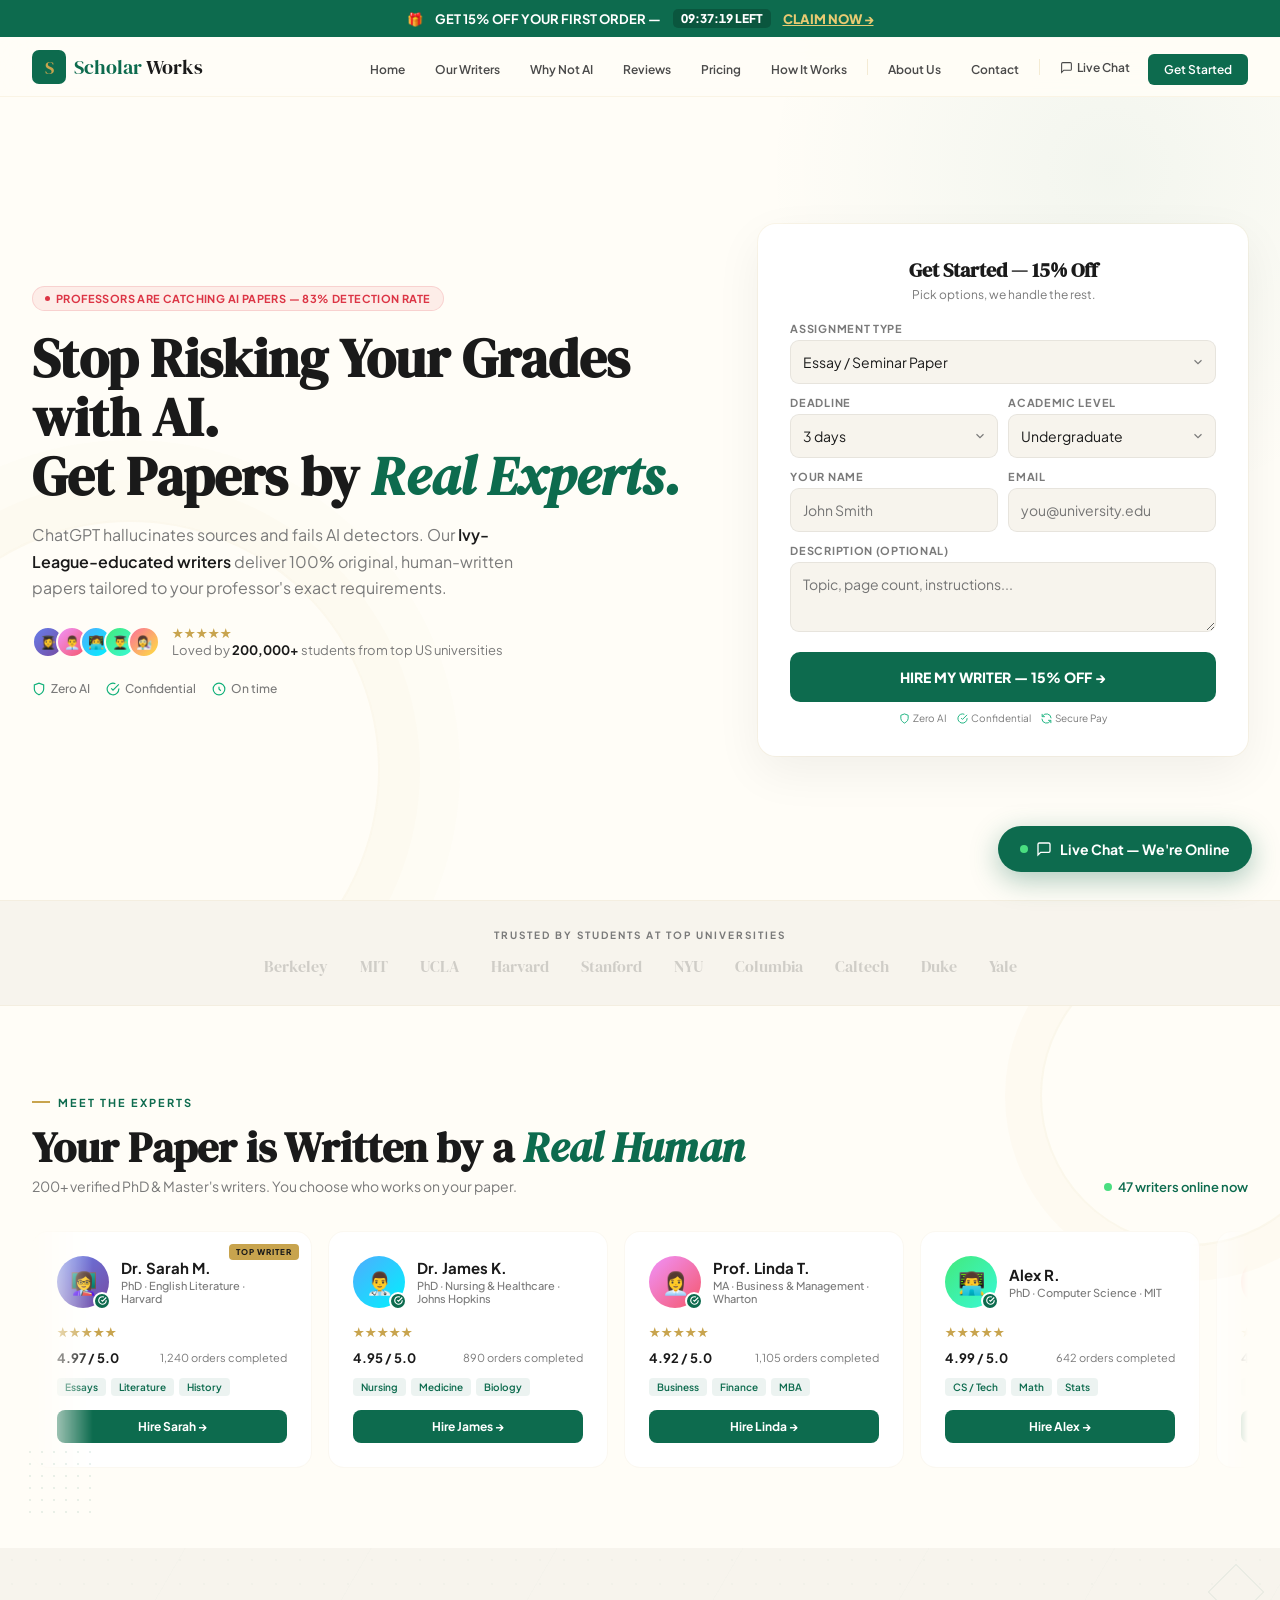
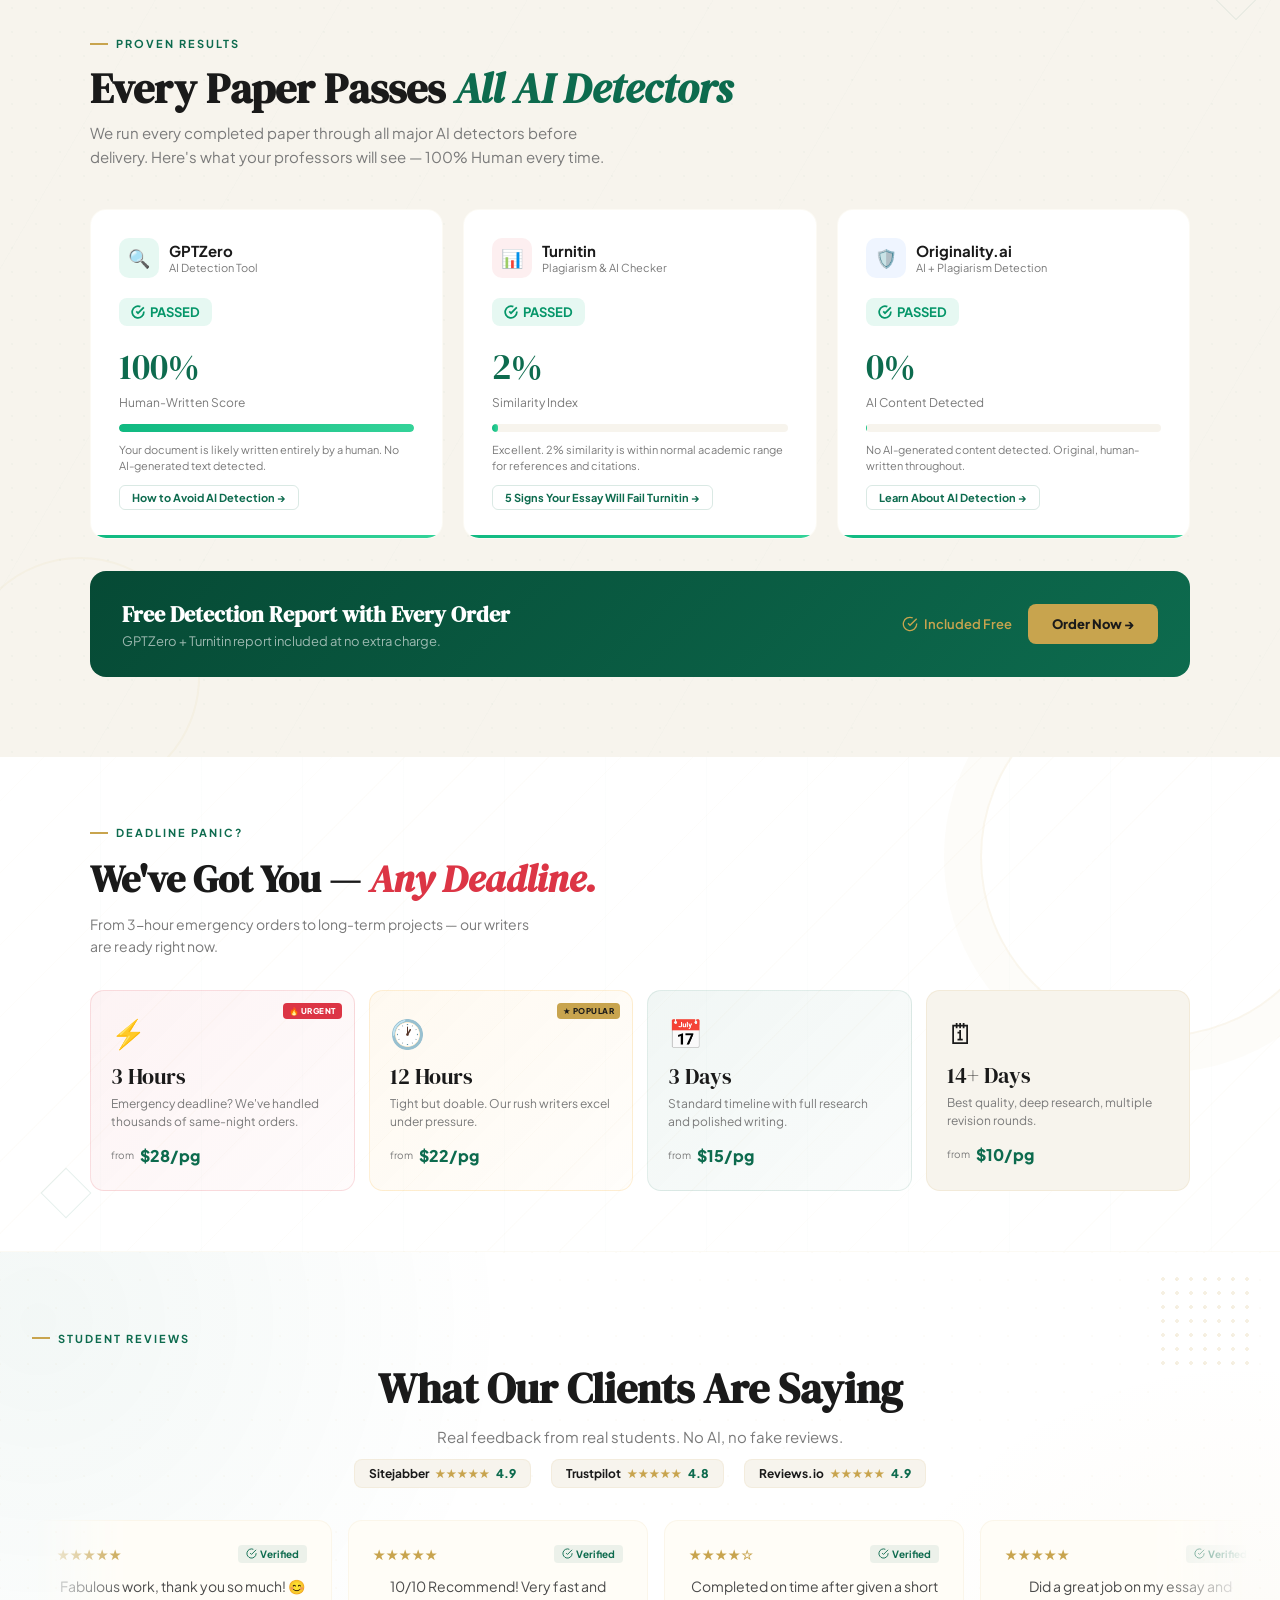
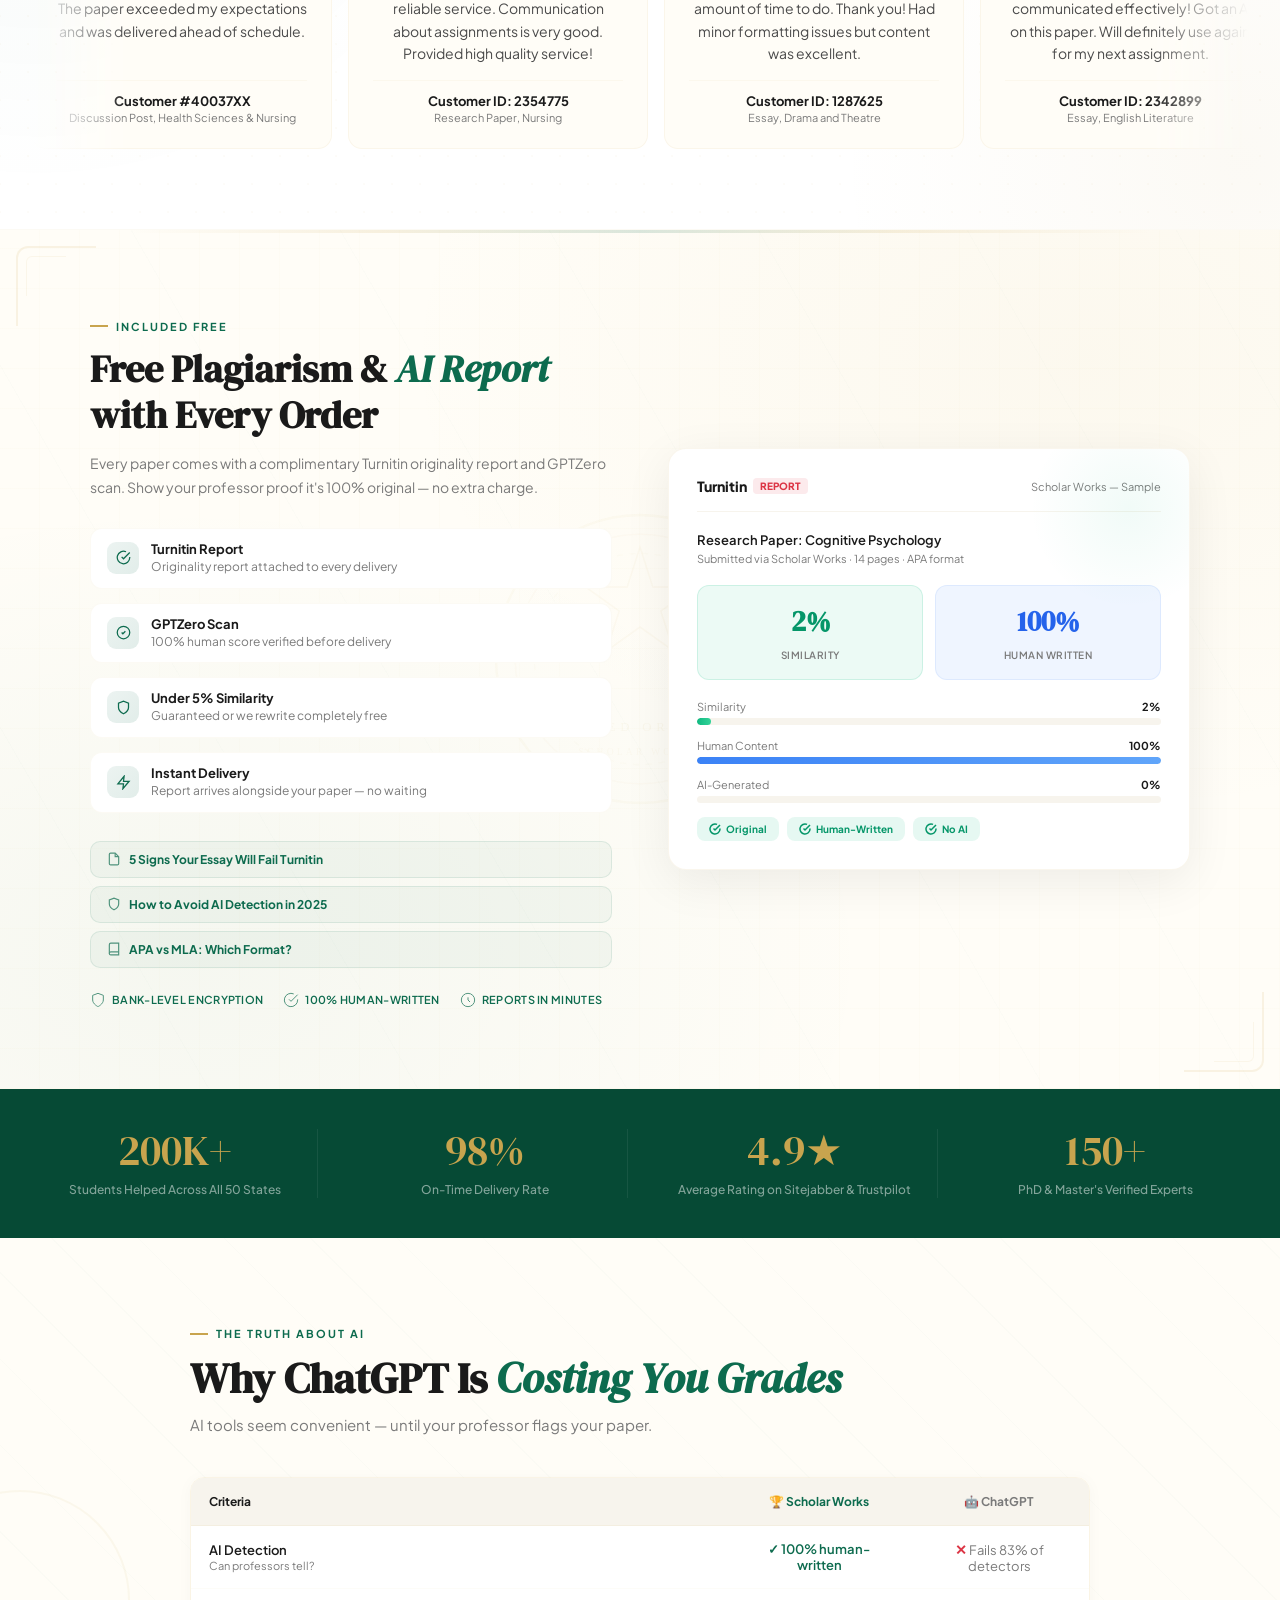
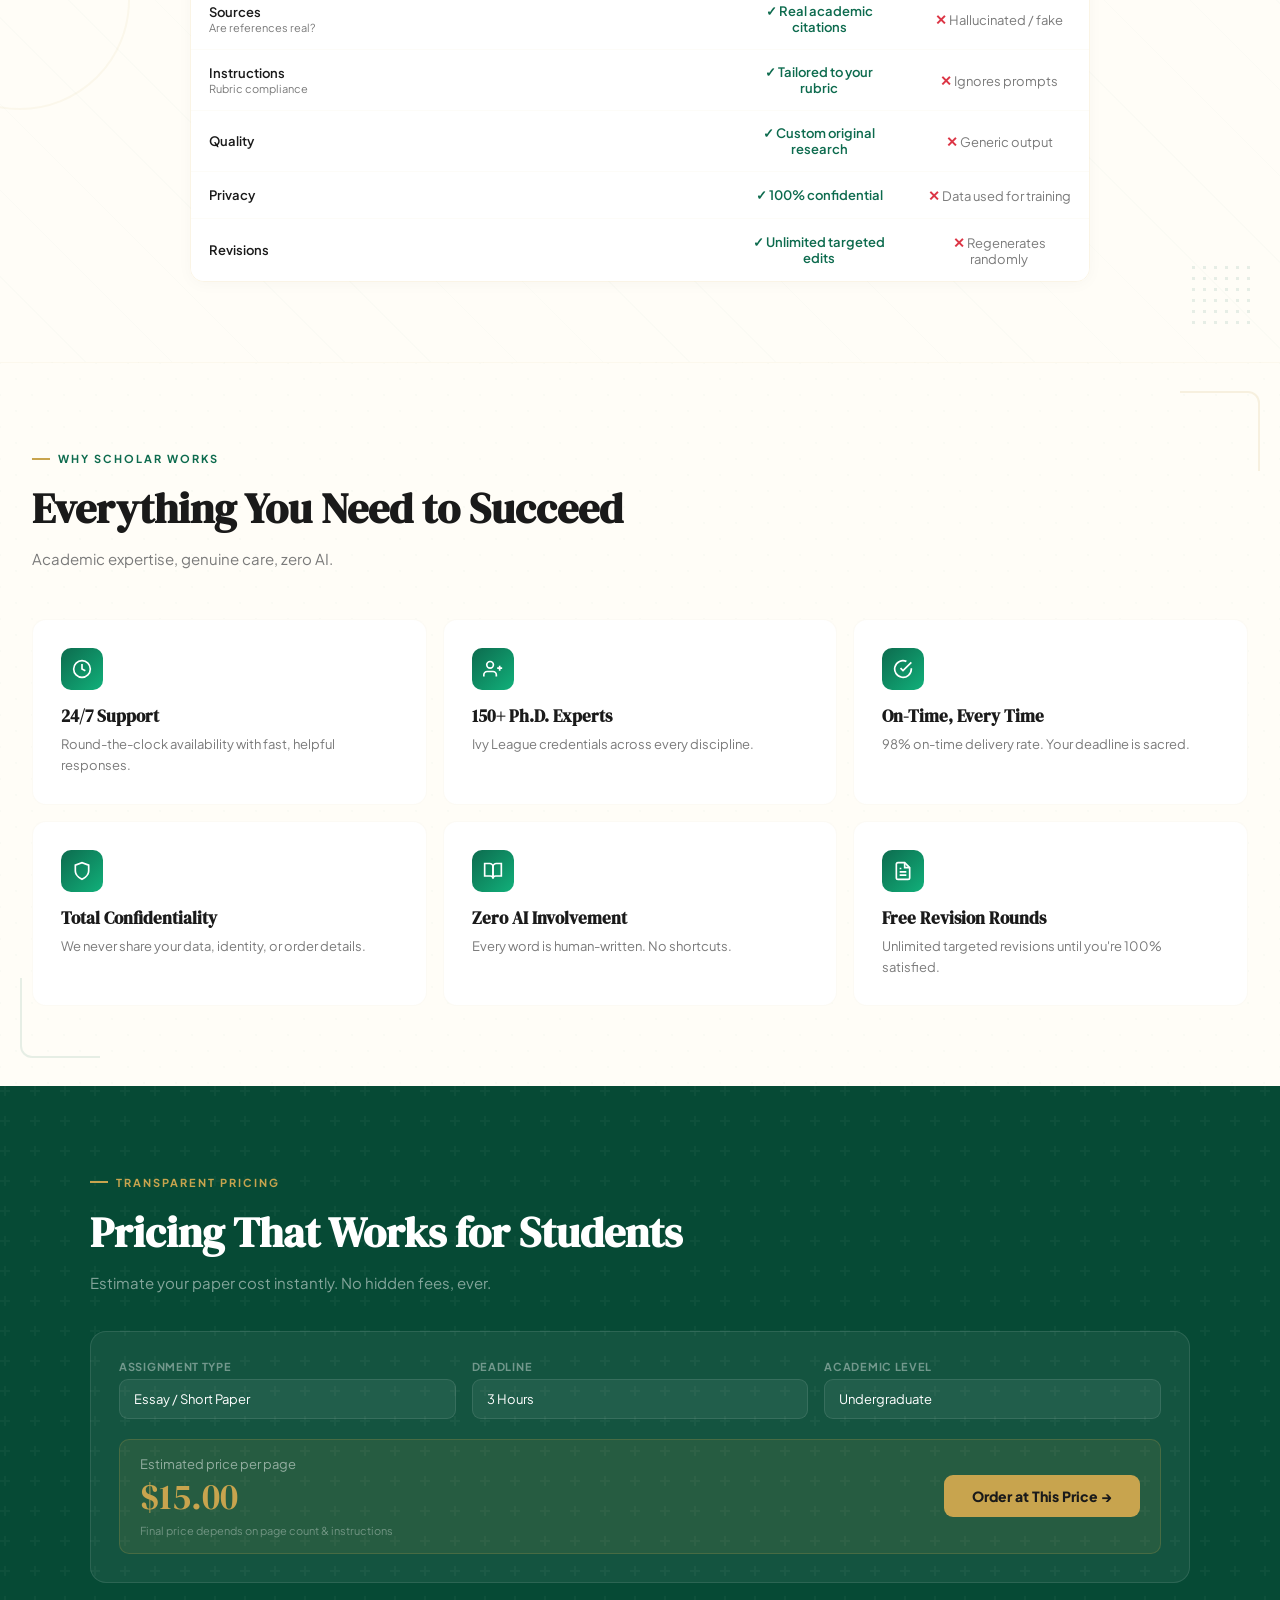
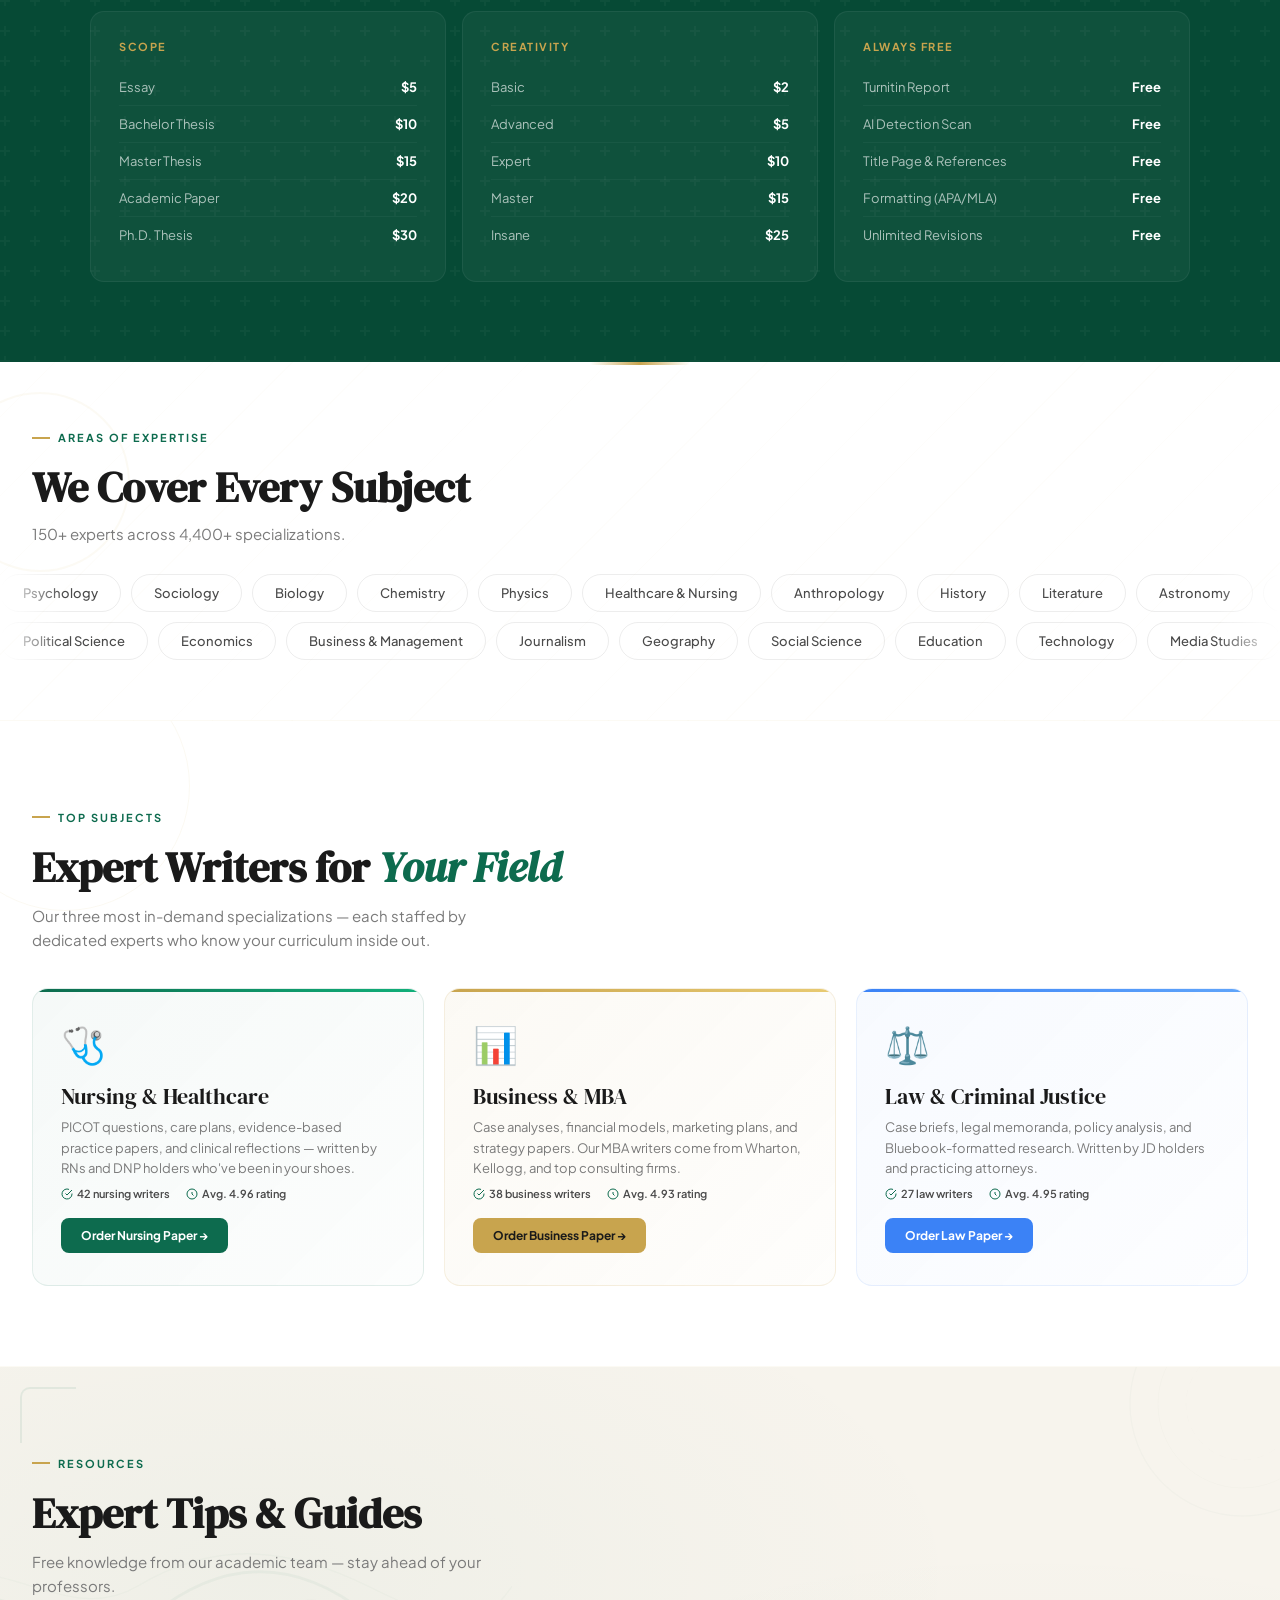
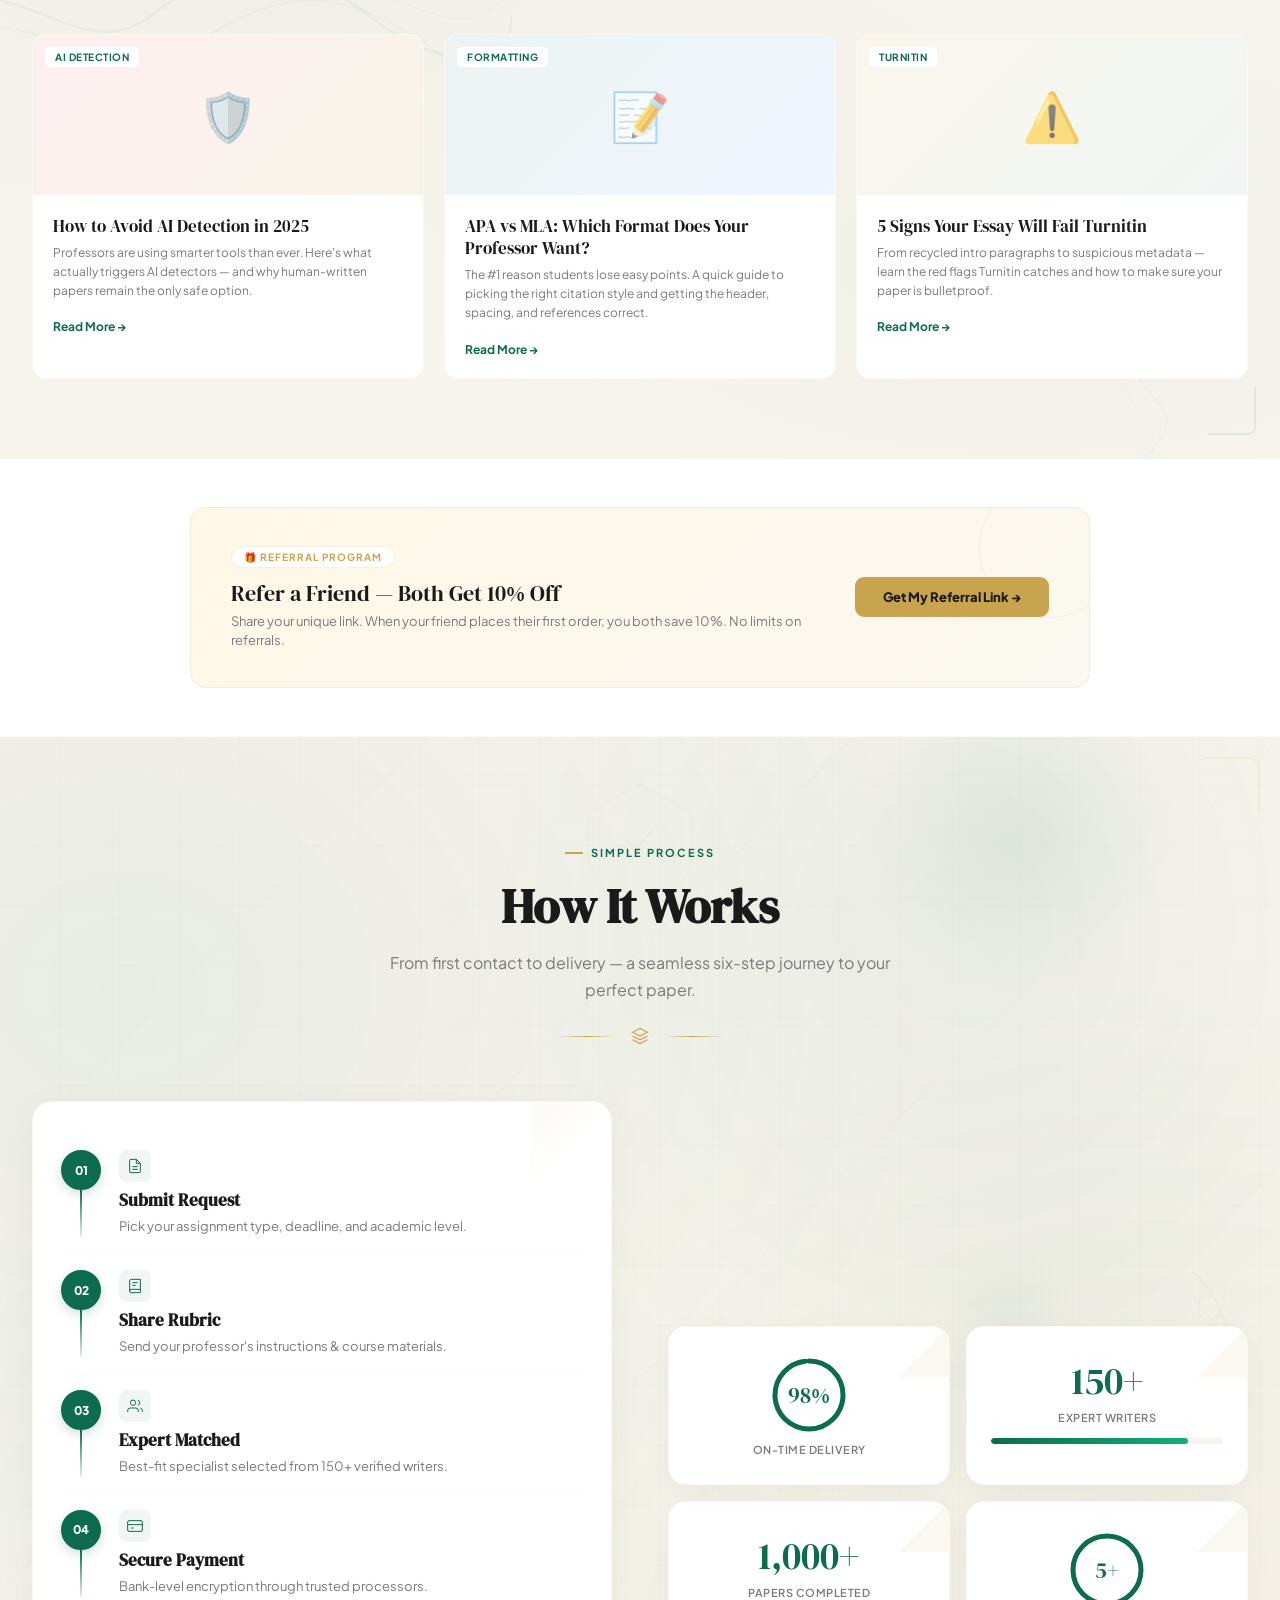
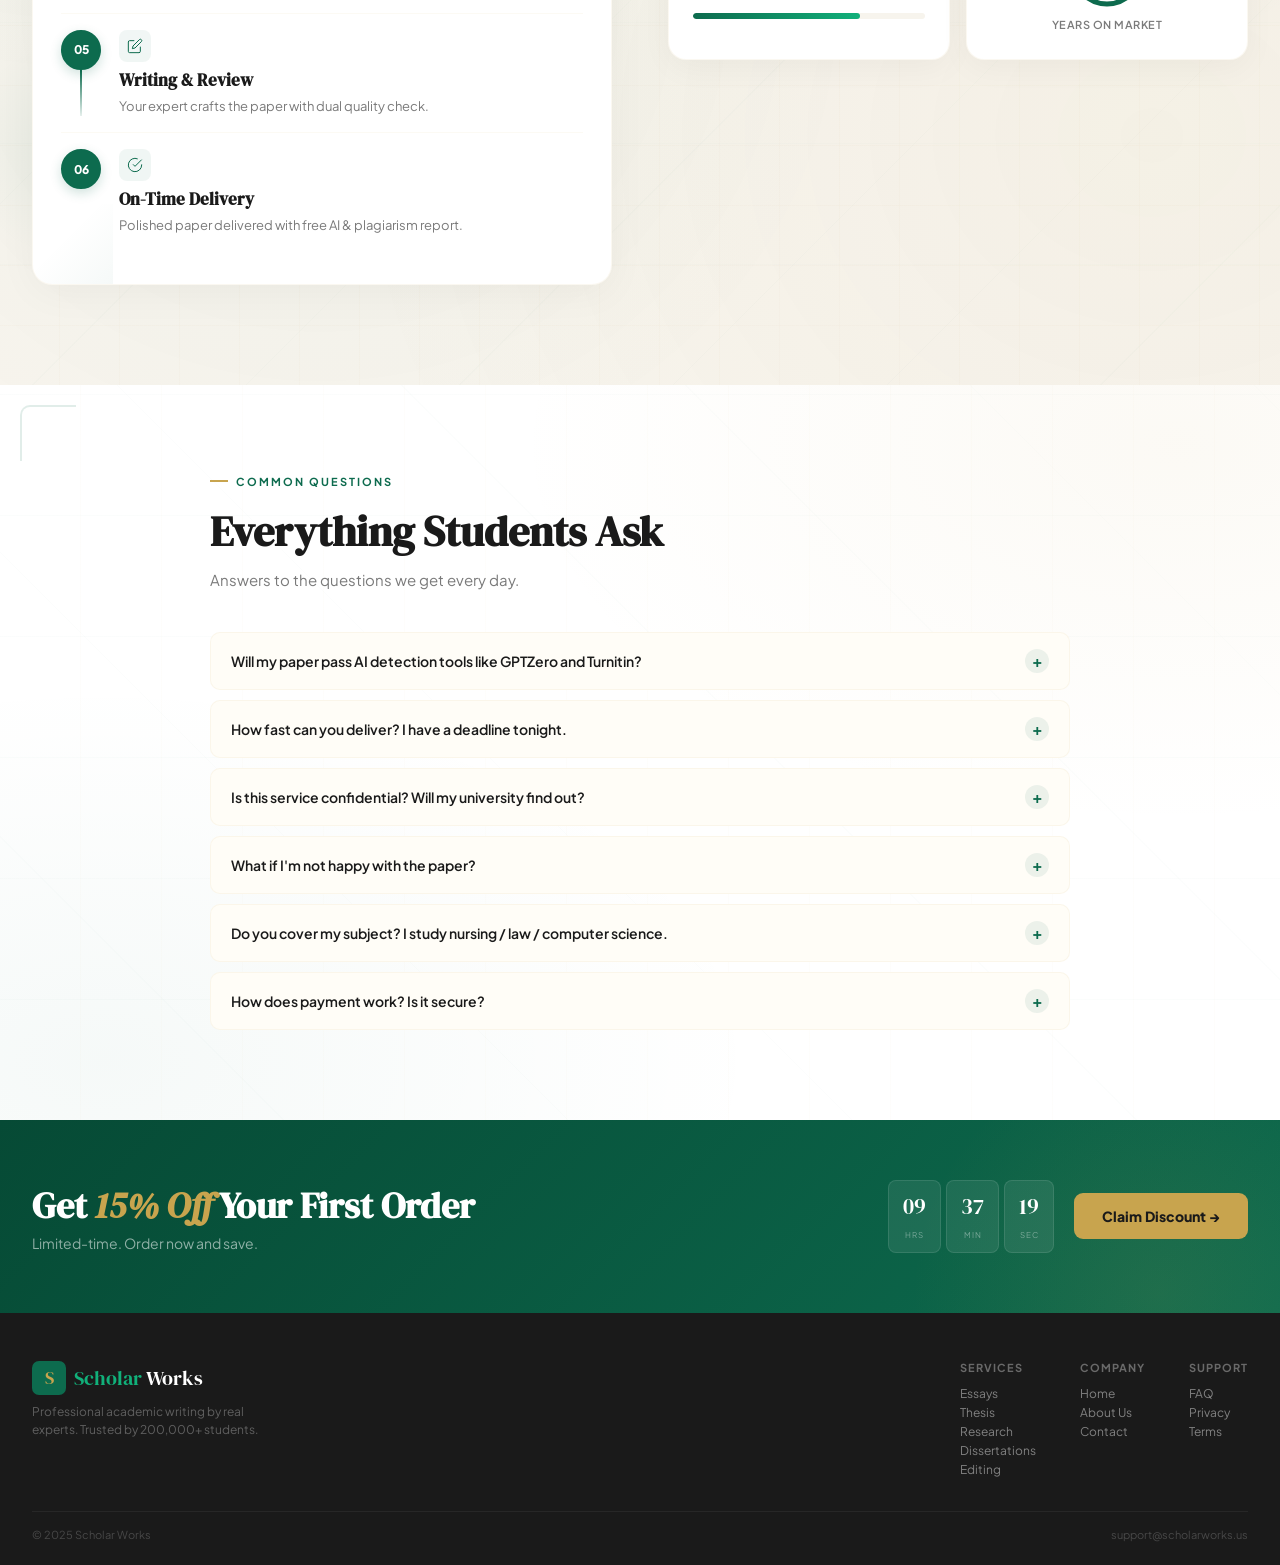
<file: index.html>
<!DOCTYPE html>
<html lang="en">
<head>
<meta charset="UTF-8">
<meta name="viewport" content="width=device-width, initial-scale=1.0">
<title>Scholar Works — Expert Academic Writing</title>
<link href="https://fonts.googleapis.com/css2?family=DM+Serif+Display:ital@0;1&family=Plus+Jakarta+Sans:wght@300;400;500;600;700;800&display=swap" rel="stylesheet">
<link rel="stylesheet" href="css/variables.css">
<link rel="stylesheet" href="css/base.css">
<link rel="stylesheet" href="css/nav.css">
<link rel="stylesheet" href="css/hero.css">
<link rel="stylesheet" href="css/writers.css">
<link rel="stylesheet" href="css/proof.css">
<link rel="stylesheet" href="css/content.css">
<link rel="stylesheet" href="css/pricing.css">
<link rel="stylesheet" href="css/process.css">
<link rel="stylesheet" href="css/extras.css">
<link rel="stylesheet" href="css/pages.css">
<link rel="stylesheet" href="css/footer.css">
<link rel="stylesheet" href="css/components.css">
<link rel="stylesheet" href="css/responsive.css">
</head>
<body>

<!-- PROMO BAR -->
<div class="pb"><span>🎁</span><span>GET <strong>15% OFF</strong> YOUR FIRST ORDER <span class="hm">—</span></span><span class="pt hm"><span id="ph">09</span>:<span id="pm">37</span>:<span id="ps">22</span> LEFT</span><a href="#" onclick="nav2('home');return false">CLAIM NOW →</a></div>

<!-- FLOATING CHAT BUTTON -->
<a class="fchat" href="mailto:support@scholarworks.us">
  <div class="fchat-dot"></div>
  <svg width="16" height="16" fill="none" stroke="currentColor" stroke-width="2" viewBox="0 0 24 24"><path d="M21 15a2 2 0 01-2 2H7l-4 4V5a2 2 0 012-2h14a2 2 0 012 2z"/></svg>
  Live Chat — We're Online
</a>

<!-- EXIT INTENT POPUP -->
<div class="exit-popup" id="exitPopup">
  <div class="exit-overlay" onclick="closeExit()"></div>
  <div class="exit-box">
    <button class="exit-close" onclick="closeExit()">✕</button>
    <span class="exit-emoji">⚡</span>
    <h2>Wait — Get <em>20% Off</em> Before You Go</h2>
    <p>Deadline panic? Drop your email and we'll send a 20% discount code + a free consultation with one of our PhD writers. No spam, ever.</p>
    <div class="exit-input-row">
      <input type="email" placeholder="your@university.edu">
      <button onclick="closeExit()">Claim 20% →</button>
    </div>
    <span class="exit-skip" onclick="closeExit()">No thanks, I'll pay full price</span>
  </div>
</div>

<!-- NAV -->
<nav id="nb">
  <a class="logo" onclick="nav2('home')"><div class="logo-i">S</div><div class="logo-t"><span>Scholar</span> Works</div></a>
  <ul class="nl" id="nls">
    <li><a onclick="nav2('home')" data-p="home">Home</a></li>
    <li><a onclick="goSec('writers-sec')">Our Writers</a></li>
    <li><a onclick="goSec('cmp-sec')">Why Not AI</a></li>
    <li><a onclick="goSec('rev-sec')">Reviews</a></li>
    <li><a onclick="goSec('pri-sec')">Pricing</a></li>
    <li><a onclick="goSec('proc-sec')">How It Works</a></li>
    <li><div class="sep"></div></li>
    <li><a onclick="nav2('about')" data-p="about">About Us</a></li>
    <li><a onclick="nav2('contact')" data-p="contact">Contact</a></li>
    <li><div class="sep"></div></li>
    <li><a href="#" onclick="document.getElementById('exitPopup').classList.add('show');return false" class="np"><svg width="13" height="13" fill="none" stroke="currentColor" stroke-width="2" viewBox="0 0 24 24"><path d="M21 15a2 2 0 01-2 2H7l-4 4V5a2 2 0 012-2h14a2 2 0 012 2z"/></svg> Live Chat</a></li>
    <li><a onclick="nav2('home')" class="cta">Get Started</a></li>
  </ul>
  <button class="bur" onclick="document.getElementById('nls').classList.toggle('mo')"><svg width="22" height="22" fill="none" stroke="currentColor" stroke-width="2" viewBox="0 0 24 24"><path d="M3 12h18M3 6h18M3 18h18"/></svg></button>
</nav>

<!-- ========== HOME ========== -->
<div class="pg on" id="pg-home">

<!-- HERO -->
<section class="hero">
  <div class="hg">
    <div>
      <div class="up"><div class="pd"></div><span>Professors are catching AI papers — 83% detection rate</span></div>
      <h1>Stop Risking Your Grades with AI.<br>Get Papers by <em>Real Experts.</em></h1>
      <p class="hsub">ChatGPT hallucinates sources and fails AI detectors. Our <strong>Ivy-League-educated writers</strong> deliver 100% original, human-written papers tailored to your professor's exact requirements.</p>
      <a href="#mobile-form" class="mqc">HIRE MY WRITER — 15% OFF →</a>
      <div class="sp"><div class="avs"><div class="av a1">👩‍🎓</div><div class="av a2">👨‍💼</div><div class="av a3">👩‍💻</div><div class="av a4">👨‍🎓</div><div class="av a5">👩‍🔬</div></div><div class="pt2"><span class="st">★★★★★</span><br>Loved by <strong>200,000+</strong> students from top US universities</div></div>
      <div class="tr"><div class="tb"><svg viewBox="0 0 24 24" fill="none" stroke="currentColor" stroke-width="2"><path d="M12 22s8-4 8-10V5l-8-3-8 3v7c0 6 8 10 8 10z"/></svg>Zero AI</div><div class="tb"><svg viewBox="0 0 24 24" fill="none" stroke="currentColor" stroke-width="2"><path d="M22 11.08V12a10 10 0 11-5.93-9.14"/><path d="M22 4L12 14.01l-3-3"/></svg>Confidential</div><div class="tb"><svg viewBox="0 0 24 24" fill="none" stroke="currentColor" stroke-width="2"><path d="M12 8v4l3 3"/><circle cx="12" cy="12" r="10"/></svg>On time</div></div>
      <div class="hms"><div class="hm-s"><strong>5+</strong><span>Years</span></div><div class="hm-s"><strong>150+</strong><span>Experts</span></div><div class="hm-s"><strong>1K+</strong><span>Papers</span></div><div class="hm-s"><strong>98%</strong><span>On-Time</span></div></div>
    </div>
    <div class="hfw" id="mobile-form">
      <div class="hf">
        <div class="fh"><h3>Get Started — 15% Off</h3><p>Pick options, we handle the rest.</p></div>
        <div class="fg"><label class="fl">Assignment type</label><select class="fs"><option>Essay / Seminar Paper</option><option>Research Paper</option><option>Case Study</option><option>Lab Report</option><option>Literature Review</option><option>Bachelor Thesis</option><option>Master Thesis</option><option>Dissertation / PhD</option><option>Editing & Proofreading</option><option>Other</option></select></div>
        <div class="frow"><div class="fg"><label class="fl">Deadline</label><select class="fs"><option>3 hours (Urgent)</option><option>12 hours</option><option>24 hours</option><option selected>3 days</option><option>7 days</option><option>14+ days</option></select></div><div class="fg"><label class="fl">Academic Level</label><select class="fs"><option>High School</option><option selected>Undergraduate</option><option>Master's</option><option>Ph.D.</option></select></div></div>
        <div class="frow"><div class="fg"><label class="fl">Your name</label><input type="text" class="fi" placeholder="John Smith"></div><div class="fg"><label class="fl">Email</label><input type="email" class="fi" placeholder="you@university.edu"></div></div>
        <div class="fg"><label class="fl">Description (optional)</label><textarea class="fta" placeholder="Topic, page count, instructions..."></textarea></div>
        <button class="fsub">HIRE MY WRITER — 15% OFF →</button>
        <div class="fmi"><span><svg viewBox="0 0 24 24" fill="none" stroke="currentColor" stroke-width="2"><path d="M12 22s8-4 8-10V5l-8-3-8 3v7c0 6 8 10 8 10z"/></svg>Zero AI</span><span><svg viewBox="0 0 24 24" fill="none" stroke="currentColor" stroke-width="2"><path d="M22 11.08V12a10 10 0 11-5.93-9.14"/><path d="M22 4L12 14.01l-3-3"/></svg>Confidential</span><span><svg viewBox="0 0 24 24" fill="none" stroke="currentColor" stroke-width="2"><path d="M2.5 2v6h6M21.5 22v-6h-6"/><path d="M22 11.5A10 10 0 003.2 7.2M2 12.5a10 10 0 0018.8 4.3"/></svg>Secure Pay</span></div>
      </div>
    </div>
  </div>
</section>

<!-- TRUST BAR — UNIVERSITIES -->
<div class="tbar"><div class="tlb">Trusted by Students at Top Universities</div><div class="tlogos"><span class="tl">Berkeley</span><span class="tl">MIT</span><span class="tl">UCLA</span><span class="tl">Harvard</span><span class="tl">Stanford</span><span class="tl">NYU</span><span class="tl">Columbia</span><span class="tl">Caltech</span><span class="tl">Duke</span><span class="tl">Yale</span></div></div>



<!-- ★ NEW: WRITERS SHOWCASE -->
<section class="writers" id="writers-sec">
  <div class="writers-in">
    <div class="writers-head rv">
      <div class="writers-head-l">
        <div class="stag rv">Meet the Experts</div>
        <h2>Your Paper is Written by a <em>Real Human</em></h2>
        <p>200+ verified PhD & Master's writers. You choose who works on your paper.</p>
      </div>
      <div class="writers-online"><div class="writers-online-dot"></div>47 writers online now</div>
    </div>
    <div class="writers-track-wrap">
      <div class="writers-track" id="writersTrack">
        <div class="wcard wcard-featured">
          <div class="wcard-top">
            <div class="wavatar a1" style="background:linear-gradient(135deg,#667eea,#764ba2)">👩‍🏫
              <div class="wavatar-badge"><svg viewBox="0 0 24 24" fill="none" stroke="currentColor" stroke-width="3"><path d="M22 11.08V12a10 10 0 11-5.93-9.14"/><path d="M22 4L12 14.01l-3-3"/></svg></div>
            </div>
            <div><div class="wname">Dr. Sarah M.</div><div class="wdeg">PhD · English Literature · Harvard</div></div>
          </div>
          <div class="wstars">★★★★★</div>
          <div class="wrating-row"><span class="wrating">4.97 / 5.0</span><span class="worders">1,240 orders completed</span></div>
          <div class="wtags"><span class="wtag">Essays</span><span class="wtag">Literature</span><span class="wtag">History</span></div>
          <button class="whire">Hire Sarah →</button>
        </div>
        <div class="wcard">
          <div class="wcard-top">
            <div class="wavatar" style="background:linear-gradient(135deg,#4facfe,#00f2fe)">👨‍⚕️
              <div class="wavatar-badge"><svg viewBox="0 0 24 24" fill="none" stroke="currentColor" stroke-width="3"><path d="M22 11.08V12a10 10 0 11-5.93-9.14"/><path d="M22 4L12 14.01l-3-3"/></svg></div>
            </div>
            <div><div class="wname">Dr. James K.</div><div class="wdeg">PhD · Nursing & Healthcare · Johns Hopkins</div></div>
          </div>
          <div class="wstars">★★★★★</div>
          <div class="wrating-row"><span class="wrating">4.95 / 5.0</span><span class="worders">890 orders completed</span></div>
          <div class="wtags"><span class="wtag">Nursing</span><span class="wtag">Medicine</span><span class="wtag">Biology</span></div>
          <button class="whire">Hire James →</button>
        </div>
        <div class="wcard">
          <div class="wcard-top">
            <div class="wavatar" style="background:linear-gradient(135deg,#f093fb,#f5576c)">👩‍💼
              <div class="wavatar-badge"><svg viewBox="0 0 24 24" fill="none" stroke="currentColor" stroke-width="3"><path d="M22 11.08V12a10 10 0 11-5.93-9.14"/><path d="M22 4L12 14.01l-3-3"/></svg></div>
            </div>
            <div><div class="wname">Prof. Linda T.</div><div class="wdeg">MA · Business & Management · Wharton</div></div>
          </div>
          <div class="wstars">★★★★★</div>
          <div class="wrating-row"><span class="wrating">4.92 / 5.0</span><span class="worders">1,105 orders completed</span></div>
          <div class="wtags"><span class="wtag">Business</span><span class="wtag">Finance</span><span class="wtag">MBA</span></div>
          <button class="whire">Hire Linda →</button>
        </div>
        <div class="wcard">
          <div class="wcard-top">
            <div class="wavatar" style="background:linear-gradient(135deg,#43e97b,#38f9d7)">👨‍💻
              <div class="wavatar-badge"><svg viewBox="0 0 24 24" fill="none" stroke="currentColor" stroke-width="3"><path d="M22 11.08V12a10 10 0 11-5.93-9.14"/><path d="M22 4L12 14.01l-3-3"/></svg></div>
            </div>
            <div><div class="wname">Alex R.</div><div class="wdeg">PhD · Computer Science · MIT</div></div>
          </div>
          <div class="wstars">★★★★★</div>
          <div class="wrating-row"><span class="wrating">4.99 / 5.0</span><span class="worders">642 orders completed</span></div>
          <div class="wtags"><span class="wtag">CS / Tech</span><span class="wtag">Math</span><span class="wtag">Stats</span></div>
          <button class="whire">Hire Alex →</button>
        </div>
        <div class="wcard">
          <div class="wcard-top">
            <div class="wavatar" style="background:linear-gradient(135deg,#ff9a9e,#fad0c4)">👩‍🔬
              <div class="wavatar-badge"><svg viewBox="0 0 24 24" fill="none" stroke="currentColor" stroke-width="3"><path d="M22 11.08V12a10 10 0 11-5.93-9.14"/><path d="M22 4L12 14.01l-3-3"/></svg></div>
            </div>
            <div><div class="wname">Dr. Maria L.</div><div class="wdeg">PhD · Psychology · Stanford</div></div>
          </div>
          <div class="wstars">★★★★★</div>
          <div class="wrating-row"><span class="wrating">4.96 / 5.0</span><span class="worders">978 orders completed</span></div>
          <div class="wtags"><span class="wtag">Psychology</span><span class="wtag">Sociology</span><span class="wtag">Research</span></div>
          <button class="whire">Hire Maria →</button>
        </div>
        <div class="wcard">
          <div class="wcard-top">
            <div class="wavatar" style="background:linear-gradient(135deg,#a18cd1,#fbc2eb)">👨‍🎓
              <div class="wavatar-badge"><svg viewBox="0 0 24 24" fill="none" stroke="currentColor" stroke-width="3"><path d="M22 11.08V12a10 10 0 11-5.93-9.14"/><path d="M22 4L12 14.01l-3-3"/></svg></div>
            </div>
            <div><div class="wname">Prof. David W.</div><div class="wdeg">PhD · Political Science · Columbia</div></div>
          </div>
          <div class="wstars">★★★★★</div>
          <div class="wrating-row"><span class="wrating">4.94 / 5.0</span><span class="worders">715 orders completed</span></div>
          <div class="wtags"><span class="wtag">Political Sci</span><span class="wtag">Law</span><span class="wtag">Ethics</span></div>
          <button class="whire">Hire David →</button>
        </div>
        <div class="wcard">
          <div class="wcard-top">
            <div class="wavatar" style="background:linear-gradient(135deg,#ffecd2,#fcb69f)">👩‍⚕️
              <div class="wavatar-badge"><svg viewBox="0 0 24 24" fill="none" stroke="currentColor" stroke-width="3"><path d="M22 11.08V12a10 10 0 11-5.93-9.14"/><path d="M22 4L12 14.01l-3-3"/></svg></div>
            </div>
            <div><div class="wname">Dr. Rachel P.</div><div class="wdeg">PhD · Biology & Chemistry · Yale</div></div>
          </div>
          <div class="wstars">★★★★★</div>
          <div class="wrating-row"><span class="wrating">4.98 / 5.0</span><span class="worders">1,032 orders completed</span></div>
          <div class="wtags"><span class="wtag">Biology</span><span class="wtag">Chemistry</span><span class="wtag">Lab Reports</span></div>
          <button class="whire">Hire Rachel →</button>
        </div>
        <div class="wcard">
          <div class="wcard-top">
            <div class="wavatar" style="background:linear-gradient(135deg,#89f7fe,#66a6ff)">👨‍🏫
              <div class="wavatar-badge"><svg viewBox="0 0 24 24" fill="none" stroke="currentColor" stroke-width="3"><path d="M22 11.08V12a10 10 0 11-5.93-9.14"/><path d="M22 4L12 14.01l-3-3"/></svg></div>
            </div>
            <div><div class="wname">Prof. Michael B.</div><div class="wdeg">MA · Education & Pedagogy · UCLA</div></div>
          </div>
          <div class="wstars">★★★★★</div>
          <div class="wrating-row"><span class="wrating">4.91 / 5.0</span><span class="worders">867 orders completed</span></div>
          <div class="wtags"><span class="wtag">Education</span><span class="wtag">Pedagogy</span><span class="wtag">APA</span></div>
          <button class="whire">Hire Michael →</button>
        </div>
        <div class="wcard">
          <div class="wcard-top">
            <div class="wavatar" style="background:linear-gradient(135deg,#fddb92,#d1fdff)">👩‍💻
              <div class="wavatar-badge"><svg viewBox="0 0 24 24" fill="none" stroke="currentColor" stroke-width="3"><path d="M22 11.08V12a10 10 0 11-5.93-9.14"/><path d="M22 4L12 14.01l-3-3"/></svg></div>
            </div>
            <div><div class="wname">Dr. Olivia N.</div><div class="wdeg">PhD · Economics · Princeton</div></div>
          </div>
          <div class="wstars">★★★★★</div>
          <div class="wrating-row"><span class="wrating">4.93 / 5.0</span><span class="worders">534 orders completed</span></div>
          <div class="wtags"><span class="wtag">Economics</span><span class="wtag">Accounting</span><span class="wtag">Finance</span></div>
          <button class="whire">Hire Olivia →</button>
        </div>
        <div class="wcard">
          <div class="wcard-top">
            <div class="wavatar" style="background:linear-gradient(135deg,#f6d365,#fda085)">👨‍🔬
              <div class="wavatar-badge"><svg viewBox="0 0 24 24" fill="none" stroke="currentColor" stroke-width="3"><path d="M22 11.08V12a10 10 0 11-5.93-9.14"/><path d="M22 4L12 14.01l-3-3"/></svg></div>
            </div>
            <div><div class="wname">Dr. Kevin S.</div><div class="wdeg">PhD · Sociology · U of Chicago</div></div>
          </div>
          <div class="wstars">★★★★★</div>
          <div class="wrating-row"><span class="wrating">4.94 / 5.0</span><span class="worders">763 orders completed</span></div>
          <div class="wtags"><span class="wtag">Sociology</span><span class="wtag">Research</span><span class="wtag">APA</span></div>
          <button class="whire">Hire Kevin →</button>
        </div>
        <div class="wcard">
          <div class="wcard-top">
            <div class="wavatar" style="background:linear-gradient(135deg,#e0c3fc,#8ec5fc)">👩‍🎨
              <div class="wavatar-badge"><svg viewBox="0 0 24 24" fill="none" stroke="currentColor" stroke-width="3"><path d="M22 11.08V12a10 10 0 11-5.93-9.14"/><path d="M22 4L12 14.01l-3-3"/></svg></div>
            </div>
            <div><div class="wname">Prof. Emma H.</div><div class="wdeg">MA · Communications · NYU</div></div>
          </div>
          <div class="wstars">★★★★★</div>
          <div class="wrating-row"><span class="wrating">4.90 / 5.0</span><span class="worders">612 orders completed</span></div>
          <div class="wtags"><span class="wtag">Media</span><span class="wtag">Journalism</span><span class="wtag">PR</span></div>
          <button class="whire">Hire Emma →</button>
        </div>
        <div class="wcard">
          <div class="wcard-top">
            <div class="wavatar" style="background:linear-gradient(135deg,#5ee7df,#b490ca)">👨‍🏫
              <div class="wavatar-badge"><svg viewBox="0 0 24 24" fill="none" stroke="currentColor" stroke-width="3"><path d="M22 11.08V12a10 10 0 11-5.93-9.14"/><path d="M22 4L12 14.01l-3-3"/></svg></div>
            </div>
            <div><div class="wname">Dr. Daniel F.</div><div class="wdeg">PhD · Mathematics · Caltech</div></div>
          </div>
          <div class="wstars">★★★★★</div>
          <div class="wrating-row"><span class="wrating">4.98 / 5.0</span><span class="worders">481 orders completed</span></div>
          <div class="wtags"><span class="wtag">Math</span><span class="wtag">Statistics</span><span class="wtag">Physics</span></div>
          <button class="whire">Hire Daniel →</button>
        </div>
        <div class="wcard">
          <div class="wcard-top">
            <div class="wavatar" style="background:linear-gradient(135deg,#c1dfc4,#deecdd)">👩‍🎓
              <div class="wavatar-badge"><svg viewBox="0 0 24 24" fill="none" stroke="currentColor" stroke-width="3"><path d="M22 11.08V12a10 10 0 11-5.93-9.14"/><path d="M22 4L12 14.01l-3-3"/></svg></div>
            </div>
            <div><div class="wname">Prof. Natasha V.</div><div class="wdeg">MA · History · Georgetown</div></div>
          </div>
          <div class="wstars">★★★★★</div>
          <div class="wrating-row"><span class="wrating">4.91 / 5.0</span><span class="worders">845 orders completed</span></div>
          <div class="wtags"><span class="wtag">History</span><span class="wtag">Humanities</span><span class="wtag">MLA</span></div>
          <button class="whire">Hire Natasha →</button>
        </div>
        <div class="wcard">
          <div class="wcard-top">
            <div class="wavatar" style="background:linear-gradient(135deg,#ff758c,#ff7eb3)">👨‍💼
              <div class="wavatar-badge"><svg viewBox="0 0 24 24" fill="none" stroke="currentColor" stroke-width="3"><path d="M22 11.08V12a10 10 0 11-5.93-9.14"/><path d="M22 4L12 14.01l-3-3"/></svg></div>
            </div>
            <div><div class="wname">Dr. Robert C.</div><div class="wdeg">PhD · Engineering · Georgia Tech</div></div>
          </div>
          <div class="wstars">★★★★★</div>
          <div class="wrating-row"><span class="wrating">4.96 / 5.0</span><span class="worders">592 orders completed</span></div>
          <div class="wtags"><span class="wtag">Engineering</span><span class="wtag">Tech</span><span class="wtag">CAD</span></div>
          <button class="whire">Hire Robert →</button>
        </div>
        <div class="wcard">
          <div class="wcard-top">
            <div class="wavatar" style="background:linear-gradient(135deg,#fbc2eb,#a6c1ee)">👩‍✏️
              <div class="wavatar-badge"><svg viewBox="0 0 24 24" fill="none" stroke="currentColor" stroke-width="3"><path d="M22 11.08V12a10 10 0 11-5.93-9.14"/><path d="M22 4L12 14.01l-3-3"/></svg></div>
            </div>
            <div><div class="wname">Prof. Jessica A.</div><div class="wdeg">MA · Creative Writing · Iowa</div></div>
          </div>
          <div class="wstars">★★★★★</div>
          <div class="wrating-row"><span class="wrating">4.95 / 5.0</span><span class="worders">1,156 orders completed</span></div>
          <div class="wtags"><span class="wtag">Writing</span><span class="wtag">Editing</span><span class="wtag">English</span></div>
          <button class="whire">Hire Jessica →</button>
        </div>
        <div class="wcard">
          <div class="wcard-top">
            <div class="wavatar" style="background:linear-gradient(135deg,#13547a,#80d0c7)">👨‍⚕️
              <div class="wavatar-badge"><svg viewBox="0 0 24 24" fill="none" stroke="currentColor" stroke-width="3"><path d="M22 11.08V12a10 10 0 11-5.93-9.14"/><path d="M22 4L12 14.01l-3-3"/></svg></div>
            </div>
            <div><div class="wname">Dr. Hassan M.</div><div class="wdeg">PhD · Public Health · Columbia</div></div>
          </div>
          <div class="wstars">★★★★★</div>
          <div class="wrating-row"><span class="wrating">4.97 / 5.0</span><span class="worders">703 orders completed</span></div>
          <div class="wtags"><span class="wtag">Public Health</span><span class="wtag">Nursing</span><span class="wtag">Research</span></div>
          <button class="whire">Hire Hassan →</button>
        </div>
        <div class="wcard">
          <div class="wcard-top">
            <div class="wavatar" style="background:linear-gradient(135deg,#d299c2,#fef9d7)">👩‍🏫
              <div class="wavatar-badge"><svg viewBox="0 0 24 24" fill="none" stroke="currentColor" stroke-width="3"><path d="M22 11.08V12a10 10 0 11-5.93-9.14"/><path d="M22 4L12 14.01l-3-3"/></svg></div>
            </div>
            <div><div class="wname">Prof. Anna K.</div><div class="wdeg">MA · Philosophy · Oxford</div></div>
          </div>
          <div class="wstars">★★★★★</div>
          <div class="wrating-row"><span class="wrating">4.93 / 5.0</span><span class="worders">528 orders completed</span></div>
          <div class="wtags"><span class="wtag">Philosophy</span><span class="wtag">Ethics</span><span class="wtag">Logic</span></div>
          <button class="whire">Hire Anna →</button>
        </div>
      </div>
    </div>
  </div>
</section>

<!-- ★ NEW: AI DETECTOR RESULTS -->
<section class="aidet" id="aidet-sec">
  <div class="aidet-in">
    <div class="aidet-head rv">
      <div class="stag rv">Proven Results</div>
      <h2>Every Paper Passes <em>All AI Detectors</em></h2>
      <p>We run every completed paper through all major AI detectors before delivery. Here's what your professors will see — 100% Human every time.</p>
    </div>
    <div class="aidet-grid">
      <div class="aicard pass rv">
        <div class="aicard-logo">
          <div class="aicard-icon" style="background:rgba(16,185,129,.1)">🔍</div>
          <div><div class="aicard-name">GPTZero</div><div class="aicard-type">AI Detection Tool</div></div>
        </div>
        <div class="aicard-result"><span class="aicard-badge green"><svg viewBox="0 0 24 24" fill="none" stroke="currentColor" stroke-width="3"><path d="M22 11.08V12a10 10 0 11-5.93-9.14"/><path d="M22 4L12 14.01l-3-3"/></svg>PASSED</span></div>
        <div class="aicard-score">100%</div>
        <div class="aicard-label">Human-Written Score</div>
        <div class="aicard-bar"><div class="aicard-bar-fill green" style="width:100%"></div></div>
        <div class="aicard-note">Your document is likely written entirely by a human. No AI-generated text detected.</div>
        <a href="blog-ai-detection.html" class="aicard-blog-link">How to Avoid AI Detection →</a>
      </div>
      <div class="aicard pass rv">
        <div class="aicard-logo">
          <div class="aicard-icon" style="background:rgba(220,53,69,.08)">📊</div>
          <div><div class="aicard-name">Turnitin</div><div class="aicard-type">Plagiarism & AI Checker</div></div>
        </div>
        <div class="aicard-result"><span class="aicard-badge green"><svg viewBox="0 0 24 24" fill="none" stroke="currentColor" stroke-width="3"><path d="M22 11.08V12a10 10 0 11-5.93-9.14"/><path d="M22 4L12 14.01l-3-3"/></svg>PASSED</span></div>
        <div class="aicard-score">2%</div>
        <div class="aicard-label">Similarity Index</div>
        <div class="aicard-bar"><div class="aicard-bar-fill green" style="width:2%"></div></div>
        <div class="aicard-note">Excellent. 2% similarity is within normal academic range for references and citations.</div>
        <a href="blog-turnitin.html" class="aicard-blog-link">5 Signs Your Essay Will Fail Turnitin →</a>
      </div>
      <div class="aicard pass rv">
        <div class="aicard-logo">
          <div class="aicard-icon" style="background:rgba(59,130,246,.08)">🛡️</div>
          <div><div class="aicard-name">Originality.ai</div><div class="aicard-type">AI + Plagiarism Detection</div></div>
        </div>
        <div class="aicard-result"><span class="aicard-badge green"><svg viewBox="0 0 24 24" fill="none" stroke="currentColor" stroke-width="3"><path d="M22 11.08V12a10 10 0 11-5.93-9.14"/><path d="M22 4L12 14.01l-3-3"/></svg>PASSED</span></div>
        <div class="aicard-score">0%</div>
        <div class="aicard-label">AI Content Detected</div>
        <div class="aicard-bar"><div class="aicard-bar-fill green" style="width:0.5%"></div></div>
        <div class="aicard-note">No AI-generated content detected. Original, human-written throughout.</div>
        <a href="blog-ai-detection.html" class="aicard-blog-link">Learn About AI Detection →</a>
      </div>
    </div>
    <div class="aidet-bottom rv">
      <div class="aidet-bottom-l">
        <h3>Free Detection Report with Every Order</h3>
        <p>GPTZero + Turnitin report included at no extra charge.</p>
      </div>
      <div class="aidet-bottom-r">
        <div class="aidet-include"><svg viewBox="0 0 24 24" fill="none" stroke="currentColor" stroke-width="2"><path d="M22 11.08V12a10 10 0 11-5.93-9.14"/><path d="M22 4L12 14.01l-3-3"/></svg>Included Free</div>
        <button class="aidet-cta" onclick="nav2('home')">Order Now →</button>
      </div>
    </div>
  </div>
</section>

<!-- ★ NEW: URGENCY / DEADLINE BLOCK -->
<section class="urgency" id="urgency-sec">
  <div class="urgency-in">
    <div class="stag rv">Deadline Panic?</div>
    <h2 class="rv">We've Got You — <em>Any Deadline.</em></h2>
    <p class="urgency-sub rv">From 3-hour emergency orders to long-term projects — our writers are ready right now.</p>
    <div class="urgency-grid">
      <div class="ucard hot rv">
        <span class="ucard-badge badge-hot">🔥 URGENT</span>
        <span class="ucard-icon">⚡</span>
        <div class="ucard-time">3 Hours</div>
        <div class="ucard-desc">Emergency deadline? We've handled thousands of same-night orders.</div>
        <div class="ucard-price"><span class="ucard-from">from</span><span class="ucard-val">$28/pg</span></div>
      </div>
      <div class="ucard warm rv">
        <span class="ucard-badge badge-pop">★ POPULAR</span>
        <span class="ucard-icon">🕐</span>
        <div class="ucard-time">12 Hours</div>
        <div class="ucard-desc">Tight but doable. Our rush writers excel under pressure.</div>
        <div class="ucard-price"><span class="ucard-from">from</span><span class="ucard-val">$22/pg</span></div>
      </div>
      <div class="ucard cool rv">
        <span class="ucard-icon">📅</span>
        <div class="ucard-time">3 Days</div>
        <div class="ucard-desc">Standard timeline with full research and polished writing.</div>
        <div class="ucard-price"><span class="ucard-from">from</span><span class="ucard-val">$15/pg</span></div>
      </div>
      <div class="ucard chill rv">
        <span class="ucard-icon">🗓</span>
        <div class="ucard-time">14+ Days</div>
        <div class="ucard-desc">Best quality, deep research, multiple revision rounds.</div>
        <div class="ucard-price"><span class="ucard-from">from</span><span class="ucard-val">$10/pg</span></div>
      </div>
    </div>
  </div>
</section>

<!-- REVIEWS CAROUSEL -->
<section class="rev-section" id="rev-sec">
  <div class="rev-section-in">
  <div class="stag rv">Student Reviews</div>
  <h2 class="rv">What Our Clients Are Saying</h2>
  <p class="rev-desc rv">Real feedback from real students. No AI, no fake reviews.</p>
  <!-- ★ NEW: Platform ratings row -->
  <div class="rev-platforms rv">
    <div class="rev-plat"><span class="rev-plat-name">Sitejabber</span><span class="rev-plat-stars"> ★★★★★</span><span class="rev-plat-score"> 4.9</span></div>
    <div class="rev-plat"><span class="rev-plat-name">Trustpilot</span><span class="rev-plat-stars"> ★★★★★</span><span class="rev-plat-score"> 4.8</span></div>
    <div class="rev-plat"><span class="rev-plat-name">Reviews.io</span><span class="rev-plat-stars"> ★★★★★</span><span class="rev-plat-score"> 4.9</span></div>
  </div>
  <div class="rev-track-wrap">
    <div class="rev-track" id="revTrack">
      <div class="rev-card"><div class="rev-top"><span class="rev-stars">★★★★★</span><span class="rev-verified"><svg viewBox="0 0 24 24" fill="none" stroke="currentColor" stroke-width="2"><path d="M22 11.08V12a10 10 0 11-5.93-9.14"/><path d="M22 4L12 14.01l-3-3"/></svg>Verified</span></div><div class="rev-text">Fabulous work, thank you so much! 😊 The paper exceeded my expectations and was delivered ahead of schedule.</div><div class="rev-bottom"><div class="rev-author">Customer #40037XX</div><div class="rev-subject">Discussion Post, Health Sciences & Nursing</div></div></div>
      <div class="rev-card"><div class="rev-top"><span class="rev-stars">★★★★★</span><span class="rev-verified"><svg viewBox="0 0 24 24" fill="none" stroke="currentColor" stroke-width="2"><path d="M22 11.08V12a10 10 0 11-5.93-9.14"/><path d="M22 4L12 14.01l-3-3"/></svg>Verified</span></div><div class="rev-text">10/10 Recommend! Very fast and reliable service. Communication about assignments is very good. Provided high quality service!</div><div class="rev-bottom"><div class="rev-author">Customer ID: 2354775</div><div class="rev-subject">Research Paper, Nursing</div></div></div>
      <div class="rev-card"><div class="rev-top"><span class="rev-stars">★★★★☆</span><span class="rev-verified"><svg viewBox="0 0 24 24" fill="none" stroke="currentColor" stroke-width="2"><path d="M22 11.08V12a10 10 0 11-5.93-9.14"/><path d="M22 4L12 14.01l-3-3"/></svg>Verified</span></div><div class="rev-text">Completed on time after given a short amount of time to do. Thank you! Had minor formatting issues but content was excellent.</div><div class="rev-bottom"><div class="rev-author">Customer ID: 1287625</div><div class="rev-subject">Essay, Drama and Theatre</div></div></div>
      <div class="rev-card"><div class="rev-top"><span class="rev-stars">★★★★★</span><span class="rev-verified"><svg viewBox="0 0 24 24" fill="none" stroke="currentColor" stroke-width="2"><path d="M22 11.08V12a10 10 0 11-5.93-9.14"/><path d="M22 4L12 14.01l-3-3"/></svg>Verified</span></div><div class="rev-text">Did a great job on my essay and communicated effectively! Got an A on this paper. Will definitely use again for my next assignment.</div><div class="rev-bottom"><div class="rev-author">Customer ID: 2342899</div><div class="rev-subject">Essay, English Literature</div></div></div>
      <div class="rev-card"><div class="rev-top"><span class="rev-stars">★★★★★</span><span class="rev-verified"><svg viewBox="0 0 24 24" fill="none" stroke="currentColor" stroke-width="2"><path d="M22 11.08V12a10 10 0 11-5.93-9.14"/><path d="M22 4L12 14.01l-3-3"/></svg>Verified</span></div><div class="rev-text">She was responsive. After she tweaked the paper it was amazing!! NO AI USED!! JOB WELL DONE!!! Exactly what my professor wanted.</div><div class="rev-bottom"><div class="rev-author">Customer ID: 2331229</div><div class="rev-subject">Case Study, Business & Management</div></div></div>
      <div class="rev-card"><div class="rev-top"><span class="rev-stars">★★★★★</span><span class="rev-verified"><svg viewBox="0 0 24 24" fill="none" stroke="currentColor" stroke-width="2"><path d="M22 11.08V12a10 10 0 11-5.93-9.14"/><path d="M22 4L12 14.01l-3-3"/></svg>Verified</span></div><div class="rev-text">Great work! Essay was finished on time and meets expectations. Proper citations from real academic sources. Very impressed.</div><div class="rev-bottom"><div class="rev-author">Customer ID: 2333287</div><div class="rev-subject">Essay, Political Science</div></div></div>
      <div class="rev-card"><div class="rev-top"><span class="rev-stars">★★★★★</span><span class="rev-verified"><svg viewBox="0 0 24 24" fill="none" stroke="currentColor" stroke-width="2"><path d="M22 11.08V12a10 10 0 11-5.93-9.14"/><path d="M22 4L12 14.01l-3-3"/></svg>Verified</span></div><div class="rev-text">Passed Turnitin with 3% similarity, passed GPTZero with 100% human score. Exactly what I needed. Lifesaver before finals week!</div><div class="rev-bottom"><div class="rev-author">Customer ID: 2401558</div><div class="rev-subject">Thesis Chapter, Psychology</div></div></div>
      <div class="rev-card"><div class="rev-top"><span class="rev-stars">★★★★★</span><span class="rev-verified"><svg viewBox="0 0 24 24" fill="none" stroke="currentColor" stroke-width="2"><path d="M22 11.08V12a10 10 0 11-5.93-9.14"/><path d="M22 4L12 14.01l-3-3"/></svg>Verified</span></div><div class="rev-text">Incredible Work! So helpful and efficient. My professor said it was one of the best papers she's read this semester. Thank you!</div><div class="rev-bottom"><div class="rev-author">Customer ID: 638128</div><div class="rev-subject">Research Paper, Art History</div></div></div>
    </div>
  </div>
  </div>
</section>

<!-- ★ NEW: TURNITIN / PLAGIARISM REPORT BLOCK -->
<section class="turnitin" id="turnitin-sec">
  <!-- Decorative seal watermark -->
  <div class="turnitin-seal" aria-hidden="true">
    <svg viewBox="0 0 200 200" fill="none" xmlns="http://www.w3.org/2000/svg">
      <circle cx="100" cy="100" r="90" stroke="rgba(200,164,78,.07)" stroke-width="1.5"/>
      <circle cx="100" cy="100" r="78" stroke="rgba(200,164,78,.05)" stroke-width="1"/>
      <circle cx="100" cy="100" r="66" stroke="rgba(200,164,78,.04)" stroke-width="1" stroke-dasharray="4 4"/>
      <path d="M100 30L108 55H134L113 70L121 95L100 80L79 95L87 70L66 55H92L100 30Z" stroke="rgba(200,164,78,.08)" stroke-width="1" fill="none"/>
      <text x="100" y="145" text-anchor="middle" font-size="8" fill="rgba(200,164,78,.1)" font-family="serif" letter-spacing="3">VERIFIED ORIGINAL</text>
      <text x="100" y="160" text-anchor="middle" font-size="6" fill="rgba(200,164,78,.08)" font-family="serif" letter-spacing="2">SCHOLAR WORKS</text>
    </svg>
  </div>
  <!-- Corner filigree -->
  <div class="turnitin-filigree turnitin-filigree-tl" aria-hidden="true"></div>
  <div class="turnitin-filigree turnitin-filigree-br" aria-hidden="true"></div>

  <div class="turnitin-in">
    <div class="turnitin-l rv">
      <div class="stag rv">Included Free</div>
      <h2>Free Plagiarism & <em>AI Report</em> with Every Order</h2>
      <p>Every paper comes with a complimentary Turnitin originality report and GPTZero scan. Show your professor proof it's 100% original — no extra charge.</p>

      <div class="turnitin-perks">
        <div class="tperk"><div class="tperk-icon"><svg viewBox="0 0 24 24" fill="none" stroke="currentColor" stroke-width="2"><path d="M22 11.08V12a10 10 0 11-5.93-9.14"/><path d="M22 4L12 14.01l-3-3"/></svg></div><div><strong>Turnitin Report</strong><span>Originality report attached to every delivery</span></div></div>
        <div class="tperk"><div class="tperk-icon"><svg viewBox="0 0 24 24" fill="none" stroke="currentColor" stroke-width="2"><path d="M9 12l2 2 4-4"/><path d="M12 22c5.523 0 10-4.477 10-10S17.523 2 12 2 2 6.477 2 12s4.477 10 10 10z"/></svg></div><div><strong>GPTZero Scan</strong><span>100% human score verified before delivery</span></div></div>
        <div class="tperk"><div class="tperk-icon"><svg viewBox="0 0 24 24" fill="none" stroke="currentColor" stroke-width="2"><path d="M12 22s8-4 8-10V5l-8-3-8 3v7c0 6 8 10 8 10z"/></svg></div><div><strong>Under 5% Similarity</strong><span>Guaranteed or we rewrite completely free</span></div></div>
        <div class="tperk"><div class="tperk-icon"><svg viewBox="0 0 24 24" fill="none" stroke="currentColor" stroke-width="2"><path d="M13 2L3 14h9l-1 8 10-12h-9l1-8z"/></svg></div><div><strong>Instant Delivery</strong><span>Report arrives alongside your paper — no waiting</span></div></div>
      </div>

      <div class="turnitin-blog-links">
        <a href="blog-turnitin.html" class="turnitin-blog-btn"><svg viewBox="0 0 24 24" fill="none" stroke="currentColor" stroke-width="2" width="14" height="14"><path d="M14 2H6a2 2 0 00-2 2v16a2 2 0 002 2h12a2 2 0 002-2V8z"/><polyline points="14 2 14 8 20 8"/></svg>5 Signs Your Essay Will Fail Turnitin</a>
        <a href="blog-ai-detection.html" class="turnitin-blog-btn"><svg viewBox="0 0 24 24" fill="none" stroke="currentColor" stroke-width="2" width="14" height="14"><path d="M12 22s8-4 8-10V5l-8-3-8 3v7c0 6 8 10 8 10z"/></svg>How to Avoid AI Detection in 2025</a>
        <a href="blog-apa-vs-mla.html" class="turnitin-blog-btn"><svg viewBox="0 0 24 24" fill="none" stroke="currentColor" stroke-width="2" width="14" height="14"><path d="M4 19.5A2.5 2.5 0 016.5 17H20"/><path d="M6.5 2H20v20H6.5A2.5 2.5 0 014 19.5v-15A2.5 2.5 0 016.5 2z"/></svg>APA vs MLA: Which Format?</a>
      </div>

      <div class="turnitin-trust">
        <div class="turnitin-trust-item">
          <svg viewBox="0 0 24 24" fill="none" stroke="currentColor" stroke-width="1.5" width="16" height="16"><path d="M12 22s8-4 8-10V5l-8-3-8 3v7c0 6 8 10 8 10z"/></svg>
          Bank-Level Encryption
        </div>
        <div class="turnitin-trust-item">
          <svg viewBox="0 0 24 24" fill="none" stroke="currentColor" stroke-width="1.5" width="16" height="16"><path d="M22 11.08V12a10 10 0 11-5.93-9.14"/><path d="M22 4L12 14.01l-3-3"/></svg>
          100% Human-Written
        </div>
        <div class="turnitin-trust-item">
          <svg viewBox="0 0 24 24" fill="none" stroke="currentColor" stroke-width="1.5" width="16" height="16"><path d="M12 8v4l3 3"/><circle cx="12" cy="12" r="10"/></svg>
          Reports in Minutes
        </div>
      </div>
    </div>

    <div class="turnitin-r rv">
      <div class="turnitin-mock">
        <div class="turnitin-mock-glow"></div>
        <div class="turnitin-mock-header">
          <div class="tm-brand">Turnitin <span>REPORT</span></div>
          <div class="tm-date">Scholar Works — Sample</div>
        </div>
        <div class="tm-doc">Research Paper: Cognitive Psychology</div>
        <div class="tm-sub">Submitted via Scholar Works · 14 pages · APA format</div>
        <div class="tm-score-row">
          <div class="tm-score green"><span class="tm-score-val">2%</span><span class="tm-score-label">Similarity</span></div>
          <div class="tm-score blue"><span class="tm-score-val">100%</span><span class="tm-score-label">Human Written</span></div>
        </div>
        <div class="tm-bar-section">
          <div class="tm-bar-label"><span>Similarity</span><span>2%</span></div>
          <div class="tm-bar"><div class="tm-bar-fill g"></div></div>
        </div>
        <div class="tm-bar-section">
          <div class="tm-bar-label"><span>Human Content</span><span>100%</span></div>
          <div class="tm-bar"><div class="tm-bar-fill b"></div></div>
        </div>
        <div class="tm-bar-section">
          <div class="tm-bar-label"><span>AI-Generated</span><span>0%</span></div>
          <div class="tm-bar"><div class="tm-bar-fill r"></div></div>
        </div>
        <div class="tm-badge-row">
          <div class="tm-badge ok"><svg viewBox="0 0 24 24" fill="none" stroke="currentColor" stroke-width="3"><path d="M22 11.08V12a10 10 0 11-5.93-9.14"/><path d="M22 4L12 14.01l-3-3"/></svg>Original</div>
          <div class="tm-badge ok"><svg viewBox="0 0 24 24" fill="none" stroke="currentColor" stroke-width="3"><path d="M22 11.08V12a10 10 0 11-5.93-9.14"/><path d="M22 4L12 14.01l-3-3"/></svg>Human-Written</div>
          <div class="tm-badge ok"><svg viewBox="0 0 24 24" fill="none" stroke="currentColor" stroke-width="3"><path d="M22 11.08V12a10 10 0 11-5.93-9.14"/><path d="M22 4L12 14.01l-3-3"/></svg>No AI</div>
        </div>
      </div>
    </div>
  </div>
</section>

<!-- ★ SOCIAL PROOF NUMBERS BAR -->
<div class="spbar">
  <div class="spbar-in">
    <div class="spnum rv"><span class="spnum-val">200K+</span><span class="spnum-label">Students Helped Across All 50 States</span></div>
    <div class="spnum rv"><span class="spnum-val">98%</span><span class="spnum-label">On-Time Delivery Rate</span></div>
    <div class="spnum rv"><span class="spnum-val">4.9★</span><span class="spnum-label">Average Rating on Sitejabber & Trustpilot</span></div>
    <div class="spnum rv"><span class="spnum-val">150+</span><span class="spnum-label">PhD & Master's Verified Experts</span></div>
  </div>
</div>

<!-- COMPARE -->
<section class="cmp" id="cmp-sec">
  <div class="cmp-in">
    <div class="stag rv">The Truth About AI</div>
    <h2 class="rv">Why ChatGPT Is <em>Costing You Grades</em></h2>
    <p class="cmp-d rv">AI tools seem convenient — until your professor flags your paper.</p>
    <table class="ct rv"><thead><tr><th>Criteria</th><th class="cs">🏆 Scholar Works</th><th class="ca">🤖 ChatGPT</th></tr></thead><tbody>
      <tr><td><div class="cn">AI Detection</div><div class="csub">Can professors tell?</div></td><td class="vg swb">✓ 100% human-written</td><td class="vb"><span class="x">✕</span> Fails 83% of detectors</td></tr>
      <tr><td><div class="cn">Sources</div><div class="csub">Are references real?</div></td><td class="vg swb">✓ Real academic citations</td><td class="vb"><span class="x">✕</span> Hallucinated / fake</td></tr>
      <tr><td><div class="cn">Instructions</div><div class="csub">Rubric compliance</div></td><td class="vg swb">✓ Tailored to your rubric</td><td class="vb"><span class="x">✕</span> Ignores prompts</td></tr>
      <tr><td><div class="cn">Quality</div></td><td class="vg swb">✓ Custom original research</td><td class="vb"><span class="x">✕</span> Generic output</td></tr>
      <tr><td><div class="cn">Privacy</div></td><td class="vg swb">✓ 100% confidential</td><td class="vb"><span class="x">✕</span> Data used for training</td></tr>
      <tr><td><div class="cn">Revisions</div></td><td class="vg swb">✓ Unlimited targeted edits</td><td class="vb"><span class="x">✕</span> Regenerates randomly</td></tr>
    </tbody></table>
  </div>
</section>

<!-- FEATURES -->
<section class="wh" id="wh-sec">
  <div class="stag rv">Why Scholar Works</div>
  <h2 class="rv">Everything You Need to Succeed</h2>
  <p class="whd rv">Academic expertise, genuine care, zero AI.</p>
  <div class="fg2">
    <div class="fc rv"><div class="fic"><svg width="20" height="20" fill="none" stroke="currentColor" stroke-width="2" viewBox="0 0 24 24"><circle cx="12" cy="12" r="10"/><path d="M12 6v6l4 2"/></svg></div><h3>24/7 Support</h3><p>Round-the-clock availability with fast, helpful responses.</p></div>
    <div class="fc rv"><div class="fic"><svg width="20" height="20" fill="none" stroke="currentColor" stroke-width="2" viewBox="0 0 24 24"><path d="M16 21v-2a4 4 0 00-4-4H5a4 4 0 00-4 4v2"/><circle cx="8.5" cy="7" r="4"/><path d="M20 8v6m3-3h-6"/></svg></div><h3>150+ Ph.D. Experts</h3><p>Ivy League credentials across every discipline.</p></div>
    <div class="fc rv"><div class="fic"><svg width="20" height="20" fill="none" stroke="currentColor" stroke-width="2" viewBox="0 0 24 24"><path d="M22 11.08V12a10 10 0 11-5.93-9.14"/><path d="M22 4L12 14.01l-3-3"/></svg></div><h3>On-Time, Every Time</h3><p>98% on-time delivery rate. Your deadline is sacred.</p></div>
    <div class="fc rv"><div class="fic"><svg width="20" height="20" fill="none" stroke="currentColor" stroke-width="2" viewBox="0 0 24 24"><path d="M12 22s8-4 8-10V5l-8-3-8 3v7c0 6 8 10 8 10z"/></svg></div><h3>Total Confidentiality</h3><p>We never share your data, identity, or order details.</p></div>
    <div class="fc rv"><div class="fic"><svg width="20" height="20" fill="none" stroke="currentColor" stroke-width="2" viewBox="0 0 24 24"><path d="M2 3h6a4 4 0 014 4v14a3 3 0 00-3-3H2z"/><path d="M22 3h-6a4 4 0 00-4 4v14a3 3 0 013-3h7z"/></svg></div><h3>Zero AI Involvement</h3><p>Every word is human-written. No shortcuts.</p></div>
    <div class="fc rv"><div class="fic"><svg width="20" height="20" fill="none" stroke="currentColor" stroke-width="2" viewBox="0 0 24 24"><path d="M14 2H6a2 2 0 00-2 2v16a2 2 0 002 2h12a2 2 0 002-2V8z"/><path d="M14 2v6h6M16 13H8M16 17H8M10 9H8"/></svg></div><h3>Free Revision Rounds</h3><p>Unlimited targeted revisions until you're 100% satisfied.</p></div>
  </div>
</section>

<!-- PRICING with CALCULATOR -->
<section class="pri" id="pri-sec">
  <div class="pri-in">
    <div class="stag rv">Transparent Pricing</div>
    <h2 class="rv">Pricing That Works for Students</h2>
    <p class="prd rv">Estimate your paper cost instantly. No hidden fees, ever.</p>

    <!-- ★ NEW: PRICE CALCULATOR -->
    <div class="pcalc rv">
      <div class="pcalc-row">
        <div>
          <div class="pcalc-label">Assignment Type</div>
          <select class="pcalc-select" id="calcType" onchange="calcPrice()">
            <option value="5">Essay / Short Paper</option>
            <option value="8">Research Paper</option>
            <option value="10">Case Study</option>
            <option value="12">Lab Report</option>
            <option value="15">Thesis Chapter</option>
            <option value="20">Dissertation</option>
          </select>
        </div>
        <div>
          <div class="pcalc-label">Deadline</div>
          <select class="pcalc-select" id="calcDeadline" onchange="calcPrice()">
            <option value="3">3 Hours</option>
            <option value="1.8">12 Hours</option>
            <option value="1.4">24 Hours</option>
            <option value="1">3 Days</option>
            <option value="0.85">7 Days</option>
            <option value="0.75">14+ Days</option>
          </select>
        </div>
        <div>
          <div class="pcalc-label">Academic Level</div>
          <select class="pcalc-select" id="calcLevel" onchange="calcPrice()">
            <option value="1">Undergraduate</option>
            <option value="1.3">Master's</option>
            <option value="1.6">Ph.D.</option>
          </select>
        </div>
      </div>
      <div class="pcalc-result">
        <div>
          <div class="pcalc-from">Estimated price per page</div>
          <div class="pcalc-price" id="calcResult">$10.00</div>
          <div class="pcalc-note">Final price depends on page count & instructions</div>
        </div>
        <button class="pcalc-cta" onclick="nav2('home')">Order at This Price →</button>
      </div>
    </div>

    <div class="pcs rv">
      <div class="pc"><h3>Scope</h3><div class="pi"><span class="pl">Essay</span><span class="pa">$5</span></div><div class="pi"><span class="pl">Bachelor Thesis</span><span class="pa">$10</span></div><div class="pi"><span class="pl">Master Thesis</span><span class="pa">$15</span></div><div class="pi"><span class="pl">Academic Paper</span><span class="pa">$20</span></div><div class="pi"><span class="pl">Ph.D. Thesis</span><span class="pa">$30</span></div></div>
      <div class="pc"><h3>Creativity</h3><div class="pi"><span class="pl">Basic</span><span class="pa">$2</span></div><div class="pi"><span class="pl">Advanced</span><span class="pa">$5</span></div><div class="pi"><span class="pl">Expert</span><span class="pa">$10</span></div><div class="pi"><span class="pl">Master</span><span class="pa">$15</span></div><div class="pi"><span class="pl">Insane</span><span class="pa">$25</span></div></div>
      <div class="pc"><h3>Always Free</h3><div class="pi"><span class="pl">Turnitin Report</span><span class="pa">Free</span></div><div class="pi"><span class="pl">AI Detection Scan</span><span class="pa">Free</span></div><div class="pi"><span class="pl">Title Page & References</span><span class="pa">Free</span></div><div class="pi"><span class="pl">Formatting (APA/MLA)</span><span class="pa">Free</span></div><div class="pi"><span class="pl">Unlimited Revisions</span><span class="pa">Free</span></div></div>
    </div>
  </div>
</section>

<!-- SUBJECTS MARQUEE -->
<section class="subj" id="subj-sec">
  <div class="subj-head"><div class="stag rv">Areas of Expertise</div><h2 class="rv">We Cover Every Subject</h2><p class="subj-d rv">150+ experts across 4,400+ specializations.</p></div>
  <div class="marquee"><div class="marquee-track"><span class="st2">Psychology</span><span class="st2">Sociology</span><span class="st2">Biology</span><span class="st2">Chemistry</span><span class="st2">Physics</span><span class="st2">Healthcare & Nursing</span><span class="st2">Anthropology</span><span class="st2">History</span><span class="st2">Literature</span><span class="st2">Astronomy</span><span class="st2">Statistics</span><span class="st2">Calculus</span><span class="st2">Finance</span><span class="st2">Medicine</span><span class="st2">Engineering</span><span class="st2">Computer Sciences</span><span class="st2">Law</span><span class="st2">Psychology</span><span class="st2">Sociology</span><span class="st2">Biology</span><span class="st2">Chemistry</span><span class="st2">Physics</span><span class="st2">Healthcare & Nursing</span><span class="st2">Anthropology</span><span class="st2">History</span><span class="st2">Literature</span><span class="st2">Astronomy</span><span class="st2">Statistics</span><span class="st2">Calculus</span><span class="st2">Finance</span><span class="st2">Medicine</span><span class="st2">Engineering</span><span class="st2">Computer Sciences</span><span class="st2">Law</span></div></div>
  <div class="marquee marquee2"><div class="marquee-track"><span class="st2">Political Science</span><span class="st2">Economics</span><span class="st2">Business & Management</span><span class="st2">Journalism</span><span class="st2">Geography</span><span class="st2">Social Science</span><span class="st2">Education</span><span class="st2">Technology</span><span class="st2">Media Studies</span><span class="st2">Philosophy</span><span class="st2">Archaeology</span><span class="st2">Earth Sciences</span><span class="st2">Public Administration</span><span class="st2">Military Sciences</span><span class="st2">Space Sciences</span><span class="st2">Divinity</span><span class="st2">Political Science</span><span class="st2">Economics</span><span class="st2">Business & Management</span><span class="st2">Journalism</span><span class="st2">Geography</span><span class="st2">Social Science</span><span class="st2">Education</span><span class="st2">Technology</span><span class="st2">Media Studies</span><span class="st2">Philosophy</span><span class="st2">Archaeology</span><span class="st2">Earth Sciences</span><span class="st2">Public Administration</span><span class="st2">Military Sciences</span><span class="st2">Space Sciences</span><span class="st2">Divinity</span></div></div>
</section>

<!-- NICHE LANDING CARDS -->
<section class="niches" id="niches-sec">
  <div class="niches-in">
    <div class="stag rv">Top Subjects</div>
    <h2 class="rv">Expert Writers for <em>Your Field</em></h2>
    <p class="rv niches-desc">Our three most in-demand specializations — each staffed by dedicated experts who know your curriculum inside out.</p>
    <div class="niches-grid">
      <div class="niche-card niche-nursing rv">
        <span class="niche-icon">🩺</span>
        <div class="niche-title">Nursing & Healthcare</div>
        <div class="niche-desc">PICOT questions, care plans, evidence-based practice papers, and clinical reflections — written by RNs and DNP holders who've been in your shoes.</div>
        <div class="niche-stats">
          <span class="niche-stat"><svg viewBox="0 0 24 24" fill="none" stroke="currentColor" stroke-width="2"><path d="M22 11.08V12a10 10 0 11-5.93-9.14"/><path d="M22 4L12 14.01l-3-3"/></svg>42 nursing writers</span>
          <span class="niche-stat"><svg viewBox="0 0 24 24" fill="none" stroke="currentColor" stroke-width="2"><path d="M12 8v4l3 3"/><circle cx="12" cy="12" r="10"/></svg>Avg. 4.96 rating</span>
        </div>
        <button class="niche-cta" onclick="nav2('home')">Order Nursing Paper →</button>
      </div>
      <div class="niche-card niche-business rv">
        <span class="niche-icon">📊</span>
        <div class="niche-title">Business & MBA</div>
        <div class="niche-desc">Case analyses, financial models, marketing plans, and strategy papers. Our MBA writers come from Wharton, Kellogg, and top consulting firms.</div>
        <div class="niche-stats">
          <span class="niche-stat"><svg viewBox="0 0 24 24" fill="none" stroke="currentColor" stroke-width="2"><path d="M22 11.08V12a10 10 0 11-5.93-9.14"/><path d="M22 4L12 14.01l-3-3"/></svg>38 business writers</span>
          <span class="niche-stat"><svg viewBox="0 0 24 24" fill="none" stroke="currentColor" stroke-width="2"><path d="M12 8v4l3 3"/><circle cx="12" cy="12" r="10"/></svg>Avg. 4.93 rating</span>
        </div>
        <button class="niche-cta" onclick="nav2('home')">Order Business Paper →</button>
      </div>
      <div class="niche-card niche-law rv">
        <span class="niche-icon">⚖️</span>
        <div class="niche-title">Law & Criminal Justice</div>
        <div class="niche-desc">Case briefs, legal memoranda, policy analysis, and Bluebook-formatted research. Written by JD holders and practicing attorneys.</div>
        <div class="niche-stats">
          <span class="niche-stat"><svg viewBox="0 0 24 24" fill="none" stroke="currentColor" stroke-width="2"><path d="M22 11.08V12a10 10 0 11-5.93-9.14"/><path d="M22 4L12 14.01l-3-3"/></svg>27 law writers</span>
          <span class="niche-stat"><svg viewBox="0 0 24 24" fill="none" stroke="currentColor" stroke-width="2"><path d="M12 8v4l3 3"/><circle cx="12" cy="12" r="10"/></svg>Avg. 4.95 rating</span>
        </div>
        <button class="niche-cta" onclick="nav2('home')">Order Law Paper →</button>
      </div>
    </div>
  </div>
</section>

<!-- BLOG PREVIEW -->
<section class="blog-prev" id="blog-sec">
  <!-- Decorative green wavy patterns -->
  <div class="blog-wave blog-wave-1" aria-hidden="true">
    <svg viewBox="0 0 400 200" fill="none" xmlns="http://www.w3.org/2000/svg">
      <path d="M0 100 C50 60, 100 140, 150 100 S250 60, 300 100 S400 140, 400 100" stroke="rgba(13,107,78,.06)" stroke-width="2" fill="none"/>
      <path d="M0 120 C60 80, 120 160, 180 120 S280 80, 340 120 S400 160, 400 120" stroke="rgba(13,107,78,.04)" stroke-width="1.5" fill="none"/>
      <path d="M0 80 C40 50, 90 110, 140 80 S240 50, 300 80 S380 110, 400 80" stroke="rgba(13,107,78,.035)" stroke-width="1" fill="none"/>
    </svg>
  </div>
  <div class="blog-wave blog-wave-2" aria-hidden="true">
    <svg viewBox="0 0 300 300" fill="none" xmlns="http://www.w3.org/2000/svg">
      <circle cx="150" cy="150" r="120" stroke="rgba(13,107,78,.04)" stroke-width="1.5" fill="none"/>
      <circle cx="150" cy="150" r="90" stroke="rgba(13,107,78,.03)" stroke-width="1" fill="none"/>
      <circle cx="150" cy="150" r="60" stroke="rgba(13,107,78,.025)" stroke-width="1" fill="none" stroke-dasharray="8 6"/>
    </svg>
  </div>
  <div class="blog-wave blog-wave-3" aria-hidden="true">
    <svg viewBox="0 0 200 400" fill="none" xmlns="http://www.w3.org/2000/svg">
      <path d="M100 0 C60 50, 140 100, 100 150 S60 250, 100 300 S140 350, 100 400" stroke="rgba(13,107,78,.05)" stroke-width="2" fill="none"/>
      <path d="M80 0 C40 60, 120 110, 80 170 S40 260, 80 320 S120 370, 80 400" stroke="rgba(13,107,78,.03)" stroke-width="1.5" fill="none"/>
    </svg>
  </div>
  <div class="blog-wave blog-wave-4" aria-hidden="true">
    <svg viewBox="0 0 200 200" fill="none" xmlns="http://www.w3.org/2000/svg">
      <path d="M20 180 Q60 20, 100 100 T180 20" stroke="rgba(13,107,78,.045)" stroke-width="2" fill="none" stroke-linecap="round"/>
      <path d="M40 180 Q80 40, 120 100 T180 40" stroke="rgba(13,107,78,.03)" stroke-width="1.5" fill="none" stroke-linecap="round"/>
    </svg>
  </div>
  <div class="blog-in">
    <div class="stag rv">Resources</div>
    <h2 class="rv">Expert Tips & Guides</h2>
    <p class="rv blog-desc">Free knowledge from our academic team — stay ahead of your professors.</p>
    <div class="blog-grid">
      <div class="blog-card rv">
        <div class="blog-thumb blog-thumb-1">
          <span class="blog-thumb-icon">🛡️</span>
          <span class="blog-thumb-tag">AI Detection</span>
        </div>
        <div class="blog-body">
          <div class="blog-title">How to Avoid AI Detection in 2025</div>
          <div class="blog-excerpt">Professors are using smarter tools than ever. Here's what actually triggers AI detectors — and why human-written papers remain the only safe option.</div>
          <a href="blog-ai-detection.html" class="blog-link">Read More →</a>
        </div>
      </div>
      <div class="blog-card rv">
        <div class="blog-thumb blog-thumb-2">
          <span class="blog-thumb-icon">📝</span>
          <span class="blog-thumb-tag">Formatting</span>
        </div>
        <div class="blog-body">
          <div class="blog-title">APA vs MLA: Which Format Does Your Professor Want?</div>
          <div class="blog-excerpt">The #1 reason students lose easy points. A quick guide to picking the right citation style and getting the header, spacing, and references correct.</div>
          <a href="blog-apa-vs-mla.html" class="blog-link">Read More →</a>
        </div>
      </div>
      <div class="blog-card rv">
        <div class="blog-thumb blog-thumb-3">
          <span class="blog-thumb-icon">⚠️</span>
          <span class="blog-thumb-tag">Turnitin</span>
        </div>
        <div class="blog-body">
          <div class="blog-title">5 Signs Your Essay Will Fail Turnitin</div>
          <div class="blog-excerpt">From recycled intro paragraphs to suspicious metadata — learn the red flags Turnitin catches and how to make sure your paper is bulletproof.</div>
          <a href="blog-turnitin.html" class="blog-link">Read More →</a>
        </div>
      </div>
    </div>
  </div>
</section>

<!-- REFERRAL BLOCK -->
<section class="referral">
  <div class="referral-in rv">
    <div class="referral-content">
      <div class="referral-badge">🎁 Referral Program</div>
      <div class="referral-title">Refer a Friend — Both Get 10% Off</div>
      <div class="referral-desc">Share your unique link. When your friend places their first order, you both save 10%. No limits on referrals.</div>
    </div>
    <button class="referral-cta" onclick="nav2('home')">Get My Referral Link →</button>
  </div>
</section>

<!-- PROCESS + METRICS -->
<section class="proc" id="proc-sec">
  <!-- Asymmetric green background blobs -->
  <div class="proc-green-blob proc-green-blob-1" aria-hidden="true"></div>
  <div class="proc-green-blob proc-green-blob-2" aria-hidden="true"></div>
  <div class="proc-green-blob proc-green-blob-3" aria-hidden="true"></div>
  <!-- Decorative academic elements -->
  <div class="proc-crest" aria-hidden="true">
    <svg viewBox="0 0 120 140" fill="none" xmlns="http://www.w3.org/2000/svg">
      <path d="M60 8L8 35v40c0 30 22 50 52 58 30-8 52-28 52-58V35L60 8z" stroke="rgba(200,164,78,.12)" stroke-width="2" fill="none"/>
      <path d="M60 20L18 42v30c0 24 18 42 42 48 24-6 42-24 42-48V42L60 20z" stroke="rgba(200,164,78,.06)" stroke-width="1" fill="none"/>
      <path d="M48 65l8 8 16-20" stroke="rgba(200,164,78,.15)" stroke-width="3" stroke-linecap="round" stroke-linejoin="round"/>
    </svg>
  </div>
  <div class="proc-laurel proc-laurel-l" aria-hidden="true">
    <svg viewBox="0 0 60 200" fill="none" xmlns="http://www.w3.org/2000/svg">
      <path d="M50 10c-20 15-35 45-40 90 5 45 20 75 40 90" stroke="rgba(13,107,78,.08)" stroke-width="1.5" fill="none"/>
      <ellipse cx="30" cy="40" rx="12" ry="20" transform="rotate(-20 30 40)" stroke="rgba(13,107,78,.06)" stroke-width="1" fill="none"/>
      <ellipse cx="25" cy="75" rx="12" ry="20" transform="rotate(-10 25 75)" stroke="rgba(13,107,78,.06)" stroke-width="1" fill="none"/>
      <ellipse cx="22" cy="110" rx="12" ry="20" transform="rotate(0 22 110)" stroke="rgba(13,107,78,.06)" stroke-width="1" fill="none"/>
      <ellipse cx="25" cy="145" rx="12" ry="20" transform="rotate(10 25 145)" stroke="rgba(13,107,78,.06)" stroke-width="1" fill="none"/>
    </svg>
  </div>
  <div class="proc-laurel proc-laurel-r" aria-hidden="true">
    <svg viewBox="0 0 60 200" fill="none" xmlns="http://www.w3.org/2000/svg">
      <path d="M10 10c20 15 35 45 40 90-5 45-20 75-40 90" stroke="rgba(13,107,78,.08)" stroke-width="1.5" fill="none"/>
      <ellipse cx="30" cy="40" rx="12" ry="20" transform="rotate(20 30 40)" stroke="rgba(13,107,78,.06)" stroke-width="1" fill="none"/>
      <ellipse cx="35" cy="75" rx="12" ry="20" transform="rotate(10 35 75)" stroke="rgba(13,107,78,.06)" stroke-width="1" fill="none"/>
      <ellipse cx="38" cy="110" rx="12" ry="20" transform="rotate(0 38 110)" stroke="rgba(13,107,78,.06)" stroke-width="1" fill="none"/>
      <ellipse cx="35" cy="145" rx="12" ry="20" transform="rotate(-10 35 145)" stroke="rgba(13,107,78,.06)" stroke-width="1" fill="none"/>
    </svg>
  </div>

  <div class="proc-in">
    <div class="proc-header rv">
      <div class="stag">Simple Process</div>
      <h2>How It Works</h2>
      <p class="proc-d">From first contact to delivery — a seamless six-step journey to your perfect paper.</p>
      <div class="proc-divider"><span></span><svg viewBox="0 0 24 24" fill="none" stroke="currentColor" stroke-width="1.5" width="18" height="18"><path d="M12 2L2 7l10 5 10-5-10-5zM2 17l10 5 10-5M2 12l10 5 10-5"/></svg><span></span></div>
    </div>

    <div class="proc-grid">
      <div class="steps2">
        <div class="stp rv">
          <div class="stp-l"><div class="stp-n">01</div><div class="stp-c"></div></div>
          <div class="stp-b">
            <div class="stp-icon"><svg viewBox="0 0 24 24" fill="none" stroke="currentColor" stroke-width="1.5"><path d="M14 2H6a2 2 0 00-2 2v16a2 2 0 002 2h12a2 2 0 002-2V8z"/><polyline points="14 2 14 8 20 8"/><line x1="16" y1="13" x2="8" y2="13"/><line x1="16" y1="17" x2="8" y2="17"/></svg></div>
            <h4>Submit Request</h4>
            <p>Pick your assignment type, deadline, and academic level.</p>
          </div>
        </div>
        <div class="stp rv">
          <div class="stp-l"><div class="stp-n">02</div><div class="stp-c"></div></div>
          <div class="stp-b">
            <div class="stp-icon"><svg viewBox="0 0 24 24" fill="none" stroke="currentColor" stroke-width="1.5"><path d="M4 19.5A2.5 2.5 0 016.5 17H20"/><path d="M6.5 2H20v20H6.5A2.5 2.5 0 014 19.5v-15A2.5 2.5 0 016.5 2z"/><line x1="8" y1="7" x2="16" y2="7"/><line x1="8" y1="11" x2="13" y2="11"/></svg></div>
            <h4>Share Rubric</h4>
            <p>Send your professor's instructions &amp; course materials.</p>
          </div>
        </div>
        <div class="stp rv">
          <div class="stp-l"><div class="stp-n">03</div><div class="stp-c"></div></div>
          <div class="stp-b">
            <div class="stp-icon"><svg viewBox="0 0 24 24" fill="none" stroke="currentColor" stroke-width="1.5"><path d="M17 21v-2a4 4 0 00-4-4H5a4 4 0 00-4 4v2"/><circle cx="9" cy="7" r="4"/><path d="M23 21v-2a4 4 0 00-3-3.87"/><path d="M16 3.13a4 4 0 010 7.75"/></svg></div>
            <h4>Expert Matched</h4>
            <p>Best-fit specialist selected from 150+ verified writers.</p>
          </div>
        </div>
        <div class="stp rv">
          <div class="stp-l"><div class="stp-n">04</div><div class="stp-c"></div></div>
          <div class="stp-b">
            <div class="stp-icon"><svg viewBox="0 0 24 24" fill="none" stroke="currentColor" stroke-width="1.5"><rect x="1" y="4" width="22" height="16" rx="2" ry="2"/><line x1="1" y1="10" x2="23" y2="10"/><line x1="6" y1="15" x2="10" y2="15"/></svg></div>
            <h4>Secure Payment</h4>
            <p>Bank-level encryption through trusted processors.</p>
          </div>
        </div>
        <div class="stp rv">
          <div class="stp-l"><div class="stp-n">05</div><div class="stp-c"></div></div>
          <div class="stp-b">
            <div class="stp-icon"><svg viewBox="0 0 24 24" fill="none" stroke="currentColor" stroke-width="1.5"><path d="M11 4H4a2 2 0 00-2 2v14a2 2 0 002 2h14a2 2 0 002-2v-7"/><path d="M18.5 2.5a2.121 2.121 0 013 3L12 15l-4 1 1-4 9.5-9.5z"/></svg></div>
            <h4>Writing &amp; Review</h4>
            <p>Your expert crafts the paper with dual quality check.</p>
          </div>
        </div>
        <div class="stp rv">
          <div class="stp-l"><div class="stp-n">06</div><div class="stp-c"></div></div>
          <div class="stp-b">
            <div class="stp-icon"><svg viewBox="0 0 24 24" fill="none" stroke="currentColor" stroke-width="1.5"><path d="M22 11.08V12a10 10 0 11-5.93-9.14"/><polyline points="22 4 12 14.01 9 11.01"/></svg></div>
            <h4>On-Time Delivery</h4>
            <p>Polished paper delivered with free AI &amp; plagiarism report.</p>
          </div>
        </div>
      </div>

      <div class="metrics rv">
        <div class="metric-card">
          <div class="mc-deco"></div>
          <div class="mc-ring"><svg viewBox="0 0 80 80"><circle class="ring-bg" cx="40" cy="40" r="34"/><circle class="ring-fg" cx="40" cy="40" r="34" stroke-dasharray="213.6" stroke-dashoffset="4.3" id="ring1"/></svg><div class="ring-val">98%</div></div>
          <div class="mc-lab">On-Time Delivery</div>
        </div>
        <div class="metric-card">
          <div class="mc-deco"></div>
          <div class="mc-val">150+</div>
          <div class="mc-lab">Expert Writers</div>
          <div class="mc-bar"><div class="mc-bar-fill" style="width:85%"></div></div>
        </div>
        <div class="metric-card">
          <div class="mc-deco"></div>
          <div class="mc-val">1,000+</div>
          <div class="mc-lab">Papers Completed</div>
          <div class="mc-bar"><div class="mc-bar-fill" style="width:72%"></div></div>
        </div>
        <div class="metric-card">
          <div class="mc-deco"></div>
          <div class="mc-ring"><svg viewBox="0 0 80 80"><circle class="ring-bg" cx="40" cy="40" r="34"/><circle class="ring-fg" cx="40" cy="40" r="34" stroke-dasharray="213.6" stroke-dashoffset="0" id="ring2"/></svg><div class="ring-val">5+</div></div>
          <div class="mc-lab">Years on Market</div>
        </div>
      </div>
    </div>
  </div>
</section>

<!-- ★ NEW: FAQ ON HOMEPAGE -->
<section class="faq-home" id="faq-sec">
  <div class="faq-home-in">
    <div class="stag rv" style="justify-content:center">Common Questions</div>
    <h2 class="rv">Everything Students Ask</h2>
    <p class="faq-home-desc rv">Answers to the questions we get every day.</p>
    <div class="fqi rv"><div class="fqq" onclick="tgf(this)"><span>Will my paper pass AI detection tools like GPTZero and Turnitin?</span><span class="fqic">+</span></div><div class="fqa"><p>Guaranteed. Every paper is 100% written by a human expert — no AI involvement at any stage. We run all completed papers through GPTZero, Turnitin, and Originality.ai before delivery, and include the reports for free. You'll see the results yourself. <a href="blog-ai-detection.html" class="fqa-link">Read: How to Avoid AI Detection →</a></p></div></div>
    <div class="fqi rv"><div class="fqq" onclick="tgf(this)"><span>How fast can you deliver? I have a deadline tonight.</span><span class="fqic">+</span></div><div class="fqa"><p>We offer turnaround from 3 hours. Our urgent writers specialize in fast, high-quality delivery. Select the 3-hour or 12-hour deadline when placing your order and we'll prioritize immediately. We've helped thousands of students in exactly your situation.</p></div></div>
    <div class="fqi rv"><div class="fqq" onclick="tgf(this)"><span>Is this service confidential? Will my university find out?</span><span class="fqic">+</span></div><div class="fqa"><p>100% confidential. We use bank-level encryption and never share your personal info, order details, or identity with anyone — not your university, not third parties. Your privacy is non-negotiable.</p></div></div>
    <div class="fqi rv"><div class="fqq" onclick="tgf(this)"><span>What if I'm not happy with the paper?</span><span class="fqic">+</span></div><div class="fqa"><p>We offer unlimited free revisions. If there's anything you want changed — structure, tone, citations, length — we fix it at no extra cost until you're completely satisfied. No time limits on revisions.</p></div></div>
    <div class="fqi rv"><div class="fqq" onclick="tgf(this)"><span>Do you cover my subject? I study nursing / law / computer science.</span><span class="fqic">+</span></div><div class="fqa"><p>Yes. We have 150+ writers across 4,400+ specializations. Nursing, Law, CS, Business, Psychology, History, Engineering — all covered. When you submit your order we match you with an expert in your exact field.</p></div></div>
    <div class="fqi rv"><div class="fqq" onclick="tgf(this)"><span>How does payment work? Is it secure?</span><span class="fqic">+</span></div><div class="fqa"><p>We accept all major credit cards via encrypted, SSL-secured payment processing. Your payment details are never stored. You pay when you're ready to start, and if you need changes after delivery, they're always free.</p></div></div>
  </div>
</section>

<!-- PROMO CTA -->
<section class="pcta"><div class="pcta-in"><div><h2>Get <em>15% Off</em> Your First Order</h2><p>Limited-time. Order now and save.</p></div><div class="pcta-r"><div class="cdb"><div class="cdb-b"><span class="cn2" id="ch">09</span><span class="cl2">Hrs</span></div><div class="cdb-b"><span class="cn2" id="cm">37</span><span class="cl2">Min</span></div><div class="cdb-b"><span class="cn2" id="cc">22</span><span class="cl2">Sec</span></div></div><a href="#" onclick="nav2('home');return false" class="bg">Claim Discount →</a></div></div></section>

</div><!-- /pg-home -->

<!-- ========== ABOUT ========== -->
<div class="pg" id="pg-about">
<section class="abh">
  <!-- Decorative elements -->
  <div class="abh-pattern" aria-hidden="true"></div>
  <div class="abh-corner abh-corner-tl" aria-hidden="true"></div>
  <div class="abh-corner abh-corner-br" aria-hidden="true"></div>
  <div class="abh-in">
    <div>
      <div class="stag rv">About Us</div>
      <h1>Professional Academic Assistance by <em>Scholar Works</em></h1>
      <p class="abh-t">We are a team of <strong>150+ credentialed writers and editors</strong> supporting every academic challenge. Our Ivy-League-educated experts deliver real results across <strong>4,400+ specializations</strong> — confidentially, on time, with zero AI.</p>
      <div class="abh-badges">
        <div class="abh-badge"><svg viewBox="0 0 24 24" fill="none" stroke="currentColor" stroke-width="1.5" width="18" height="18"><path d="M12 22s8-4 8-10V5l-8-3-8 3v7c0 6 8 10 8 10z"/></svg>100% Confidential</div>
        <div class="abh-badge"><svg viewBox="0 0 24 24" fill="none" stroke="currentColor" stroke-width="1.5" width="18" height="18"><path d="M22 11.08V12a10 10 0 11-5.93-9.14"/><path d="M22 4L12 14.01l-3-3"/></svg>Zero AI</div>
        <div class="abh-badge"><svg viewBox="0 0 24 24" fill="none" stroke="currentColor" stroke-width="1.5" width="18" height="18"><path d="M12 8v4l3 3"/><circle cx="12" cy="12" r="10"/></svg>On-Time Delivery</div>
      </div>
    </div>
    <div class="abh-f">
      <div class="fh"><h3>Get Expert Help</h3><p>We'll match you with the right writer.</p></div>
      <div class="fg"><label class="fl">Assignment type</label><select class="fs"><option>Essay</option><option>Research Paper</option><option>Thesis</option><option>Dissertation</option><option>Other</option></select></div>
      <div class="frow"><div class="fg"><label class="fl">Name</label><input type="text" class="fi" placeholder="Your name"></div><div class="fg"><label class="fl">Email</label><input type="email" class="fi" placeholder="Email"></div></div>
      <div class="frow"><div class="fg"><label class="fl">Subject</label><input type="text" class="fi" placeholder="e.g. Biology"></div><div class="fg"><label class="fl">Phone</label><input type="tel" class="fi" placeholder="Phone"></div></div>
      <div class="fg"><label class="fl">Message</label><textarea class="fta" placeholder="Your project..."></textarea></div>
      <button class="fsub">Order Now →</button>
      <div class="fmi"><span><svg viewBox="0 0 24 24" fill="none" stroke="currentColor" stroke-width="2"><path d="M12 22s8-4 8-10V5l-8-3-8 3v7c0 6 8 10 8 10z"/></svg>Confidential</span><span><svg viewBox="0 0 24 24" fill="none" stroke="currentColor" stroke-width="2"><path d="M22 11.08V12a10 10 0 11-5.93-9.14"/><path d="M22 4L12 14.01l-3-3"/></svg>Secure</span></div>
    </div>
  </div>
</section>

<!-- About Stats Bar -->
<div class="ab-stats">
  <div class="ab-stats-in">
    <div class="ab-stat rv"><div class="ab-stat-icon"><svg viewBox="0 0 24 24" fill="none" stroke="currentColor" stroke-width="1.5" width="22" height="22"><path d="M17 21v-2a4 4 0 00-4-4H5a4 4 0 00-4 4v2"/><circle cx="9" cy="7" r="4"/><path d="M23 21v-2a4 4 0 00-3-3.87"/><path d="M16 3.13a4 4 0 010 7.75"/></svg></div><div><div class="ab-stat-val">150+</div><div class="ab-stat-lab">PhD & Master's Writers</div></div></div>
    <div class="ab-stat rv"><div class="ab-stat-icon"><svg viewBox="0 0 24 24" fill="none" stroke="currentColor" stroke-width="1.5" width="22" height="22"><path d="M2 3h6a4 4 0 014 4v14a3 3 0 00-3-3H2z"/><path d="M22 3h-6a4 4 0 00-4 4v14a3 3 0 013-3h7z"/></svg></div><div><div class="ab-stat-val">4,400+</div><div class="ab-stat-lab">Specializations</div></div></div>
    <div class="ab-stat rv"><div class="ab-stat-icon"><svg viewBox="0 0 24 24" fill="none" stroke="currentColor" stroke-width="1.5" width="22" height="22"><path d="M22 11.08V12a10 10 0 11-5.93-9.14"/><path d="M22 4L12 14.01l-3-3"/></svg></div><div><div class="ab-stat-val">98%</div><div class="ab-stat-lab">On-Time Rate</div></div></div>
    <div class="ab-stat rv"><div class="ab-stat-icon"><svg viewBox="0 0 24 24" fill="none" stroke="currentColor" stroke-width="1.5" width="22" height="22"><path d="M12 2l3.09 6.26L22 9.27l-5 4.87 1.18 6.88L12 17.77l-6.18 3.25L7 14.14 2 9.27l6.91-1.01L12 2z"/></svg></div><div><div class="ab-stat-val">4.9/5</div><div class="ab-stat-lab">Student Rating</div></div></div>
  </div>
</div>

<!-- About Mission -->
<section class="ab-mission">
  <div class="ab-mission-in rv">
    <div class="ab-mission-deco" aria-hidden="true">
      <svg viewBox="0 0 80 80" fill="none"><path d="M40 4L4 20v24c0 20 16 32 36 36 20-4 36-16 36-36V20L40 4z" stroke="rgba(200,164,78,.15)" stroke-width="1.5" fill="none"/><path d="M30 42l7 7 13-17" stroke="rgba(200,164,78,.2)" stroke-width="2.5" stroke-linecap="round" stroke-linejoin="round"/></svg>
    </div>
    <h2>Our Mission</h2>
    <div class="ab-mission-divider"><span></span><svg viewBox="0 0 24 24" fill="none" stroke="currentColor" stroke-width="1.5" width="16" height="16"><path d="M12 2L2 7l10 5 10-5-10-5zM2 17l10 5 10-5M2 12l10 5 10-5"/></svg><span></span></div>
    <p>We believe every student deserves access to expert academic guidance — regardless of their background, schedule, or budget. Scholar Works bridges the gap between academic expectations and real-world constraints, providing a trusted partner for students who want to learn, grow, and succeed.</p>
    <div class="ab-mission-values">
      <div class="ab-val"><div class="ab-val-icon">01</div><div><strong>Academic Excellence</strong><span>Every paper meets the highest scholarly standards</span></div></div>
      <div class="ab-val"><div class="ab-val-icon">02</div><div><strong>Absolute Privacy</strong><span>Your identity and orders are never shared</span></div></div>
      <div class="ab-val"><div class="ab-val-icon">03</div><div><strong>Human Expertise</strong><span>100% human-written with zero AI involvement</span></div></div>
    </div>
  </div>
</section>

<section class="faq-about"><h2 class="rv">Frequently Asked Questions</h2>
<div class="fqi rv"><div class="fqq" onclick="tgf(this)"><span>How does it work?</span><span class="fqic">+</span></div><div class="fqa"><p>Submit your request, share details and rubric, we match you with the best expert. You pay securely, the writer crafts your paper, and we deliver before your deadline with unlimited revisions.</p></div></div>
<div class="fqi rv"><div class="fqq" onclick="tgf(this)"><span>Can you really boost my grades?</span><span class="fqic">+</span></div><div class="fqa"><p>Absolutely. Our Ph.D. and Master's writers understand what professors expect. Many returning clients report significant grade improvements.</p></div></div>
<div class="fqi rv"><div class="fqq" onclick="tgf(this)"><span>I need my paper tonight — can you help?</span><span class="fqic">+</span></div><div class="fqa"><p>Yes! We offer urgent turnaround from 3 hours. Our rush writers excel under pressure. Select urgent deadline and we prioritize immediately.</p></div></div>
<div class="fqi rv"><div class="fqq" onclick="tgf(this)"><span>Will my information be safe?</span><span class="fqic">+</span></div><div class="fqa"><p>100%. Bank-level encryption. We never share personal info, assignment details, or order history. No exceptions.</p></div></div>
<div class="fqi rv"><div class="fqq" onclick="tgf(this)"><span>What if I'm not satisfied?</span><span class="fqic">+</span></div><div class="fqa"><p>Unlimited free revisions. We keep working on your paper until you're completely happy with the result.</p></div></div>
<div class="fqi rv"><div class="fqq" onclick="tgf(this)"><span>Will my paper pass AI detection?</span><span class="fqic">+</span></div><div class="fqa"><p>Guaranteed. 100% human-written — passes Turnitin, GPTZero, Originality.ai, and every other detector. Free report included.</p></div></div>
</section>
</div>

<!-- ========== CONTACT ========== -->
<div class="pg" id="pg-contact">
<section class="cth">
  <!-- Decorative elements -->
  <div class="cth-pattern" aria-hidden="true"></div>
  <div class="cth-corner cth-corner-tl" aria-hidden="true"></div>
  <div class="cth-corner cth-corner-br" aria-hidden="true"></div>

  <div class="cth-in">
    <div>
      <div class="stag rv">Contact Us</div>
      <h1>Ready to Get Your <em>A+</em>?</h1>
      <p class="cth-t">Need expert support? Place your order and get assistance from real professionals. Urgent deadline or long-term project — we're here.</p>

      <div class="cth-promise">
        <div class="cth-promise-icon">
          <svg viewBox="0 0 24 24" fill="none" stroke="currentColor" stroke-width="1.5" width="20" height="20"><path d="M12 8v4l3 3"/><circle cx="12" cy="12" r="10"/></svg>
        </div>
        <div>
          <strong>Response within 30 minutes</strong>
          <span>Submit your request now — our team is standing by.</span>
        </div>
      </div>

      <div class="cms">
        <div class="cm">
          <svg viewBox="0 0 24 24" fill="none" stroke="currentColor" stroke-width="2"><path d="M21 15a2 2 0 01-2 2H7l-4 4V5a2 2 0 012-2h14a2 2 0 012 2z"/></svg>
          <div><h4>Live Chat</h4><p>Available 24/7</p></div>
        </div>
        <div class="cm">
          <svg viewBox="0 0 24 24" fill="none" stroke="currentColor" stroke-width="2"><path d="M4 4h16c1.1 0 2 .9 2 2v12c0 1.1-.9 2-2 2H4c-1.1 0-2-.9-2-2V6c0-1.1.9-2 2-2z"/><path d="M22 6l-10 7L2 6"/></svg>
          <div><h4>Email</h4><p>support@scholarworks.us</p></div>
        </div>
        <div class="cm">
          <svg viewBox="0 0 24 24" fill="none" stroke="currentColor" stroke-width="2"><path d="M22 16.92v3a2 2 0 01-2.18 2 19.79 19.79 0 01-8.63-3.07 19.5 19.5 0 01-6-6 19.79 19.79 0 01-3.07-8.67A2 2 0 014.11 2h3a2 2 0 012 1.72c.127.96.361 1.903.7 2.81a2 2 0 01-.45 2.11L8.09 9.91a16 16 0 006 6l1.27-1.27a2 2 0 012.11-.45c.907.339 1.85.573 2.81.7A2 2 0 0122 16.92z"/></svg>
          <div><h4>Phone</h4><p>+1 281-661-0084</p></div>
        </div>
      </div>

      <div class="cth-trust">
        <div class="cth-trust-item"><svg viewBox="0 0 24 24" fill="none" stroke="currentColor" stroke-width="1.5" width="14" height="14"><path d="M12 22s8-4 8-10V5l-8-3-8 3v7c0 6 8 10 8 10z"/></svg>100% Confidential</div>
        <div class="cth-trust-item"><svg viewBox="0 0 24 24" fill="none" stroke="currentColor" stroke-width="1.5" width="14" height="14"><path d="M22 11.08V12a10 10 0 11-5.93-9.14"/><path d="M22 4L12 14.01l-3-3"/></svg>No AI Ever</div>
        <div class="cth-trust-item"><svg viewBox="0 0 24 24" fill="none" stroke="currentColor" stroke-width="1.5" width="14" height="14"><path d="M12 2l3.09 6.26L22 9.27l-5 4.87 1.18 6.88L12 17.77l-6.18 3.25L7 14.14 2 9.27l6.91-1.01L12 2z"/></svg>4.9/5 Rating</div>
      </div>
    </div>

    <div class="cfc">
      <div class="fh"><h3>Place Your Order</h3><p>Fill in the details below to get started.</p></div>
      <div class="fg"><label class="fl">Assignment type</label><select class="fs"><option>Essay</option><option>Research Paper</option><option>Thesis</option><option>Dissertation</option><option>Other</option></select></div>
      <div class="frow"><div class="fg"><label class="fl">Name</label><input type="text" class="fi" placeholder="Your name *"></div><div class="fg"><label class="fl">Email</label><input type="email" class="fi" placeholder="Email *"></div></div>
      <div class="frow"><div class="fg"><label class="fl">Subject</label><input type="text" class="fi" placeholder="e.g. Biology"></div><div class="fg"><label class="fl">Phone</label><input type="tel" class="fi" placeholder="Phone *"></div></div>
      <div class="fg"><label class="fl">Message</label><textarea class="fta" placeholder="Topic, page count, instructions..."></textarea></div>
      <button class="fsub">Order Now →</button>
      <div class="fmi"><span><svg viewBox="0 0 24 24" fill="none" stroke="currentColor" stroke-width="2"><path d="M12 22s8-4 8-10V5l-8-3-8 3v7c0 6 8 10 8 10z"/></svg>Confidential</span><span><svg viewBox="0 0 24 24" fill="none" stroke="currentColor" stroke-width="2"><path d="M22 11.08V12a10 10 0 11-5.93-9.14"/><path d="M22 4L12 14.01l-3-3"/></svg>Secure</span></div>
    </div>
  </div>
</section>
<section class="map-section">
  <div class="map-section-in">
    <div>
      <div class="stag rv">Nationwide</div>
      <h2 class="rv">Serving All 50 States</h2>
      <p class="map-d rv">From Ivy League to state universities — Scholar Works delivers expert assistance to students in every corner of the US.</p>
      <div class="map-s rv">
        <div class="ms"><div class="v">50</div><div class="l">States</div></div>
        <div class="ms"><div class="v">200K+</div><div class="l">Students</div></div>
        <div class="ms"><div class="v">4,400+</div><div class="l">Specializations</div></div>
        <div class="ms"><div class="v">24/7</div><div class="l">Support</div></div>
      </div>
    </div>
    <div class="rv" style="position:relative">
      <div class="map-tooltip" id="mapTooltip"></div>
      <svg viewBox="0 0 959 593" preserveAspectRatio="xMidYMid meet" id="usMapSvg" class="us-map-svg">
<g class="us-map-states">

<path class="al" id="AL" d="m 643,467.4 .4,-7.3 -.9,-1.2 -1.7,-.7 -2.5,-2.8 .5,-2.9 48.8,-5.1 -.7,-2.2 -1.5,-1.5 -.5,-1.4 .6,-6.3 -2.4,-5.7 .5,-2.6 .3,-3.7 2.2,-3.8 -.2,-1.1 -1.7,-1 v -3.2 l -1.8,-1.9 -2.9,-6.1 -12.9,-45.8 -45.7,4 1.3,2 -1.3,67 4.4,33.2 .9,-.5 1.3,.1 .6,.4 .8,-.1 2,-3.8 v -2.3 l 1.1,-1.1 1.4,.5 3.4,6.4 v .9 l -3.3,2.2 3.5,-.4 4.9,-1.6 z">
<title>Alabama</title></path>

<!-- The scale of Alaska is 42% that of the contiguous United States, so its area is reduced to about 17.6%. The Islands of Four Mountains, Andreanof Islands, Rat Islands and Near Islands are not shown. -->
<path class="ak" id="AK" d="m 15.8,572 h 2.4 l .7,.7 -1,1.2 -1.9,.2 -2.5,1.3 -3.7,-.1 2.2,-.9 .3,-1.1 2.5,-.3 z m 8.3,-1.7 1.3,.5 h .9 l .5,1.2 .3,-.6 .9,.2 1.1,1.5 0,.5 -4.2,1.9 -2.4,-.1 -1,-.5 -1.1,.7 -2,0 -1.1,-1.4 4.7,-.5 z m 5.4,-.1 1,.1 .7,.7 v 1 l -1.3,.1 -.9,-1.1 z m 2.5,.3 1.3,-.1 -.1,1 -1.1,.6 z m .3,2.2 3.4,-.1 .2,1.1 -1.3,.1 -.3,-.5 -.8,.6 -.4,-.6 -.9,-.2 z m 166.3,7.6 2.1,.1 -1,1.9 -1.1,-.1 -.4,-.8 .5,-1.3 m -1.1,-2.9 .6,-1.3 -.2,-2.3 2.4,-.5 4.5,4.4 1.3,3.4 1.9,1.6 .3,5.1 -1.4,0 -1.3,-2.3 -3.1,-2.4 h -.6 l 1.1,2.8 1.7,.2 .2,2.1 -.9,.1 -4.1,-4.4 -.1,-.9 1.9,-1 0,-1 -.5,-.8 -1.6,-.6 -1.7,-1.3 1.4,.1 .5,-.4 -.6,-.9 -.6,.5 z m -3.6,-9.1 1.3,.1 2.4,2.5 -.2,.8 -.8,-.1 -.1,1.8 .5,.5 0,1.5 -.8,.3 -.4,1.2 -.8,-.4 -.4,-2.2 1.1,-1.4 -2.1,-2.2 .1,-1.2 z m 1.5,-1.5 1.9,.2 2.5,.1 3.4,3.2 -.2,.5 -1.1,.6 -1.1,-.2 -.1,-.7 -1.2,-1.6 -.3,.7 1,1.3 -.2,1.2 -.8,-.1 -1.3,.2 -.1,-1.7 -2.6,-2.8 z m -12.7,-8.9 .9,-.4 h 1.6 l .7,-.5 4.1,2.2 .1,1.5 -.5,.5 h -.8 l -1.4,-.7 1.1,1.3 1.8,0 .5,2 -.9,0 -2.2,-1.5 -1.1,-.2 .6,1.3 .1,.9 .8,-.6 1.7,1.2 1.3,-.1 -.2,.8 1.9,4.3 0,3.4 .4,2.1 -.8,.3 -1.2,-2 -.5,-1.5 -1.6,-1.6 -.2,-2.7 -.6,-1.7 h -.7 l .3,1.1 0,.5 -1.4,1 .1,-3.3 -1.6,-1.6 -1.3,-2.3 -1.2,-1.2 z m 7.2,-2.3 1.1,1.8 2.4,-.1 1,2.1 -.6,.6 2,3.2 v 1.3 l -1.2,.8 v .7 l -2,1.9 -.5,-1.4 -.1,-1.3 .6,-.7 v -1.1 l -1.5,-1.9 -.5,-3.7 -.9,-1.5 z m -56.7,-18.3 -4,4.1 v 1.6 l 2.1,-.8 .8,-1.9 2.2,-2.4 z m -31.6,16.6 0,.6 1.8,1.2 .2,-1.4 .6,.9 3.5,.1 .7,-.6 .2,-1.8 -.5,-.7 -1.4,0 0,-.8 .4,-.6 v -.4 l -1.5,-.3 -3.3,3.6 z m -8.1,6.2 1.5,5.8 h 2.1 l 2.4,-2.5 .3,1.2 6.3,-4 .7,-1 -1,-1.1 v -.7 l .5,-1.3 -.9,-.1 -2,1 0,-1.2 -2.7,-.6 -2.4,.3 -.2,3.4 -.8,-2 -1.5,-.1 -1,.6 z m -2.2,8.2 .1,-.7 2.1,-1.3 .6,.3 1.3,.2 1.3,1.2 -2.2,-.2 -.4,-.6 -1,.6 z m -5.2,3.3 -1.1,.8 1.5,1.4 .8,-.7 -.1,-1.3 z m -6.3,-7.9 1.4,.1 .4,.6 -1.8,.1 z m -13.9,11.9 v .5 l .7,.1 -.1,-.6 z m -.4,-3.2 -1,1 v .5 l .7,1.1 1,-1 -.7,-.1 z m -2,-.8 -.3,1 -1.3,.1 -.4,.2 0,1.3 -.5,.9 .6,0 .7,-.9 .8,-.1 .9,-1 .2,-1.3 z m -4.4,-2 -.2,1.8 1.4,.8 1.2,-.6 0,-1 1.7,-.3 -.1,-.6 -.9,-.2 -.7,.6 -.9,-.5 z m -4.9,-.1 1,.7 -.3,1.2 -1.4,-1.1 z m -4.2,1.3 1.4,.1 -.7,.8 z m -3.5,3 1.8,1.1 -1.7,.1 z m -25.4,-31.2 1.2,.6 -.8,.6 z m -.7,-6.3 .4,1.2 .8,-1.2 z m 24.3,-19.3 1.5,-.1 .9,.4 1.1,-.5 1.3,-.1 1.6,.8 .8,1.9 -.1,.9 -1.2,2 -2.4,-.2 -2.1,-1.8 -1,-.4 -1.1,-2 z m -21.1,-14.4 .1,1.9 2,2 v .5 l -.8,-.2 -1.7,-.8 -.3,-1.1 -.3,-1.6 z m 18.3,-23.3 v 1.2 l 1.9,1.8 h 2.3 l .6,1.1 v 1.6 l 2.1,1.9 1.8,1.2 -.1,.7 -.7,1.1 -1.4,-1.2 -2.1,.1 -.8,-.8 -.9,-2.1 -1.5,-2.2 -2.6,-.1 -1,-.7 1,-2.1 z m 16.8,-4.5 1,0 .1,1.1 h -1 z m 16.2,19.7 .9,.1 0,1.2 -1.7,-.5 z m 127.8,77.7 -1.2,.4 -.1,1.1 h 1.2 z m -157.6,-4.5 -1.3,-.4 -4.1,.6 -2.8,1.4 -.1,1.9 1.9,.7 1.5,-.9 1.7,-.1 4.7,1.4 .1,-1.3 -1.6,-1.1 z m 2.1,2.3 -.4,-1.4 1.2,.2 .1,1.4 1.8,0 .4,-2.5 .3,2.4 2.5,-.1 3.2,-3.3 .8,.1 -.7,1.3 1.4,.9 4.2,-.2 2.6,-1.2 1.4,-.1 .3,1.5 .6,-.5 .4,-1.4 5.9,.2 1.9,-1.6 -1.3,-1.1 .6,-1.2 2.6,.2 -.2,-1.2 2.5,.2 .7,-1.1 1.1,.2 4.6,-1.9 .2,-1.7 5.6,-2.4 2,-1.9 1.2,-.6 1.3,.8 2.3,-.9 1.1,-1.9 .5,-1.3 1.7,-.9 1.5,-.7 .4,-1.4 -1.1,-1.7 -2.2,-.2 -.2,-1.3 .8,-1.6 1.4,-.2 1.3,-1.5 1.9,-.1 3.4,-3.2 .4,-1.4 1.5,-2.3 3.8,-4.1 2.5,-.9 1.9,-.9 2.1,.8 1.4,2.6 -1.5,0 -1.4,-1.5 -3,2 -1.7,.1 -.2,3.1 -3.1,4.9 .6,2 2.3,0 -.6,1 -1.4,.1 -2.4,1.8 0,.9 1.9,1 3.4,-.6 1.4,-1.7 1.4,.1 3,-1.7 .5,-2.3 1.6,-.1 6.3,.8 1,-1.1 1,-4.5 -1.6,1.1 .6,-2.2 -1.6,-1.4 .8,-1.5 .1,1.5 3.4,0 .7,-1 1.6,-.1 -.3,1.7 1.9,.1 -1.9,1.3 4.1,1.1 -3.5,.4 -1.3,1.2 .9,1.4 4.6,-1.7 2.3,1.7 .7,-.9 .6,1.4 4,2.3 h 2.9 l 3.9,-.5 4.3,1.1 2,1.9 4.5,.4 1.8,-1.5 .8,2.4 -1.8,.7 1.2,1.2 7.4,3.8 1.4,2.5 5.4,4.1 3.3,-2 -.6,-2.2 -3.5,-2 3.1,1.2 .5,-.7 .9,1.3 0,2.7 2.1,-.6 2.1,1.8 -2.5,-9.8 1.2,1.3 1.4,6 2.2,2.5 2.4,-.4 1.8,3.5 h .9 l .6,5.6 3.4,.5 1.6,2.2 1.8,1.1 .4,2.8 -1.8,2.6 2.9,1.6 1.2,-2.4 -.2,3.1 -.8,.9 1.4,1.7 .7,-2.4 -.2,-1.2 .8,.2 .6,2.3 -1,1.4 .6,2.6 .5,.4 .3,-1.6 .7,.6 -.3,2 1.2,.2 -.4,.9 1.7,-.1 0,-1 h -1 l .1,-1.7 -.8,-.6 1.7,-.3 .5,-.8 0,-1.6 .5,1.3 -.6,1.8 1.2,3.9 1.8,.1 2.2,-4.2 .1,-1.9 -1.3,-4 -.1,-1.2 .5,-1.2 -.7,-.7 -1.7,.1 -2.5,-2 -1.7,0 -2,-1.4 -1.5,0 -.5,-1.6 -1.4,-.3 -.2,-1.5 -1,-.5 .1,-1.7 -5.1,-7.4 -1.8,-1.5 v -1.2 l -4.3,-3.5 -.7,-1.1 -1.6,-2 -1.9,-.6 0,-2.2 -1.2,-1.3 -1.7,-.7 -2.1,1.3 -1.6,2.1 -.4,2.4 -1.5,.1 -2.5,2.7 -.8,-.3 v -2.5 l -2.4,-2.2 -2.3,-2 -.5,-2 -2.5,-1.3 .2,-2.2 -2.8,-.1 -.7,1.1 -1.2,0 -.7,-.7 -1.2,.8 -1.8,-1.2 0,-85.8 -6.9,-4.1 -1.8,-.5 -2.2,1.1 -2.2,.1 -2.3,-1.6 -4.3,-.6 -5.8,-3.6 -5.7,-.4 -2,.5 -.2,-1.8 -1.8,-.7 1.1,-1 -.2,-.9 -3.2,-1.1 h -2.4 l -.4,.4 -.9,-.6 .1,-2.6 -.8,-.9 -2.5,2.9 -.8,-.1 v -.8 l 1.7,-.8 v -.8 l -1.9,-2.4 -1.1,-.1 -4.5,3.1 h -3.9 l .4,-.9 -1.8,-.1 -5.2,3.4 -1.8,0 -.6,-.8 -2.7,1.5 -3.6,3.7 -2.8,2.7 -1.5,1.2  -2.6,.1 -2.2,-.4 -2.3,-1.3 v 0 l -2.8,3.9 -.1,2.4 2.6,2.4 2.1,4.5 .2,5.3 2.9,2 3.4,.4 .7,.8 -1.5,2.3 .7,2.7 -1.7,-2.6 v -2.4 l -1.5,-.3 .1,1.2 .7,2.1 2.9,3.7 h -1.4 l -2.2,1.1 -6.2,-2.5 -.1,-2 1.4,-1.3 0,-1.4 -2.1,-.5 -2.3,.2 -4.8,.2 1.5,2.3 -1.9,-1.8 -8.4,1.2 -.8,1.5 4.9,4.7 -.8,1.4 -.3,2 -.7,.8 -.1,1.9 4.4,3.6 4.1,.2 4.6,1.9 h 2 l .8,-.6 3.8,.1 .1,-.8 1.2,1.1 .1,2 -2.5,-.1 .1,3.3 .5,3.2 -2.9,2.7 -1.9,-.1 -2,-.8 -1,.1 -3.1,2.1 -1.7,.2 -1.4,-2.8 -3.1,0 -2.2,2 -.5,1.8 -3.3,1.8 -5.3,4.3 -.3,3.1 .7,2.2 1,1.2 1,-.4 .9,1 -.8,.6 -1.5,.9 1.1,1.5 -2.6,1.1 .8,2.2 1.7,2.3 .8,4.1 4,1.5 2.6,-.8 1.7,-1.1 .5,2.1 .3,4.4 -1.9,1.4 0,4.4 -.6,.9 h -1.7 l 1.7,1.2 2.1,-.1 .4,-1 4.6,-.6 2,2.6 1.3,-.7 1.3,5.1 1,.5 1,-.7 .1,-2.4 .9,-1 .7,1.1 .2,1.6 1.6,.4 4.7,-1.2 .2,1.2 -2,1.1 -1.6,1.7 -2.8,7 -4.3,2 -1.4,1.5 -.3,1.4 -1,-.6 -9.3,3.3 -1.8,4.1 -1.3,-.4 .5,-1.1 -1.5,-1.4 -3.5,-.2 -5.3,3.2 -2.2,1.3 -2.3,0 -.5,2.4 z">
<title>Alaska</title></path>

<path class="az" id="AZ" d="m 139.6,387.6 3,-2.2 .8,-2.4 -1,-1.6 -1.8,-.2 -1.1,-1.6 1.1,-6.9 1.6,-.3 2.4,-3.2 1.6,-7 2.4,-3.6 4.8,-1.7 1.3,-1.3 -.4,-1.9 -2.3,-2.5 -1.2,-5.8 -1.4,-1.8 -1.3,-3.4 .9,-2.1 1.4,-3 .5,-2.9 -.5,-4.9 1,-13.6 3.5,-.6 3.7,1.4 1.2,2.7 h 2 l 2.4,-2.9 3.4,-17.5 46.2,8.2 40,6 -17.4,124.1 -37.3,-5.4 -64.2,-37.5 .5,-2.9 2,-1.8 z">
<title>Arizona</title></path>

<path class="ar" id="AR" d="m 584.2,367 .9,-2.2 1.2,.5 .7,-1 -.8,-.7 .3,-1.5 -1.1,-.9 .6,-1 -.1,-1.5 -1.1,-.1 .8,-.8 1.3,.8 .3,-1.4 -.4,-1.1 .1,-.7 2,.6 -.4,-1.5 1.6,-1.3 -.5,-.9 -1.1,.1 -.6,-.9 .9,-.9 1.6,-.2 .5,-.8 1.4,-.2 -.1,-.8 -.9,-.9 v -.5 h 1.5 l .4,-.7 -1.4,-1 -.1,-.6 -11.2,.8 2.8,-5.1 1.7,-1.5 v -2.2 l -1.6,-2.5 -39.8,2 -39.1,.7 4.1,24.4 -.7,39 2.6,2.3 2.8,-1.3 3.2,.8 .2,11.9 52.3,-1.3 1.2,-1.5 .5,-3 -1.5,-2.3 -.5,-2.2 .9,-.7 v -.8 l -1.7,-1.1 -.1,-.7 1.6,-.9 -1.2,-1.1 1.7,-7.1 3.4,-1.6 v -.8 l -1.1,-1.4 2.9,-5.4 h 1.9 l 1.5,-1.2 -.3,-5.2 3.1,-4.5 1.8,-.6 -.5,-3.1 z">
<title>Arkansas</title></path>

<path class="ca" id="CA" d="m 69.4,365.6 3.4,5.2 -1.4,.1 -1.8,-1.9 z m 1.9,-9.8 1.8,4.1 2.6,1 .7,-.6 -1.3,-2.5 -2.6,-2.4 z m -19.9,-19 v 2.4 l 2,1.2 4.4,-.2 1,-1 -3.1,-.2 z m -5.9,.1 3.3,.5 1.4,2.2 h -3.8 z m 47.9,45.5 -1,-3 .2,-3 -.4,-7.9 -1.8,-4.8 -1.2,-1.4 -.6,-1.5 -7,-8.6 -3.6,.1 -2,-1.9 1.1,-1.8 -.7,-3.7 -2.2,-1.2 -3.9,-.6 -2.8,-1.3 -1.5,-1.9 -4.5,-6.6 -2.7,-2.2 -3.7,-.5 -3.1,-2.3 -4.7,-1.5 -2.8,-.3 -2.5,-2.5 .2,-2.8 .8,-4.8 1.8,-5.1 -1.4,-1.6 -4,-9.4 -2.7,-3.7 -.4,-3 -1.6,-2.3 .2,-2.5 -2,-5 -2.9,-2.7 .6,-7.1 2.4,-.8 1.8,-3.1 -.4,-3.2 -1,-.9 h -2.5 l -2.5,-3.3 -1.5,-3.5 v -7.5 l 1.2,-4.2 .2,-2.1 2.5,.2 -.1,1.6 -.8,.7 v 2.5 l 3.7,3.2 v -4.7 l -1.4,-3.4 .5,-1.1 -1,-1.7 2.8,-1.5 -1.9,-3 -1.4,.5 -1.5,3.8 .5,1.3 -.8,1 -.9,-.1 -5.4,-6.1 .7,-5.6 -1.1,-3.9 -6.5,-12.8 .8,-10.7 2.3,-3.6 .2,-6.4 -5.5,-11.1 .3,-5.2 6.9,-7.5 1.7,-2.4 -.1,-1.4 4,-9.2 .1,-8.4 .9,-2.5 66.1,18.6 -16.4,63.1 1.1,3.5 70.4,105 -.9,2.1 1.3,3.4 1.4,1.8 1.2,5.8 2.3,2.5 .4,1.9 -1.3,1.3 -4.8,1.7 -2.4,3.6 -1.6,7 -2.4,3.2 -1.6,.3 -1.1,6.9 1.1,1.6 1.8,.2 1,1.6 -.8,2.4 -3,2.2 -2.2,-.1 z">
<title>California</title></path>

<path class="co" id="CO" d="m 374.6,323.3 -16.5,-1 -51.7,-4.8 -52.6,-6.5 11.5,-88.3 44.9,5.7 37.5,3.4 33.1,2.4 -1.4,22.1 z">
<title>Colorado</title></path>

<path class="ct" id="CT" d="m 873.5,178.9 .4,-1.1 -3.2,-12.3 -.1,-.3 -14.9,3.4 v .7 l -.9,.3 -.5,-.7 -10.5,2.4 2.8,16.3 1.8,1.5 -3.5,3.4 1.7,2.2 5.4,-4.5 1.7,-1.3 h .8 l 2.4,-3.1 1.4,.1 2.9,-1.1 h 2.1 l 5.3,-2.7 2.8,-.9 1,-1 1.5,.5 z">
<title>Connecticut</title></path>

<path class="de" id="DE" d="m 822.2,226.6 -1.6,.3 -1.5,1.1 -1.2,2.1 7.6,27.1 10.9,-2.3 -2.2,-7.6 -1.1,.5 -3.3,-2.6 -.5,-1.7 -1.8,-1 -.2,-3.7 -2.1,-2.2 -1.1,-.8 -1.2,-1.1 -.4,-3.2 .3,-2.1 1,-2.2 z">
<title>Delaware</title></path>

<path class="fl" id="FL" d="m 751.7,445.1 -4,-.7 -1.7,-.9 -2.2,1.4 v 2.5 l 1.4,2.1 -.5,4.3 -2.1,.6 -1,-1.1 -.6,-3.2 -50.1,3.3 -3.3,-6 -48.8,5.1 -.5,2.9 2.5,2.8 1.7,.7 .9,1.2 -.4,7.3 -1.1,.6 .5,.4 1,-.3 .7,-.8 10.5,-2.7 9.2,-.5 8.1,1.9 8.5,5 2.4,.8 2.2,2 -.1,2.7 h 2.4 l 1.9,-1 2.5,.1 2,-.8 2.9,-2 3.1,-2.9 1.1,-.4 .6,.5 h 1.4 l .5,-.8 -.5,-1.2 -.6,-.6 .2,-.8 2,-1.1 5,-.4 .8,1 1,.1 2.3,1 3,1.8 1.2,1.7 1.1,1.2 2.8,1.4 v 2.4 l 2.8,1.9 1,.1 1.6,1.4 .7,1.6 1,.2 .8,2.1 .7,.6 1,-1.1 2.9,.1 .5,1.4 1.1,.9 v 1.3 l 2.9,2.2 .2,9.6 -1.8,5.8 1,1.2 -.2,3.4 -.8,1.4 .7,1.2 2.3,2.3 .3,1.5 .8,1 -.4,-1.9 1.3,-.6 .8,-3.6 -3,-1.2 .1,-.6 2.6,-.4 .9,2.6 1.1,.6 .1,-2 1.1,.3 .6,.8 -.1,.7 -2.9,4.2 -.2,1.1 -1.7,1.9 v 1.1 l 3.7,3.8 5.3,7.9 1.8,2.1 v 1.8 l 2.8,4.6 2.3,.6 .7,-1.2 -2.1,.3 -3,-4.5 .2,-1.4 1.5,-.8 v -1.5 l -.6,-1.3 .9,-.9 .4,.9 .7,.5 v 4 l -1.2,-.6 -.8,.9 1.4,1.6 1,2.6 1.2,-.6 2.3,1.2 2.1,2.2 1.6,5.1 3.1,4.8 .8,-1.3 2.8,-.5 3.2,1.3 .3,1.7 3.3,3.8 .1,1.1 2.2,2.7 -.7,.5 v 2.7 l 2.7,1.4 h 1.5 l 2.7,-1.8 1.5,.3 1.1,.4 2.3,-1.7 .2,-.7 1.2,.3 2.4,-1.7 1.3,-2.3 -.7,-3.2 -.2,-1.3 1.1,-4 .6,-.2 .6,1.6 .8,-1.8 -.8,-7.2 -.4,-10.5 -1,-6.8 -.7,-1.7 -6.6,-11.1 -5.2,-9.1 -2.2,-3.3 -1.3,-3.6 -.2,-3.4 .9,-.3 v -.9 l -1.1,-2.2 -4,-4 -7.6,-9.7 -5.7,-10.4 -4.3,-10.7 -.6,-3.7 -1.2,-1 -.5,-3.8 z m 9.2,134.5 1.7,-.1 -.7,-1 z m 7.3,-1.1 v -.7 l 1.6,-.2 3.7,-3.3 1.5,-.6 2.4,-.9 .3,1.3 1.7,.8 -2.6,1.2 h -2.4 l -3.9,2.5 z m 17.2,-7.6 -3,1.4 -1,1.3 1.1,.1 z m 3.8,-2.9 -1.1,.3 -1.4,2 1.1,-.2 1.5,-1.6 z m 8.3,-15.7 -1.7,5.6 -.8,1 -1,2.6 -1.2,1.6 -.7,1.7 -1.9,2.2 v .9 l 2.7,-2.8 2.4,-3.5 .6,-2 2.1,-4.9 z">
<title>Florida</title></path>

<path class="ga" id="GA" d="m 761.8,414.1 v 1.4 l -4.2,6.2 -1.2,.2 1.5,.5 v 2 l -.9,1.1 -.6,6 -2.3,6.2 .5,2 .7,5.1 -3.6,.3 -4,-.7 -1.7,-.9 -2.2,1.4 v 2.5 l 1.4,2.1 -.5,4.3 -2.1,.6 -1,-1.1 -.6,-3.2 -50.1,3.3 -3.3,-6 -.7,-2.2 -1.5,-1.5 -.5,-1.4 .6,-6.3 -2.4,-5.7 .5,-2.6 .3,-3.7 2.2,-3.8 -.2,-1.1 -1.7,-1 v -3.2 l -1.8,-1.9 -2.9,-6.1 -12.9,-45.8 22.9,-2.9 21.4,-3 -.1,1.9 -1.9,1 -1.4,3.2 .2,1.3 6.1,3.8 2.6,-.3 3.1,4 .4,1.7 4.2,5.1 2.6,1.7 1.4,.2 2.2,1.6 1.1,2.2 2,1.6 1.8,.5 2.7,2.7 .1,1.4 2.6,2.8 5,2.3 3.6,6.7 .3,2.7 3.9,2.1 2.5,4.8 .8,3.1 4.2,.4 z">
<title>Georgia</title></path>

<!-- Hawaii is shown in the same scale as the contiguous United States. The Northwestern Hawaiian Islands are not shown. -->
<path class="hi" id="HI" d="m 317,553.7 -.2,3.2 1.7,1.9 .1,1.2 -4.8,4.5 -.1,1.2 1.9,3.2 1.7,4.2 v 2.6 l -.5,1.2 .1,3.4 4.1,2.1 1.1,1.1 1.2,-1.1 2.1,-3.6 4.5,-2.9 3.3,-.5 2.5,-1 1.7,-1.2 3.2,-3.5 -2.8,-1.1 -1.4,-1.4 .1,-1.7 -.5,-.6 h -2 l .2,-2.5 -.7,-1.2 -2.6,-2.3 -4.5,-1.9 -2.8,-.2 -3.3,-2.7 -1.2,-.6 z m -15.3,-17 -1.1,1.5 -.1,1.7 2.7,2.4 1.9,.5 .6,1 .4,3 3.6,.2 5.3,-2.6 -.1,-2.5 -1.4,-.5 -3.5,-2.6 -1.8,-.3 -2.9,1.3 -1.5,-2.7 z m -1.5,11.5 .9,-1.4 2.5,-.3 .6,1.8 z m -7,-8.7 1.7,4 3.1,-.6 .3,-2 -1.4,-1.5 z m -4.1,-6.7 -1.1,2.4 h 5 l 4.8,1.6 2.5,-1.6 .2,-1.5 -4.8,.2 z m -16,-10.6 -1.9,2.1 -2.9,.6 .8,2.2 2.2,2.8 .1,1 2.1,-.3 2.3,.1 1.7,1.2 3.5,-.8 v -.7 l -1,-.8 -.5,-2.1 -.8,-.3 -.5,1 -1.2,-1.3 .2,-1.4 -1.8,-3.3 -1.1,-.7 z m -31.8,-12.4 -4.2,2.9 .2,2.3 2.4,1.2 1.9,1.3 2.7,.4 2.6,-2.2 -.2,-1.9 .8,-1.7 v -1.4 l -1,-.9 z m -10.8,4.8 -.3,1.2 -1.9,.9 -.6,1.8 1,.8 1.1,-1.5 1.9,-.6 .4,-2.6 z">
<title>Hawaii</title></path>

<path class="id" id="ID" d="m 165.3,183.1 -24.4,-5.4 8.5,-37.3 2.9,-5.8 .4,-2.1 .8,-.9 -.9,-2 -2.9,-1.2 .2,-4.2 4,-5.8 2.5,-.8 1.6,-2.3 -.1,-1.6 1.8,-1.6 3.2,-5.5 4.2,-4.8 -.5,-3.2 -3.5,-3.1 -1.6,-3.6 1.1,-4.3 -.7,-4 12.7,-56.1 14.2,3 -4.8,22 3.7,7.4 -1.6,4.8 3.6,4.8 1.9,.7 3.9,8.3 v 2.1 l 2.3,3 h .9 l 1.4,2.1 h 3.2 v 1.6 l -7.1,17 -.5,4.1 1.4,.5 1.6,2.6 2.8,-1.4 3.6,-2.4 1.9,1.9 .5,2.5 -.5,3.2 2.5,9.7 2.6,3.5 2.3,1.4 .4,3 v 4.1 l 2.3,2.3 1.6,-2.3 6.9,1.6 2.1,-1.2 9,1.7 2.8,-3.3 1.8,-.6 1.2,1.8 1.6,4.1 .9,.1 -8.5,54.8 -47.9,-8.2 z">
<title>Idaho</title></path>

<path class="il" id="IL" d="m 623.5,265.9 -1,5.2 v 2 l 2.4,3.5 v .7 l -.3,.9 .9,1.9 -.3,2.4 -1.6,1.8 -1.3,4.2 -3.8,5.3 -.1,7 h -1 l .9,1.9 v .9 l -2.2,2.7 .1,1.1 1.5,2.2 -.1,.9 -3.7,.6 -.6,1.2 -1.2,-.6 -1,.5 -.4,3.3 1.7,1.8 -.4,2.4 -1.5,.3 -6.9,-3 -4,3.7 .3,1.8 h -2.8 l -1.4,-1.5 -1.8,-3.8 v -1.9 l .8,-.6 .1,-1.3 -1.7,-1.9 -.9,-2.5 -2.7,-4.1 -4.8,-1.3 -7.4,-7.1 -.4,-2.4 2.8,-7.6 -.4,-1.9 1.2,-1.1 v -1.3 l -2.8,-1.5 -3,-.7 -3.4,1.2 -1.3,-2.3 .6,-1.9 -.7,-2.4 -8.6,-8.4 -2.2,-1.5 -2.5,-5.9 -1.2,-5.4 1.4,-3.7 .7,-.7 .1,-2.3 -.7,-.9 1,-1.5 1.8,-.6 .9,-.3 1,-1.2 v -2.4 l 1.7,-2.4 .5,-.5 .1,-3.5 -.9,-1.4 -1,-.3 -1.1,-1.6 1,-4 3,-.8 h 2.4 l 4.2,-1.8 1.7,-2.2 .1,-2.4 1.1,-1.3 1.3,-3.2 -.1,-2.6 -2.8,-3.5 h -1.2 l -.9,-1.1 .2,-1.6 -1.7,-1.7 -2.5,-1.3 .5,-.6 45.9,-2.8 .1,4.6 3.4,4.6 1.2,4.1 1.6,3.2 z">
<title>Illinois</title></path>

<path class="in" id="IN" d="m 629.2,214.8 -5.1,2.3 -4.7,-1.4 4.1,50.2 -1,5.2 v 2 l 2.4,3.5 v .7 l -.3,.9 .9,1.9 -.3,2.4 -1.6,1.8 -1.3,4.2 -3.8,5.3 -.1,7 h -1 l .9,1.9 1.1,.8 .6,-1 -.7,-1.7 4.6,-.5 .2,1.2 1.1,.2 .4,-.9 -.6,-1.3 .3,-.8 1.3,.8 1.7,-.4 1.7,.6 3.4,2.1 1.8,-2.8 3.5,-2.2 3,3.3 1.6,-2.1 .3,-2.7 3.8,-2.3 .2,1.3 1.9,1.2 3,-.2 1.2,-.7 .1,-3.4 2.5,-3.7 4.6,-4.4 -.1,-1.7 1.2,-3.8 2.2,1 6.7,-4.5 -.4,-1.7 -1.5,-2.1 1,-1.9 -6.6,-57.2 -.1,-1.4 -32.4,3.4 z">
<title>Indiana</title></path>

<path class="ia" id="IA" d="m 556.9,183 2.1,1.6 .6,1.1 -1.6,3.3 -.1,2.5 2,5.5 2.7,1.5 3.3,.7 1.3,2.8 -.5,.6 2.5,1.3 1.7,1.7 -.2,1.6 .9,1.1 h 1.2 l 2.8,3.5 .1,2.6 -1.3,3.2 -1.1,1.3 -.1,2.4 -1.7,2.2 -4.2,1.8 h -2.4 l -3,.8 -1,4 1.1,1.6 1,.3 .9,1.4 -.1,3.5 -.5,.5 -1.7,2.4 v 2.4 l -1,1.2 -.9,.3 -1.8,.6 -1,1.5 .7,.9 -.1,2.3 -.7,.7 -1.5,-.8 -1.1,-1.1 -.6,-1.6 -1.7,-1.3 -14.3,.8 -27.2,1.2 -25.9,-.1 -1.8,-4.4 .7,-2.2 -.8,-3.3 .2,-2.9 -1.3,-.7 -.4,-6.1 -2.8,-5 -.2,-3.7 -2.2,-4.3 -1.3,-3.7 v -1.4 l -.6,-1.7 v -2.3 l -.5,-.9 -.7,-1.7 -.3,-1.3 -1.3,-1.2 1,-4.3 1.7,-5.1 -.7,-2 -1.3,-.4 -.4,-1.6 1,-.5 .1,-1.1 -1.3,-1.5 .1,-1.6 2.2,.1 h 28.2 l 36.3,-.9 18.6,-.7 z">
<title>Iowa</title></path>

<path class="ks" id="KS" d="m 459.1,259.5 -43.7,-1.2 -36,-2 -4.8,67 67.7,2.9 62,.1 -.5,-48.1 -3.2,-.7 -2.6,-4.7 -2.5,-2.5 .5,-2.3 2.7,-2.6 .1,-1.2 -1.5,-2.1 -.9,1 -2,-.6 -2.9,-3 z">
<title>Kansas</title></path>

<path class="ky" id="KY" d="m 692.1,322.5 -20.5,1.4 -5.2,.8 -17.4,1 -2.6,.8 -22.6,2 -.7,-.6 h -3.7 l 1.2,3.2 -.6,.9 -23.3,1.5 1,-2.7 1.4,.9 .7,-.4 1.2,-4.1 -1,-1 1,-2 .2,-.9 -1.3,-.8 -.3,-1.8 4,-3.7 6.9,3 1.5,-.3 .4,-2.4 -1.7,-1.8 .4,-3.3 1,-.5 1.2,.6 .6,-1.2 3.7,-.6 .1,-.9 -1.5,-2.2 -.1,-1.1 2.2,-2.7 0,-.9 1.1,.8 .6,-1 -.7,-1.7 4.6,-.5 .2,1.2 1.1,.2 .4,-.9 -.6,-1.3 .3,-.8 1.3,.8 1.7,-.4 1.7,.6 3.4,2.1 1.8,-2.8 3.5,-2.2 3,3.3 1.6,-2.1 .3,-2.7 3.8,-2.3 .2,1.3 1.9,1.2 3,-.2 1.2,-.7 .1,-3.4 2.5,-3.7 4.6,-4.4 -.1,-1.7 1.2,-3.8 2.2,1 6.7,-4.5 -.4,-1.7 -1.5,-2.1 1,-1.9 1.3,.5 2.2,.1 1.9,-.8 2.9,1.2 2.2,3.4 v 1 l 4.1,.7 2.3,-.2 1.9,2.1 2.2,.2 v -1 l 1.9,-.8 3,.8 1.2,.8 1.3,-.7 h .9 l .6,-1.7 3.4,-1.8 .5,.8 .8,2.9 3.5,1.4 1.2,2.1 -.1,1.1 .6,1 -.6,3.6 1.9,1.6 .8,1.1 1,.6 -.1,.9 4.4,5.6 h 1.4 l 1.5,1.8 1.2,.3 1.4,-.1 -4.9,6.6 -2.9,1 -3,3 -.4,2.2 -2.1,1.3 -.1,1.7 -1.4,1.4 -1.8,.5 -.5,1.9 -1,.4 -6.9,4.2 z m -98,11.3 -.7,-.7 .2,-1 h 1.1 l .7,.7 -.3,1 z">
<title>Kentucky</title></path>

<path class="la" id="LA" d="m 602.5,472.8 -1.2,-1.8 .3,-1.3 -4.8,-6.8 .9,-4.6 1,-1.4 .1,-1.4 -36,2 1.7,-11.9 2.4,-4.8 6,-8.4 -1.8,-2.5 h 2 v -3.3 l -2.4,-2.5 .5,-1.7 -1.2,-1 -1.6,-7.1 .6,-1.4 -52.3,1.3 .5,19.9 .7,3.4 2.6,2.8 .7,5.4 3.8,4.6 .8,4.3 h 1 l -.1,7.3 -3.3,6.4 1.3,2.3 -1.3,1.5 .7,3 -.1,4.3 -2.2,3.5 -.1,.8 -1.7,1.2 1,1.8 1.2,1.1 1.6,-1.3 5.3,-.9 6.1,-.1 9.6,3.8 8,1 1.5,-1.4 1.8,-.2 4.8,2.2 1.6,-.4 1.1,-1.5 -4.2,-1.8 -2.2,1 -1.1,-.2 -1.4,-2 3.3,-2.2 1.6,-.1 v 1.7 l 1.5,-.1 3.4,-.3 .4,2.3 1.1,.4 .6,1.9 4.8,1 1.7,1.6 v .7 h -1.2 l -1.5,1.7 1.7,1.2 5.4,1 2.7,2.8 4.4,-1 -3.7,.2 -.1,-.6 2.8,-.7 .2,-1.8 1.2,-.3 v -1.4 l 1.1,.1 v 1.6 l 2.5,.1 .8,-1.9 .9,.3 .2,2.5 1.2,.2 -1.8,2 2.6,-.9 2,-1.1 2.9,-3.3 h -.7 l -1.3,1.2 -.4,-.1 -.5,-.8 .9,-1.2 v -2.3 l 1.1,-.8 .7,.7 1,-.8 1,-.1 .6,1.3 -.6,1.9 h 2.4 l 5.1,1.7 .5,1.3 1.6,1.4 2.8,.1 1.3,.7 1.8,-1 .9,-1.7 v -1.7 h -1.4 l -1.2,-1.4 -1.1,-1.1 -3.2,-.9 -2.6,.2 -4.2,-2.4 v -2.3 l 1.3,-1 2.4,.6 -3.1,-1.6 .2,-.8 h 3.6 l 2.6,-3.5 -2.6,-1.8 .8,-1.5 -1.2,-.8 h -.8 l -2,2.1 v 2.1 l -.6,.7 -1.1,-.1 -1.6,-1.4 h -1.3 v -1.5 l .6,-.7 .8,.7 1.7,-1.6 .7,-1.6 .8,-.3 z m -10.3,-2.7 1.9,1 .8,1.1 2.5,.1 1.5,.8 .2,1.4 -.4,.6 -.9,-1.5 -1.4,1.2 -.9,1.4 -2.8,.8 -1.6,.1 -3.7,-1 .1,-1.7 2,-2 1.1,-2.4 z m -4.7,1.2 v 1.1 l -1.8,2 h -1.2 v -2.2 l 1.6,-1.5 z">
<title>Louisiana</title></path>

<path class="me" id="ME" d="m 875,128.7 .6,4 3.2,2 .8,2.2 2.3,1.4 1.4,-.3 1,-3 -.8,-2.9 1.6,-.9 .5,-2.8 -.6,-1.3 3.3,-1.9 -2.2,-2.3 .9,-2.4 1.4,-2.2 .5,3.2 1.6,-2 1.3,.9 1.2,-.8 v -1.7 l 3.2,-1.3 .3,-2.9 2.5,-.2 2.7,-3.7 v -.7 l -.9,-.5 -.1,-3.3 .6,-1.1 .2,1.6 1,-.5 -.2,-3.2 -.9,.3 -.1,1.2 -1.2,-1.4 .9,-1.4 .6,.1 1.1,-.4 .5,2.8 2,-.3 2.9,.7 v -1 l -1.1,-1.2 1.3,.1 .1,-2.3 .6,.8 .3,1.9 2.1,1.5 .2,-1 .9,-.2 -.3,-.8 .8,-.6 -.1,-1.6 -1.6,-.2 -2,.7 1.4,-1.6 .7,-.8 1.3,-.2 .4,1.3 1.7,1.6 .4,-2.1 2.3,-1.2 -.9,-1.3 .1,-1.7 1.1,.5 h .7 l 1.7,-1.4 .4,-2.3 2.2,.3 .1,-.7 .2,-1.6 .5,1.4 1.5,-1 2.3,-4.1 -.1,-2.2 -1.4,-2 -3,-3.2 h -1.9 l -.8,2.2 -2.9,-3 .3,-.8 v -1.5 l -1.6,-4.5 -.8,-.2 -.7,.4 h -4.8 l -.3,-3.6 -8.1,-26 -7.3,-3.7 -2.9,-.1 -6.7,6.6 -2.7,-1 -1,-3.9 h -2.7 l -6.9,19.5 .7,6.2 -1.7,2.4 -.4,4.6 1.3,3.7 .8,.2 v 1.6 l -1.6,4.5 -1.5,1.4 -1.3,2.2 -.4,7.8 -2.4,-1 -1.5,.4 z m 34.6,-24.7 -1,.8 v 1.3 l .7,-.8 .9,.8 .4,-.5 1.1,.2 -1,-.8 .4,-.8 z m -1.7,2.6 -1,1.1 .5,.4 -.1,1 h 1.1 v -1.8 z m -3,-1.6 .9,1.3 1,.5 .3,-1 v -1.8 l -1.3,-.7 -.4,1.2 z m -1,5 -1.7,-1.7 1.6,-2.4 .8,.3 .2,1.1 1,.8 v 1.1 l -1,1 z">
<title>Maine</title></path>

<path class="md" id="MD" d="m 822.9,269.3 0,-1.7 h -.8 l 0,1.8 z m 11.8,-3.9 1.2,-2.2 .1,-2.5 -.6,-.6 -.7,.9 -.2,2.1 -.8,1.4 -.3,1.1 -4.6,1.6 -.7,.8 -1.3,.2 -.4,.9 -1.3,.6 -.3,-2.5 .4,-.7 -.8,-.5 .2,-1.5 -1.6,1 v -2 l 1.2,-.3 -1.9,-.4 -.7,-.8 .4,-1.3 -.8,-.6 -.7,1.6 .5,.8 -.7,.6 -1.1,.5 -2,-1 -.2,-1.2 -1,-1.1 -1.4,-1.7 1.5,-.8 -1,-.6 v -.9 l .6,-1 1.7,-.3 -1.4,-.6 -.1,-.7 -1.3,-.1 -.4,1.1 -.6,.3 .1,-3.4 1,-1 .8,.7 .1,-1.6 -1,-.9 -.9,1.1 -1,1.4 -.6,-1 .2,-2.4 .9,-1 .9,.9 1.2,-.7 -.4,-1.7 -1,1 -.9,-2.1 -.2,-1.7 1.1,-2.4 1.1,-1.4 1.4,-.2 -.5,-.8 .5,-.6 -.3,-.7 .2,-2.1 -1.5,.4 -.8,1.1 1,1.3 -2.6,3.6 -.9,-.4 -.7,.9 -.6,2.2 -1.8,.5 1.3,.6 1.3,1.3 -.2,.7 .9,1.2 -1.1,1 .5,.3 -.5,1.3 v 2.1 l -.5,1.3 .9,1.1 .7,3.4 1.3,1.4 1.6,1.4 .4,2.8 1.6,2 .4,1.4 v 1 h -.7 l -1.5,-1.2 -.4,.2 -1.2,-.2 -1.7,-1.4 -1.4,-.3 -1,.5 -1.2,-.3 -.4,.2 -1.7,-.8 -1,-1 -1,-1.3 -.6,-.2 -.8,.7 -1.6,1.3 -1.1,-.8 -.4,-2.3 .8,-2.1 -.3,-.5 .3,-.4 -.7,-1 1,-.1 1,-.9 .4,-1.8 1.7,-2.6 -2.6,-1.8 -1,1.7 -.6,-.6 h -1 l -.6,-.1 -.4,-.4 .1,-.5 -1.7,-.6 -.8,.3 -1.2,-.1 -.7,-.7 -.5,-.2 -.2,-.7 .6,-.8 v -.9 l -1.2,-.2 -1,-.9 -.9,.1 -1.6,-.3 -.9,-.4 .2,-1.6 -1,-.5 -.2,-.7 h -.7 l -.8,-1.2 .2,-1 -2.6,.4 -2.2,-1.6 -1.4,.3 -.9,1.4 h -1.3 l -1.7,2.9 -3.3,.4 -1.9,-1 -2.6,3.8 -2.2,-.3 -3.1,3.9 -.9,1.6 -1.8,1.6 -1.7,-11.4 60.5,-11.8 7.6,27.1 10.9,-2.3 0,5.3 -.1,3.1 -1,1.8 z m -13.4,-1.8 -1.3,.9 .8,1.8 1.7,.8 -.4,-1.6 z">
<title>Maryland</title></path>

<path class="ma" id="MA" d="m 899.9,174.2 h 3.4 l .9,-.6 .1,-1.3 -1.9,-1.8 .4,1 -1.5,1.5 h -2.3 l .1,.8 z m -9,1.8 -1.2,-.6 1,-.8 .6,-2.1 1.2,-1 .8,-.2 .6,.9 1.1,.2 .6,-.6 .5,1.9 -1.3,.3 -2.8,.7 z m -34.9,-23.4 18.4,-3.8 1,-1.5 .3,-1.7 1.9,-.6 .5,-1.1 1.7,-1.1 1.3,.3 1.7,3.3 1,.4 1.1,-1.3 .8,1.3 v 1.1 l -3,2.4 .2,.8 -.9,1 .4,.8 -1.3,.3 .9,1.2 -.8,.7 .6,1 .9,-.2 .3,-.8 1.1,.6 h 1.8 l 2.5,2.6 .2,2.6 1.8,.1 .8,1.1 .6,2 1,.7 h 1.9 l 1.9,-.1 .8,-.9 1.6,-1.2 1.1,-.3 -1.2,-2.1 -.3,.9 -1.5,-3.6 h -.8 l -.4,.9 -1.2,-1 1.3,-1.1 1.8,.4 2.3,2.1 1.3,2.7 1.2,3.3 -1,2.8 v -1.8 l -.7,-1 -3.5,2.3 -.9,-.3 -1.6,1 -.1,1.2 -2.2,1.2 -2,2.1 -2,1.9 h -1.2 l 3.3,-3.3 .5,-1.9 -.5,-.6 -.3,-1.3 -.9,-.1 -.1,1.3 -1,1.2 h -1.2 l -.3,1.1 .4,1.2 -1.2,1.1 -1.1,-.2 -.4,1 -1.4,-3 -1.3,-1.1 -2.6,-1.3 -.6,-2.2 h -.8 l -.7,-2.6 -6.5,2 -.1,-.3 -14.9,3.4 v .7 l -.9,.3 -.5,-.7 -10.5,2.4 -.7,-1 .5,-15 z">
<title>Massachusetts</title></path>

<path class="mi" id="MI" d="m 663.3,209.8 .1,1.4 21.4,-3.5 .5,-1.2 3.9,-5.9 v -4.3 l .8,-2.1 2.2,-.8 2,-7.8 1,-.5 1,.6 -.2,.6 -1.1,.8 .3,.9 .8,.4 1.9,-1.4 .4,-9.8 -1.6,-2.3 -1.2,-3.7 v -2.5 l -2.3,-4.4 v -1.8 l -1.2,-3.3 -2.3,-3 -2.9,-1 -4.8,3 -2.5,4.6 -.2,.9 -3,3.5 -1.5,-.2 -2.9,-2.8 -.1,-3.4 1.5,-1.9 2,-.2 1.2,-1.7 .2,-4 .8,-.8 1.1,-.1 .9,-1.7 -.2,-9.6 -.3,-1.3 -1.2,-1.2 -1.7,-1 -.1,-1.8 .7,-.6 1.8,.8 -.3,-1.7 -1.9,-2.7 -.7,-1.6 -1.1,-1.1 h -2.2 l -8.1,-2.9 -1.4,-1.7 -3.1,-.3 -1.2,.3 -4.4,-2.3 h -1.4 l .5,1 -2.7,-.1 .1,.6 .6,.6 -2.5,2.1 .1,1.8 1.5,2.3 1.5,.2 v .6 l -1.5,.5 -2.1,-.1 -2.8,2.5 .1,2.5 .4,5.8 -2.2,3.4 .8,-4.5 -.8,-.6 -.9,5.3 -1,-2.3 .5,-2.3 -.5,-1 .6,-1.3 -.6,-1.1 1,-1 v -1.2 l -1.3,.6 -1.3,3.1 -.7,.7 -1.3,2.4 -1.7,-.2 -.1,1.2 h -1.6 l .2,1.5 .2,2 -3,1.2 .1,1.3 1,1.7 -.1,5.2 -1.3,4.4 -1.7,2.5 1.2,1.4 .8,3.5 -1,2.5 -.2,2.1 1.7,3.4 2.5,4.9 1.2,1.9 1.6,6.9 -.1,8.8 -.9,3.9 -2,3.2 -.9,3.7 -2,3 -1.2,1 z m -95.8,-96.8 3,3.8 17,3.8 1.4,1 4,.8 .7,.5 2.8,-.2 4.9,.8 1.4,1.5 -1,1 .8,.8 3.8,.7 1.2,1.2 .1,4.4 -1.3,2.8 2,.1 1,-.8 .9,.8 -1.1,3.1 1,1.6 1.2,.3 .8,-1.8 2.9,-4.6 1.6,-6 2.3,-2 -.5,-1.6 .5,-.9 1,1.6 -.3,2.2 2.9,-2.2 .2,-2.3 2.1,.6 .8,-1.6 .7,.6 -.7,1.5 -1,.5 -1,2 1.4,1.8 1.1,-.5 -.5,-.7 1,-1.5 1.9,-1.7 h .8 l .2,-2.6 2,-1.8 7.9,-.5 1.9,-3.1 3.8,-.3 3.8,1.2 4.2,2.7 .7,-.2 -.2,-3.5 .7,-.2 4.5,1.1 1.5,-.2 2.9,-.7 1.7,.4 1.8,.1 v -1.1 l -.7,-.9 -1.5,-.2 -1.1,-.8 .5,-1.4 -.8,-.3 -2.6,.1 -.1,-1 1.1,-.8 .6,.8 .5,-1.8 -.7,-.7 .7,-.2 -1.4,-1.3 .3,-1.3 .1,-1.9 h -1.3 l -1.5,1 -1.9,.1 -.5,1.8 -1.9,.2 -.3,-1.2 -2.2,.1 -1,1.2 -.7,-.1 -.2,-.8 -2.6,.4 -.1,-4.8 1,-2 -.7,-.1 -1.8,1.1 h -2.2 l -3.8,2.7 -6.2,.3 -4.1,.8 -1.9,1.5 -1.4,1.3 -2.5,1.7 -.3,.8 -.6,-1.7 -1.3,-.6 v .6 l .7,.7 v 1.3 l -1.5,-.6 h -.6 l -.3,1.2 -2,-1.9 -1.3,-.2 -1.3,1.5 -3.2,-.1 -.5,-1.4 -2,-1.9 -1.3,-1.6 v -.7 l -1.1,-1.4 -2.6,-1.2 -3.3,-.1 -1.1,-.9 h -1.4 l -.7,.4 -2.2,2.2 -.7,1.1 -1,-.7 .2,-1 .8,-2.1 3.2,-5 .8,-.2 1.7,-1.9 .7,-1.6 3,-.6 .8,-.6 -.1,-1 -.5,-.5 -4.5,.2 -2,.5 -2.6,1.2 -1.2,1.2 -1.7,2.2 -1.8,1 -3.3,3.4 -.4,1.6 -7.4,4.6 -4,.5 -1.8,.4 -2.3,3 -1.8,.7 -4.4,2.3 z m 100.7,3.8 3.8,.1 .6,-.5 -.2,-2 -1.7,-1.8 -1.9,.1 -.1,.5 1.1,.4 -1.6,.8 -.3,1 -.6,-.6 -.4,.8 z m -75.1,-41.9 -2.3,.2 -2.7,1.9 -7.1,5.3 .8,1 1.8,.3 2.8,-2 -1.1,-.5 2.3,-1.6 h 1 l 3,-1.9 -.1,-.9 z m 41.1,62.8 v 1 l 2.1,1.6 -.2,-2.4 z m -.7,2.8 1.1,.1 v .9 h -1 z m 21.4,-21.3 v .9 l .8,-.2 v -.5 z m 4.7,3.1 -.1,-1.1 -1.6,-.2 -.6,-.4 h -.9 l -.4,.3 .9,.4 1.1,1.1 z m -18,1.2 -.1,1.1 -.3,.7 .2,2.2 .4,.3 .7,.1 .5,-.9 .1,-1.6 -.3,-.6 -.1,-1.1 z">
<title>Michigan</title></path>

<path class="mn" id="MN" d="m 464.7,68.6 -1.1,2.8 .8,1.4 -.3,5.1 -.5,1.1 2.7,9.1 1.3,2.5 .7,14 1,2.7 -.4,5.8 2.9,7.4 .3,5.8 -.1,2.1 -.1,2.2 -.9,2 -3.1,1.9 -.3,1.2 1.7,2.5 .4,1.8 2.6,.6 1.5,1.9 -.2,39.5 h 28.2 l 36.3,-.9 18.6,-.7 -1.1,-4.5 -.2,-3 -2.2,-3 -2.8,-.7 -5.2,-3.6 -.6,-3.3 -6.3,-3.1 -.2,-1.3 h -3.3 l -2.2,-2.6 -2,-1.3 .7,-5.1 -.9,-1.6 .5,-5.4 1,-1.8 -.3,-2.7 -1.2,-1.3 -1.8,-.3 v -1.7 l 2.8,-5.8 5.9,-3.9 -.4,-13 .9,.4 .6,-.5 .1,-1.1 .9,-.6 1.4,1.2 .7,-.1 v 0 l -1.2,-2.2 4.3,-3.1 3.1,-3.7 1.6,-.8 4.7,-5.9 6.3,-5.8 3.9,-2.1 6.3,-2.7 7.6,-4.5 -.6,-.4 -3.7,.7 -2.8,.1 -1,-1.6 -1.4,-.9 -9.8,1.2 -1,-2.8 -1.6,-.1 -1.7,.8 -3.7,3.1 h -4.1 l -2.1,-1 -.3,-1.7 -3.9,-.8 -.6,-1.6 -.7,-1.3 -1,.9 -2.6,.1 -9.9,-5.5 h -2.9 l -.8,-.7 -3.1,1.3 -.8,1.3 -3.3,.8 -1.3,-.2 v -1.7 l -.7,-.9 h -5.9 l -.4,-1.4 h -2.6 l -1.1,.4 -2.4,-1.7 .3,-1.4 -.6,-2.4 -.7,-1.1 -.2,-3 -1,-3.1 -2.1,-1.6 h -2.9 l .1,8 -30.9,-.4 z">
<title>Minnesota</title></path>

<path class="ms" id="MS" d="m 623.8,468.6 -5,.1 -2.4,-1.5 -7.9,2.5 -.9,-.7 -.5,.2 -.1,1.6 -.6,.1 -2.6,2.7 -.7,-.1 -.6,-.7 -1.2,-1.8 .3,-1.3 -4.8,-6.8 .9,-4.6 1,-1.4 .1,-1.4 -36,2 1.7,-11.9 2.4,-4.8 6,-8.4 -1.8,-2.5 h 2 v -3.3 l -2.4,-2.5 .5,-1.7 -1.2,-1 -1.6,-7.1 .6,-1.4 1.2,-1.5 .5,-3 -1.5,-2.3 -.5,-2.2 .9,-.7 v -.8 l -1.7,-1.1 -.1,-.7 1.6,-.9 -1.2,-1.1 1.7,-7.1 3.4,-1.6 v -.8 l -1.1,-1.4 2.9,-5.4 h 1.9 l 1.5,-1.2 -.3,-5.2 3.1,-4.5 1.8,-.6 -.5,-3.1 38.3,-2.6 1.3,2 -1.3,67 4.4,33.2 z">
<title>Mississippi</title></path>

<path class="mo" id="MO" d="m 555.3,248.9 -1.1,-1.1 -.6,-1.6 -1.7,-1.3 -14.3,.8 -27.2,1.2 -25.9,-.1 1.3,1.3 -.3,1.4 2.1,3.7 3.9,6.3 2.9,3 2,.6 .9,-1 1.5,2.1 -.1,1.2 -2.7,2.6 -.5,2.3 2.5,2.5 2.6,4.7 3.2,.7 .5,48.1 .2,10.8 39.1,-.7 39.8,-2 1.6,2.5 v 2.2 l -1.7,1.5 -2.8,5.1 11.2,-.8 1,-2 1.2,-.5 v -.7 l -1.2,-1.1 -.6,-1 1.7,.2 .8,-.7 -1.4,-1.5 1.4,-.5 .1,-1 -.6,-1 v -1.3 l -.7,-.7 .2,-1 h 1.1 l .7,.7 -.3,1 .8,.7 .8,-1 1,-2.7 1.4,.9 .7,-.4 1.2,-4.1 -1,-1 1,-2 .2,-.9 -1.3,-.8 h -2.8 l -1.4,-1.5 -1.8,-3.8 v -1.9 l .8,-.6 .1,-1.3 -1.7,-1.9 -.9,-2.5 -2.7,-4.1 -4.8,-1.3 -7.4,-7.1 -.4,-2.4 2.8,-7.6 -.4,-1.9 1.2,-1.1 v -1.3 l -2.8,-1.5 -3,-.7 -3.4,1.2 -1.3,-2.3 .6,-1.9 -.7,-2.4 -8.6,-8.4 -2.2,-1.5 -2.5,-5.9 -1.2,-5.4 1.4,-3.7 z">
<title>Missouri</title></path>

<path class="mt" id="MT" d="m 247,130.5 57.3,7.9 51,5.3 2,-20.7 5.2,-66.7 -53.5,-5.6 -54.3,-7.7 -65.9,-12.5 -4.8,22 3.7,7.4 -1.6,4.8 3.6,4.8 1.9,.7 3.9,8.3 v 2.1 l 2.3,3 h .9 l 1.4,2.1 h 3.2 v 1.6 l -7.1,17 -.5,4.1 1.4,.5 1.6,2.6 2.8,-1.4 3.6,-2.4 1.9,1.9 .5,2.5 -.5,3.2 2.5,9.7 2.6,3.5 2.3,1.4 .4,3 v 4.1 l 2.3,2.3 1.6,-2.3 6.9,1.6 2.1,-1.2 9,1.7 2.8,-3.3 1.8,-.6 1.2,1.8 1.6,4.1 .9,.1 z">
<title>Montana</title></path>

<path class="ne" id="NE" d="m 402.5,191.1 38,1.6 3.4,3.2 1.7,.2 2.1,2 1.8,-.1 1.8,-2 1.5,.6 1,-.7 .7,.5 .9,-.4 .7,.4 .9,-.4 1,.5 1.4,-.6 2,.6 .6,1.1 6.1,2.2 1.2,1.3 .9,2.6 1.8,.7 1.5,-.2 .5,.9 v 2.3 l .6,1.7 v 1.4 l 1.3,3.7 2.2,4.3 .2,3.7 2.8,5 .4,6.1 1.3,.7 -.2,2.9 .8,3.3 -.7,2.2 1.8,4.4 1.3,1.3 -.3,1.4 2.1,3.7 3.9,6.3 h -32.4 l -43.7,-1.2 -36,-2 1.4,-22.1 -33.1,-2.4 3.7,-44.2 z">
<title>Nebraska</title></path>

<path class="nv" id="NV" d="m 167.6,296.8 -3.4,17.5 -2.4,2.9 h -2 l -1.2,-2.7 -3.7,-1.4 -3.5,.6 -1,13.6 .5,4.9 -.5,2.9 -1.4,3 -70.4,-105 -1.1,-3.5 16.4,-63.1 47,11.2 24.4,5.4 23.3,4.7 z">
<title>Nevada</title></path>

<path class="nh" id="NH" d="m 862.6,93.6 -1.3,.1 -1,-1.1 -1.9,1.4 -.5,6.1 1.2,2.3 -1.1,3.5 2.1,2.8 -.4,1.7 .1,1.3 -1.1,2.1 -1.4,.4 -.6,1.3 -2.1,1 -.7,1.5 1.4,3.4 -.5,2.5 .5,1.5 -1,1.9 .4,1.9 -1.3,1.9 .2,2.2 -.7,1.1 .7,4.5 .7,1.5 -.5,2.6 .9,1.8 -.2,2.5 -.5,1.3 -.1,1.4 2.1,2.6 18.4,-3.8 1,-1.5 .3,-1.7 1.9,-.6 .5,-1.1 1.7,-1.1 1.3,.3 .8,-4.8 -2.3,-1.4 -.8,-2.2 -3.2,-2 -.6,-4 -11.9,-36.8 z">
<title>New Hampshire</title></path>

<path class="nj" id="NJ" d="m 842.5,195.4 -14.6,-4.9 -1.8,2.5 .1,2.2 -3,5.4 1.5,1.8 -.7,2 -1,1 .5,3.6 2.7,.9 1,2.8 2.1,1.1 4.2,3.2 -3.3,2.6 -1.6,2.3 -1.8,3 -1.6,.6 -1.4,1.7 -1,2.2 -.3,2.1 .8,.9 .4,2.3 1.2,.6 2.4,1.5 1.8,.8 1.6,.8 .1,1.1 .8,.1 1.1,-1.2 .8,.4 2.1,.2 -.2,2.9 .2,2.5 1.8,-.7 1.5,-3.9 1.6,-4.8 2.9,-2.8 .6,-3.5 -.6,-1.2 1.7,-2.9 v -1.2 l -.7,-1.1 1.2,-2.7 -.3,-3.6 -.6,-8.2 -1.2,-1.4 v 1.4 l .5,.6 h -1.1 l -.6,-.4 -1.3,-.2 -.9,.6 -1.2,-1.6 .7,-1.7 v -1 l 1.7,-.7 .8,-2.1 z">
<title>New Jersey</title></path>

<path class="nm" id="NM" d="m 357.5,332.9 h -.8 l -7.9,99.3 -31.8,-2.6 -34.4,-3.6 -.3,3 2,2.2 -30.8,-4.1 -1.4,10.2 -15.7,-2.2 17.4,-124.1 52.6,6.5 51.7,4.8 z">
<title>New Mexico</title></path>

<path class="ny" id="NY" d="m 872.9,181.6 -1.3,.1 -.5,1 z m -30.6,22.7 .7,.6 1.3,-.3 1.1,.3 .9,-1.3 h 1.9 l 2.4,-.9 5.1,-2.1 -.5,-.5 -1.9,.8 -2,.9 .2,-.8 2.6,-1.1 .8,-1 1.2,.1 4.1,-2.3 v .7 l -4.2,3 4.5,-2.8 1.7,-2.2 1.5,-.1 4.5,-3.1 3.2,-3.1 3,-2.3 1,-1.2 -1.7,-.1 -1,1.2 -.2,.7 -.9,.7 -.8,-1.1 -1.7,1 -.1,.9 -.9,-.2 .5,-.9 -1.2,-.7 -.6,.9 .9,.3 .2,.5 -.3,.5 -1.4,2.6 h -1.9 l .9,-1.8 .9,-.6 .3,-1.7 1.4,-1.6 .9,-.8 1.5,-.7 -1.2,-.2 -.7,.9 h -.7 l -1.1,.8 -.2,1 -2.2,2.1 -.4,.9 -1.4,.9 -7.7,1.9 .2,.9 -.9,.7 -2,.3 -1,-.6 -.2,1.1 -1.1,-.4 .1,1 -1.2,-.1 -1.2,.5 -.2,1.1 h -1 l .2,1 h -.7 l .2,1 -1.8,.4 -1.5,2.3 z m -.8,-.4 -1.6,.4 v 1 l -.7,1.6 .6,.7 2.4,-2.3 -.1,-.9 z m -10.1,-95.2 -.6,1.9 1.4,.9 -.4,1.5 .5,3.2 2.2,2.3 -.4,2.2 .6,2 -.4,1 -.3,3.8 3.1,6.7 -.8,1.8 .9,2.2 .9,-1.6 1.9,1.5 3,14.2 -.5,2 1.1,1 -.5,15 .7,1 2.8,16.3 1.8,1.5 -3.5,3.4 1.7,2.2 -1.3,3.3 -1.5,1.7 -1.5,2.3 -.2,-.7 .4,-5.9 -14.6,-4.9 -1.6,-1.1 -1.9,.3 -3,-2.2 -3,-5.8 h -2 l -.4,-1.5 -1.7,-1.1 -70.5,13.9 -.8,-6 4.3,-3.9 .6,-1.7 3.9,-2.5 .6,-2.4 2.3,-2 .8,-1.1 -1.7,-3.3 -1.7,-.5 -1.8,-3 -.2,-3.2 7.6,-3.9 8.2,-1.6 h 4.4 l 3.2,1.6 .9,-.1 1.8,-1.6 3.4,-.7 h 3 l 2.6,-1.3 2.5,-2.6 2.4,-3.1 1.9,-.4 1.1,-.5 .4,-3.2 -1.4,-2.7 -1.2,-.7 2,-1.3 -.1,-1.8 h -1.5 l -2.3,-1.4 -.1,-3.1 6.2,-6.1 .7,-2.4 3.7,-6.3 5.9,-6.4 2.1,-1.7 2.5,.1 20.6,-5.2 z">
<title>New York</title></path>

<path class="nc" id="NC" d="m 829,300.1 -29.1,6.1 -39.4,7.3 -29.4,3.5 v 5.2 l -1.5,-.1 -1.4,1.2 -2.4,5.2 -2.6,-1.1 -3.5,2.5 -.7,2.1 -1.5,1.2 -.8,-.8 -.1,-1.5 -.8,-.2 -4,3.3 -.6,3.4 -4.7,2.4 -.5,1.2 -3.2,2.6 -3.6,.5 -4.6,3 -.8,4.1 -1.3,.9 -1.5,-.1 -1.4,1.3 -.1,4.9 21.4,-3 4.4,-1.9 1.3,-.1 7.3,-4.3 23.2,-2.2 .4,.5 -.2,1.4 .7,.3 1.2,-1.5 3.3,3 .1,2.6 19.7,-2.8 24.5,17.1 4,-2.2 3,-.7 h 1.7 l 1.1,1.1 .8,-2 .6,-5 1.7,-3.9 5.4,-6.1 4.1,-3.5 5.4,-2.3 2.5,-.4 1.3,.4 .7,1.1 3.3,-6.6 3.3,-5.3 -.7,-.3 -4.4,6.8 -.5,-.8 2,-2.2 -.4,-1.5 -2,-.5 1,1.3 -1.2,.1 -1.2,-1.8 -1.2,2 -1.6,.2 1,-2.7 .7,-1.7 -.2,-2.9 -2.2,-.1 .9,-.9 1.1,.3 2.7,.1 .8,-.5 h 2.3 l 2,-1.9 .2,-3.2 1.3,-1.4 1.2,-.2 1.3,-1 -.5,-3.7 -2.2,-3.8 -2.7,-.2 -.9,1.6 -.5,-1 -2.7,.2 -1.2,.4 -1.9,1.2 -.3,-.4 h -.9 l -1.8,1.2 -2.6,.5 v -1.3 l .8,-1 1,.7 h 1 l 1.7,-2.1 3.7,-1.7 2,-2.2 h 2.4 l .8,1.3 1.7,.8 -.5,-1.5 -.3,-1.6 -2.8,-3.1 -.3,-1.4 -.4,1 -.9,-1.3 z m 7,31 2.7,-2.5 4.6,-3.3 v -3.7 l -.4,-3.1 -1.7,-4.2 1.5,1.4 1,3.2 .4,7.6 -1.7,.4 -3.1,2.4 -3.2,3.2 z m 1.9,-19.3 -.9,-.2 v 1 l 2.5,2.2 -.2,-1.4 z m 2.9,2.1 -1.4,-2.8 -2.2,-3.4 -2.4,-3 -2.2,-4.3 -.8,-.7 2.2,4.3 .3,1.3 3.4,5.5 1.8,2.1 z">
<title>North Carolina</title></path>

<path class="nd" id="ND" d="m 464.7,68.6 -1.1,2.8 .8,1.4 -.3,5.1 -.5,1.1 2.7,9.1 1.3,2.5 .7,14 1,2.7 -.4,5.8 2.9,7.4 .3,5.8 -.1,2.1 -29.5,-.4 -46,-2.1 -39.2,-2.9 5.2,-66.7 44.5,3.4 55.3,1.6 z">
<title>North Dakota</title></path>

<path class="oh" id="OH" d="m 685.7,208.8 1.9,-.4 3,1.3 2.1,.6 .7,.9 h 1 l 1,-1.5 1.3,.8 h 1.5 l -.1,1 -3.1,.5 -2,1.1 1.9,.8 1.6,-1.5 2.4,-.4 2.2,1.5 1.5,-.1 2.5,-1.7 3.6,-2.1 5.2,-.3 4.9,-5.9 3.8,-3.1 9.3,-5.1 4.9,29.9 -2.2,1.2 1.4,2.1 -.1,2.2 .6,2 -1.1,3.4 -.1,5.4 -1,3.6 .5,1.1 -.4,2.2 -1.1,.5 -2,3.3 -1.8,2 h -.6 l -1.8,1.7 -1.3,-1.2 -1.5,1.8 -.3,1.2 h -1.3 l -1.3,2.2 .1,2.1 -1,.5 1.4,1.1 v 1.9 l -1,.2 -.7,.8 -1,.5 -.6,-2.1 -1.6,-.5 -1,2.3 -.3,2.2 -1.1,1.3 1.3,3.6 -1.5,.8 -.4,3.5 h -1.5 l -3.2,1.4 -1.2,-2.1 -3.5,-1.4 -.8,-2.9 -.5,-.8 -3.4,1.8 -.6,1.7 h -.9 l -1.3,.7 -1.2,-.8 -3,-.8 -1.9,.8 v 1 l -2.2,-.2 -1.9,-2.1 -2.3,.2 -4.1,-.7 v -1 l -2.2,-3.4 -2.9,-1.2 -1.9,.8 -2.2,-.1 -1.3,-.5 -6.6,-57.2 21.4,-3.5 z">
<title>Ohio</title></path>

<path class="ok" id="OK" d="m 501.5,398.6 -4.6,-3.8 -2.2,-.9 -.5,1.6 -5.1,.3 -.6,-1.5 -5,2.5 -1.6,-.7 -3.7,.3 -.6,1.7 -3.6,.9 -1.3,-1.2 -1.2,.1 -2,-1.8 -2.1,.7 -2,-.5 -1.8,-2 -2.5,4.2 -1.2,.8 -1,-1.8 .3,-2 -1.2,-.7 -2.3,2.5 -1.7,-1.2 -.1,-1.5 -1.3,.5 -2.6,-1.7 -3,2.6 -2.3,-1.1 .7,-2.1 -2.3,.1 -1.9,-3 -3.5,-1.1 -2,2.3 -2.3,-2.2 -1.4,.4 -2,.1 -3.5,-1.9 -2.3,.1 -1.2,-.7 -.5,-2.9 -2.3,-1.7 -1.1,1.5 -1.4,-1 -1.2,-.4 -1.1,1 -1.5,-.3 -2.5,-3 -2.7,-1.3 1.4,-42.7 -52.6,-3.2 .6,-10.6 16.5,1 67.7,2.9 62,.1 .2,10.8 4.1,24.4 -.7,39 z">
<title>Oklahoma</title></path>

<path class="or" id="OR" d="m 93.9,166.5 47,11.2 8.5,-37.3 2.9,-5.8 .4,-2.1 .8,-.9 -.9,-2 -2.9,-1.2 .2,-4.2 4,-5.8 2.5,-.8 1.6,-2.3 -.1,-1.6 1.8,-1.6 3.2,-5.5 4.2,-4.8 -.5,-3.2 -3.5,-3.1 -1.6,-3.6 -30.3,-7.3 -2.8,1 -5.4,-.9 -1.8,-.9 -1.5,1.2 -3.3,-.4 -4.5,.5 -.9,.7 -4.2,-.4 -.8,-1.6 -1.2,-.2 -4.4,1.3 -1.6,-1.1 -2.2,.8 -.2,-1.8 -2.3,-1.2 -1.5,-.2 -1,-1.1 -3,.3 -1.2,-.8 h -1.2 l -1.2,.9 -5.5,.7 -6.6,-4.2 1.1,-5.6 -.4,-4.1 -3.2,-3.7 -3.7,.1 -.4,-1.1 .4,-1.2 -.7,-.8 -1,.1 -1.1,1.3 -1.5,-.2 -.5,-1.1 -1,-.1 -.7,.6 -2,-1.9 v 4.3 l -1.3,1.3 -1.1,3.5 -.1,2.3 -4.5,12.3 -13.2,31.3 -3.2,4.6 -1.6,-.1 .1,2.1 -5.2,7.1 -.3,3.3 1,1.3 .1,2.4 -1.2,1.1 -1.2,3 .1,5.7 1.2,2.9 z">
<title>Oregon</title></path>

<path class="pa" id="PA" d="m 826.3,189.4 -1.9,.3 -3,-2.2 -3,-5.8 h -2 l -.4,-1.5 -1.7,-1.1 -70.5,13.9 -.8,-6 -4.2,3.4 -.9,.1 -2.7,3 -3.3,1.7 4.9,29.9 3.2,19.7 17.4,-2.9 60.5,-11.8 1.2,-2.1 1.5,-1.1 1.6,-.3 1.6,.6 1.4,-1.7 1.6,-.6 1.8,-3 1.6,-2.3 3.3,-2.6 -4.2,-3.2 -2.1,-1.1 -1,-2.8 -2.7,-.9 -.5,-3.6 1,-1 .7,-2 -1.5,-1.8 3,-5.4 -.1,-2.2 1.8,-2.5 z">
<title>Pennsylvania</title></path>

<path class="ri" id="RI" d="m 883.2,170.7 -1.3,-1.1 -2.6,-1.3 -.6,-2.2 h -.8 l -.7,-2.6 -6.5,2 3.2,12.3 -.4,1.1 .4,1.8 5.6,-3.6 .1,-3 -.8,-.8 .4,-.6 -.1,-1.3 -.9,-.7 1.2,-.4 -.9,-1.6 1.8,.7 .3,1.4 .7,1.2 -1.4,-.8 1.1,1.7 -.3,1.2 -.6,-1.1 v 2.5 l .6,-.9 .4,.9 1.3,-1.5 -.2,-2.5 1.4,3.1 1,-.9 z m -4.7,12.2 h .9 l .5,-.6 -.8,-1.3 -.7,.7 z">
<title>Rhode Island</title></path>

<path class="sc" id="SC" d="m 772.3,350.2 -19.7,2.8 -.1,-2.6 -3.3,-3 -1.2,1.5 -.7,-.3 .2,-1.4 -.4,-.5 -23.2,2.2 -7.3,4.3 -1.3,.1 -4.4,1.9 -.1,1.9 -1.9,1 -1.4,3.2 .2,1.3 6.1,3.8 2.6,-.3 3.1,4 .4,1.7 4.2,5.1 2.6,1.7 1.4,.2 2.2,1.6 1.1,2.2 2,1.6 1.8,.5 2.7,2.7 .1,1.4 2.6,2.8 5,2.3 3.6,6.7 .3,2.7 3.9,2.1 2.5,4.8 .8,3.1 4.2,.4 .8,-1.5 h .6 l 1.8,-1.5 .5,-2 3.2,-2.1 .3,-2.4 -1.2,-.9 .8,-.7 .8,.4 1.3,-.4 1.8,-2.1 3.8,-1.8 1.6,-2.4 .1,-.7 4.8,-4.4 -.1,-.5 -.9,-.8 1.1,-1.5 h .8 l .4,.5 .7,-.8 h 1.3 l .6,-1.5 2.3,-2.1 -.3,-5.4 .8,-2.3 3.6,-6.2 2.4,-2.2 2.2,-1.1 z">
<title>South Carolina</title></path>

<path class="sd" id="SD" d="m 396.5,125.9 46,2.1 29.5,.4 -.1,2.2 -.9,2 -3.1,1.9 -.3,1.2 1.7,2.5 .4,1.8 2.6,.6 1.5,1.9 -.2,39.5 -2.2,-.1 -.1,1.6 1.3,1.5 -.1,1.1 -1,.5 .4,1.6 1.3,.4 .7,2 -1.7,5.1 -1,4.3 1.3,1.2 .3,1.3 .7,1.7 -1.5,.2 -1.8,-.7 -.9,-2.6 -1.2,-1.3 -6.1,-2.2 -.6,-1.1 -2,-.6 -1.4,.6 -1,-.5 -.9,.4 -.7,-.4 -.9,.4 -.7,-.5 -1,.7 -1.5,-.6 -1.8,2 -1.8,.1 -2.1,-2 -1.7,-.2 -3.4,-3.2 -38,-1.6 -51.1,-3.5 3.9,-43.9 2,-20.7 z">
<title>South Dakota</title></path>

<path class="tn" id="TN" d="m 620.9,365.1 45.7,-4 22.9,-2.9 .1,-4.9 1.4,-1.3 1.5,.1 1.3,-.9 .8,-4.1 4.6,-3 3.6,-.5 3.2,-2.6 .5,-1.2 4.7,-2.4 .6,-3.4 4,-3.3 .8,.2 .1,1.5 .8,.8 1.5,-1.2 .7,-2.1 3.5,-2.5 2.6,1.1 2.4,-5.2 1.4,-1.2 1.5,.1 0,-5.2 .3,-.7 -4.6,.5 -.2,1 -28.9,3.3 -5.6,1.4 -20.5,1.4 -5.2,.8 -17.4,1 -2.6,.8 -22.6,2 -.7,-.6 h -3.7 l 1.2,3.2 -.6,.9 -23.3,1.5 -.8,1 -.8,-.7 h -1 v 1.3 l .6,1 -.1,1 -1.4,.5 1.4,1.5 -.8,.7 -1.7,-.2 .6,1 1.2,1.1 v .7 l -1.2,.5 -1,2 .1,.6 1.4,1 -.4,.7 h -1.5 v .5 l .9,.9 .1,.8 -1.4,.2 -.5,.8 -1.6,.2 -.9,.9 .6,.9 1.1,-.1 .5,.9 -1.6,1.3 .4,1.5 -2,-.6 -.1,.7 .4,1.1 -.3,1.4 -1.3,-.8 -.8,.8 1.1,.1 .1,1.5 -.6,1 1.1,.9 -.3,1.5 .8,.7 -.7,1 -1.2,-.5 -.9,2.2 -1.6,.7 z">
<title>Tennessee</title></path>

<path class="tx" id="TX" d="m 282.3,429 .3,-3 34.4,3.6 31.8,2.6 7.9,-99.3 .8,0 52.6,3.2 -1.4,42.7 2.7,1.3 2.5,3 1.5,.3 1.1,-1 1.2,.4 1.4,1 1.1,-1.5 2.3,1.7 .5,2.9 1.2,.7 2.3,-.1 3.5,1.9 2,-.1 1.4,-.4 2.3,2.2 2,-2.3 3.5,1.1 1.9,3 2.3,-.1 -.7,2.1 2.3,1.1 3,-2.6 2.6,1.7 1.3,-.5 .1,1.5 1.7,1.2 2.3,-2.5 1.2,.7 -.3,2 1,1.8 1.2,-.8 2.5,-4.2 1.8,2 2,.5 2.1,-.7 2,1.8 1.2,-.1 1.3,1.2 3.6,-.9 .6,-1.7 3.7,-.3 1.6,.7 5,-2.5 .6,1.5 5.1,-.3 .5,-1.6 2.2,.9 4.6,3.8 6.4,1.9 2.6,2.3 2.8,-1.3 3.2,.8 .2,11.9 .5,19.9 .7,3.4 2.6,2.8 .7,5.4 3.8,4.6 .8,4.3 h 1 l -.1,7.3 -3.3,6.4 1.3,2.3 -1.3,1.5 .7,3 -.1,4.3 -2.2,3.5 -.1,.8 -1.7,1.2 1,1.8 1.2,1.1 -3.5,.3 -8.4,3.9 -3.5,1.4 -1.8,1.8 -.7,-.5 2.1,-2.3 1.8,-.7 .5,-.9 -2.9,-.1 -.7,-.8 .8,-2 -.9,-1.8 h -.6 l -2.4,1.3 -1.9,2.6 .3,1.7 3.3,3.4 1.3,.3 v .8 l -2.3,1.6 -4.9,4 -4,3.9 -3.2,1.4 -5,3 -3.7,2 -4.5,1.9 -4.1,2.5 3.2,-3 v -1.1 l .6,-.8 -.2,-1.8 -1.5,-.1 -1.1,1.5 -2.6,1.3 -1.8,-1.2 -.3,-1.7 h -1.5 l .8,2.2 1.4,.7 1.2,.9 1.8,1.6 -.7,.8 -3.9,1.7 -1.7,.1 -1.2,-1.2 -.5,2.1 .5,1.1 -2.7,2 -1.5,.2 -.8,.7 -.4,1.7 -1.8,3.3 -1.6,.7 -1.6,-.6 -1.8,1.1 .3,1.4 1.3,.8 1,.8 -1.8,3.5 -.3,2.8 -1,1.7 -1.4,1 -2.9,.4 1.8,.6 1.9,-.6 -.4,3.2 -1.1,-.1 .2,1.2 .3,1.4 -1.3,.9 v 3.1 l 1.6,1.4 .6,3.1 -.4,2.2 -1,.4 .4,1.5 1.1,.4 .8,1.7 v 2.6 l 1.1,2.1 2.2,2.6 -.1,.7 -2.2,-.2 -1.6,1.4 .2,1.4 -.9,-.3 -1.4,-.2 -3.4,-3.7 -2.3,-.6 h -7.1 l -2.8,-.8 -3.6,-3 -1.7,-1 -2.1,.1 -3.2,-2.6 -5.4,-1.6 v -1.3 l -1.4,-1.8 -.9,-4.7 -1.1,-1.7 -1.7,-1.4 v -1.6 l -1.4,-.6 .6,-2.6 -.3,-2.2 -1.3,-1.4 .7,-3 -.8,-3.2 -1.7,-1.4 h -1.1 l -4,-3.5 .1,-1.9 -.8,-1.7 -.8,-.2 -.9,-2.4 -2,-1.6 -2.9,-2.5 -.2,-2.1 -1,-.7 .2,-1.6 .5,-.7 -1.4,-1.5 .1,-.7 -2,-2.2 .1,-2.1 -2.7,-4.9 -.1,-1.7 -1.8,-3.1 -5.1,-4.8 v -1.1 l -3.3,-1.7 -.1,-1.8 -1.2,-.4 v -.7 l -.8,-.2 -2.1,-2.8 h -.8 l -.7,-.6 -1.3,1.1 h -2.2 l -2.6,-1.1 h -4.6 l -4.2,-2.1 -1.3,1.9 -2.2,-.6 -3.3,1.2 -1.7,2.8 -2,3.2 -1.1,4.4 -1.4,1.2 -1.1,.1 -.9,1.6 -1.3,.6 -.1,1.8 -2.9,.1 -1.8,-1.5 h -1 l -2,-2.9 -3.6,-.5 -1.7,-2.3 -1.3,-.2 -2.1,-.8 -3.4,-3.4 .2,-.8 -1.6,-1.2 -1,-.1 -3.4,-3.1 -.1,-2 -2.3,-4 .2,-1.6 -.7,-1.3 .8,-1.5 -.1,-2.4 -2.6,-4.1 -.6,-4.2 -1.6,-1.6 v -1 l -1.2,-.2 -.7,-1.1 -2.4,-1.7 -.9,-.1 -1.9,-1.6 v -1.1 l -2.9,-1.8 -.6,-2.1 -2.6,-2.3 -3.2,-4.4 -3,-1.3 -2.1,-1.8 .2,-1.2 -1.3,-1.4 -1.7,-3.7 -2.4,-1 z m 174.9,138.3 .8,.1 -.6,-4.8 -3.5,-12.3 -.2,-8.1 4.9,-10.5 6.1,-8.2 7.2,-5.1 v -.7 h -.8 l -2.6,1 -3.6,2.3 -.7,1.5 -8.2,11.6 -2.8,7.9 v 8.8 l 3.6,12 z">
<title>Texas</title></path>

<path class="ut" id="UT" d="m 233.2,217.9 3.3,-21.9 -47.9,-8.2 -21,109 46.2,8.2 40,6 11.5,-88.3 z">
<title>Utah</title></path>

<path class="vt" id="VT" d="m 859.1,102.4 -1.1,3.5 2.1,2.8 -.4,1.7 .1,1.3 -1.1,2.1 -1.4,.4 -.6,1.3 -2.1,1 -.7,1.5 1.4,3.4 -.5,2.5 .5,1.5 -1,1.9 .4,1.9 -1.3,1.9 .2,2.2 -.7,1.1 .7,4.5 .7,1.5 -.5,2.6 .9,1.8 -.2,2.5 -.5,1.3 -.1,1.4 2.1,2.6 -12.4,2.7 -1.1,-1 .5,-2 -3,-14.2 -1.9,-1.5 -.9,1.6 -.9,-2.2 .8,-1.8 -3.1,-6.7 .3,-3.8 .4,-1 -.6,-2 .4,-2.2 -2.2,-2.3 -.5,-3.2 .4,-1.5 -1.4,-.9 .6,-1.9 -.8,-1.7 27.3,-6.9 z">
<title>Vermont</title></path>

<path class="va" id="VA" d="m 834.7,265.4 -1.1,2.8 .5,1.1 .4,-1.1 .8,-3.1 z m -34.6,-7 -.7,-1 1,-.1 1,-.9 .4,-1.8 -.2,-.5 .1,-.5 -.3,-.7 -.6,-.5 -.4,-.1 -.5,-.4 -.6,-.6 h -1 l -.6,-.1 -.4,-.4 .1,-.5 -1.7,-.6 -.8,.3 -1.2,-.1 -.7,-.7 -.5,-.2 -.2,-.7 .6,-.8 v -.9 l -1.2,-.2 -1,-.9 -.9,.1 -1.6,-.3 -.4,.7 -.4,1.6 -.5,2.3 -10,-5.2 -.2,.9 .9,1.6 -.8,2.3 .1,2.9 -1.2,.8 -.5,2.1 -.9,.8 -1.4,1.8 -.9,.8 -1,2.5 -2.4,-1.1 -2.3,8.5 -1.3,1.6 -2.8,-.5 -1.3,-1.9 -2.3,-.7 -.1,4.7 -1.4,1.7 .4,1.5 -2.1,2.2 .4,1.9 -3.7,6.3 -1,3.3 1.5,1.2 -1.5,1.9 .1,1.4 -2.3,2 -.7,-1.1 -4.3,3.1 -1.5,-1 -.6,1.4 .8,.5 -.5,.9 -5.5,2.4 -3,-1.8 -.8,1.7 -1.9,1.8 -2.3,.1 -4.4,-2.3 -.1,-1.5 -1.5,-.7 .8,-1.2 -.7,-.6 -4.9,6.6 -2.9,1 -3,3 -.4,2.2 -2.1,1.3 -.1,1.7 -1.4,1.4 -1.8,.5 -.5,1.9 -1,.4 -6.9,4.2 28.9,-3.3 .2,-1 4.6,-.5 -.3,.7 29.4,-3.5 39.4,-7.3 29.1,-6.1 -.6,-1.2 .4,-.1 .9,.9 -.1,-1.4 -.3,-1.9 1.6,1.2 .9,2.1 v -1.3 l -3.4,-5.5 v -1.2 l -.7,-.8 -1.3,.7 .5,1.4 h -.8 l -.4,-1 -.6,.9 -.9,-1.1 -2.1,-.1 -.2,.7 1.5,2.1 -1.4,-.7 -.5,-1 -.4,.8 -.8,.1 -1.5,1.7 .3,-1.6 v -1.4 l -1.5,-.7 -1.8,-.5 -.2,-1.7 -.6,-1.3 -.6,1.1 -1.7,-1 -2,.3 .2,-.9 1.5,-.2 .9,.5 1.7,-.8 .9,.4 .5,1 v .7 l 1.9,.4 .3,.9 .9,.4 .9,1.2 1.4,-1.6 h .6 l -.1,-2.1 -1.3,1 -.6,-.9 1.5,-.2 -1.2,-.9 -1.2,.6 -.1,-1.7 -1.7,.2 -2.2,-1.1 -1.8,-2.2 3.6,2.2 .9,.3 1.7,-.8 -1.7,-.9 .6,-.6 -1,-.5 .8,-.2 -.3,-.9 1.1,.9 .4,-.8 .4,1.3 1.2,.8 .6,-.5 -.5,-.6 -.1,-2.5 -1.1,-.1 -1.6,-.8 .9,-1.1 -2,-.1 -.4,-.5 -1.4,.6 -1.4,-.8 -.5,-1.2 -2.1,-1.2 -2.1,-1.8 -2.2,-1.9 3,1.3 .9,1.2 2.1,.7 2.3,2.5 .2,-1.7 .6,1.3 2.3,.5 v -4 l -.8,-1.1 1.1,.4 .1,-1.6 -3.1,-1.4 -1.6,-.2 -1.3,-.2 .3,-1.2 -1.5,-.3 -.1,-.6 h -1.8 l -.2,.8 -.7,-1 h -2.7 l -1,-.4 -.2,-1 -1.2,-.6 -.4,-1.5 -.6,-.4 -.7,1.1 -.9,.2 -.9,.7 h -1.5 l -.9,-1.3 .4,-3.1 .5,-2.4 .6,.5 z m 21.9,11.6 .9,-.1 0,-.6 -.8,.1 z m 7.5,14.2 -1,2.7 1.2,-1.3 z m -1.8,-15.3 .7,.3 -.2,1.9 -.5,-.5 -1.3,1 1,.4 -1.8,4.4 .1,8.1 1.9,3.1 .5,-1.5 .4,-2.7 -.3,-2.3 .7,-.9 -.2,-1.4 1.2,-.6 -.6,-.5 .5,-.7 .8,1.1 -.2,1.1 -.4,3.9 1.1,-2.2 .4,-3.1 .1,-3 -.3,-2 .6,-2.3 1.1,-1.8 .1,-2.2 .3,-.9 -4.6,1.6 -.7,.8 z">
<title>Virginia</title></path>

<path class="wa" id="WA" d="m 161.9,83.6 .7,4 -1.1,4.3 -30.3,-7.3 -2.8,1 -5.4,-.9 -1.8,-.9 -1.5,1.2 -3.3,-.4 -4.5,.5 -.9,.7 -4.2,-.4 -.8,-1.6 -1.2,-.2 -4.4,1.3 -1.6,-1.1 -2.2,.8 -.2,-1.8 -2.3,-1.2 -1.5,-.2 -1,-1.1 -3,.3 -1.2,-.8 h -1.2 l -1.2,.9 -5.5,.7 -6.6,-4.2 1.1,-5.6 -.4,-4.1 -3.2,-3.7 -3.7,.1 -.4,-1.1 .4,-1.2 -.7,-.8 -1,.1 -2.1,-1.5 -1.2,.4 -2,-.1 -.7,-1.5 -1.6,-.3 2.5,-7.5 -.7,6 .5,.5 v -2 l .8,-.2 1.1,2.3 -.5,-2.2 1.2,-4.2 1.8,.4 -1.1,-2 -1,.3 -1.5,-.4 .2,-4.2 .2,1.5 .9,.5 .6,-1.6 h 3.2 l -2.2,-1.2 -1.7,-1.9 -1.4,1.6 1.2,-3.1 -.3,-4.6 -.2,-3.6 .9,-6.1 -.5,-2 -1.4,-2.1 .1,-4 .4,-2.7 2,-2.3 -.7,-1.4 .2,-.6 .9,.1 7.8,7.6 4.7,1.9 5.1,2.5 3.2,-.1 .2,3 1,-1.6 h .7 l .6,2.7 .5,-2.6 1.4,-.2 .5,.7 -1.1,.6 .1,1.6 .7,-1.5 h 1.1 l -.4,2.6 -1.1,-.8 .4,1.4 -.1,1.5 -.8,.7 -2.5,2.9 1.2,-3.4 -1.6,.4 -.4,2.1 -3.8,2.8 -.4,1 -2.1,2.2 -.1,1 h 2.2 l 2.4,-.2 .5,-.9 -3.9,.5 v -.6 l 2.6,-2.8 1.8,-.8 1.9,-.2 1,-1.6 3,-2.3 v -1.4 h 1.1 l .1,4 h -1.5 l -.6,.8 -1.1,-.9 .3,1.1 v 1.7 l -.7,.7 -.3,-1.6 -.8,.8 .7,.6 -.9,1.1 h 1.3 l .7,-.5 .1,2 -1,1.9 -.9,1 -.1,1.8 -1,-.2 -.2,-1.4 .9,-1.1 -.8,-.5 -.8,.7 -.7,2.2 -.8,.9 -.1,-2 .8,-1.1 -.2,-1.1 -1.2,1.2 .1,2.2 -.6,.4 -2.1,-.4 -1.3,1.2 2.2,-.6 -.2,2.2 1,-1.8 .4,1.4 .5,-1 .7,1.8 h .7 l .7,-.8 .6,-.1 2,-1.9 .2,-1.2 .8,.6 .3,.9 .7,-.3 .1,-1.2 h 1.3 l .2,-2.9 -.1,-2.7 .9,.3 -.7,-2.1 1.4,-.8 .2,-2.4 2.3,-2.2 1,.1 .3,-1.4 -1.2,-1.4 -.1,-3.5 -.8,.9 .7,2.9 -.6,.1 -.6,-1.9 -.6,-.5 .3,-2.3 1.8,-.1 .3,.7 .3,-1.6 -1.6,-1.7 -.6,-1.6 -.2,2 .9,1.1 -.7,.4 -1,-.8 -1.8,1.3 1.5,.5 .2,2.4 -.3,1.8 .9,-1.3 1.4,2.3 -.4,1.9 h -1.5 v -1.2 l -1.5,-1.2 .5,-3 -1.9,-2.6 2.7,-3 .6,-4.1 h .9 l 1.4,3.2 v -2.6 l 1.2,.3 v -3.3 l -.9,-.8 -1.2,2.5 -1,-3 1.3,-.1 -1.5,-4.9 1.9,-.6 25.4,7.5 31.7,8 23.6,5.5 z m -78.7,-39.4 h .5 l .1,.8 -.5,.3 .1,.6 -.7,.4 -.2,-.9 .5,-.4 z m 5,-4.3 -1.2,1.9 -.1,.8 .4,.2 .5,-.6 1.1,.1 z m -.4,-21.6 .5,.6 1.3,-.3 .2,-1 1.2,-1.8 -1,-.4 -.7,1.6 -.1,-1.6 -1.1,.2 -.7,1.4 z m 3.2,-5.5 .7,1.5 -.9,.2 -.8,.4 -.2,-2.4 z m -2.7,-1.6 -1.1,-.2 .5,1.4 z m -1,2.5 .8,.4 -.4,1.1 1.7,-.5 -.2,-2.2 -.9,-.2 z m -2.7,-.4 .3,2.7 1.6,1.3 .6,-1.9 -1.1,-2.2 z m 1.9,-1.1 -1.1,-1 -.9,.1 1.8,1.5 z m 3.2,-7 h -1.2 v .8 l 1.2,.6 z m -.9,32.5 .4,-2.7 h -1.1 l -.2,1.9 z">
<title>Washington</title></path>

<path class="wv" id="WV" d="m 723.4,297.5 -.8,1.2 1.5,.7 .1,1.5 4.4,2.3 2.3,-.1 1.9,-1.8 .8,-1.7 3,1.8 5.5,-2.4 .5,-.9 -.8,-.5 .6,-1.4 1.5,1 4.3,-3.1 .7,1.1 2.3,-2 -.1,-1.4 1.5,-1.9 -1.5,-1.2 1,-3.3 3.7,-6.3 -.4,-1.9 2.1,-2.2 -.4,-1.5 1.4,-1.7 .1,-4.7 2.3,.7 1.3,1.9 2.8,.5 1.3,-1.6 2.3,-8.5 2.4,1.1 1,-2.5 .9,-.8 1.4,-1.8 .9,-.8 .5,-2.1 1.2,-.8 -.1,-2.9 .8,-2.3 -.9,-1.6 .2,-.9 10,5.2 .5,-2.3 .4,-1.6 .4,-.7 -.9,-.4 .2,-1.6 -1,-.5 -.2,-.7 h -.7 l -.8,-1.2 .2,-1 -2.6,.4 -2.2,-1.6 -1.4,.3 -.9,1.4 h -1.3 l -1.7,2.9 -3.3,.4 -1.9,-1 -2.6,3.8 -2.2,-.3 -3.1,3.9 -.9,1.6 -1.8,1.6 -1.7,-11.4 -17.4,2.9 -3.2,-19.7 -2.2,1.2 1.4,2.1 -.1,2.2 .6,2 -1.1,3.4 -.1,5.4 -1,3.6 .5,1.1 -.4,2.2 -1.1,.5 -2,3.3 -1.8,2 h -.6 l -1.8,1.7 -1.3,-1.2 -1.5,1.8 -.3,1.2 h -1.3 l -1.3,2.2 .1,2.1 -1,.5 1.4,1.1 v 1.9 l -1,.2 -.7,.8 -1,.5 -.6,-2.1 -1.6,-.5 -1,2.3 -.3,2.2 -1.1,1.3 1.3,3.6 -1.5,.8 -.4,3.5 h -1.5 l -3.2,1.4 -.1,1.1 .6,1 -.6,3.6 1.9,1.6 .8,1.1 1,.6 -.1,.9 4.4,5.6 h 1.4 l 1.5,1.8 1.2,.3 1.4,-.1 z">
<title>West Virginia</title></path>

<path class="wi" id="WI" d="m 611,144 -2.9,.8 .2,2.3 -2.4,3.4 -.2,3.1 .6,.7 .8,-.7 .5,-1.6 2,-1.1 1.6,-4.2 3.5,-1.1 .8,-3.3 .7,-.9 .4,-2.1 1.8,-1.1 v -1.5 l 1,-.9 1.4,.1 v 2 l -1,.1 .5,1.2 -.7,2.2 -.6,.1 -1.2,4.5 -.7,.5 -2.8,7.2 -.3,4.2 .6,2 .1,1.3 -2.4,1.9 .3,1.9 -.9,3.1 .3,1.6 .4,3.7 -1.1,4.1 -1.5,5 1,1.5 -.3,.3 .8,1.7 -.5,1.1 1.1,.9 v 2.7 l 1.3,1.5 -.4,3 .3,4 -45.9,2.8 -1.3,-2.8 -3.3,-.7 -2.7,-1.5 -2,-5.5 .1,-2.5 1.6,-3.3 -.6,-1.1 -2.1,-1.6 -.2,-2.6 -1.1,-4.5 -.2,-3 -2.2,-3 -2.8,-.7 -5.2,-3.6 -.6,-3.3 -6.3,-3.1 -.2,-1.3 h -3.3 l -2.2,-2.6 -2,-1.3 .7,-5.1 -.9,-1.6 .5,-5.4 1,-1.8 -.3,-2.7 -1.2,-1.3 -1.8,-.3 v -1.7 l 2.8,-5.8 5.9,-3.9 -.4,-13 .9,.4 .6,-.5 .1,-1.1 .9,-.6 1.4,1.2 .7,-.1 h 2.6 l 6.8,-2.6 .3,-1 h 1.2 l .7,-1.2 .4,.8 1.8,-.9 1.8,-1.7 .3,.5 1,-1 2.2,1.6 -.8,1.6 -1.2,1.4 .5,1.5 -1.4,1.6 .4,.9 2.3,-1.1 v -1.4 l 3.3,1.9 1.9,.7 1.9,.7 3,3.8 17,3.8 1.4,1 4,.8 .7,.5 2.8,-.2 4.9,.8 1.4,1.5 -1,1 .8,.8 3.8,.7 1.2,1.2 .1,4.4 -1.3,2.8 2,.1 1,-.8 .9,.8 -1.1,3.1 1,1.6 1.2,.3 z m -49.5,-37.3 -.5,.1 -1.5,1.6 .2,.5 1.5,-.6 v -.6 l .9,-.3 z m 1.6,-1.1 -1,.3 -.2,.7 .9,-.1 z m -1.3,-1.6 -.2,.9 h 1.7 l .6,-.4 .1,-1 z m 2.8,-3 -.3,1.9 1.2,-.5 .1,-1.4 z m 58.3,31.9 -2,.3 -.4,1.3 1.3,1.7 z">
<title>Wisconsin</title></path>

<path class="wy" id="WY" d="m 355.3,143.7 -51,-5.3 -57.3,-7.9 -2,10.7 -8.5,54.8 -3.3,21.9 32.1,4.8 44.9,5.7 37.5,3.4 3.7,-44.2 z">
<title>Wyoming</title></path>

<path class="dc" id="DC" d="m 803.5,252 -2.6,-1.8 -1,1.7 .5,.4 .4,.1 .6,.5 .3,.7 -.1,.5 .2,.5 z">
<title>District of Columbia</title></path>

</g>

<g class="map-borders" pointer-events="none" fill="none">
<path class="al-fl" d="m 687.6,447.4 -48.8,5.1 -.5,2.9 2.5,2.8 1.7,.7 .9,1.2 -.4,7.3 -1.1,.6"/>
<path class="al-ga" d="m 666.6,361.1 12.9,45.8 2.9,6.1 1.8,1.9 v 3.2 l 1.7,1 .2,1.1 -2.2,3.8 -.3,3.7 -.5,2.6 2.4,5.7 -.6,6.3 .5,1.4 1.5,1.5 .7,2.2"/>
<path class="al-ms" d="m 620.9,365.1 1.3,2 -1.3,67 4.4,33.2"/>
<path class="al-tn" d="m 620.9,365.1 45.7,-4"/>
<path class="ar-la" d="m 516.7,414.2 52.3,-1.3"/>
<path class="ar-mo" d="m 591.7,344.9 -11.2,.8 2.8,-5.1 1.7,-1.5 v -2.2 l -1.6,-2.5 -39.8,2 -39.1,.7"/>
<path class="ar-ms" d="m 569,412.9 1.2,-1.5 .5,-3 -1.5,-2.3 -.5,-2.2 .9,-.7 v -.8 l -1.7,-1.1 -.1,-.7 1.6,-.9 -1.2,-1.1 1.7,-7.1 3.4,-1.6 0,-.8 -1.1,-1.4 2.9,-5.4 h 1.9 l 1.5,-1.2 -.3,-5.2 3.1,-4.5 1.8,-.6 -.5,-3.1"/>
<path class="ar-ok" d="m 507.9,400.5 .7,-39 -4.1,-24.4"/>
<path class="ar-tn" d="m 582.6,367.7 1.6,-.7 .9,-2.2 1.2,.5 .7,-1 -.8,-.7 .3,-1.5 -1.1,-.9 .6,-1 -.1,-1.5 -1.1,-.1 .8,-.8 1.3,.8 .3,-1.4 -.4,-1.1 .1,-.7 2,.6 -.4,-1.5 1.6,-1.3 -.5,-.9 -1.1,.1 -.6,-.9 .9,-.9 1.6,-.2 .5,-.8 1.4,-.2 -.1,-.8 -.9,-.9 0,-.5 h 1.5 l .4,-.7 -1.4,-1 -.1,-.6"/>
<path class="ar-tx" d="m 507.9,400.5 2.6,2.3 2.8,-1.3 3.2,.8 .2,11.9"/>
<path class="az-ca" d="m 149,338.1 -.9,2.1 1.3,3.4 1.4,1.8 1.2,5.8 2.3,2.5 .4,1.9 -1.3,1.3 -4.8,1.7 -2.4,3.6 -1.6,7 -2.4,3.2 -1.6,.3 -1.1,6.9 1.1,1.6 1.8,.2 1,1.6 -.8,2.4 -3,2.2 -2.2,-.1"/>
<path class="az-nm" d="m 253.8,311 -17.4,124.1"/>
<path class="az-nv" d="m 167.6,296.8 -3.4,17.5 -2.4,2.9 h -2 l -1.2,-2.7 -3.7,-1.4 -3.5,.6 -1,13.6 .5,4.9 -.5,2.9 -1.4,3"/>
<path class="az-ut" d="m 167.6,296.8 46.2,8.2 40,6"/>
<path class="ca-nv" d="m 93.9,166.5 -16.4,63.1 1.1,3.5 70.4,105"/>
<path class="ca-or" d="m 27.8,147.9 66.1,18.6"/>
<path class="co-ks" d="m 379.4,256.3 -4.8,67"/>
<path class="co-ne" d="m 347.7,231.8 33.1,2.4 -1.4,22.1"/>
<path class="co-nm" d="m 253.8,311 52.6,6.5 51.7,4.8"/>
<path class="co-ok" d="m 358.1,322.3 16.5,1"/>
<path class="co-ut" d="m 265.3,222.7 -11.5,88.3"/>
<path class="co-wy" d="m 265.3,222.7 44.9,5.7 37.5,3.4"/>
<path class="ct-ma" d="m 843.8,171.3 10.5,-2.4 .5,.7 .9,-.3 0,-.7 14.9,-3.4 .1,.3"/>
<path class="ct-ny" d="m 846.6,194.7 -1.7,-2.2 3.5,-3.4 -1.8,-1.5 -2.8,-16.3"/>
<path class="ct-ri" d="m 870.7,165.5 3.2,12.3 -.4,1.1 .4,1.8"/>
<path class="dc-md" d="m 801.8,254.6 1.7,-2.6 -2.6,-1.8 -1,1.7"/>
<path class="dc-va" d="m 799.9,251.9 .5,.4 .4,.1 .6,.5 .3,.7 -.1,.5 .2,.5"/>
<path class="de-md" d="m 817.9,230.1 7.6,27.1 10.9,-2.3"/>
<path class="de-nj" d="m 823.8,227.2 -1,2.2 -.3,2.1"/>
<path class="de-pa" d="m 817.9,230.1 1.2,-2.1 1.5,-1.1 1.6,-.3 1.6,.6"/>
<path class="fl-ga" d="m 687.6,447.4 3.3,6 50.1,-3.3 .6,3.2 1,1.1 2.1,-.6 .5,-4.3 -1.4,-2.1 v -2.5 l 2.2,-1.4 1.7,.9 4,.7 3.6,-.3"/>
<path class="ga-nc" d="m 689.5,358.2 21.4,-3"/>
<path class="ga-sc" d="m 710.9,355.2 -.1,1.9 -1.9,1 -1.4,3.2 .2,1.3 6.1,3.8 2.6,-.3 3.1,4 .4,1.7 4.2,5.1 2.6,1.7 1.4,.2 2.2,1.6 1.1,2.2 2,1.6 1.8,.5 2.7,2.7 .1,1.4 2.6,2.8 5,2.3 3.6,6.7 .3,2.7 3.9,2.1 2.5,4.8 .8,3.1 4.2,.4"/>
<path class="ga-tn" d="m 666.6,361.1 22.9,-2.9"/>
<path class="ia-il" d="m 556.8,249.7 .7,-.7 .1,-2.3 -.7,-.9 1,-1.5 1.8,-.6 .9,-.3 1,-1.2 0,-2.4 1.7,-2.4 .5,-.5 .1,-3.5 -.9,-1.4 -1,-.3 -1.1,-1.6 1,-4 3,-.8 h 2.4 l 4.2,-1.8 1.7,-2.2 .1,-2.4 1.1,-1.3 1.3,-3.2 -.1,-2.6 -2.8,-3.5 -1.2,0 -.9,-1.1 .2,-1.6 -1.7,-1.7 -2.5,-1.3 .5,-.6"/>
<path class="ia-mn" d="m 473.6,182 28.2,0 36.3,-.9 18.6,-.7"/>
<path class="ia-mo" d="m 484.5,246.8 25.9,.1 27.2,-1.2 14.3,-.8 1.7,1.3 .6,1.6 1.1,1.1 1.5,.8"/>
<path class="ia-ne" d="m 484.5,246.8 -1.8,-4.4 .7,-2.2 -.8,-3.3 .2,-2.9 -1.3,-.7 -.4,-6.1 -2.8,-5 -.2,-3.7 -2.2,-4.3 -1.3,-3.7 v -1.4 l -.6,-1.7 v -2.3 l -.5,-.9"/>
<path class="ia-sd" d="m 473.5,204.2 -.7,-1.7 -.3,-1.3 -1.3,-1.2 1,-4.3 1.7,-5.1 -.7,-2 -1.3,-.4 -.4,-1.6 1,-.5 .1,-1.1 -1.3,-1.5 .1,-1.6 2.2,.1"/>
<path class="ia-wi" d="m 567.2,202 -1.3,-2.8 -3.3,-.7 -2.7,-1.5 -2,-5.5 .1,-2.5 1.6,-3.3 -.6,-1.1 -2.1,-1.6 -.2,-2.6"/>
<path class="id-mt" d="m 188.8,30.5 -4.8,22 3.7,7.4 -1.6,4.8 3.6,4.8 1.9,.7 3.9,8.3 v 2.1 l 2.3,3 h .9 l 1.4,2.1 h 3.2 v 1.6 l -7.1,17 -.5,4.1 1.4,.5 1.6,2.6 2.8,-1.4 3.6,-2.4 1.9,1.9 .5,2.5 -.5,3.2 2.5,9.7 2.6,3.5 2.3,1.4 .4,3 v 4.1 l 2.3,2.3 1.6,-2.3 6.9,1.6 2.1,-1.2 9,1.7 2.8,-3.3 1.8,-.6 1.2,1.8 1.6,4.1 .9,.1"/>
<path class="id-nv" d="m 140.9,177.7 24.4,5.4 23.3,4.7"/>
<path class="id-or" d="m 140.9,177.7 8.5,-37.3 2.9,-5.8 .4,-2.1 .8,-.9 -.9,-2 -2.9,-1.2 .2,-4.2 4,-5.8 2.5,-.8 1.6,-2.3 -.1,-1.6 1.8,-1.6 3.2,-5.5 4.2,-4.8 -.5,-3.2 -3.5,-3.1 -1.6,-3.6"/>
<path class="id-ut" d="m 236.5,196 -47.9,-8.2"/>
<path class="id-wa" d="m 174.6,27.5 -12.7,56.1 .7,4 -1.1,4.3"/>
<path class="id-wy" d="m 245,141.2 -8.5,54.8"/>
<path class="il-in" d="m 619.4,215.7 4.1,50.2 -1,5.2 v 2 l 2.4,3.5 v .7 l -.3,.9 .9,1.9 -.3,2.4 -1.6,1.8 -1.3,4.2 -3.8,5.3 -.1,7 h -1 l .9,1.9"/>
<path class="il-ky" d="m 599.9,322.5 -.3,-1.8 4,-3.7 6.9,3 1.5,-.3 .4,-2.4 -1.7,-1.8 .4,-3.3 1,-.5 1.2,.6 .6,-1.2 3.7,-.6 .1,-.9 -1.5,-2.2 -.1,-1.1 2.2,-2.7 v -.9"/>
<path class="il-mo" d="m 599.9,322.5 -2.8,0 -1.4,-1.5 -1.8,-3.8 v -1.9 l .8,-.6 .1,-1.3 -1.7,-1.9 -.9,-2.5 -2.7,-4.1 -4.8,-1.3 -7.4,-7.1 -.4,-2.4 2.8,-7.6 -.4,-1.9 1.2,-1.1 v -1.3 l -2.8,-1.5 -3,-.7 -3.4,1.2 -1.3,-2.3 .6,-1.9 -.7,-2.4 -8.6,-8.4 -2.2,-1.5 -2.5,-5.9 -1.2,-5.4 1.4,-3.7"/>
<path class="il-wi" d="m 567.2,202 45.9,-2.8"/>
<path class="in-ky" d="m 618.3,302.7 1.1,.8 .6,-1 -.7,-1.7 4.6,-.5 .2,1.2 1.1,.2 .4,-.9 -.6,-1.3 .3,-.8 1.3,.8 1.7,-.4 1.7,.6 3.4,2.1 1.8,-2.8 3.5,-2.2 3,3.3 1.6,-2.1 .3,-2.7 3.8,-2.3 .2,1.3 1.9,1.2 3,-.2 1.2,-.7 .1,-3.4 2.5,-3.7 4.6,-4.4 -.1,-1.7 1.2,-3.8 2.2,1 6.7,-4.5 -.4,-1.7 -1.5,-2.1 1,-1.9"/>
<path class="in-mi" d="m 630.9,213.2 32.4,-3.4 .1,1.4"/>
<path class="in-oh" d="m 670,268.4 -6.6,-57.2"/>
<path class="ks-mo" d="m 504.3,326.3 -.5,-48.1 -3.2,-.7 -2.6,-4.7 -2.5,-2.5 .5,-2.3 2.7,-2.6 .1,-1.2 -1.5,-2.1 -.9,1 -2,-.6 -2.9,-3"/>
<path class="ks-ne" d="m 379.4,256.3 36,2 43.7,1.2 h 32.4"/>
<path class="ks-ok" d="m 374.6,323.3 67.7,2.9 62,.1"/>
<path class="ky-mo" d="m 596.7,333.5 1,-2.7 1.4,.9 .7,-.4 1.2,-4.1 -1,-1 1,-2 .2,-.9 -1.3,-.8 m -5.8,11.3 -.7,-.7 .2,-1 h 1.1 l .7,.7 -.3,1"/>
<path class="ky-oh" d="m 670,268.4 1.3,.5 2.2,.1 1.9,-.8 2.9,1.2 2.2,3.4 v 1 l 4.1,.7 2.3,-.2 1.9,2.1 2.2,.2 v -1 l 1.9,-.8 3,.8 1.2,.8 1.3,-.7 h .9 l .6,-1.7 3.4,-1.8 .5,.8 .8,2.9 3.5,1.4 1.2,2.1"/>
<path class="ky-tn" d="m 596.7,333.5 23.3,-1.5 .6,-.9 -1.2,-3.2 h 3.7 l .7,.6 22.6,-2 2.6,-.8 17.4,-1 5.2,-.8 20.5,-1.4 5.6,-1.4 m -103.6,12.7 h 1"/>
<path class="ky-va" d="m 697.7,321.1 6.9,-4.2 1,-.4 .5,-1.9 1.8,-.5 1.4,-1.4 .1,-1.7 2.1,-1.3 .4,-2.2 3,-3 2.9,-1 4.9,-6.6"/>
<path class="ky-wv" d="m 709.3,279.4 -.1,1.1 .6,1 -.6,3.6 1.9,1.6 .8,1.1 1,.6 -.1,.9 4.4,5.6 h 1.4 l 1.5,1.8 1.2,.3 1.4,-.1"/>
<path class="la-ms" d="m 569,412.9 -.6,1.4 1.6,7.1 1.2,1 -.5,1.7 2.4,2.5 v 3.3 l -2,0 1.8,2.5 -6,8.4 -2.4,4.8 -1.7,11.9 36,-2 -.1,1.4 -1,1.4 -.9,4.6 4.8,6.8 -.3,1.3 1.2,1.8 .6,.7"/>
<path class="la-tx" d="m 516.7,414.2 .5,19.9 .7,3.4 2.6,2.8 .7,5.4 3.8,4.6 .8,4.3 h 1 l -.1,7.3 -3.3,6.4 1.3,2.3 -1.3,1.5 .7,3 -.1,4.3 -2.2,3.5 -.1,.8 -1.7,1.2 1,1.8 1.2,1.1"/>
<path class="ma-nh" d="m 856,152.6 18.4,-3.8 1,-1.5 .3,-1.7 1.9,-.6 .5,-1.1 1.7,-1.1 1.3,.3"/>
<path class="ma-ny" d="m 843.8,171.3 -.7,-1 .5,-15"/>
<path class="ma-ri" d="m 870.7,165.5 6.5,-2 .7,2.6 h .8 l .6,2.2 2.6,1.3 1.3,1.1 1.4,3"/>
<path class="ma-vt" d="m 843.6,155.3 12.4,-2.7"/>
<path class="md-pa" d="m 757.4,241.9 60.5,-11.8"/>
<path class="md-va" d="m 822.9,269.3 -.8,.1 m 13.2,-4.3 -.6,.3 m -1.3,.2 -4.6,1.6 -.7,.8 m -28.2,-16.1 -.6,-.6 h -1 l -.6,-.1 -.4,-.4 .1,-.5 -1.7,-.6 -.8,.3 -1.2,-.1 -.7,-.7 -.5,-.2 -.2,-.7 .6,-.8 v -.9 l -1.2,-.2 -1,-.9 -.9,.1 -1.6,-.3 m 11.6,13.5 .3,-.4 -.7,-1 1,-.1 1,-.9 .4,-1.8"/>
<path class="md-wv" d="m 757.4,241.9 1.7,11.4 1.8,-1.6 .9,-1.6 3.1,-3.9 2.2,.3 2.6,-3.8 1.9,1 3.3,-.4 1.7,-2.9 h 1.3 l .9,-1.4 1.4,-.3 2.2,1.6 2.6,-.4 -.2,1 .8,1.2 h .7 l .2,.7 1,.5 -.2,1.6 .9,.4"/>
<path class="me-nh" d="m 881.9,138.3 -2.3,-1.4 -.8,-2.2 -3.2,-2 -.6,-4 -11.9,-36.8"/>
<path class="mi-oh" d="m 663.4,211.2 21.4,-3.5"/>
<path class="mi-wi" d="m 565.6,112.3 1.9,.7 3,3.8 17,3.8 1.4,1 4,.8 .7,.5 2.8,-.2 4.9,.8 1.4,1.5 -1,1 .8,.8 3.8,.7 1.2,1.2 .1,4.4 -1.3,2.8 2,.1 1,-.8 .9,.8 -1.1,3.1 1,1.6 1.2,.3"/>
<path class="mn-nd" d="m 462.3,61.3 2.4,7.3 -1.1,2.8 .8,1.4 -.3,5.1 -.5,1.1 2.7,9.1 1.3,2.5 .7,14 1,2.7 -.4,5.8 2.9,7.4 .3,5.8 -.1,2.1"/>
<path class="mn-sd" d="m 473.6,182 .2,-39.5 -1.5,-1.9 -2.6,-.6 -.4,-1.8 -1.7,-2.5 .3,-1.2 3.1,-1.9 .9,-2 .1,-2.2"/>
<path class="mn-wi" d="m 556.7,180.4 -1.1,-4.5 -.2,-3 -2.2,-3 -2.8,-.7 -5.2,-3.6 -.6,-3.3 -6.3,-3.1 -.2,-1.3 -3.3,0 -2.2,-2.6 -2,-1.3 .7,-5.1 -.9,-1.6 .5,-5.4 1,-1.8 -.3,-2.7 -1.2,-1.3 -1.8,-.3 v -1.7 l 2.8,-5.8 5.9,-3.9 -.4,-13 .9,.4 .6,-.5 .1,-1.1 .9,-.6 1.4,1.2 .7,-.1"/>
<path class="mo-ne" d="m 491.5,259.5 -3.9,-6.3 -2.1,-3.7 .3,-1.4 -1.3,-1.3"/>
<path class="mo-ok" d="m 504.3,326.3 .2,10.8"/>
<path class="mo-tn" d="m 591.7,344.9 1,-2 1.2,-.5 v -.7 l -1.2,-1.1 -.6,-1 1.7,.2 .8,-.7 -1.4,-1.5 1.4,-.5 .1,-1 -.6,-1 0,-1.3 m 1,0 .8,.7 .8,-1"/>
<path class="ms-tn" d="m 582.6,367.7 38.3,-2.6"/>
<path class="mt-nd" d="m 362.5,56.3 -5.2,66.7"/>
<path class="mt-sd" d="m 357.3,123 -2,20.7"/>
<path class="mt-wy" d="m 355.3,143.7 -51,-5.3 -57.3,-7.9 -2,10.7"/>
<path class="nc-sc" d="m 710.9,355.2 4.4,-1.9 1.3,-.1 7.3,-4.3 23.2,-2.2 .4,.5 -.2,1.4 .7,.3 1.2,-1.5 3.3,3 .1,2.6 19.7,-2.8 24.5,17.1"/>
<path class="nc-tn" d="m 731.1,317 0,5.2 -1.5,-.1 -1.4,1.2 -2.4,5.2 -2.6,-1.1 -3.5,2.5 -.7,2.1 -1.5,1.2 -.8,-.8 -.1,-1.5 -.8,-.2 -4,3.3 -.6,3.4 -4.7,2.4 -.5,1.2 -3.2,2.6 -3.6,.5 -4.6,3 -.8,4.1 -1.3,.9 -1.5,-.1 -1.4,1.3 -.1,4.9"/>
<path class="nc-va" d="m 731.1,317 29.4,-3.5 39.4,-7.3 29.1,-6.1"/>
<path class="nd-sd" d="m 357.3,123 39.2,2.9 46,2.1 29.5,.4"/>
<path class="ne-sd" d="m 351.4,187.6 51.1,3.5 38,1.6 3.4,3.2 1.7,.2 2.1,2 1.8,-.1 1.8,-2 1.5,.6 1,-.7 .7,.5 .9,-.4 .7,.4 .9,-.4 1,.5 1.4,-.6 2,.6 .6,1.1 6.1,2.2 1.2,1.3 .9,2.6 1.8,.7 1.5,-.2"/>
<path class="ne-wy" d="m 347.7,231.8 3.7,-44.2"/>
<path class="nh-vt" d="m 857.9,100.1 1.2,2.3 -1.1,3.5 2.1,2.8 -.4,1.7 .1,1.3 -1.1,2.1 -1.4,.4 -.6,1.3 -2.1,1 -.7,1.5 1.4,3.4 -.5,2.5 .5,1.5 -1,1.9 .4,1.9 -1.3,1.9 .2,2.2 -.7,1.1 .7,4.5 .7,1.5 -.5,2.6 .9,1.8 -.2,2.5 -.5,1.3 -.1,1.4 2.1,2.6"/>
<path class="nj-ny" d="m 827.9,190.5 14.6,4.9 -.4,5.9"/>
<path class="nj-pa" d="m 823.8,227.2 1.4,-1.7 1.6,-.6 1.8,-3 1.6,-2.3 3.3,-2.6 -4.2,-3.2 -2.1,-1.1 -1,-2.8 -2.7,-.9 -.5,-3.6 1,-1 .7,-2 -1.5,-1.8 3,-5.4 -.1,-2.2 1.8,-2.5"/>
<path class="nm-ok" d="m 358.1,322.3 -.6,10.6"/>
<path class="nm-tx" d="m 284.3,431.2 -2,-2.2 .3,-3 34.4,3.6 31.8,2.6 7.9,-99.3 .8,0"/>
<path class="nv-or" d="m 93.9,166.5 47,11.2"/>
<path class="nv-ut" d="m 188.6,187.8 -21,109"/>
<path class="ny-pa" d="m 827.9,190.5 -1.6,-1.1 -1.9,.3 -3,-2.2 -3,-5.8 h -2 l -.4,-1.5 -1.7,-1.1 -70.5,13.9 -.8,-6"/>
<path class="ny-vt" d="m 843.6,155.3 -1.1,-1 .5,-2 -3,-14.2 -1.9,-1.5 -.9,1.6 -.9,-2.2 .8,-1.8 -3.1,-6.7 .3,-3.8 .4,-1 -.6,-2 .4,-2.2 -2.2,-2.3 -.5,-3.2 .4,-1.5 -1.4,-.9 .6,-1.9 -.8,-1.7"/>
<path class="oh-pa" d="m 736.8,225.1 -4.9,-29.9"/>
<path class="oh-wv" d="m 709.3,279.4 3.2,-1.4 h 1.5 l .4,-3.5 1.5,-.8 -1.3,-3.6 1.1,-1.3 .3,-2.2 1,-2.3 1.6,.5 .6,2.1 1,-.5 .7,-.8 1,-.2 v -1.9 l -1.4,-1.1 1,-.5 -.1,-2.1 1.3,-2.2 h 1.3 l .3,-1.2 1.5,-1.8 1.3,1.2 1.8,-1.7 h .6 l 1.8,-2 2,-3.3 1.1,-.5 .4,-2.2 -.5,-1.1 1,-3.6 .1,-5.4 1.1,-3.4 -.6,-2 .1,-2.2 -1.4,-2.1 2.2,-1.2"/>
<path class="ok-tx" d="m 357.5,332.9 52.6,3.2 -1.4,42.7 2.7,1.3 2.5,3 1.5,.3 1.1,-1 1.2,.4 1.4,1 1.1,-1.5 2.3,1.7 .5,2.9 1.2,.7 2.3,-.1 3.5,1.9 2,-.1 1.4,-.4 2.3,2.2 2,-2.3 3.5,1.1 1.9,3 2.3,-.1 -.7,2.1 2.3,1.1 3,-2.6 2.6,1.7 1.3,-.5 .1,1.5 1.7,1.2 2.3,-2.5 1.2,.7 -.3,2 1,1.8 1.2,-.8 2.5,-4.2 1.8,2 2,.5 2.1,-.7 2,1.8 1.2,-.1 1.3,1.2 3.6,-.9 .6,-1.7 3.7,-.3 1.6,.7 5,-2.5 .6,1.5 5.1,-.3 .5,-1.6 2.2,.9 4.6,3.8 6.4,1.9"/>
<path class="or-wa" d="m 161.5,91.9 -30.3,-7.3 -2.8,1 -5.4,-.9 -1.8,-.9 -1.5,1.2 -3.3,-.4 -4.5,.5 -.9,.7 -4.2,-.4 -.8,-1.6 -1.2,-.2 -4.4,1.3 -1.6,-1.1 -2.2,.8 -.2,-1.8 -2.3,-1.2 -1.5,-.2 -1,-1.1 -3,.3 -1.2,-.8 h -1.2 l -1.2,.9 -5.5,.7 -6.6,-4.2 1.1,-5.6 -.4,-4.1 -3.2,-3.7 -3.7,.1 -.4,-1.1 .4,-1.2 -.7,-.8 -1,.1"/>
<path class="pa-wv" d="m 736.8,225.1 3.2,19.7 17.4,-2.9"/>
<path class="sd-wy" d="m 351.4,187.6 3.9,-43.9"/>
<path class="tn-va" d="m 697.7,321.1 28.9,-3.3 .2,-1 4.6,-.5 -.3,.7"/>
<path class="ut-wy" d="m 236.5,196 -3.3,21.9 32.1,4.8"/>
<path class="va-wv" d="m 722.7,296.9 .7,.6 -.8,1.2 1.5,.7 .1,1.5 4.4,2.3 2.3,-.1 1.9,-1.8 .8,-1.7 3,1.8 5.5,-2.4 .5,-.9 -.8,-.5 .6,-1.4 1.5,1 4.3,-3.1 .7,1.1 2.3,-2 -.1,-1.4 1.5,-1.9 -1.5,-1.2 1,-3.3 3.7,-6.3 -.4,-1.9 2.1,-2.2 -.4,-1.5 1.4,-1.7 .1,-4.7 2.3,.7 1.3,1.9 2.8,.5 1.3,-1.6 2.3,-8.5 2.4,1.1 1,-2.5 .9,-.8 1.4,-1.8 .9,-.8 .5,-2.1 1.2,-.8 -.1,-2.9 .8,-2.3 -.9,-1.6 .2,-.9 10,5.2 .5,-2.3 .4,-1.6 .4,-.7"/>
</g>

<circle class="state borders dccircle dc" cx="801.6" cy="252.1" r="5">
<title>District of Columbia</title></circle>

<path class="map-sep" pointer-events="none" fill="none" d="m 215,493 v 55 l 36,45 m -251,-168 h 147 l 68,68 h 85 l 54,54 v 46"/>
      </svg>
    </div>
  </div>
</section>
</div>

<!-- FOOTER -->
<footer><div class="fi2"><div class="ft"><div class="fb2"><div class="logo" onclick="nav2('home')"><div class="logo-i">S</div><div class="logo-t"><span>Scholar</span> Works</div></div><p class="ftg">Professional academic writing by real experts. Trusted by 200,000+ students.</p></div><div class="flg"><div class="fcl"><h4>Services</h4><a href="#">Essays</a><a href="#">Thesis</a><a href="#">Research</a><a href="#">Dissertations</a><a href="#">Editing</a></div><div class="fcl"><h4>Company</h4><a onclick="nav2('home')">Home</a><a onclick="nav2('about')">About Us</a><a onclick="nav2('contact')">Contact</a></div><div class="fcl"><h4>Support</h4><a href="#">FAQ</a><a href="#">Privacy</a><a href="#">Terms</a></div></div></div><div class="fbot"><span>© 2025 Scholar Works</span><span>support@scholarworks.us</span></div></div></footer>

<!-- LIVE ORDER FEED -->
<div class="live-feed" id="liveFeed">
  <div class="live-toast" id="liveToast">
    <div class="live-toast-dot"></div>
    <div class="live-toast-text" id="liveToastText"></div>
  </div>
</div>


<script src="js/app.js"></script>
</body>
</html>
</file>
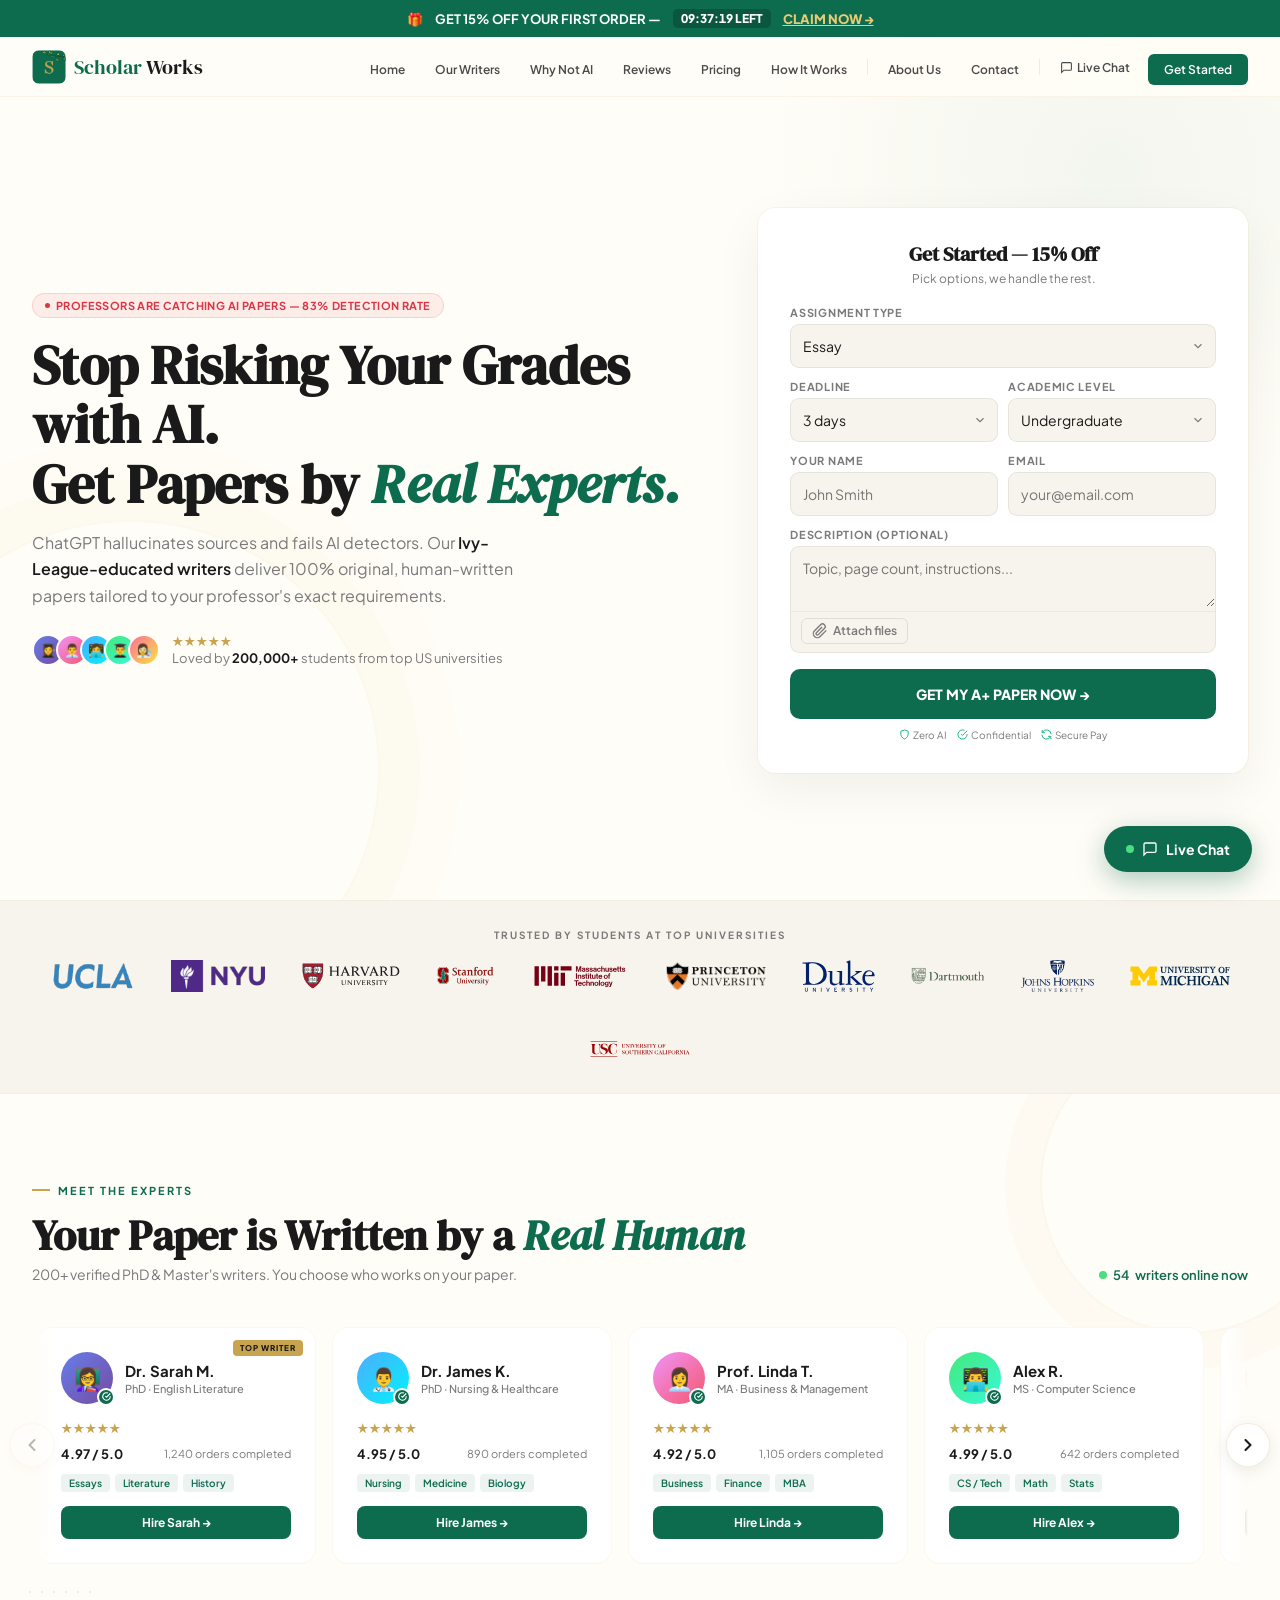
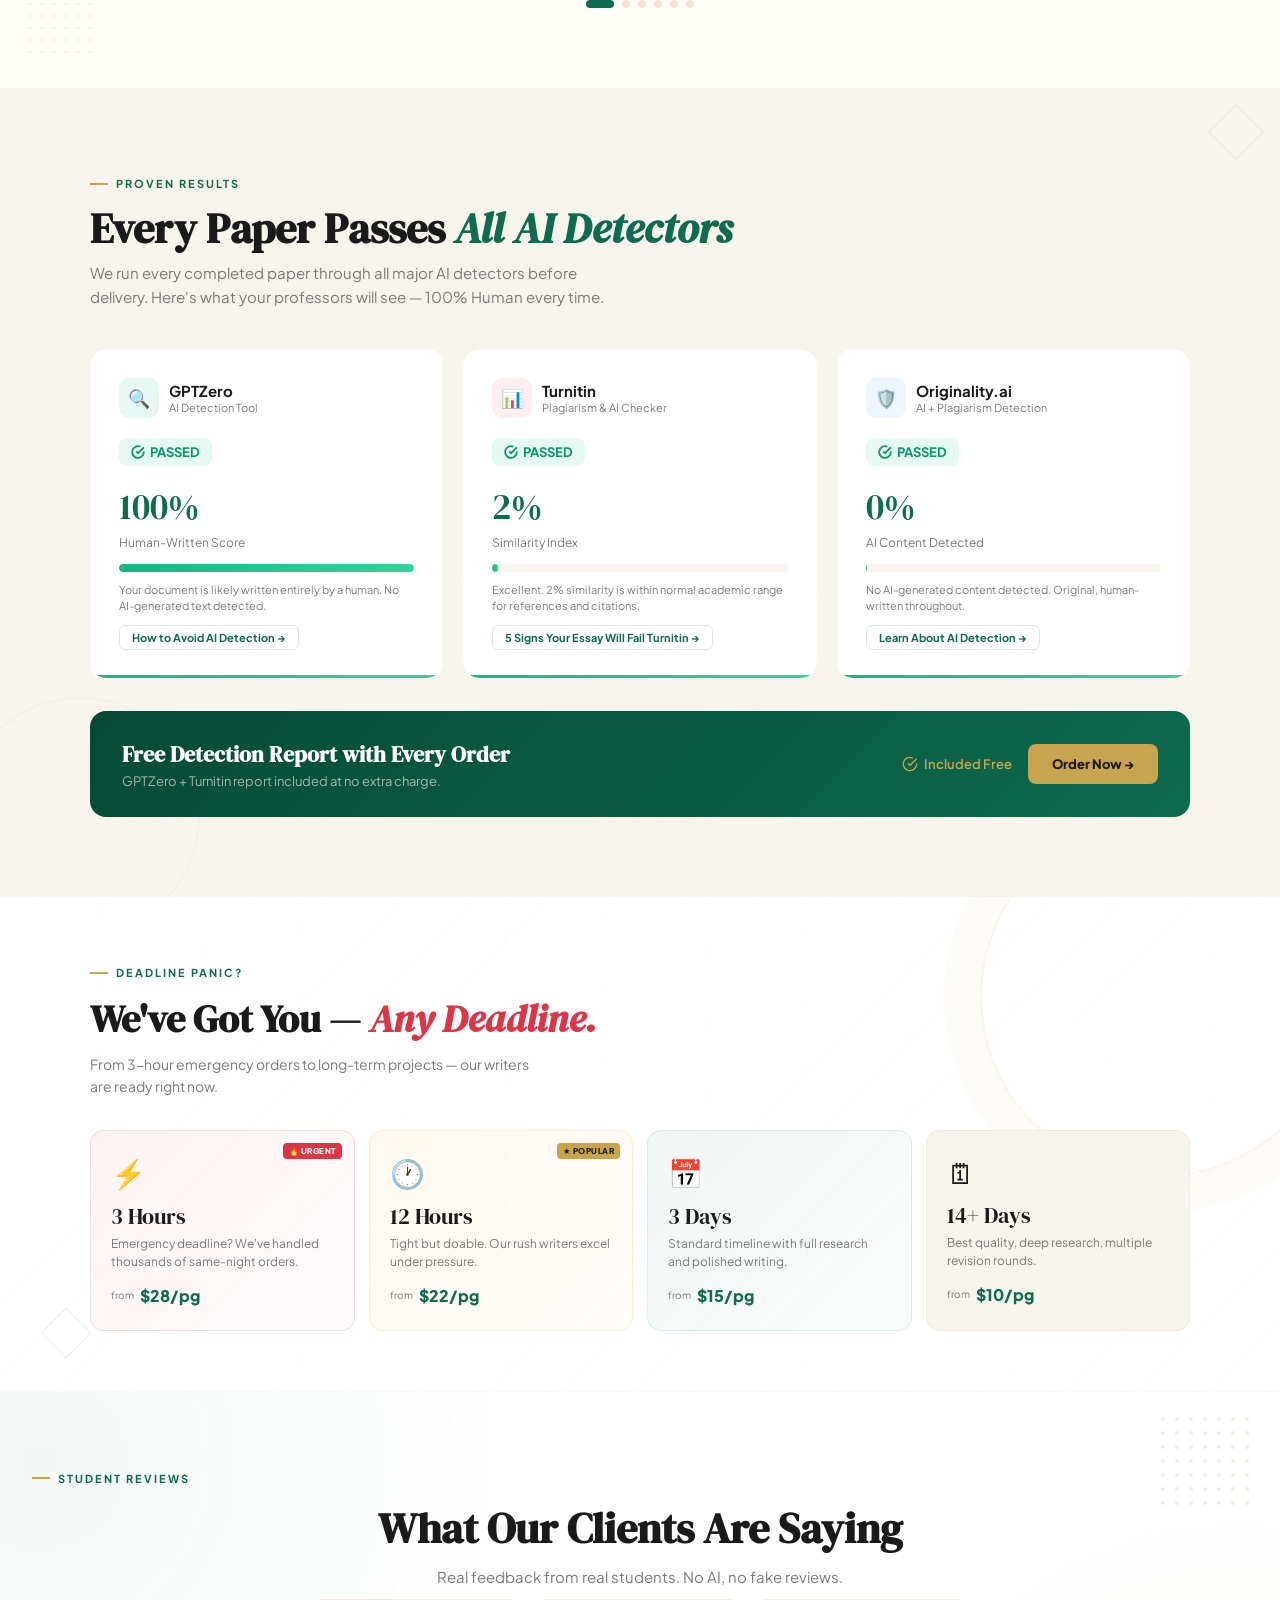
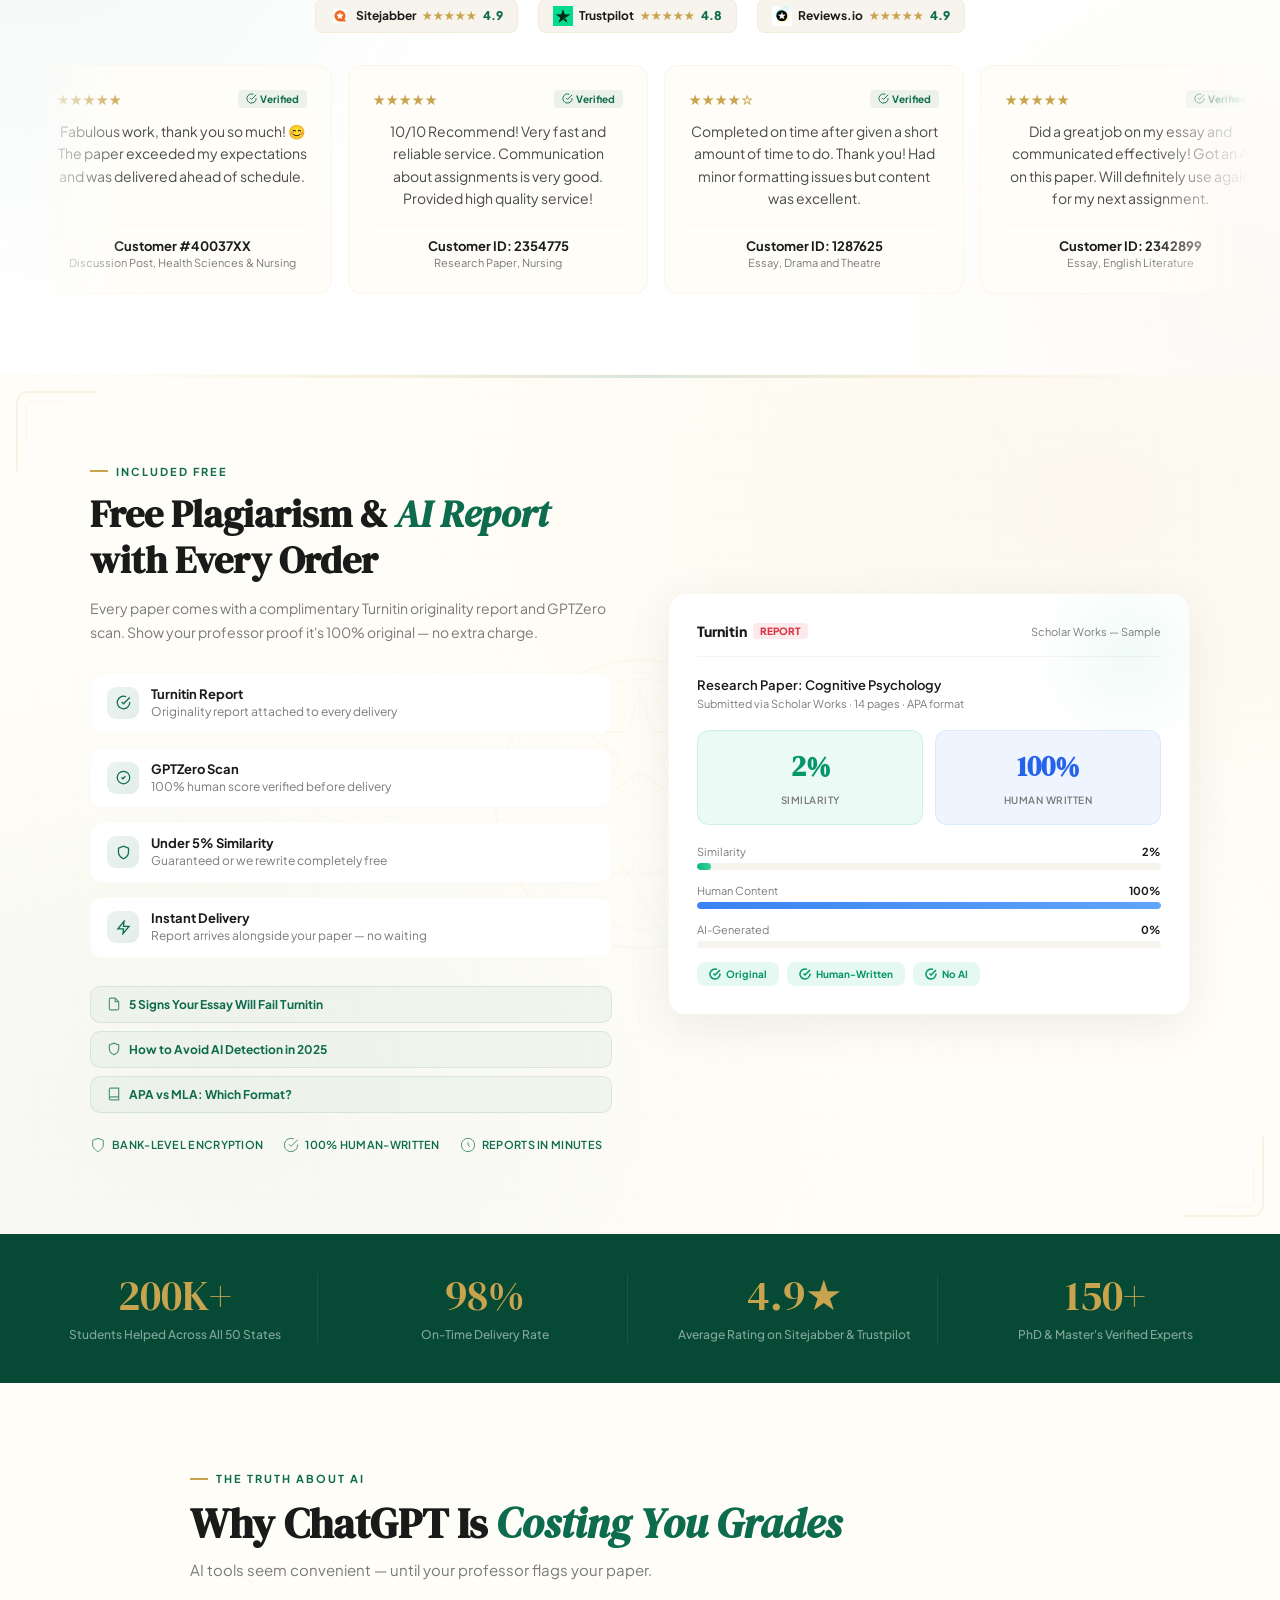
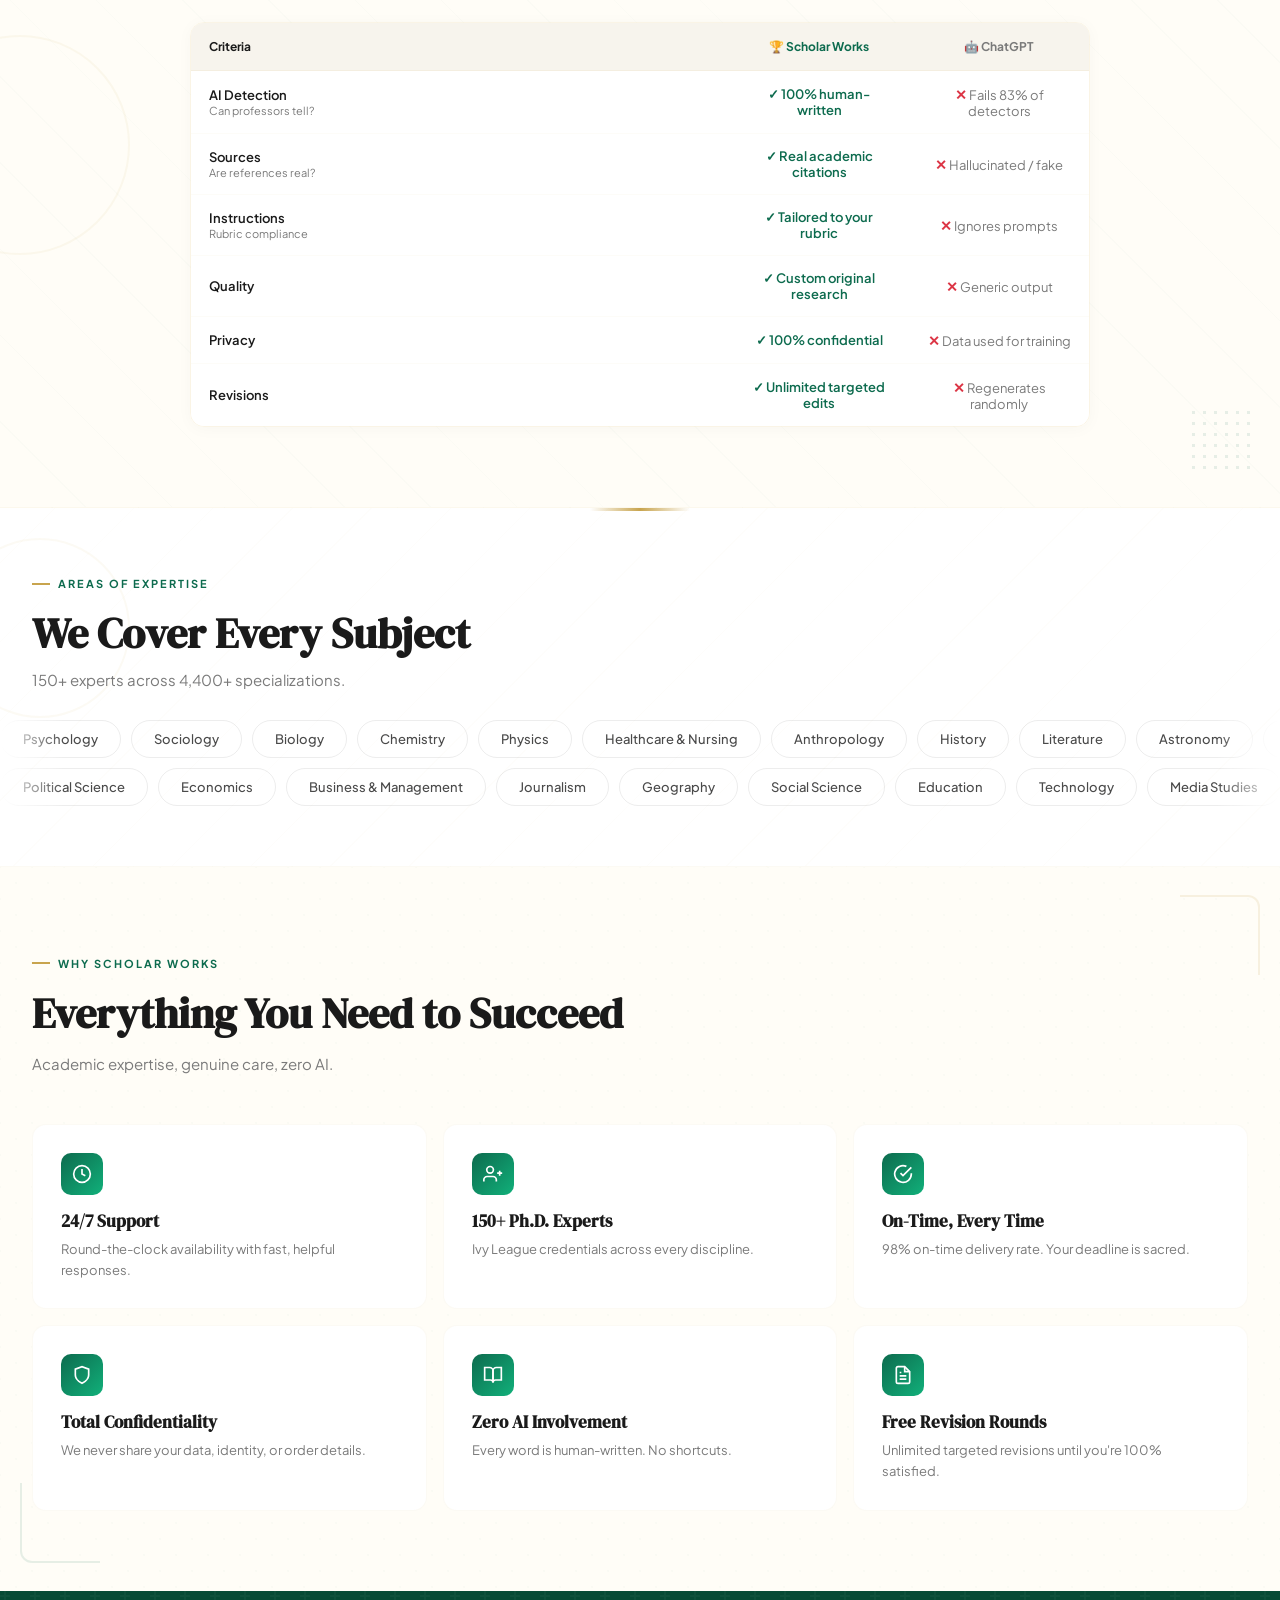
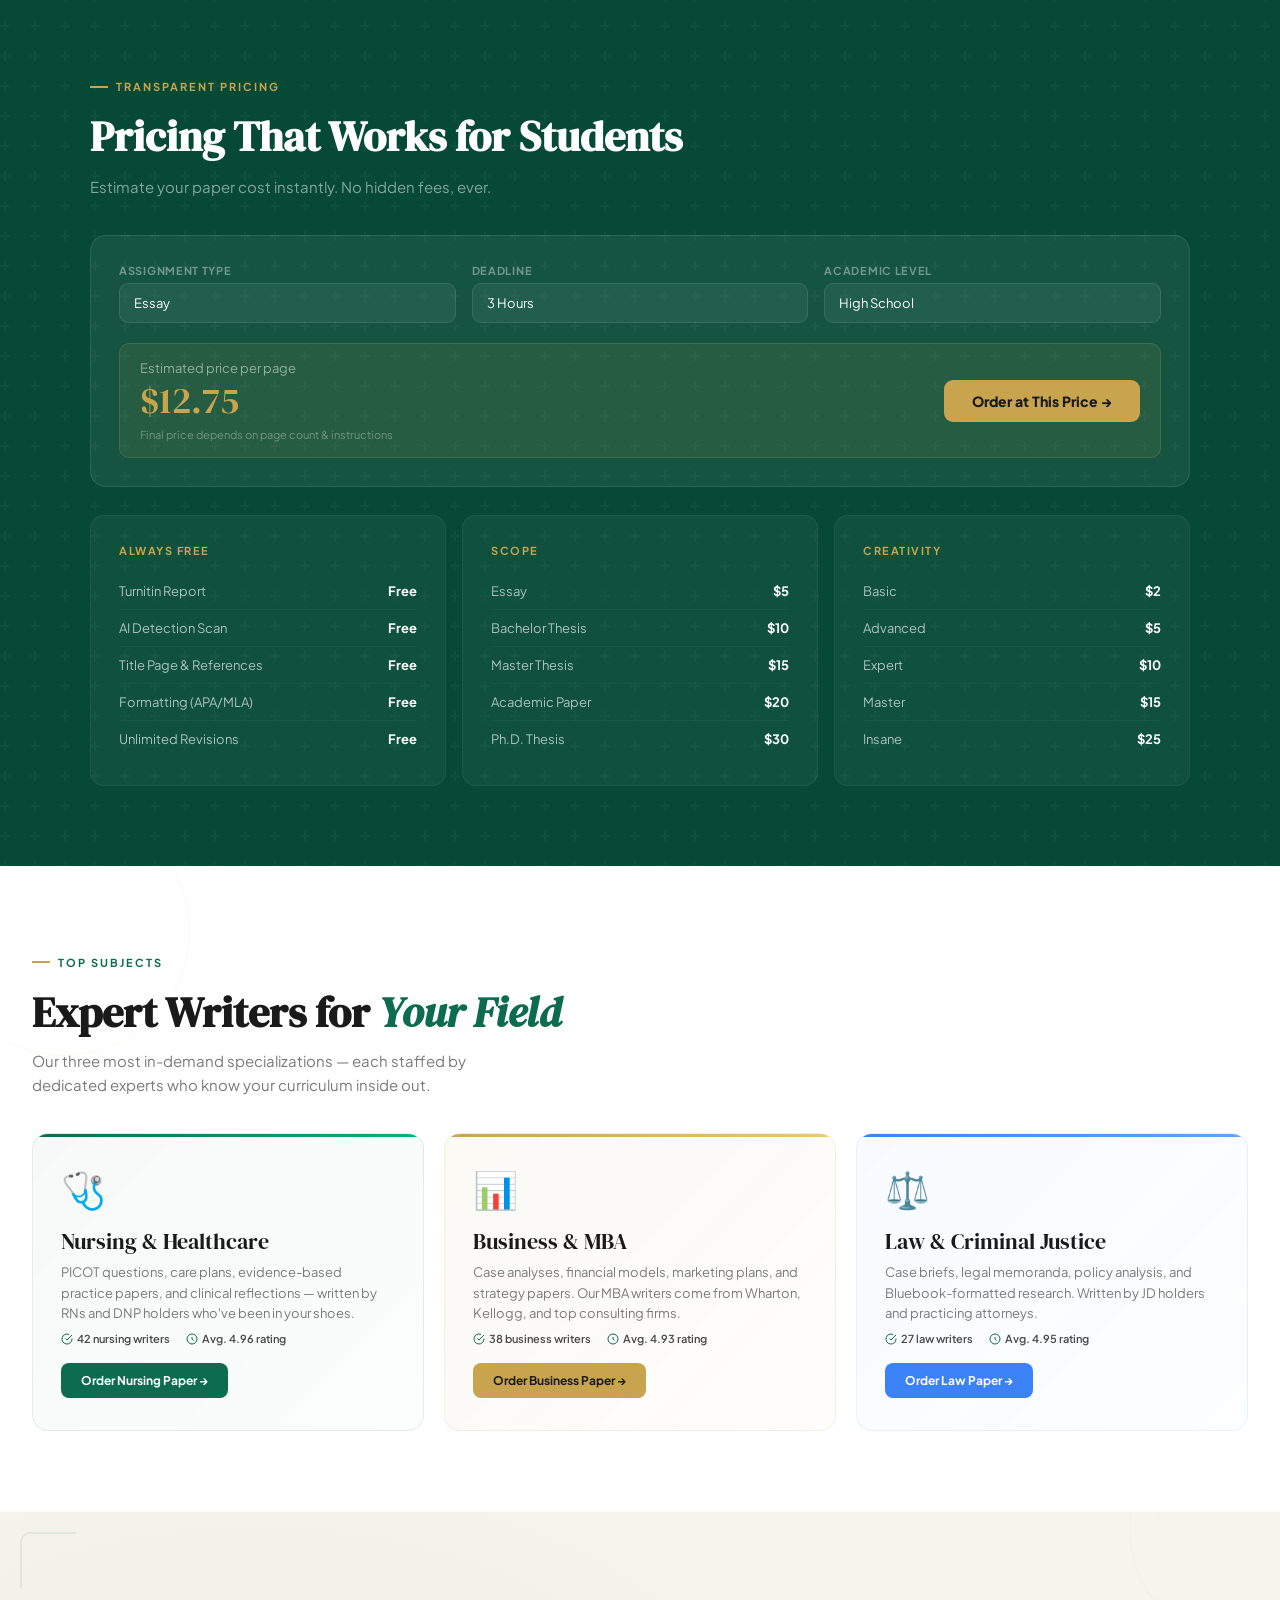
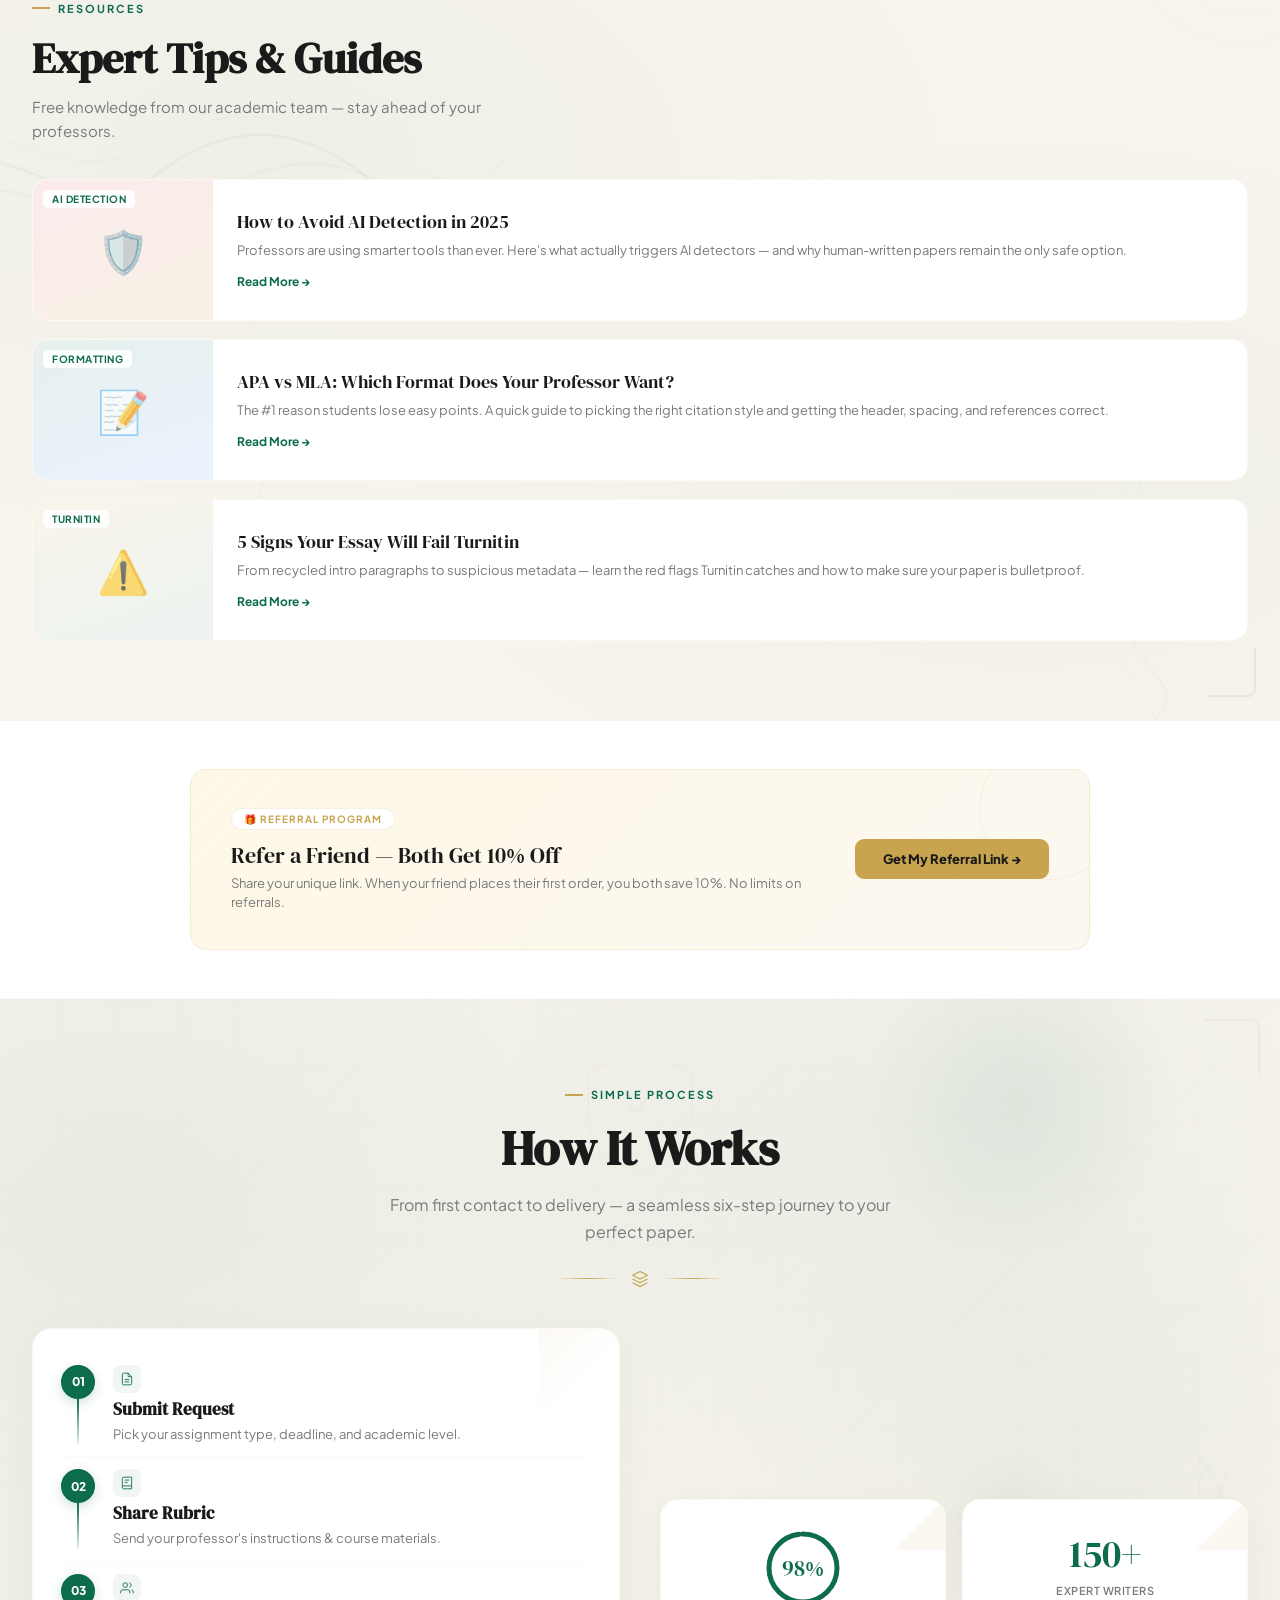
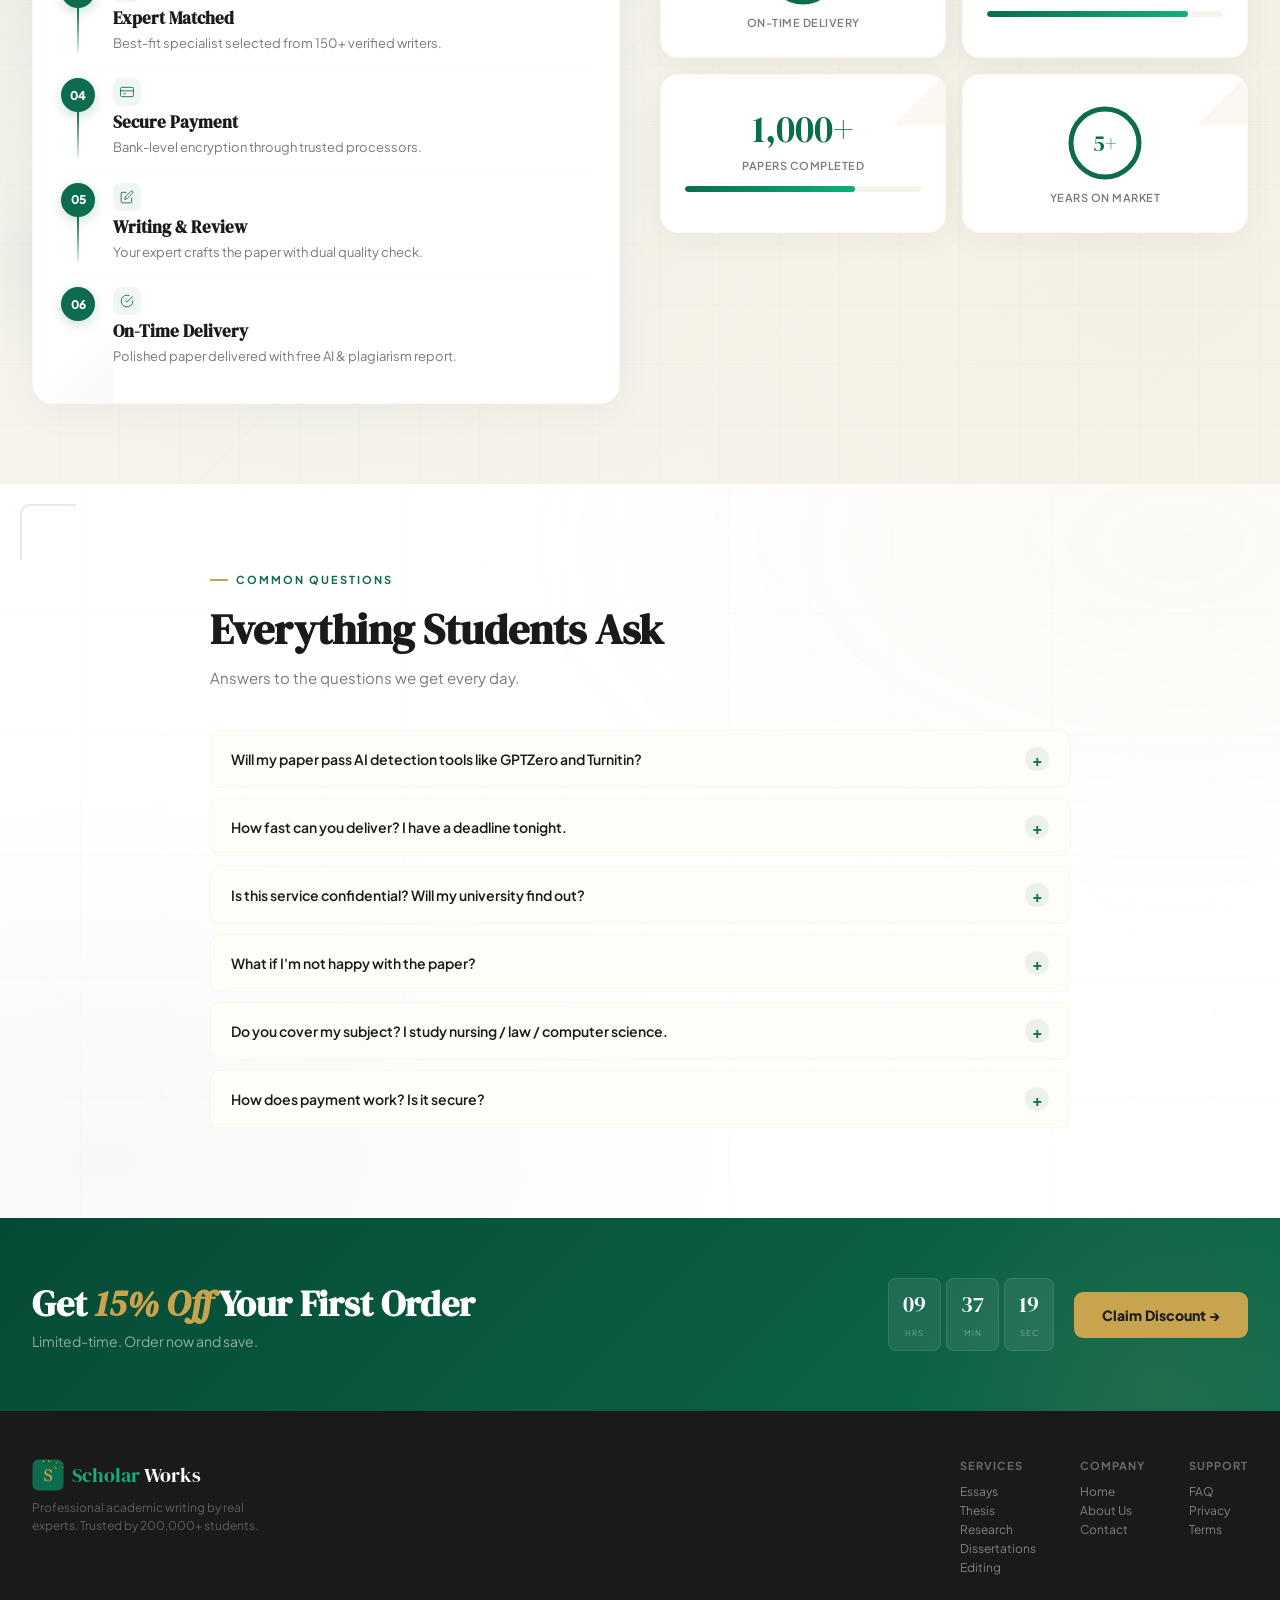
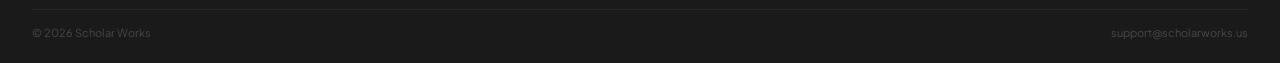
<file: scholarworks added media/index.html>
<!DOCTYPE html>
<html lang="en">
<head>
<meta charset="UTF-8">
<meta name="viewport" content="width=device-width, initial-scale=1.0">
<title>Scholar Works — Expert Academic Writing</title>
<link href="https://fonts.googleapis.com/css2?family=DM+Serif+Display:ital@0;1&family=Plus+Jakarta+Sans:wght@300;400;500;600;700;800&display=swap" rel="stylesheet">
<link rel="stylesheet" href="css/variables.css">
<link rel="stylesheet" href="css/base.css">
<link rel="stylesheet" href="css/nav.css">
<link rel="stylesheet" href="css/hero.css">
<link rel="stylesheet" href="css/writers.css">
<link rel="stylesheet" href="css/proof.css">
<link rel="stylesheet" href="css/content.css">
<link rel="stylesheet" href="css/pricing.css">
<link rel="stylesheet" href="css/process.css">
<link rel="stylesheet" href="css/extras.css">
<link rel="stylesheet" href="css/pages.css">
<link rel="stylesheet" href="css/footer.css">
<link rel="stylesheet" href="css/components.css">
<link rel="stylesheet" href="css/responsive.css">
</head>
<body>

<!-- PROMO BAR -->
<div class="pb"><span>🎁</span><span>GET <strong>15% OFF</strong> YOUR FIRST ORDER <span class="hm">—</span></span><span class="pt hm"><span id="ph">09</span>:<span id="pm">37</span>:<span id="ps">22</span> LEFT</span><a href="#" onclick="nav2('home');return false">CLAIM NOW →</a></div>

<!-- FLOATING CHAT BUTTON -->
<a class="fchat" href="mailto:support@scholarworks.us">
  <div class="fchat-dot"></div>
  <svg width="16" height="16" fill="none" stroke="currentColor" stroke-width="2" viewBox="0 0 24 24"><path d="M21 15a2 2 0 01-2 2H7l-4 4V5a2 2 0 012-2h14a2 2 0 012 2z"/></svg>
  Live Chat
</a>

<!-- EXIT INTENT POPUP -->
<div class="exit-popup" id="exitPopup">
  <div class="exit-overlay" onclick="closeExit()"></div>
  <div class="exit-box">
    <button class="exit-close" onclick="closeExit()">✕</button>
    <span class="exit-emoji">⚡</span>
    <h2>Wait — Get <em>20% Off</em> Before You Go</h2>
    <p>Deadline panic? Drop your email and we'll send a 20% discount code + a free consultation with one of our PhD writers. No spam, ever.</p>
    <div class="exit-input-row">
      <input type="email" placeholder="your@email.com">
      <button onclick="closeExit()">Claim 20% →</button>
    </div>
    <span class="exit-skip" onclick="closeExit()">No thanks, I'll pay full price</span>
  </div>
</div>

<!-- NAV -->
<nav id="nb">
  <a class="logo" onclick="nav2('home')"><img class="logo-i" src="media/main logo svg .svg" alt="Scholar Works Logo"><div class="logo-t"><span>Scholar</span> Works</div></a>
  <ul class="nl" id="nls">
    <li><a onclick="nav2('home')" data-p="home">Home</a></li>
    <li><a onclick="goSec('writers-sec')">Our Writers</a></li>
    <li><a onclick="goSec('cmp-sec')">Why Not AI</a></li>
    <li><a onclick="goSec('rev-sec')">Reviews</a></li>
    <li><a onclick="goSec('pri-sec')">Pricing</a></li>
    <li><a onclick="goSec('proc-sec')">How It Works</a></li>
    <li><div class="sep"></div></li>
    <li><a onclick="nav2('about')" data-p="about">About Us</a></li>
    <li><a onclick="nav2('contact')" data-p="contact">Contact</a></li>
    <li><div class="sep"></div></li>
    <li><a href="#" onclick="document.getElementById('exitPopup').classList.add('show');return false" class="np"><svg width="13" height="13" fill="none" stroke="currentColor" stroke-width="2" viewBox="0 0 24 24"><path d="M21 15a2 2 0 01-2 2H7l-4 4V5a2 2 0 012-2h14a2 2 0 012 2z"/></svg> Live Chat</a></li>
    <li><a onclick="nav2('home')" class="cta">Get Started</a></li>
  </ul>
  <button class="bur" onclick="document.getElementById('nls').classList.toggle('mo')"><svg width="22" height="22" fill="none" stroke="currentColor" stroke-width="2" viewBox="0 0 24 24"><path d="M3 12h18M3 6h18M3 18h18"/></svg></button>
</nav>

<!-- ========== HOME ========== -->
<div class="pg on" id="pg-home">

<!-- HERO -->
<section class="hero">
  <div class="hg">
    <div>
      <div class="up"><div class="pd"></div><span>Professors are catching AI papers — 83% detection rate</span></div>
      <h1>Stop Risking Your Grades with AI.<br>Get Papers by <em>Real Experts.</em></h1>
      <p class="hsub">ChatGPT hallucinates sources and fails AI detectors. Our <strong>Ivy-League-educated writers</strong> deliver 100% original, human-written papers tailored to your professor's exact requirements.</p>
      <a href="#mobile-form-inline" class="mqc">HIRE MY WRITER — 15% OFF →</a>
      <div class="sp"><div class="avs"><div class="av a1">👩‍🎓</div><div class="av a2">👨‍💼</div><div class="av a3">👩‍💻</div><div class="av a4">👨‍🎓</div><div class="av a5">👩‍🔬</div></div><div class="pt2"><span class="st">★★★★★</span><br>Loved by <strong>200,000+</strong> students from top US universities</div></div>
      <div class="tr"><div class="tb"><svg viewBox="0 0 24 24" fill="none" stroke="currentColor" stroke-width="2"><path d="M12 22s8-4 8-10V5l-8-3-8 3v7c0 6 8 10 8 10z"/></svg>Zero AI</div><div class="tb"><svg viewBox="0 0 24 24" fill="none" stroke="currentColor" stroke-width="2"><path d="M22 11.08V12a10 10 0 11-5.93-9.14"/><path d="M22 4L12 14.01l-3-3"/></svg>Confidential</div><div class="tb"><svg viewBox="0 0 24 24" fill="none" stroke="currentColor" stroke-width="2"><path d="M12 8v4l3 3"/><circle cx="12" cy="12" r="10"/></svg>On time</div></div>
      <div class="hms"><div class="hm-s"><strong>5+</strong><span>Years</span></div><div class="hm-s"><strong>150+</strong><span>Experts</span></div><div class="hm-s"><strong>1K+</strong><span>Papers</span></div><div class="hm-s"><strong>98%</strong><span>On-Time</span></div></div>

      <!-- Mobile inline form (visible only on mobile) -->
      <div class="hmf" id="mobile-form-inline">
        <div class="hmf-head"><h3>Get Started — 15% Off</h3><p>Pick options, we handle the rest.</p></div>
        <div class="fg"><label class="fl">Assignment type</label><select class="fs"><option>Essay</option><option>Research Paper</option><option>Discussion Post</option><option>Argumentative Essay</option><option>Annotated Bibliography</option><option>Case Study</option><option>Term Paper</option><option>Literature Review</option><option>Lab Report</option><option>Book Report / Review</option><option>Reaction Paper</option><option>Presentation / PowerPoint</option><option>Coursework</option><option>Personal Statement</option><option>Capstone Project</option><option>Research Proposal</option><option>Article Review / Critique</option><option>Thesis</option><option>Dissertation / PhD</option><option>Editing & Proofreading</option><option>Math / Statistics Problem</option><option>Business Plan</option><option>Other</option></select></div>
        <div class="frow"><div class="fg"><label class="fl">Deadline</label><select class="fs"><option>3 hours (Urgent)</option><option>12 hours</option><option>24 hours</option><option selected>3 days</option><option>7 days</option><option>14+ days</option></select></div><div class="fg"><label class="fl">Academic Level</label><select class="fs"><option>High School</option><option selected>Undergraduate</option><option>Master's</option><option>Ph.D.</option></select></div></div>
        <div class="frow"><div class="fg"><label class="fl">Your name</label><input type="text" class="fi" placeholder="John Smith"></div><div class="fg"><label class="fl">Email</label><input type="email" class="fi" placeholder="your@email.com"></div></div>
        <div class="fg">
          <label class="fl">Description (optional)</label>
          <div class="fta-wrap">
            <textarea class="fta" placeholder="Topic, page count, instructions..."></textarea>
            <div class="fta-bottom">
              <input type="file" class="fta-file-input" multiple accept=".pdf,.doc,.docx,.txt,.rtf,.ppt,.pptx,.xls,.xlsx,.jpg,.png" hidden>
              <button type="button" class="fta-attach-btn" onclick="this.previousElementSibling.click()"><svg viewBox="0 0 24 24" fill="none" stroke="currentColor" stroke-width="2" width="16" height="16"><path d="M21.44 11.05l-9.19 9.19a6 6 0 01-8.49-8.49l9.19-9.19a4 4 0 015.66 5.66l-9.2 9.19a2 2 0 01-2.83-2.83l8.49-8.48"/></svg> Attach files</button>
              <div class="fta-file-list"></div>
            </div>
          </div>
        </div>
        <button class="fsub">HIRE MY WRITER — 15% OFF →</button>
        <div class="fmi"><span><svg viewBox="0 0 24 24" fill="none" stroke="currentColor" stroke-width="2"><path d="M12 22s8-4 8-10V5l-8-3-8 3v7c0 6 8 10 8 10z"/></svg>Zero AI</span><span><svg viewBox="0 0 24 24" fill="none" stroke="currentColor" stroke-width="2"><path d="M22 11.08V12a10 10 0 11-5.93-9.14"/><path d="M22 4L12 14.01l-3-3"/></svg>Confidential</span><span><svg viewBox="0 0 24 24" fill="none" stroke="currentColor" stroke-width="2"><path d="M2.5 2v6h6M21.5 22v-6h-6"/><path d="M22 11.5A10 10 0 003.2 7.2M2 12.5a10 10 0 0018.8 4.3"/></svg>Secure Pay</span></div>
      </div>
    </div>
    <div class="hfw" id="mobile-form">
      <div class="hf">
        <div class="fh"><h3>Get Started — 15% Off</h3><p>Pick options, we handle the rest.</p></div>
        <div class="fg"><label class="fl">Assignment type</label><select class="fs"><option>Essay</option><option>Research Paper</option><option>Discussion Post</option><option>Argumentative Essay</option><option>Annotated Bibliography</option><option>Case Study</option><option>Term Paper</option><option>Literature Review</option><option>Lab Report</option><option>Book Report / Review</option><option>Reaction Paper</option><option>Presentation / PowerPoint</option><option>Coursework</option><option>Personal Statement</option><option>Capstone Project</option><option>Research Proposal</option><option>Article Review / Critique</option><option>Thesis</option><option>Dissertation / PhD</option><option>Editing & Proofreading</option><option>Math / Statistics Problem</option><option>Business Plan</option><option>Other</option></select></div>
        <div class="frow"><div class="fg"><label class="fl">Deadline</label><select class="fs"><option>3 hours (Urgent)</option><option>12 hours</option><option>24 hours</option><option selected>3 days</option><option>7 days</option><option>14+ days</option></select></div><div class="fg"><label class="fl">Academic Level</label><select class="fs"><option>High School</option><option selected>Undergraduate</option><option>Master's</option><option>Ph.D.</option></select></div></div>
        <div class="frow"><div class="fg"><label class="fl">Your name</label><input type="text" class="fi" placeholder="John Smith"></div><div class="fg"><label class="fl">Email</label><input type="email" class="fi" placeholder="your@email.com"></div></div>
        <div class="fg">
          <label class="fl">Description (optional)</label>
          <div class="fta-wrap">
            <textarea class="fta" placeholder="Topic, page count, instructions..."></textarea>
            <div class="fta-bottom">
              <input type="file" class="fta-file-input" multiple accept=".pdf,.doc,.docx,.txt,.rtf,.ppt,.pptx,.xls,.xlsx,.jpg,.png" hidden>
              <button type="button" class="fta-attach-btn" onclick="this.previousElementSibling.click()"><svg viewBox="0 0 24 24" fill="none" stroke="currentColor" stroke-width="2" width="16" height="16"><path d="M21.44 11.05l-9.19 9.19a6 6 0 01-8.49-8.49l9.19-9.19a4 4 0 015.66 5.66l-9.2 9.19a2 2 0 01-2.83-2.83l8.49-8.48"/></svg> Attach files</button>
              <div class="fta-file-list"></div>
            </div>
          </div>
        </div>
        <button class="fsub">GET MY A+ PAPER NOW →</button>
        <div class="fmi"><span><svg viewBox="0 0 24 24" fill="none" stroke="currentColor" stroke-width="2"><path d="M12 22s8-4 8-10V5l-8-3-8 3v7c0 6 8 10 8 10z"/></svg>Zero AI</span><span><svg viewBox="0 0 24 24" fill="none" stroke="currentColor" stroke-width="2"><path d="M22 11.08V12a10 10 0 11-5.93-9.14"/><path d="M22 4L12 14.01l-3-3"/></svg>Confidential</span><span><svg viewBox="0 0 24 24" fill="none" stroke="currentColor" stroke-width="2"><path d="M2.5 2v6h6M21.5 22v-6h-6"/><path d="M22 11.5A10 10 0 003.2 7.2M2 12.5a10 10 0 0018.8 4.3"/></svg>Secure Pay</span></div>
      </div>
    </div>
  </div>
</section>

<!-- TRUST BAR — UNIVERSITIES -->
<div class="tbar"><div class="tlb">Trusted by Students at Top Universities</div><div class="tlogos"><img class="tl" src="media/UCLA.svg" alt="UCLA"><img class="tl" src="media/NYU.svg" alt="NYU"><img class="tl" src="media/Harvard_University_logo.svg" alt="Harvard"><img class="tl" src="media/stanford.svg" alt="Stanford"><img class="tl" src="media/MIT_Logo_and_Wordmark.svg" alt="MIT"><img class="tl" src="media/princeton.svg" alt="Princeton"><img class="tl" src="media/Duke_University_logo.svg" alt="Duke"><img class="tl tl-dartmouth" src="media/dartmouth.svg" alt="Dartmouth"><img class="tl" src="media/john hopkins.svg" alt="Johns Hopkins"><img class="tl" src="media/University_of_Michigan_logo.svg" alt="Michigan"><img class="tl" src="media/University_of_Southern_California_logo.svg" alt="USC"></div></div>



<!-- ★ NEW: WRITERS SHOWCASE -->
<section class="writers" id="writers-sec">
  <div class="writers-in">
    <div class="writers-head rv">
      <div class="writers-head-l">
        <div class="stag rv">Meet the Experts</div>
        <h2>Your Paper is Written by a <em>Real Human</em></h2>
        <p>200+ verified PhD & Master's writers. You choose who works on your paper.</p>
      </div>
      <div class="writers-online"><div class="writers-online-dot"></div><span id="writersCount">47</span> writers online now</div>
    </div>
    <div class="writers-scroll-container">
      <button class="writers-arrow writers-arrow-left" id="writersLeft" aria-label="Scroll left">
        <svg width="20" height="20" viewBox="0 0 24 24" fill="none" stroke="currentColor" stroke-width="2.5" stroke-linecap="round" stroke-linejoin="round"><path d="M15 18l-6-6 6-6"/></svg>
      </button>
      <div class="writers-track-wrap" id="writersWrap">
        <div class="writers-track" id="writersTrack">
        <div class="wcard wcard-featured">
          <div class="wcard-top">
            <div class="wavatar a1" style="background:linear-gradient(135deg,#667eea,#764ba2)">👩‍🏫
              <div class="wavatar-badge"><svg viewBox="0 0 24 24" fill="none" stroke="currentColor" stroke-width="3"><path d="M22 11.08V12a10 10 0 11-5.93-9.14"/><path d="M22 4L12 14.01l-3-3"/></svg></div>
            </div>
            <div><div class="wname">Dr. Sarah M.</div><div class="wdeg">PhD · English Literature</div></div>
          </div>
          <div class="wstars">★★★★★</div>
          <div class="wrating-row"><span class="wrating">4.97 / 5.0</span><span class="worders">1,240 orders completed</span></div>
          <div class="wtags"><span class="wtag">Essays</span><span class="wtag">Literature</span><span class="wtag">History</span></div>
          <button class="whire">Hire Sarah →</button>
        </div>
        <div class="wcard">
          <div class="wcard-top">
            <div class="wavatar" style="background:linear-gradient(135deg,#4facfe,#00f2fe)">👨‍⚕️
              <div class="wavatar-badge"><svg viewBox="0 0 24 24" fill="none" stroke="currentColor" stroke-width="3"><path d="M22 11.08V12a10 10 0 11-5.93-9.14"/><path d="M22 4L12 14.01l-3-3"/></svg></div>
            </div>
            <div><div class="wname">Dr. James K.</div><div class="wdeg">PhD · Nursing & Healthcare</div></div>
          </div>
          <div class="wstars">★★★★★</div>
          <div class="wrating-row"><span class="wrating">4.95 / 5.0</span><span class="worders">890 orders completed</span></div>
          <div class="wtags"><span class="wtag">Nursing</span><span class="wtag">Medicine</span><span class="wtag">Biology</span></div>
          <button class="whire">Hire James →</button>
        </div>
        <div class="wcard">
          <div class="wcard-top">
            <div class="wavatar" style="background:linear-gradient(135deg,#f093fb,#f5576c)">👩‍💼
              <div class="wavatar-badge"><svg viewBox="0 0 24 24" fill="none" stroke="currentColor" stroke-width="3"><path d="M22 11.08V12a10 10 0 11-5.93-9.14"/><path d="M22 4L12 14.01l-3-3"/></svg></div>
            </div>
            <div><div class="wname">Prof. Linda T.</div><div class="wdeg">MA · Business & Management</div></div>
          </div>
          <div class="wstars">★★★★★</div>
          <div class="wrating-row"><span class="wrating">4.92 / 5.0</span><span class="worders">1,105 orders completed</span></div>
          <div class="wtags"><span class="wtag">Business</span><span class="wtag">Finance</span><span class="wtag">MBA</span></div>
          <button class="whire">Hire Linda →</button>
        </div>
        <div class="wcard">
          <div class="wcard-top">
            <div class="wavatar" style="background:linear-gradient(135deg,#43e97b,#38f9d7)">👨‍💻
              <div class="wavatar-badge"><svg viewBox="0 0 24 24" fill="none" stroke="currentColor" stroke-width="3"><path d="M22 11.08V12a10 10 0 11-5.93-9.14"/><path d="M22 4L12 14.01l-3-3"/></svg></div>
            </div>
            <div><div class="wname">Alex R.</div><div class="wdeg">MS · Computer Science</div></div>
          </div>
          <div class="wstars">★★★★★</div>
          <div class="wrating-row"><span class="wrating">4.99 / 5.0</span><span class="worders">642 orders completed</span></div>
          <div class="wtags"><span class="wtag">CS / Tech</span><span class="wtag">Math</span><span class="wtag">Stats</span></div>
          <button class="whire">Hire Alex →</button>
        </div>
        <div class="wcard">
          <div class="wcard-top">
            <div class="wavatar" style="background:linear-gradient(135deg,#ff9a9e,#fad0c4)">👩‍🔬
              <div class="wavatar-badge"><svg viewBox="0 0 24 24" fill="none" stroke="currentColor" stroke-width="3"><path d="M22 11.08V12a10 10 0 11-5.93-9.14"/><path d="M22 4L12 14.01l-3-3"/></svg></div>
            </div>
            <div><div class="wname">Dr. Maria L.</div><div class="wdeg">PhD · Psychology</div></div>
          </div>
          <div class="wstars">★★★★★</div>
          <div class="wrating-row"><span class="wrating">4.96 / 5.0</span><span class="worders">978 orders completed</span></div>
          <div class="wtags"><span class="wtag">Psychology</span><span class="wtag">Sociology</span><span class="wtag">Research</span></div>
          <button class="whire">Hire Maria →</button>
        </div>
        <div class="wcard">
          <div class="wcard-top">
            <div class="wavatar" style="background:linear-gradient(135deg,#a18cd1,#fbc2eb)">👨‍🎓
              <div class="wavatar-badge"><svg viewBox="0 0 24 24" fill="none" stroke="currentColor" stroke-width="3"><path d="M22 11.08V12a10 10 0 11-5.93-9.14"/><path d="M22 4L12 14.01l-3-3"/></svg></div>
            </div>
            <div><div class="wname">Prof. David W.</div><div class="wdeg">PhD · Political Science</div></div>
          </div>
          <div class="wstars">★★★★★</div>
          <div class="wrating-row"><span class="wrating">4.94 / 5.0</span><span class="worders">715 orders completed</span></div>
          <div class="wtags"><span class="wtag">Political Sci</span><span class="wtag">Law</span><span class="wtag">Ethics</span></div>
          <button class="whire">Hire David →</button>
        </div>
        <div class="wcard">
          <div class="wcard-top">
            <div class="wavatar" style="background:linear-gradient(135deg,#ffecd2,#fcb69f)">👩‍⚕️
              <div class="wavatar-badge"><svg viewBox="0 0 24 24" fill="none" stroke="currentColor" stroke-width="3"><path d="M22 11.08V12a10 10 0 11-5.93-9.14"/><path d="M22 4L12 14.01l-3-3"/></svg></div>
            </div>
            <div><div class="wname">Dr. Rachel P.</div><div class="wdeg">PhD · Biology & Chemistry</div></div>
          </div>
          <div class="wstars">★★★★★</div>
          <div class="wrating-row"><span class="wrating">4.98 / 5.0</span><span class="worders">1,032 orders completed</span></div>
          <div class="wtags"><span class="wtag">Biology</span><span class="wtag">Chemistry</span><span class="wtag">Lab Reports</span></div>
          <button class="whire">Hire Rachel →</button>
        </div>
        <div class="wcard">
          <div class="wcard-top">
            <div class="wavatar" style="background:linear-gradient(135deg,#89f7fe,#66a6ff)">👨‍🏫
              <div class="wavatar-badge"><svg viewBox="0 0 24 24" fill="none" stroke="currentColor" stroke-width="3"><path d="M22 11.08V12a10 10 0 11-5.93-9.14"/><path d="M22 4L12 14.01l-3-3"/></svg></div>
            </div>
            <div><div class="wname">Prof. Michael B.</div><div class="wdeg">MA · Education & Pedagogy</div></div>
          </div>
          <div class="wstars">★★★★★</div>
          <div class="wrating-row"><span class="wrating">4.91 / 5.0</span><span class="worders">867 orders completed</span></div>
          <div class="wtags"><span class="wtag">Education</span><span class="wtag">Pedagogy</span><span class="wtag">APA</span></div>
          <button class="whire">Hire Michael →</button>
        </div>
        <div class="wcard">
          <div class="wcard-top">
            <div class="wavatar" style="background:linear-gradient(135deg,#fddb92,#d1fdff)">👩‍💻
              <div class="wavatar-badge"><svg viewBox="0 0 24 24" fill="none" stroke="currentColor" stroke-width="3"><path d="M22 11.08V12a10 10 0 11-5.93-9.14"/><path d="M22 4L12 14.01l-3-3"/></svg></div>
            </div>
            <div><div class="wname">Dr. Olivia N.</div><div class="wdeg">PhD · Economics</div></div>
          </div>
          <div class="wstars">★★★★★</div>
          <div class="wrating-row"><span class="wrating">4.93 / 5.0</span><span class="worders">534 orders completed</span></div>
          <div class="wtags"><span class="wtag">Economics</span><span class="wtag">Accounting</span><span class="wtag">Finance</span></div>
          <button class="whire">Hire Olivia →</button>
        </div>
        <div class="wcard">
          <div class="wcard-top">
            <div class="wavatar" style="background:linear-gradient(135deg,#f6d365,#fda085)">👨‍🔬
              <div class="wavatar-badge"><svg viewBox="0 0 24 24" fill="none" stroke="currentColor" stroke-width="3"><path d="M22 11.08V12a10 10 0 11-5.93-9.14"/><path d="M22 4L12 14.01l-3-3"/></svg></div>
            </div>
            <div><div class="wname">Kevin S.</div><div class="wdeg">MA · Sociology</div></div>
          </div>
          <div class="wstars">★★★★★</div>
          <div class="wrating-row"><span class="wrating">4.94 / 5.0</span><span class="worders">763 orders completed</span></div>
          <div class="wtags"><span class="wtag">Sociology</span><span class="wtag">Research</span><span class="wtag">APA</span></div>
          <button class="whire">Hire Kevin →</button>
        </div>
        <div class="wcard">
          <div class="wcard-top">
            <div class="wavatar" style="background:linear-gradient(135deg,#e0c3fc,#8ec5fc)">👩‍🎨
              <div class="wavatar-badge"><svg viewBox="0 0 24 24" fill="none" stroke="currentColor" stroke-width="3"><path d="M22 11.08V12a10 10 0 11-5.93-9.14"/><path d="M22 4L12 14.01l-3-3"/></svg></div>
            </div>
            <div><div class="wname">Prof. Emma H.</div><div class="wdeg">MA · Communications</div></div>
          </div>
          <div class="wstars">★★★★★</div>
          <div class="wrating-row"><span class="wrating">4.90 / 5.0</span><span class="worders">612 orders completed</span></div>
          <div class="wtags"><span class="wtag">Media</span><span class="wtag">Journalism</span><span class="wtag">PR</span></div>
          <button class="whire">Hire Emma →</button>
        </div>
        <div class="wcard">
          <div class="wcard-top">
            <div class="wavatar" style="background:linear-gradient(135deg,#5ee7df,#b490ca)">👨‍🏫
              <div class="wavatar-badge"><svg viewBox="0 0 24 24" fill="none" stroke="currentColor" stroke-width="3"><path d="M22 11.08V12a10 10 0 11-5.93-9.14"/><path d="M22 4L12 14.01l-3-3"/></svg></div>
            </div>
            <div><div class="wname">Dr. Daniel F.</div><div class="wdeg">PhD · Mathematics</div></div>
          </div>
          <div class="wstars">★★★★★</div>
          <div class="wrating-row"><span class="wrating">4.98 / 5.0</span><span class="worders">481 orders completed</span></div>
          <div class="wtags"><span class="wtag">Math</span><span class="wtag">Statistics</span><span class="wtag">Physics</span></div>
          <button class="whire">Hire Daniel →</button>
        </div>
        <div class="wcard">
          <div class="wcard-top">
            <div class="wavatar" style="background:linear-gradient(135deg,#c1dfc4,#deecdd)">👩‍🎓
              <div class="wavatar-badge"><svg viewBox="0 0 24 24" fill="none" stroke="currentColor" stroke-width="3"><path d="M22 11.08V12a10 10 0 11-5.93-9.14"/><path d="M22 4L12 14.01l-3-3"/></svg></div>
            </div>
            <div><div class="wname">Prof. Natasha V.</div><div class="wdeg">MA · History</div></div>
          </div>
          <div class="wstars">★★★★★</div>
          <div class="wrating-row"><span class="wrating">4.91 / 5.0</span><span class="worders">845 orders completed</span></div>
          <div class="wtags"><span class="wtag">History</span><span class="wtag">Humanities</span><span class="wtag">MLA</span></div>
          <button class="whire">Hire Natasha →</button>
        </div>
        <div class="wcard">
          <div class="wcard-top">
            <div class="wavatar" style="background:linear-gradient(135deg,#ff758c,#ff7eb3)">👨‍💼
              <div class="wavatar-badge"><svg viewBox="0 0 24 24" fill="none" stroke="currentColor" stroke-width="3"><path d="M22 11.08V12a10 10 0 11-5.93-9.14"/><path d="M22 4L12 14.01l-3-3"/></svg></div>
            </div>
            <div><div class="wname">Robert C.</div><div class="wdeg">MS · Engineering</div></div>
          </div>
          <div class="wstars">★★★★★</div>
          <div class="wrating-row"><span class="wrating">4.96 / 5.0</span><span class="worders">592 orders completed</span></div>
          <div class="wtags"><span class="wtag">Engineering</span><span class="wtag">Tech</span><span class="wtag">CAD</span></div>
          <button class="whire">Hire Robert →</button>
        </div>
        <div class="wcard">
          <div class="wcard-top">
            <div class="wavatar" style="background:linear-gradient(135deg,#fbc2eb,#a6c1ee)">👩‍✏️
              <div class="wavatar-badge"><svg viewBox="0 0 24 24" fill="none" stroke="currentColor" stroke-width="3"><path d="M22 11.08V12a10 10 0 11-5.93-9.14"/><path d="M22 4L12 14.01l-3-3"/></svg></div>
            </div>
            <div><div class="wname">Prof. Jessica A.</div><div class="wdeg">MA · Creative Writing</div></div>
          </div>
          <div class="wstars">★★★★★</div>
          <div class="wrating-row"><span class="wrating">4.95 / 5.0</span><span class="worders">1,156 orders completed</span></div>
          <div class="wtags"><span class="wtag">Writing</span><span class="wtag">Editing</span><span class="wtag">English</span></div>
          <button class="whire">Hire Jessica →</button>
        </div>
        <div class="wcard">
          <div class="wcard-top">
            <div class="wavatar" style="background:linear-gradient(135deg,#13547a,#80d0c7)">👨‍⚕️
              <div class="wavatar-badge"><svg viewBox="0 0 24 24" fill="none" stroke="currentColor" stroke-width="3"><path d="M22 11.08V12a10 10 0 11-5.93-9.14"/><path d="M22 4L12 14.01l-3-3"/></svg></div>
            </div>
            <div><div class="wname">Dr. Hassan M.</div><div class="wdeg">PhD · Public Health</div></div>
          </div>
          <div class="wstars">★★★★★</div>
          <div class="wrating-row"><span class="wrating">4.97 / 5.0</span><span class="worders">703 orders completed</span></div>
          <div class="wtags"><span class="wtag">Public Health</span><span class="wtag">Nursing</span><span class="wtag">Research</span></div>
          <button class="whire">Hire Hassan →</button>
        </div>
        <div class="wcard">
          <div class="wcard-top">
            <div class="wavatar" style="background:linear-gradient(135deg,#d299c2,#fef9d7)">👩‍🏫
              <div class="wavatar-badge"><svg viewBox="0 0 24 24" fill="none" stroke="currentColor" stroke-width="3"><path d="M22 11.08V12a10 10 0 11-5.93-9.14"/><path d="M22 4L12 14.01l-3-3"/></svg></div>
            </div>
            <div><div class="wname">Prof. Anna K.</div><div class="wdeg">MA · Philosophy</div></div>
          </div>
          <div class="wstars">★★★★★</div>
          <div class="wrating-row"><span class="wrating">4.93 / 5.0</span><span class="worders">528 orders completed</span></div>
          <div class="wtags"><span class="wtag">Philosophy</span><span class="wtag">Ethics</span><span class="wtag">Logic</span></div>
          <button class="whire">Hire Anna →</button>
        </div>
        <div class="wcard">
          <div class="wcard-top">
            <div class="wavatar" style="background:linear-gradient(135deg,#f7971e,#ffd200)">👨‍🔬
              <div class="wavatar-badge"><svg viewBox="0 0 24 24" fill="none" stroke="currentColor" stroke-width="3"><path d="M22 11.08V12a10 10 0 11-5.93-9.14"/><path d="M22 4L12 14.01l-3-3"/></svg></div>
            </div>
            <div><div class="wname">Dr. Thomas G.</div><div class="wdeg">PhD · Environmental Science</div></div>
          </div>
          <div class="wstars">★★★★★</div>
          <div class="wrating-row"><span class="wrating">4.94 / 5.0</span><span class="worders">687 orders completed</span></div>
          <div class="wtags"><span class="wtag">Ecology</span><span class="wtag">Earth Sci</span><span class="wtag">Research</span></div>
          <button class="whire">Hire Thomas →</button>
        </div>
        <div class="wcard">
          <div class="wcard-top">
            <div class="wavatar" style="background:linear-gradient(135deg,#ee9ca7,#ffdde1)">👩‍⚖️
              <div class="wavatar-badge"><svg viewBox="0 0 24 24" fill="none" stroke="currentColor" stroke-width="3"><path d="M22 11.08V12a10 10 0 11-5.93-9.14"/><path d="M22 4L12 14.01l-3-3"/></svg></div>
            </div>
            <div><div class="wname">Prof. Claire D.</div><div class="wdeg">JD · Law & Legal Studies</div></div>
          </div>
          <div class="wstars">★★★★★</div>
          <div class="wrating-row"><span class="wrating">4.96 / 5.0</span><span class="worders">912 orders completed</span></div>
          <div class="wtags"><span class="wtag">Law</span><span class="wtag">Criminal Justice</span><span class="wtag">Policy</span></div>
          <button class="whire">Hire Claire →</button>
        </div>
        <div class="wcard wcard-featured">
          <div class="wcard-top">
            <div class="wavatar" style="background:linear-gradient(135deg,#2193b0,#6dd5ed)">👨‍💻
              <div class="wavatar-badge"><svg viewBox="0 0 24 24" fill="none" stroke="currentColor" stroke-width="3"><path d="M22 11.08V12a10 10 0 11-5.93-9.14"/><path d="M22 4L12 14.01l-3-3"/></svg></div>
            </div>
            <div><div class="wname">Dr. Raj P.</div><div class="wdeg">PhD · Data Science</div></div>
          </div>
          <div class="wstars">★★★★★</div>
          <div class="wrating-row"><span class="wrating">4.99 / 5.0</span><span class="worders">1,385 orders completed</span></div>
          <div class="wtags"><span class="wtag">Data Science</span><span class="wtag">AI / ML</span><span class="wtag">Python</span></div>
          <button class="whire">Hire Raj →</button>
        </div>
        <div class="wcard">
          <div class="wcard-top">
            <div class="wavatar" style="background:linear-gradient(135deg,#c471f5,#fa71cd)">👩‍🎓
              <div class="wavatar-badge"><svg viewBox="0 0 24 24" fill="none" stroke="currentColor" stroke-width="3"><path d="M22 11.08V12a10 10 0 11-5.93-9.14"/><path d="M22 4L12 14.01l-3-3"/></svg></div>
            </div>
            <div><div class="wname">Mei W.</div><div class="wdeg">MA · Linguistics</div></div>
          </div>
          <div class="wstars">★★★★★</div>
          <div class="wrating-row"><span class="wrating">4.92 / 5.0</span><span class="worders">564 orders completed</span></div>
          <div class="wtags"><span class="wtag">Linguistics</span><span class="wtag">ESL</span><span class="wtag">Translation</span></div>
          <button class="whire">Hire Mei →</button>
        </div>
        <div class="wcard">
          <div class="wcard-top">
            <div class="wavatar" style="background:linear-gradient(135deg,#56ab2f,#a8e063)">👨‍🏫
              <div class="wavatar-badge"><svg viewBox="0 0 24 24" fill="none" stroke="currentColor" stroke-width="3"><path d="M22 11.08V12a10 10 0 11-5.93-9.14"/><path d="M22 4L12 14.01l-3-3"/></svg></div>
            </div>
            <div><div class="wname">Prof. Marcus J.</div><div class="wdeg">PhD · Anthropology</div></div>
          </div>
          <div class="wstars">★★★★★</div>
          <div class="wrating-row"><span class="wrating">4.91 / 5.0</span><span class="worders">738 orders completed</span></div>
          <div class="wtags"><span class="wtag">Anthropology</span><span class="wtag">Culture</span><span class="wtag">Research</span></div>
          <button class="whire">Hire Marcus →</button>
        </div>
        <div class="wcard">
          <div class="wcard-top">
            <div class="wavatar" style="background:linear-gradient(135deg,#fc5c7d,#6a82fb)">👩‍💼
              <div class="wavatar-badge"><svg viewBox="0 0 24 24" fill="none" stroke="currentColor" stroke-width="3"><path d="M22 11.08V12a10 10 0 11-5.93-9.14"/><path d="M22 4L12 14.01l-3-3"/></svg></div>
            </div>
            <div><div class="wname">Sophia R.</div><div class="wdeg">MA · Marketing</div></div>
          </div>
          <div class="wstars">★★★★★</div>
          <div class="wrating-row"><span class="wrating">4.95 / 5.0</span><span class="worders">823 orders completed</span></div>
          <div class="wtags"><span class="wtag">Marketing</span><span class="wtag">Branding</span><span class="wtag">Strategy</span></div>
          <button class="whire">Hire Sophia →</button>
        </div>
        <div class="wcard">
          <div class="wcard-top">
            <div class="wavatar" style="background:linear-gradient(135deg,#373b44,#4286f4)">👨‍⚕️
              <div class="wavatar-badge"><svg viewBox="0 0 24 24" fill="none" stroke="currentColor" stroke-width="3"><path d="M22 11.08V12a10 10 0 11-5.93-9.14"/><path d="M22 4L12 14.01l-3-3"/></svg></div>
            </div>
            <div><div class="wname">Dr. Andre L.</div><div class="wdeg">MD · Pharmacology</div></div>
          </div>
          <div class="wstars">★★★★★</div>
          <div class="wrating-row"><span class="wrating">4.97 / 5.0</span><span class="worders">491 orders completed</span></div>
          <div class="wtags"><span class="wtag">Pharmacy</span><span class="wtag">Medicine</span><span class="wtag">Healthcare</span></div>
          <button class="whire">Hire Andre →</button>
        </div>
      </div>
      </div>
      <button class="writers-arrow writers-arrow-right" id="writersRight" aria-label="Scroll right">
        <svg width="20" height="20" viewBox="0 0 24 24" fill="none" stroke="currentColor" stroke-width="2.5" stroke-linecap="round" stroke-linejoin="round"><path d="M9 18l6-6-6-6"/></svg>
      </button>
    </div>
    <div class="writers-dots" id="writersDots"></div>
  </div>
</section>

<!-- ★ NEW: AI DETECTOR RESULTS -->
<section class="aidet" id="aidet-sec">
  <div class="aidet-in">
    <div class="aidet-head rv">
      <div class="stag rv">Proven Results</div>
      <h2>Every Paper Passes <em>All AI Detectors</em></h2>
      <p>We run every completed paper through all major AI detectors before delivery. Here's what your professors will see — 100% Human every time.</p>
    </div>
    <div class="aidet-grid">
      <div class="aicard pass rv">
        <div class="aicard-logo">
          <div class="aicard-icon" style="background:rgba(16,185,129,.1)">🔍</div>
          <div><div class="aicard-name">GPTZero</div><div class="aicard-type">AI Detection Tool</div></div>
        </div>
        <div class="aicard-result"><span class="aicard-badge green"><svg viewBox="0 0 24 24" fill="none" stroke="currentColor" stroke-width="3"><path d="M22 11.08V12a10 10 0 11-5.93-9.14"/><path d="M22 4L12 14.01l-3-3"/></svg>PASSED</span></div>
        <div class="aicard-score">100%</div>
        <div class="aicard-label">Human-Written Score</div>
        <div class="aicard-bar"><div class="aicard-bar-fill green" style="width:100%"></div></div>
        <div class="aicard-note">Your document is likely written entirely by a human. No AI-generated text detected.</div>
        <a href="blog-ai-detection.html" class="aicard-blog-link">How to Avoid AI Detection →</a>
      </div>
      <div class="aicard pass rv">
        <div class="aicard-logo">
          <div class="aicard-icon" style="background:rgba(220,53,69,.08)">📊</div>
          <div><div class="aicard-name">Turnitin</div><div class="aicard-type">Plagiarism & AI Checker</div></div>
        </div>
        <div class="aicard-result"><span class="aicard-badge green"><svg viewBox="0 0 24 24" fill="none" stroke="currentColor" stroke-width="3"><path d="M22 11.08V12a10 10 0 11-5.93-9.14"/><path d="M22 4L12 14.01l-3-3"/></svg>PASSED</span></div>
        <div class="aicard-score">2%</div>
        <div class="aicard-label">Similarity Index</div>
        <div class="aicard-bar"><div class="aicard-bar-fill green" style="width:2%"></div></div>
        <div class="aicard-note">Excellent. 2% similarity is within normal academic range for references and citations.</div>
        <a href="blog-turnitin.html" class="aicard-blog-link">5 Signs Your Essay Will Fail Turnitin →</a>
      </div>
      <div class="aicard pass rv">
        <div class="aicard-logo">
          <div class="aicard-icon" style="background:rgba(59,130,246,.08)">🛡️</div>
          <div><div class="aicard-name">Originality.ai</div><div class="aicard-type">AI + Plagiarism Detection</div></div>
        </div>
        <div class="aicard-result"><span class="aicard-badge green"><svg viewBox="0 0 24 24" fill="none" stroke="currentColor" stroke-width="3"><path d="M22 11.08V12a10 10 0 11-5.93-9.14"/><path d="M22 4L12 14.01l-3-3"/></svg>PASSED</span></div>
        <div class="aicard-score">0%</div>
        <div class="aicard-label">AI Content Detected</div>
        <div class="aicard-bar"><div class="aicard-bar-fill green" style="width:0.5%"></div></div>
        <div class="aicard-note">No AI-generated content detected. Original, human-written throughout.</div>
        <a href="blog-ai-detection.html" class="aicard-blog-link">Learn About AI Detection →</a>
      </div>
    </div>
    <div class="aidet-bottom rv">
      <div class="aidet-bottom-l">
        <h3>Free Detection Report with Every Order</h3>
        <p>GPTZero + Turnitin report included at no extra charge.</p>
      </div>
      <div class="aidet-bottom-r">
        <div class="aidet-include"><svg viewBox="0 0 24 24" fill="none" stroke="currentColor" stroke-width="2"><path d="M22 11.08V12a10 10 0 11-5.93-9.14"/><path d="M22 4L12 14.01l-3-3"/></svg>Included Free</div>
        <button class="aidet-cta" onclick="nav2('home')">Order Now →</button>
      </div>
    </div>
  </div>
</section>

<!-- ★ NEW: URGENCY / DEADLINE BLOCK -->
<section class="urgency" id="urgency-sec">
  <div class="urgency-in">
    <div class="stag rv">Deadline Panic?</div>
    <h2 class="rv">We've Got You — <em>Any Deadline.</em></h2>
    <p class="urgency-sub rv">From 3-hour emergency orders to long-term projects — our writers are ready right now.</p>
    <div class="urgency-grid">
      <div class="ucard hot rv">
        <span class="ucard-badge badge-hot">🔥 URGENT</span>
        <span class="ucard-icon">⚡</span>
        <div class="ucard-time">3 Hours</div>
        <div class="ucard-desc">Emergency deadline? We've handled thousands of same-night orders.</div>
        <div class="ucard-price"><span class="ucard-from">from</span><span class="ucard-val">$28/pg</span></div>
      </div>
      <div class="ucard warm rv">
        <span class="ucard-badge badge-pop">★ POPULAR</span>
        <span class="ucard-icon">🕐</span>
        <div class="ucard-time">12 Hours</div>
        <div class="ucard-desc">Tight but doable. Our rush writers excel under pressure.</div>
        <div class="ucard-price"><span class="ucard-from">from</span><span class="ucard-val">$22/pg</span></div>
      </div>
      <div class="ucard cool rv">
        <span class="ucard-icon">📅</span>
        <div class="ucard-time">3 Days</div>
        <div class="ucard-desc">Standard timeline with full research and polished writing.</div>
        <div class="ucard-price"><span class="ucard-from">from</span><span class="ucard-val">$15/pg</span></div>
      </div>
      <div class="ucard chill rv">
        <span class="ucard-icon">🗓</span>
        <div class="ucard-time">14+ Days</div>
        <div class="ucard-desc">Best quality, deep research, multiple revision rounds.</div>
        <div class="ucard-price"><span class="ucard-from">from</span><span class="ucard-val">$10/pg</span></div>
      </div>
    </div>
  </div>
</section>

<!-- REVIEWS CAROUSEL -->
<section class="rev-section" id="rev-sec">
  <div class="rev-section-in">
  <div class="stag rv">Student Reviews</div>
  <h2 class="rv">What Our Clients Are Saying</h2>
  <p class="rev-desc rv">Real feedback from real students. No AI, no fake reviews.</p>
  <!-- ★ NEW: Platform ratings row -->
  <div class="rev-platforms rv">
    <div class="rev-plat"><img class="rev-plat-logo" src="media/sitejabberlogo.svg" alt="Sitejabber"><span class="rev-plat-name">Sitejabber</span><span class="rev-plat-stars"> ★★★★★</span><span class="rev-plat-score"> 4.9</span></div>
    <div class="rev-plat"><img class="rev-plat-logo" src="media/trustpilot.svg" alt="Trustpilot"><span class="rev-plat-name">Trustpilot</span><span class="rev-plat-stars"> ★★★★★</span><span class="rev-plat-score"> 4.8</span></div>
    <div class="rev-plat"><img class="rev-plat-logo" src="media/reviews.io.svg" alt="Reviews.io"><span class="rev-plat-name">Reviews.io</span><span class="rev-plat-stars"> ★★★★★</span><span class="rev-plat-score"> 4.9</span></div>
  </div>
  <div class="rev-track-wrap">
    <div class="rev-track" id="revTrack">
      <div class="rev-card"><div class="rev-top"><span class="rev-stars">★★★★★</span><span class="rev-verified"><svg viewBox="0 0 24 24" fill="none" stroke="currentColor" stroke-width="2"><path d="M22 11.08V12a10 10 0 11-5.93-9.14"/><path d="M22 4L12 14.01l-3-3"/></svg>Verified</span></div><div class="rev-text">Fabulous work, thank you so much! 😊 The paper exceeded my expectations and was delivered ahead of schedule.</div><div class="rev-bottom"><div class="rev-author">Customer #40037XX</div><div class="rev-subject">Discussion Post, Health Sciences & Nursing</div></div></div>
      <div class="rev-card"><div class="rev-top"><span class="rev-stars">★★★★★</span><span class="rev-verified"><svg viewBox="0 0 24 24" fill="none" stroke="currentColor" stroke-width="2"><path d="M22 11.08V12a10 10 0 11-5.93-9.14"/><path d="M22 4L12 14.01l-3-3"/></svg>Verified</span></div><div class="rev-text">10/10 Recommend! Very fast and reliable service. Communication about assignments is very good. Provided high quality service!</div><div class="rev-bottom"><div class="rev-author">Customer ID: 2354775</div><div class="rev-subject">Research Paper, Nursing</div></div></div>
      <div class="rev-card"><div class="rev-top"><span class="rev-stars">★★★★☆</span><span class="rev-verified"><svg viewBox="0 0 24 24" fill="none" stroke="currentColor" stroke-width="2"><path d="M22 11.08V12a10 10 0 11-5.93-9.14"/><path d="M22 4L12 14.01l-3-3"/></svg>Verified</span></div><div class="rev-text">Completed on time after given a short amount of time to do. Thank you! Had minor formatting issues but content was excellent.</div><div class="rev-bottom"><div class="rev-author">Customer ID: 1287625</div><div class="rev-subject">Essay, Drama and Theatre</div></div></div>
      <div class="rev-card"><div class="rev-top"><span class="rev-stars">★★★★★</span><span class="rev-verified"><svg viewBox="0 0 24 24" fill="none" stroke="currentColor" stroke-width="2"><path d="M22 11.08V12a10 10 0 11-5.93-9.14"/><path d="M22 4L12 14.01l-3-3"/></svg>Verified</span></div><div class="rev-text">Did a great job on my essay and communicated effectively! Got an A on this paper. Will definitely use again for my next assignment.</div><div class="rev-bottom"><div class="rev-author">Customer ID: 2342899</div><div class="rev-subject">Essay, English Literature</div></div></div>
      <div class="rev-card"><div class="rev-top"><span class="rev-stars">★★★★★</span><span class="rev-verified"><svg viewBox="0 0 24 24" fill="none" stroke="currentColor" stroke-width="2"><path d="M22 11.08V12a10 10 0 11-5.93-9.14"/><path d="M22 4L12 14.01l-3-3"/></svg>Verified</span></div><div class="rev-text">She was responsive. After she tweaked the paper it was amazing!! NO AI USED!! JOB WELL DONE!!! Exactly what my professor wanted.</div><div class="rev-bottom"><div class="rev-author">Customer ID: 2331229</div><div class="rev-subject">Case Study, Business & Management</div></div></div>
      <div class="rev-card"><div class="rev-top"><span class="rev-stars">★★★★★</span><span class="rev-verified"><svg viewBox="0 0 24 24" fill="none" stroke="currentColor" stroke-width="2"><path d="M22 11.08V12a10 10 0 11-5.93-9.14"/><path d="M22 4L12 14.01l-3-3"/></svg>Verified</span></div><div class="rev-text">Great work! Essay was finished on time and meets expectations. Proper citations from real academic sources. Very impressed.</div><div class="rev-bottom"><div class="rev-author">Customer ID: 2333287</div><div class="rev-subject">Essay, Political Science</div></div></div>
      <div class="rev-card"><div class="rev-top"><span class="rev-stars">★★★★★</span><span class="rev-verified"><svg viewBox="0 0 24 24" fill="none" stroke="currentColor" stroke-width="2"><path d="M22 11.08V12a10 10 0 11-5.93-9.14"/><path d="M22 4L12 14.01l-3-3"/></svg>Verified</span></div><div class="rev-text">Passed Turnitin with 3% similarity, passed GPTZero with 100% human score. Exactly what I needed. Lifesaver before finals week!</div><div class="rev-bottom"><div class="rev-author">Customer ID: 2401558</div><div class="rev-subject">Thesis Chapter, Psychology</div></div></div>
      <div class="rev-card"><div class="rev-top"><span class="rev-stars">★★★★★</span><span class="rev-verified"><svg viewBox="0 0 24 24" fill="none" stroke="currentColor" stroke-width="2"><path d="M22 11.08V12a10 10 0 11-5.93-9.14"/><path d="M22 4L12 14.01l-3-3"/></svg>Verified</span></div><div class="rev-text">Incredible Work! So helpful and efficient. My professor said it was one of the best papers she's read this semester. Thank you!</div><div class="rev-bottom"><div class="rev-author">Customer ID: 638128</div><div class="rev-subject">Research Paper, Art History</div></div></div>
    </div>
  </div>
  </div>
</section>

<!-- ★ NEW: TURNITIN / PLAGIARISM REPORT BLOCK -->
<section class="turnitin" id="turnitin-sec">
  <!-- Decorative seal watermark -->
  <div class="turnitin-seal" aria-hidden="true">
    <svg viewBox="0 0 200 200" fill="none" xmlns="http://www.w3.org/2000/svg">
      <circle cx="100" cy="100" r="90" stroke="rgba(200,164,78,.07)" stroke-width="1.5"/>
      <circle cx="100" cy="100" r="78" stroke="rgba(200,164,78,.05)" stroke-width="1"/>
      <circle cx="100" cy="100" r="66" stroke="rgba(200,164,78,.04)" stroke-width="1" stroke-dasharray="4 4"/>
      <path d="M100 30L108 55H134L113 70L121 95L100 80L79 95L87 70L66 55H92L100 30Z" stroke="rgba(200,164,78,.08)" stroke-width="1" fill="none"/>
      <text x="100" y="145" text-anchor="middle" font-size="8" fill="rgba(200,164,78,.1)" font-family="serif" letter-spacing="3">VERIFIED ORIGINAL</text>
      <text x="100" y="160" text-anchor="middle" font-size="6" fill="rgba(200,164,78,.08)" font-family="serif" letter-spacing="2">SCHOLAR WORKS</text>
    </svg>
  </div>
  <!-- Corner filigree -->
  <div class="turnitin-filigree turnitin-filigree-tl" aria-hidden="true"></div>
  <div class="turnitin-filigree turnitin-filigree-br" aria-hidden="true"></div>

  <div class="turnitin-in">
    <div class="turnitin-l rv">
      <div class="stag rv">Included Free</div>
      <h2>Free Plagiarism & <em>AI Report</em> with Every Order</h2>
      <p>Every paper comes with a complimentary Turnitin originality report and GPTZero scan. Show your professor proof it's 100% original — no extra charge.</p>

      <div class="turnitin-perks">
        <div class="tperk"><div class="tperk-icon"><svg viewBox="0 0 24 24" fill="none" stroke="currentColor" stroke-width="2"><path d="M22 11.08V12a10 10 0 11-5.93-9.14"/><path d="M22 4L12 14.01l-3-3"/></svg></div><div><strong>Turnitin Report</strong><span>Originality report attached to every delivery</span></div></div>
        <div class="tperk"><div class="tperk-icon"><svg viewBox="0 0 24 24" fill="none" stroke="currentColor" stroke-width="2"><path d="M9 12l2 2 4-4"/><path d="M12 22c5.523 0 10-4.477 10-10S17.523 2 12 2 2 6.477 2 12s4.477 10 10 10z"/></svg></div><div><strong>GPTZero Scan</strong><span>100% human score verified before delivery</span></div></div>
        <div class="tperk"><div class="tperk-icon"><svg viewBox="0 0 24 24" fill="none" stroke="currentColor" stroke-width="2"><path d="M12 22s8-4 8-10V5l-8-3-8 3v7c0 6 8 10 8 10z"/></svg></div><div><strong>Under 5% Similarity</strong><span>Guaranteed or we rewrite completely free</span></div></div>
        <div class="tperk"><div class="tperk-icon"><svg viewBox="0 0 24 24" fill="none" stroke="currentColor" stroke-width="2"><path d="M13 2L3 14h9l-1 8 10-12h-9l1-8z"/></svg></div><div><strong>Instant Delivery</strong><span>Report arrives alongside your paper — no waiting</span></div></div>
      </div>

      <div class="turnitin-blog-links">
        <a href="blog-turnitin.html" class="turnitin-blog-btn"><svg viewBox="0 0 24 24" fill="none" stroke="currentColor" stroke-width="2" width="14" height="14"><path d="M14 2H6a2 2 0 00-2 2v16a2 2 0 002 2h12a2 2 0 002-2V8z"/><polyline points="14 2 14 8 20 8"/></svg>5 Signs Your Essay Will Fail Turnitin</a>
        <a href="blog-ai-detection.html" class="turnitin-blog-btn"><svg viewBox="0 0 24 24" fill="none" stroke="currentColor" stroke-width="2" width="14" height="14"><path d="M12 22s8-4 8-10V5l-8-3-8 3v7c0 6 8 10 8 10z"/></svg>How to Avoid AI Detection in 2025</a>
        <a href="blog-apa-vs-mla.html" class="turnitin-blog-btn"><svg viewBox="0 0 24 24" fill="none" stroke="currentColor" stroke-width="2" width="14" height="14"><path d="M4 19.5A2.5 2.5 0 016.5 17H20"/><path d="M6.5 2H20v20H6.5A2.5 2.5 0 014 19.5v-15A2.5 2.5 0 016.5 2z"/></svg>APA vs MLA: Which Format?</a>
      </div>

      <div class="turnitin-trust">
        <div class="turnitin-trust-item">
          <svg viewBox="0 0 24 24" fill="none" stroke="currentColor" stroke-width="1.5" width="16" height="16"><path d="M12 22s8-4 8-10V5l-8-3-8 3v7c0 6 8 10 8 10z"/></svg>
          Bank-Level Encryption
        </div>
        <div class="turnitin-trust-item">
          <svg viewBox="0 0 24 24" fill="none" stroke="currentColor" stroke-width="1.5" width="16" height="16"><path d="M22 11.08V12a10 10 0 11-5.93-9.14"/><path d="M22 4L12 14.01l-3-3"/></svg>
          100% Human-Written
        </div>
        <div class="turnitin-trust-item">
          <svg viewBox="0 0 24 24" fill="none" stroke="currentColor" stroke-width="1.5" width="16" height="16"><path d="M12 8v4l3 3"/><circle cx="12" cy="12" r="10"/></svg>
          Reports in Minutes
        </div>
      </div>
    </div>

    <div class="turnitin-r rv">
      <div class="turnitin-mock">
        <div class="turnitin-mock-glow"></div>
        <div class="turnitin-mock-header">
          <div class="tm-brand">Turnitin <span>REPORT</span></div>
          <div class="tm-date">Scholar Works — Sample</div>
        </div>
        <div class="tm-doc">Research Paper: Cognitive Psychology</div>
        <div class="tm-sub">Submitted via Scholar Works · 14 pages · APA format</div>
        <div class="tm-score-row">
          <div class="tm-score green"><span class="tm-score-val">2%</span><span class="tm-score-label">Similarity</span></div>
          <div class="tm-score blue"><span class="tm-score-val">100%</span><span class="tm-score-label">Human Written</span></div>
        </div>
        <div class="tm-bar-section">
          <div class="tm-bar-label"><span>Similarity</span><span>2%</span></div>
          <div class="tm-bar"><div class="tm-bar-fill g"></div></div>
        </div>
        <div class="tm-bar-section">
          <div class="tm-bar-label"><span>Human Content</span><span>100%</span></div>
          <div class="tm-bar"><div class="tm-bar-fill b"></div></div>
        </div>
        <div class="tm-bar-section">
          <div class="tm-bar-label"><span>AI-Generated</span><span>0%</span></div>
          <div class="tm-bar"><div class="tm-bar-fill r"></div></div>
        </div>
        <div class="tm-badge-row">
          <div class="tm-badge ok"><svg viewBox="0 0 24 24" fill="none" stroke="currentColor" stroke-width="3"><path d="M22 11.08V12a10 10 0 11-5.93-9.14"/><path d="M22 4L12 14.01l-3-3"/></svg>Original</div>
          <div class="tm-badge ok"><svg viewBox="0 0 24 24" fill="none" stroke="currentColor" stroke-width="3"><path d="M22 11.08V12a10 10 0 11-5.93-9.14"/><path d="M22 4L12 14.01l-3-3"/></svg>Human-Written</div>
          <div class="tm-badge ok"><svg viewBox="0 0 24 24" fill="none" stroke="currentColor" stroke-width="3"><path d="M22 11.08V12a10 10 0 11-5.93-9.14"/><path d="M22 4L12 14.01l-3-3"/></svg>No AI</div>
        </div>
      </div>
    </div>
  </div>
</section>

<!-- ★ SOCIAL PROOF NUMBERS BAR -->
<div class="spbar">
  <div class="spbar-in">
    <div class="spnum rv"><span class="spnum-val">200K+</span><span class="spnum-label">Students Helped Across All 50 States</span></div>
    <div class="spnum rv"><span class="spnum-val">98%</span><span class="spnum-label">On-Time Delivery Rate</span></div>
    <div class="spnum rv"><span class="spnum-val">4.9★</span><span class="spnum-label">Average Rating on Sitejabber & Trustpilot</span></div>
    <div class="spnum rv"><span class="spnum-val">150+</span><span class="spnum-label">PhD & Master's Verified Experts</span></div>
  </div>
</div>

<!-- COMPARE -->
<section class="cmp" id="cmp-sec">
  <div class="cmp-in">
    <div class="stag rv">The Truth About AI</div>
    <h2 class="rv">Why ChatGPT Is <em>Costing You Grades</em></h2>
    <p class="cmp-d rv">AI tools seem convenient — until your professor flags your paper.</p>
    <table class="ct rv"><thead><tr><th>Criteria</th><th class="cs">🏆 Scholar Works</th><th class="ca">🤖 ChatGPT</th></tr></thead><tbody>
      <tr><td><div class="cn">AI Detection</div><div class="csub">Can professors tell?</div></td><td class="vg swb">✓ 100% human-written</td><td class="vb"><span class="x">✕</span> Fails 83% of detectors</td></tr>
      <tr><td><div class="cn">Sources</div><div class="csub">Are references real?</div></td><td class="vg swb">✓ Real academic citations</td><td class="vb"><span class="x">✕</span> Hallucinated / fake</td></tr>
      <tr><td><div class="cn">Instructions</div><div class="csub">Rubric compliance</div></td><td class="vg swb">✓ Tailored to your rubric</td><td class="vb"><span class="x">✕</span> Ignores prompts</td></tr>
      <tr><td><div class="cn">Quality</div></td><td class="vg swb">✓ Custom original research</td><td class="vb"><span class="x">✕</span> Generic output</td></tr>
      <tr><td><div class="cn">Privacy</div></td><td class="vg swb">✓ 100% confidential</td><td class="vb"><span class="x">✕</span> Data used for training</td></tr>
      <tr><td><div class="cn">Revisions</div></td><td class="vg swb">✓ Unlimited targeted edits</td><td class="vb"><span class="x">✕</span> Regenerates randomly</td></tr>
    </tbody></table>
  </div>
</section>

<!-- SUBJECTS MARQUEE -->
<section class="subj" id="subj-sec">
  <div class="subj-head"><div class="stag rv">Areas of Expertise</div><h2 class="rv">We Cover Every Subject</h2><p class="subj-d rv">150+ experts across 4,400+ specializations.</p></div>
  <div class="marquee"><div class="marquee-track"><span class="st2">Psychology</span><span class="st2">Sociology</span><span class="st2">Biology</span><span class="st2">Chemistry</span><span class="st2">Physics</span><span class="st2">Healthcare & Nursing</span><span class="st2">Anthropology</span><span class="st2">History</span><span class="st2">Literature</span><span class="st2">Astronomy</span><span class="st2">Statistics</span><span class="st2">Calculus</span><span class="st2">Finance</span><span class="st2">Medicine</span><span class="st2">Engineering</span><span class="st2">Computer Sciences</span><span class="st2">Law</span><span class="st2">Psychology</span><span class="st2">Sociology</span><span class="st2">Biology</span><span class="st2">Chemistry</span><span class="st2">Physics</span><span class="st2">Healthcare & Nursing</span><span class="st2">Anthropology</span><span class="st2">History</span><span class="st2">Literature</span><span class="st2">Astronomy</span><span class="st2">Statistics</span><span class="st2">Calculus</span><span class="st2">Finance</span><span class="st2">Medicine</span><span class="st2">Engineering</span><span class="st2">Computer Sciences</span><span class="st2">Law</span></div></div>
  <div class="marquee marquee2"><div class="marquee-track"><span class="st2">Political Science</span><span class="st2">Economics</span><span class="st2">Business & Management</span><span class="st2">Journalism</span><span class="st2">Geography</span><span class="st2">Social Science</span><span class="st2">Education</span><span class="st2">Technology</span><span class="st2">Media Studies</span><span class="st2">Philosophy</span><span class="st2">Archaeology</span><span class="st2">Earth Sciences</span><span class="st2">Public Administration</span><span class="st2">Military Sciences</span><span class="st2">Space Sciences</span><span class="st2">Divinity</span><span class="st2">Political Science</span><span class="st2">Economics</span><span class="st2">Business & Management</span><span class="st2">Journalism</span><span class="st2">Geography</span><span class="st2">Social Science</span><span class="st2">Education</span><span class="st2">Technology</span><span class="st2">Media Studies</span><span class="st2">Philosophy</span><span class="st2">Archaeology</span><span class="st2">Earth Sciences</span><span class="st2">Public Administration</span><span class="st2">Military Sciences</span><span class="st2">Space Sciences</span><span class="st2">Divinity</span></div></div>
</section>

<!-- FEATURES -->
<section class="wh" id="wh-sec">
  <div class="stag rv">Why Scholar Works</div>
  <h2 class="rv">Everything You Need to Succeed</h2>
  <p class="whd rv">Academic expertise, genuine care, zero AI.</p>
  <div class="fg2">
    <div class="fc rv"><div class="fic"><svg width="20" height="20" fill="none" stroke="currentColor" stroke-width="2" viewBox="0 0 24 24"><circle cx="12" cy="12" r="10"/><path d="M12 6v6l4 2"/></svg></div><h3>24/7 Support</h3><p>Round-the-clock availability with fast, helpful responses.</p></div>
    <div class="fc rv"><div class="fic"><svg width="20" height="20" fill="none" stroke="currentColor" stroke-width="2" viewBox="0 0 24 24"><path d="M16 21v-2a4 4 0 00-4-4H5a4 4 0 00-4 4v2"/><circle cx="8.5" cy="7" r="4"/><path d="M20 8v6m3-3h-6"/></svg></div><h3>150+ Ph.D. Experts</h3><p>Ivy League credentials across every discipline.</p></div>
    <div class="fc rv"><div class="fic"><svg width="20" height="20" fill="none" stroke="currentColor" stroke-width="2" viewBox="0 0 24 24"><path d="M22 11.08V12a10 10 0 11-5.93-9.14"/><path d="M22 4L12 14.01l-3-3"/></svg></div><h3>On-Time, Every Time</h3><p>98% on-time delivery rate. Your deadline is sacred.</p></div>
    <div class="fc rv"><div class="fic"><svg width="20" height="20" fill="none" stroke="currentColor" stroke-width="2" viewBox="0 0 24 24"><path d="M12 22s8-4 8-10V5l-8-3-8 3v7c0 6 8 10 8 10z"/></svg></div><h3>Total Confidentiality</h3><p>We never share your data, identity, or order details.</p></div>
    <div class="fc rv"><div class="fic"><svg width="20" height="20" fill="none" stroke="currentColor" stroke-width="2" viewBox="0 0 24 24"><path d="M2 3h6a4 4 0 014 4v14a3 3 0 00-3-3H2z"/><path d="M22 3h-6a4 4 0 00-4 4v14a3 3 0 013-3h7z"/></svg></div><h3>Zero AI Involvement</h3><p>Every word is human-written. No shortcuts.</p></div>
    <div class="fc rv"><div class="fic"><svg width="20" height="20" fill="none" stroke="currentColor" stroke-width="2" viewBox="0 0 24 24"><path d="M14 2H6a2 2 0 00-2 2v16a2 2 0 002 2h12a2 2 0 002-2V8z"/><path d="M14 2v6h6M16 13H8M16 17H8M10 9H8"/></svg></div><h3>Free Revision Rounds</h3><p>Unlimited targeted revisions until you're 100% satisfied.</p></div>
  </div>
</section>

<!-- PRICING with CALCULATOR -->
<section class="pri" id="pri-sec">
  <div class="pri-in">
    <div class="stag rv">Transparent Pricing</div>
    <h2 class="rv">Pricing That Works for Students</h2>
    <p class="prd rv">Estimate your paper cost instantly. No hidden fees, ever.</p>

    <!-- ★ NEW: PRICE CALCULATOR -->
    <div class="pcalc rv">
      <div class="pcalc-row">
        <div>
          <div class="pcalc-label">Assignment Type</div>
          <select class="pcalc-select" id="calcType" onchange="calcPrice()">
            <option value="5">Essay</option>
            <option value="6">Argumentative / Persuasive Essay</option>
            <option value="6">Discussion Post</option>
            <option value="7">Annotated Bibliography</option>
            <option value="7">Book Report / Review</option>
            <option value="7">Reaction / Reflection Paper</option>
            <option value="8">Research Paper</option>
            <option value="8">Term Paper</option>
            <option value="8">Literature Review</option>
            <option value="9">Article Review / Critique</option>
            <option value="10">Case Study</option>
            <option value="10">Coursework</option>
            <option value="10">Presentation / PowerPoint</option>
            <option value="10">SOAP Note / Care Plan</option>
            <option value="12">Lab Report</option>
            <option value="12">Capstone Project</option>
            <option value="12">Research Proposal</option>
            <option value="12">Business Plan</option>
            <option value="15">Thesis Chapter</option>
            <option value="15">Admission / Personal Statement</option>
            <option value="20">Dissertation</option>
            <option value="8">Editing & Proofreading</option>
            <option value="10">Math / Statistics Problem</option>
          </select>
        </div>
        <div>
          <div class="pcalc-label">Deadline</div>
          <select class="pcalc-select" id="calcDeadline" onchange="calcPrice()">
            <option value="3">3 Hours</option>
            <option value="1.8">12 Hours</option>
            <option value="1.4">24 Hours</option>
            <option value="1">3 Days</option>
            <option value="0.85">7 Days</option>
            <option value="0.75">14+ Days</option>
          </select>
        </div>
        <div>
          <div class="pcalc-label">Academic Level</div>
          <select class="pcalc-select" id="calcLevel" onchange="calcPrice()">
            <option value="0.85">High School</option>
            <option value="1">Undergraduate</option>
            <option value="1.3">Master's</option>
            <option value="1.6">Ph.D.</option>
          </select>
        </div>
      </div>
      <div class="pcalc-result">
        <div>
          <div class="pcalc-from">Estimated price per page</div>
          <div class="pcalc-price" id="calcResult">$10.00</div>
          <div class="pcalc-note">Final price depends on page count & instructions</div>
        </div>
        <button class="pcalc-cta" onclick="nav2('home')">Order at This Price →</button>
      </div>
    </div>

    <div class="pcs rv">
      <div class="pc"><h3>Always Free</h3><div class="pi"><span class="pl">Turnitin Report</span><span class="pa">Free</span></div><div class="pi"><span class="pl">AI Detection Scan</span><span class="pa">Free</span></div><div class="pi"><span class="pl">Title Page & References</span><span class="pa">Free</span></div><div class="pi"><span class="pl">Formatting (APA/MLA)</span><span class="pa">Free</span></div><div class="pi"><span class="pl">Unlimited Revisions</span><span class="pa">Free</span></div></div>
      <div class="pc"><h3>Scope</h3><div class="pi"><span class="pl">Essay</span><span class="pa">$5</span></div><div class="pi"><span class="pl">Bachelor Thesis</span><span class="pa">$10</span></div><div class="pi"><span class="pl">Master Thesis</span><span class="pa">$15</span></div><div class="pi"><span class="pl">Academic Paper</span><span class="pa">$20</span></div><div class="pi"><span class="pl">Ph.D. Thesis</span><span class="pa">$30</span></div></div>
      <div class="pc"><h3>Creativity</h3><div class="pi"><span class="pl">Basic</span><span class="pa">$2</span></div><div class="pi"><span class="pl">Advanced</span><span class="pa">$5</span></div><div class="pi"><span class="pl">Expert</span><span class="pa">$10</span></div><div class="pi"><span class="pl">Master</span><span class="pa">$15</span></div><div class="pi"><span class="pl">Insane</span><span class="pa">$25</span></div></div>
    </div>
  </div>
</section>

<!-- NICHE LANDING CARDS -->
<section class="niches" id="niches-sec">
  <div class="niches-in">
    <div class="stag rv">Top Subjects</div>
    <h2 class="rv">Expert Writers for <em>Your Field</em></h2>
    <p class="rv niches-desc">Our three most in-demand specializations — each staffed by dedicated experts who know your curriculum inside out.</p>
    <div class="niches-grid">
      <div class="niche-card niche-nursing rv">
        <span class="niche-icon">🩺</span>
        <div class="niche-title">Nursing & Healthcare</div>
        <div class="niche-desc">PICOT questions, care plans, evidence-based practice papers, and clinical reflections — written by RNs and DNP holders who've been in your shoes.</div>
        <div class="niche-stats">
          <span class="niche-stat"><svg viewBox="0 0 24 24" fill="none" stroke="currentColor" stroke-width="2"><path d="M22 11.08V12a10 10 0 11-5.93-9.14"/><path d="M22 4L12 14.01l-3-3"/></svg>42 nursing writers</span>
          <span class="niche-stat"><svg viewBox="0 0 24 24" fill="none" stroke="currentColor" stroke-width="2"><path d="M12 8v4l3 3"/><circle cx="12" cy="12" r="10"/></svg>Avg. 4.96 rating</span>
        </div>
        <button class="niche-cta" onclick="nav2('home')">Order Nursing Paper →</button>
      </div>
      <div class="niche-card niche-business rv">
        <span class="niche-icon">📊</span>
        <div class="niche-title">Business & MBA</div>
        <div class="niche-desc">Case analyses, financial models, marketing plans, and strategy papers. Our MBA writers come from Wharton, Kellogg, and top consulting firms.</div>
        <div class="niche-stats">
          <span class="niche-stat"><svg viewBox="0 0 24 24" fill="none" stroke="currentColor" stroke-width="2"><path d="M22 11.08V12a10 10 0 11-5.93-9.14"/><path d="M22 4L12 14.01l-3-3"/></svg>38 business writers</span>
          <span class="niche-stat"><svg viewBox="0 0 24 24" fill="none" stroke="currentColor" stroke-width="2"><path d="M12 8v4l3 3"/><circle cx="12" cy="12" r="10"/></svg>Avg. 4.93 rating</span>
        </div>
        <button class="niche-cta" onclick="nav2('home')">Order Business Paper →</button>
      </div>
      <div class="niche-card niche-law rv">
        <span class="niche-icon">⚖️</span>
        <div class="niche-title">Law & Criminal Justice</div>
        <div class="niche-desc">Case briefs, legal memoranda, policy analysis, and Bluebook-formatted research. Written by JD holders and practicing attorneys.</div>
        <div class="niche-stats">
          <span class="niche-stat"><svg viewBox="0 0 24 24" fill="none" stroke="currentColor" stroke-width="2"><path d="M22 11.08V12a10 10 0 11-5.93-9.14"/><path d="M22 4L12 14.01l-3-3"/></svg>27 law writers</span>
          <span class="niche-stat"><svg viewBox="0 0 24 24" fill="none" stroke="currentColor" stroke-width="2"><path d="M12 8v4l3 3"/><circle cx="12" cy="12" r="10"/></svg>Avg. 4.95 rating</span>
        </div>
        <button class="niche-cta" onclick="nav2('home')">Order Law Paper →</button>
      </div>
    </div>
  </div>
</section>

<!-- BLOG PREVIEW -->
<section class="blog-prev" id="blog-sec">
  <!-- Decorative green wavy patterns -->
  <div class="blog-wave blog-wave-1" aria-hidden="true">
    <svg viewBox="0 0 400 200" fill="none" xmlns="http://www.w3.org/2000/svg">
      <path d="M0 100 C50 60, 100 140, 150 100 S250 60, 300 100 S400 140, 400 100" stroke="rgba(13,107,78,.06)" stroke-width="2" fill="none"/>
      <path d="M0 120 C60 80, 120 160, 180 120 S280 80, 340 120 S400 160, 400 120" stroke="rgba(13,107,78,.04)" stroke-width="1.5" fill="none"/>
      <path d="M0 80 C40 50, 90 110, 140 80 S240 50, 300 80 S380 110, 400 80" stroke="rgba(13,107,78,.035)" stroke-width="1" fill="none"/>
    </svg>
  </div>
  <div class="blog-wave blog-wave-2" aria-hidden="true">
    <svg viewBox="0 0 300 300" fill="none" xmlns="http://www.w3.org/2000/svg">
      <circle cx="150" cy="150" r="120" stroke="rgba(13,107,78,.04)" stroke-width="1.5" fill="none"/>
      <circle cx="150" cy="150" r="90" stroke="rgba(13,107,78,.03)" stroke-width="1" fill="none"/>
      <circle cx="150" cy="150" r="60" stroke="rgba(13,107,78,.025)" stroke-width="1" fill="none" stroke-dasharray="8 6"/>
    </svg>
  </div>
  <div class="blog-wave blog-wave-3" aria-hidden="true">
    <svg viewBox="0 0 200 400" fill="none" xmlns="http://www.w3.org/2000/svg">
      <path d="M100 0 C60 50, 140 100, 100 150 S60 250, 100 300 S140 350, 100 400" stroke="rgba(13,107,78,.05)" stroke-width="2" fill="none"/>
      <path d="M80 0 C40 60, 120 110, 80 170 S40 260, 80 320 S120 370, 80 400" stroke="rgba(13,107,78,.03)" stroke-width="1.5" fill="none"/>
    </svg>
  </div>
  <div class="blog-wave blog-wave-4" aria-hidden="true">
    <svg viewBox="0 0 200 200" fill="none" xmlns="http://www.w3.org/2000/svg">
      <path d="M20 180 Q60 20, 100 100 T180 20" stroke="rgba(13,107,78,.045)" stroke-width="2" fill="none" stroke-linecap="round"/>
      <path d="M40 180 Q80 40, 120 100 T180 40" stroke="rgba(13,107,78,.03)" stroke-width="1.5" fill="none" stroke-linecap="round"/>
    </svg>
  </div>
  <div class="blog-in">
    <div class="stag rv">Resources</div>
    <h2 class="rv">Expert Tips & Guides</h2>
    <p class="rv blog-desc">Free knowledge from our academic team — stay ahead of your professors.</p>
    <div class="blog-grid">
      <div class="blog-card rv">
        <div class="blog-thumb blog-thumb-1">
          <span class="blog-thumb-icon">🛡️</span>
          <span class="blog-thumb-tag">AI Detection</span>
        </div>
        <div class="blog-body">
          <div class="blog-title">How to Avoid AI Detection in 2025</div>
          <div class="blog-excerpt">Professors are using smarter tools than ever. Here's what actually triggers AI detectors — and why human-written papers remain the only safe option.</div>
          <a href="blog-ai-detection.html" class="blog-link">Read More →</a>
        </div>
      </div>
      <div class="blog-card rv">
        <div class="blog-thumb blog-thumb-2">
          <span class="blog-thumb-icon">📝</span>
          <span class="blog-thumb-tag">Formatting</span>
        </div>
        <div class="blog-body">
          <div class="blog-title">APA vs MLA: Which Format Does Your Professor Want?</div>
          <div class="blog-excerpt">The #1 reason students lose easy points. A quick guide to picking the right citation style and getting the header, spacing, and references correct.</div>
          <a href="blog-apa-vs-mla.html" class="blog-link">Read More →</a>
        </div>
      </div>
      <div class="blog-card rv">
        <div class="blog-thumb blog-thumb-3">
          <span class="blog-thumb-icon">⚠️</span>
          <span class="blog-thumb-tag">Turnitin</span>
        </div>
        <div class="blog-body">
          <div class="blog-title">5 Signs Your Essay Will Fail Turnitin</div>
          <div class="blog-excerpt">From recycled intro paragraphs to suspicious metadata — learn the red flags Turnitin catches and how to make sure your paper is bulletproof.</div>
          <a href="blog-turnitin.html" class="blog-link">Read More →</a>
        </div>
      </div>
    </div>
  </div>
</section>

<!-- REFERRAL BLOCK -->
<section class="referral">
  <div class="referral-in rv">
    <div class="referral-content">
      <div class="referral-badge">🎁 Referral Program</div>
      <div class="referral-title">Refer a Friend — Both Get 10% Off</div>
      <div class="referral-desc">Share your unique link. When your friend places their first order, you both save 10%. No limits on referrals.</div>
    </div>
    <button class="referral-cta" onclick="nav2('home')">Get My Referral Link →</button>
  </div>
</section>

<!-- PROCESS + METRICS -->
<section class="proc" id="proc-sec">
  <!-- Asymmetric green background blobs -->
  <div class="proc-green-blob proc-green-blob-1" aria-hidden="true"></div>
  <div class="proc-green-blob proc-green-blob-2" aria-hidden="true"></div>
  <div class="proc-green-blob proc-green-blob-3" aria-hidden="true"></div>
  <!-- Decorative academic elements -->
  <div class="proc-crest" aria-hidden="true">
    <svg viewBox="0 0 120 140" fill="none" xmlns="http://www.w3.org/2000/svg">
      <path d="M60 8L8 35v40c0 30 22 50 52 58 30-8 52-28 52-58V35L60 8z" stroke="rgba(200,164,78,.12)" stroke-width="2" fill="none"/>
      <path d="M60 20L18 42v30c0 24 18 42 42 48 24-6 42-24 42-48V42L60 20z" stroke="rgba(200,164,78,.06)" stroke-width="1" fill="none"/>
      <path d="M48 65l8 8 16-20" stroke="rgba(200,164,78,.15)" stroke-width="3" stroke-linecap="round" stroke-linejoin="round"/>
    </svg>
  </div>
  <div class="proc-laurel proc-laurel-l" aria-hidden="true">
    <svg viewBox="0 0 60 200" fill="none" xmlns="http://www.w3.org/2000/svg">
      <path d="M50 10c-20 15-35 45-40 90 5 45 20 75 40 90" stroke="rgba(13,107,78,.08)" stroke-width="1.5" fill="none"/>
      <ellipse cx="30" cy="40" rx="12" ry="20" transform="rotate(-20 30 40)" stroke="rgba(13,107,78,.06)" stroke-width="1" fill="none"/>
      <ellipse cx="25" cy="75" rx="12" ry="20" transform="rotate(-10 25 75)" stroke="rgba(13,107,78,.06)" stroke-width="1" fill="none"/>
      <ellipse cx="22" cy="110" rx="12" ry="20" transform="rotate(0 22 110)" stroke="rgba(13,107,78,.06)" stroke-width="1" fill="none"/>
      <ellipse cx="25" cy="145" rx="12" ry="20" transform="rotate(10 25 145)" stroke="rgba(13,107,78,.06)" stroke-width="1" fill="none"/>
    </svg>
  </div>
  <div class="proc-laurel proc-laurel-r" aria-hidden="true">
    <svg viewBox="0 0 60 200" fill="none" xmlns="http://www.w3.org/2000/svg">
      <path d="M10 10c20 15 35 45 40 90-5 45-20 75-40 90" stroke="rgba(13,107,78,.08)" stroke-width="1.5" fill="none"/>
      <ellipse cx="30" cy="40" rx="12" ry="20" transform="rotate(20 30 40)" stroke="rgba(13,107,78,.06)" stroke-width="1" fill="none"/>
      <ellipse cx="35" cy="75" rx="12" ry="20" transform="rotate(10 35 75)" stroke="rgba(13,107,78,.06)" stroke-width="1" fill="none"/>
      <ellipse cx="38" cy="110" rx="12" ry="20" transform="rotate(0 38 110)" stroke="rgba(13,107,78,.06)" stroke-width="1" fill="none"/>
      <ellipse cx="35" cy="145" rx="12" ry="20" transform="rotate(-10 35 145)" stroke="rgba(13,107,78,.06)" stroke-width="1" fill="none"/>
    </svg>
  </div>

  <div class="proc-in">
    <div class="proc-header rv">
      <div class="stag">Simple Process</div>
      <h2>How It Works</h2>
      <p class="proc-d">From first contact to delivery — a seamless six-step journey to your perfect paper.</p>
      <div class="proc-divider"><span></span><svg viewBox="0 0 24 24" fill="none" stroke="currentColor" stroke-width="1.5" width="18" height="18"><path d="M12 2L2 7l10 5 10-5-10-5zM2 17l10 5 10-5M2 12l10 5 10-5"/></svg><span></span></div>
    </div>

    <div class="proc-grid">
      <div class="steps2">
        <div class="stp rv">
          <div class="stp-l"><div class="stp-n">01</div><div class="stp-c"></div></div>
          <div class="stp-b">
            <div class="stp-icon"><svg viewBox="0 0 24 24" fill="none" stroke="currentColor" stroke-width="1.5"><path d="M14 2H6a2 2 0 00-2 2v16a2 2 0 002 2h12a2 2 0 002-2V8z"/><polyline points="14 2 14 8 20 8"/><line x1="16" y1="13" x2="8" y2="13"/><line x1="16" y1="17" x2="8" y2="17"/></svg></div>
            <h4>Submit Request</h4>
            <p>Pick your assignment type, deadline, and academic level.</p>
          </div>
        </div>
        <div class="stp rv">
          <div class="stp-l"><div class="stp-n">02</div><div class="stp-c"></div></div>
          <div class="stp-b">
            <div class="stp-icon"><svg viewBox="0 0 24 24" fill="none" stroke="currentColor" stroke-width="1.5"><path d="M4 19.5A2.5 2.5 0 016.5 17H20"/><path d="M6.5 2H20v20H6.5A2.5 2.5 0 014 19.5v-15A2.5 2.5 0 016.5 2z"/><line x1="8" y1="7" x2="16" y2="7"/><line x1="8" y1="11" x2="13" y2="11"/></svg></div>
            <h4>Share Rubric</h4>
            <p>Send your professor's instructions &amp; course materials.</p>
          </div>
        </div>
        <div class="stp rv">
          <div class="stp-l"><div class="stp-n">03</div><div class="stp-c"></div></div>
          <div class="stp-b">
            <div class="stp-icon"><svg viewBox="0 0 24 24" fill="none" stroke="currentColor" stroke-width="1.5"><path d="M17 21v-2a4 4 0 00-4-4H5a4 4 0 00-4 4v2"/><circle cx="9" cy="7" r="4"/><path d="M23 21v-2a4 4 0 00-3-3.87"/><path d="M16 3.13a4 4 0 010 7.75"/></svg></div>
            <h4>Expert Matched</h4>
            <p>Best-fit specialist selected from 150+ verified writers.</p>
          </div>
        </div>
        <div class="stp rv">
          <div class="stp-l"><div class="stp-n">04</div><div class="stp-c"></div></div>
          <div class="stp-b">
            <div class="stp-icon"><svg viewBox="0 0 24 24" fill="none" stroke="currentColor" stroke-width="1.5"><rect x="1" y="4" width="22" height="16" rx="2" ry="2"/><line x1="1" y1="10" x2="23" y2="10"/><line x1="6" y1="15" x2="10" y2="15"/></svg></div>
            <h4>Secure Payment</h4>
            <p>Bank-level encryption through trusted processors.</p>
          </div>
        </div>
        <div class="stp rv">
          <div class="stp-l"><div class="stp-n">05</div><div class="stp-c"></div></div>
          <div class="stp-b">
            <div class="stp-icon"><svg viewBox="0 0 24 24" fill="none" stroke="currentColor" stroke-width="1.5"><path d="M11 4H4a2 2 0 00-2 2v14a2 2 0 002 2h14a2 2 0 002-2v-7"/><path d="M18.5 2.5a2.121 2.121 0 013 3L12 15l-4 1 1-4 9.5-9.5z"/></svg></div>
            <h4>Writing &amp; Review</h4>
            <p>Your expert crafts the paper with dual quality check.</p>
          </div>
        </div>
        <div class="stp rv">
          <div class="stp-l"><div class="stp-n">06</div><div class="stp-c"></div></div>
          <div class="stp-b">
            <div class="stp-icon"><svg viewBox="0 0 24 24" fill="none" stroke="currentColor" stroke-width="1.5"><path d="M22 11.08V12a10 10 0 11-5.93-9.14"/><polyline points="22 4 12 14.01 9 11.01"/></svg></div>
            <h4>On-Time Delivery</h4>
            <p>Polished paper delivered with free AI &amp; plagiarism report.</p>
          </div>
        </div>
      </div>

      <div class="metrics rv">
        <div class="metric-card">
          <div class="mc-deco"></div>
          <div class="mc-ring"><svg viewBox="0 0 80 80"><circle class="ring-bg" cx="40" cy="40" r="34"/><circle class="ring-fg" cx="40" cy="40" r="34" stroke-dasharray="213.6" stroke-dashoffset="4.3" id="ring1"/></svg><div class="ring-val">98%</div></div>
          <div class="mc-lab">On-Time Delivery</div>
        </div>
        <div class="metric-card">
          <div class="mc-deco"></div>
          <div class="mc-val">150+</div>
          <div class="mc-lab">Expert Writers</div>
          <div class="mc-bar"><div class="mc-bar-fill" style="width:85%"></div></div>
        </div>
        <div class="metric-card">
          <div class="mc-deco"></div>
          <div class="mc-val">1,000+</div>
          <div class="mc-lab">Papers Completed</div>
          <div class="mc-bar"><div class="mc-bar-fill" style="width:72%"></div></div>
        </div>
        <div class="metric-card">
          <div class="mc-deco"></div>
          <div class="mc-ring"><svg viewBox="0 0 80 80"><circle class="ring-bg" cx="40" cy="40" r="34"/><circle class="ring-fg" cx="40" cy="40" r="34" stroke-dasharray="213.6" stroke-dashoffset="0" id="ring2"/></svg><div class="ring-val">5+</div></div>
          <div class="mc-lab">Years on Market</div>
        </div>
      </div>
    </div>
  </div>
</section>

<!-- ★ NEW: FAQ ON HOMEPAGE -->
<section class="faq-home" id="faq-sec">
  <div class="faq-home-in">
    <div class="stag rv" style="justify-content:center">Common Questions</div>
    <h2 class="rv">Everything Students Ask</h2>
    <p class="faq-home-desc rv">Answers to the questions we get every day.</p>
    <div class="fqi rv"><div class="fqq" onclick="tgf(this)"><span>Will my paper pass AI detection tools like GPTZero and Turnitin?</span><span class="fqic">+</span></div><div class="fqa"><p>Guaranteed. Every paper is 100% written by a human expert — no AI involvement at any stage. We run all completed papers through GPTZero, Turnitin, and Originality.ai before delivery, and include the reports for free. You'll see the results yourself. <a href="blog-ai-detection.html" class="fqa-link">Read: How to Avoid AI Detection →</a></p></div></div>
    <div class="fqi rv"><div class="fqq" onclick="tgf(this)"><span>How fast can you deliver? I have a deadline tonight.</span><span class="fqic">+</span></div><div class="fqa"><p>We offer turnaround from 3 hours. Our urgent writers specialize in fast, high-quality delivery. Select the 3-hour or 12-hour deadline when placing your order and we'll prioritize immediately. We've helped thousands of students in exactly your situation.</p></div></div>
    <div class="fqi rv"><div class="fqq" onclick="tgf(this)"><span>Is this service confidential? Will my university find out?</span><span class="fqic">+</span></div><div class="fqa"><p>100% confidential. We use bank-level encryption and never share your personal info, order details, or identity with anyone — not your university, not third parties. Your privacy is non-negotiable.</p></div></div>
    <div class="fqi rv"><div class="fqq" onclick="tgf(this)"><span>What if I'm not happy with the paper?</span><span class="fqic">+</span></div><div class="fqa"><p>We offer unlimited free revisions. If there's anything you want changed — structure, tone, citations, length — we fix it at no extra cost until you're completely satisfied. No time limits on revisions.</p></div></div>
    <div class="fqi rv"><div class="fqq" onclick="tgf(this)"><span>Do you cover my subject? I study nursing / law / computer science.</span><span class="fqic">+</span></div><div class="fqa"><p>Yes. We have 150+ writers across 4,400+ specializations. Nursing, Law, CS, Business, Psychology, History, Engineering — all covered. When you submit your order we match you with an expert in your exact field.</p></div></div>
    <div class="fqi rv"><div class="fqq" onclick="tgf(this)"><span>How does payment work? Is it secure?</span><span class="fqic">+</span></div><div class="fqa"><p>We accept all major credit cards via encrypted, SSL-secured payment processing. Your payment details are never stored. You pay when you're ready to start, and if you need changes after delivery, they're always free.</p></div></div>
  </div>
</section>

<!-- PROMO CTA -->
<section class="pcta"><div class="pcta-in"><div><h2>Get <em>15% Off</em> Your First Order</h2><p>Limited-time. Order now and save.</p></div><div class="pcta-r"><div class="cdb"><div class="cdb-b"><span class="cn2" id="ch">09</span><span class="cl2">Hrs</span></div><div class="cdb-b"><span class="cn2" id="cm">37</span><span class="cl2">Min</span></div><div class="cdb-b"><span class="cn2" id="cc">22</span><span class="cl2">Sec</span></div></div><a href="#" onclick="nav2('home');return false" class="bg">Claim Discount →</a></div></div></section>

</div><!-- /pg-home -->

<!-- ========== ABOUT ========== -->
<div class="pg" id="pg-about">
<section class="abh">
  <!-- Decorative elements -->
  <div class="abh-pattern" aria-hidden="true"></div>
  <div class="abh-corner abh-corner-tl" aria-hidden="true"></div>
  <div class="abh-corner abh-corner-br" aria-hidden="true"></div>
  <div class="abh-in">
    <div>
      <div class="stag rv">About Us</div>
      <h1>Professional Academic Assistance by <em>Scholar Works</em></h1>
      <p class="abh-t">We are a team of <strong>150+ credentialed writers and editors</strong> supporting every academic challenge. Our Ivy-League-educated experts deliver real results across <strong>4,400+ specializations</strong> — confidentially, on time, with zero AI.</p>
      <div class="abh-badges">
        <div class="abh-badge"><svg viewBox="0 0 24 24" fill="none" stroke="currentColor" stroke-width="1.5" width="18" height="18"><path d="M12 22s8-4 8-10V5l-8-3-8 3v7c0 6 8 10 8 10z"/></svg>100% Confidential</div>
        <div class="abh-badge"><svg viewBox="0 0 24 24" fill="none" stroke="currentColor" stroke-width="1.5" width="18" height="18"><path d="M22 11.08V12a10 10 0 11-5.93-9.14"/><path d="M22 4L12 14.01l-3-3"/></svg>Zero AI</div>
        <div class="abh-badge"><svg viewBox="0 0 24 24" fill="none" stroke="currentColor" stroke-width="1.5" width="18" height="18"><path d="M12 8v4l3 3"/><circle cx="12" cy="12" r="10"/></svg>On-Time Delivery</div>
      </div>
    </div>
    <div class="abh-f">
      <div class="fh"><h3>Get Expert Help</h3><p>We'll match you with the right writer.</p></div>
      <div class="fg"><label class="fl">Assignment type</label><select class="fs"><option>Essay</option><option>Research Paper</option><option>Argumentative Essay</option><option>Discussion Post</option><option>Annotated Bibliography</option><option>Literature Review</option><option>Case Study</option><option>Lab Report</option><option>Term Paper</option><option>Coursework</option><option>Capstone Project</option><option>Presentation / PowerPoint</option><option>SOAP Note / Care Plan</option><option>Business Plan</option><option>Thesis</option><option>Dissertation</option><option>Editing & Proofreading</option><option>Other</option></select></div>
      <div class="frow"><div class="fg"><label class="fl">Name</label><input type="text" class="fi" placeholder="Your name"></div><div class="fg"><label class="fl">Email</label><input type="email" class="fi" placeholder="Email"></div></div>
      <div class="frow"><div class="fg"><label class="fl">Subject</label><input type="text" class="fi" placeholder="e.g. Biology"></div><div class="fg"><label class="fl">Phone</label><input type="tel" class="fi" placeholder="Phone"></div></div>
      <div class="fg"><label class="fl">Message</label><textarea class="fta" placeholder="Your project..."></textarea></div>
      <div class="fg"><label class="fl">Attach file (optional)</label><input type="file" class="fi ffile" multiple accept=".pdf,.doc,.docx,.txt,.rtf,.ppt,.pptx,.xls,.xlsx,.jpg,.png"></div>
      <button class="fsub">Order Now →</button>
      <div class="fmi"><span><svg viewBox="0 0 24 24" fill="none" stroke="currentColor" stroke-width="2"><path d="M12 22s8-4 8-10V5l-8-3-8 3v7c0 6 8 10 8 10z"/></svg>Confidential</span><span><svg viewBox="0 0 24 24" fill="none" stroke="currentColor" stroke-width="2"><path d="M22 11.08V12a10 10 0 11-5.93-9.14"/><path d="M22 4L12 14.01l-3-3"/></svg>Secure</span></div>
    </div>
  </div>
</section>

<!-- About Stats Bar -->
<div class="ab-stats">
  <div class="ab-stats-in">
    <div class="ab-stat rv"><div class="ab-stat-icon"><svg viewBox="0 0 24 24" fill="none" stroke="currentColor" stroke-width="1.5" width="22" height="22"><path d="M17 21v-2a4 4 0 00-4-4H5a4 4 0 00-4 4v2"/><circle cx="9" cy="7" r="4"/><path d="M23 21v-2a4 4 0 00-3-3.87"/><path d="M16 3.13a4 4 0 010 7.75"/></svg></div><div><div class="ab-stat-val">150+</div><div class="ab-stat-lab">PhD & Master's Writers</div></div></div>
    <div class="ab-stat rv"><div class="ab-stat-icon"><svg viewBox="0 0 24 24" fill="none" stroke="currentColor" stroke-width="1.5" width="22" height="22"><path d="M2 3h6a4 4 0 014 4v14a3 3 0 00-3-3H2z"/><path d="M22 3h-6a4 4 0 00-4 4v14a3 3 0 013-3h7z"/></svg></div><div><div class="ab-stat-val">4,400+</div><div class="ab-stat-lab">Specializations</div></div></div>
    <div class="ab-stat rv"><div class="ab-stat-icon"><svg viewBox="0 0 24 24" fill="none" stroke="currentColor" stroke-width="1.5" width="22" height="22"><path d="M22 11.08V12a10 10 0 11-5.93-9.14"/><path d="M22 4L12 14.01l-3-3"/></svg></div><div><div class="ab-stat-val">98%</div><div class="ab-stat-lab">On-Time Rate</div></div></div>
    <div class="ab-stat rv"><div class="ab-stat-icon"><svg viewBox="0 0 24 24" fill="none" stroke="currentColor" stroke-width="1.5" width="22" height="22"><path d="M12 2l3.09 6.26L22 9.27l-5 4.87 1.18 6.88L12 17.77l-6.18 3.25L7 14.14 2 9.27l6.91-1.01L12 2z"/></svg></div><div><div class="ab-stat-val">4.9/5</div><div class="ab-stat-lab">Student Rating</div></div></div>
  </div>
</div>

<!-- About Mission -->
<section class="ab-mission">
  <div class="ab-mission-in rv">
    <div class="ab-mission-deco" aria-hidden="true">
      <svg viewBox="0 0 80 80" fill="none"><path d="M40 4L4 20v24c0 20 16 32 36 36 20-4 36-16 36-36V20L40 4z" stroke="rgba(200,164,78,.15)" stroke-width="1.5" fill="none"/><path d="M30 42l7 7 13-17" stroke="rgba(200,164,78,.2)" stroke-width="2.5" stroke-linecap="round" stroke-linejoin="round"/></svg>
    </div>
    <h2>Our Mission</h2>
    <div class="ab-mission-divider"><span></span><svg viewBox="0 0 24 24" fill="none" stroke="currentColor" stroke-width="1.5" width="16" height="16"><path d="M12 2L2 7l10 5 10-5-10-5zM2 17l10 5 10-5M2 12l10 5 10-5"/></svg><span></span></div>
    <p>We believe every student deserves access to expert academic guidance — regardless of their background, schedule, or budget. Scholar Works bridges the gap between academic expectations and real-world constraints, providing a trusted partner for students who want to learn, grow, and succeed.</p>
    <div class="ab-mission-values">
      <div class="ab-val"><div class="ab-val-icon">01</div><div><strong>Academic Excellence</strong><span>Every paper meets the highest scholarly standards</span></div></div>
      <div class="ab-val"><div class="ab-val-icon">02</div><div><strong>Absolute Privacy</strong><span>Your identity and orders are never shared</span></div></div>
      <div class="ab-val"><div class="ab-val-icon">03</div><div><strong>Human Expertise</strong><span>100% human-written with zero AI involvement</span></div></div>
    </div>
  </div>
</section>

<section class="faq-about"><h2 class="rv">Frequently Asked Questions</h2>
<div class="fqi rv"><div class="fqq" onclick="tgf(this)"><span>How does it work?</span><span class="fqic">+</span></div><div class="fqa"><p>Submit your request, share details and rubric, we match you with the best expert. You pay securely, the writer crafts your paper, and we deliver before your deadline with unlimited revisions.</p></div></div>
<div class="fqi rv"><div class="fqq" onclick="tgf(this)"><span>Can you really boost my grades?</span><span class="fqic">+</span></div><div class="fqa"><p>Absolutely. Our Ph.D. and Master's writers understand what professors expect. Many returning clients report significant grade improvements.</p></div></div>
<div class="fqi rv"><div class="fqq" onclick="tgf(this)"><span>I need my paper tonight — can you help?</span><span class="fqic">+</span></div><div class="fqa"><p>Yes! We offer urgent turnaround from 3 hours. Our rush writers excel under pressure. Select urgent deadline and we prioritize immediately.</p></div></div>
<div class="fqi rv"><div class="fqq" onclick="tgf(this)"><span>Will my information be safe?</span><span class="fqic">+</span></div><div class="fqa"><p>100%. Bank-level encryption. We never share personal info, assignment details, or order history. No exceptions.</p></div></div>
<div class="fqi rv"><div class="fqq" onclick="tgf(this)"><span>What if I'm not satisfied?</span><span class="fqic">+</span></div><div class="fqa"><p>Unlimited free revisions. We keep working on your paper until you're completely happy with the result.</p></div></div>
<div class="fqi rv"><div class="fqq" onclick="tgf(this)"><span>Will my paper pass AI detection?</span><span class="fqic">+</span></div><div class="fqa"><p>Guaranteed. 100% human-written — passes Turnitin, GPTZero, Originality.ai, and every other detector. Free report included.</p></div></div>
</section>
</div>

<!-- ========== CONTACT ========== -->
<div class="pg" id="pg-contact">
<section class="cth">
  <!-- Decorative elements -->
  <div class="cth-pattern" aria-hidden="true"></div>
  <div class="cth-corner cth-corner-tl" aria-hidden="true"></div>
  <div class="cth-corner cth-corner-br" aria-hidden="true"></div>

  <div class="cth-in">
    <div>
      <div class="stag rv">Contact Us</div>
      <h1>Ready to Get Your <em>A+</em>?</h1>
      <p class="cth-t">Need expert support? Place your order and get assistance from real professionals. Urgent deadline or long-term project — we're here.</p>

      <div class="cth-promise">
        <div class="cth-promise-icon">
          <svg viewBox="0 0 24 24" fill="none" stroke="currentColor" stroke-width="1.5" width="20" height="20"><path d="M12 8v4l3 3"/><circle cx="12" cy="12" r="10"/></svg>
        </div>
        <div>
          <strong>Response within 30 minutes</strong>
          <span>Submit your request now — our team is standing by.</span>
        </div>
      </div>

      <div class="cms">
        <div class="cm">
          <svg viewBox="0 0 24 24" fill="none" stroke="currentColor" stroke-width="2"><path d="M21 15a2 2 0 01-2 2H7l-4 4V5a2 2 0 012-2h14a2 2 0 012 2z"/></svg>
          <div><h4>Live Chat</h4><p>Available 24/7</p></div>
        </div>
        <div class="cm">
          <svg viewBox="0 0 24 24" fill="none" stroke="currentColor" stroke-width="2"><path d="M4 4h16c1.1 0 2 .9 2 2v12c0 1.1-.9 2-2 2H4c-1.1 0-2-.9-2-2V6c0-1.1.9-2 2-2z"/><path d="M22 6l-10 7L2 6"/></svg>
          <div><h4>Email</h4><p>support@scholarworks.us</p></div>
        </div>
        <div class="cm">
          <svg viewBox="0 0 24 24" fill="none" stroke="currentColor" stroke-width="2"><path d="M22 16.92v3a2 2 0 01-2.18 2 19.79 19.79 0 01-8.63-3.07 19.5 19.5 0 01-6-6 19.79 19.79 0 01-3.07-8.67A2 2 0 014.11 2h3a2 2 0 012 1.72c.127.96.361 1.903.7 2.81a2 2 0 01-.45 2.11L8.09 9.91a16 16 0 006 6l1.27-1.27a2 2 0 012.11-.45c.907.339 1.85.573 2.81.7A2 2 0 0122 16.92z"/></svg>
          <div><h4>Phone</h4><p>+1 281-661-0084</p></div>
        </div>
      </div>

      <div class="cth-trust">
        <div class="cth-trust-item"><svg viewBox="0 0 24 24" fill="none" stroke="currentColor" stroke-width="1.5" width="14" height="14"><path d="M12 22s8-4 8-10V5l-8-3-8 3v7c0 6 8 10 8 10z"/></svg>100% Confidential</div>
        <div class="cth-trust-item"><svg viewBox="0 0 24 24" fill="none" stroke="currentColor" stroke-width="1.5" width="14" height="14"><path d="M22 11.08V12a10 10 0 11-5.93-9.14"/><path d="M22 4L12 14.01l-3-3"/></svg>No AI Ever</div>
        <div class="cth-trust-item"><svg viewBox="0 0 24 24" fill="none" stroke="currentColor" stroke-width="1.5" width="14" height="14"><path d="M12 2l3.09 6.26L22 9.27l-5 4.87 1.18 6.88L12 17.77l-6.18 3.25L7 14.14 2 9.27l6.91-1.01L12 2z"/></svg>4.9/5 Rating</div>
      </div>
    </div>

    <div class="cfc">
      <div class="fh"><h3>Place Your Order</h3><p>Fill in the details below to get started.</p></div>
      <div class="fg"><label class="fl">Assignment type</label><select class="fs"><option>Essay</option><option>Research Paper</option><option>Argumentative Essay</option><option>Discussion Post</option><option>Annotated Bibliography</option><option>Literature Review</option><option>Case Study</option><option>Lab Report</option><option>Term Paper</option><option>Coursework</option><option>Capstone Project</option><option>Presentation / PowerPoint</option><option>SOAP Note / Care Plan</option><option>Business Plan</option><option>Thesis</option><option>Dissertation</option><option>Editing & Proofreading</option><option>Other</option></select></div>
      <div class="frow"><div class="fg"><label class="fl">Name</label><input type="text" class="fi" placeholder="Your name *"></div><div class="fg"><label class="fl">Email</label><input type="email" class="fi" placeholder="Email *"></div></div>
      <div class="frow"><div class="fg"><label class="fl">Subject</label><input type="text" class="fi" placeholder="e.g. Biology"></div><div class="fg"><label class="fl">Phone</label><input type="tel" class="fi" placeholder="Phone *"></div></div>
      <div class="fg"><label class="fl">Message</label><textarea class="fta" placeholder="Topic, page count, instructions..."></textarea></div>
      <div class="fg"><label class="fl">Attach file (optional)</label><input type="file" class="fi ffile" multiple accept=".pdf,.doc,.docx,.txt,.rtf,.ppt,.pptx,.xls,.xlsx,.jpg,.png"></div>
      <button class="fsub">Order Now →</button>
      <div class="fmi"><span><svg viewBox="0 0 24 24" fill="none" stroke="currentColor" stroke-width="2"><path d="M12 22s8-4 8-10V5l-8-3-8 3v7c0 6 8 10 8 10z"/></svg>Confidential</span><span><svg viewBox="0 0 24 24" fill="none" stroke="currentColor" stroke-width="2"><path d="M22 11.08V12a10 10 0 11-5.93-9.14"/><path d="M22 4L12 14.01l-3-3"/></svg>Secure</span></div>
    </div>
  </div>
</section>
<section class="map-section">
  <div class="map-section-in">
    <div>
      <div class="stag rv">Nationwide</div>
      <h2 class="rv">Serving All 50 States</h2>
      <p class="map-d rv">From Ivy League to state universities — Scholar Works delivers expert assistance to students in every corner of the US.</p>
      <div class="map-s rv">
        <div class="ms"><div class="v">50</div><div class="l">States</div></div>
        <div class="ms"><div class="v">200K+</div><div class="l">Students</div></div>
        <div class="ms"><div class="v">4,400+</div><div class="l">Specializations</div></div>
        <div class="ms"><div class="v">24/7</div><div class="l">Support</div></div>
      </div>
    </div>
    <div class="rv" style="position:relative">
      <div class="map-tooltip" id="mapTooltip"></div>
      <svg viewBox="0 0 959 593" preserveAspectRatio="xMidYMid meet" id="usMapSvg" class="us-map-svg">
<g class="us-map-states">

<path class="al" id="AL" d="m 643,467.4 .4,-7.3 -.9,-1.2 -1.7,-.7 -2.5,-2.8 .5,-2.9 48.8,-5.1 -.7,-2.2 -1.5,-1.5 -.5,-1.4 .6,-6.3 -2.4,-5.7 .5,-2.6 .3,-3.7 2.2,-3.8 -.2,-1.1 -1.7,-1 v -3.2 l -1.8,-1.9 -2.9,-6.1 -12.9,-45.8 -45.7,4 1.3,2 -1.3,67 4.4,33.2 .9,-.5 1.3,.1 .6,.4 .8,-.1 2,-3.8 v -2.3 l 1.1,-1.1 1.4,.5 3.4,6.4 v .9 l -3.3,2.2 3.5,-.4 4.9,-1.6 z">
<title>Alabama</title></path>

<!-- The scale of Alaska is 42% that of the contiguous United States, so its area is reduced to about 17.6%. The Islands of Four Mountains, Andreanof Islands, Rat Islands and Near Islands are not shown. -->
<path class="ak" id="AK" d="m 15.8,572 h 2.4 l .7,.7 -1,1.2 -1.9,.2 -2.5,1.3 -3.7,-.1 2.2,-.9 .3,-1.1 2.5,-.3 z m 8.3,-1.7 1.3,.5 h .9 l .5,1.2 .3,-.6 .9,.2 1.1,1.5 0,.5 -4.2,1.9 -2.4,-.1 -1,-.5 -1.1,.7 -2,0 -1.1,-1.4 4.7,-.5 z m 5.4,-.1 1,.1 .7,.7 v 1 l -1.3,.1 -.9,-1.1 z m 2.5,.3 1.3,-.1 -.1,1 -1.1,.6 z m .3,2.2 3.4,-.1 .2,1.1 -1.3,.1 -.3,-.5 -.8,.6 -.4,-.6 -.9,-.2 z m 166.3,7.6 2.1,.1 -1,1.9 -1.1,-.1 -.4,-.8 .5,-1.3 m -1.1,-2.9 .6,-1.3 -.2,-2.3 2.4,-.5 4.5,4.4 1.3,3.4 1.9,1.6 .3,5.1 -1.4,0 -1.3,-2.3 -3.1,-2.4 h -.6 l 1.1,2.8 1.7,.2 .2,2.1 -.9,.1 -4.1,-4.4 -.1,-.9 1.9,-1 0,-1 -.5,-.8 -1.6,-.6 -1.7,-1.3 1.4,.1 .5,-.4 -.6,-.9 -.6,.5 z m -3.6,-9.1 1.3,.1 2.4,2.5 -.2,.8 -.8,-.1 -.1,1.8 .5,.5 0,1.5 -.8,.3 -.4,1.2 -.8,-.4 -.4,-2.2 1.1,-1.4 -2.1,-2.2 .1,-1.2 z m 1.5,-1.5 1.9,.2 2.5,.1 3.4,3.2 -.2,.5 -1.1,.6 -1.1,-.2 -.1,-.7 -1.2,-1.6 -.3,.7 1,1.3 -.2,1.2 -.8,-.1 -1.3,.2 -.1,-1.7 -2.6,-2.8 z m -12.7,-8.9 .9,-.4 h 1.6 l .7,-.5 4.1,2.2 .1,1.5 -.5,.5 h -.8 l -1.4,-.7 1.1,1.3 1.8,0 .5,2 -.9,0 -2.2,-1.5 -1.1,-.2 .6,1.3 .1,.9 .8,-.6 1.7,1.2 1.3,-.1 -.2,.8 1.9,4.3 0,3.4 .4,2.1 -.8,.3 -1.2,-2 -.5,-1.5 -1.6,-1.6 -.2,-2.7 -.6,-1.7 h -.7 l .3,1.1 0,.5 -1.4,1 .1,-3.3 -1.6,-1.6 -1.3,-2.3 -1.2,-1.2 z m 7.2,-2.3 1.1,1.8 2.4,-.1 1,2.1 -.6,.6 2,3.2 v 1.3 l -1.2,.8 v .7 l -2,1.9 -.5,-1.4 -.1,-1.3 .6,-.7 v -1.1 l -1.5,-1.9 -.5,-3.7 -.9,-1.5 z m -56.7,-18.3 -4,4.1 v 1.6 l 2.1,-.8 .8,-1.9 2.2,-2.4 z m -31.6,16.6 0,.6 1.8,1.2 .2,-1.4 .6,.9 3.5,.1 .7,-.6 .2,-1.8 -.5,-.7 -1.4,0 0,-.8 .4,-.6 v -.4 l -1.5,-.3 -3.3,3.6 z m -8.1,6.2 1.5,5.8 h 2.1 l 2.4,-2.5 .3,1.2 6.3,-4 .7,-1 -1,-1.1 v -.7 l .5,-1.3 -.9,-.1 -2,1 0,-1.2 -2.7,-.6 -2.4,.3 -.2,3.4 -.8,-2 -1.5,-.1 -1,.6 z m -2.2,8.2 .1,-.7 2.1,-1.3 .6,.3 1.3,.2 1.3,1.2 -2.2,-.2 -.4,-.6 -1,.6 z m -5.2,3.3 -1.1,.8 1.5,1.4 .8,-.7 -.1,-1.3 z m -6.3,-7.9 1.4,.1 .4,.6 -1.8,.1 z m -13.9,11.9 v .5 l .7,.1 -.1,-.6 z m -.4,-3.2 -1,1 v .5 l .7,1.1 1,-1 -.7,-.1 z m -2,-.8 -.3,1 -1.3,.1 -.4,.2 0,1.3 -.5,.9 .6,0 .7,-.9 .8,-.1 .9,-1 .2,-1.3 z m -4.4,-2 -.2,1.8 1.4,.8 1.2,-.6 0,-1 1.7,-.3 -.1,-.6 -.9,-.2 -.7,.6 -.9,-.5 z m -4.9,-.1 1,.7 -.3,1.2 -1.4,-1.1 z m -4.2,1.3 1.4,.1 -.7,.8 z m -3.5,3 1.8,1.1 -1.7,.1 z m -25.4,-31.2 1.2,.6 -.8,.6 z m -.7,-6.3 .4,1.2 .8,-1.2 z m 24.3,-19.3 1.5,-.1 .9,.4 1.1,-.5 1.3,-.1 1.6,.8 .8,1.9 -.1,.9 -1.2,2 -2.4,-.2 -2.1,-1.8 -1,-.4 -1.1,-2 z m -21.1,-14.4 .1,1.9 2,2 v .5 l -.8,-.2 -1.7,-.8 -.3,-1.1 -.3,-1.6 z m 18.3,-23.3 v 1.2 l 1.9,1.8 h 2.3 l .6,1.1 v 1.6 l 2.1,1.9 1.8,1.2 -.1,.7 -.7,1.1 -1.4,-1.2 -2.1,.1 -.8,-.8 -.9,-2.1 -1.5,-2.2 -2.6,-.1 -1,-.7 1,-2.1 z m 16.8,-4.5 1,0 .1,1.1 h -1 z m 16.2,19.7 .9,.1 0,1.2 -1.7,-.5 z m 127.8,77.7 -1.2,.4 -.1,1.1 h 1.2 z m -157.6,-4.5 -1.3,-.4 -4.1,.6 -2.8,1.4 -.1,1.9 1.9,.7 1.5,-.9 1.7,-.1 4.7,1.4 .1,-1.3 -1.6,-1.1 z m 2.1,2.3 -.4,-1.4 1.2,.2 .1,1.4 1.8,0 .4,-2.5 .3,2.4 2.5,-.1 3.2,-3.3 .8,.1 -.7,1.3 1.4,.9 4.2,-.2 2.6,-1.2 1.4,-.1 .3,1.5 .6,-.5 .4,-1.4 5.9,.2 1.9,-1.6 -1.3,-1.1 .6,-1.2 2.6,.2 -.2,-1.2 2.5,.2 .7,-1.1 1.1,.2 4.6,-1.9 .2,-1.7 5.6,-2.4 2,-1.9 1.2,-.6 1.3,.8 2.3,-.9 1.1,-1.9 .5,-1.3 1.7,-.9 1.5,-.7 .4,-1.4 -1.1,-1.7 -2.2,-.2 -.2,-1.3 .8,-1.6 1.4,-.2 1.3,-1.5 1.9,-.1 3.4,-3.2 .4,-1.4 1.5,-2.3 3.8,-4.1 2.5,-.9 1.9,-.9 2.1,.8 1.4,2.6 -1.5,0 -1.4,-1.5 -3,2 -1.7,.1 -.2,3.1 -3.1,4.9 .6,2 2.3,0 -.6,1 -1.4,.1 -2.4,1.8 0,.9 1.9,1 3.4,-.6 1.4,-1.7 1.4,.1 3,-1.7 .5,-2.3 1.6,-.1 6.3,.8 1,-1.1 1,-4.5 -1.6,1.1 .6,-2.2 -1.6,-1.4 .8,-1.5 .1,1.5 3.4,0 .7,-1 1.6,-.1 -.3,1.7 1.9,.1 -1.9,1.3 4.1,1.1 -3.5,.4 -1.3,1.2 .9,1.4 4.6,-1.7 2.3,1.7 .7,-.9 .6,1.4 4,2.3 h 2.9 l 3.9,-.5 4.3,1.1 2,1.9 4.5,.4 1.8,-1.5 .8,2.4 -1.8,.7 1.2,1.2 7.4,3.8 1.4,2.5 5.4,4.1 3.3,-2 -.6,-2.2 -3.5,-2 3.1,1.2 .5,-.7 .9,1.3 0,2.7 2.1,-.6 2.1,1.8 -2.5,-9.8 1.2,1.3 1.4,6 2.2,2.5 2.4,-.4 1.8,3.5 h .9 l .6,5.6 3.4,.5 1.6,2.2 1.8,1.1 .4,2.8 -1.8,2.6 2.9,1.6 1.2,-2.4 -.2,3.1 -.8,.9 1.4,1.7 .7,-2.4 -.2,-1.2 .8,.2 .6,2.3 -1,1.4 .6,2.6 .5,.4 .3,-1.6 .7,.6 -.3,2 1.2,.2 -.4,.9 1.7,-.1 0,-1 h -1 l .1,-1.7 -.8,-.6 1.7,-.3 .5,-.8 0,-1.6 .5,1.3 -.6,1.8 1.2,3.9 1.8,.1 2.2,-4.2 .1,-1.9 -1.3,-4 -.1,-1.2 .5,-1.2 -.7,-.7 -1.7,.1 -2.5,-2 -1.7,0 -2,-1.4 -1.5,0 -.5,-1.6 -1.4,-.3 -.2,-1.5 -1,-.5 .1,-1.7 -5.1,-7.4 -1.8,-1.5 v -1.2 l -4.3,-3.5 -.7,-1.1 -1.6,-2 -1.9,-.6 0,-2.2 -1.2,-1.3 -1.7,-.7 -2.1,1.3 -1.6,2.1 -.4,2.4 -1.5,.1 -2.5,2.7 -.8,-.3 v -2.5 l -2.4,-2.2 -2.3,-2 -.5,-2 -2.5,-1.3 .2,-2.2 -2.8,-.1 -.7,1.1 -1.2,0 -.7,-.7 -1.2,.8 -1.8,-1.2 0,-85.8 -6.9,-4.1 -1.8,-.5 -2.2,1.1 -2.2,.1 -2.3,-1.6 -4.3,-.6 -5.8,-3.6 -5.7,-.4 -2,.5 -.2,-1.8 -1.8,-.7 1.1,-1 -.2,-.9 -3.2,-1.1 h -2.4 l -.4,.4 -.9,-.6 .1,-2.6 -.8,-.9 -2.5,2.9 -.8,-.1 v -.8 l 1.7,-.8 v -.8 l -1.9,-2.4 -1.1,-.1 -4.5,3.1 h -3.9 l .4,-.9 -1.8,-.1 -5.2,3.4 -1.8,0 -.6,-.8 -2.7,1.5 -3.6,3.7 -2.8,2.7 -1.5,1.2  -2.6,.1 -2.2,-.4 -2.3,-1.3 v 0 l -2.8,3.9 -.1,2.4 2.6,2.4 2.1,4.5 .2,5.3 2.9,2 3.4,.4 .7,.8 -1.5,2.3 .7,2.7 -1.7,-2.6 v -2.4 l -1.5,-.3 .1,1.2 .7,2.1 2.9,3.7 h -1.4 l -2.2,1.1 -6.2,-2.5 -.1,-2 1.4,-1.3 0,-1.4 -2.1,-.5 -2.3,.2 -4.8,.2 1.5,2.3 -1.9,-1.8 -8.4,1.2 -.8,1.5 4.9,4.7 -.8,1.4 -.3,2 -.7,.8 -.1,1.9 4.4,3.6 4.1,.2 4.6,1.9 h 2 l .8,-.6 3.8,.1 .1,-.8 1.2,1.1 .1,2 -2.5,-.1 .1,3.3 .5,3.2 -2.9,2.7 -1.9,-.1 -2,-.8 -1,.1 -3.1,2.1 -1.7,.2 -1.4,-2.8 -3.1,0 -2.2,2 -.5,1.8 -3.3,1.8 -5.3,4.3 -.3,3.1 .7,2.2 1,1.2 1,-.4 .9,1 -.8,.6 -1.5,.9 1.1,1.5 -2.6,1.1 .8,2.2 1.7,2.3 .8,4.1 4,1.5 2.6,-.8 1.7,-1.1 .5,2.1 .3,4.4 -1.9,1.4 0,4.4 -.6,.9 h -1.7 l 1.7,1.2 2.1,-.1 .4,-1 4.6,-.6 2,2.6 1.3,-.7 1.3,5.1 1,.5 1,-.7 .1,-2.4 .9,-1 .7,1.1 .2,1.6 1.6,.4 4.7,-1.2 .2,1.2 -2,1.1 -1.6,1.7 -2.8,7 -4.3,2 -1.4,1.5 -.3,1.4 -1,-.6 -9.3,3.3 -1.8,4.1 -1.3,-.4 .5,-1.1 -1.5,-1.4 -3.5,-.2 -5.3,3.2 -2.2,1.3 -2.3,0 -.5,2.4 z">
<title>Alaska</title></path>

<path class="az" id="AZ" d="m 139.6,387.6 3,-2.2 .8,-2.4 -1,-1.6 -1.8,-.2 -1.1,-1.6 1.1,-6.9 1.6,-.3 2.4,-3.2 1.6,-7 2.4,-3.6 4.8,-1.7 1.3,-1.3 -.4,-1.9 -2.3,-2.5 -1.2,-5.8 -1.4,-1.8 -1.3,-3.4 .9,-2.1 1.4,-3 .5,-2.9 -.5,-4.9 1,-13.6 3.5,-.6 3.7,1.4 1.2,2.7 h 2 l 2.4,-2.9 3.4,-17.5 46.2,8.2 40,6 -17.4,124.1 -37.3,-5.4 -64.2,-37.5 .5,-2.9 2,-1.8 z">
<title>Arizona</title></path>

<path class="ar" id="AR" d="m 584.2,367 .9,-2.2 1.2,.5 .7,-1 -.8,-.7 .3,-1.5 -1.1,-.9 .6,-1 -.1,-1.5 -1.1,-.1 .8,-.8 1.3,.8 .3,-1.4 -.4,-1.1 .1,-.7 2,.6 -.4,-1.5 1.6,-1.3 -.5,-.9 -1.1,.1 -.6,-.9 .9,-.9 1.6,-.2 .5,-.8 1.4,-.2 -.1,-.8 -.9,-.9 v -.5 h 1.5 l .4,-.7 -1.4,-1 -.1,-.6 -11.2,.8 2.8,-5.1 1.7,-1.5 v -2.2 l -1.6,-2.5 -39.8,2 -39.1,.7 4.1,24.4 -.7,39 2.6,2.3 2.8,-1.3 3.2,.8 .2,11.9 52.3,-1.3 1.2,-1.5 .5,-3 -1.5,-2.3 -.5,-2.2 .9,-.7 v -.8 l -1.7,-1.1 -.1,-.7 1.6,-.9 -1.2,-1.1 1.7,-7.1 3.4,-1.6 v -.8 l -1.1,-1.4 2.9,-5.4 h 1.9 l 1.5,-1.2 -.3,-5.2 3.1,-4.5 1.8,-.6 -.5,-3.1 z">
<title>Arkansas</title></path>

<path class="ca" id="CA" d="m 69.4,365.6 3.4,5.2 -1.4,.1 -1.8,-1.9 z m 1.9,-9.8 1.8,4.1 2.6,1 .7,-.6 -1.3,-2.5 -2.6,-2.4 z m -19.9,-19 v 2.4 l 2,1.2 4.4,-.2 1,-1 -3.1,-.2 z m -5.9,.1 3.3,.5 1.4,2.2 h -3.8 z m 47.9,45.5 -1,-3 .2,-3 -.4,-7.9 -1.8,-4.8 -1.2,-1.4 -.6,-1.5 -7,-8.6 -3.6,.1 -2,-1.9 1.1,-1.8 -.7,-3.7 -2.2,-1.2 -3.9,-.6 -2.8,-1.3 -1.5,-1.9 -4.5,-6.6 -2.7,-2.2 -3.7,-.5 -3.1,-2.3 -4.7,-1.5 -2.8,-.3 -2.5,-2.5 .2,-2.8 .8,-4.8 1.8,-5.1 -1.4,-1.6 -4,-9.4 -2.7,-3.7 -.4,-3 -1.6,-2.3 .2,-2.5 -2,-5 -2.9,-2.7 .6,-7.1 2.4,-.8 1.8,-3.1 -.4,-3.2 -1,-.9 h -2.5 l -2.5,-3.3 -1.5,-3.5 v -7.5 l 1.2,-4.2 .2,-2.1 2.5,.2 -.1,1.6 -.8,.7 v 2.5 l 3.7,3.2 v -4.7 l -1.4,-3.4 .5,-1.1 -1,-1.7 2.8,-1.5 -1.9,-3 -1.4,.5 -1.5,3.8 .5,1.3 -.8,1 -.9,-.1 -5.4,-6.1 .7,-5.6 -1.1,-3.9 -6.5,-12.8 .8,-10.7 2.3,-3.6 .2,-6.4 -5.5,-11.1 .3,-5.2 6.9,-7.5 1.7,-2.4 -.1,-1.4 4,-9.2 .1,-8.4 .9,-2.5 66.1,18.6 -16.4,63.1 1.1,3.5 70.4,105 -.9,2.1 1.3,3.4 1.4,1.8 1.2,5.8 2.3,2.5 .4,1.9 -1.3,1.3 -4.8,1.7 -2.4,3.6 -1.6,7 -2.4,3.2 -1.6,.3 -1.1,6.9 1.1,1.6 1.8,.2 1,1.6 -.8,2.4 -3,2.2 -2.2,-.1 z">
<title>California</title></path>

<path class="co" id="CO" d="m 374.6,323.3 -16.5,-1 -51.7,-4.8 -52.6,-6.5 11.5,-88.3 44.9,5.7 37.5,3.4 33.1,2.4 -1.4,22.1 z">
<title>Colorado</title></path>

<path class="ct" id="CT" d="m 873.5,178.9 .4,-1.1 -3.2,-12.3 -.1,-.3 -14.9,3.4 v .7 l -.9,.3 -.5,-.7 -10.5,2.4 2.8,16.3 1.8,1.5 -3.5,3.4 1.7,2.2 5.4,-4.5 1.7,-1.3 h .8 l 2.4,-3.1 1.4,.1 2.9,-1.1 h 2.1 l 5.3,-2.7 2.8,-.9 1,-1 1.5,.5 z">
<title>Connecticut</title></path>

<path class="de" id="DE" d="m 822.2,226.6 -1.6,.3 -1.5,1.1 -1.2,2.1 7.6,27.1 10.9,-2.3 -2.2,-7.6 -1.1,.5 -3.3,-2.6 -.5,-1.7 -1.8,-1 -.2,-3.7 -2.1,-2.2 -1.1,-.8 -1.2,-1.1 -.4,-3.2 .3,-2.1 1,-2.2 z">
<title>Delaware</title></path>

<path class="fl" id="FL" d="m 751.7,445.1 -4,-.7 -1.7,-.9 -2.2,1.4 v 2.5 l 1.4,2.1 -.5,4.3 -2.1,.6 -1,-1.1 -.6,-3.2 -50.1,3.3 -3.3,-6 -48.8,5.1 -.5,2.9 2.5,2.8 1.7,.7 .9,1.2 -.4,7.3 -1.1,.6 .5,.4 1,-.3 .7,-.8 10.5,-2.7 9.2,-.5 8.1,1.9 8.5,5 2.4,.8 2.2,2 -.1,2.7 h 2.4 l 1.9,-1 2.5,.1 2,-.8 2.9,-2 3.1,-2.9 1.1,-.4 .6,.5 h 1.4 l .5,-.8 -.5,-1.2 -.6,-.6 .2,-.8 2,-1.1 5,-.4 .8,1 1,.1 2.3,1 3,1.8 1.2,1.7 1.1,1.2 2.8,1.4 v 2.4 l 2.8,1.9 1,.1 1.6,1.4 .7,1.6 1,.2 .8,2.1 .7,.6 1,-1.1 2.9,.1 .5,1.4 1.1,.9 v 1.3 l 2.9,2.2 .2,9.6 -1.8,5.8 1,1.2 -.2,3.4 -.8,1.4 .7,1.2 2.3,2.3 .3,1.5 .8,1 -.4,-1.9 1.3,-.6 .8,-3.6 -3,-1.2 .1,-.6 2.6,-.4 .9,2.6 1.1,.6 .1,-2 1.1,.3 .6,.8 -.1,.7 -2.9,4.2 -.2,1.1 -1.7,1.9 v 1.1 l 3.7,3.8 5.3,7.9 1.8,2.1 v 1.8 l 2.8,4.6 2.3,.6 .7,-1.2 -2.1,.3 -3,-4.5 .2,-1.4 1.5,-.8 v -1.5 l -.6,-1.3 .9,-.9 .4,.9 .7,.5 v 4 l -1.2,-.6 -.8,.9 1.4,1.6 1,2.6 1.2,-.6 2.3,1.2 2.1,2.2 1.6,5.1 3.1,4.8 .8,-1.3 2.8,-.5 3.2,1.3 .3,1.7 3.3,3.8 .1,1.1 2.2,2.7 -.7,.5 v 2.7 l 2.7,1.4 h 1.5 l 2.7,-1.8 1.5,.3 1.1,.4 2.3,-1.7 .2,-.7 1.2,.3 2.4,-1.7 1.3,-2.3 -.7,-3.2 -.2,-1.3 1.1,-4 .6,-.2 .6,1.6 .8,-1.8 -.8,-7.2 -.4,-10.5 -1,-6.8 -.7,-1.7 -6.6,-11.1 -5.2,-9.1 -2.2,-3.3 -1.3,-3.6 -.2,-3.4 .9,-.3 v -.9 l -1.1,-2.2 -4,-4 -7.6,-9.7 -5.7,-10.4 -4.3,-10.7 -.6,-3.7 -1.2,-1 -.5,-3.8 z m 9.2,134.5 1.7,-.1 -.7,-1 z m 7.3,-1.1 v -.7 l 1.6,-.2 3.7,-3.3 1.5,-.6 2.4,-.9 .3,1.3 1.7,.8 -2.6,1.2 h -2.4 l -3.9,2.5 z m 17.2,-7.6 -3,1.4 -1,1.3 1.1,.1 z m 3.8,-2.9 -1.1,.3 -1.4,2 1.1,-.2 1.5,-1.6 z m 8.3,-15.7 -1.7,5.6 -.8,1 -1,2.6 -1.2,1.6 -.7,1.7 -1.9,2.2 v .9 l 2.7,-2.8 2.4,-3.5 .6,-2 2.1,-4.9 z">
<title>Florida</title></path>

<path class="ga" id="GA" d="m 761.8,414.1 v 1.4 l -4.2,6.2 -1.2,.2 1.5,.5 v 2 l -.9,1.1 -.6,6 -2.3,6.2 .5,2 .7,5.1 -3.6,.3 -4,-.7 -1.7,-.9 -2.2,1.4 v 2.5 l 1.4,2.1 -.5,4.3 -2.1,.6 -1,-1.1 -.6,-3.2 -50.1,3.3 -3.3,-6 -.7,-2.2 -1.5,-1.5 -.5,-1.4 .6,-6.3 -2.4,-5.7 .5,-2.6 .3,-3.7 2.2,-3.8 -.2,-1.1 -1.7,-1 v -3.2 l -1.8,-1.9 -2.9,-6.1 -12.9,-45.8 22.9,-2.9 21.4,-3 -.1,1.9 -1.9,1 -1.4,3.2 .2,1.3 6.1,3.8 2.6,-.3 3.1,4 .4,1.7 4.2,5.1 2.6,1.7 1.4,.2 2.2,1.6 1.1,2.2 2,1.6 1.8,.5 2.7,2.7 .1,1.4 2.6,2.8 5,2.3 3.6,6.7 .3,2.7 3.9,2.1 2.5,4.8 .8,3.1 4.2,.4 z">
<title>Georgia</title></path>

<!-- Hawaii is shown in the same scale as the contiguous United States. The Northwestern Hawaiian Islands are not shown. -->
<path class="hi" id="HI" d="m 317,553.7 -.2,3.2 1.7,1.9 .1,1.2 -4.8,4.5 -.1,1.2 1.9,3.2 1.7,4.2 v 2.6 l -.5,1.2 .1,3.4 4.1,2.1 1.1,1.1 1.2,-1.1 2.1,-3.6 4.5,-2.9 3.3,-.5 2.5,-1 1.7,-1.2 3.2,-3.5 -2.8,-1.1 -1.4,-1.4 .1,-1.7 -.5,-.6 h -2 l .2,-2.5 -.7,-1.2 -2.6,-2.3 -4.5,-1.9 -2.8,-.2 -3.3,-2.7 -1.2,-.6 z m -15.3,-17 -1.1,1.5 -.1,1.7 2.7,2.4 1.9,.5 .6,1 .4,3 3.6,.2 5.3,-2.6 -.1,-2.5 -1.4,-.5 -3.5,-2.6 -1.8,-.3 -2.9,1.3 -1.5,-2.7 z m -1.5,11.5 .9,-1.4 2.5,-.3 .6,1.8 z m -7,-8.7 1.7,4 3.1,-.6 .3,-2 -1.4,-1.5 z m -4.1,-6.7 -1.1,2.4 h 5 l 4.8,1.6 2.5,-1.6 .2,-1.5 -4.8,.2 z m -16,-10.6 -1.9,2.1 -2.9,.6 .8,2.2 2.2,2.8 .1,1 2.1,-.3 2.3,.1 1.7,1.2 3.5,-.8 v -.7 l -1,-.8 -.5,-2.1 -.8,-.3 -.5,1 -1.2,-1.3 .2,-1.4 -1.8,-3.3 -1.1,-.7 z m -31.8,-12.4 -4.2,2.9 .2,2.3 2.4,1.2 1.9,1.3 2.7,.4 2.6,-2.2 -.2,-1.9 .8,-1.7 v -1.4 l -1,-.9 z m -10.8,4.8 -.3,1.2 -1.9,.9 -.6,1.8 1,.8 1.1,-1.5 1.9,-.6 .4,-2.6 z">
<title>Hawaii</title></path>

<path class="id" id="ID" d="m 165.3,183.1 -24.4,-5.4 8.5,-37.3 2.9,-5.8 .4,-2.1 .8,-.9 -.9,-2 -2.9,-1.2 .2,-4.2 4,-5.8 2.5,-.8 1.6,-2.3 -.1,-1.6 1.8,-1.6 3.2,-5.5 4.2,-4.8 -.5,-3.2 -3.5,-3.1 -1.6,-3.6 1.1,-4.3 -.7,-4 12.7,-56.1 14.2,3 -4.8,22 3.7,7.4 -1.6,4.8 3.6,4.8 1.9,.7 3.9,8.3 v 2.1 l 2.3,3 h .9 l 1.4,2.1 h 3.2 v 1.6 l -7.1,17 -.5,4.1 1.4,.5 1.6,2.6 2.8,-1.4 3.6,-2.4 1.9,1.9 .5,2.5 -.5,3.2 2.5,9.7 2.6,3.5 2.3,1.4 .4,3 v 4.1 l 2.3,2.3 1.6,-2.3 6.9,1.6 2.1,-1.2 9,1.7 2.8,-3.3 1.8,-.6 1.2,1.8 1.6,4.1 .9,.1 -8.5,54.8 -47.9,-8.2 z">
<title>Idaho</title></path>

<path class="il" id="IL" d="m 623.5,265.9 -1,5.2 v 2 l 2.4,3.5 v .7 l -.3,.9 .9,1.9 -.3,2.4 -1.6,1.8 -1.3,4.2 -3.8,5.3 -.1,7 h -1 l .9,1.9 v .9 l -2.2,2.7 .1,1.1 1.5,2.2 -.1,.9 -3.7,.6 -.6,1.2 -1.2,-.6 -1,.5 -.4,3.3 1.7,1.8 -.4,2.4 -1.5,.3 -6.9,-3 -4,3.7 .3,1.8 h -2.8 l -1.4,-1.5 -1.8,-3.8 v -1.9 l .8,-.6 .1,-1.3 -1.7,-1.9 -.9,-2.5 -2.7,-4.1 -4.8,-1.3 -7.4,-7.1 -.4,-2.4 2.8,-7.6 -.4,-1.9 1.2,-1.1 v -1.3 l -2.8,-1.5 -3,-.7 -3.4,1.2 -1.3,-2.3 .6,-1.9 -.7,-2.4 -8.6,-8.4 -2.2,-1.5 -2.5,-5.9 -1.2,-5.4 1.4,-3.7 .7,-.7 .1,-2.3 -.7,-.9 1,-1.5 1.8,-.6 .9,-.3 1,-1.2 v -2.4 l 1.7,-2.4 .5,-.5 .1,-3.5 -.9,-1.4 -1,-.3 -1.1,-1.6 1,-4 3,-.8 h 2.4 l 4.2,-1.8 1.7,-2.2 .1,-2.4 1.1,-1.3 1.3,-3.2 -.1,-2.6 -2.8,-3.5 h -1.2 l -.9,-1.1 .2,-1.6 -1.7,-1.7 -2.5,-1.3 .5,-.6 45.9,-2.8 .1,4.6 3.4,4.6 1.2,4.1 1.6,3.2 z">
<title>Illinois</title></path>

<path class="in" id="IN" d="m 629.2,214.8 -5.1,2.3 -4.7,-1.4 4.1,50.2 -1,5.2 v 2 l 2.4,3.5 v .7 l -.3,.9 .9,1.9 -.3,2.4 -1.6,1.8 -1.3,4.2 -3.8,5.3 -.1,7 h -1 l .9,1.9 1.1,.8 .6,-1 -.7,-1.7 4.6,-.5 .2,1.2 1.1,.2 .4,-.9 -.6,-1.3 .3,-.8 1.3,.8 1.7,-.4 1.7,.6 3.4,2.1 1.8,-2.8 3.5,-2.2 3,3.3 1.6,-2.1 .3,-2.7 3.8,-2.3 .2,1.3 1.9,1.2 3,-.2 1.2,-.7 .1,-3.4 2.5,-3.7 4.6,-4.4 -.1,-1.7 1.2,-3.8 2.2,1 6.7,-4.5 -.4,-1.7 -1.5,-2.1 1,-1.9 -6.6,-57.2 -.1,-1.4 -32.4,3.4 z">
<title>Indiana</title></path>

<path class="ia" id="IA" d="m 556.9,183 2.1,1.6 .6,1.1 -1.6,3.3 -.1,2.5 2,5.5 2.7,1.5 3.3,.7 1.3,2.8 -.5,.6 2.5,1.3 1.7,1.7 -.2,1.6 .9,1.1 h 1.2 l 2.8,3.5 .1,2.6 -1.3,3.2 -1.1,1.3 -.1,2.4 -1.7,2.2 -4.2,1.8 h -2.4 l -3,.8 -1,4 1.1,1.6 1,.3 .9,1.4 -.1,3.5 -.5,.5 -1.7,2.4 v 2.4 l -1,1.2 -.9,.3 -1.8,.6 -1,1.5 .7,.9 -.1,2.3 -.7,.7 -1.5,-.8 -1.1,-1.1 -.6,-1.6 -1.7,-1.3 -14.3,.8 -27.2,1.2 -25.9,-.1 -1.8,-4.4 .7,-2.2 -.8,-3.3 .2,-2.9 -1.3,-.7 -.4,-6.1 -2.8,-5 -.2,-3.7 -2.2,-4.3 -1.3,-3.7 v -1.4 l -.6,-1.7 v -2.3 l -.5,-.9 -.7,-1.7 -.3,-1.3 -1.3,-1.2 1,-4.3 1.7,-5.1 -.7,-2 -1.3,-.4 -.4,-1.6 1,-.5 .1,-1.1 -1.3,-1.5 .1,-1.6 2.2,.1 h 28.2 l 36.3,-.9 18.6,-.7 z">
<title>Iowa</title></path>

<path class="ks" id="KS" d="m 459.1,259.5 -43.7,-1.2 -36,-2 -4.8,67 67.7,2.9 62,.1 -.5,-48.1 -3.2,-.7 -2.6,-4.7 -2.5,-2.5 .5,-2.3 2.7,-2.6 .1,-1.2 -1.5,-2.1 -.9,1 -2,-.6 -2.9,-3 z">
<title>Kansas</title></path>

<path class="ky" id="KY" d="m 692.1,322.5 -20.5,1.4 -5.2,.8 -17.4,1 -2.6,.8 -22.6,2 -.7,-.6 h -3.7 l 1.2,3.2 -.6,.9 -23.3,1.5 1,-2.7 1.4,.9 .7,-.4 1.2,-4.1 -1,-1 1,-2 .2,-.9 -1.3,-.8 -.3,-1.8 4,-3.7 6.9,3 1.5,-.3 .4,-2.4 -1.7,-1.8 .4,-3.3 1,-.5 1.2,.6 .6,-1.2 3.7,-.6 .1,-.9 -1.5,-2.2 -.1,-1.1 2.2,-2.7 0,-.9 1.1,.8 .6,-1 -.7,-1.7 4.6,-.5 .2,1.2 1.1,.2 .4,-.9 -.6,-1.3 .3,-.8 1.3,.8 1.7,-.4 1.7,.6 3.4,2.1 1.8,-2.8 3.5,-2.2 3,3.3 1.6,-2.1 .3,-2.7 3.8,-2.3 .2,1.3 1.9,1.2 3,-.2 1.2,-.7 .1,-3.4 2.5,-3.7 4.6,-4.4 -.1,-1.7 1.2,-3.8 2.2,1 6.7,-4.5 -.4,-1.7 -1.5,-2.1 1,-1.9 1.3,.5 2.2,.1 1.9,-.8 2.9,1.2 2.2,3.4 v 1 l 4.1,.7 2.3,-.2 1.9,2.1 2.2,.2 v -1 l 1.9,-.8 3,.8 1.2,.8 1.3,-.7 h .9 l .6,-1.7 3.4,-1.8 .5,.8 .8,2.9 3.5,1.4 1.2,2.1 -.1,1.1 .6,1 -.6,3.6 1.9,1.6 .8,1.1 1,.6 -.1,.9 4.4,5.6 h 1.4 l 1.5,1.8 1.2,.3 1.4,-.1 -4.9,6.6 -2.9,1 -3,3 -.4,2.2 -2.1,1.3 -.1,1.7 -1.4,1.4 -1.8,.5 -.5,1.9 -1,.4 -6.9,4.2 z m -98,11.3 -.7,-.7 .2,-1 h 1.1 l .7,.7 -.3,1 z">
<title>Kentucky</title></path>

<path class="la" id="LA" d="m 602.5,472.8 -1.2,-1.8 .3,-1.3 -4.8,-6.8 .9,-4.6 1,-1.4 .1,-1.4 -36,2 1.7,-11.9 2.4,-4.8 6,-8.4 -1.8,-2.5 h 2 v -3.3 l -2.4,-2.5 .5,-1.7 -1.2,-1 -1.6,-7.1 .6,-1.4 -52.3,1.3 .5,19.9 .7,3.4 2.6,2.8 .7,5.4 3.8,4.6 .8,4.3 h 1 l -.1,7.3 -3.3,6.4 1.3,2.3 -1.3,1.5 .7,3 -.1,4.3 -2.2,3.5 -.1,.8 -1.7,1.2 1,1.8 1.2,1.1 1.6,-1.3 5.3,-.9 6.1,-.1 9.6,3.8 8,1 1.5,-1.4 1.8,-.2 4.8,2.2 1.6,-.4 1.1,-1.5 -4.2,-1.8 -2.2,1 -1.1,-.2 -1.4,-2 3.3,-2.2 1.6,-.1 v 1.7 l 1.5,-.1 3.4,-.3 .4,2.3 1.1,.4 .6,1.9 4.8,1 1.7,1.6 v .7 h -1.2 l -1.5,1.7 1.7,1.2 5.4,1 2.7,2.8 4.4,-1 -3.7,.2 -.1,-.6 2.8,-.7 .2,-1.8 1.2,-.3 v -1.4 l 1.1,.1 v 1.6 l 2.5,.1 .8,-1.9 .9,.3 .2,2.5 1.2,.2 -1.8,2 2.6,-.9 2,-1.1 2.9,-3.3 h -.7 l -1.3,1.2 -.4,-.1 -.5,-.8 .9,-1.2 v -2.3 l 1.1,-.8 .7,.7 1,-.8 1,-.1 .6,1.3 -.6,1.9 h 2.4 l 5.1,1.7 .5,1.3 1.6,1.4 2.8,.1 1.3,.7 1.8,-1 .9,-1.7 v -1.7 h -1.4 l -1.2,-1.4 -1.1,-1.1 -3.2,-.9 -2.6,.2 -4.2,-2.4 v -2.3 l 1.3,-1 2.4,.6 -3.1,-1.6 .2,-.8 h 3.6 l 2.6,-3.5 -2.6,-1.8 .8,-1.5 -1.2,-.8 h -.8 l -2,2.1 v 2.1 l -.6,.7 -1.1,-.1 -1.6,-1.4 h -1.3 v -1.5 l .6,-.7 .8,.7 1.7,-1.6 .7,-1.6 .8,-.3 z m -10.3,-2.7 1.9,1 .8,1.1 2.5,.1 1.5,.8 .2,1.4 -.4,.6 -.9,-1.5 -1.4,1.2 -.9,1.4 -2.8,.8 -1.6,.1 -3.7,-1 .1,-1.7 2,-2 1.1,-2.4 z m -4.7,1.2 v 1.1 l -1.8,2 h -1.2 v -2.2 l 1.6,-1.5 z">
<title>Louisiana</title></path>

<path class="me" id="ME" d="m 875,128.7 .6,4 3.2,2 .8,2.2 2.3,1.4 1.4,-.3 1,-3 -.8,-2.9 1.6,-.9 .5,-2.8 -.6,-1.3 3.3,-1.9 -2.2,-2.3 .9,-2.4 1.4,-2.2 .5,3.2 1.6,-2 1.3,.9 1.2,-.8 v -1.7 l 3.2,-1.3 .3,-2.9 2.5,-.2 2.7,-3.7 v -.7 l -.9,-.5 -.1,-3.3 .6,-1.1 .2,1.6 1,-.5 -.2,-3.2 -.9,.3 -.1,1.2 -1.2,-1.4 .9,-1.4 .6,.1 1.1,-.4 .5,2.8 2,-.3 2.9,.7 v -1 l -1.1,-1.2 1.3,.1 .1,-2.3 .6,.8 .3,1.9 2.1,1.5 .2,-1 .9,-.2 -.3,-.8 .8,-.6 -.1,-1.6 -1.6,-.2 -2,.7 1.4,-1.6 .7,-.8 1.3,-.2 .4,1.3 1.7,1.6 .4,-2.1 2.3,-1.2 -.9,-1.3 .1,-1.7 1.1,.5 h .7 l 1.7,-1.4 .4,-2.3 2.2,.3 .1,-.7 .2,-1.6 .5,1.4 1.5,-1 2.3,-4.1 -.1,-2.2 -1.4,-2 -3,-3.2 h -1.9 l -.8,2.2 -2.9,-3 .3,-.8 v -1.5 l -1.6,-4.5 -.8,-.2 -.7,.4 h -4.8 l -.3,-3.6 -8.1,-26 -7.3,-3.7 -2.9,-.1 -6.7,6.6 -2.7,-1 -1,-3.9 h -2.7 l -6.9,19.5 .7,6.2 -1.7,2.4 -.4,4.6 1.3,3.7 .8,.2 v 1.6 l -1.6,4.5 -1.5,1.4 -1.3,2.2 -.4,7.8 -2.4,-1 -1.5,.4 z m 34.6,-24.7 -1,.8 v 1.3 l .7,-.8 .9,.8 .4,-.5 1.1,.2 -1,-.8 .4,-.8 z m -1.7,2.6 -1,1.1 .5,.4 -.1,1 h 1.1 v -1.8 z m -3,-1.6 .9,1.3 1,.5 .3,-1 v -1.8 l -1.3,-.7 -.4,1.2 z m -1,5 -1.7,-1.7 1.6,-2.4 .8,.3 .2,1.1 1,.8 v 1.1 l -1,1 z">
<title>Maine</title></path>

<path class="md" id="MD" d="m 822.9,269.3 0,-1.7 h -.8 l 0,1.8 z m 11.8,-3.9 1.2,-2.2 .1,-2.5 -.6,-.6 -.7,.9 -.2,2.1 -.8,1.4 -.3,1.1 -4.6,1.6 -.7,.8 -1.3,.2 -.4,.9 -1.3,.6 -.3,-2.5 .4,-.7 -.8,-.5 .2,-1.5 -1.6,1 v -2 l 1.2,-.3 -1.9,-.4 -.7,-.8 .4,-1.3 -.8,-.6 -.7,1.6 .5,.8 -.7,.6 -1.1,.5 -2,-1 -.2,-1.2 -1,-1.1 -1.4,-1.7 1.5,-.8 -1,-.6 v -.9 l .6,-1 1.7,-.3 -1.4,-.6 -.1,-.7 -1.3,-.1 -.4,1.1 -.6,.3 .1,-3.4 1,-1 .8,.7 .1,-1.6 -1,-.9 -.9,1.1 -1,1.4 -.6,-1 .2,-2.4 .9,-1 .9,.9 1.2,-.7 -.4,-1.7 -1,1 -.9,-2.1 -.2,-1.7 1.1,-2.4 1.1,-1.4 1.4,-.2 -.5,-.8 .5,-.6 -.3,-.7 .2,-2.1 -1.5,.4 -.8,1.1 1,1.3 -2.6,3.6 -.9,-.4 -.7,.9 -.6,2.2 -1.8,.5 1.3,.6 1.3,1.3 -.2,.7 .9,1.2 -1.1,1 .5,.3 -.5,1.3 v 2.1 l -.5,1.3 .9,1.1 .7,3.4 1.3,1.4 1.6,1.4 .4,2.8 1.6,2 .4,1.4 v 1 h -.7 l -1.5,-1.2 -.4,.2 -1.2,-.2 -1.7,-1.4 -1.4,-.3 -1,.5 -1.2,-.3 -.4,.2 -1.7,-.8 -1,-1 -1,-1.3 -.6,-.2 -.8,.7 -1.6,1.3 -1.1,-.8 -.4,-2.3 .8,-2.1 -.3,-.5 .3,-.4 -.7,-1 1,-.1 1,-.9 .4,-1.8 1.7,-2.6 -2.6,-1.8 -1,1.7 -.6,-.6 h -1 l -.6,-.1 -.4,-.4 .1,-.5 -1.7,-.6 -.8,.3 -1.2,-.1 -.7,-.7 -.5,-.2 -.2,-.7 .6,-.8 v -.9 l -1.2,-.2 -1,-.9 -.9,.1 -1.6,-.3 -.9,-.4 .2,-1.6 -1,-.5 -.2,-.7 h -.7 l -.8,-1.2 .2,-1 -2.6,.4 -2.2,-1.6 -1.4,.3 -.9,1.4 h -1.3 l -1.7,2.9 -3.3,.4 -1.9,-1 -2.6,3.8 -2.2,-.3 -3.1,3.9 -.9,1.6 -1.8,1.6 -1.7,-11.4 60.5,-11.8 7.6,27.1 10.9,-2.3 0,5.3 -.1,3.1 -1,1.8 z m -13.4,-1.8 -1.3,.9 .8,1.8 1.7,.8 -.4,-1.6 z">
<title>Maryland</title></path>

<path class="ma" id="MA" d="m 899.9,174.2 h 3.4 l .9,-.6 .1,-1.3 -1.9,-1.8 .4,1 -1.5,1.5 h -2.3 l .1,.8 z m -9,1.8 -1.2,-.6 1,-.8 .6,-2.1 1.2,-1 .8,-.2 .6,.9 1.1,.2 .6,-.6 .5,1.9 -1.3,.3 -2.8,.7 z m -34.9,-23.4 18.4,-3.8 1,-1.5 .3,-1.7 1.9,-.6 .5,-1.1 1.7,-1.1 1.3,.3 1.7,3.3 1,.4 1.1,-1.3 .8,1.3 v 1.1 l -3,2.4 .2,.8 -.9,1 .4,.8 -1.3,.3 .9,1.2 -.8,.7 .6,1 .9,-.2 .3,-.8 1.1,.6 h 1.8 l 2.5,2.6 .2,2.6 1.8,.1 .8,1.1 .6,2 1,.7 h 1.9 l 1.9,-.1 .8,-.9 1.6,-1.2 1.1,-.3 -1.2,-2.1 -.3,.9 -1.5,-3.6 h -.8 l -.4,.9 -1.2,-1 1.3,-1.1 1.8,.4 2.3,2.1 1.3,2.7 1.2,3.3 -1,2.8 v -1.8 l -.7,-1 -3.5,2.3 -.9,-.3 -1.6,1 -.1,1.2 -2.2,1.2 -2,2.1 -2,1.9 h -1.2 l 3.3,-3.3 .5,-1.9 -.5,-.6 -.3,-1.3 -.9,-.1 -.1,1.3 -1,1.2 h -1.2 l -.3,1.1 .4,1.2 -1.2,1.1 -1.1,-.2 -.4,1 -1.4,-3 -1.3,-1.1 -2.6,-1.3 -.6,-2.2 h -.8 l -.7,-2.6 -6.5,2 -.1,-.3 -14.9,3.4 v .7 l -.9,.3 -.5,-.7 -10.5,2.4 -.7,-1 .5,-15 z">
<title>Massachusetts</title></path>

<path class="mi" id="MI" d="m 663.3,209.8 .1,1.4 21.4,-3.5 .5,-1.2 3.9,-5.9 v -4.3 l .8,-2.1 2.2,-.8 2,-7.8 1,-.5 1,.6 -.2,.6 -1.1,.8 .3,.9 .8,.4 1.9,-1.4 .4,-9.8 -1.6,-2.3 -1.2,-3.7 v -2.5 l -2.3,-4.4 v -1.8 l -1.2,-3.3 -2.3,-3 -2.9,-1 -4.8,3 -2.5,4.6 -.2,.9 -3,3.5 -1.5,-.2 -2.9,-2.8 -.1,-3.4 1.5,-1.9 2,-.2 1.2,-1.7 .2,-4 .8,-.8 1.1,-.1 .9,-1.7 -.2,-9.6 -.3,-1.3 -1.2,-1.2 -1.7,-1 -.1,-1.8 .7,-.6 1.8,.8 -.3,-1.7 -1.9,-2.7 -.7,-1.6 -1.1,-1.1 h -2.2 l -8.1,-2.9 -1.4,-1.7 -3.1,-.3 -1.2,.3 -4.4,-2.3 h -1.4 l .5,1 -2.7,-.1 .1,.6 .6,.6 -2.5,2.1 .1,1.8 1.5,2.3 1.5,.2 v .6 l -1.5,.5 -2.1,-.1 -2.8,2.5 .1,2.5 .4,5.8 -2.2,3.4 .8,-4.5 -.8,-.6 -.9,5.3 -1,-2.3 .5,-2.3 -.5,-1 .6,-1.3 -.6,-1.1 1,-1 v -1.2 l -1.3,.6 -1.3,3.1 -.7,.7 -1.3,2.4 -1.7,-.2 -.1,1.2 h -1.6 l .2,1.5 .2,2 -3,1.2 .1,1.3 1,1.7 -.1,5.2 -1.3,4.4 -1.7,2.5 1.2,1.4 .8,3.5 -1,2.5 -.2,2.1 1.7,3.4 2.5,4.9 1.2,1.9 1.6,6.9 -.1,8.8 -.9,3.9 -2,3.2 -.9,3.7 -2,3 -1.2,1 z m -95.8,-96.8 3,3.8 17,3.8 1.4,1 4,.8 .7,.5 2.8,-.2 4.9,.8 1.4,1.5 -1,1 .8,.8 3.8,.7 1.2,1.2 .1,4.4 -1.3,2.8 2,.1 1,-.8 .9,.8 -1.1,3.1 1,1.6 1.2,.3 .8,-1.8 2.9,-4.6 1.6,-6 2.3,-2 -.5,-1.6 .5,-.9 1,1.6 -.3,2.2 2.9,-2.2 .2,-2.3 2.1,.6 .8,-1.6 .7,.6 -.7,1.5 -1,.5 -1,2 1.4,1.8 1.1,-.5 -.5,-.7 1,-1.5 1.9,-1.7 h .8 l .2,-2.6 2,-1.8 7.9,-.5 1.9,-3.1 3.8,-.3 3.8,1.2 4.2,2.7 .7,-.2 -.2,-3.5 .7,-.2 4.5,1.1 1.5,-.2 2.9,-.7 1.7,.4 1.8,.1 v -1.1 l -.7,-.9 -1.5,-.2 -1.1,-.8 .5,-1.4 -.8,-.3 -2.6,.1 -.1,-1 1.1,-.8 .6,.8 .5,-1.8 -.7,-.7 .7,-.2 -1.4,-1.3 .3,-1.3 .1,-1.9 h -1.3 l -1.5,1 -1.9,.1 -.5,1.8 -1.9,.2 -.3,-1.2 -2.2,.1 -1,1.2 -.7,-.1 -.2,-.8 -2.6,.4 -.1,-4.8 1,-2 -.7,-.1 -1.8,1.1 h -2.2 l -3.8,2.7 -6.2,.3 -4.1,.8 -1.9,1.5 -1.4,1.3 -2.5,1.7 -.3,.8 -.6,-1.7 -1.3,-.6 v .6 l .7,.7 v 1.3 l -1.5,-.6 h -.6 l -.3,1.2 -2,-1.9 -1.3,-.2 -1.3,1.5 -3.2,-.1 -.5,-1.4 -2,-1.9 -1.3,-1.6 v -.7 l -1.1,-1.4 -2.6,-1.2 -3.3,-.1 -1.1,-.9 h -1.4 l -.7,.4 -2.2,2.2 -.7,1.1 -1,-.7 .2,-1 .8,-2.1 3.2,-5 .8,-.2 1.7,-1.9 .7,-1.6 3,-.6 .8,-.6 -.1,-1 -.5,-.5 -4.5,.2 -2,.5 -2.6,1.2 -1.2,1.2 -1.7,2.2 -1.8,1 -3.3,3.4 -.4,1.6 -7.4,4.6 -4,.5 -1.8,.4 -2.3,3 -1.8,.7 -4.4,2.3 z m 100.7,3.8 3.8,.1 .6,-.5 -.2,-2 -1.7,-1.8 -1.9,.1 -.1,.5 1.1,.4 -1.6,.8 -.3,1 -.6,-.6 -.4,.8 z m -75.1,-41.9 -2.3,.2 -2.7,1.9 -7.1,5.3 .8,1 1.8,.3 2.8,-2 -1.1,-.5 2.3,-1.6 h 1 l 3,-1.9 -.1,-.9 z m 41.1,62.8 v 1 l 2.1,1.6 -.2,-2.4 z m -.7,2.8 1.1,.1 v .9 h -1 z m 21.4,-21.3 v .9 l .8,-.2 v -.5 z m 4.7,3.1 -.1,-1.1 -1.6,-.2 -.6,-.4 h -.9 l -.4,.3 .9,.4 1.1,1.1 z m -18,1.2 -.1,1.1 -.3,.7 .2,2.2 .4,.3 .7,.1 .5,-.9 .1,-1.6 -.3,-.6 -.1,-1.1 z">
<title>Michigan</title></path>

<path class="mn" id="MN" d="m 464.7,68.6 -1.1,2.8 .8,1.4 -.3,5.1 -.5,1.1 2.7,9.1 1.3,2.5 .7,14 1,2.7 -.4,5.8 2.9,7.4 .3,5.8 -.1,2.1 -.1,2.2 -.9,2 -3.1,1.9 -.3,1.2 1.7,2.5 .4,1.8 2.6,.6 1.5,1.9 -.2,39.5 h 28.2 l 36.3,-.9 18.6,-.7 -1.1,-4.5 -.2,-3 -2.2,-3 -2.8,-.7 -5.2,-3.6 -.6,-3.3 -6.3,-3.1 -.2,-1.3 h -3.3 l -2.2,-2.6 -2,-1.3 .7,-5.1 -.9,-1.6 .5,-5.4 1,-1.8 -.3,-2.7 -1.2,-1.3 -1.8,-.3 v -1.7 l 2.8,-5.8 5.9,-3.9 -.4,-13 .9,.4 .6,-.5 .1,-1.1 .9,-.6 1.4,1.2 .7,-.1 v 0 l -1.2,-2.2 4.3,-3.1 3.1,-3.7 1.6,-.8 4.7,-5.9 6.3,-5.8 3.9,-2.1 6.3,-2.7 7.6,-4.5 -.6,-.4 -3.7,.7 -2.8,.1 -1,-1.6 -1.4,-.9 -9.8,1.2 -1,-2.8 -1.6,-.1 -1.7,.8 -3.7,3.1 h -4.1 l -2.1,-1 -.3,-1.7 -3.9,-.8 -.6,-1.6 -.7,-1.3 -1,.9 -2.6,.1 -9.9,-5.5 h -2.9 l -.8,-.7 -3.1,1.3 -.8,1.3 -3.3,.8 -1.3,-.2 v -1.7 l -.7,-.9 h -5.9 l -.4,-1.4 h -2.6 l -1.1,.4 -2.4,-1.7 .3,-1.4 -.6,-2.4 -.7,-1.1 -.2,-3 -1,-3.1 -2.1,-1.6 h -2.9 l .1,8 -30.9,-.4 z">
<title>Minnesota</title></path>

<path class="ms" id="MS" d="m 623.8,468.6 -5,.1 -2.4,-1.5 -7.9,2.5 -.9,-.7 -.5,.2 -.1,1.6 -.6,.1 -2.6,2.7 -.7,-.1 -.6,-.7 -1.2,-1.8 .3,-1.3 -4.8,-6.8 .9,-4.6 1,-1.4 .1,-1.4 -36,2 1.7,-11.9 2.4,-4.8 6,-8.4 -1.8,-2.5 h 2 v -3.3 l -2.4,-2.5 .5,-1.7 -1.2,-1 -1.6,-7.1 .6,-1.4 1.2,-1.5 .5,-3 -1.5,-2.3 -.5,-2.2 .9,-.7 v -.8 l -1.7,-1.1 -.1,-.7 1.6,-.9 -1.2,-1.1 1.7,-7.1 3.4,-1.6 v -.8 l -1.1,-1.4 2.9,-5.4 h 1.9 l 1.5,-1.2 -.3,-5.2 3.1,-4.5 1.8,-.6 -.5,-3.1 38.3,-2.6 1.3,2 -1.3,67 4.4,33.2 z">
<title>Mississippi</title></path>

<path class="mo" id="MO" d="m 555.3,248.9 -1.1,-1.1 -.6,-1.6 -1.7,-1.3 -14.3,.8 -27.2,1.2 -25.9,-.1 1.3,1.3 -.3,1.4 2.1,3.7 3.9,6.3 2.9,3 2,.6 .9,-1 1.5,2.1 -.1,1.2 -2.7,2.6 -.5,2.3 2.5,2.5 2.6,4.7 3.2,.7 .5,48.1 .2,10.8 39.1,-.7 39.8,-2 1.6,2.5 v 2.2 l -1.7,1.5 -2.8,5.1 11.2,-.8 1,-2 1.2,-.5 v -.7 l -1.2,-1.1 -.6,-1 1.7,.2 .8,-.7 -1.4,-1.5 1.4,-.5 .1,-1 -.6,-1 v -1.3 l -.7,-.7 .2,-1 h 1.1 l .7,.7 -.3,1 .8,.7 .8,-1 1,-2.7 1.4,.9 .7,-.4 1.2,-4.1 -1,-1 1,-2 .2,-.9 -1.3,-.8 h -2.8 l -1.4,-1.5 -1.8,-3.8 v -1.9 l .8,-.6 .1,-1.3 -1.7,-1.9 -.9,-2.5 -2.7,-4.1 -4.8,-1.3 -7.4,-7.1 -.4,-2.4 2.8,-7.6 -.4,-1.9 1.2,-1.1 v -1.3 l -2.8,-1.5 -3,-.7 -3.4,1.2 -1.3,-2.3 .6,-1.9 -.7,-2.4 -8.6,-8.4 -2.2,-1.5 -2.5,-5.9 -1.2,-5.4 1.4,-3.7 z">
<title>Missouri</title></path>

<path class="mt" id="MT" d="m 247,130.5 57.3,7.9 51,5.3 2,-20.7 5.2,-66.7 -53.5,-5.6 -54.3,-7.7 -65.9,-12.5 -4.8,22 3.7,7.4 -1.6,4.8 3.6,4.8 1.9,.7 3.9,8.3 v 2.1 l 2.3,3 h .9 l 1.4,2.1 h 3.2 v 1.6 l -7.1,17 -.5,4.1 1.4,.5 1.6,2.6 2.8,-1.4 3.6,-2.4 1.9,1.9 .5,2.5 -.5,3.2 2.5,9.7 2.6,3.5 2.3,1.4 .4,3 v 4.1 l 2.3,2.3 1.6,-2.3 6.9,1.6 2.1,-1.2 9,1.7 2.8,-3.3 1.8,-.6 1.2,1.8 1.6,4.1 .9,.1 z">
<title>Montana</title></path>

<path class="ne" id="NE" d="m 402.5,191.1 38,1.6 3.4,3.2 1.7,.2 2.1,2 1.8,-.1 1.8,-2 1.5,.6 1,-.7 .7,.5 .9,-.4 .7,.4 .9,-.4 1,.5 1.4,-.6 2,.6 .6,1.1 6.1,2.2 1.2,1.3 .9,2.6 1.8,.7 1.5,-.2 .5,.9 v 2.3 l .6,1.7 v 1.4 l 1.3,3.7 2.2,4.3 .2,3.7 2.8,5 .4,6.1 1.3,.7 -.2,2.9 .8,3.3 -.7,2.2 1.8,4.4 1.3,1.3 -.3,1.4 2.1,3.7 3.9,6.3 h -32.4 l -43.7,-1.2 -36,-2 1.4,-22.1 -33.1,-2.4 3.7,-44.2 z">
<title>Nebraska</title></path>

<path class="nv" id="NV" d="m 167.6,296.8 -3.4,17.5 -2.4,2.9 h -2 l -1.2,-2.7 -3.7,-1.4 -3.5,.6 -1,13.6 .5,4.9 -.5,2.9 -1.4,3 -70.4,-105 -1.1,-3.5 16.4,-63.1 47,11.2 24.4,5.4 23.3,4.7 z">
<title>Nevada</title></path>

<path class="nh" id="NH" d="m 862.6,93.6 -1.3,.1 -1,-1.1 -1.9,1.4 -.5,6.1 1.2,2.3 -1.1,3.5 2.1,2.8 -.4,1.7 .1,1.3 -1.1,2.1 -1.4,.4 -.6,1.3 -2.1,1 -.7,1.5 1.4,3.4 -.5,2.5 .5,1.5 -1,1.9 .4,1.9 -1.3,1.9 .2,2.2 -.7,1.1 .7,4.5 .7,1.5 -.5,2.6 .9,1.8 -.2,2.5 -.5,1.3 -.1,1.4 2.1,2.6 18.4,-3.8 1,-1.5 .3,-1.7 1.9,-.6 .5,-1.1 1.7,-1.1 1.3,.3 .8,-4.8 -2.3,-1.4 -.8,-2.2 -3.2,-2 -.6,-4 -11.9,-36.8 z">
<title>New Hampshire</title></path>

<path class="nj" id="NJ" d="m 842.5,195.4 -14.6,-4.9 -1.8,2.5 .1,2.2 -3,5.4 1.5,1.8 -.7,2 -1,1 .5,3.6 2.7,.9 1,2.8 2.1,1.1 4.2,3.2 -3.3,2.6 -1.6,2.3 -1.8,3 -1.6,.6 -1.4,1.7 -1,2.2 -.3,2.1 .8,.9 .4,2.3 1.2,.6 2.4,1.5 1.8,.8 1.6,.8 .1,1.1 .8,.1 1.1,-1.2 .8,.4 2.1,.2 -.2,2.9 .2,2.5 1.8,-.7 1.5,-3.9 1.6,-4.8 2.9,-2.8 .6,-3.5 -.6,-1.2 1.7,-2.9 v -1.2 l -.7,-1.1 1.2,-2.7 -.3,-3.6 -.6,-8.2 -1.2,-1.4 v 1.4 l .5,.6 h -1.1 l -.6,-.4 -1.3,-.2 -.9,.6 -1.2,-1.6 .7,-1.7 v -1 l 1.7,-.7 .8,-2.1 z">
<title>New Jersey</title></path>

<path class="nm" id="NM" d="m 357.5,332.9 h -.8 l -7.9,99.3 -31.8,-2.6 -34.4,-3.6 -.3,3 2,2.2 -30.8,-4.1 -1.4,10.2 -15.7,-2.2 17.4,-124.1 52.6,6.5 51.7,4.8 z">
<title>New Mexico</title></path>

<path class="ny" id="NY" d="m 872.9,181.6 -1.3,.1 -.5,1 z m -30.6,22.7 .7,.6 1.3,-.3 1.1,.3 .9,-1.3 h 1.9 l 2.4,-.9 5.1,-2.1 -.5,-.5 -1.9,.8 -2,.9 .2,-.8 2.6,-1.1 .8,-1 1.2,.1 4.1,-2.3 v .7 l -4.2,3 4.5,-2.8 1.7,-2.2 1.5,-.1 4.5,-3.1 3.2,-3.1 3,-2.3 1,-1.2 -1.7,-.1 -1,1.2 -.2,.7 -.9,.7 -.8,-1.1 -1.7,1 -.1,.9 -.9,-.2 .5,-.9 -1.2,-.7 -.6,.9 .9,.3 .2,.5 -.3,.5 -1.4,2.6 h -1.9 l .9,-1.8 .9,-.6 .3,-1.7 1.4,-1.6 .9,-.8 1.5,-.7 -1.2,-.2 -.7,.9 h -.7 l -1.1,.8 -.2,1 -2.2,2.1 -.4,.9 -1.4,.9 -7.7,1.9 .2,.9 -.9,.7 -2,.3 -1,-.6 -.2,1.1 -1.1,-.4 .1,1 -1.2,-.1 -1.2,.5 -.2,1.1 h -1 l .2,1 h -.7 l .2,1 -1.8,.4 -1.5,2.3 z m -.8,-.4 -1.6,.4 v 1 l -.7,1.6 .6,.7 2.4,-2.3 -.1,-.9 z m -10.1,-95.2 -.6,1.9 1.4,.9 -.4,1.5 .5,3.2 2.2,2.3 -.4,2.2 .6,2 -.4,1 -.3,3.8 3.1,6.7 -.8,1.8 .9,2.2 .9,-1.6 1.9,1.5 3,14.2 -.5,2 1.1,1 -.5,15 .7,1 2.8,16.3 1.8,1.5 -3.5,3.4 1.7,2.2 -1.3,3.3 -1.5,1.7 -1.5,2.3 -.2,-.7 .4,-5.9 -14.6,-4.9 -1.6,-1.1 -1.9,.3 -3,-2.2 -3,-5.8 h -2 l -.4,-1.5 -1.7,-1.1 -70.5,13.9 -.8,-6 4.3,-3.9 .6,-1.7 3.9,-2.5 .6,-2.4 2.3,-2 .8,-1.1 -1.7,-3.3 -1.7,-.5 -1.8,-3 -.2,-3.2 7.6,-3.9 8.2,-1.6 h 4.4 l 3.2,1.6 .9,-.1 1.8,-1.6 3.4,-.7 h 3 l 2.6,-1.3 2.5,-2.6 2.4,-3.1 1.9,-.4 1.1,-.5 .4,-3.2 -1.4,-2.7 -1.2,-.7 2,-1.3 -.1,-1.8 h -1.5 l -2.3,-1.4 -.1,-3.1 6.2,-6.1 .7,-2.4 3.7,-6.3 5.9,-6.4 2.1,-1.7 2.5,.1 20.6,-5.2 z">
<title>New York</title></path>

<path class="nc" id="NC" d="m 829,300.1 -29.1,6.1 -39.4,7.3 -29.4,3.5 v 5.2 l -1.5,-.1 -1.4,1.2 -2.4,5.2 -2.6,-1.1 -3.5,2.5 -.7,2.1 -1.5,1.2 -.8,-.8 -.1,-1.5 -.8,-.2 -4,3.3 -.6,3.4 -4.7,2.4 -.5,1.2 -3.2,2.6 -3.6,.5 -4.6,3 -.8,4.1 -1.3,.9 -1.5,-.1 -1.4,1.3 -.1,4.9 21.4,-3 4.4,-1.9 1.3,-.1 7.3,-4.3 23.2,-2.2 .4,.5 -.2,1.4 .7,.3 1.2,-1.5 3.3,3 .1,2.6 19.7,-2.8 24.5,17.1 4,-2.2 3,-.7 h 1.7 l 1.1,1.1 .8,-2 .6,-5 1.7,-3.9 5.4,-6.1 4.1,-3.5 5.4,-2.3 2.5,-.4 1.3,.4 .7,1.1 3.3,-6.6 3.3,-5.3 -.7,-.3 -4.4,6.8 -.5,-.8 2,-2.2 -.4,-1.5 -2,-.5 1,1.3 -1.2,.1 -1.2,-1.8 -1.2,2 -1.6,.2 1,-2.7 .7,-1.7 -.2,-2.9 -2.2,-.1 .9,-.9 1.1,.3 2.7,.1 .8,-.5 h 2.3 l 2,-1.9 .2,-3.2 1.3,-1.4 1.2,-.2 1.3,-1 -.5,-3.7 -2.2,-3.8 -2.7,-.2 -.9,1.6 -.5,-1 -2.7,.2 -1.2,.4 -1.9,1.2 -.3,-.4 h -.9 l -1.8,1.2 -2.6,.5 v -1.3 l .8,-1 1,.7 h 1 l 1.7,-2.1 3.7,-1.7 2,-2.2 h 2.4 l .8,1.3 1.7,.8 -.5,-1.5 -.3,-1.6 -2.8,-3.1 -.3,-1.4 -.4,1 -.9,-1.3 z m 7,31 2.7,-2.5 4.6,-3.3 v -3.7 l -.4,-3.1 -1.7,-4.2 1.5,1.4 1,3.2 .4,7.6 -1.7,.4 -3.1,2.4 -3.2,3.2 z m 1.9,-19.3 -.9,-.2 v 1 l 2.5,2.2 -.2,-1.4 z m 2.9,2.1 -1.4,-2.8 -2.2,-3.4 -2.4,-3 -2.2,-4.3 -.8,-.7 2.2,4.3 .3,1.3 3.4,5.5 1.8,2.1 z">
<title>North Carolina</title></path>

<path class="nd" id="ND" d="m 464.7,68.6 -1.1,2.8 .8,1.4 -.3,5.1 -.5,1.1 2.7,9.1 1.3,2.5 .7,14 1,2.7 -.4,5.8 2.9,7.4 .3,5.8 -.1,2.1 -29.5,-.4 -46,-2.1 -39.2,-2.9 5.2,-66.7 44.5,3.4 55.3,1.6 z">
<title>North Dakota</title></path>

<path class="oh" id="OH" d="m 685.7,208.8 1.9,-.4 3,1.3 2.1,.6 .7,.9 h 1 l 1,-1.5 1.3,.8 h 1.5 l -.1,1 -3.1,.5 -2,1.1 1.9,.8 1.6,-1.5 2.4,-.4 2.2,1.5 1.5,-.1 2.5,-1.7 3.6,-2.1 5.2,-.3 4.9,-5.9 3.8,-3.1 9.3,-5.1 4.9,29.9 -2.2,1.2 1.4,2.1 -.1,2.2 .6,2 -1.1,3.4 -.1,5.4 -1,3.6 .5,1.1 -.4,2.2 -1.1,.5 -2,3.3 -1.8,2 h -.6 l -1.8,1.7 -1.3,-1.2 -1.5,1.8 -.3,1.2 h -1.3 l -1.3,2.2 .1,2.1 -1,.5 1.4,1.1 v 1.9 l -1,.2 -.7,.8 -1,.5 -.6,-2.1 -1.6,-.5 -1,2.3 -.3,2.2 -1.1,1.3 1.3,3.6 -1.5,.8 -.4,3.5 h -1.5 l -3.2,1.4 -1.2,-2.1 -3.5,-1.4 -.8,-2.9 -.5,-.8 -3.4,1.8 -.6,1.7 h -.9 l -1.3,.7 -1.2,-.8 -3,-.8 -1.9,.8 v 1 l -2.2,-.2 -1.9,-2.1 -2.3,.2 -4.1,-.7 v -1 l -2.2,-3.4 -2.9,-1.2 -1.9,.8 -2.2,-.1 -1.3,-.5 -6.6,-57.2 21.4,-3.5 z">
<title>Ohio</title></path>

<path class="ok" id="OK" d="m 501.5,398.6 -4.6,-3.8 -2.2,-.9 -.5,1.6 -5.1,.3 -.6,-1.5 -5,2.5 -1.6,-.7 -3.7,.3 -.6,1.7 -3.6,.9 -1.3,-1.2 -1.2,.1 -2,-1.8 -2.1,.7 -2,-.5 -1.8,-2 -2.5,4.2 -1.2,.8 -1,-1.8 .3,-2 -1.2,-.7 -2.3,2.5 -1.7,-1.2 -.1,-1.5 -1.3,.5 -2.6,-1.7 -3,2.6 -2.3,-1.1 .7,-2.1 -2.3,.1 -1.9,-3 -3.5,-1.1 -2,2.3 -2.3,-2.2 -1.4,.4 -2,.1 -3.5,-1.9 -2.3,.1 -1.2,-.7 -.5,-2.9 -2.3,-1.7 -1.1,1.5 -1.4,-1 -1.2,-.4 -1.1,1 -1.5,-.3 -2.5,-3 -2.7,-1.3 1.4,-42.7 -52.6,-3.2 .6,-10.6 16.5,1 67.7,2.9 62,.1 .2,10.8 4.1,24.4 -.7,39 z">
<title>Oklahoma</title></path>

<path class="or" id="OR" d="m 93.9,166.5 47,11.2 8.5,-37.3 2.9,-5.8 .4,-2.1 .8,-.9 -.9,-2 -2.9,-1.2 .2,-4.2 4,-5.8 2.5,-.8 1.6,-2.3 -.1,-1.6 1.8,-1.6 3.2,-5.5 4.2,-4.8 -.5,-3.2 -3.5,-3.1 -1.6,-3.6 -30.3,-7.3 -2.8,1 -5.4,-.9 -1.8,-.9 -1.5,1.2 -3.3,-.4 -4.5,.5 -.9,.7 -4.2,-.4 -.8,-1.6 -1.2,-.2 -4.4,1.3 -1.6,-1.1 -2.2,.8 -.2,-1.8 -2.3,-1.2 -1.5,-.2 -1,-1.1 -3,.3 -1.2,-.8 h -1.2 l -1.2,.9 -5.5,.7 -6.6,-4.2 1.1,-5.6 -.4,-4.1 -3.2,-3.7 -3.7,.1 -.4,-1.1 .4,-1.2 -.7,-.8 -1,.1 -1.1,1.3 -1.5,-.2 -.5,-1.1 -1,-.1 -.7,.6 -2,-1.9 v 4.3 l -1.3,1.3 -1.1,3.5 -.1,2.3 -4.5,12.3 -13.2,31.3 -3.2,4.6 -1.6,-.1 .1,2.1 -5.2,7.1 -.3,3.3 1,1.3 .1,2.4 -1.2,1.1 -1.2,3 .1,5.7 1.2,2.9 z">
<title>Oregon</title></path>

<path class="pa" id="PA" d="m 826.3,189.4 -1.9,.3 -3,-2.2 -3,-5.8 h -2 l -.4,-1.5 -1.7,-1.1 -70.5,13.9 -.8,-6 -4.2,3.4 -.9,.1 -2.7,3 -3.3,1.7 4.9,29.9 3.2,19.7 17.4,-2.9 60.5,-11.8 1.2,-2.1 1.5,-1.1 1.6,-.3 1.6,.6 1.4,-1.7 1.6,-.6 1.8,-3 1.6,-2.3 3.3,-2.6 -4.2,-3.2 -2.1,-1.1 -1,-2.8 -2.7,-.9 -.5,-3.6 1,-1 .7,-2 -1.5,-1.8 3,-5.4 -.1,-2.2 1.8,-2.5 z">
<title>Pennsylvania</title></path>

<path class="ri" id="RI" d="m 883.2,170.7 -1.3,-1.1 -2.6,-1.3 -.6,-2.2 h -.8 l -.7,-2.6 -6.5,2 3.2,12.3 -.4,1.1 .4,1.8 5.6,-3.6 .1,-3 -.8,-.8 .4,-.6 -.1,-1.3 -.9,-.7 1.2,-.4 -.9,-1.6 1.8,.7 .3,1.4 .7,1.2 -1.4,-.8 1.1,1.7 -.3,1.2 -.6,-1.1 v 2.5 l .6,-.9 .4,.9 1.3,-1.5 -.2,-2.5 1.4,3.1 1,-.9 z m -4.7,12.2 h .9 l .5,-.6 -.8,-1.3 -.7,.7 z">
<title>Rhode Island</title></path>

<path class="sc" id="SC" d="m 772.3,350.2 -19.7,2.8 -.1,-2.6 -3.3,-3 -1.2,1.5 -.7,-.3 .2,-1.4 -.4,-.5 -23.2,2.2 -7.3,4.3 -1.3,.1 -4.4,1.9 -.1,1.9 -1.9,1 -1.4,3.2 .2,1.3 6.1,3.8 2.6,-.3 3.1,4 .4,1.7 4.2,5.1 2.6,1.7 1.4,.2 2.2,1.6 1.1,2.2 2,1.6 1.8,.5 2.7,2.7 .1,1.4 2.6,2.8 5,2.3 3.6,6.7 .3,2.7 3.9,2.1 2.5,4.8 .8,3.1 4.2,.4 .8,-1.5 h .6 l 1.8,-1.5 .5,-2 3.2,-2.1 .3,-2.4 -1.2,-.9 .8,-.7 .8,.4 1.3,-.4 1.8,-2.1 3.8,-1.8 1.6,-2.4 .1,-.7 4.8,-4.4 -.1,-.5 -.9,-.8 1.1,-1.5 h .8 l .4,.5 .7,-.8 h 1.3 l .6,-1.5 2.3,-2.1 -.3,-5.4 .8,-2.3 3.6,-6.2 2.4,-2.2 2.2,-1.1 z">
<title>South Carolina</title></path>

<path class="sd" id="SD" d="m 396.5,125.9 46,2.1 29.5,.4 -.1,2.2 -.9,2 -3.1,1.9 -.3,1.2 1.7,2.5 .4,1.8 2.6,.6 1.5,1.9 -.2,39.5 -2.2,-.1 -.1,1.6 1.3,1.5 -.1,1.1 -1,.5 .4,1.6 1.3,.4 .7,2 -1.7,5.1 -1,4.3 1.3,1.2 .3,1.3 .7,1.7 -1.5,.2 -1.8,-.7 -.9,-2.6 -1.2,-1.3 -6.1,-2.2 -.6,-1.1 -2,-.6 -1.4,.6 -1,-.5 -.9,.4 -.7,-.4 -.9,.4 -.7,-.5 -1,.7 -1.5,-.6 -1.8,2 -1.8,.1 -2.1,-2 -1.7,-.2 -3.4,-3.2 -38,-1.6 -51.1,-3.5 3.9,-43.9 2,-20.7 z">
<title>South Dakota</title></path>

<path class="tn" id="TN" d="m 620.9,365.1 45.7,-4 22.9,-2.9 .1,-4.9 1.4,-1.3 1.5,.1 1.3,-.9 .8,-4.1 4.6,-3 3.6,-.5 3.2,-2.6 .5,-1.2 4.7,-2.4 .6,-3.4 4,-3.3 .8,.2 .1,1.5 .8,.8 1.5,-1.2 .7,-2.1 3.5,-2.5 2.6,1.1 2.4,-5.2 1.4,-1.2 1.5,.1 0,-5.2 .3,-.7 -4.6,.5 -.2,1 -28.9,3.3 -5.6,1.4 -20.5,1.4 -5.2,.8 -17.4,1 -2.6,.8 -22.6,2 -.7,-.6 h -3.7 l 1.2,3.2 -.6,.9 -23.3,1.5 -.8,1 -.8,-.7 h -1 v 1.3 l .6,1 -.1,1 -1.4,.5 1.4,1.5 -.8,.7 -1.7,-.2 .6,1 1.2,1.1 v .7 l -1.2,.5 -1,2 .1,.6 1.4,1 -.4,.7 h -1.5 v .5 l .9,.9 .1,.8 -1.4,.2 -.5,.8 -1.6,.2 -.9,.9 .6,.9 1.1,-.1 .5,.9 -1.6,1.3 .4,1.5 -2,-.6 -.1,.7 .4,1.1 -.3,1.4 -1.3,-.8 -.8,.8 1.1,.1 .1,1.5 -.6,1 1.1,.9 -.3,1.5 .8,.7 -.7,1 -1.2,-.5 -.9,2.2 -1.6,.7 z">
<title>Tennessee</title></path>

<path class="tx" id="TX" d="m 282.3,429 .3,-3 34.4,3.6 31.8,2.6 7.9,-99.3 .8,0 52.6,3.2 -1.4,42.7 2.7,1.3 2.5,3 1.5,.3 1.1,-1 1.2,.4 1.4,1 1.1,-1.5 2.3,1.7 .5,2.9 1.2,.7 2.3,-.1 3.5,1.9 2,-.1 1.4,-.4 2.3,2.2 2,-2.3 3.5,1.1 1.9,3 2.3,-.1 -.7,2.1 2.3,1.1 3,-2.6 2.6,1.7 1.3,-.5 .1,1.5 1.7,1.2 2.3,-2.5 1.2,.7 -.3,2 1,1.8 1.2,-.8 2.5,-4.2 1.8,2 2,.5 2.1,-.7 2,1.8 1.2,-.1 1.3,1.2 3.6,-.9 .6,-1.7 3.7,-.3 1.6,.7 5,-2.5 .6,1.5 5.1,-.3 .5,-1.6 2.2,.9 4.6,3.8 6.4,1.9 2.6,2.3 2.8,-1.3 3.2,.8 .2,11.9 .5,19.9 .7,3.4 2.6,2.8 .7,5.4 3.8,4.6 .8,4.3 h 1 l -.1,7.3 -3.3,6.4 1.3,2.3 -1.3,1.5 .7,3 -.1,4.3 -2.2,3.5 -.1,.8 -1.7,1.2 1,1.8 1.2,1.1 -3.5,.3 -8.4,3.9 -3.5,1.4 -1.8,1.8 -.7,-.5 2.1,-2.3 1.8,-.7 .5,-.9 -2.9,-.1 -.7,-.8 .8,-2 -.9,-1.8 h -.6 l -2.4,1.3 -1.9,2.6 .3,1.7 3.3,3.4 1.3,.3 v .8 l -2.3,1.6 -4.9,4 -4,3.9 -3.2,1.4 -5,3 -3.7,2 -4.5,1.9 -4.1,2.5 3.2,-3 v -1.1 l .6,-.8 -.2,-1.8 -1.5,-.1 -1.1,1.5 -2.6,1.3 -1.8,-1.2 -.3,-1.7 h -1.5 l .8,2.2 1.4,.7 1.2,.9 1.8,1.6 -.7,.8 -3.9,1.7 -1.7,.1 -1.2,-1.2 -.5,2.1 .5,1.1 -2.7,2 -1.5,.2 -.8,.7 -.4,1.7 -1.8,3.3 -1.6,.7 -1.6,-.6 -1.8,1.1 .3,1.4 1.3,.8 1,.8 -1.8,3.5 -.3,2.8 -1,1.7 -1.4,1 -2.9,.4 1.8,.6 1.9,-.6 -.4,3.2 -1.1,-.1 .2,1.2 .3,1.4 -1.3,.9 v 3.1 l 1.6,1.4 .6,3.1 -.4,2.2 -1,.4 .4,1.5 1.1,.4 .8,1.7 v 2.6 l 1.1,2.1 2.2,2.6 -.1,.7 -2.2,-.2 -1.6,1.4 .2,1.4 -.9,-.3 -1.4,-.2 -3.4,-3.7 -2.3,-.6 h -7.1 l -2.8,-.8 -3.6,-3 -1.7,-1 -2.1,.1 -3.2,-2.6 -5.4,-1.6 v -1.3 l -1.4,-1.8 -.9,-4.7 -1.1,-1.7 -1.7,-1.4 v -1.6 l -1.4,-.6 .6,-2.6 -.3,-2.2 -1.3,-1.4 .7,-3 -.8,-3.2 -1.7,-1.4 h -1.1 l -4,-3.5 .1,-1.9 -.8,-1.7 -.8,-.2 -.9,-2.4 -2,-1.6 -2.9,-2.5 -.2,-2.1 -1,-.7 .2,-1.6 .5,-.7 -1.4,-1.5 .1,-.7 -2,-2.2 .1,-2.1 -2.7,-4.9 -.1,-1.7 -1.8,-3.1 -5.1,-4.8 v -1.1 l -3.3,-1.7 -.1,-1.8 -1.2,-.4 v -.7 l -.8,-.2 -2.1,-2.8 h -.8 l -.7,-.6 -1.3,1.1 h -2.2 l -2.6,-1.1 h -4.6 l -4.2,-2.1 -1.3,1.9 -2.2,-.6 -3.3,1.2 -1.7,2.8 -2,3.2 -1.1,4.4 -1.4,1.2 -1.1,.1 -.9,1.6 -1.3,.6 -.1,1.8 -2.9,.1 -1.8,-1.5 h -1 l -2,-2.9 -3.6,-.5 -1.7,-2.3 -1.3,-.2 -2.1,-.8 -3.4,-3.4 .2,-.8 -1.6,-1.2 -1,-.1 -3.4,-3.1 -.1,-2 -2.3,-4 .2,-1.6 -.7,-1.3 .8,-1.5 -.1,-2.4 -2.6,-4.1 -.6,-4.2 -1.6,-1.6 v -1 l -1.2,-.2 -.7,-1.1 -2.4,-1.7 -.9,-.1 -1.9,-1.6 v -1.1 l -2.9,-1.8 -.6,-2.1 -2.6,-2.3 -3.2,-4.4 -3,-1.3 -2.1,-1.8 .2,-1.2 -1.3,-1.4 -1.7,-3.7 -2.4,-1 z m 174.9,138.3 .8,.1 -.6,-4.8 -3.5,-12.3 -.2,-8.1 4.9,-10.5 6.1,-8.2 7.2,-5.1 v -.7 h -.8 l -2.6,1 -3.6,2.3 -.7,1.5 -8.2,11.6 -2.8,7.9 v 8.8 l 3.6,12 z">
<title>Texas</title></path>

<path class="ut" id="UT" d="m 233.2,217.9 3.3,-21.9 -47.9,-8.2 -21,109 46.2,8.2 40,6 11.5,-88.3 z">
<title>Utah</title></path>

<path class="vt" id="VT" d="m 859.1,102.4 -1.1,3.5 2.1,2.8 -.4,1.7 .1,1.3 -1.1,2.1 -1.4,.4 -.6,1.3 -2.1,1 -.7,1.5 1.4,3.4 -.5,2.5 .5,1.5 -1,1.9 .4,1.9 -1.3,1.9 .2,2.2 -.7,1.1 .7,4.5 .7,1.5 -.5,2.6 .9,1.8 -.2,2.5 -.5,1.3 -.1,1.4 2.1,2.6 -12.4,2.7 -1.1,-1 .5,-2 -3,-14.2 -1.9,-1.5 -.9,1.6 -.9,-2.2 .8,-1.8 -3.1,-6.7 .3,-3.8 .4,-1 -.6,-2 .4,-2.2 -2.2,-2.3 -.5,-3.2 .4,-1.5 -1.4,-.9 .6,-1.9 -.8,-1.7 27.3,-6.9 z">
<title>Vermont</title></path>

<path class="va" id="VA" d="m 834.7,265.4 -1.1,2.8 .5,1.1 .4,-1.1 .8,-3.1 z m -34.6,-7 -.7,-1 1,-.1 1,-.9 .4,-1.8 -.2,-.5 .1,-.5 -.3,-.7 -.6,-.5 -.4,-.1 -.5,-.4 -.6,-.6 h -1 l -.6,-.1 -.4,-.4 .1,-.5 -1.7,-.6 -.8,.3 -1.2,-.1 -.7,-.7 -.5,-.2 -.2,-.7 .6,-.8 v -.9 l -1.2,-.2 -1,-.9 -.9,.1 -1.6,-.3 -.4,.7 -.4,1.6 -.5,2.3 -10,-5.2 -.2,.9 .9,1.6 -.8,2.3 .1,2.9 -1.2,.8 -.5,2.1 -.9,.8 -1.4,1.8 -.9,.8 -1,2.5 -2.4,-1.1 -2.3,8.5 -1.3,1.6 -2.8,-.5 -1.3,-1.9 -2.3,-.7 -.1,4.7 -1.4,1.7 .4,1.5 -2.1,2.2 .4,1.9 -3.7,6.3 -1,3.3 1.5,1.2 -1.5,1.9 .1,1.4 -2.3,2 -.7,-1.1 -4.3,3.1 -1.5,-1 -.6,1.4 .8,.5 -.5,.9 -5.5,2.4 -3,-1.8 -.8,1.7 -1.9,1.8 -2.3,.1 -4.4,-2.3 -.1,-1.5 -1.5,-.7 .8,-1.2 -.7,-.6 -4.9,6.6 -2.9,1 -3,3 -.4,2.2 -2.1,1.3 -.1,1.7 -1.4,1.4 -1.8,.5 -.5,1.9 -1,.4 -6.9,4.2 28.9,-3.3 .2,-1 4.6,-.5 -.3,.7 29.4,-3.5 39.4,-7.3 29.1,-6.1 -.6,-1.2 .4,-.1 .9,.9 -.1,-1.4 -.3,-1.9 1.6,1.2 .9,2.1 v -1.3 l -3.4,-5.5 v -1.2 l -.7,-.8 -1.3,.7 .5,1.4 h -.8 l -.4,-1 -.6,.9 -.9,-1.1 -2.1,-.1 -.2,.7 1.5,2.1 -1.4,-.7 -.5,-1 -.4,.8 -.8,.1 -1.5,1.7 .3,-1.6 v -1.4 l -1.5,-.7 -1.8,-.5 -.2,-1.7 -.6,-1.3 -.6,1.1 -1.7,-1 -2,.3 .2,-.9 1.5,-.2 .9,.5 1.7,-.8 .9,.4 .5,1 v .7 l 1.9,.4 .3,.9 .9,.4 .9,1.2 1.4,-1.6 h .6 l -.1,-2.1 -1.3,1 -.6,-.9 1.5,-.2 -1.2,-.9 -1.2,.6 -.1,-1.7 -1.7,.2 -2.2,-1.1 -1.8,-2.2 3.6,2.2 .9,.3 1.7,-.8 -1.7,-.9 .6,-.6 -1,-.5 .8,-.2 -.3,-.9 1.1,.9 .4,-.8 .4,1.3 1.2,.8 .6,-.5 -.5,-.6 -.1,-2.5 -1.1,-.1 -1.6,-.8 .9,-1.1 -2,-.1 -.4,-.5 -1.4,.6 -1.4,-.8 -.5,-1.2 -2.1,-1.2 -2.1,-1.8 -2.2,-1.9 3,1.3 .9,1.2 2.1,.7 2.3,2.5 .2,-1.7 .6,1.3 2.3,.5 v -4 l -.8,-1.1 1.1,.4 .1,-1.6 -3.1,-1.4 -1.6,-.2 -1.3,-.2 .3,-1.2 -1.5,-.3 -.1,-.6 h -1.8 l -.2,.8 -.7,-1 h -2.7 l -1,-.4 -.2,-1 -1.2,-.6 -.4,-1.5 -.6,-.4 -.7,1.1 -.9,.2 -.9,.7 h -1.5 l -.9,-1.3 .4,-3.1 .5,-2.4 .6,.5 z m 21.9,11.6 .9,-.1 0,-.6 -.8,.1 z m 7.5,14.2 -1,2.7 1.2,-1.3 z m -1.8,-15.3 .7,.3 -.2,1.9 -.5,-.5 -1.3,1 1,.4 -1.8,4.4 .1,8.1 1.9,3.1 .5,-1.5 .4,-2.7 -.3,-2.3 .7,-.9 -.2,-1.4 1.2,-.6 -.6,-.5 .5,-.7 .8,1.1 -.2,1.1 -.4,3.9 1.1,-2.2 .4,-3.1 .1,-3 -.3,-2 .6,-2.3 1.1,-1.8 .1,-2.2 .3,-.9 -4.6,1.6 -.7,.8 z">
<title>Virginia</title></path>

<path class="wa" id="WA" d="m 161.9,83.6 .7,4 -1.1,4.3 -30.3,-7.3 -2.8,1 -5.4,-.9 -1.8,-.9 -1.5,1.2 -3.3,-.4 -4.5,.5 -.9,.7 -4.2,-.4 -.8,-1.6 -1.2,-.2 -4.4,1.3 -1.6,-1.1 -2.2,.8 -.2,-1.8 -2.3,-1.2 -1.5,-.2 -1,-1.1 -3,.3 -1.2,-.8 h -1.2 l -1.2,.9 -5.5,.7 -6.6,-4.2 1.1,-5.6 -.4,-4.1 -3.2,-3.7 -3.7,.1 -.4,-1.1 .4,-1.2 -.7,-.8 -1,.1 -2.1,-1.5 -1.2,.4 -2,-.1 -.7,-1.5 -1.6,-.3 2.5,-7.5 -.7,6 .5,.5 v -2 l .8,-.2 1.1,2.3 -.5,-2.2 1.2,-4.2 1.8,.4 -1.1,-2 -1,.3 -1.5,-.4 .2,-4.2 .2,1.5 .9,.5 .6,-1.6 h 3.2 l -2.2,-1.2 -1.7,-1.9 -1.4,1.6 1.2,-3.1 -.3,-4.6 -.2,-3.6 .9,-6.1 -.5,-2 -1.4,-2.1 .1,-4 .4,-2.7 2,-2.3 -.7,-1.4 .2,-.6 .9,.1 7.8,7.6 4.7,1.9 5.1,2.5 3.2,-.1 .2,3 1,-1.6 h .7 l .6,2.7 .5,-2.6 1.4,-.2 .5,.7 -1.1,.6 .1,1.6 .7,-1.5 h 1.1 l -.4,2.6 -1.1,-.8 .4,1.4 -.1,1.5 -.8,.7 -2.5,2.9 1.2,-3.4 -1.6,.4 -.4,2.1 -3.8,2.8 -.4,1 -2.1,2.2 -.1,1 h 2.2 l 2.4,-.2 .5,-.9 -3.9,.5 v -.6 l 2.6,-2.8 1.8,-.8 1.9,-.2 1,-1.6 3,-2.3 v -1.4 h 1.1 l .1,4 h -1.5 l -.6,.8 -1.1,-.9 .3,1.1 v 1.7 l -.7,.7 -.3,-1.6 -.8,.8 .7,.6 -.9,1.1 h 1.3 l .7,-.5 .1,2 -1,1.9 -.9,1 -.1,1.8 -1,-.2 -.2,-1.4 .9,-1.1 -.8,-.5 -.8,.7 -.7,2.2 -.8,.9 -.1,-2 .8,-1.1 -.2,-1.1 -1.2,1.2 .1,2.2 -.6,.4 -2.1,-.4 -1.3,1.2 2.2,-.6 -.2,2.2 1,-1.8 .4,1.4 .5,-1 .7,1.8 h .7 l .7,-.8 .6,-.1 2,-1.9 .2,-1.2 .8,.6 .3,.9 .7,-.3 .1,-1.2 h 1.3 l .2,-2.9 -.1,-2.7 .9,.3 -.7,-2.1 1.4,-.8 .2,-2.4 2.3,-2.2 1,.1 .3,-1.4 -1.2,-1.4 -.1,-3.5 -.8,.9 .7,2.9 -.6,.1 -.6,-1.9 -.6,-.5 .3,-2.3 1.8,-.1 .3,.7 .3,-1.6 -1.6,-1.7 -.6,-1.6 -.2,2 .9,1.1 -.7,.4 -1,-.8 -1.8,1.3 1.5,.5 .2,2.4 -.3,1.8 .9,-1.3 1.4,2.3 -.4,1.9 h -1.5 v -1.2 l -1.5,-1.2 .5,-3 -1.9,-2.6 2.7,-3 .6,-4.1 h .9 l 1.4,3.2 v -2.6 l 1.2,.3 v -3.3 l -.9,-.8 -1.2,2.5 -1,-3 1.3,-.1 -1.5,-4.9 1.9,-.6 25.4,7.5 31.7,8 23.6,5.5 z m -78.7,-39.4 h .5 l .1,.8 -.5,.3 .1,.6 -.7,.4 -.2,-.9 .5,-.4 z m 5,-4.3 -1.2,1.9 -.1,.8 .4,.2 .5,-.6 1.1,.1 z m -.4,-21.6 .5,.6 1.3,-.3 .2,-1 1.2,-1.8 -1,-.4 -.7,1.6 -.1,-1.6 -1.1,.2 -.7,1.4 z m 3.2,-5.5 .7,1.5 -.9,.2 -.8,.4 -.2,-2.4 z m -2.7,-1.6 -1.1,-.2 .5,1.4 z m -1,2.5 .8,.4 -.4,1.1 1.7,-.5 -.2,-2.2 -.9,-.2 z m -2.7,-.4 .3,2.7 1.6,1.3 .6,-1.9 -1.1,-2.2 z m 1.9,-1.1 -1.1,-1 -.9,.1 1.8,1.5 z m 3.2,-7 h -1.2 v .8 l 1.2,.6 z m -.9,32.5 .4,-2.7 h -1.1 l -.2,1.9 z">
<title>Washington</title></path>

<path class="wv" id="WV" d="m 723.4,297.5 -.8,1.2 1.5,.7 .1,1.5 4.4,2.3 2.3,-.1 1.9,-1.8 .8,-1.7 3,1.8 5.5,-2.4 .5,-.9 -.8,-.5 .6,-1.4 1.5,1 4.3,-3.1 .7,1.1 2.3,-2 -.1,-1.4 1.5,-1.9 -1.5,-1.2 1,-3.3 3.7,-6.3 -.4,-1.9 2.1,-2.2 -.4,-1.5 1.4,-1.7 .1,-4.7 2.3,.7 1.3,1.9 2.8,.5 1.3,-1.6 2.3,-8.5 2.4,1.1 1,-2.5 .9,-.8 1.4,-1.8 .9,-.8 .5,-2.1 1.2,-.8 -.1,-2.9 .8,-2.3 -.9,-1.6 .2,-.9 10,5.2 .5,-2.3 .4,-1.6 .4,-.7 -.9,-.4 .2,-1.6 -1,-.5 -.2,-.7 h -.7 l -.8,-1.2 .2,-1 -2.6,.4 -2.2,-1.6 -1.4,.3 -.9,1.4 h -1.3 l -1.7,2.9 -3.3,.4 -1.9,-1 -2.6,3.8 -2.2,-.3 -3.1,3.9 -.9,1.6 -1.8,1.6 -1.7,-11.4 -17.4,2.9 -3.2,-19.7 -2.2,1.2 1.4,2.1 -.1,2.2 .6,2 -1.1,3.4 -.1,5.4 -1,3.6 .5,1.1 -.4,2.2 -1.1,.5 -2,3.3 -1.8,2 h -.6 l -1.8,1.7 -1.3,-1.2 -1.5,1.8 -.3,1.2 h -1.3 l -1.3,2.2 .1,2.1 -1,.5 1.4,1.1 v 1.9 l -1,.2 -.7,.8 -1,.5 -.6,-2.1 -1.6,-.5 -1,2.3 -.3,2.2 -1.1,1.3 1.3,3.6 -1.5,.8 -.4,3.5 h -1.5 l -3.2,1.4 -.1,1.1 .6,1 -.6,3.6 1.9,1.6 .8,1.1 1,.6 -.1,.9 4.4,5.6 h 1.4 l 1.5,1.8 1.2,.3 1.4,-.1 z">
<title>West Virginia</title></path>

<path class="wi" id="WI" d="m 611,144 -2.9,.8 .2,2.3 -2.4,3.4 -.2,3.1 .6,.7 .8,-.7 .5,-1.6 2,-1.1 1.6,-4.2 3.5,-1.1 .8,-3.3 .7,-.9 .4,-2.1 1.8,-1.1 v -1.5 l 1,-.9 1.4,.1 v 2 l -1,.1 .5,1.2 -.7,2.2 -.6,.1 -1.2,4.5 -.7,.5 -2.8,7.2 -.3,4.2 .6,2 .1,1.3 -2.4,1.9 .3,1.9 -.9,3.1 .3,1.6 .4,3.7 -1.1,4.1 -1.5,5 1,1.5 -.3,.3 .8,1.7 -.5,1.1 1.1,.9 v 2.7 l 1.3,1.5 -.4,3 .3,4 -45.9,2.8 -1.3,-2.8 -3.3,-.7 -2.7,-1.5 -2,-5.5 .1,-2.5 1.6,-3.3 -.6,-1.1 -2.1,-1.6 -.2,-2.6 -1.1,-4.5 -.2,-3 -2.2,-3 -2.8,-.7 -5.2,-3.6 -.6,-3.3 -6.3,-3.1 -.2,-1.3 h -3.3 l -2.2,-2.6 -2,-1.3 .7,-5.1 -.9,-1.6 .5,-5.4 1,-1.8 -.3,-2.7 -1.2,-1.3 -1.8,-.3 v -1.7 l 2.8,-5.8 5.9,-3.9 -.4,-13 .9,.4 .6,-.5 .1,-1.1 .9,-.6 1.4,1.2 .7,-.1 h 2.6 l 6.8,-2.6 .3,-1 h 1.2 l .7,-1.2 .4,.8 1.8,-.9 1.8,-1.7 .3,.5 1,-1 2.2,1.6 -.8,1.6 -1.2,1.4 .5,1.5 -1.4,1.6 .4,.9 2.3,-1.1 v -1.4 l 3.3,1.9 1.9,.7 1.9,.7 3,3.8 17,3.8 1.4,1 4,.8 .7,.5 2.8,-.2 4.9,.8 1.4,1.5 -1,1 .8,.8 3.8,.7 1.2,1.2 .1,4.4 -1.3,2.8 2,.1 1,-.8 .9,.8 -1.1,3.1 1,1.6 1.2,.3 z m -49.5,-37.3 -.5,.1 -1.5,1.6 .2,.5 1.5,-.6 v -.6 l .9,-.3 z m 1.6,-1.1 -1,.3 -.2,.7 .9,-.1 z m -1.3,-1.6 -.2,.9 h 1.7 l .6,-.4 .1,-1 z m 2.8,-3 -.3,1.9 1.2,-.5 .1,-1.4 z m 58.3,31.9 -2,.3 -.4,1.3 1.3,1.7 z">
<title>Wisconsin</title></path>

<path class="wy" id="WY" d="m 355.3,143.7 -51,-5.3 -57.3,-7.9 -2,10.7 -8.5,54.8 -3.3,21.9 32.1,4.8 44.9,5.7 37.5,3.4 3.7,-44.2 z">
<title>Wyoming</title></path>

<path class="dc" id="DC" d="m 803.5,252 -2.6,-1.8 -1,1.7 .5,.4 .4,.1 .6,.5 .3,.7 -.1,.5 .2,.5 z">
<title>District of Columbia</title></path>

</g>

<g class="map-borders" pointer-events="none" fill="none">
<path class="al-fl" d="m 687.6,447.4 -48.8,5.1 -.5,2.9 2.5,2.8 1.7,.7 .9,1.2 -.4,7.3 -1.1,.6"/>
<path class="al-ga" d="m 666.6,361.1 12.9,45.8 2.9,6.1 1.8,1.9 v 3.2 l 1.7,1 .2,1.1 -2.2,3.8 -.3,3.7 -.5,2.6 2.4,5.7 -.6,6.3 .5,1.4 1.5,1.5 .7,2.2"/>
<path class="al-ms" d="m 620.9,365.1 1.3,2 -1.3,67 4.4,33.2"/>
<path class="al-tn" d="m 620.9,365.1 45.7,-4"/>
<path class="ar-la" d="m 516.7,414.2 52.3,-1.3"/>
<path class="ar-mo" d="m 591.7,344.9 -11.2,.8 2.8,-5.1 1.7,-1.5 v -2.2 l -1.6,-2.5 -39.8,2 -39.1,.7"/>
<path class="ar-ms" d="m 569,412.9 1.2,-1.5 .5,-3 -1.5,-2.3 -.5,-2.2 .9,-.7 v -.8 l -1.7,-1.1 -.1,-.7 1.6,-.9 -1.2,-1.1 1.7,-7.1 3.4,-1.6 0,-.8 -1.1,-1.4 2.9,-5.4 h 1.9 l 1.5,-1.2 -.3,-5.2 3.1,-4.5 1.8,-.6 -.5,-3.1"/>
<path class="ar-ok" d="m 507.9,400.5 .7,-39 -4.1,-24.4"/>
<path class="ar-tn" d="m 582.6,367.7 1.6,-.7 .9,-2.2 1.2,.5 .7,-1 -.8,-.7 .3,-1.5 -1.1,-.9 .6,-1 -.1,-1.5 -1.1,-.1 .8,-.8 1.3,.8 .3,-1.4 -.4,-1.1 .1,-.7 2,.6 -.4,-1.5 1.6,-1.3 -.5,-.9 -1.1,.1 -.6,-.9 .9,-.9 1.6,-.2 .5,-.8 1.4,-.2 -.1,-.8 -.9,-.9 0,-.5 h 1.5 l .4,-.7 -1.4,-1 -.1,-.6"/>
<path class="ar-tx" d="m 507.9,400.5 2.6,2.3 2.8,-1.3 3.2,.8 .2,11.9"/>
<path class="az-ca" d="m 149,338.1 -.9,2.1 1.3,3.4 1.4,1.8 1.2,5.8 2.3,2.5 .4,1.9 -1.3,1.3 -4.8,1.7 -2.4,3.6 -1.6,7 -2.4,3.2 -1.6,.3 -1.1,6.9 1.1,1.6 1.8,.2 1,1.6 -.8,2.4 -3,2.2 -2.2,-.1"/>
<path class="az-nm" d="m 253.8,311 -17.4,124.1"/>
<path class="az-nv" d="m 167.6,296.8 -3.4,17.5 -2.4,2.9 h -2 l -1.2,-2.7 -3.7,-1.4 -3.5,.6 -1,13.6 .5,4.9 -.5,2.9 -1.4,3"/>
<path class="az-ut" d="m 167.6,296.8 46.2,8.2 40,6"/>
<path class="ca-nv" d="m 93.9,166.5 -16.4,63.1 1.1,3.5 70.4,105"/>
<path class="ca-or" d="m 27.8,147.9 66.1,18.6"/>
<path class="co-ks" d="m 379.4,256.3 -4.8,67"/>
<path class="co-ne" d="m 347.7,231.8 33.1,2.4 -1.4,22.1"/>
<path class="co-nm" d="m 253.8,311 52.6,6.5 51.7,4.8"/>
<path class="co-ok" d="m 358.1,322.3 16.5,1"/>
<path class="co-ut" d="m 265.3,222.7 -11.5,88.3"/>
<path class="co-wy" d="m 265.3,222.7 44.9,5.7 37.5,3.4"/>
<path class="ct-ma" d="m 843.8,171.3 10.5,-2.4 .5,.7 .9,-.3 0,-.7 14.9,-3.4 .1,.3"/>
<path class="ct-ny" d="m 846.6,194.7 -1.7,-2.2 3.5,-3.4 -1.8,-1.5 -2.8,-16.3"/>
<path class="ct-ri" d="m 870.7,165.5 3.2,12.3 -.4,1.1 .4,1.8"/>
<path class="dc-md" d="m 801.8,254.6 1.7,-2.6 -2.6,-1.8 -1,1.7"/>
<path class="dc-va" d="m 799.9,251.9 .5,.4 .4,.1 .6,.5 .3,.7 -.1,.5 .2,.5"/>
<path class="de-md" d="m 817.9,230.1 7.6,27.1 10.9,-2.3"/>
<path class="de-nj" d="m 823.8,227.2 -1,2.2 -.3,2.1"/>
<path class="de-pa" d="m 817.9,230.1 1.2,-2.1 1.5,-1.1 1.6,-.3 1.6,.6"/>
<path class="fl-ga" d="m 687.6,447.4 3.3,6 50.1,-3.3 .6,3.2 1,1.1 2.1,-.6 .5,-4.3 -1.4,-2.1 v -2.5 l 2.2,-1.4 1.7,.9 4,.7 3.6,-.3"/>
<path class="ga-nc" d="m 689.5,358.2 21.4,-3"/>
<path class="ga-sc" d="m 710.9,355.2 -.1,1.9 -1.9,1 -1.4,3.2 .2,1.3 6.1,3.8 2.6,-.3 3.1,4 .4,1.7 4.2,5.1 2.6,1.7 1.4,.2 2.2,1.6 1.1,2.2 2,1.6 1.8,.5 2.7,2.7 .1,1.4 2.6,2.8 5,2.3 3.6,6.7 .3,2.7 3.9,2.1 2.5,4.8 .8,3.1 4.2,.4"/>
<path class="ga-tn" d="m 666.6,361.1 22.9,-2.9"/>
<path class="ia-il" d="m 556.8,249.7 .7,-.7 .1,-2.3 -.7,-.9 1,-1.5 1.8,-.6 .9,-.3 1,-1.2 0,-2.4 1.7,-2.4 .5,-.5 .1,-3.5 -.9,-1.4 -1,-.3 -1.1,-1.6 1,-4 3,-.8 h 2.4 l 4.2,-1.8 1.7,-2.2 .1,-2.4 1.1,-1.3 1.3,-3.2 -.1,-2.6 -2.8,-3.5 -1.2,0 -.9,-1.1 .2,-1.6 -1.7,-1.7 -2.5,-1.3 .5,-.6"/>
<path class="ia-mn" d="m 473.6,182 28.2,0 36.3,-.9 18.6,-.7"/>
<path class="ia-mo" d="m 484.5,246.8 25.9,.1 27.2,-1.2 14.3,-.8 1.7,1.3 .6,1.6 1.1,1.1 1.5,.8"/>
<path class="ia-ne" d="m 484.5,246.8 -1.8,-4.4 .7,-2.2 -.8,-3.3 .2,-2.9 -1.3,-.7 -.4,-6.1 -2.8,-5 -.2,-3.7 -2.2,-4.3 -1.3,-3.7 v -1.4 l -.6,-1.7 v -2.3 l -.5,-.9"/>
<path class="ia-sd" d="m 473.5,204.2 -.7,-1.7 -.3,-1.3 -1.3,-1.2 1,-4.3 1.7,-5.1 -.7,-2 -1.3,-.4 -.4,-1.6 1,-.5 .1,-1.1 -1.3,-1.5 .1,-1.6 2.2,.1"/>
<path class="ia-wi" d="m 567.2,202 -1.3,-2.8 -3.3,-.7 -2.7,-1.5 -2,-5.5 .1,-2.5 1.6,-3.3 -.6,-1.1 -2.1,-1.6 -.2,-2.6"/>
<path class="id-mt" d="m 188.8,30.5 -4.8,22 3.7,7.4 -1.6,4.8 3.6,4.8 1.9,.7 3.9,8.3 v 2.1 l 2.3,3 h .9 l 1.4,2.1 h 3.2 v 1.6 l -7.1,17 -.5,4.1 1.4,.5 1.6,2.6 2.8,-1.4 3.6,-2.4 1.9,1.9 .5,2.5 -.5,3.2 2.5,9.7 2.6,3.5 2.3,1.4 .4,3 v 4.1 l 2.3,2.3 1.6,-2.3 6.9,1.6 2.1,-1.2 9,1.7 2.8,-3.3 1.8,-.6 1.2,1.8 1.6,4.1 .9,.1"/>
<path class="id-nv" d="m 140.9,177.7 24.4,5.4 23.3,4.7"/>
<path class="id-or" d="m 140.9,177.7 8.5,-37.3 2.9,-5.8 .4,-2.1 .8,-.9 -.9,-2 -2.9,-1.2 .2,-4.2 4,-5.8 2.5,-.8 1.6,-2.3 -.1,-1.6 1.8,-1.6 3.2,-5.5 4.2,-4.8 -.5,-3.2 -3.5,-3.1 -1.6,-3.6"/>
<path class="id-ut" d="m 236.5,196 -47.9,-8.2"/>
<path class="id-wa" d="m 174.6,27.5 -12.7,56.1 .7,4 -1.1,4.3"/>
<path class="id-wy" d="m 245,141.2 -8.5,54.8"/>
<path class="il-in" d="m 619.4,215.7 4.1,50.2 -1,5.2 v 2 l 2.4,3.5 v .7 l -.3,.9 .9,1.9 -.3,2.4 -1.6,1.8 -1.3,4.2 -3.8,5.3 -.1,7 h -1 l .9,1.9"/>
<path class="il-ky" d="m 599.9,322.5 -.3,-1.8 4,-3.7 6.9,3 1.5,-.3 .4,-2.4 -1.7,-1.8 .4,-3.3 1,-.5 1.2,.6 .6,-1.2 3.7,-.6 .1,-.9 -1.5,-2.2 -.1,-1.1 2.2,-2.7 v -.9"/>
<path class="il-mo" d="m 599.9,322.5 -2.8,0 -1.4,-1.5 -1.8,-3.8 v -1.9 l .8,-.6 .1,-1.3 -1.7,-1.9 -.9,-2.5 -2.7,-4.1 -4.8,-1.3 -7.4,-7.1 -.4,-2.4 2.8,-7.6 -.4,-1.9 1.2,-1.1 v -1.3 l -2.8,-1.5 -3,-.7 -3.4,1.2 -1.3,-2.3 .6,-1.9 -.7,-2.4 -8.6,-8.4 -2.2,-1.5 -2.5,-5.9 -1.2,-5.4 1.4,-3.7"/>
<path class="il-wi" d="m 567.2,202 45.9,-2.8"/>
<path class="in-ky" d="m 618.3,302.7 1.1,.8 .6,-1 -.7,-1.7 4.6,-.5 .2,1.2 1.1,.2 .4,-.9 -.6,-1.3 .3,-.8 1.3,.8 1.7,-.4 1.7,.6 3.4,2.1 1.8,-2.8 3.5,-2.2 3,3.3 1.6,-2.1 .3,-2.7 3.8,-2.3 .2,1.3 1.9,1.2 3,-.2 1.2,-.7 .1,-3.4 2.5,-3.7 4.6,-4.4 -.1,-1.7 1.2,-3.8 2.2,1 6.7,-4.5 -.4,-1.7 -1.5,-2.1 1,-1.9"/>
<path class="in-mi" d="m 630.9,213.2 32.4,-3.4 .1,1.4"/>
<path class="in-oh" d="m 670,268.4 -6.6,-57.2"/>
<path class="ks-mo" d="m 504.3,326.3 -.5,-48.1 -3.2,-.7 -2.6,-4.7 -2.5,-2.5 .5,-2.3 2.7,-2.6 .1,-1.2 -1.5,-2.1 -.9,1 -2,-.6 -2.9,-3"/>
<path class="ks-ne" d="m 379.4,256.3 36,2 43.7,1.2 h 32.4"/>
<path class="ks-ok" d="m 374.6,323.3 67.7,2.9 62,.1"/>
<path class="ky-mo" d="m 596.7,333.5 1,-2.7 1.4,.9 .7,-.4 1.2,-4.1 -1,-1 1,-2 .2,-.9 -1.3,-.8 m -5.8,11.3 -.7,-.7 .2,-1 h 1.1 l .7,.7 -.3,1"/>
<path class="ky-oh" d="m 670,268.4 1.3,.5 2.2,.1 1.9,-.8 2.9,1.2 2.2,3.4 v 1 l 4.1,.7 2.3,-.2 1.9,2.1 2.2,.2 v -1 l 1.9,-.8 3,.8 1.2,.8 1.3,-.7 h .9 l .6,-1.7 3.4,-1.8 .5,.8 .8,2.9 3.5,1.4 1.2,2.1"/>
<path class="ky-tn" d="m 596.7,333.5 23.3,-1.5 .6,-.9 -1.2,-3.2 h 3.7 l .7,.6 22.6,-2 2.6,-.8 17.4,-1 5.2,-.8 20.5,-1.4 5.6,-1.4 m -103.6,12.7 h 1"/>
<path class="ky-va" d="m 697.7,321.1 6.9,-4.2 1,-.4 .5,-1.9 1.8,-.5 1.4,-1.4 .1,-1.7 2.1,-1.3 .4,-2.2 3,-3 2.9,-1 4.9,-6.6"/>
<path class="ky-wv" d="m 709.3,279.4 -.1,1.1 .6,1 -.6,3.6 1.9,1.6 .8,1.1 1,.6 -.1,.9 4.4,5.6 h 1.4 l 1.5,1.8 1.2,.3 1.4,-.1"/>
<path class="la-ms" d="m 569,412.9 -.6,1.4 1.6,7.1 1.2,1 -.5,1.7 2.4,2.5 v 3.3 l -2,0 1.8,2.5 -6,8.4 -2.4,4.8 -1.7,11.9 36,-2 -.1,1.4 -1,1.4 -.9,4.6 4.8,6.8 -.3,1.3 1.2,1.8 .6,.7"/>
<path class="la-tx" d="m 516.7,414.2 .5,19.9 .7,3.4 2.6,2.8 .7,5.4 3.8,4.6 .8,4.3 h 1 l -.1,7.3 -3.3,6.4 1.3,2.3 -1.3,1.5 .7,3 -.1,4.3 -2.2,3.5 -.1,.8 -1.7,1.2 1,1.8 1.2,1.1"/>
<path class="ma-nh" d="m 856,152.6 18.4,-3.8 1,-1.5 .3,-1.7 1.9,-.6 .5,-1.1 1.7,-1.1 1.3,.3"/>
<path class="ma-ny" d="m 843.8,171.3 -.7,-1 .5,-15"/>
<path class="ma-ri" d="m 870.7,165.5 6.5,-2 .7,2.6 h .8 l .6,2.2 2.6,1.3 1.3,1.1 1.4,3"/>
<path class="ma-vt" d="m 843.6,155.3 12.4,-2.7"/>
<path class="md-pa" d="m 757.4,241.9 60.5,-11.8"/>
<path class="md-va" d="m 822.9,269.3 -.8,.1 m 13.2,-4.3 -.6,.3 m -1.3,.2 -4.6,1.6 -.7,.8 m -28.2,-16.1 -.6,-.6 h -1 l -.6,-.1 -.4,-.4 .1,-.5 -1.7,-.6 -.8,.3 -1.2,-.1 -.7,-.7 -.5,-.2 -.2,-.7 .6,-.8 v -.9 l -1.2,-.2 -1,-.9 -.9,.1 -1.6,-.3 m 11.6,13.5 .3,-.4 -.7,-1 1,-.1 1,-.9 .4,-1.8"/>
<path class="md-wv" d="m 757.4,241.9 1.7,11.4 1.8,-1.6 .9,-1.6 3.1,-3.9 2.2,.3 2.6,-3.8 1.9,1 3.3,-.4 1.7,-2.9 h 1.3 l .9,-1.4 1.4,-.3 2.2,1.6 2.6,-.4 -.2,1 .8,1.2 h .7 l .2,.7 1,.5 -.2,1.6 .9,.4"/>
<path class="me-nh" d="m 881.9,138.3 -2.3,-1.4 -.8,-2.2 -3.2,-2 -.6,-4 -11.9,-36.8"/>
<path class="mi-oh" d="m 663.4,211.2 21.4,-3.5"/>
<path class="mi-wi" d="m 565.6,112.3 1.9,.7 3,3.8 17,3.8 1.4,1 4,.8 .7,.5 2.8,-.2 4.9,.8 1.4,1.5 -1,1 .8,.8 3.8,.7 1.2,1.2 .1,4.4 -1.3,2.8 2,.1 1,-.8 .9,.8 -1.1,3.1 1,1.6 1.2,.3"/>
<path class="mn-nd" d="m 462.3,61.3 2.4,7.3 -1.1,2.8 .8,1.4 -.3,5.1 -.5,1.1 2.7,9.1 1.3,2.5 .7,14 1,2.7 -.4,5.8 2.9,7.4 .3,5.8 -.1,2.1"/>
<path class="mn-sd" d="m 473.6,182 .2,-39.5 -1.5,-1.9 -2.6,-.6 -.4,-1.8 -1.7,-2.5 .3,-1.2 3.1,-1.9 .9,-2 .1,-2.2"/>
<path class="mn-wi" d="m 556.7,180.4 -1.1,-4.5 -.2,-3 -2.2,-3 -2.8,-.7 -5.2,-3.6 -.6,-3.3 -6.3,-3.1 -.2,-1.3 -3.3,0 -2.2,-2.6 -2,-1.3 .7,-5.1 -.9,-1.6 .5,-5.4 1,-1.8 -.3,-2.7 -1.2,-1.3 -1.8,-.3 v -1.7 l 2.8,-5.8 5.9,-3.9 -.4,-13 .9,.4 .6,-.5 .1,-1.1 .9,-.6 1.4,1.2 .7,-.1"/>
<path class="mo-ne" d="m 491.5,259.5 -3.9,-6.3 -2.1,-3.7 .3,-1.4 -1.3,-1.3"/>
<path class="mo-ok" d="m 504.3,326.3 .2,10.8"/>
<path class="mo-tn" d="m 591.7,344.9 1,-2 1.2,-.5 v -.7 l -1.2,-1.1 -.6,-1 1.7,.2 .8,-.7 -1.4,-1.5 1.4,-.5 .1,-1 -.6,-1 0,-1.3 m 1,0 .8,.7 .8,-1"/>
<path class="ms-tn" d="m 582.6,367.7 38.3,-2.6"/>
<path class="mt-nd" d="m 362.5,56.3 -5.2,66.7"/>
<path class="mt-sd" d="m 357.3,123 -2,20.7"/>
<path class="mt-wy" d="m 355.3,143.7 -51,-5.3 -57.3,-7.9 -2,10.7"/>
<path class="nc-sc" d="m 710.9,355.2 4.4,-1.9 1.3,-.1 7.3,-4.3 23.2,-2.2 .4,.5 -.2,1.4 .7,.3 1.2,-1.5 3.3,3 .1,2.6 19.7,-2.8 24.5,17.1"/>
<path class="nc-tn" d="m 731.1,317 0,5.2 -1.5,-.1 -1.4,1.2 -2.4,5.2 -2.6,-1.1 -3.5,2.5 -.7,2.1 -1.5,1.2 -.8,-.8 -.1,-1.5 -.8,-.2 -4,3.3 -.6,3.4 -4.7,2.4 -.5,1.2 -3.2,2.6 -3.6,.5 -4.6,3 -.8,4.1 -1.3,.9 -1.5,-.1 -1.4,1.3 -.1,4.9"/>
<path class="nc-va" d="m 731.1,317 29.4,-3.5 39.4,-7.3 29.1,-6.1"/>
<path class="nd-sd" d="m 357.3,123 39.2,2.9 46,2.1 29.5,.4"/>
<path class="ne-sd" d="m 351.4,187.6 51.1,3.5 38,1.6 3.4,3.2 1.7,.2 2.1,2 1.8,-.1 1.8,-2 1.5,.6 1,-.7 .7,.5 .9,-.4 .7,.4 .9,-.4 1,.5 1.4,-.6 2,.6 .6,1.1 6.1,2.2 1.2,1.3 .9,2.6 1.8,.7 1.5,-.2"/>
<path class="ne-wy" d="m 347.7,231.8 3.7,-44.2"/>
<path class="nh-vt" d="m 857.9,100.1 1.2,2.3 -1.1,3.5 2.1,2.8 -.4,1.7 .1,1.3 -1.1,2.1 -1.4,.4 -.6,1.3 -2.1,1 -.7,1.5 1.4,3.4 -.5,2.5 .5,1.5 -1,1.9 .4,1.9 -1.3,1.9 .2,2.2 -.7,1.1 .7,4.5 .7,1.5 -.5,2.6 .9,1.8 -.2,2.5 -.5,1.3 -.1,1.4 2.1,2.6"/>
<path class="nj-ny" d="m 827.9,190.5 14.6,4.9 -.4,5.9"/>
<path class="nj-pa" d="m 823.8,227.2 1.4,-1.7 1.6,-.6 1.8,-3 1.6,-2.3 3.3,-2.6 -4.2,-3.2 -2.1,-1.1 -1,-2.8 -2.7,-.9 -.5,-3.6 1,-1 .7,-2 -1.5,-1.8 3,-5.4 -.1,-2.2 1.8,-2.5"/>
<path class="nm-ok" d="m 358.1,322.3 -.6,10.6"/>
<path class="nm-tx" d="m 284.3,431.2 -2,-2.2 .3,-3 34.4,3.6 31.8,2.6 7.9,-99.3 .8,0"/>
<path class="nv-or" d="m 93.9,166.5 47,11.2"/>
<path class="nv-ut" d="m 188.6,187.8 -21,109"/>
<path class="ny-pa" d="m 827.9,190.5 -1.6,-1.1 -1.9,.3 -3,-2.2 -3,-5.8 h -2 l -.4,-1.5 -1.7,-1.1 -70.5,13.9 -.8,-6"/>
<path class="ny-vt" d="m 843.6,155.3 -1.1,-1 .5,-2 -3,-14.2 -1.9,-1.5 -.9,1.6 -.9,-2.2 .8,-1.8 -3.1,-6.7 .3,-3.8 .4,-1 -.6,-2 .4,-2.2 -2.2,-2.3 -.5,-3.2 .4,-1.5 -1.4,-.9 .6,-1.9 -.8,-1.7"/>
<path class="oh-pa" d="m 736.8,225.1 -4.9,-29.9"/>
<path class="oh-wv" d="m 709.3,279.4 3.2,-1.4 h 1.5 l .4,-3.5 1.5,-.8 -1.3,-3.6 1.1,-1.3 .3,-2.2 1,-2.3 1.6,.5 .6,2.1 1,-.5 .7,-.8 1,-.2 v -1.9 l -1.4,-1.1 1,-.5 -.1,-2.1 1.3,-2.2 h 1.3 l .3,-1.2 1.5,-1.8 1.3,1.2 1.8,-1.7 h .6 l 1.8,-2 2,-3.3 1.1,-.5 .4,-2.2 -.5,-1.1 1,-3.6 .1,-5.4 1.1,-3.4 -.6,-2 .1,-2.2 -1.4,-2.1 2.2,-1.2"/>
<path class="ok-tx" d="m 357.5,332.9 52.6,3.2 -1.4,42.7 2.7,1.3 2.5,3 1.5,.3 1.1,-1 1.2,.4 1.4,1 1.1,-1.5 2.3,1.7 .5,2.9 1.2,.7 2.3,-.1 3.5,1.9 2,-.1 1.4,-.4 2.3,2.2 2,-2.3 3.5,1.1 1.9,3 2.3,-.1 -.7,2.1 2.3,1.1 3,-2.6 2.6,1.7 1.3,-.5 .1,1.5 1.7,1.2 2.3,-2.5 1.2,.7 -.3,2 1,1.8 1.2,-.8 2.5,-4.2 1.8,2 2,.5 2.1,-.7 2,1.8 1.2,-.1 1.3,1.2 3.6,-.9 .6,-1.7 3.7,-.3 1.6,.7 5,-2.5 .6,1.5 5.1,-.3 .5,-1.6 2.2,.9 4.6,3.8 6.4,1.9"/>
<path class="or-wa" d="m 161.5,91.9 -30.3,-7.3 -2.8,1 -5.4,-.9 -1.8,-.9 -1.5,1.2 -3.3,-.4 -4.5,.5 -.9,.7 -4.2,-.4 -.8,-1.6 -1.2,-.2 -4.4,1.3 -1.6,-1.1 -2.2,.8 -.2,-1.8 -2.3,-1.2 -1.5,-.2 -1,-1.1 -3,.3 -1.2,-.8 h -1.2 l -1.2,.9 -5.5,.7 -6.6,-4.2 1.1,-5.6 -.4,-4.1 -3.2,-3.7 -3.7,.1 -.4,-1.1 .4,-1.2 -.7,-.8 -1,.1"/>
<path class="pa-wv" d="m 736.8,225.1 3.2,19.7 17.4,-2.9"/>
<path class="sd-wy" d="m 351.4,187.6 3.9,-43.9"/>
<path class="tn-va" d="m 697.7,321.1 28.9,-3.3 .2,-1 4.6,-.5 -.3,.7"/>
<path class="ut-wy" d="m 236.5,196 -3.3,21.9 32.1,4.8"/>
<path class="va-wv" d="m 722.7,296.9 .7,.6 -.8,1.2 1.5,.7 .1,1.5 4.4,2.3 2.3,-.1 1.9,-1.8 .8,-1.7 3,1.8 5.5,-2.4 .5,-.9 -.8,-.5 .6,-1.4 1.5,1 4.3,-3.1 .7,1.1 2.3,-2 -.1,-1.4 1.5,-1.9 -1.5,-1.2 1,-3.3 3.7,-6.3 -.4,-1.9 2.1,-2.2 -.4,-1.5 1.4,-1.7 .1,-4.7 2.3,.7 1.3,1.9 2.8,.5 1.3,-1.6 2.3,-8.5 2.4,1.1 1,-2.5 .9,-.8 1.4,-1.8 .9,-.8 .5,-2.1 1.2,-.8 -.1,-2.9 .8,-2.3 -.9,-1.6 .2,-.9 10,5.2 .5,-2.3 .4,-1.6 .4,-.7"/>
</g>

<circle class="state borders dccircle dc" cx="801.6" cy="252.1" r="5">
<title>District of Columbia</title></circle>

<path class="map-sep" pointer-events="none" fill="none" d="m 215,493 v 55 l 36,45 m -251,-168 h 147 l 68,68 h 85 l 54,54 v 46"/>
      </svg>
    </div>
  </div>
</section>
</div>

<!-- FOOTER -->
<footer><div class="fi2"><div class="ft"><div class="fb2"><div class="logo" onclick="nav2('home')"><img class="logo-i" src="media/main logo svg .svg" alt="Scholar Works Logo"><div class="logo-t"><span>Scholar</span> Works</div></div><p class="ftg">Professional academic writing by real experts. Trusted by 200,000+ students.</p></div><div class="flg"><div class="fcl"><h4>Services</h4><a href="#">Essays</a><a href="#">Thesis</a><a href="#">Research</a><a href="#">Dissertations</a><a href="#">Editing</a></div><div class="fcl"><h4>Company</h4><a onclick="nav2('home')">Home</a><a onclick="nav2('about')">About Us</a><a onclick="nav2('contact')">Contact</a></div><div class="fcl"><h4>Support</h4><a href="#">FAQ</a><a href="#">Privacy</a><a href="#">Terms</a></div></div></div><div class="fbot"><span>© 2026 Scholar Works</span><span>support@scholarworks.us</span></div></div></footer>

<!-- LIVE ORDER FEED -->
<div class="live-feed" id="liveFeed">
  <div class="live-toast" id="liveToast">
    <div class="live-toast-dot"></div>
    <div class="live-toast-text" id="liveToastText"></div>
  </div>
</div>


<script src="js/app.js"></script>
</body>
</html>
</file>
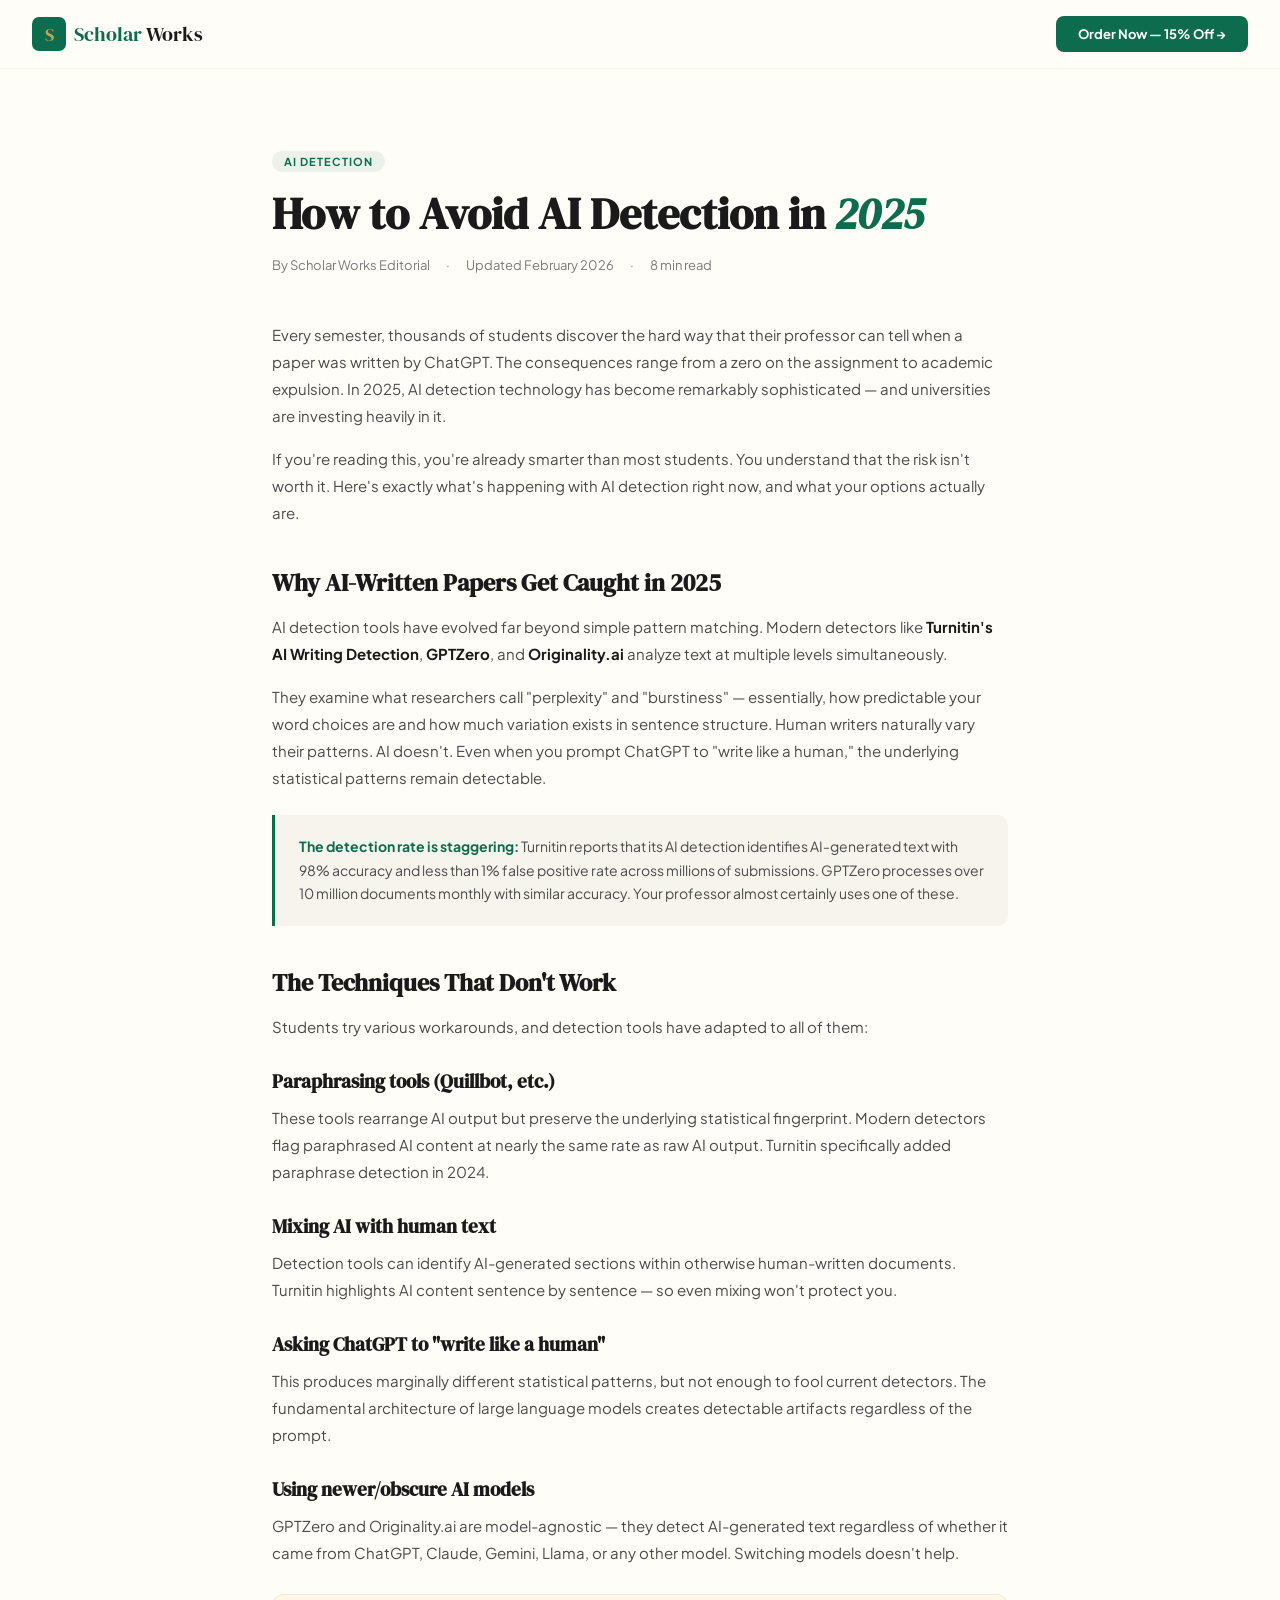
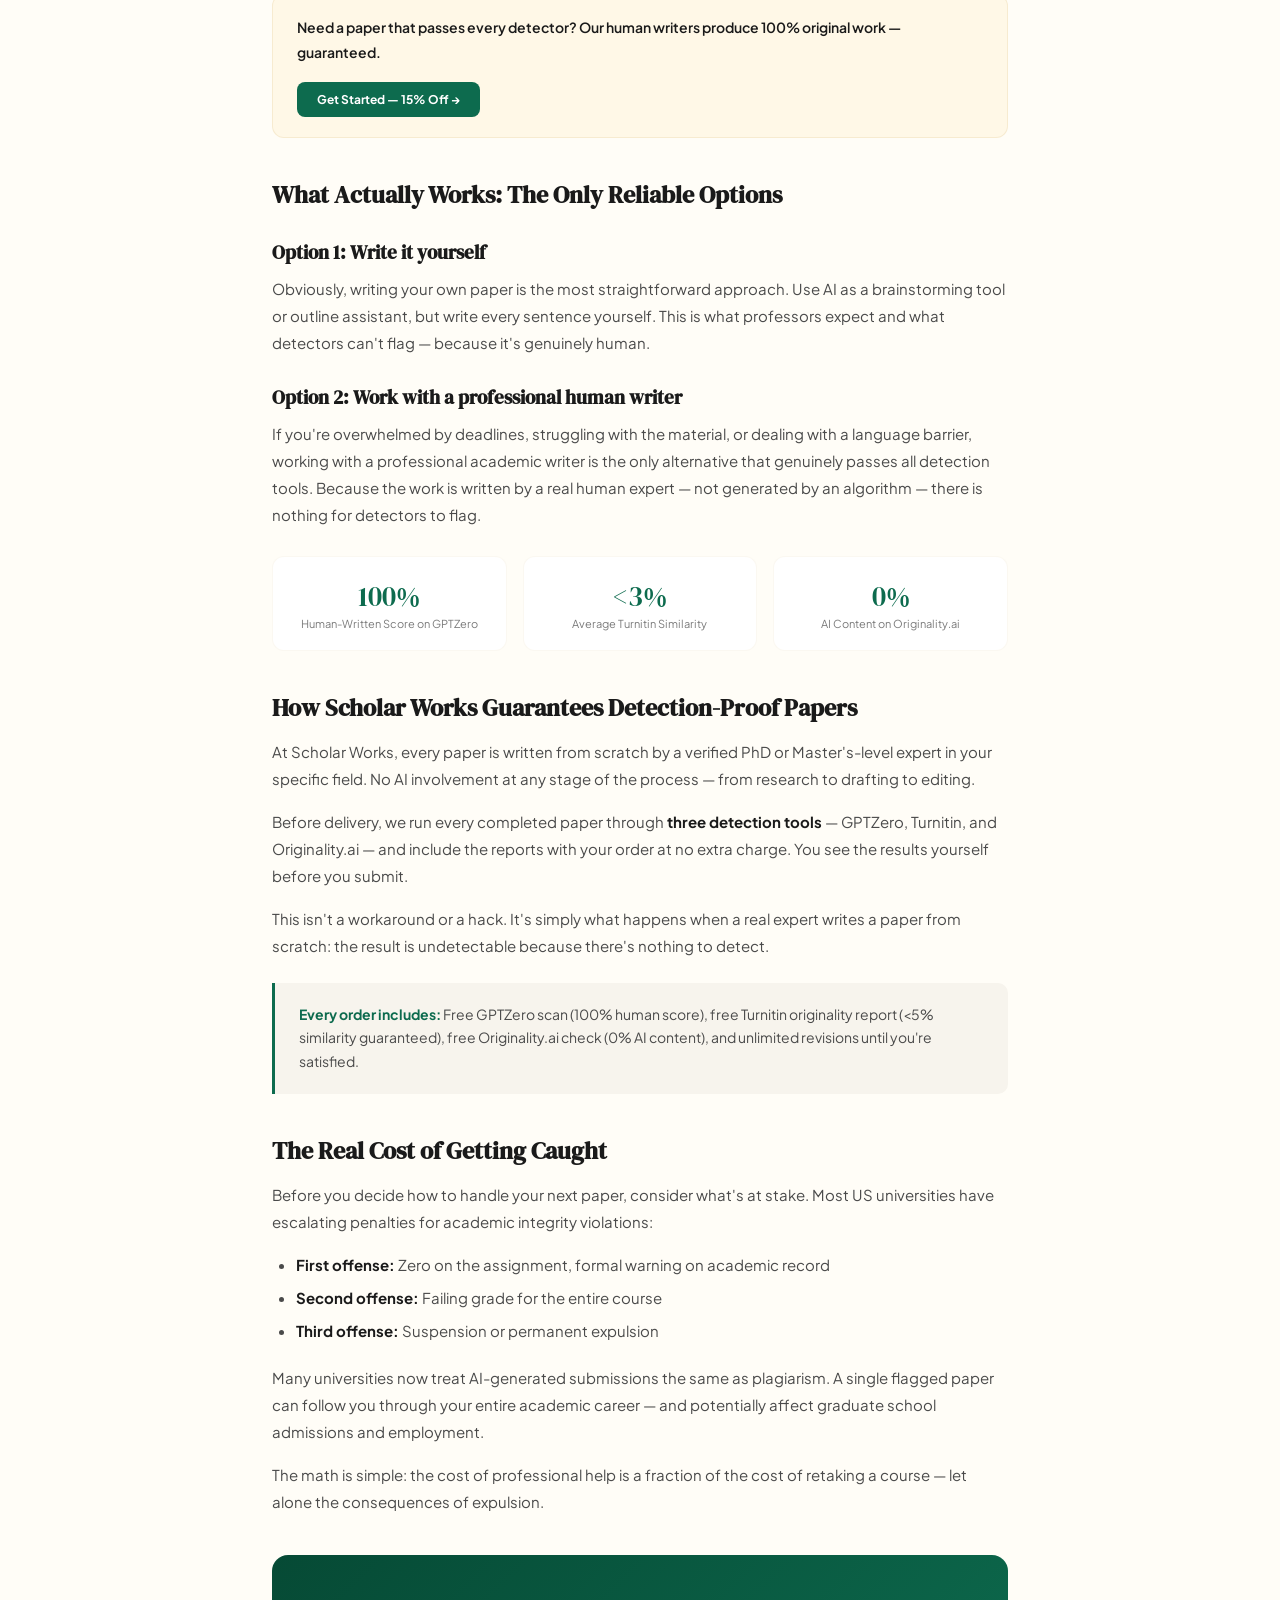
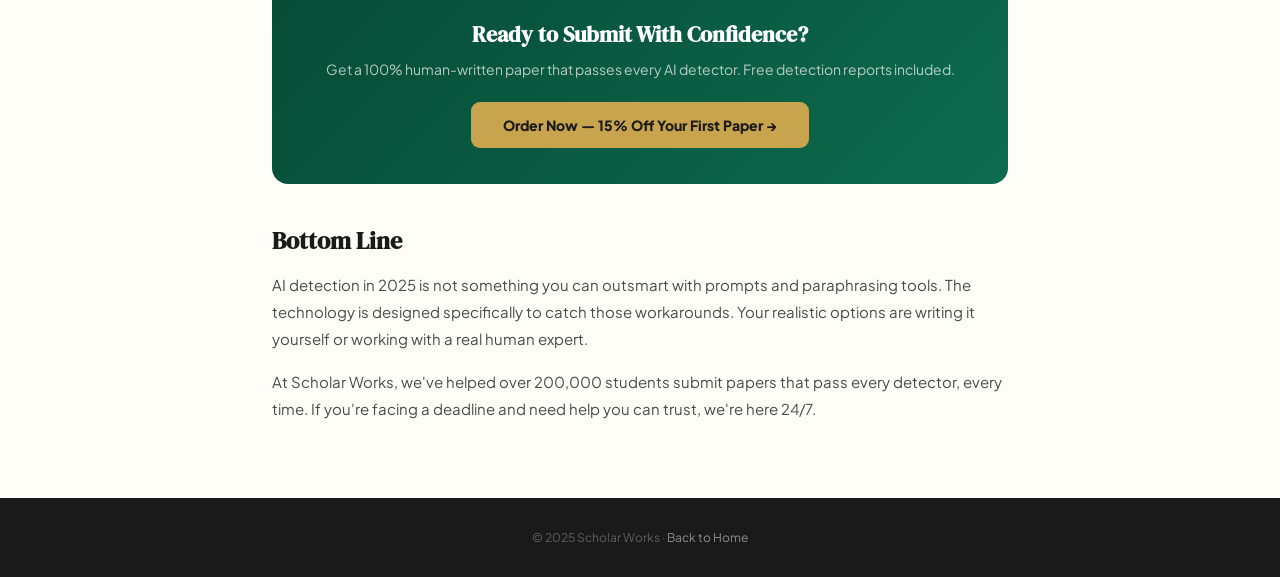
<file: blog-ai-detection.html>
<!DOCTYPE html>
<html lang="en">
<head>
<meta charset="UTF-8">
<meta name="viewport" content="width=device-width, initial-scale=1.0">
<title>How to Avoid AI Detection in <em>2025</em> — Scholar Works Blog</title>
<meta name="description" content="Learn why AI-generated papers fail detection tools in 2025 and how to submit work that passes Turnitin, GPTZero, and every detector your professor uses.">
<link href="https://fonts.googleapis.com/css2?family=DM+Serif+Display:ital@0;1&family=Plus+Jakarta+Sans:wght@300;400;500;600;700;800&display=swap" rel="stylesheet">
<style>
*,*::before,*::after{margin:0;padding:0;box-sizing:border-box}
:root{--em:#0D6B4E;--em-d:#064A35;--em-l:#11B07A;--em-s:rgba(13,107,78,.08);--gold:#C8A44E;--gold-l:#E8CA72;--gold-p:#FFF8E7;--cream:#FFFDF7;--ivory:#F7F4ED;--ch:#1A1A1A;--sl:#4A4A4A;--mu:#7A7A7A;--wh:#FFF;--red:#DC3545;--fd:'DM Serif Display',Georgia,serif;--fb:'Plus Jakarta Sans',-apple-system,sans-serif}
html{scroll-behavior:smooth}
body{font-family:var(--fb);color:var(--ch);background:var(--cream);-webkit-font-smoothing:antialiased}
a{color:var(--em);text-decoration:none}a:hover{text-decoration:underline}

/* Nav */
.bnav{padding:16px 32px;display:flex;align-items:center;justify-content:space-between;border-bottom:1px solid rgba(200,164,78,.1);background:rgba(255,253,247,.95);backdrop-filter:blur(20px);position:sticky;top:0;z-index:100}
.logo{display:flex;align-items:center;gap:8px;text-decoration:none}
.logo-i{width:34px;height:34px;background:var(--em);border-radius:7px;display:flex;align-items:center;justify-content:center;color:var(--gold);font-family:var(--fd);font-size:18px}
.logo-t{font-family:var(--fd);font-size:20px;color:var(--ch)}.logo-t span{color:var(--em)}
.bnav-cta{background:var(--em);color:var(--wh);padding:10px 22px;border-radius:8px;font-size:13px;font-weight:700;text-decoration:none;transition:all .2s}.bnav-cta:hover{background:var(--em-d);text-decoration:none}

/* Hero */
.bh{padding:80px 32px 48px;max-width:800px;margin:0 auto}
.bh-tag{display:inline-block;background:var(--em-s);color:var(--em);padding:4px 12px;border-radius:100px;font-size:11px;font-weight:700;text-transform:uppercase;letter-spacing:1px;margin-bottom:16px}
.bh h1{font-family:var(--fd);font-size:clamp(28px,4vw,44px);line-height:1.2;margin-bottom:16px}
.bh h1 em{color:var(--em);font-style:italic}
.bh-meta{font-size:13px;color:var(--mu);display:flex;gap:16px;flex-wrap:wrap}

/* Content */
.bc{max-width:800px;margin:0 auto;padding:0 32px 60px}
.bc h2{font-family:var(--fd);font-size:24px;margin:40px 0 14px;color:var(--ch)}
.bc h3{font-family:var(--fd);font-size:19px;margin:28px 0 10px;color:var(--ch)}
.bc p{font-size:15px;line-height:1.8;color:var(--sl);margin-bottom:16px}
.bc strong{color:var(--ch)}
.bc ul,.bc ol{margin:12px 0 20px 24px;color:var(--sl);font-size:15px;line-height:1.8}
.bc li{margin-bottom:6px}

/* CTA boxes */
.cta-box{background:linear-gradient(135deg,var(--em-d),var(--em));border-radius:16px;padding:36px;margin:40px 0;color:var(--wh);text-align:center}
.cta-box h3{font-family:var(--fd);font-size:22px;color:var(--wh);margin-bottom:8px}
.cta-box p{color:rgba(255,255,255,.7);font-size:14px;margin-bottom:20px}
.cta-box a{display:inline-block;background:var(--gold);color:var(--ch);padding:14px 32px;border-radius:9px;font-weight:800;font-size:14px;text-decoration:none;transition:all .2s}.cta-box a:hover{background:var(--gold-l);text-decoration:none;transform:translateY(-1px)}

/* Inline CTA */
.inline-cta{background:var(--gold-p);border:1.5px solid rgba(200,164,78,.15);border-radius:12px;padding:20px 24px;margin:28px 0;display:flex;align-items:center;justify-content:space-between;gap:16px;flex-wrap:wrap}
.inline-cta p{margin:0;font-size:14px;font-weight:600;color:var(--ch)}
.inline-cta a{background:var(--em);color:var(--wh);padding:10px 20px;border-radius:8px;font-size:12px;font-weight:700;white-space:nowrap;text-decoration:none;transition:all .2s}.inline-cta a:hover{background:var(--em-d);text-decoration:none}

/* Highlight box */
.highlight{background:var(--ivory);border-left:3px solid var(--em);border-radius:0 10px 10px 0;padding:20px 24px;margin:24px 0;font-size:14px;color:var(--sl);line-height:1.7}
.highlight strong{color:var(--em)}

/* Stats row */
.stat-row{display:grid;grid-template-columns:repeat(3,1fr);gap:16px;margin:28px 0}
.stat-card{background:var(--wh);border:1px solid rgba(200,164,78,.08);border-radius:12px;padding:20px;text-align:center}
.stat-card .sv{font-family:var(--fd);font-size:28px;color:var(--em)}
.stat-card .sl{font-size:11px;color:var(--mu);margin-top:2px}

/* Footer */
.bf{background:var(--ch);padding:32px;text-align:center}
.bf p{font-size:12px;color:rgba(255,255,255,.3)}
.bf a{color:rgba(255,255,255,.5)}

@media(max-width:768px){.bh{padding:48px 16px 32px}.bc{padding:0 16px 40px}.bnav{padding:12px 16px}.stat-row{grid-template-columns:1fr}.inline-cta{flex-direction:column;text-align:center}.cta-box{padding:24px 20px}}
</style>
</head>
<body>

<nav class="bnav">
  <a class="logo" href="scholar_works_v4.html"><div class="logo-i">S</div><div class="logo-t"><span>Scholar</span> Works</div></a>
  <a class="bnav-cta" href="scholar_works_v4.html">Order Now — 15% Off →</a>
</nav>

<section class="bh">
  <span class="bh-tag">AI Detection</span>
  <h1>How to Avoid AI Detection in <em>2025</em></h1>
  <div class="bh-meta">
    <span>By Scholar Works Editorial</span>
    <span>·</span>
    <span>Updated February 2026</span>
    <span>·</span>
    <span>8 min read</span>
  </div>
</section>

<article class="bc">

<p>Every semester, thousands of students discover the hard way that their professor can tell when a paper was written by ChatGPT. The consequences range from a zero on the assignment to academic expulsion. In 2025, AI detection technology has become remarkably sophisticated — and universities are investing heavily in it.</p>

<p>If you're reading this, you're already smarter than most students. You understand that the risk isn't worth it. Here's exactly what's happening with AI detection right now, and what your options actually are.</p>

<h2>Why AI-Written Papers Get Caught in 2025</h2>

<p>AI detection tools have evolved far beyond simple pattern matching. Modern detectors like <strong>Turnitin's AI Writing Detection</strong>, <strong>GPTZero</strong>, and <strong>Originality.ai</strong> analyze text at multiple levels simultaneously.</p>

<p>They examine what researchers call "perplexity" and "burstiness" — essentially, how predictable your word choices are and how much variation exists in sentence structure. Human writers naturally vary their patterns. AI doesn't. Even when you prompt ChatGPT to "write like a human," the underlying statistical patterns remain detectable.</p>

<div class="highlight">
<strong>The detection rate is staggering:</strong> Turnitin reports that its AI detection identifies AI-generated text with 98% accuracy and less than 1% false positive rate across millions of submissions. GPTZero processes over 10 million documents monthly with similar accuracy. Your professor almost certainly uses one of these.
</div>

<h2>The Techniques That Don't Work</h2>

<p>Students try various workarounds, and detection tools have adapted to all of them:</p>

<h3>Paraphrasing tools (Quillbot, etc.)</h3>
<p>These tools rearrange AI output but preserve the underlying statistical fingerprint. Modern detectors flag paraphrased AI content at nearly the same rate as raw AI output. Turnitin specifically added paraphrase detection in 2024.</p>

<h3>Mixing AI with human text</h3>
<p>Detection tools can identify AI-generated sections within otherwise human-written documents. Turnitin highlights AI content sentence by sentence — so even mixing won't protect you.</p>

<h3>Asking ChatGPT to "write like a human"</h3>
<p>This produces marginally different statistical patterns, but not enough to fool current detectors. The fundamental architecture of large language models creates detectable artifacts regardless of the prompt.</p>

<h3>Using newer/obscure AI models</h3>
<p>GPTZero and Originality.ai are model-agnostic — they detect AI-generated text regardless of whether it came from ChatGPT, Claude, Gemini, Llama, or any other model. Switching models doesn't help.</p>

<div class="inline-cta">
<p>Need a paper that passes every detector? Our human writers produce 100% original work — guaranteed.</p>
<a href="scholar_works_v4.html">Get Started — 15% Off →</a>
</div>

<h2>What Actually Works: The Only Reliable Options</h2>

<h3>Option 1: Write it yourself</h3>
<p>Obviously, writing your own paper is the most straightforward approach. Use AI as a brainstorming tool or outline assistant, but write every sentence yourself. This is what professors expect and what detectors can't flag — because it's genuinely human.</p>

<h3>Option 2: Work with a professional human writer</h3>
<p>If you're overwhelmed by deadlines, struggling with the material, or dealing with a language barrier, working with a professional academic writer is the only alternative that genuinely passes all detection tools. Because the work is written by a real human expert — not generated by an algorithm — there is nothing for detectors to flag.</p>

<div class="stat-row">
<div class="stat-card"><div class="sv">100%</div><div class="sl">Human-Written Score on GPTZero</div></div>
<div class="stat-card"><div class="sv">&lt;3%</div><div class="sl">Average Turnitin Similarity</div></div>
<div class="stat-card"><div class="sv">0%</div><div class="sl">AI Content on Originality.ai</div></div>
</div>

<h2>How Scholar Works Guarantees Detection-Proof Papers</h2>

<p>At Scholar Works, every paper is written from scratch by a verified PhD or Master's-level expert in your specific field. No AI involvement at any stage of the process — from research to drafting to editing.</p>

<p>Before delivery, we run every completed paper through <strong>three detection tools</strong> — GPTZero, Turnitin, and Originality.ai — and include the reports with your order at no extra charge. You see the results yourself before you submit.</p>

<p>This isn't a workaround or a hack. It's simply what happens when a real expert writes a paper from scratch: the result is undetectable because there's nothing to detect.</p>

<div class="highlight">
<strong>Every order includes:</strong> Free GPTZero scan (100% human score), free Turnitin originality report (&lt;5% similarity guaranteed), free Originality.ai check (0% AI content), and unlimited revisions until you're satisfied.
</div>

<h2>The Real Cost of Getting Caught</h2>

<p>Before you decide how to handle your next paper, consider what's at stake. Most US universities have escalating penalties for academic integrity violations:</p>

<ul>
<li><strong>First offense:</strong> Zero on the assignment, formal warning on academic record</li>
<li><strong>Second offense:</strong> Failing grade for the entire course</li>
<li><strong>Third offense:</strong> Suspension or permanent expulsion</li>
</ul>

<p>Many universities now treat AI-generated submissions the same as plagiarism. A single flagged paper can follow you through your entire academic career — and potentially affect graduate school admissions and employment.</p>

<p>The math is simple: the cost of professional help is a fraction of the cost of retaking a course — let alone the consequences of expulsion.</p>

<div class="cta-box">
<h3>Ready to Submit With Confidence?</h3>
<p>Get a 100% human-written paper that passes every AI detector. Free detection reports included.</p>
<a href="scholar_works_v4.html">Order Now — 15% Off Your First Paper →</a>
</div>

<h2>Bottom Line</h2>

<p>AI detection in 2025 is not something you can outsmart with prompts and paraphrasing tools. The technology is designed specifically to catch those workarounds. Your realistic options are writing it yourself or working with a real human expert.</p>

<p>At Scholar Works, we've helped over 200,000 students submit papers that pass every detector, every time. If you're facing a deadline and need help you can trust, we're here 24/7.</p>

</article>

<footer class="bf">
  <p>© 2025 Scholar Works · <a href="scholar_works_v4.html">Back to Home</a></p>
</footer>

</body>
</html>
</file>
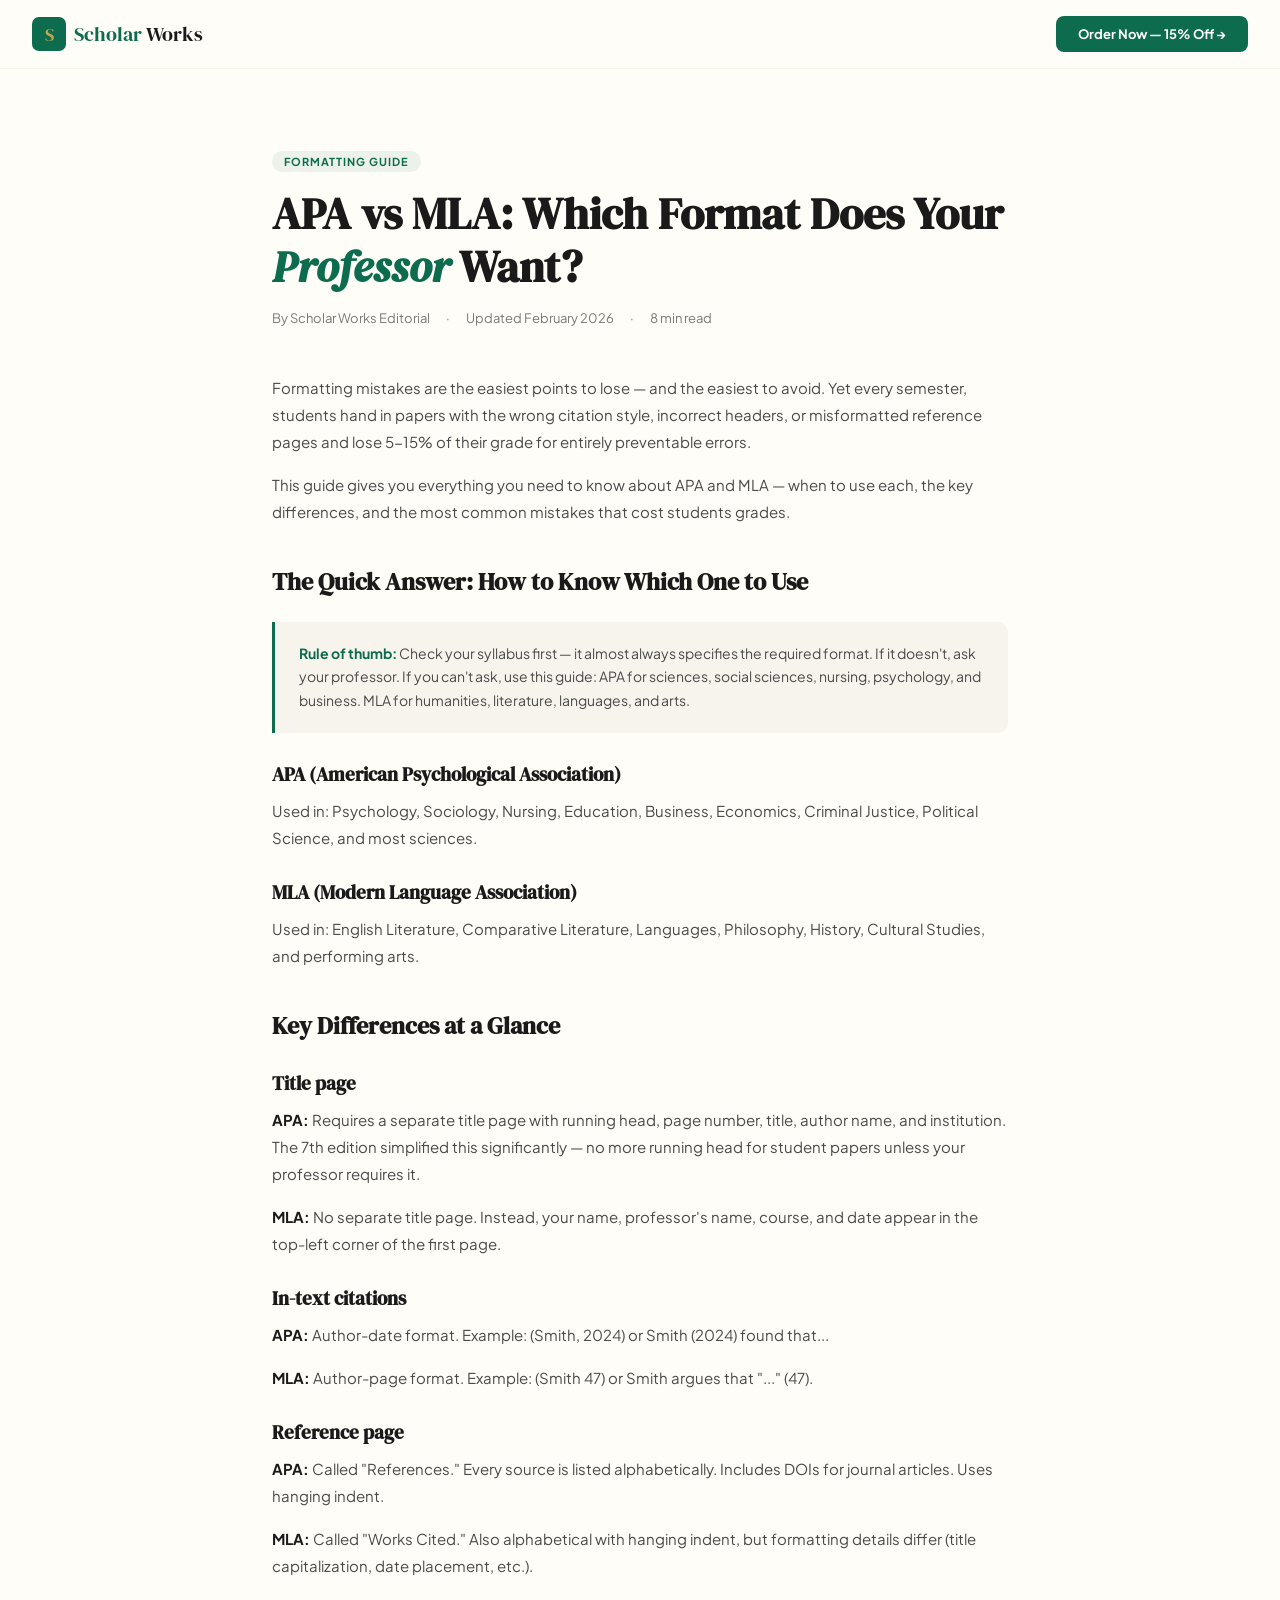
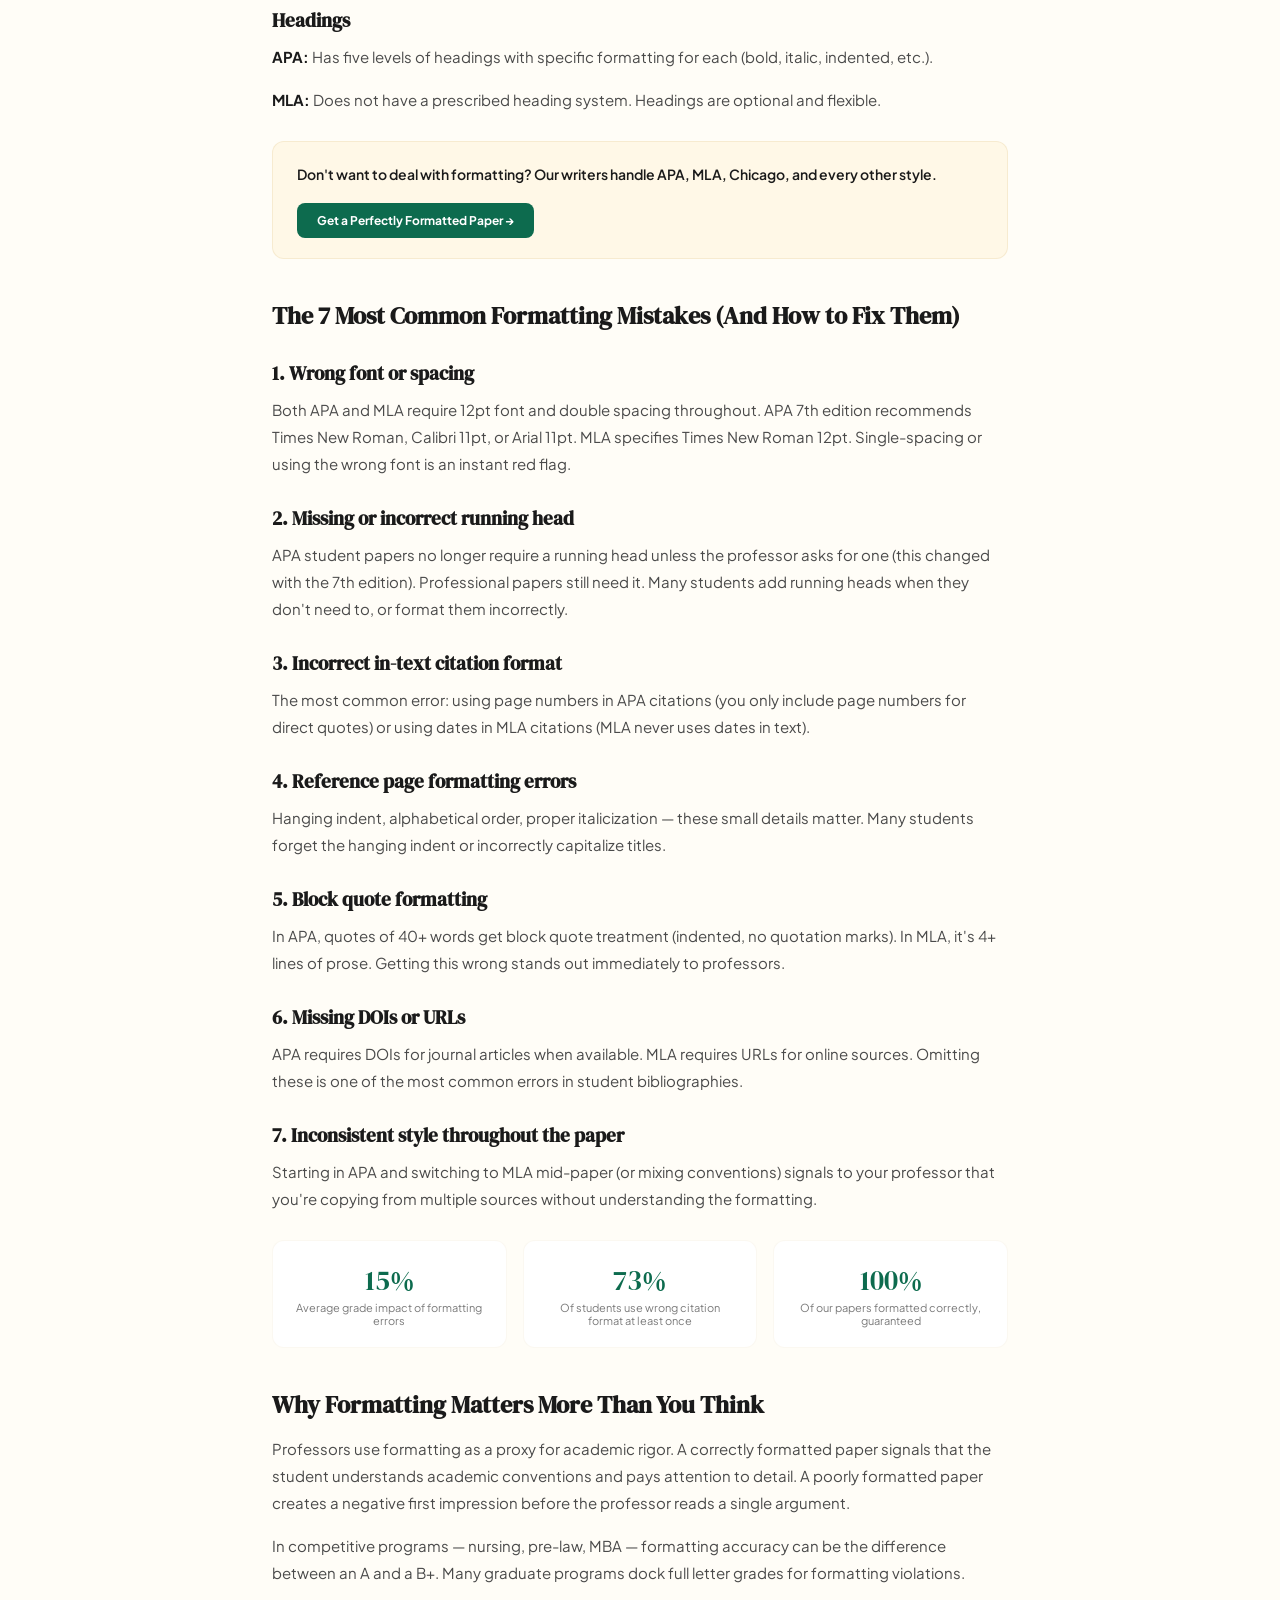
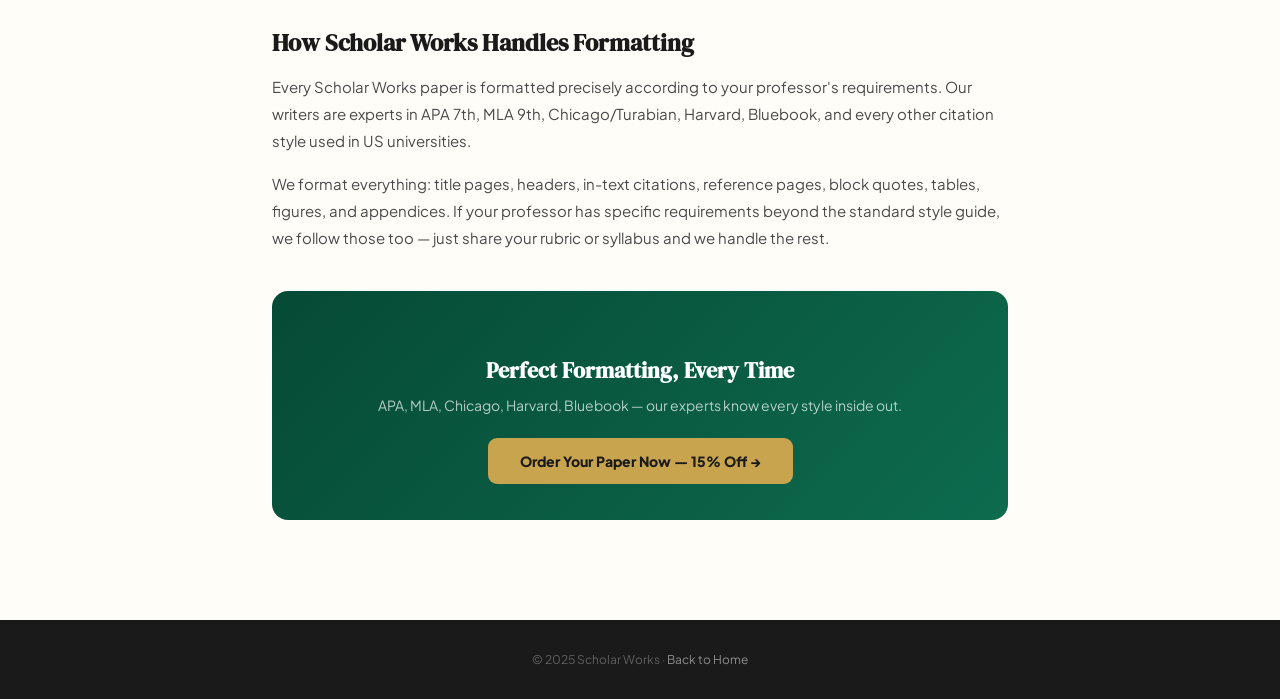
<file: blog-apa-vs-mla.html>
<!DOCTYPE html>
<html lang="en">
<head>
<meta charset="UTF-8">
<meta name="viewport" content="width=device-width, initial-scale=1.0">
<title>APA vs MLA: Which Format Does Your <em>Professor</em> Want? — Scholar Works Blog</title>
<meta name="description" content="APA vs MLA formatting guide for college students. Learn the key differences, when to use each style, and how to avoid losing easy points on your papers.">
<link href="https://fonts.googleapis.com/css2?family=DM+Serif+Display:ital@0;1&family=Plus+Jakarta+Sans:wght@300;400;500;600;700;800&display=swap" rel="stylesheet">
<style>
*,*::before,*::after{margin:0;padding:0;box-sizing:border-box}
:root{--em:#0D6B4E;--em-d:#064A35;--em-l:#11B07A;--em-s:rgba(13,107,78,.08);--gold:#C8A44E;--gold-l:#E8CA72;--gold-p:#FFF8E7;--cream:#FFFDF7;--ivory:#F7F4ED;--ch:#1A1A1A;--sl:#4A4A4A;--mu:#7A7A7A;--wh:#FFF;--red:#DC3545;--fd:'DM Serif Display',Georgia,serif;--fb:'Plus Jakarta Sans',-apple-system,sans-serif}
html{scroll-behavior:smooth}
body{font-family:var(--fb);color:var(--ch);background:var(--cream);-webkit-font-smoothing:antialiased}
a{color:var(--em);text-decoration:none}a:hover{text-decoration:underline}

/* Nav */
.bnav{padding:16px 32px;display:flex;align-items:center;justify-content:space-between;border-bottom:1px solid rgba(200,164,78,.1);background:rgba(255,253,247,.95);backdrop-filter:blur(20px);position:sticky;top:0;z-index:100}
.logo{display:flex;align-items:center;gap:8px;text-decoration:none}
.logo-i{width:34px;height:34px;background:var(--em);border-radius:7px;display:flex;align-items:center;justify-content:center;color:var(--gold);font-family:var(--fd);font-size:18px}
.logo-t{font-family:var(--fd);font-size:20px;color:var(--ch)}.logo-t span{color:var(--em)}
.bnav-cta{background:var(--em);color:var(--wh);padding:10px 22px;border-radius:8px;font-size:13px;font-weight:700;text-decoration:none;transition:all .2s}.bnav-cta:hover{background:var(--em-d);text-decoration:none}

/* Hero */
.bh{padding:80px 32px 48px;max-width:800px;margin:0 auto}
.bh-tag{display:inline-block;background:var(--em-s);color:var(--em);padding:4px 12px;border-radius:100px;font-size:11px;font-weight:700;text-transform:uppercase;letter-spacing:1px;margin-bottom:16px}
.bh h1{font-family:var(--fd);font-size:clamp(28px,4vw,44px);line-height:1.2;margin-bottom:16px}
.bh h1 em{color:var(--em);font-style:italic}
.bh-meta{font-size:13px;color:var(--mu);display:flex;gap:16px;flex-wrap:wrap}

/* Content */
.bc{max-width:800px;margin:0 auto;padding:0 32px 60px}
.bc h2{font-family:var(--fd);font-size:24px;margin:40px 0 14px;color:var(--ch)}
.bc h3{font-family:var(--fd);font-size:19px;margin:28px 0 10px;color:var(--ch)}
.bc p{font-size:15px;line-height:1.8;color:var(--sl);margin-bottom:16px}
.bc strong{color:var(--ch)}
.bc ul,.bc ol{margin:12px 0 20px 24px;color:var(--sl);font-size:15px;line-height:1.8}
.bc li{margin-bottom:6px}

/* CTA boxes */
.cta-box{background:linear-gradient(135deg,var(--em-d),var(--em));border-radius:16px;padding:36px;margin:40px 0;color:var(--wh);text-align:center}
.cta-box h3{font-family:var(--fd);font-size:22px;color:var(--wh);margin-bottom:8px}
.cta-box p{color:rgba(255,255,255,.7);font-size:14px;margin-bottom:20px}
.cta-box a{display:inline-block;background:var(--gold);color:var(--ch);padding:14px 32px;border-radius:9px;font-weight:800;font-size:14px;text-decoration:none;transition:all .2s}.cta-box a:hover{background:var(--gold-l);text-decoration:none;transform:translateY(-1px)}

/* Inline CTA */
.inline-cta{background:var(--gold-p);border:1.5px solid rgba(200,164,78,.15);border-radius:12px;padding:20px 24px;margin:28px 0;display:flex;align-items:center;justify-content:space-between;gap:16px;flex-wrap:wrap}
.inline-cta p{margin:0;font-size:14px;font-weight:600;color:var(--ch)}
.inline-cta a{background:var(--em);color:var(--wh);padding:10px 20px;border-radius:8px;font-size:12px;font-weight:700;white-space:nowrap;text-decoration:none;transition:all .2s}.inline-cta a:hover{background:var(--em-d);text-decoration:none}

/* Highlight box */
.highlight{background:var(--ivory);border-left:3px solid var(--em);border-radius:0 10px 10px 0;padding:20px 24px;margin:24px 0;font-size:14px;color:var(--sl);line-height:1.7}
.highlight strong{color:var(--em)}

/* Stats row */
.stat-row{display:grid;grid-template-columns:repeat(3,1fr);gap:16px;margin:28px 0}
.stat-card{background:var(--wh);border:1px solid rgba(200,164,78,.08);border-radius:12px;padding:20px;text-align:center}
.stat-card .sv{font-family:var(--fd);font-size:28px;color:var(--em)}
.stat-card .sl{font-size:11px;color:var(--mu);margin-top:2px}

/* Footer */
.bf{background:var(--ch);padding:32px;text-align:center}
.bf p{font-size:12px;color:rgba(255,255,255,.3)}
.bf a{color:rgba(255,255,255,.5)}

@media(max-width:768px){.bh{padding:48px 16px 32px}.bc{padding:0 16px 40px}.bnav{padding:12px 16px}.stat-row{grid-template-columns:1fr}.inline-cta{flex-direction:column;text-align:center}.cta-box{padding:24px 20px}}
</style>
</head>
<body>

<nav class="bnav">
  <a class="logo" href="scholar_works_v4.html"><div class="logo-i">S</div><div class="logo-t"><span>Scholar</span> Works</div></a>
  <a class="bnav-cta" href="scholar_works_v4.html">Order Now — 15% Off →</a>
</nav>

<section class="bh">
  <span class="bh-tag">Formatting Guide</span>
  <h1>APA vs MLA: Which Format Does Your <em>Professor</em> Want?</h1>
  <div class="bh-meta">
    <span>By Scholar Works Editorial</span>
    <span>·</span>
    <span>Updated February 2026</span>
    <span>·</span>
    <span>8 min read</span>
  </div>
</section>

<article class="bc">

<p>Formatting mistakes are the easiest points to lose — and the easiest to avoid. Yet every semester, students hand in papers with the wrong citation style, incorrect headers, or misformatted reference pages and lose 5-15% of their grade for entirely preventable errors.</p>

<p>This guide gives you everything you need to know about APA and MLA — when to use each, the key differences, and the most common mistakes that cost students grades.</p>

<h2>The Quick Answer: How to Know Which One to Use</h2>

<div class="highlight">
<strong>Rule of thumb:</strong> Check your syllabus first — it almost always specifies the required format. If it doesn't, ask your professor. If you can't ask, use this guide: APA for sciences, social sciences, nursing, psychology, and business. MLA for humanities, literature, languages, and arts.
</div>

<h3>APA (American Psychological Association)</h3>
<p>Used in: Psychology, Sociology, Nursing, Education, Business, Economics, Criminal Justice, Political Science, and most sciences.</p>

<h3>MLA (Modern Language Association)</h3>
<p>Used in: English Literature, Comparative Literature, Languages, Philosophy, History, Cultural Studies, and performing arts.</p>

<h2>Key Differences at a Glance</h2>

<h3>Title page</h3>
<p><strong>APA:</strong> Requires a separate title page with running head, page number, title, author name, and institution. The 7th edition simplified this significantly — no more running head for student papers unless your professor requires it.</p>
<p><strong>MLA:</strong> No separate title page. Instead, your name, professor's name, course, and date appear in the top-left corner of the first page.</p>

<h3>In-text citations</h3>
<p><strong>APA:</strong> Author-date format. Example: (Smith, 2024) or Smith (2024) found that...</p>
<p><strong>MLA:</strong> Author-page format. Example: (Smith 47) or Smith argues that "..." (47).</p>

<h3>Reference page</h3>
<p><strong>APA:</strong> Called "References." Every source is listed alphabetically. Includes DOIs for journal articles. Uses hanging indent.</p>
<p><strong>MLA:</strong> Called "Works Cited." Also alphabetical with hanging indent, but formatting details differ (title capitalization, date placement, etc.).</p>

<h3>Headings</h3>
<p><strong>APA:</strong> Has five levels of headings with specific formatting for each (bold, italic, indented, etc.).</p>
<p><strong>MLA:</strong> Does not have a prescribed heading system. Headings are optional and flexible.</p>

<div class="inline-cta">
<p>Don't want to deal with formatting? Our writers handle APA, MLA, Chicago, and every other style.</p>
<a href="scholar_works_v4.html">Get a Perfectly Formatted Paper →</a>
</div>

<h2>The 7 Most Common Formatting Mistakes (And How to Fix Them)</h2>

<h3>1. Wrong font or spacing</h3>
<p>Both APA and MLA require 12pt font and double spacing throughout. APA 7th edition recommends Times New Roman, Calibri 11pt, or Arial 11pt. MLA specifies Times New Roman 12pt. Single-spacing or using the wrong font is an instant red flag.</p>

<h3>2. Missing or incorrect running head</h3>
<p>APA student papers no longer require a running head unless the professor asks for one (this changed with the 7th edition). Professional papers still need it. Many students add running heads when they don't need to, or format them incorrectly.</p>

<h3>3. Incorrect in-text citation format</h3>
<p>The most common error: using page numbers in APA citations (you only include page numbers for direct quotes) or using dates in MLA citations (MLA never uses dates in text).</p>

<h3>4. Reference page formatting errors</h3>
<p>Hanging indent, alphabetical order, proper italicization — these small details matter. Many students forget the hanging indent or incorrectly capitalize titles.</p>

<h3>5. Block quote formatting</h3>
<p>In APA, quotes of 40+ words get block quote treatment (indented, no quotation marks). In MLA, it's 4+ lines of prose. Getting this wrong stands out immediately to professors.</p>

<h3>6. Missing DOIs or URLs</h3>
<p>APA requires DOIs for journal articles when available. MLA requires URLs for online sources. Omitting these is one of the most common errors in student bibliographies.</p>

<h3>7. Inconsistent style throughout the paper</h3>
<p>Starting in APA and switching to MLA mid-paper (or mixing conventions) signals to your professor that you're copying from multiple sources without understanding the formatting.</p>

<div class="stat-row">
<div class="stat-card"><div class="sv">15%</div><div class="sl">Average grade impact of formatting errors</div></div>
<div class="stat-card"><div class="sv">73%</div><div class="sl">Of students use wrong citation format at least once</div></div>
<div class="stat-card"><div class="sv">100%</div><div class="sl">Of our papers formatted correctly, guaranteed</div></div>
</div>

<h2>Why Formatting Matters More Than You Think</h2>

<p>Professors use formatting as a proxy for academic rigor. A correctly formatted paper signals that the student understands academic conventions and pays attention to detail. A poorly formatted paper creates a negative first impression before the professor reads a single argument.</p>

<p>In competitive programs — nursing, pre-law, MBA — formatting accuracy can be the difference between an A and a B+. Many graduate programs dock full letter grades for formatting violations.</p>

<h2>How Scholar Works Handles Formatting</h2>

<p>Every Scholar Works paper is formatted precisely according to your professor's requirements. Our writers are experts in APA 7th, MLA 9th, Chicago/Turabian, Harvard, Bluebook, and every other citation style used in US universities.</p>

<p>We format everything: title pages, headers, in-text citations, reference pages, block quotes, tables, figures, and appendices. If your professor has specific requirements beyond the standard style guide, we follow those too — just share your rubric or syllabus and we handle the rest.</p>

<div class="cta-box">
<h3>Perfect Formatting, Every Time</h3>
<p>APA, MLA, Chicago, Harvard, Bluebook — our experts know every style inside out.</p>
<a href="scholar_works_v4.html">Order Your Paper Now — 15% Off →</a>
</div>

</article>

<footer class="bf">
  <p>© 2025 Scholar Works · <a href="scholar_works_v4.html">Back to Home</a></p>
</footer>

</body>
</html>
</file>
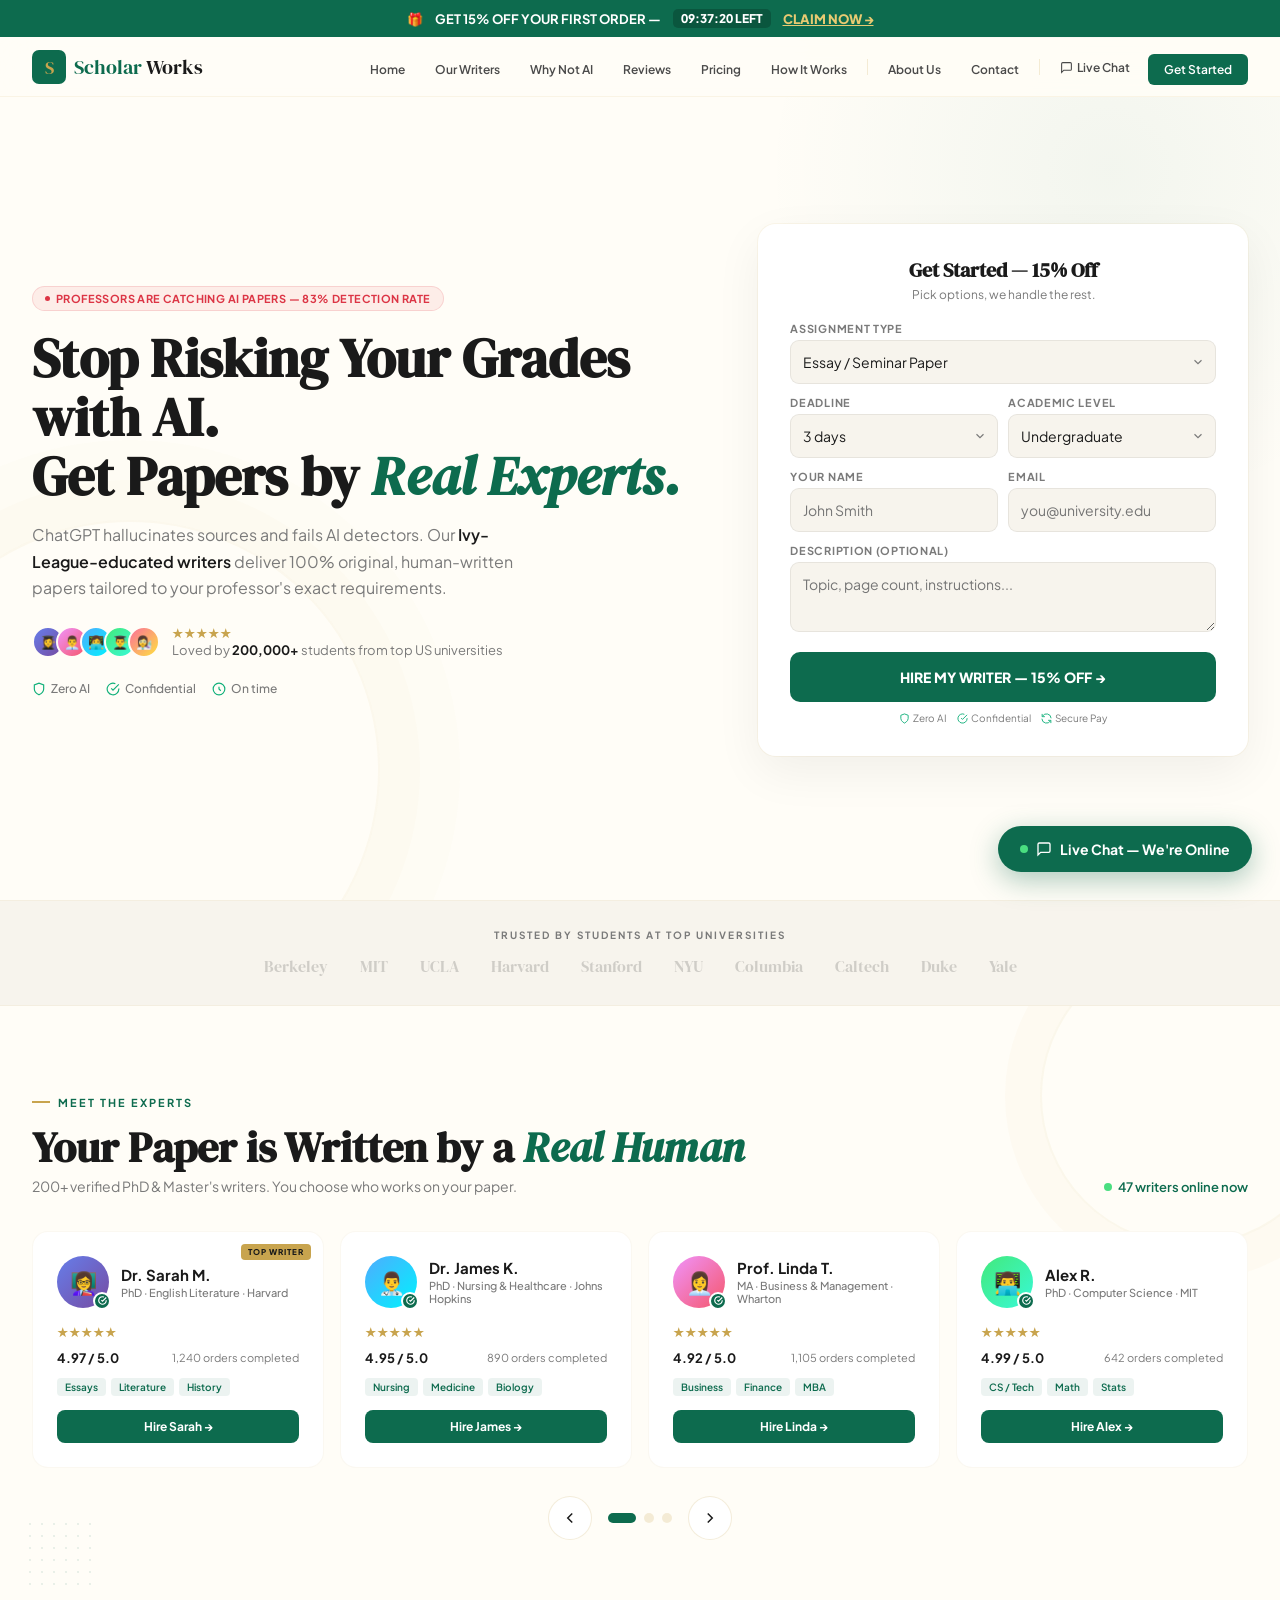
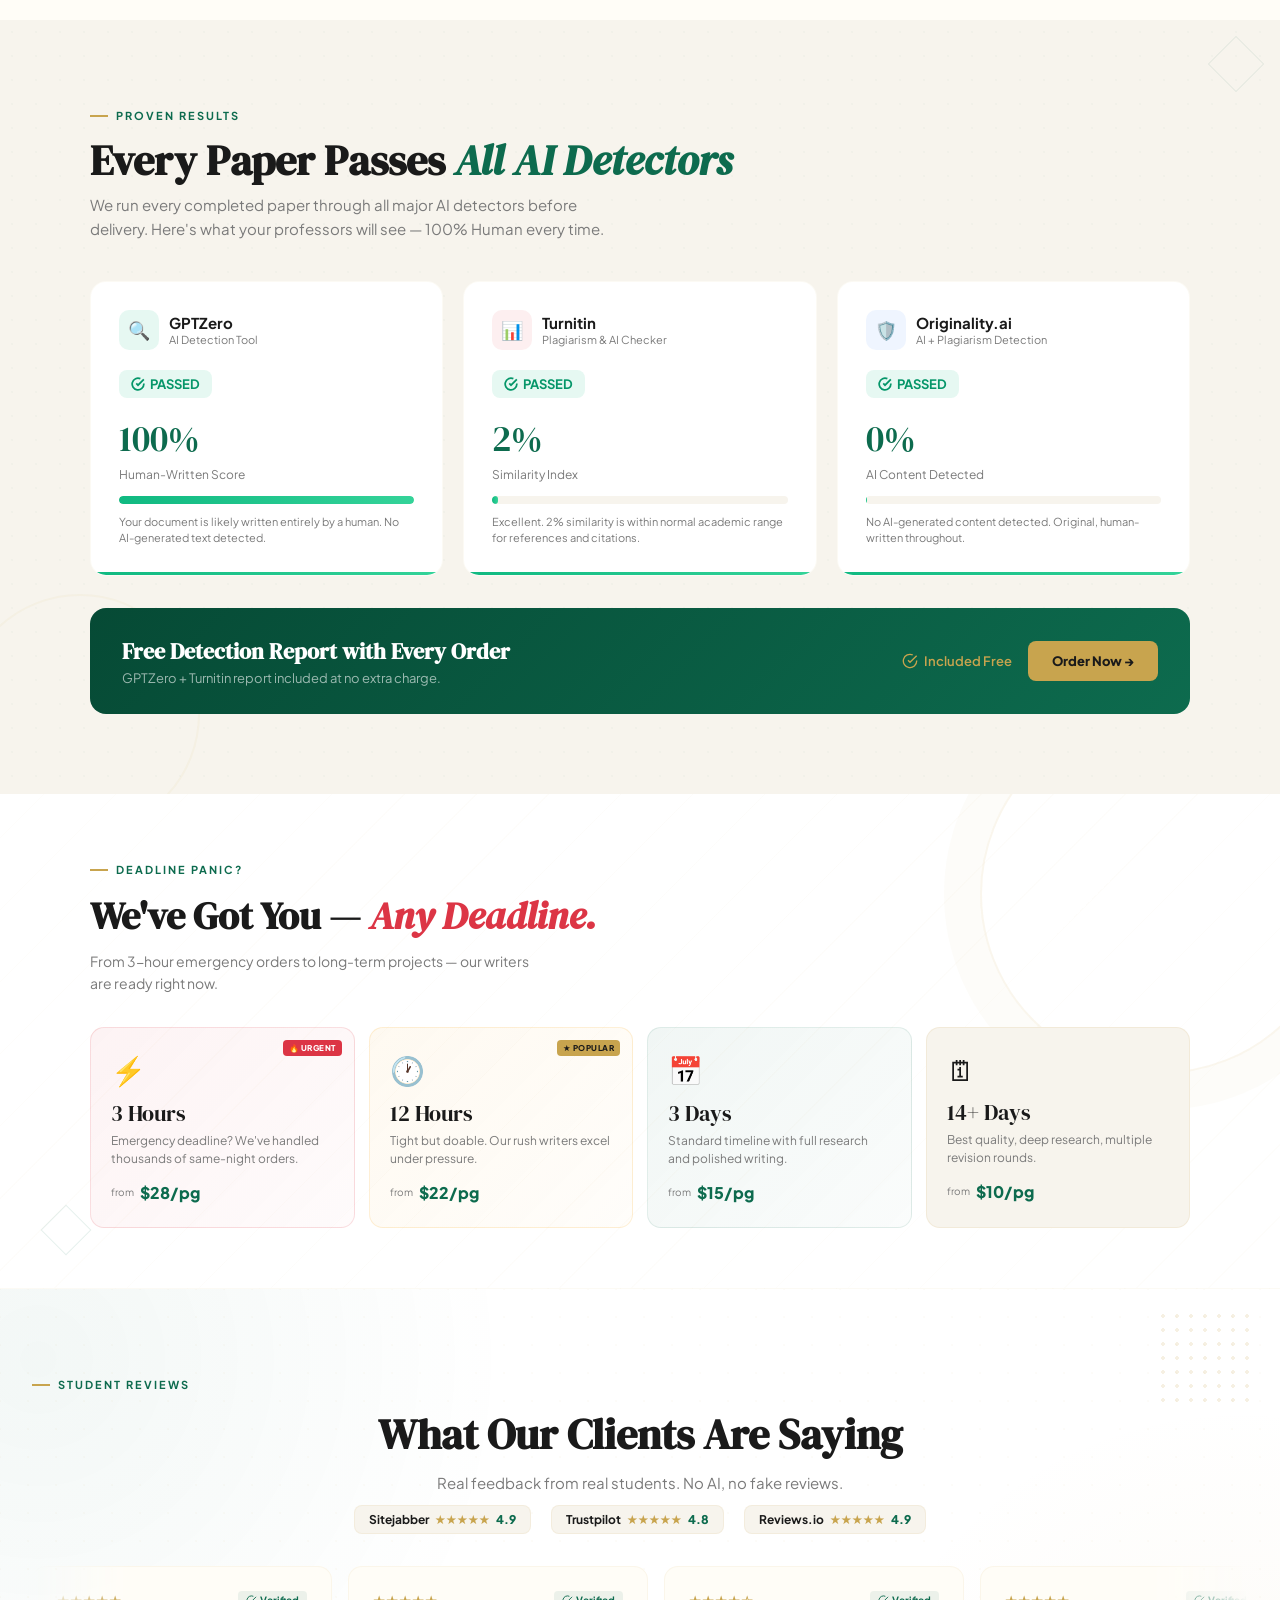
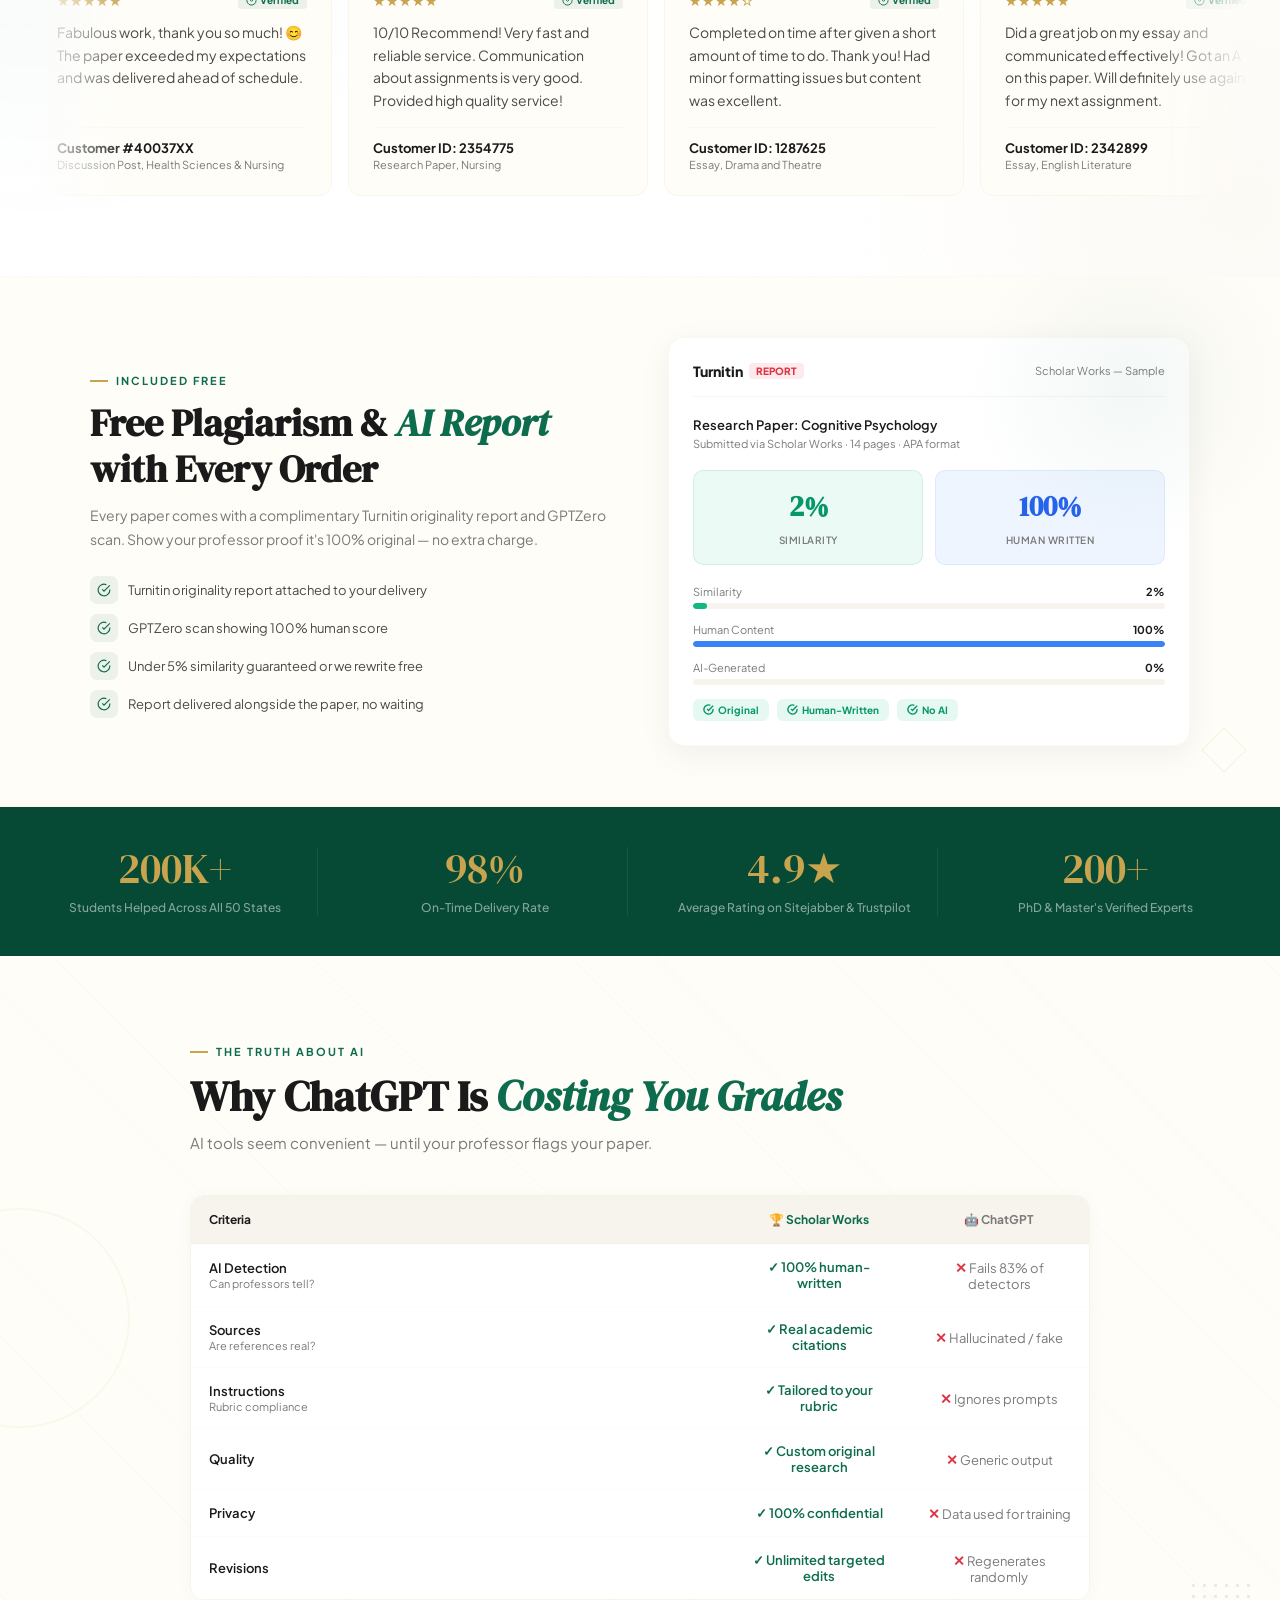
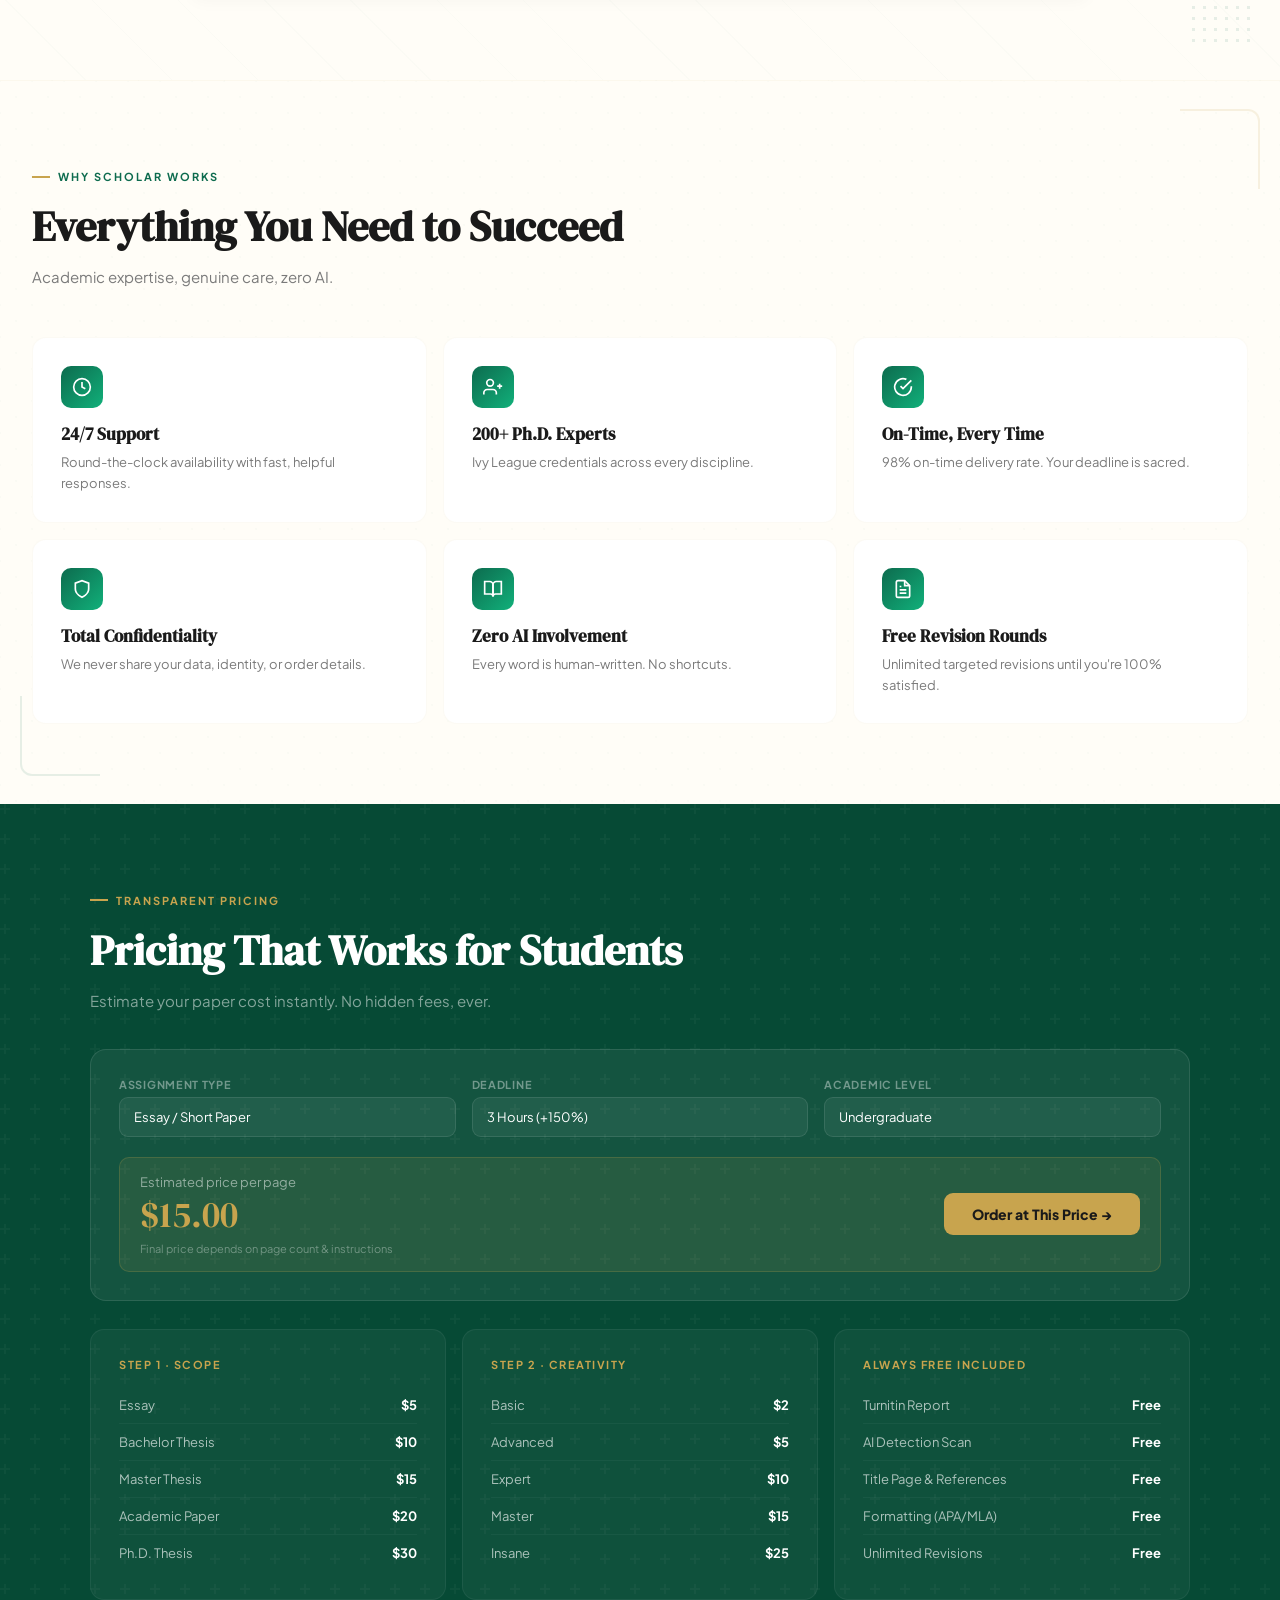
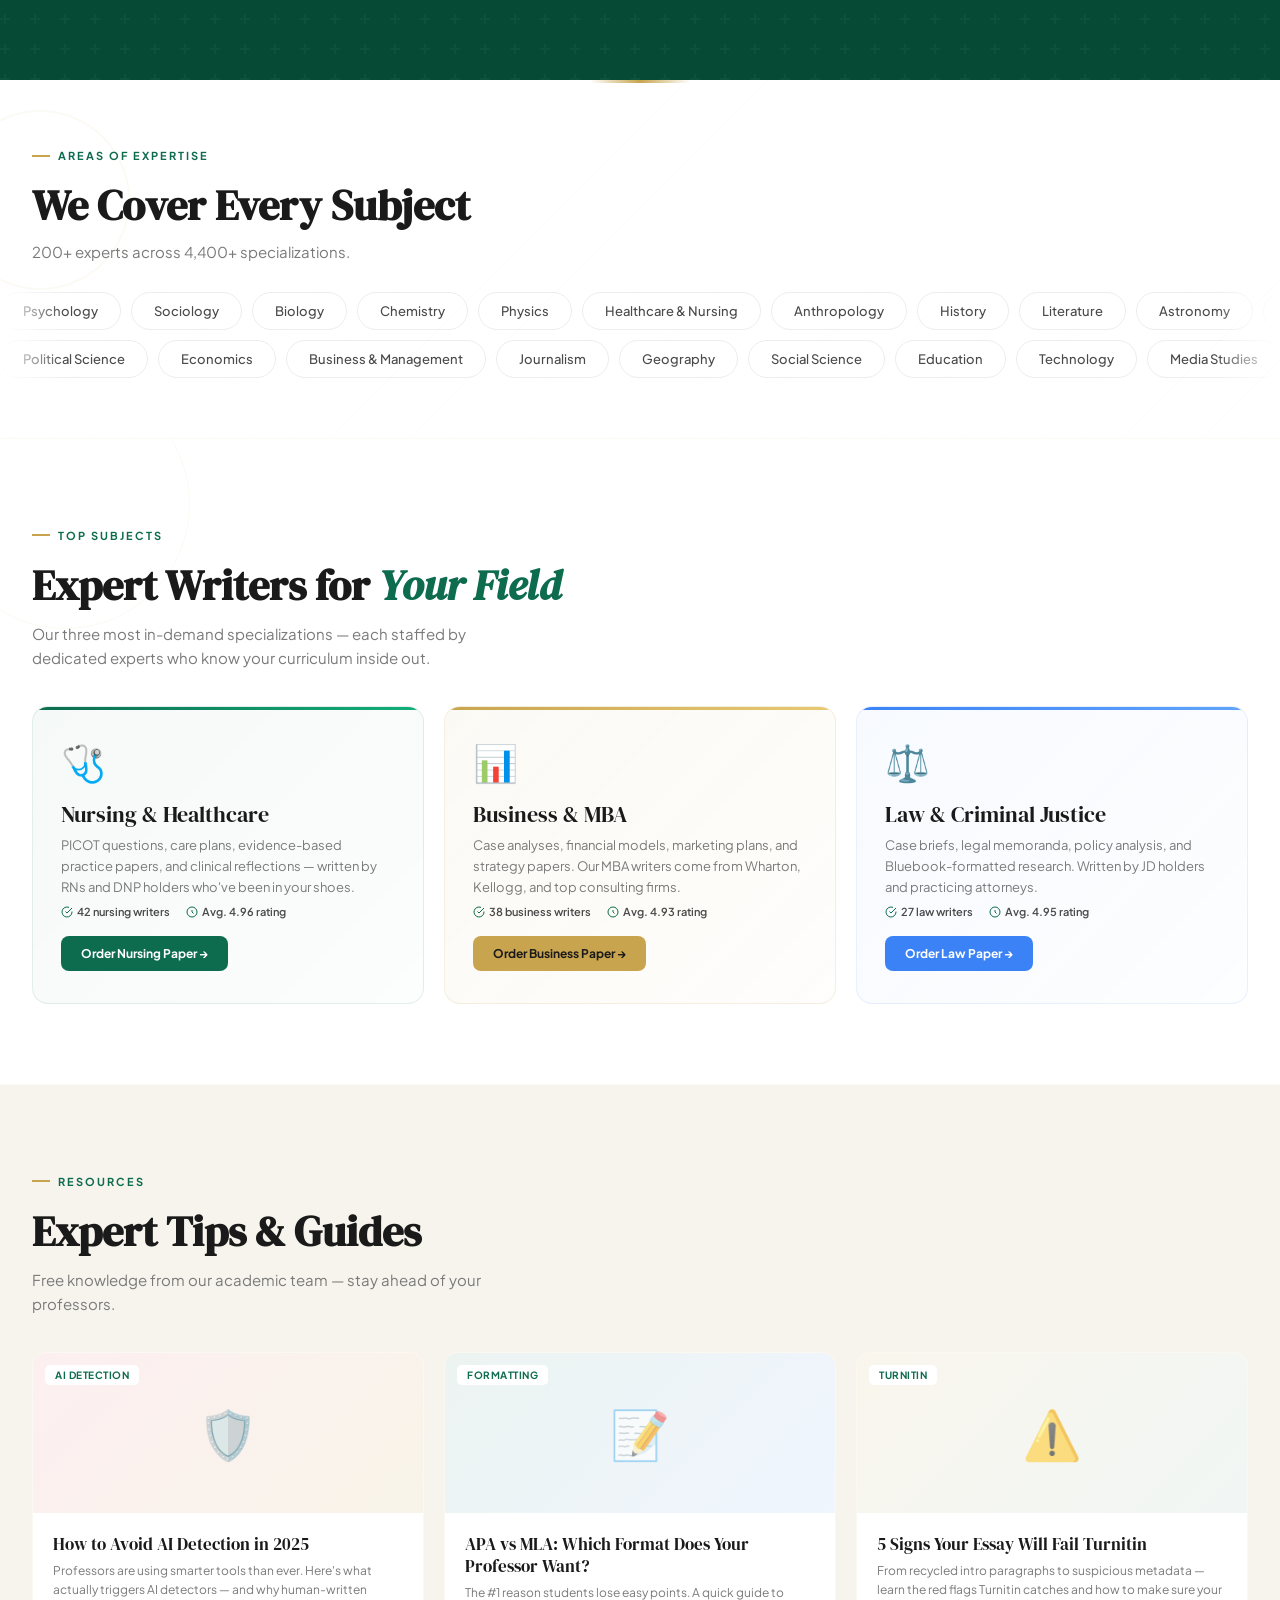
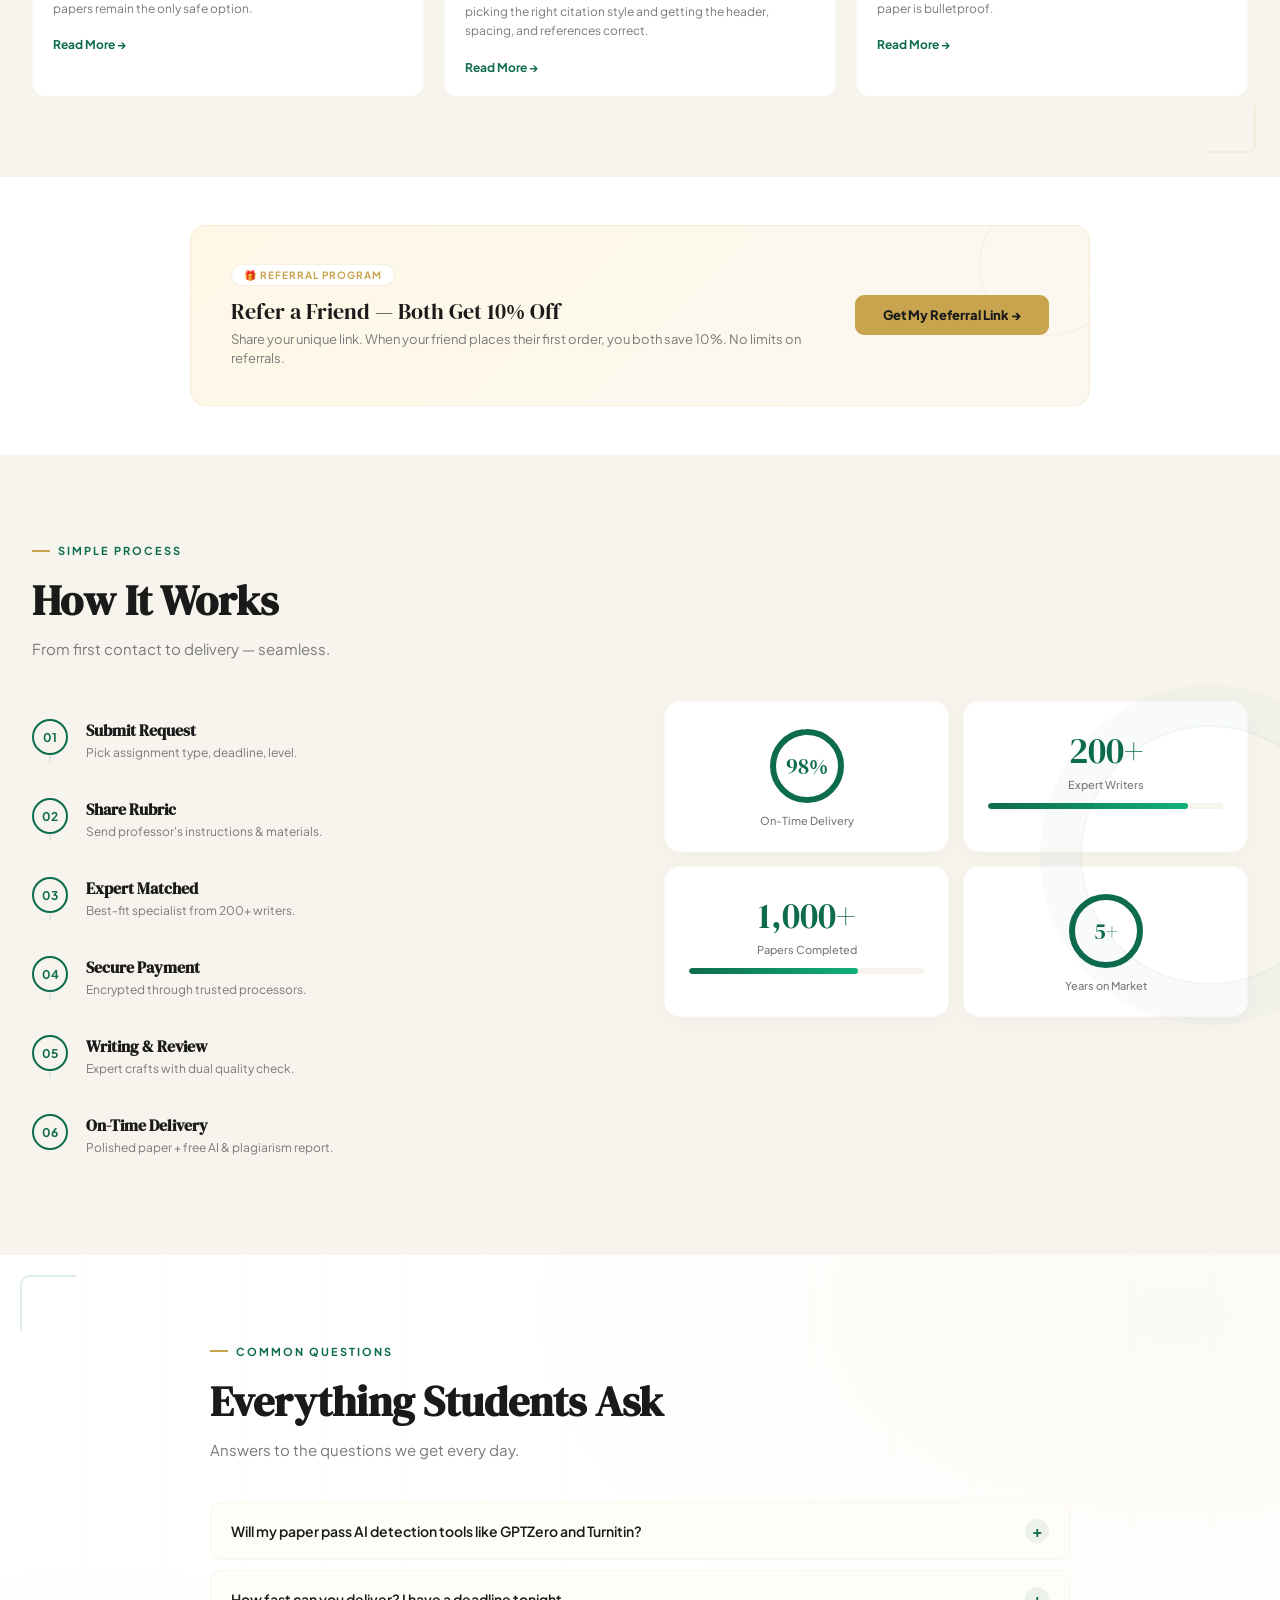
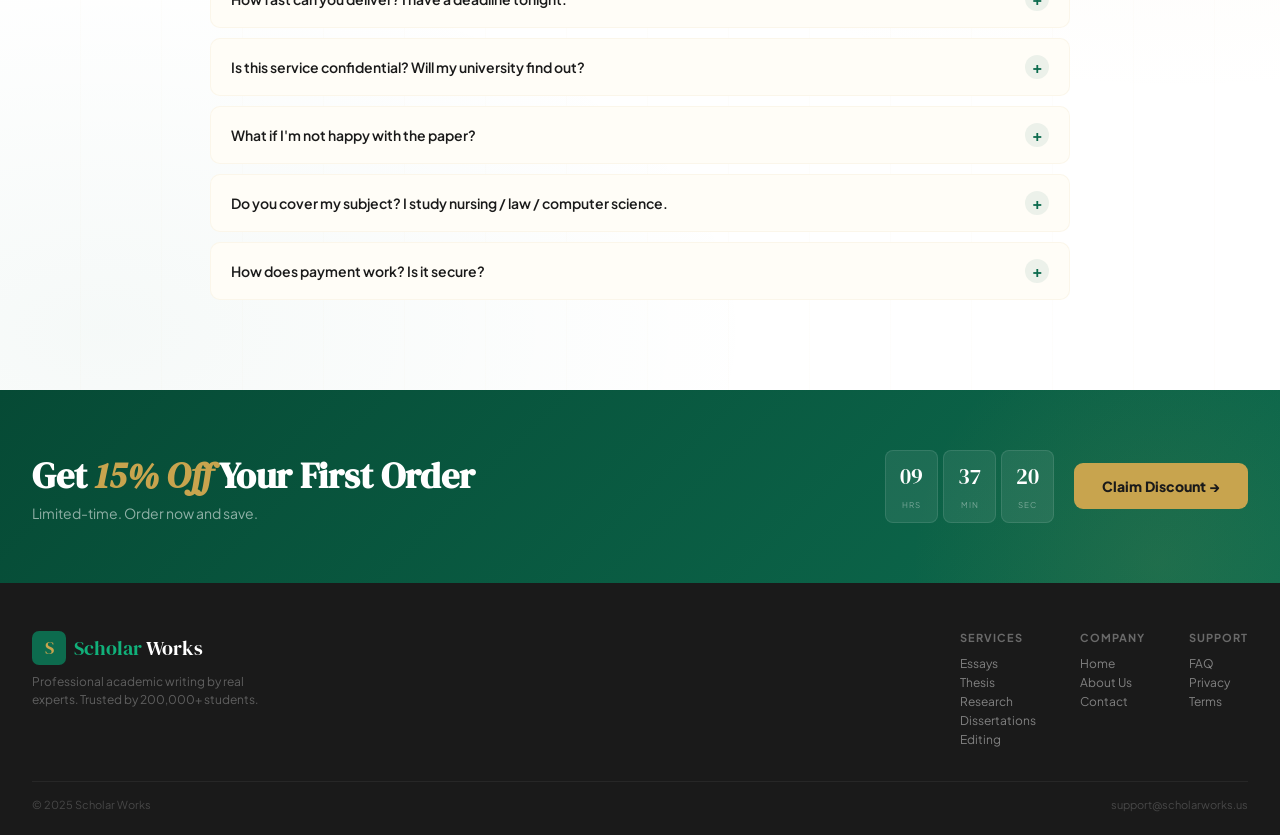
<file: scholar_works_v4 (4) (2).html>
<!DOCTYPE html>
<html lang="en">
<head>
<meta charset="UTF-8">
<meta name="viewport" content="width=device-width, initial-scale=1.0">
<title>Scholar Works — Expert Academic Writing</title>
<link href="https://fonts.googleapis.com/css2?family=DM+Serif+Display:ital@0;1&family=Plus+Jakarta+Sans:wght@300;400;500;600;700;800&display=swap" rel="stylesheet">
<style>
*,*::before,*::after{margin:0;padding:0;box-sizing:border-box}
:root{
--em:#0D6B4E;--em-d:#064A35;--em-l:#11B07A;--em-s:rgba(13,107,78,.08);
--gold:#C8A44E;--gold-l:#E8CA72;--gold-p:#FFF8E7;
--cream:#FFFDF7;--ivory:#F7F4ED;--ch:#1A1A1A;--sl:#4A4A4A;--mu:#7A7A7A;--wh:#FFF;
--red:#DC3545;--red-s:rgba(220,53,69,.08);
--fd:'DM Serif Display',Georgia,serif;--fb:'Plus Jakarta Sans',-apple-system,sans-serif;
}
html{scroll-behavior:smooth}
body{font-family:var(--fb);color:var(--ch);background:var(--cream);overflow-x:hidden;-webkit-font-smoothing:antialiased}

/* === PROMO BAR === */
.pb{position:fixed;top:0;left:0;right:0;z-index:2000;background:var(--em);padding:9px 16px;display:flex;align-items:center;justify-content:center;gap:12px;font-size:13px;font-weight:700;color:var(--wh)}
.pb .pt{background:rgba(0,0,0,.2);padding:2px 8px;border-radius:5px;font-variant-numeric:tabular-nums;font-weight:800;font-size:12px}
.pb a{color:var(--gold-l);text-decoration:underline;font-weight:800}
@media(max-width:640px){.pb{font-size:10px;gap:4px;padding:7px 10px}.hm{display:none}}

/* === NAV === */
nav{position:fixed;top:38px;left:0;right:0;z-index:1000;padding:12px 32px;display:flex;align-items:center;justify-content:space-between;background:rgba(255,253,247,.9);backdrop-filter:blur(20px);border-bottom:1px solid rgba(200,164,78,.1);transition:all .3s}
nav.sc{padding:8px 32px;box-shadow:0 2px 20px rgba(0,0,0,.06)}
.logo{display:flex;align-items:center;gap:8px;text-decoration:none;cursor:pointer}
.logo-i{width:34px;height:34px;background:var(--em);border-radius:7px;display:flex;align-items:center;justify-content:center;color:var(--gold);font-family:var(--fd);font-size:18px}
.logo-t{font-family:var(--fd);font-size:20px;color:var(--ch)}.logo-t span{color:var(--em)}
.nl{display:flex;align-items:center;gap:6px;list-style:none;flex-wrap:wrap}
.nl a{text-decoration:none;color:var(--sl);font-size:12px;font-weight:600;padding:6px 12px;border-radius:6px;cursor:pointer;transition:all .2s;white-space:nowrap}
.nl a:hover{color:var(--em);background:var(--em-s)}
.nl a.act{color:var(--em)}
.nl .sep{width:1px;height:16px;background:rgba(200,164,78,.2);margin:0 2px}
.nl .cta{background:var(--em)!important;color:var(--wh)!important;padding:8px 16px!important}
.nl .cta:hover{background:var(--em-d)!important}
.np{font-size:12px;font-weight:700;color:var(--em);text-decoration:none;display:flex;align-items:center;gap:4px}
.bur{display:none;background:none;border:none;cursor:pointer;color:var(--ch);padding:4px}
/* Floating chat button */
.fchat{position:fixed;bottom:28px;right:28px;z-index:1500;background:var(--em);color:var(--wh);border:none;border-radius:50px;padding:14px 22px;font-family:var(--fb);font-size:14px;font-weight:700;cursor:pointer;display:flex;align-items:center;gap:8px;box-shadow:0 8px 28px rgba(13,107,78,.35);transition:all .3s;text-decoration:none}
.fchat:hover{background:var(--em-d);transform:translateY(-2px);box-shadow:0 12px 36px rgba(13,107,78,.4)}
.fchat-dot{width:8px;height:8px;background:#4ade80;border-radius:50%;animation:pulse-dot 2s infinite}
@keyframes pulse-dot{0%,100%{opacity:1;transform:scale(1)}50%{opacity:.7;transform:scale(1.3)}}
@media(max-width:900px){.nl{display:none!important;position:fixed;top:84px;left:0;right:0;background:var(--cream);flex-direction:column;padding:16px;gap:4px;border-bottom:1px solid rgba(200,164,78,.15);box-shadow:0 8px 32px rgba(0,0,0,.1);z-index:999}.nl.mo{display:flex!important}.nl a{padding:12px 16px;font-size:15px;width:100%}.nl .sep{display:none}.nl .cta{text-align:center;margin-top:4px;border-radius:10px;padding:14px!important}.bur{display:flex;align-items:center}nav{padding:10px 16px}nav.sc{padding:8px 16px}.logo-i{width:30px;height:30px;font-size:15px}.logo-t{font-size:17px}.fchat{bottom:16px;right:16px;padding:12px 18px;font-size:13px}}

/* === PAGES === */
.pg{display:none}.pg.on{display:block}
.stag{display:inline-flex;align-items:center;gap:8px;font-size:11px;font-weight:700;letter-spacing:2px;text-transform:uppercase;color:var(--em);margin-bottom:14px}
.stag::before{content:'';width:18px;height:2px;background:var(--gold)}
.rv{opacity:0;transform:translateY(20px);transition:all .6s cubic-bezier(.4,0,.2,1)}.rv.vi{opacity:1;transform:translateY(0)}
@keyframes fu{from{opacity:0;transform:translateY(16px)}to{opacity:1;transform:translateY(0)}}
@keyframes fr{from{opacity:0;transform:translateX(24px)}to{opacity:1;transform:translateX(0)}}
@keyframes pu{0%,100%{opacity:1}50%{opacity:.3}}

/* === SHARED FORM === */
.fl{display:block;font-size:11px;font-weight:700;text-transform:uppercase;letter-spacing:.7px;color:var(--mu);margin-bottom:5px}
.fs,.fi{width:100%;padding:12px;background:var(--ivory);border:1.5px solid rgba(26,26,26,.07);border-radius:9px;font-family:var(--fb);font-size:14px;color:var(--ch);outline:none;transition:all .3s;appearance:none;min-height:44px}
.fs{background-image:url("data:image/svg+xml,%3Csvg xmlns='http://www.w3.org/2000/svg' width='14' height='14' viewBox='0 0 24 24' fill='none' stroke='%237A7A7A' stroke-width='2'%3E%3Cpath d='M6 9l6 6 6-6'/%3E%3C/svg%3E");background-repeat:no-repeat;background-position:right 10px center;cursor:pointer}
.fs:focus,.fi:focus{border-color:var(--em);background:var(--wh);box-shadow:0 0 0 3px var(--em-s)}
.frow{display:grid;grid-template-columns:1fr 1fr;gap:10px}
.fg{margin-bottom:12px}
.fta{width:100%;padding:12px;height:70px;resize:vertical;background:var(--ivory);border:1.5px solid rgba(26,26,26,.07);border-radius:9px;font-family:var(--fb);font-size:14px;color:var(--ch);outline:none;transition:all .3s}
.fta:focus{border-color:var(--em);background:var(--wh);box-shadow:0 0 0 3px var(--em-s)}
.fsub{width:100%;padding:15px;margin-top:4px;background:var(--em);color:var(--wh);border:none;border-radius:10px;font-family:var(--fb);font-size:14px;font-weight:800;cursor:pointer;transition:all .3s;min-height:50px}
.fsub:hover{background:var(--em-d);transform:translateY(-1px);box-shadow:0 6px 20px rgba(13,107,78,.25)}
.fmi{text-align:center;margin-top:10px;display:flex;align-items:center;justify-content:center;gap:10px;font-size:10px;color:var(--mu)}.fmi span{display:flex;align-items:center;gap:3px}.fmi svg{width:11px;height:11px;color:var(--em-l)}
@media(max-width:768px){.frow{grid-template-columns:1fr}.fs,.fi{font-size:15px;min-height:46px}.fta{font-size:15px;height:60px}.fsub{font-size:15px;min-height:52px}}

/* === HERO === */
.hero{min-height:100vh;padding:140px 32px 60px;display:flex;align-items:center;position:relative;overflow:hidden}
.hero::before{content:'';position:absolute;top:-180px;right:-180px;width:700px;height:700px;background:radial-gradient(circle,rgba(13,107,78,.05) 0%,transparent 70%);pointer-events:none}
.hg{max-width:1280px;margin:0 auto;width:100%;display:grid;grid-template-columns:1.15fr .85fr;gap:64px;align-items:center;position:relative;z-index:1}
.up{display:inline-flex;align-items:center;gap:6px;background:var(--red-s);border:1px solid rgba(220,53,69,.15);padding:5px 12px;border-radius:100px;font-size:11px;font-weight:700;color:var(--red);text-transform:uppercase;letter-spacing:.4px;margin-bottom:18px;animation:fu .5s ease forwards}
.pd{width:5px;height:5px;background:var(--red);border-radius:50%;animation:pu 2s infinite}
.hero h1{font-family:var(--fd);font-size:clamp(34px,4.2vw,54px);line-height:1.1;margin-bottom:16px;animation:fu .6s ease .1s forwards;opacity:0}
.hero h1 em{color:var(--em);font-style:italic}
.hsub{font-size:16px;line-height:1.65;color:var(--mu);max-width:500px;margin-bottom:24px;animation:fu .6s ease .15s forwards;opacity:0}.hsub strong{color:var(--ch);font-weight:600}
.mqc{display:none}
.sp{display:flex;align-items:center;gap:12px;margin-bottom:22px;animation:fu .6s ease .2s forwards;opacity:0}
.avs{display:flex}.av{width:32px;height:32px;border-radius:50%;border:2px solid var(--cream);margin-left:-8px;display:flex;align-items:center;justify-content:center;font-size:13px}.av:first-child{margin-left:0}
.a1{background:linear-gradient(135deg,#667eea,#764ba2)}.a2{background:linear-gradient(135deg,#f093fb,#f5576c)}.a3{background:linear-gradient(135deg,#4facfe,#00f2fe)}.a4{background:linear-gradient(135deg,#43e97b,#38f9d7)}.a5{background:linear-gradient(135deg,#fa709a,#fee140)}
.pt2{font-size:13px;color:var(--mu);line-height:1.3}.pt2 .st{color:var(--gold);letter-spacing:1px}.pt2 strong{color:var(--ch)}
.tr{display:flex;gap:16px;flex-wrap:wrap;animation:fu .6s ease .25s forwards;opacity:0}
.tb{display:flex;align-items:center;gap:5px;font-size:12px;color:var(--mu);font-weight:500}.tb svg{width:14px;height:14px;color:var(--em-l);flex-shrink:0}
.hms{display:none}
.hfw{animation:fr .8s ease .2s forwards;opacity:0}
.hf{background:var(--wh);border-radius:18px;padding:32px;box-shadow:0 16px 48px rgba(0,0,0,.06),0 0 0 1px rgba(200,164,78,.08)}
.fh{text-align:center;margin-bottom:20px}.fh h3{font-family:var(--fd);font-size:20px;margin-bottom:3px}.fh p{font-size:12px;color:var(--mu)}

/* === TRUST BAR === */
.tbar{padding:28px 32px;background:var(--ivory);border-top:1px solid rgba(200,164,78,.08);border-bottom:1px solid rgba(200,164,78,.08)}
.tlb{text-align:center;font-size:10px;font-weight:700;letter-spacing:2px;text-transform:uppercase;color:var(--mu);margin-bottom:14px}
.tlogos{display:flex;justify-content:center;align-items:center;gap:32px;flex-wrap:wrap}
.tl{font-family:var(--fd);font-size:16px;color:rgba(26,26,26,.18);white-space:nowrap;transition:color .3s}.tl:hover{color:rgba(26,26,26,.35)}

/* ===== NEW: MEDIA MENTIONS BAR ===== */
.media-bar{padding:20px 32px;background:var(--wh);border-bottom:1px solid rgba(200,164,78,.06)}
.media-bar-in{max-width:1280px;margin:0 auto;display:flex;align-items:center;justify-content:center;gap:48px;flex-wrap:wrap}
.media-label{font-size:10px;font-weight:700;letter-spacing:2px;text-transform:uppercase;color:var(--mu);white-space:nowrap}
.media-logos{display:flex;align-items:center;gap:36px;flex-wrap:wrap;justify-content:center}
.media-logo{font-family:var(--fd);font-size:17px;color:rgba(26,26,26,.15);white-space:nowrap;transition:color .3s;cursor:default}
.media-logo:hover{color:rgba(26,26,26,.3)}
@media(max-width:768px){.media-bar{padding:16px}.media-logos{gap:20px}.media-logo{font-size:14px}.media-bar-in{gap:16px;flex-direction:column}}

/* ===== NEW: WRITERS SHOWCASE ===== */
.writers{padding:80px 32px;background:var(--cream);overflow:hidden}
.writers-in{max-width:1280px;margin:0 auto}
.writers-head{display:flex;align-items:flex-end;justify-content:space-between;margin-bottom:36px;gap:16px;flex-wrap:wrap}
.writers-head-l h2{font-family:var(--fd);font-size:clamp(28px,3.5vw,42px);line-height:1.15;margin-bottom:6px}
.writers-head-l h2 em{color:var(--em);font-style:italic}
.writers-head-l p{font-size:14px;color:var(--mu)}
.writers-online{display:flex;align-items:center;gap:6px;font-size:13px;font-weight:600;color:var(--em)}
.writers-online-dot{width:8px;height:8px;background:#4ade80;border-radius:50%;animation:pulse-dot 2s infinite}
/* Writers carousel */
.writers-carousel{position:relative}
.writers-viewport{overflow:hidden}
.writers-slides{display:flex;transition:transform .5s cubic-bezier(.4,0,.2,1)}
.writers-slide{min-width:100%;display:grid;grid-template-columns:repeat(4,1fr);gap:16px;box-sizing:border-box}
.writers-nav{display:flex;align-items:center;justify-content:center;gap:16px;margin-top:28px}
.writers-arrow{width:44px;height:44px;border-radius:50%;border:1.5px solid rgba(200,164,78,.2);background:var(--wh);display:flex;align-items:center;justify-content:center;cursor:pointer;transition:all .3s;flex-shrink:0}
.writers-arrow:hover{border-color:var(--em);background:var(--em);color:var(--wh)}
.writers-arrow:hover svg{stroke:var(--wh)}
.writers-arrow svg{width:18px;height:18px;stroke:var(--ch);stroke-width:2;fill:none}
.writers-dots{display:flex;gap:8px;align-items:center}
.writers-dot{width:10px;height:10px;border-radius:50%;background:rgba(200,164,78,.2);cursor:pointer;transition:all .3s}
.writers-dot.active{background:var(--em);width:28px;border-radius:5px}
.wcard{background:var(--wh);border:1px solid rgba(200,164,78,.08);border-radius:16px;padding:24px;transition:all .3s;position:relative;overflow:hidden}
.wcard:hover{transform:translateY(-4px);box-shadow:0 16px 40px rgba(0,0,0,.07);border-color:rgba(13,107,78,.15)}
.wcard-top{display:flex;align-items:center;gap:12px;margin-bottom:16px}
.wavatar{width:52px;height:52px;border-radius:50%;display:flex;align-items:center;justify-content:center;font-size:22px;flex-shrink:0;position:relative}
.wavatar-badge{position:absolute;bottom:-2px;right:-2px;width:18px;height:18px;background:var(--em);border-radius:50%;border:2px solid var(--wh);display:flex;align-items:center;justify-content:center}
.wavatar-badge svg{width:9px;height:9px;color:var(--wh)}
.wname{font-weight:700;font-size:15px;color:var(--ch);margin-bottom:2px}
.wdeg{font-size:11px;color:var(--mu);font-weight:500}
.wstars{color:var(--gold);font-size:13px;letter-spacing:1px;margin-bottom:10px}
.wrating-row{display:flex;align-items:center;justify-content:space-between;margin-bottom:12px}
.wrating{font-size:13px;font-weight:700;color:var(--ch)}
.worders{font-size:11px;color:var(--mu)}
.wtags{display:flex;gap:5px;flex-wrap:wrap;margin-bottom:14px}
.wtag{font-size:10px;font-weight:600;padding:3px 8px;border-radius:4px;background:var(--em-s);color:var(--em)}
.whire{width:100%;padding:9px;background:var(--em);color:var(--wh);border:none;border-radius:8px;font-family:var(--fb);font-size:12px;font-weight:700;cursor:pointer;transition:all .3s}
.whire:hover{background:var(--em-d)}
.wcard-featured::before{content:'TOP WRITER';position:absolute;top:12px;right:12px;background:var(--gold);color:var(--ch);font-size:8px;font-weight:800;letter-spacing:1px;padding:3px 7px;border-radius:4px}
@media(max-width:1100px){.writers-slide{grid-template-columns:repeat(2,1fr)}}
@media(max-width:768px){.writers{padding:48px 16px}.writers-slide{grid-template-columns:1fr 1fr;gap:10px}.wcard{padding:16px}.wavatar{width:44px;height:44px;font-size:18px}.wname{font-size:13px}.writers-arrow{width:36px;height:36px}.writers-arrow svg{width:14px;height:14px}}
@media(max-width:480px){.writers-slide{grid-template-columns:1fr}}

/* ===== NEW: AI DETECTOR RESULTS ===== */
.aidet{padding:80px 32px;background:var(--ivory)}
.aidet-in{max-width:1100px;margin:0 auto}
.aidet-head{margin-bottom:40px}
.aidet-head h2{font-family:var(--fd);font-size:clamp(28px,3.5vw,42px);line-height:1.15;margin-bottom:8px}
.aidet-head h2 em{color:var(--em);font-style:italic}
.aidet-head p{font-size:15px;color:var(--mu);max-width:520px;line-height:1.6}
.aidet-grid{display:grid;grid-template-columns:repeat(3,1fr);gap:20px;margin-bottom:32px}
.aicard{background:var(--wh);border-radius:16px;padding:28px;border:1px solid rgba(200,164,78,.06);transition:all .3s;position:relative;overflow:hidden}
.aicard::before{content:'';position:absolute;bottom:0;left:0;right:0;height:3px}
.aicard.pass::before{background:linear-gradient(90deg,#10b981,#34d399)}
.aicard:hover{transform:translateY(-3px);box-shadow:0 12px 32px rgba(0,0,0,.06)}
.aicard-logo{display:flex;align-items:center;gap:10px;margin-bottom:20px}
.aicard-icon{width:40px;height:40px;border-radius:10px;display:flex;align-items:center;justify-content:center;font-size:18px;flex-shrink:0}
.aicard-name{font-weight:700;font-size:15px;color:var(--ch);margin-bottom:1px}
.aicard-type{font-size:11px;color:var(--mu)}
.aicard-result{display:flex;align-items:center;gap:8px;margin-bottom:16px}
.aicard-badge{display:inline-flex;align-items:center;gap:5px;padding:6px 12px;border-radius:8px;font-size:13px;font-weight:700}
.aicard-badge.green{background:rgba(16,185,129,.1);color:#059669}
.aicard-badge svg{width:14px;height:14px}
.aicard-score{font-family:var(--fd);font-size:36px;color:var(--em);margin-bottom:4px}
.aicard-label{font-size:12px;color:var(--mu);margin-bottom:14px}
.aicard-bar{height:8px;background:var(--ivory);border-radius:4px;overflow:hidden}
.aicard-bar-fill{height:100%;border-radius:4px;transition:width 2s ease}
.aicard-bar-fill.green{background:linear-gradient(90deg,#10b981,#34d399)}
.aicard-bar-fill.red{background:linear-gradient(90deg,#ef4444,#f87171)}
.aicard-note{font-size:11px;color:var(--mu);margin-top:10px;line-height:1.5}
.aidet-bottom{background:linear-gradient(135deg,var(--em-d),var(--em));border-radius:16px;padding:28px 32px;display:flex;align-items:center;justify-content:space-between;gap:20px;flex-wrap:wrap}
.aidet-bottom-l h3{font-family:var(--fd);font-size:22px;color:var(--wh);margin-bottom:4px}
.aidet-bottom-l p{font-size:13px;color:rgba(255,255,255,.6)}
.aidet-bottom-r{display:flex;align-items:center;gap:16px;flex-wrap:wrap}
.aidet-include{display:flex;align-items:center;gap:6px;font-size:13px;font-weight:600;color:var(--gold)}
.aidet-include svg{width:16px;height:16px}
.aidet-cta{background:var(--gold);color:var(--ch);padding:12px 24px;border-radius:8px;border:none;font-family:var(--fb);font-size:13px;font-weight:800;cursor:pointer;transition:all .3s;white-space:nowrap}
.aidet-cta:hover{background:var(--gold-l);transform:translateY(-1px)}
@media(max-width:900px){.aidet-grid{grid-template-columns:1fr 1fr}}
@media(max-width:600px){.aidet{padding:48px 16px}.aidet-grid{grid-template-columns:1fr}.aidet-bottom{flex-direction:column;text-align:center;padding:20px 16px}}

/* ===== NEW: URGENCY / DEADLINE BLOCK ===== */
.urgency{padding:60px 32px;background:var(--wh);border-bottom:1px solid rgba(200,164,78,.06)}
.urgency-in{max-width:1100px;margin:0 auto}
.urgency h2{font-family:var(--fd);font-size:clamp(26px,3vw,38px);margin-bottom:8px}
.urgency h2 em{color:var(--red);font-style:italic}
.urgency-sub{font-size:14px;color:var(--mu);margin-bottom:32px;max-width:460px;line-height:1.6}
.urgency-grid{display:grid;grid-template-columns:repeat(4,1fr);gap:14px}
.ucard{border-radius:14px;padding:24px 20px;border:1.5px solid transparent;transition:all .3s;cursor:pointer;position:relative;overflow:hidden}
.ucard:hover{transform:translateY(-3px);box-shadow:0 10px 28px rgba(0,0,0,.07)}
.ucard.hot{background:linear-gradient(135deg,rgba(220,53,69,.06),rgba(220,53,69,.02));border-color:rgba(220,53,69,.15)}
.ucard.warm{background:linear-gradient(135deg,rgba(245,158,11,.06),rgba(245,158,11,.02));border-color:rgba(245,158,11,.15)}
.ucard.cool{background:linear-gradient(135deg,rgba(13,107,78,.06),rgba(13,107,78,.02));border-color:rgba(13,107,78,.1)}
.ucard.chill{background:var(--ivory);border-color:rgba(200,164,78,.12)}
.ucard-icon{font-size:28px;margin-bottom:10px;display:block}
.ucard-time{font-family:var(--fd);font-size:22px;color:var(--ch);margin-bottom:4px}
.ucard-desc{font-size:12px;color:var(--mu);line-height:1.5;margin-bottom:14px}
.ucard-price{display:flex;align-items:center;gap:6px}
.ucard-from{font-size:10px;color:var(--mu)}
.ucard-val{font-size:16px;font-weight:800;color:var(--em)}
.ucard-badge{position:absolute;top:12px;right:12px;font-size:8px;font-weight:800;letter-spacing:.5px;text-transform:uppercase;padding:3px 6px;border-radius:4px}
.badge-hot{background:var(--red);color:var(--wh)}
.badge-pop{background:var(--gold);color:var(--ch)}
@media(max-width:900px){.urgency-grid{grid-template-columns:repeat(2,1fr)}}
@media(max-width:600px){.urgency{padding:40px 16px}.urgency-grid{grid-template-columns:1fr 1fr;gap:10px}.ucard{padding:18px 14px}}

/* === REVIEWS CAROUSEL === */
.rev-section{padding:80px 32px;background:var(--wh);border-bottom:1px solid rgba(200,164,78,.06);overflow:hidden}
.rev-section-in{max-width:1280px;margin:0 auto}
.rev-section h2{font-family:var(--fd);font-size:clamp(28px,3.5vw,42px);margin-bottom:8px;text-align:center}
.rev-desc{font-size:15px;color:var(--mu);margin-bottom:10px;max-width:480px;line-height:1.6;margin-left:auto;margin-right:auto;text-align:center}
.rev-platforms{display:flex;align-items:center;gap:20px;margin-bottom:32px;flex-wrap:wrap;justify-content:center}
.rev-plat{display:flex;align-items:center;gap:6px;background:var(--ivory);border:1px solid rgba(200,164,78,.1);padding:6px 14px;border-radius:8px}
.rev-plat-name{font-size:12px;font-weight:700;color:var(--ch)}
.rev-plat-stars{color:var(--gold);font-size:12px}
.rev-plat-score{font-size:12px;font-weight:800;color:var(--em)}
.rev-track-wrap{overflow:hidden;position:relative;mask-image:linear-gradient(90deg,transparent 0%,black 8%,black 92%,transparent 100%);-webkit-mask-image:linear-gradient(90deg,transparent 0%,black 8%,black 92%,transparent 100%)}
.rev-track{display:flex;gap:16px;animation:scrollReviews 40s linear infinite;width:max-content}
.rev-track:hover{animation-play-state:paused}
@keyframes scrollReviews{0%{transform:translateX(0)}100%{transform:translateX(-50%)}}
.rev-card{width:300px;flex-shrink:0;background:var(--cream);border:1px solid rgba(200,164,78,.08);border-radius:14px;padding:24px;display:flex;flex-direction:column;justify-content:space-between;min-height:200px;transition:transform .3s;text-align:left}
.rev-card:hover{transform:translateY(-2px)}
.rev-top{display:flex;justify-content:space-between;align-items:center;margin-bottom:12px}
.rev-stars{color:var(--gold);font-size:14px;letter-spacing:1px}
.rev-verified{font-size:10px;font-weight:700;color:var(--em);background:var(--em-s);padding:3px 8px;border-radius:4px;display:flex;align-items:center;gap:3px}
.rev-verified svg{width:11px;height:11px}
.rev-text{font-size:14px;color:var(--sl);line-height:1.6;flex:1;margin-bottom:16px}
.rev-bottom{border-top:1px solid rgba(200,164,78,.06);padding-top:12px}
.rev-author{font-weight:700;font-size:13px;color:var(--ch)}
.rev-subject{font-size:11px;color:var(--mu);margin-top:2px}
@media(max-width:768px){.rev-section{padding:48px 16px}.rev-card{width:260px;padding:18px;min-height:170px}.rev-text{font-size:13px}}

/* === TURNITIN BLOCK === */
.turnitin{padding:60px 32px;background:var(--cream);border-bottom:1px solid rgba(200,164,78,.06)}
.turnitin-in{max-width:1100px;margin:0 auto;display:grid;grid-template-columns:1fr 1fr;gap:56px;align-items:center}
.turnitin-l h2{font-family:var(--fd);font-size:clamp(26px,3vw,38px);line-height:1.2;margin-bottom:12px}
.turnitin-l h2 em{color:var(--em);font-style:italic}
.turnitin-l p{font-size:14px;color:var(--mu);line-height:1.7;margin-bottom:24px}
.turnitin-perks{display:flex;flex-direction:column;gap:10px}
.tperk{display:flex;align-items:center;gap:10px;font-size:13px;color:var(--sl)}
.tperk-icon{width:28px;height:28px;background:var(--em-s);border-radius:7px;display:flex;align-items:center;justify-content:center;flex-shrink:0}
.tperk-icon svg{width:14px;height:14px;color:var(--em)}
.turnitin-mock{background:var(--wh);border-radius:16px;padding:24px;box-shadow:0 8px 32px rgba(0,0,0,.06);border:1px solid rgba(200,164,78,.08)}
.turnitin-mock-header{display:flex;align-items:center;justify-content:space-between;margin-bottom:20px;padding-bottom:16px;border-bottom:1px solid var(--ivory)}
.tm-brand{font-weight:800;font-size:14px;color:var(--ch);display:flex;align-items:center;gap:6px}
.tm-brand span{background:rgba(220,53,69,.1);color:var(--red);padding:2px 7px;border-radius:4px;font-size:10px;font-weight:800}
.tm-date{font-size:11px;color:var(--mu)}
.tm-doc{font-size:13px;font-weight:600;color:var(--ch);margin-bottom:4px}
.tm-sub{font-size:11px;color:var(--mu);margin-bottom:20px}
.tm-score-row{display:flex;gap:12px;margin-bottom:20px}
.tm-score{flex:1;text-align:center;padding:16px 10px;border-radius:10px}
.tm-score.green{background:rgba(16,185,129,.08);border:1px solid rgba(16,185,129,.15)}
.tm-score.blue{background:rgba(59,130,246,.08);border:1px solid rgba(59,130,246,.1)}
.tm-score-val{font-family:var(--fd);font-size:28px;font-weight:700;display:block;margin-bottom:2px}
.tm-score.green .tm-score-val{color:#059669}
.tm-score.blue .tm-score-val{color:#2563eb}
.tm-score-label{font-size:10px;color:var(--mu);font-weight:600;text-transform:uppercase;letter-spacing:.5px}
.tm-bar-section{margin-bottom:14px}
.tm-bar-label{display:flex;justify-content:space-between;font-size:11px;margin-bottom:5px}
.tm-bar-label span:first-child{color:var(--mu)}
.tm-bar-label span:last-child{font-weight:700;color:var(--ch)}
.tm-bar{height:6px;background:var(--ivory);border-radius:3px;overflow:hidden}
.tm-bar-fill{height:100%;border-radius:3px}
.tm-bar-fill.g{background:#10b981;width:3%}
.tm-bar-fill.b{background:#3b82f6;width:100%}
.tm-bar-fill.r{background:#ef4444;width:0%}
.tm-badge-row{display:flex;gap:8px;flex-wrap:wrap}
.tm-badge{display:flex;align-items:center;gap:4px;padding:5px 10px;border-radius:6px;font-size:10px;font-weight:700}
.tm-badge.ok{background:rgba(16,185,129,.1);color:#059669}
.tm-badge svg{width:11px;height:11px}
@media(max-width:900px){.turnitin-in{grid-template-columns:1fr;gap:32px}}
@media(max-width:768px){.turnitin{padding:48px 16px}.tm-score-row{gap:8px}}

/* === COMPARE === */
.cmp{padding:80px 32px;background:var(--cream);border-bottom:1px solid rgba(200,164,78,.06)}
.cmp-in{max-width:900px;margin:0 auto}
.cmp h2{font-family:var(--fd);font-size:clamp(28px,3.5vw,42px);line-height:1.15;margin-bottom:10px}.cmp h2 em{color:var(--em);font-style:italic}
.cmp-d{font-size:15px;color:var(--mu);max-width:500px;line-height:1.6;margin-bottom:40px}
.ct{width:100%;border-collapse:separate;border-spacing:0;border-radius:14px;overflow:hidden;border:1px solid rgba(200,164,78,.1);box-shadow:0 2px 16px rgba(0,0,0,.03)}
.ct thead th{padding:16px 18px;text-align:left;font-size:12px;font-weight:700;background:var(--ivory);border-bottom:1px solid rgba(200,164,78,.08)}
.ct .ca{text-align:center;color:var(--mu);width:180px}
.ct .cs{text-align:center;color:var(--em);width:180px}
.ct tbody td{padding:14px 18px;font-size:13px;border-bottom:1px solid rgba(200,164,78,.04);background:var(--wh);vertical-align:middle}
.ct tbody tr:last-child td{border-bottom:none}
.cn{font-weight:600}.csub{font-size:11px;color:var(--mu);margin-top:1px}
.vb{text-align:center;color:var(--mu);font-size:12px}.vb .x{color:var(--red);font-weight:700;font-size:14px}
.vg{text-align:center;color:var(--em);font-size:12px;font-weight:600}
.swb{background:rgba(13,107,78,.02)}
@media(max-width:768px){.cmp{padding:48px 16px}.ct thead th,.ct tbody td{padding:10px 7px;font-size:11px}.ct .ca,.ct .cs{width:auto;min-width:80px}.csub{display:none}}

/* === FEATURES === */
.wh{padding:80px 32px;max-width:1280px;margin:0 auto}
.wh h2{font-family:var(--fd);font-size:clamp(28px,3.5vw,42px);margin-bottom:10px}
.whd{font-size:15px;color:var(--mu);max-width:480px;line-height:1.6;margin-bottom:48px}
.fg2{display:grid;grid-template-columns:repeat(3,1fr);gap:16px}
.fc{background:var(--wh);border:1px solid rgba(200,164,78,.06);border-radius:14px;padding:28px;transition:all .3s;position:relative;overflow:hidden}
.fc::before{content:'';position:absolute;top:0;left:0;right:0;height:2px;background:linear-gradient(90deg,var(--em),var(--gold));opacity:0;transition:opacity .3s}
.fc:hover{transform:translateY(-3px);box-shadow:0 10px 32px rgba(0,0,0,.05)}.fc:hover::before{opacity:1}
.fic{width:42px;height:42px;border-radius:10px;background:linear-gradient(135deg,var(--em),var(--em-l));display:flex;align-items:center;justify-content:center;margin-bottom:14px;color:var(--wh)}
.fc h3{font-family:var(--fd);font-size:17px;margin-bottom:6px}.fc p{font-size:13px;line-height:1.6;color:var(--mu)}
@media(max-width:1024px){.fg2{grid-template-columns:1fr 1fr}}
@media(max-width:768px){.wh{padding:48px 16px}.fg2{grid-template-columns:1fr;gap:12px}.fc{padding:22px 18px}}

/* ===== NEW: SOCIAL PROOF NUMBERS BAR ===== */
.spbar{background:var(--em-d);padding:40px 32px}
.spbar-in{max-width:1280px;margin:0 auto;display:grid;grid-template-columns:repeat(4,1fr);gap:24px}
.spnum{text-align:center;padding:0 16px;border-right:1px solid rgba(255,255,255,.07)}
.spnum:last-child{border-right:none}
.spnum-val{font-family:var(--fd);font-size:42px;color:var(--gold);display:block;line-height:1;margin-bottom:6px}
.spnum-label{font-size:12px;color:rgba(255,255,255,.5);font-weight:500;line-height:1.3}
@media(max-width:768px){.spbar{padding:28px 16px}.spbar-in{grid-template-columns:repeat(2,1fr);gap:16px}.spnum{padding:12px 8px;border-right:none;border-bottom:1px solid rgba(255,255,255,.06)}.spnum:nth-child(odd){border-right:1px solid rgba(255,255,255,.06)}.spnum:nth-last-child(-n+2){border-bottom:none}.spnum-val{font-size:32px}}

/* === PRICING === */
.pri{padding:80px 32px;background:var(--em-d);position:relative;overflow:hidden}
.pri::before{content:'';position:absolute;inset:0;background:url("data:image/svg+xml,%3Csvg width='60' height='60' xmlns='http://www.w3.org/2000/svg'%3E%3Cg fill='none'%3E%3Cg fill='%23fff' fill-opacity='.03'%3E%3Cpath d='M36 34v-4h-2v4h-4v2h4v4h2v-4h4v-2h-4zm0-30V0h-2v4h-4v2h4v4h2V6h4V4h-4zM6 34v-4H4v4H0v2h4v4h2v-4h4v-2H6zM6 4V0H4v4H0v2h4v4h2V6h4V4H6z'/%3E%3C/g%3E%3C/g%3E%3C/svg%3E");pointer-events:none}
.pri-in{max-width:1100px;margin:0 auto;position:relative;z-index:1}
.pri .stag{color:var(--gold)}.pri .stag::before{background:var(--gold)}
.pri h2{font-family:var(--fd);font-size:clamp(28px,3.5vw,42px);color:var(--wh);margin-bottom:10px}
.prd{font-size:15px;color:rgba(255,255,255,.5);max-width:480px;line-height:1.6;margin-bottom:36px}

/* NEW: Price calculator */
.pcalc{background:rgba(255,255,255,.06);border:1px solid rgba(255,255,255,.1);border-radius:16px;padding:28px;margin-bottom:28px}
.pcalc-row{display:grid;grid-template-columns:1fr 1fr 1fr;gap:16px;margin-bottom:20px}
.pcalc-label{font-size:11px;font-weight:700;text-transform:uppercase;letter-spacing:.7px;color:rgba(255,255,255,.4);margin-bottom:6px}
.pcalc-select{width:100%;padding:11px 14px;background:rgba(255,255,255,.06);border:1px solid rgba(255,255,255,.1);border-radius:9px;font-family:var(--fb);font-size:13px;color:var(--wh);outline:none;appearance:none;cursor:pointer;transition:all .3s}
.pcalc-select:focus{border-color:var(--gold);background:rgba(255,255,255,.1)}
.pcalc-result{display:flex;align-items:center;justify-content:space-between;padding:16px 20px;background:rgba(200,164,78,.1);border:1px solid rgba(200,164,78,.2);border-radius:10px}
.pcalc-from{font-size:13px;color:rgba(255,255,255,.5)}
.pcalc-price{font-family:var(--fd);font-size:36px;color:var(--gold)}
.pcalc-note{font-size:11px;color:rgba(255,255,255,.35);margin-top:3px}
.pcalc-cta{background:var(--gold);color:var(--ch);padding:12px 28px;border-radius:9px;border:none;font-family:var(--fb);font-size:14px;font-weight:800;cursor:pointer;transition:all .3s;white-space:nowrap}
.pcalc-cta:hover{background:var(--gold-l);transform:translateY(-1px)}

.pcs{display:grid;grid-template-columns:repeat(3,1fr);gap:16px}
.pc{background:rgba(255,255,255,.04);border:1px solid rgba(255,255,255,.06);border-radius:14px;padding:28px;transition:all .3s}
.pc:hover{background:rgba(255,255,255,.07);transform:translateY(-2px)}
.pc h3{font-size:11px;font-weight:700;letter-spacing:1.5px;text-transform:uppercase;color:var(--gold);margin-bottom:16px}
.pi{display:flex;justify-content:space-between;padding:10px 0;border-bottom:1px solid rgba(255,255,255,.04)}.pi:last-child{border-bottom:none}
.pi .pl{color:rgba(255,255,255,.65);font-size:13px}.pi .pa{color:var(--wh);font-weight:700;font-size:13px}
@media(max-width:900px){.pcalc-row{grid-template-columns:1fr 1fr}}
@media(max-width:768px){.pri{padding:48px 16px}.pcs{grid-template-columns:1fr;max-width:100%}.pc{padding:22px 18px}.pcalc-row{grid-template-columns:1fr}.pcalc-result{flex-direction:column;gap:10px;text-align:center}.pcalc-cta{width:100%}}

/* === SUBJECTS MARQUEE === */
.subj{padding:60px 0;overflow:hidden;border-bottom:1px solid rgba(200,164,78,.06)}
.subj-head{padding:0 32px;margin-bottom:28px}
.subj h2{font-family:var(--fd);font-size:clamp(28px,3.5vw,42px);margin-bottom:6px}
.subj-d{font-size:15px;color:var(--mu);max-width:480px;line-height:1.6}
.marquee{overflow:hidden;mask-image:linear-gradient(90deg,transparent,black 5%,black 95%,transparent);-webkit-mask-image:linear-gradient(90deg,transparent,black 5%,black 95%,transparent)}
.marquee-track{display:flex;gap:10px;width:max-content;animation:marq 30s linear infinite}
.marquee-track:hover{animation-play-state:paused}
.marquee2 .marquee-track{animation-direction:reverse;animation-duration:35s}
@keyframes marq{0%{transform:translateX(0)}100%{transform:translateX(-50%)}}
.st2{padding:10px 22px;border:1.5px solid rgba(26,26,26,.08);border-radius:100px;font-size:13px;font-weight:500;color:var(--sl);white-space:nowrap;transition:all .3s;cursor:default}
.st2:hover{border-color:var(--em);color:var(--em);background:var(--em-s)}
.marquee+.marquee{margin-top:10px}
@media(max-width:768px){.subj{padding:40px 0}.subj-head{padding:0 16px;margin-bottom:20px}.st2{padding:8px 16px;font-size:12px}}

/* === PROCESS + METRICS === */
.proc{padding:80px 32px;background:var(--ivory)}
.proc-in{max-width:1280px;margin:0 auto}
.proc h2{font-family:var(--fd);font-size:clamp(28px,3.5vw,42px);margin-bottom:8px}
.proc-d{font-size:15px;color:var(--mu);line-height:1.6;margin-bottom:40px;max-width:500px}
.proc-grid{display:grid;grid-template-columns:1fr 1fr;gap:48px;align-items:start}
.steps2{display:flex;flex-direction:column}
.stp{display:flex;gap:18px;padding:18px 0}
.stp-l{display:flex;flex-direction:column;align-items:center}
.stp-n{width:36px;height:36px;border-radius:50%;border:2px solid var(--em);display:flex;align-items:center;justify-content:center;font-weight:700;font-size:12px;color:var(--em);background:var(--ivory);flex-shrink:0;z-index:1}
.stp-c{width:2px;flex:1;background:rgba(13,107,78,.1)}.stp:last-child .stp-c{display:none}
.stp-b h4{font-family:var(--fd);font-size:16px;margin-bottom:3px}.stp-b p{font-size:12px;line-height:1.5;color:var(--mu)}
.metrics{display:grid;grid-template-columns:1fr 1fr;gap:14px}
.metric-card{background:var(--wh);border-radius:16px;padding:24px;box-shadow:0 4px 20px rgba(0,0,0,.03);border:1px solid rgba(200,164,78,.06);text-align:center;overflow:hidden;position:relative}
.metric-card .mc-val{font-family:var(--fd);font-size:36px;color:var(--em);position:relative;z-index:1}
.metric-card .mc-lab{font-size:11px;color:var(--mu);margin-top:3px;font-weight:500;position:relative;z-index:1}
.mc-bar{height:6px;background:var(--ivory);border-radius:3px;margin-top:12px;overflow:hidden;position:relative;z-index:1}
.mc-bar-fill{height:100%;border-radius:3px;background:linear-gradient(90deg,var(--em),var(--em-l));transition:width 1.5s ease}
.mc-ring{width:80px;height:80px;margin:0 auto 8px;position:relative}
.mc-ring svg{width:80px;height:80px;transform:rotate(-90deg)}
.mc-ring circle{fill:none;stroke-width:6}
.mc-ring .ring-bg{stroke:var(--ivory)}
.mc-ring .ring-fg{stroke:var(--em);stroke-linecap:round;transition:stroke-dashoffset 1.5s ease}
.mc-ring .ring-val{position:absolute;inset:0;display:flex;align-items:center;justify-content:center;font-family:var(--fd);font-size:22px;color:var(--em)}
@media(max-width:1024px){.proc-grid{grid-template-columns:1fr}}
@media(max-width:768px){.proc{padding:48px 16px}.metrics{gap:10px}.metric-card{padding:18px}.metric-card .mc-val{font-size:28px}.mc-ring{width:64px;height:64px}.mc-ring svg{width:64px;height:64px}.mc-ring .ring-val{font-size:18px}}

/* ===== NEW: FAQ ON HOMEPAGE ===== */
.faq-home{padding:80px 32px;background:var(--wh)}
.faq-home-in{max-width:860px;margin:0 auto}
.faq-home-in h2{font-family:var(--fd);font-size:clamp(28px,3.5vw,42px);margin-bottom:8px}
.faq-home-desc{font-size:15px;color:var(--mu);margin-bottom:40px;max-width:480px;line-height:1.6}
.fqi{border:1px solid rgba(200,164,78,.08);border-radius:10px;margin-bottom:10px;overflow:hidden;background:var(--cream);transition:all .3s}
.fqi:hover{border-color:rgba(200,164,78,.16)}
.fqq{padding:16px 20px;display:flex;justify-content:space-between;align-items:center;cursor:pointer;font-weight:600;font-size:14px;user-select:none}
.fqq .fqic{width:24px;height:24px;border-radius:50%;background:var(--em-s);display:flex;align-items:center;justify-content:center;color:var(--em);font-size:16px;font-weight:700;transition:transform .3s;flex-shrink:0}
.fqi.op .fqic{transform:rotate(45deg)}
.fqa{max-height:0;overflow:hidden;transition:max-height .4s ease,padding .3s;padding:0 20px}
.fqi.op .fqa{max-height:300px;padding:0 20px 16px}
.fqa p{font-size:13px;color:var(--mu);line-height:1.7}
@media(max-width:768px){.faq-home{padding:48px 16px}.fqq{font-size:13px;padding:14px 16px}}

/* === PROMO CTA === */
.pcta{padding:60px 32px;background:linear-gradient(135deg,var(--em-d),var(--em));position:relative;overflow:hidden}
.pcta::before{content:'';position:absolute;top:-40%;right:-10%;width:500px;height:500px;background:radial-gradient(circle,rgba(200,164,78,.1) 0%,transparent 70%);pointer-events:none}
.pcta-in{max-width:1280px;margin:0 auto;display:flex;align-items:center;justify-content:space-between;gap:24px;position:relative;z-index:1}
.pcta-in h2{font-family:var(--fd);font-size:clamp(24px,2.8vw,36px);color:var(--wh)}.pcta-in h2 em{color:var(--gold);font-style:italic}
.pcta-in>div:first-child p{font-size:14px;color:rgba(255,255,255,.55);margin-top:4px}
.pcta-r{display:flex;align-items:center;gap:20px;flex-shrink:0}
.cdb{display:flex;gap:5px}.cdb-b{background:rgba(255,255,255,.08);border:1px solid rgba(255,255,255,.1);border-radius:8px;padding:10px 14px;text-align:center}.cdb-b .cn2{font-family:var(--fd);font-size:22px;color:var(--wh);display:block;font-variant-numeric:tabular-nums}.cdb-b .cl2{font-size:8px;color:rgba(255,255,255,.4);text-transform:uppercase;letter-spacing:1px}
.bg{background:var(--gold);color:var(--ch);padding:14px 28px;border-radius:9px;border:none;font-family:var(--fb);font-size:14px;font-weight:800;cursor:pointer;transition:all .3s;text-decoration:none;white-space:nowrap}.bg:hover{background:var(--gold-l);transform:translateY(-2px)}
@media(max-width:1024px){.pcta-in{flex-direction:column;text-align:center}.pcta-r{flex-direction:column}}
@media(max-width:768px){.pcta{padding:40px 16px}}

/* === ABOUT PAGE === */
.abh{padding:140px 32px 60px;background:linear-gradient(135deg,var(--em-d),var(--em));position:relative;overflow:hidden;min-height:400px;display:flex;align-items:center}
.abh::before{content:'';position:absolute;top:-30%;right:-10%;width:500px;height:500px;background:radial-gradient(circle,rgba(200,164,78,.08) 0%,transparent 70%);pointer-events:none}
.abh-in{max-width:1280px;margin:0 auto;width:100%;display:grid;grid-template-columns:1.2fr .8fr;gap:48px;align-items:center;position:relative;z-index:1}
.abh .stag{color:var(--gold)}.abh .stag::before{background:var(--gold)}
.abh h1{font-family:var(--fd);font-size:clamp(30px,3.5vw,46px);color:var(--wh);line-height:1.15;margin-bottom:16px}
.abh-t{font-size:15px;color:rgba(255,255,255,.65);line-height:1.7;max-width:500px}.abh-t strong{color:var(--wh)}
.abh-f{background:var(--wh);border-radius:18px;padding:28px;box-shadow:0 16px 48px rgba(0,0,0,.12)}
.faq-about{padding:80px 32px;max-width:960px;margin:0 auto}
.faq-about h2{font-family:var(--fd);font-size:clamp(28px,3.5vw,42px);text-align:center;margin-bottom:40px}
@media(max-width:768px){.abh{padding:100px 16px 40px}.abh-in{grid-template-columns:1fr;gap:28px}.abh h1{font-size:28px}.abh-f{padding:22px 16px}.faq-about{padding:48px 16px}}

/* === CONTACT === */
.cth{padding:140px 32px 60px;background:linear-gradient(135deg,var(--em-d),var(--em));position:relative;overflow:hidden}
.cth::before{content:'';position:absolute;top:-30%;right:-10%;width:500px;height:500px;background:radial-gradient(circle,rgba(200,164,78,.08) 0%,transparent 70%);pointer-events:none}
.cth-in{max-width:1280px;margin:0 auto;width:100%;display:grid;grid-template-columns:1fr 1fr;gap:48px;align-items:start;position:relative;z-index:1}
.cth .stag{color:var(--gold)}.cth .stag::before{background:var(--gold)}
.cth h1{font-family:var(--fd);font-size:clamp(30px,3.5vw,46px);color:var(--wh);line-height:1.15;margin-bottom:12px}
.cth-t{font-size:15px;color:rgba(255,255,255,.65);line-height:1.7;margin-bottom:24px}
.cms{display:grid;grid-template-columns:repeat(3,1fr);gap:10px}
.cm{background:rgba(255,255,255,.06);border:1px solid rgba(255,255,255,.08);border-radius:10px;padding:18px;text-align:center;transition:all .3s}
.cm:hover{background:rgba(255,255,255,.12)}
.cm svg{width:24px;height:24px;color:var(--gold);margin-bottom:6px}
.cm h4{font-size:13px;font-weight:700;color:var(--wh);margin-bottom:2px}
.cm p{font-size:10px;color:rgba(255,255,255,.45)}
.cfc{background:var(--wh);border-radius:18px;padding:28px;box-shadow:0 16px 48px rgba(0,0,0,.12)}
/* old map CSS removed */
.map h2{font-family:var(--fd);font-size:clamp(24px,2.8vw,34px);margin-bottom:10px}
.map-d{font-size:14px;color:var(--mu);line-height:1.6;margin-bottom:20px}
.map-s{display:grid;grid-template-columns:1fr 1fr;gap:10px}
.ms{background:var(--ivory);padding:16px;border-radius:10px;text-align:center}
.ms .v{font-family:var(--fd);font-size:24px;color:var(--em)}.ms .l{font-size:10px;color:var(--mu);margin-top:2px}
@media(max-width:768px){.cth{padding:100px 16px 40px}.cth-in{grid-template-columns:1fr;gap:28px}.cth h1{font-size:28px}.cms{grid-template-columns:1fr}.cm{display:flex;align-items:center;gap:10px;text-align:left;padding:14px}.cm svg{margin-bottom:0}.cfc{padding:22px 16px}.map{padding:40px 16px;grid-template-columns:1fr;gap:24px}}

/* === FOOTER === */
footer{background:var(--ch);padding:48px 32px 24px}
.fi2{max-width:1280px;margin:0 auto}
.ft{display:flex;justify-content:space-between;align-items:flex-start;padding-bottom:32px;border-bottom:1px solid rgba(255,255,255,.06);gap:24px}
.fb2 .logo-t{color:var(--wh)}.fb2 .logo-t span{color:var(--em-l)}
.ftg{font-size:12px;color:rgba(255,255,255,.3);margin-top:8px;max-width:240px;line-height:1.5}
.flg{display:flex;gap:44px}
.fcl h4{font-size:11px;font-weight:700;letter-spacing:1px;text-transform:uppercase;color:rgba(255,255,255,.35);margin-bottom:10px}
.fcl a{display:block;font-size:12px;color:rgba(255,255,255,.45);text-decoration:none;padding:2px 0;transition:color .3s;cursor:pointer}.fcl a:hover{color:var(--wh)}
.fbot{padding-top:16px;display:flex;justify-content:space-between;font-size:11px;color:rgba(255,255,255,.2)}
@media(max-width:768px){footer{padding:32px 16px 16px}.ft{flex-direction:column;gap:20px}.flg{flex-wrap:wrap;gap:24px}.fbot{flex-direction:column;gap:3px;align-items:center;text-align:center}}

/* === MOBILE HERO OVERRIDE === */
@media(max-width:768px){
.hero{padding:96px 16px 32px;min-height:auto;align-items:flex-start}
.hero::before{display:none}
.hg{grid-template-columns:1fr;gap:24px}
.up{font-size:10px;padding:4px 10px;margin-bottom:12px}
.hero h1{font-size:28px;margin-bottom:12px;opacity:1;animation:none}
.hero h1 br{display:none}
.hsub{font-size:14px;margin-bottom:14px;opacity:1;animation:none}
.mqc{display:flex;align-items:center;justify-content:center;width:100%;padding:15px;background:var(--em);color:var(--wh);border-radius:11px;font-family:var(--fb);font-size:14px;font-weight:800;text-decoration:none;margin-bottom:16px;box-shadow:0 4px 14px rgba(13,107,78,.25)}
.sp{flex-direction:row;gap:8px;margin-bottom:14px;opacity:1;animation:none}
.av{width:26px;height:26px;margin-left:-7px;font-size:11px;border-width:2px}
.pt2{font-size:12px;line-height:1.2}.pt2 .st{font-size:10px}
.tr{gap:12px;margin-bottom:14px;opacity:1;animation:none}
.tb{font-size:11px;gap:3px}.tb svg{width:12px;height:12px}
.hms{display:grid;grid-template-columns:repeat(4,1fr);gap:6px;padding-top:12px;border-top:1px solid rgba(200,164,78,.08);margin-top:2px}
.hm-s{text-align:center}.hm-s strong{display:block;font-family:var(--fd);font-size:18px;color:var(--em);line-height:1.2}.hm-s span{font-size:9px;color:var(--mu);font-weight:500}
.hfw{opacity:1;animation:none}
.hf{padding:20px 14px;border-radius:14px}
.fh{margin-bottom:16px}.fh h3{font-size:17px}.fh p{font-size:11px}
.fg{margin-bottom:8px}.fl{font-size:10px;margin-bottom:3px}
}
@media(max-width:380px){
.hero{padding:90px 12px 28px}
.hero h1{font-size:24px}
.hsub{font-size:13px}
.mqc{font-size:13px;padding:13px}
.hm-s strong{font-size:16px}
.pb{font-size:9px}
}

/* === EXIT INTENT POPUP === */
.exit-popup{position:fixed;inset:0;z-index:9999;display:none;align-items:center;justify-content:center;padding:20px}
.exit-popup.show{display:flex}
.exit-overlay{position:absolute;inset:0;background:rgba(0,0,0,.5);backdrop-filter:blur(4px)}
.exit-box{position:relative;background:var(--wh);border-radius:20px;padding:40px 36px;max-width:480px;width:100%;text-align:center;box-shadow:0 32px 80px rgba(0,0,0,.2);animation:fu .3s ease}
.exit-close{position:absolute;top:14px;right:14px;background:var(--ivory);border:none;width:30px;height:30px;border-radius:50%;cursor:pointer;font-size:16px;color:var(--mu);display:flex;align-items:center;justify-content:center;transition:all .2s}
.exit-close:hover{background:var(--em-s);color:var(--em)}
.exit-emoji{font-size:48px;margin-bottom:12px;display:block}
.exit-box h2{font-family:var(--fd);font-size:26px;margin-bottom:8px}
.exit-box h2 em{color:var(--em);font-style:italic}
.exit-box p{font-size:14px;color:var(--mu);line-height:1.6;margin-bottom:24px}
.exit-input-row{display:flex;gap:8px;margin-bottom:12px}
.exit-input-row input{flex:1;padding:12px 14px;background:var(--ivory);border:1.5px solid rgba(26,26,26,.07);border-radius:9px;font-family:var(--fb);font-size:14px;color:var(--ch);outline:none;transition:all .3s}
.exit-input-row input:focus{border-color:var(--em);background:var(--wh)}
.exit-input-row button{padding:12px 20px;background:var(--em);color:var(--wh);border:none;border-radius:9px;font-family:var(--fb);font-size:13px;font-weight:700;cursor:pointer;white-space:nowrap;transition:all .3s}
.exit-input-row button:hover{background:var(--em-d)}
.exit-skip{font-size:11px;color:var(--mu);cursor:pointer;text-decoration:underline}
@media(max-width:480px){.exit-box{padding:28px 20px}.exit-box h2{font-size:22px}.exit-input-row{flex-direction:column}}

/* === DECORATIVE BACKGROUNDS === */

/* Hero — concentric rings + diamond */
.hero::after{content:'';position:absolute;bottom:-120px;left:-120px;width:500px;height:500px;border:2px solid rgba(200,164,78,.06);border-radius:50%;pointer-events:none;box-shadow:0 0 0 40px rgba(200,164,78,.025),0 0 0 80px rgba(200,164,78,.015)}

/* Writers — floating ring + dot cluster bottom-left */
.writers{position:relative;overflow:hidden}
.writers::before{content:'';position:absolute;top:-60px;right:-60px;width:300px;height:300px;border:2px solid rgba(200,164,78,.07);border-radius:50%;pointer-events:none;box-shadow:0 0 0 35px rgba(200,164,78,.03)}
.writers::after{content:'';position:absolute;bottom:30px;left:24px;width:72px;height:72px;background-image:radial-gradient(rgba(13,107,78,.09) 1.5px,transparent 1.5px);background-size:12px 12px;pointer-events:none;border-radius:6px}

/* Urgency — diagonal lines bg + double ring + diamond */
.urgency{position:relative;overflow:hidden;background-image:repeating-linear-gradient(-45deg,transparent,transparent 50px,rgba(200,164,78,.025) 50px,rgba(200,164,78,.025) 51px)}
.urgency::before{content:'';position:absolute;top:-80px;right:-60px;width:360px;height:360px;border:2px solid rgba(200,164,78,.1);border-radius:50%;pointer-events:none;box-shadow:0 0 0 36px rgba(200,164,78,.035)}
.urgency::after{content:'';position:absolute;bottom:40px;left:48px;width:36px;height:36px;border:1.5px solid rgba(13,107,78,.1);transform:rotate(45deg);pointer-events:none}
.urgency-in{position:relative;z-index:1}

/* Reviews — dot grid bg + corner cluster + radial glows */
.rev-section{position:relative;overflow:hidden;background-image:radial-gradient(rgba(200,164,78,.035) 1px,transparent 1px);background-size:28px 28px;background-position:14px 14px}
.rev-section::before{content:'';position:absolute;inset:0;background:radial-gradient(circle at 3% 12%,rgba(13,107,78,.05) 0%,transparent 35%),radial-gradient(circle at 97% 88%,rgba(200,164,78,.06) 0%,transparent 30%);pointer-events:none}
.rev-section::after{content:'';position:absolute;top:20px;right:28px;width:96px;height:96px;background-image:radial-gradient(rgba(200,164,78,.16) 2px,transparent 2px);background-size:14px 14px;pointer-events:none;border-radius:8px}

/* Features — corner brackets + cross pattern bg */
.wh{position:relative;overflow:hidden;background-image:radial-gradient(rgba(13,107,78,.02) 1px,transparent 1px),radial-gradient(rgba(13,107,78,.02) 1px,transparent 1px);background-size:32px 32px;background-position:0 0,16px 16px}
.wh::before{content:'';position:absolute;top:28px;right:20px;width:80px;height:80px;border-top:2px solid rgba(200,164,78,.14);border-right:2px solid rgba(200,164,78,.14);border-radius:0 12px 0 0;pointer-events:none}
.wh::after{content:'';position:absolute;bottom:28px;left:20px;width:80px;height:80px;border-bottom:2px solid rgba(13,107,78,.1);border-left:2px solid rgba(13,107,78,.1);border-radius:0 0 0 12px;pointer-events:none}

/* Compare — ring left + dot grid right + diagonal lines */
.cmp{position:relative;overflow:hidden;background-image:repeating-linear-gradient(45deg,transparent,transparent 60px,rgba(13,107,78,.015) 60px,rgba(13,107,78,.015) 61px)}
.cmp::before{content:'';position:absolute;top:50%;left:-90px;width:220px;height:220px;border:2px solid rgba(200,164,78,.07);border-radius:50%;transform:translateY(-50%);pointer-events:none}
.cmp::after{content:'';position:absolute;bottom:36px;right:28px;width:64px;height:64px;background-image:radial-gradient(rgba(13,107,78,.1) 1.5px,transparent 1.5px);background-size:11px 11px;pointer-events:none;border-radius:6px}

/* FAQ — radial glows + corner brackets both sides + zigzag accent */
.faq-home{position:relative;overflow:hidden;background-image:repeating-linear-gradient(90deg,transparent,transparent 80px,rgba(200,164,78,.02) 80px,rgba(200,164,78,.02) 81px)}
.faq-home::before{content:'';position:absolute;inset:0;background:radial-gradient(ellipse at 92% 8%,rgba(200,164,78,.06) 0%,transparent 40%),radial-gradient(ellipse at 8% 92%,rgba(13,107,78,.04) 0%,transparent 40%);pointer-events:none}
.faq-home::after{content:'';position:absolute;top:20px;left:20px;width:56px;height:56px;border-top:2.5px solid rgba(13,107,78,.12);border-left:2.5px solid rgba(13,107,78,.12);border-radius:10px 0 0 0;pointer-events:none}

/* Turnitin — spotlight + ring + diamond */
.turnitin{position:relative;overflow:hidden}
.turnitin::before{content:'';position:absolute;bottom:40px;right:40px;width:32px;height:32px;border:1.5px solid rgba(200,164,78,.12);transform:rotate(45deg);pointer-events:none}
.turnitin::after{content:'';position:absolute;top:-100px;right:-60px;width:420px;height:420px;background:radial-gradient(circle,rgba(13,107,78,.05) 0%,transparent 55%);pointer-events:none}

/* Subjects — gold accent line + floating ring + chevron marks */
.subj{position:relative;background:var(--wh);background-image:repeating-linear-gradient(-45deg,transparent,transparent 55px,rgba(200,164,78,.02) 55px,rgba(200,164,78,.02) 56px)}
.subj::before{content:'';position:absolute;top:30px;left:-50px;width:180px;height:180px;border:2px solid rgba(200,164,78,.06);border-radius:50%;pointer-events:none}
.subj::after{content:'';position:absolute;top:0;left:50%;transform:translateX(-50%);width:100px;height:3px;background:linear-gradient(90deg,transparent,var(--gold),transparent);pointer-events:none}

/* Process — double ring + dot cluster top-left */
.proc{position:relative;overflow:hidden}
.proc::before{content:'';position:absolute;top:24px;left:20px;width:56px;height:56px;background-image:radial-gradient(rgba(200,164,78,.1) 1.5px,transparent 1.5px);background-size:10px 10px;pointer-events:none;border-radius:6px}
.proc::after{content:'';position:absolute;top:50%;right:-60px;width:260px;height:260px;border:2px solid rgba(13,107,78,.06);border-radius:50%;pointer-events:none;transform:translateY(-50%);box-shadow:0 0 0 40px rgba(13,107,78,.025)}

/* AI Detector — subtle cross pattern */
.aidet{position:relative;overflow:hidden;background-image:radial-gradient(rgba(13,107,78,.025) 1px,transparent 1px);background-size:24px 24px}
.aidet::before{content:'';position:absolute;bottom:-40px;left:-40px;width:240px;height:240px;border:2px solid rgba(200,164,78,.06);border-radius:50%;pointer-events:none}
.aidet::after{content:'';position:absolute;top:24px;right:24px;width:40px;height:40px;border:1.5px solid rgba(13,107,78,.08);transform:rotate(45deg);pointer-events:none}

/* === LIVE ORDER FEED === */
.live-feed{position:fixed;bottom:28px;left:28px;z-index:1400;max-width:320px;pointer-events:none}
.live-toast{background:var(--wh);border:1px solid rgba(200,164,78,.12);border-radius:12px;padding:14px 18px;box-shadow:0 8px 32px rgba(0,0,0,.1),0 0 0 1px rgba(0,0,0,.02);display:flex;align-items:center;gap:12px;transform:translateY(20px);opacity:0;transition:all .4s cubic-bezier(.4,0,.2,1);pointer-events:auto}
.live-toast.show{transform:translateY(0);opacity:1}
.live-toast-dot{width:8px;height:8px;background:#4ade80;border-radius:50%;flex-shrink:0;animation:pulse-dot 2s infinite}
.live-toast-text{font-size:12px;color:var(--sl);line-height:1.4}
.live-toast-text strong{color:var(--ch);font-weight:700}
.live-toast-text .lt-time{color:var(--mu);font-size:10px;display:block;margin-top:2px}
@media(max-width:768px){.live-feed{bottom:80px;left:12px;right:12px;max-width:none}.live-toast{padding:10px 14px}}


/* === NICHE CARDS === */
.niches{padding:80px 32px;background:var(--wh);border-bottom:1px solid rgba(200,164,78,.06);position:relative;overflow:hidden}
.niches::before{content:'';position:absolute;top:-60px;left:-60px;width:250px;height:250px;border:1.5px solid rgba(200,164,78,.07);border-radius:50%;pointer-events:none}
.niches-in{max-width:1280px;margin:0 auto;position:relative;z-index:1}
.niches-grid{display:grid;grid-template-columns:repeat(3,1fr);gap:20px;margin-top:36px}
.niche-card{border-radius:16px;padding:32px 28px;border:1.5px solid transparent;transition:all .35s;position:relative;overflow:hidden}
.niche-card::before{content:'';position:absolute;top:0;left:0;right:0;height:3px;border-radius:3px 3px 0 0;transition:opacity .3s}
.niche-card:hover{transform:translateY(-4px);box-shadow:0 16px 40px rgba(0,0,0,.07)}
.niche-card:hover::before{opacity:1}
.niche-nursing{background:linear-gradient(135deg,rgba(13,107,78,.04),rgba(13,107,78,.01));border-color:rgba(13,107,78,.1)}
.niche-nursing::before{background:linear-gradient(90deg,var(--em),var(--em-l))}
.niche-business{background:linear-gradient(135deg,rgba(200,164,78,.06),rgba(200,164,78,.02));border-color:rgba(200,164,78,.15)}
.niche-business::before{background:linear-gradient(90deg,var(--gold),var(--gold-l))}
.niche-law{background:linear-gradient(135deg,rgba(59,130,246,.04),rgba(59,130,246,.01));border-color:rgba(59,130,246,.1)}
.niche-law::before{background:linear-gradient(90deg,#3b82f6,#60a5fa)}
.niche-icon{font-size:36px;margin-bottom:14px;display:block}
.niche-title{font-family:var(--fd);font-size:22px;color:var(--ch);margin-bottom:6px}
.niche-desc{font-size:13px;color:var(--mu);line-height:1.6;margin-bottom:8px}
.niche-stats{display:flex;gap:16px;margin-bottom:18px;flex-wrap:wrap}
.niche-stat{font-size:11px;color:var(--sl);font-weight:600;display:flex;align-items:center;gap:4px}
.niche-stat svg{width:12px;height:12px;color:var(--em)}
.niche-cta{display:inline-flex;align-items:center;gap:6px;padding:10px 20px;border-radius:8px;border:none;font-family:var(--fb);font-size:12px;font-weight:700;cursor:pointer;transition:all .3s;color:var(--wh)}
.niche-nursing .niche-cta{background:var(--em)}
.niche-nursing .niche-cta:hover{background:var(--em-d)}
.niche-business .niche-cta{background:var(--gold);color:var(--ch)}
.niche-business .niche-cta:hover{background:var(--gold-l)}
.niche-law .niche-cta{background:#3b82f6}
.niche-law .niche-cta:hover{background:#2563eb}
@media(max-width:900px){.niches-grid{grid-template-columns:1fr}}
@media(max-width:768px){.niches{padding:48px 16px}.niche-card{padding:24px 20px}}

/* === BLOG PREVIEW === */
.blog-prev{padding:80px 32px;background:var(--ivory);position:relative;overflow:hidden}
.blog-prev::after{content:'';position:absolute;bottom:24px;right:24px;width:48px;height:48px;border-bottom:2px solid rgba(200,164,78,.1);border-right:2px solid rgba(200,164,78,.1);border-radius:0 0 8px 0;pointer-events:none}
.blog-in{max-width:1280px;margin:0 auto;position:relative;z-index:1}
.blog-grid{display:grid;grid-template-columns:repeat(3,1fr);gap:20px;margin-top:36px}
.blog-card{background:var(--wh);border:1px solid rgba(200,164,78,.08);border-radius:14px;overflow:hidden;transition:all .35s}
.blog-card:hover{transform:translateY(-4px);box-shadow:0 12px 36px rgba(0,0,0,.06)}
.blog-thumb{height:160px;position:relative;overflow:hidden}
.blog-thumb-1{background:linear-gradient(135deg,rgba(220,53,69,.08),rgba(200,164,78,.12))}
.blog-thumb-2{background:linear-gradient(135deg,rgba(13,107,78,.08),rgba(59,130,246,.08))}
.blog-thumb-3{background:linear-gradient(135deg,rgba(200,164,78,.1),rgba(13,107,78,.06))}
.blog-thumb-icon{position:absolute;inset:0;display:flex;align-items:center;justify-content:center;font-size:48px;opacity:.6}
.blog-thumb-tag{position:absolute;top:12px;left:12px;background:var(--wh);padding:4px 10px;border-radius:5px;font-size:10px;font-weight:700;color:var(--em);text-transform:uppercase;letter-spacing:.5px}
.blog-body{padding:20px}
.blog-title{font-family:var(--fd);font-size:17px;color:var(--ch);margin-bottom:6px;line-height:1.3}
.blog-excerpt{font-size:12px;color:var(--mu);line-height:1.6;margin-bottom:14px}
.blog-link{font-size:12px;font-weight:700;color:var(--em);text-decoration:none;display:inline-flex;align-items:center;gap:4px;transition:gap .2s}
.blog-link:hover{gap:8px}
@media(max-width:900px){.blog-grid{grid-template-columns:1fr}}
@media(max-width:768px){.blog-prev{padding:48px 16px}.blog-thumb{height:120px}}

/* === REFERRAL BLOCK === */
.referral{padding:48px 32px;background:var(--wh);border-bottom:1px solid rgba(200,164,78,.06)}
.referral-in{max-width:900px;margin:0 auto;background:linear-gradient(135deg,var(--gold-p),rgba(200,164,78,.08));border:1.5px solid rgba(200,164,78,.15);border-radius:16px;padding:36px 40px;display:flex;align-items:center;justify-content:space-between;gap:24px;position:relative;overflow:hidden}
.referral-in::before{content:'';position:absolute;top:-30px;right:-30px;width:140px;height:140px;border:1.5px solid rgba(200,164,78,.12);border-radius:50%;pointer-events:none}
.referral-content{position:relative;z-index:1}
.referral-badge{display:inline-flex;align-items:center;gap:6px;background:var(--wh);border:1px solid rgba(200,164,78,.15);padding:4px 12px;border-radius:100px;font-size:10px;font-weight:700;color:var(--gold);text-transform:uppercase;letter-spacing:1px;margin-bottom:10px}
.referral-title{font-family:var(--fd);font-size:22px;color:var(--ch);margin-bottom:4px}
.referral-desc{font-size:13px;color:var(--mu);line-height:1.5}
.referral-cta{background:var(--gold);color:var(--ch);padding:12px 28px;border-radius:9px;border:none;font-family:var(--fb);font-size:13px;font-weight:800;cursor:pointer;transition:all .3s;white-space:nowrap;flex-shrink:0;position:relative;z-index:1}
.referral-cta:hover{background:var(--gold-l);transform:translateY(-1px)}
@media(max-width:768px){.referral{padding:32px 16px}.referral-in{flex-direction:column;text-align:center;padding:28px 20px}.referral-cta{width:100%}}


/* Niches section headings */
.niches h2{font-family:var(--fd);font-size:clamp(28px,3.5vw,42px);margin-bottom:8px}
.niches h2 em{color:var(--em);font-style:italic}
.niches-desc{font-size:15px;color:var(--mu);max-width:500px;line-height:1.6}

/* Blog section headings */
.blog-prev h2{font-family:var(--fd);font-size:clamp(28px,3.5vw,42px);margin-bottom:8px}
.blog-desc{font-size:15px;color:var(--mu);max-width:480px;line-height:1.6}

/* Map section headings */
.map-section h2{font-family:var(--fd);font-size:clamp(24px,2.8vw,34px);margin-bottom:10px}
/* === INTERACTIVE US MAP === */
.map-section{padding:60px 32px;max-width:1280px;margin:0 auto}
.map-section-in{display:grid;grid-template-columns:1fr 1.2fr;gap:48px;align-items:center}
.map-d{font-size:14px;color:var(--mu);line-height:1.6;margin-bottom:20px}
.map-s{display:grid;grid-template-columns:1fr 1fr;gap:10px}
.ms{background:var(--ivory);padding:16px;border-radius:10px;text-align:center}
.ms .v{font-family:var(--fd);font-size:24px;color:var(--em)}.ms .l{font-size:10px;color:var(--mu);margin-top:2px}
.us-map-svg{width:100%;height:auto;cursor:pointer}
.us-map-svg path{fill:rgba(13,107,78,.12);stroke:var(--wh);stroke-width:.75;stroke-linejoin:round;transition:fill .2s,filter .2s;cursor:pointer}
.us-map-svg path:hover{fill:var(--em);filter:drop-shadow(0 2px 6px rgba(13,107,78,.3))}
.us-map-svg .map-borders,.us-map-svg .map-sep{fill:none;stroke:var(--wh);cursor:default}
.us-map-svg .map-borders:hover,.us-map-svg .map-sep:hover{fill:none;filter:none}
.map-tooltip{position:absolute;top:-8px;left:50%;transform:translateX(-50%);background:var(--em-d);color:var(--wh);padding:6px 14px;border-radius:6px;font-size:12px;font-weight:700;font-family:var(--fb);pointer-events:none;opacity:0;transition:opacity .2s;white-space:nowrap;z-index:10}
.map-tooltip.show{opacity:1}
@media(max-width:768px){.map-section{padding:40px 16px}.map-section-in{grid-template-columns:1fr;gap:24px}}
</style>
</head>
<body>

<!-- PROMO BAR -->
<div class="pb"><span>🎁</span><span>GET <strong>15% OFF</strong> YOUR FIRST ORDER <span class="hm">—</span></span><span class="pt hm"><span id="ph">09</span>:<span id="pm">37</span>:<span id="ps">22</span> LEFT</span><a href="#" onclick="nav2('home');return false">CLAIM NOW →</a></div>

<!-- FLOATING CHAT BUTTON -->
<a class="fchat" href="mailto:support@scholarworks.us">
  <div class="fchat-dot"></div>
  <svg width="16" height="16" fill="none" stroke="currentColor" stroke-width="2" viewBox="0 0 24 24"><path d="M21 15a2 2 0 01-2 2H7l-4 4V5a2 2 0 012-2h14a2 2 0 012 2z"/></svg>
  Live Chat — We're Online
</a>

<!-- EXIT INTENT POPUP -->
<div class="exit-popup" id="exitPopup">
  <div class="exit-overlay" onclick="closeExit()"></div>
  <div class="exit-box">
    <button class="exit-close" onclick="closeExit()">✕</button>
    <span class="exit-emoji">⚡</span>
    <h2>Wait — Get <em>20% Off</em> Before You Go</h2>
    <p>Deadline panic? Drop your email and we'll send a 20% discount code + a free consultation with one of our PhD writers. No spam, ever.</p>
    <div class="exit-input-row">
      <input type="email" placeholder="your@university.edu">
      <button onclick="closeExit()">Claim 20% →</button>
    </div>
    <span class="exit-skip" onclick="closeExit()">No thanks, I'll pay full price</span>
  </div>
</div>

<!-- NAV -->
<nav id="nb">
  <a class="logo" onclick="nav2('home')"><div class="logo-i">S</div><div class="logo-t"><span>Scholar</span> Works</div></a>
  <ul class="nl" id="nls">
    <li><a onclick="nav2('home')" data-p="home">Home</a></li>
    <li><a onclick="goSec('writers-sec')">Our Writers</a></li>
    <li><a onclick="goSec('cmp-sec')">Why Not AI</a></li>
    <li><a onclick="goSec('rev-sec')">Reviews</a></li>
    <li><a onclick="goSec('pri-sec')">Pricing</a></li>
    <li><a onclick="goSec('proc-sec')">How It Works</a></li>
    <li><div class="sep"></div></li>
    <li><a onclick="nav2('about')" data-p="about">About Us</a></li>
    <li><a onclick="nav2('contact')" data-p="contact">Contact</a></li>
    <li><div class="sep"></div></li>
    <li><a href="#" onclick="document.getElementById('exitPopup').classList.add('show');return false" class="np"><svg width="13" height="13" fill="none" stroke="currentColor" stroke-width="2" viewBox="0 0 24 24"><path d="M21 15a2 2 0 01-2 2H7l-4 4V5a2 2 0 012-2h14a2 2 0 012 2z"/></svg> Live Chat</a></li>
    <li><a onclick="nav2('home')" class="cta">Get Started</a></li>
  </ul>
  <button class="bur" onclick="document.getElementById('nls').classList.toggle('mo')"><svg width="22" height="22" fill="none" stroke="currentColor" stroke-width="2" viewBox="0 0 24 24"><path d="M3 12h18M3 6h18M3 18h18"/></svg></button>
</nav>

<!-- ========== HOME ========== -->
<div class="pg on" id="pg-home">

<!-- HERO -->
<section class="hero">
  <div class="hg">
    <div>
      <div class="up"><div class="pd"></div><span>Professors are catching AI papers — 83% detection rate</span></div>
      <h1>Stop Risking Your Grades with AI.<br>Get Papers by <em>Real Experts.</em></h1>
      <p class="hsub">ChatGPT hallucinates sources and fails AI detectors. Our <strong>Ivy-League-educated writers</strong> deliver 100% original, human-written papers tailored to your professor's exact requirements.</p>
      <a href="#mobile-form" class="mqc">HIRE MY WRITER — 15% OFF →</a>
      <div class="sp"><div class="avs"><div class="av a1">👩‍🎓</div><div class="av a2">👨‍💼</div><div class="av a3">👩‍💻</div><div class="av a4">👨‍🎓</div><div class="av a5">👩‍🔬</div></div><div class="pt2"><span class="st">★★★★★</span><br>Loved by <strong>200,000+</strong> students from top US universities</div></div>
      <div class="tr"><div class="tb"><svg viewBox="0 0 24 24" fill="none" stroke="currentColor" stroke-width="2"><path d="M12 22s8-4 8-10V5l-8-3-8 3v7c0 6 8 10 8 10z"/></svg>Zero AI</div><div class="tb"><svg viewBox="0 0 24 24" fill="none" stroke="currentColor" stroke-width="2"><path d="M22 11.08V12a10 10 0 11-5.93-9.14"/><path d="M22 4L12 14.01l-3-3"/></svg>Confidential</div><div class="tb"><svg viewBox="0 0 24 24" fill="none" stroke="currentColor" stroke-width="2"><path d="M12 8v4l3 3"/><circle cx="12" cy="12" r="10"/></svg>On time</div></div>
      <div class="hms"><div class="hm-s"><strong>5+</strong><span>Years</span></div><div class="hm-s"><strong>200+</strong><span>Experts</span></div><div class="hm-s"><strong>1K+</strong><span>Papers</span></div><div class="hm-s"><strong>98%</strong><span>On-Time</span></div></div>
    </div>
    <div class="hfw" id="mobile-form">
      <div class="hf">
        <div class="fh"><h3>Get Started — 15% Off</h3><p>Pick options, we handle the rest.</p></div>
        <div class="fg"><label class="fl">Assignment type</label><select class="fs"><option>Essay / Seminar Paper</option><option>Research Paper</option><option>Case Study</option><option>Lab Report</option><option>Literature Review</option><option>Bachelor Thesis</option><option>Master Thesis</option><option>Dissertation / PhD</option><option>Editing & Proofreading</option><option>Other</option></select></div>
        <div class="frow"><div class="fg"><label class="fl">Deadline</label><select class="fs"><option>3 hours (Urgent)</option><option>12 hours</option><option>24 hours</option><option selected>3 days</option><option>7 days</option><option>14+ days</option></select></div><div class="fg"><label class="fl">Academic Level</label><select class="fs"><option>High School</option><option selected>Undergraduate</option><option>Master's</option><option>Ph.D.</option></select></div></div>
        <div class="frow"><div class="fg"><label class="fl">Your name</label><input type="text" class="fi" placeholder="John Smith"></div><div class="fg"><label class="fl">Email</label><input type="email" class="fi" placeholder="you@university.edu"></div></div>
        <div class="fg"><label class="fl">Description (optional)</label><textarea class="fta" placeholder="Topic, page count, instructions..."></textarea></div>
        <button class="fsub">HIRE MY WRITER — 15% OFF →</button>
        <div class="fmi"><span><svg viewBox="0 0 24 24" fill="none" stroke="currentColor" stroke-width="2"><path d="M12 22s8-4 8-10V5l-8-3-8 3v7c0 6 8 10 8 10z"/></svg>Zero AI</span><span><svg viewBox="0 0 24 24" fill="none" stroke="currentColor" stroke-width="2"><path d="M22 11.08V12a10 10 0 11-5.93-9.14"/><path d="M22 4L12 14.01l-3-3"/></svg>Confidential</span><span><svg viewBox="0 0 24 24" fill="none" stroke="currentColor" stroke-width="2"><path d="M2.5 2v6h6M21.5 22v-6h-6"/><path d="M22 11.5A10 10 0 003.2 7.2M2 12.5a10 10 0 0018.8 4.3"/></svg>Secure Pay</span></div>
      </div>
    </div>
  </div>
</section>

<!-- TRUST BAR — UNIVERSITIES -->
<div class="tbar"><div class="tlb">Trusted by Students at Top Universities</div><div class="tlogos"><span class="tl">Berkeley</span><span class="tl">MIT</span><span class="tl">UCLA</span><span class="tl">Harvard</span><span class="tl">Stanford</span><span class="tl">NYU</span><span class="tl">Columbia</span><span class="tl">Caltech</span><span class="tl">Duke</span><span class="tl">Yale</span></div></div>



<!-- ★ NEW: WRITERS SHOWCASE -->
<section class="writers" id="writers-sec">
  <div class="writers-in">
    <div class="writers-head rv">
      <div class="writers-head-l">
        <div class="stag">Meet the Experts</div>
        <h2>Your Paper is Written by a <em>Real Human</em></h2>
        <p>200+ verified PhD & Master's writers. You choose who works on your paper.</p>
      </div>
      <div class="writers-online"><div class="writers-online-dot"></div>47 writers online now</div>
    </div>
    <div class="writers-carousel" id="writersCarousel">
      <div class="writers-viewport">
        <div class="writers-slides" id="writersSlides">
          <!-- Slide 1 -->
          <div class="writers-slide">
            <div class="wcard wcard-featured rv">
              <div class="wcard-top">
                <div class="wavatar a1" style="background:linear-gradient(135deg,#667eea,#764ba2)">👩‍🏫
                  <div class="wavatar-badge"><svg viewBox="0 0 24 24" fill="none" stroke="currentColor" stroke-width="3"><path d="M22 11.08V12a10 10 0 11-5.93-9.14"/><path d="M22 4L12 14.01l-3-3"/></svg></div>
                </div>
                <div><div class="wname">Dr. Sarah M.</div><div class="wdeg">PhD · English Literature · Harvard</div></div>
              </div>
              <div class="wstars">★★★★★</div>
              <div class="wrating-row"><span class="wrating">4.97 / 5.0</span><span class="worders">1,240 orders completed</span></div>
              <div class="wtags"><span class="wtag">Essays</span><span class="wtag">Literature</span><span class="wtag">History</span></div>
              <button class="whire">Hire Sarah →</button>
            </div>
            <div class="wcard rv">
              <div class="wcard-top">
                <div class="wavatar" style="background:linear-gradient(135deg,#4facfe,#00f2fe)">👨‍⚕️
                  <div class="wavatar-badge"><svg viewBox="0 0 24 24" fill="none" stroke="currentColor" stroke-width="3"><path d="M22 11.08V12a10 10 0 11-5.93-9.14"/><path d="M22 4L12 14.01l-3-3"/></svg></div>
                </div>
                <div><div class="wname">Dr. James K.</div><div class="wdeg">PhD · Nursing & Healthcare · Johns Hopkins</div></div>
              </div>
              <div class="wstars">★★★★★</div>
              <div class="wrating-row"><span class="wrating">4.95 / 5.0</span><span class="worders">890 orders completed</span></div>
              <div class="wtags"><span class="wtag">Nursing</span><span class="wtag">Medicine</span><span class="wtag">Biology</span></div>
              <button class="whire">Hire James →</button>
            </div>
            <div class="wcard rv">
              <div class="wcard-top">
                <div class="wavatar" style="background:linear-gradient(135deg,#f093fb,#f5576c)">👩‍💼
                  <div class="wavatar-badge"><svg viewBox="0 0 24 24" fill="none" stroke="currentColor" stroke-width="3"><path d="M22 11.08V12a10 10 0 11-5.93-9.14"/><path d="M22 4L12 14.01l-3-3"/></svg></div>
                </div>
                <div><div class="wname">Prof. Linda T.</div><div class="wdeg">MA · Business & Management · Wharton</div></div>
              </div>
              <div class="wstars">★★★★★</div>
              <div class="wrating-row"><span class="wrating">4.92 / 5.0</span><span class="worders">1,105 orders completed</span></div>
              <div class="wtags"><span class="wtag">Business</span><span class="wtag">Finance</span><span class="wtag">MBA</span></div>
              <button class="whire">Hire Linda →</button>
            </div>
            <div class="wcard rv">
              <div class="wcard-top">
                <div class="wavatar" style="background:linear-gradient(135deg,#43e97b,#38f9d7)">👨‍💻
                  <div class="wavatar-badge"><svg viewBox="0 0 24 24" fill="none" stroke="currentColor" stroke-width="3"><path d="M22 11.08V12a10 10 0 11-5.93-9.14"/><path d="M22 4L12 14.01l-3-3"/></svg></div>
                </div>
                <div><div class="wname">Alex R.</div><div class="wdeg">PhD · Computer Science · MIT</div></div>
              </div>
              <div class="wstars">★★★★★</div>
              <div class="wrating-row"><span class="wrating">4.99 / 5.0</span><span class="worders">642 orders completed</span></div>
              <div class="wtags"><span class="wtag">CS / Tech</span><span class="wtag">Math</span><span class="wtag">Stats</span></div>
              <button class="whire">Hire Alex →</button>
            </div>
          </div>
          <!-- Slide 2 -->
          <div class="writers-slide">
            <div class="wcard wcard-featured rv">
              <div class="wcard-top">
                <div class="wavatar" style="background:linear-gradient(135deg,#ff9a9e,#fad0c4)">👩‍🔬
                  <div class="wavatar-badge"><svg viewBox="0 0 24 24" fill="none" stroke="currentColor" stroke-width="3"><path d="M22 11.08V12a10 10 0 11-5.93-9.14"/><path d="M22 4L12 14.01l-3-3"/></svg></div>
                </div>
                <div><div class="wname">Dr. Michelle P.</div><div class="wdeg">PhD · Psychology · Stanford</div></div>
              </div>
              <div class="wstars">★★★★★</div>
              <div class="wrating-row"><span class="wrating">4.96 / 5.0</span><span class="worders">1,087 orders completed</span></div>
              <div class="wtags"><span class="wtag">Psychology</span><span class="wtag">Sociology</span><span class="wtag">Research</span></div>
              <button class="whire">Hire Michelle →</button>
            </div>
            <div class="wcard rv">
              <div class="wcard-top">
                <div class="wavatar" style="background:linear-gradient(135deg,#a18cd1,#fbc2eb)">👨‍🎓
                  <div class="wavatar-badge"><svg viewBox="0 0 24 24" fill="none" stroke="currentColor" stroke-width="3"><path d="M22 11.08V12a10 10 0 11-5.93-9.14"/><path d="M22 4L12 14.01l-3-3"/></svg></div>
                </div>
                <div><div class="wname">Prof. David L.</div><div class="wdeg">PhD · Political Science · Yale</div></div>
              </div>
              <div class="wstars">★★★★★</div>
              <div class="wrating-row"><span class="wrating">4.93 / 5.0</span><span class="worders">756 orders completed</span></div>
              <div class="wtags"><span class="wtag">Politics</span><span class="wtag">Law</span><span class="wtag">History</span></div>
              <button class="whire">Hire David →</button>
            </div>
            <div class="wcard rv">
              <div class="wcard-top">
                <div class="wavatar" style="background:linear-gradient(135deg,#ffecd2,#fcb69f)">👩‍⚕️
                  <div class="wavatar-badge"><svg viewBox="0 0 24 24" fill="none" stroke="currentColor" stroke-width="3"><path d="M22 11.08V12a10 10 0 11-5.93-9.14"/><path d="M22 4L12 14.01l-3-3"/></svg></div>
                </div>
                <div><div class="wname">Dr. Rachel W.</div><div class="wdeg">DNP · Nursing Practice · UPenn</div></div>
              </div>
              <div class="wstars">★★★★★</div>
              <div class="wrating-row"><span class="wrating">4.98 / 5.0</span><span class="worders">934 orders completed</span></div>
              <div class="wtags"><span class="wtag">Nursing</span><span class="wtag">Healthcare</span><span class="wtag">Ethics</span></div>
              <button class="whire">Hire Rachel →</button>
            </div>
            <div class="wcard rv">
              <div class="wcard-top">
                <div class="wavatar" style="background:linear-gradient(135deg,#84fab0,#8fd3f4)">👨‍🏫
                  <div class="wavatar-badge"><svg viewBox="0 0 24 24" fill="none" stroke="currentColor" stroke-width="3"><path d="M22 11.08V12a10 10 0 11-5.93-9.14"/><path d="M22 4L12 14.01l-3-3"/></svg></div>
                </div>
                <div><div class="wname">Prof. Marcus B.</div><div class="wdeg">MBA · Finance · Columbia</div></div>
              </div>
              <div class="wstars">★★★★★</div>
              <div class="wrating-row"><span class="wrating">4.91 / 5.0</span><span class="worders">1,320 orders completed</span></div>
              <div class="wtags"><span class="wtag">Finance</span><span class="wtag">Economics</span><span class="wtag">Accounting</span></div>
              <button class="whire">Hire Marcus →</button>
            </div>
          </div>
          <!-- Slide 3 -->
          <div class="writers-slide">
            <div class="wcard wcard-featured rv">
              <div class="wcard-top">
                <div class="wavatar" style="background:linear-gradient(135deg,#c2e9fb,#a1c4fd)">👩‍🎨
                  <div class="wavatar-badge"><svg viewBox="0 0 24 24" fill="none" stroke="currentColor" stroke-width="3"><path d="M22 11.08V12a10 10 0 11-5.93-9.14"/><path d="M22 4L12 14.01l-3-3"/></svg></div>
                </div>
                <div><div class="wname">Dr. Emily C.</div><div class="wdeg">PhD · Art History · NYU</div></div>
              </div>
              <div class="wstars">★★★★★</div>
              <div class="wrating-row"><span class="wrating">4.94 / 5.0</span><span class="worders">568 orders completed</span></div>
              <div class="wtags"><span class="wtag">Art History</span><span class="wtag">Humanities</span><span class="wtag">Culture</span></div>
              <button class="whire">Hire Emily →</button>
            </div>
            <div class="wcard rv">
              <div class="wcard-top">
                <div class="wavatar" style="background:linear-gradient(135deg,#fddb92,#d1fdff)">👨‍🔬
                  <div class="wavatar-badge"><svg viewBox="0 0 24 24" fill="none" stroke="currentColor" stroke-width="3"><path d="M22 11.08V12a10 10 0 11-5.93-9.14"/><path d="M22 4L12 14.01l-3-3"/></svg></div>
                </div>
                <div><div class="wname">Dr. Kevin H.</div><div class="wdeg">PhD · Biology · UC Berkeley</div></div>
              </div>
              <div class="wstars">★★★★★</div>
              <div class="wrating-row"><span class="wrating">4.96 / 5.0</span><span class="worders">715 orders completed</span></div>
              <div class="wtags"><span class="wtag">Biology</span><span class="wtag">Chemistry</span><span class="wtag">Lab Reports</span></div>
              <button class="whire">Hire Kevin →</button>
            </div>
            <div class="wcard rv">
              <div class="wcard-top">
                <div class="wavatar" style="background:linear-gradient(135deg,#e0c3fc,#8ec5fc)">👩‍💻
                  <div class="wavatar-badge"><svg viewBox="0 0 24 24" fill="none" stroke="currentColor" stroke-width="3"><path d="M22 11.08V12a10 10 0 11-5.93-9.14"/><path d="M22 4L12 14.01l-3-3"/></svg></div>
                </div>
                <div><div class="wname">Prof. Natasha G.</div><div class="wdeg">MA · Education · Teachers College</div></div>
              </div>
              <div class="wstars">★★★★★</div>
              <div class="wrating-row"><span class="wrating">4.90 / 5.0</span><span class="worders">482 orders completed</span></div>
              <div class="wtags"><span class="wtag">Education</span><span class="wtag">Pedagogy</span><span class="wtag">Research</span></div>
              <button class="whire">Hire Natasha →</button>
            </div>
            <div class="wcard rv">
              <div class="wcard-top">
                <div class="wavatar" style="background:linear-gradient(135deg,#f6d365,#fda085)">👨‍⚖️
                  <div class="wavatar-badge"><svg viewBox="0 0 24 24" fill="none" stroke="currentColor" stroke-width="3"><path d="M22 11.08V12a10 10 0 11-5.93-9.14"/><path d="M22 4L12 14.01l-3-3"/></svg></div>
                </div>
                <div><div class="wname">Dr. Thomas A.</div><div class="wdeg">JD/PhD · Criminal Justice · Georgetown</div></div>
              </div>
              <div class="wstars">★★★★★</div>
              <div class="wrating-row"><span class="wrating">4.95 / 5.0</span><span class="worders">891 orders completed</span></div>
              <div class="wtags"><span class="wtag">Law</span><span class="wtag">Criminal Justice</span><span class="wtag">Ethics</span></div>
              <button class="whire">Hire Thomas →</button>
            </div>
          </div>
        </div>
      </div>
      <div class="writers-nav">
        <button class="writers-arrow" id="writersPrev" aria-label="Previous slide"><svg viewBox="0 0 24 24"><polyline points="15 18 9 12 15 6"/></svg></button>
        <div class="writers-dots" id="writersDots">
          <div class="writers-dot active" data-slide="0"></div>
          <div class="writers-dot" data-slide="1"></div>
          <div class="writers-dot" data-slide="2"></div>
        </div>
        <button class="writers-arrow" id="writersNext" aria-label="Next slide"><svg viewBox="0 0 24 24"><polyline points="9 6 15 12 9 18"/></svg></button>
      </div>
    </div>
  </div>
</section>

<!-- ★ NEW: AI DETECTOR RESULTS -->
<section class="aidet" id="aidet-sec">
  <div class="aidet-in">
    <div class="aidet-head rv">
      <div class="stag">Proven Results</div>
      <h2>Every Paper Passes <em>All AI Detectors</em></h2>
      <p>We run every completed paper through all major AI detectors before delivery. Here's what your professors will see — 100% Human every time.</p>
    </div>
    <div class="aidet-grid">
      <div class="aicard pass rv">
        <div class="aicard-logo">
          <div class="aicard-icon" style="background:rgba(16,185,129,.1)">🔍</div>
          <div><div class="aicard-name">GPTZero</div><div class="aicard-type">AI Detection Tool</div></div>
        </div>
        <div class="aicard-result"><span class="aicard-badge green"><svg viewBox="0 0 24 24" fill="none" stroke="currentColor" stroke-width="3"><path d="M22 11.08V12a10 10 0 11-5.93-9.14"/><path d="M22 4L12 14.01l-3-3"/></svg>PASSED</span></div>
        <div class="aicard-score">100%</div>
        <div class="aicard-label">Human-Written Score</div>
        <div class="aicard-bar"><div class="aicard-bar-fill green" style="width:100%"></div></div>
        <div class="aicard-note">Your document is likely written entirely by a human. No AI-generated text detected.</div>
      </div>
      <div class="aicard pass rv">
        <div class="aicard-logo">
          <div class="aicard-icon" style="background:rgba(220,53,69,.08)">📊</div>
          <div><div class="aicard-name">Turnitin</div><div class="aicard-type">Plagiarism & AI Checker</div></div>
        </div>
        <div class="aicard-result"><span class="aicard-badge green"><svg viewBox="0 0 24 24" fill="none" stroke="currentColor" stroke-width="3"><path d="M22 11.08V12a10 10 0 11-5.93-9.14"/><path d="M22 4L12 14.01l-3-3"/></svg>PASSED</span></div>
        <div class="aicard-score">2%</div>
        <div class="aicard-label">Similarity Index</div>
        <div class="aicard-bar"><div class="aicard-bar-fill green" style="width:2%"></div></div>
        <div class="aicard-note">Excellent. 2% similarity is within normal academic range for references and citations.</div>
      </div>
      <div class="aicard pass rv">
        <div class="aicard-logo">
          <div class="aicard-icon" style="background:rgba(59,130,246,.08)">🛡️</div>
          <div><div class="aicard-name">Originality.ai</div><div class="aicard-type">AI + Plagiarism Detection</div></div>
        </div>
        <div class="aicard-result"><span class="aicard-badge green"><svg viewBox="0 0 24 24" fill="none" stroke="currentColor" stroke-width="3"><path d="M22 11.08V12a10 10 0 11-5.93-9.14"/><path d="M22 4L12 14.01l-3-3"/></svg>PASSED</span></div>
        <div class="aicard-score">0%</div>
        <div class="aicard-label">AI Content Detected</div>
        <div class="aicard-bar"><div class="aicard-bar-fill green" style="width:0.5%"></div></div>
        <div class="aicard-note">No AI-generated content detected. Original, human-written throughout.</div>
      </div>
    </div>
    <div class="aidet-bottom rv">
      <div class="aidet-bottom-l">
        <h3>Free Detection Report with Every Order</h3>
        <p>GPTZero + Turnitin report included at no extra charge.</p>
      </div>
      <div class="aidet-bottom-r">
        <div class="aidet-include"><svg viewBox="0 0 24 24" fill="none" stroke="currentColor" stroke-width="2"><path d="M22 11.08V12a10 10 0 11-5.93-9.14"/><path d="M22 4L12 14.01l-3-3"/></svg>Included Free</div>
        <button class="aidet-cta" onclick="nav2('home')">Order Now →</button>
      </div>
    </div>
  </div>
</section>

<!-- ★ NEW: URGENCY / DEADLINE BLOCK -->
<section class="urgency" id="urgency-sec">
  <div class="urgency-in">
    <div class="stag rv">Deadline Panic?</div>
    <h2 class="rv">We've Got You — <em>Any Deadline.</em></h2>
    <p class="urgency-sub rv">From 3-hour emergency orders to long-term projects — our writers are ready right now.</p>
    <div class="urgency-grid">
      <div class="ucard hot rv">
        <span class="ucard-badge badge-hot">🔥 URGENT</span>
        <span class="ucard-icon">⚡</span>
        <div class="ucard-time">3 Hours</div>
        <div class="ucard-desc">Emergency deadline? We've handled thousands of same-night orders.</div>
        <div class="ucard-price"><span class="ucard-from">from</span><span class="ucard-val">$28/pg</span></div>
      </div>
      <div class="ucard warm rv">
        <span class="ucard-badge badge-pop">★ POPULAR</span>
        <span class="ucard-icon">🕐</span>
        <div class="ucard-time">12 Hours</div>
        <div class="ucard-desc">Tight but doable. Our rush writers excel under pressure.</div>
        <div class="ucard-price"><span class="ucard-from">from</span><span class="ucard-val">$22/pg</span></div>
      </div>
      <div class="ucard cool rv">
        <span class="ucard-icon">📅</span>
        <div class="ucard-time">3 Days</div>
        <div class="ucard-desc">Standard timeline with full research and polished writing.</div>
        <div class="ucard-price"><span class="ucard-from">from</span><span class="ucard-val">$15/pg</span></div>
      </div>
      <div class="ucard chill rv">
        <span class="ucard-icon">🗓</span>
        <div class="ucard-time">14+ Days</div>
        <div class="ucard-desc">Best quality, deep research, multiple revision rounds.</div>
        <div class="ucard-price"><span class="ucard-from">from</span><span class="ucard-val">$10/pg</span></div>
      </div>
    </div>
  </div>
</section>

<!-- REVIEWS CAROUSEL -->
<section class="rev-section" id="rev-sec">
  <div class="rev-section-in">
  <div class="stag rv">Student Reviews</div>
  <h2 class="rv">What Our Clients Are Saying</h2>
  <p class="rev-desc rv">Real feedback from real students. No AI, no fake reviews.</p>
  <!-- ★ NEW: Platform ratings row -->
  <div class="rev-platforms rv">
    <div class="rev-plat"><span class="rev-plat-name">Sitejabber</span><span class="rev-plat-stars"> ★★★★★</span><span class="rev-plat-score"> 4.9</span></div>
    <div class="rev-plat"><span class="rev-plat-name">Trustpilot</span><span class="rev-plat-stars"> ★★★★★</span><span class="rev-plat-score"> 4.8</span></div>
    <div class="rev-plat"><span class="rev-plat-name">Reviews.io</span><span class="rev-plat-stars"> ★★★★★</span><span class="rev-plat-score"> 4.9</span></div>
  </div>
  <div class="rev-track-wrap">
    <div class="rev-track" id="revTrack">
      <div class="rev-card"><div class="rev-top"><span class="rev-stars">★★★★★</span><span class="rev-verified"><svg viewBox="0 0 24 24" fill="none" stroke="currentColor" stroke-width="2"><path d="M22 11.08V12a10 10 0 11-5.93-9.14"/><path d="M22 4L12 14.01l-3-3"/></svg>Verified</span></div><div class="rev-text">Fabulous work, thank you so much! 😊 The paper exceeded my expectations and was delivered ahead of schedule.</div><div class="rev-bottom"><div class="rev-author">Customer #40037XX</div><div class="rev-subject">Discussion Post, Health Sciences & Nursing</div></div></div>
      <div class="rev-card"><div class="rev-top"><span class="rev-stars">★★★★★</span><span class="rev-verified"><svg viewBox="0 0 24 24" fill="none" stroke="currentColor" stroke-width="2"><path d="M22 11.08V12a10 10 0 11-5.93-9.14"/><path d="M22 4L12 14.01l-3-3"/></svg>Verified</span></div><div class="rev-text">10/10 Recommend! Very fast and reliable service. Communication about assignments is very good. Provided high quality service!</div><div class="rev-bottom"><div class="rev-author">Customer ID: 2354775</div><div class="rev-subject">Research Paper, Nursing</div></div></div>
      <div class="rev-card"><div class="rev-top"><span class="rev-stars">★★★★☆</span><span class="rev-verified"><svg viewBox="0 0 24 24" fill="none" stroke="currentColor" stroke-width="2"><path d="M22 11.08V12a10 10 0 11-5.93-9.14"/><path d="M22 4L12 14.01l-3-3"/></svg>Verified</span></div><div class="rev-text">Completed on time after given a short amount of time to do. Thank you! Had minor formatting issues but content was excellent.</div><div class="rev-bottom"><div class="rev-author">Customer ID: 1287625</div><div class="rev-subject">Essay, Drama and Theatre</div></div></div>
      <div class="rev-card"><div class="rev-top"><span class="rev-stars">★★★★★</span><span class="rev-verified"><svg viewBox="0 0 24 24" fill="none" stroke="currentColor" stroke-width="2"><path d="M22 11.08V12a10 10 0 11-5.93-9.14"/><path d="M22 4L12 14.01l-3-3"/></svg>Verified</span></div><div class="rev-text">Did a great job on my essay and communicated effectively! Got an A on this paper. Will definitely use again for my next assignment.</div><div class="rev-bottom"><div class="rev-author">Customer ID: 2342899</div><div class="rev-subject">Essay, English Literature</div></div></div>
      <div class="rev-card"><div class="rev-top"><span class="rev-stars">★★★★★</span><span class="rev-verified"><svg viewBox="0 0 24 24" fill="none" stroke="currentColor" stroke-width="2"><path d="M22 11.08V12a10 10 0 11-5.93-9.14"/><path d="M22 4L12 14.01l-3-3"/></svg>Verified</span></div><div class="rev-text">She was responsive. After she tweaked the paper it was amazing!! NO AI USED!! JOB WELL DONE!!! Exactly what my professor wanted.</div><div class="rev-bottom"><div class="rev-author">Customer ID: 2331229</div><div class="rev-subject">Case Study, Business & Management</div></div></div>
      <div class="rev-card"><div class="rev-top"><span class="rev-stars">★★★★★</span><span class="rev-verified"><svg viewBox="0 0 24 24" fill="none" stroke="currentColor" stroke-width="2"><path d="M22 11.08V12a10 10 0 11-5.93-9.14"/><path d="M22 4L12 14.01l-3-3"/></svg>Verified</span></div><div class="rev-text">Great work! Essay was finished on time and meets expectations. Proper citations from real academic sources. Very impressed.</div><div class="rev-bottom"><div class="rev-author">Customer ID: 2333287</div><div class="rev-subject">Essay, Political Science</div></div></div>
      <div class="rev-card"><div class="rev-top"><span class="rev-stars">★★★★★</span><span class="rev-verified"><svg viewBox="0 0 24 24" fill="none" stroke="currentColor" stroke-width="2"><path d="M22 11.08V12a10 10 0 11-5.93-9.14"/><path d="M22 4L12 14.01l-3-3"/></svg>Verified</span></div><div class="rev-text">Passed Turnitin with 3% similarity, passed GPTZero with 100% human score. Exactly what I needed. Lifesaver before finals week!</div><div class="rev-bottom"><div class="rev-author">Customer ID: 2401558</div><div class="rev-subject">Thesis Chapter, Psychology</div></div></div>
      <div class="rev-card"><div class="rev-top"><span class="rev-stars">★★★★★</span><span class="rev-verified"><svg viewBox="0 0 24 24" fill="none" stroke="currentColor" stroke-width="2"><path d="M22 11.08V12a10 10 0 11-5.93-9.14"/><path d="M22 4L12 14.01l-3-3"/></svg>Verified</span></div><div class="rev-text">Incredible Work! So helpful and efficient. My professor said it was one of the best papers she's read this semester. Thank you!</div><div class="rev-bottom"><div class="rev-author">Customer ID: 638128</div><div class="rev-subject">Research Paper, Art History</div></div></div>
    </div>
  </div>
  </div>
</section>

<!-- ★ NEW: TURNITIN / PLAGIARISM REPORT BLOCK -->
<section class="turnitin" id="turnitin-sec">
  <div class="turnitin-in">
    <div class="turnitin-l rv">
      <div class="stag">Included Free</div>
      <h2>Free Plagiarism & <em>AI Report</em> with Every Order</h2>
      <p>Every paper comes with a complimentary Turnitin originality report and GPTZero scan. Show your professor proof it's 100% original — no extra charge.</p>
      <div class="turnitin-perks">
        <div class="tperk"><div class="tperk-icon"><svg viewBox="0 0 24 24" fill="none" stroke="currentColor" stroke-width="2"><path d="M22 11.08V12a10 10 0 11-5.93-9.14"/><path d="M22 4L12 14.01l-3-3"/></svg></div>Turnitin originality report attached to your delivery</div>
        <div class="tperk"><div class="tperk-icon"><svg viewBox="0 0 24 24" fill="none" stroke="currentColor" stroke-width="2"><path d="M22 11.08V12a10 10 0 11-5.93-9.14"/><path d="M22 4L12 14.01l-3-3"/></svg></div>GPTZero scan showing 100% human score</div>
        <div class="tperk"><div class="tperk-icon"><svg viewBox="0 0 24 24" fill="none" stroke="currentColor" stroke-width="2"><path d="M22 11.08V12a10 10 0 11-5.93-9.14"/><path d="M22 4L12 14.01l-3-3"/></svg></div>Under 5% similarity guaranteed or we rewrite free</div>
        <div class="tperk"><div class="tperk-icon"><svg viewBox="0 0 24 24" fill="none" stroke="currentColor" stroke-width="2"><path d="M22 11.08V12a10 10 0 11-5.93-9.14"/><path d="M22 4L12 14.01l-3-3"/></svg></div>Report delivered alongside the paper, no waiting</div>
      </div>
    </div>
    <div class="rv">
      <div class="turnitin-mock">
        <div class="turnitin-mock-header">
          <div class="tm-brand">Turnitin <span>REPORT</span></div>
          <div class="tm-date">Scholar Works — Sample</div>
        </div>
        <div class="tm-doc">Research Paper: Cognitive Psychology</div>
        <div class="tm-sub">Submitted via Scholar Works · 14 pages · APA format</div>
        <div class="tm-score-row">
          <div class="tm-score green"><span class="tm-score-val">2%</span><span class="tm-score-label">Similarity</span></div>
          <div class="tm-score blue"><span class="tm-score-val">100%</span><span class="tm-score-label">Human Written</span></div>
        </div>
        <div class="tm-bar-section">
          <div class="tm-bar-label"><span>Similarity</span><span>2%</span></div>
          <div class="tm-bar"><div class="tm-bar-fill g"></div></div>
        </div>
        <div class="tm-bar-section">
          <div class="tm-bar-label"><span>Human Content</span><span>100%</span></div>
          <div class="tm-bar"><div class="tm-bar-fill b"></div></div>
        </div>
        <div class="tm-bar-section">
          <div class="tm-bar-label"><span>AI-Generated</span><span>0%</span></div>
          <div class="tm-bar"><div class="tm-bar-fill r"></div></div>
        </div>
        <div class="tm-badge-row">
          <div class="tm-badge ok"><svg viewBox="0 0 24 24" fill="none" stroke="currentColor" stroke-width="3"><path d="M22 11.08V12a10 10 0 11-5.93-9.14"/><path d="M22 4L12 14.01l-3-3"/></svg>Original</div>
          <div class="tm-badge ok"><svg viewBox="0 0 24 24" fill="none" stroke="currentColor" stroke-width="3"><path d="M22 11.08V12a10 10 0 11-5.93-9.14"/><path d="M22 4L12 14.01l-3-3"/></svg>Human-Written</div>
          <div class="tm-badge ok"><svg viewBox="0 0 24 24" fill="none" stroke="currentColor" stroke-width="3"><path d="M22 11.08V12a10 10 0 11-5.93-9.14"/><path d="M22 4L12 14.01l-3-3"/></svg>No AI</div>
        </div>
      </div>
    </div>
  </div>
</section>

<!-- ★ SOCIAL PROOF NUMBERS BAR -->
<div class="spbar">
  <div class="spbar-in">
    <div class="spnum rv"><span class="spnum-val">200K+</span><span class="spnum-label">Students Helped Across All 50 States</span></div>
    <div class="spnum rv"><span class="spnum-val">98%</span><span class="spnum-label">On-Time Delivery Rate</span></div>
    <div class="spnum rv"><span class="spnum-val">4.9★</span><span class="spnum-label">Average Rating on Sitejabber & Trustpilot</span></div>
    <div class="spnum rv"><span class="spnum-val">200+</span><span class="spnum-label">PhD & Master's Verified Experts</span></div>
  </div>
</div>

<!-- COMPARE -->
<section class="cmp" id="cmp-sec">
  <div class="cmp-in">
    <div class="stag rv">The Truth About AI</div>
    <h2 class="rv">Why ChatGPT Is <em>Costing You Grades</em></h2>
    <p class="cmp-d rv">AI tools seem convenient — until your professor flags your paper.</p>
    <table class="ct rv"><thead><tr><th>Criteria</th><th class="cs">🏆 Scholar Works</th><th class="ca">🤖 ChatGPT</th></tr></thead><tbody>
      <tr><td><div class="cn">AI Detection</div><div class="csub">Can professors tell?</div></td><td class="vg swb">✓ 100% human-written</td><td class="vb"><span class="x">✕</span> Fails 83% of detectors</td></tr>
      <tr><td><div class="cn">Sources</div><div class="csub">Are references real?</div></td><td class="vg swb">✓ Real academic citations</td><td class="vb"><span class="x">✕</span> Hallucinated / fake</td></tr>
      <tr><td><div class="cn">Instructions</div><div class="csub">Rubric compliance</div></td><td class="vg swb">✓ Tailored to your rubric</td><td class="vb"><span class="x">✕</span> Ignores prompts</td></tr>
      <tr><td><div class="cn">Quality</div></td><td class="vg swb">✓ Custom original research</td><td class="vb"><span class="x">✕</span> Generic output</td></tr>
      <tr><td><div class="cn">Privacy</div></td><td class="vg swb">✓ 100% confidential</td><td class="vb"><span class="x">✕</span> Data used for training</td></tr>
      <tr><td><div class="cn">Revisions</div></td><td class="vg swb">✓ Unlimited targeted edits</td><td class="vb"><span class="x">✕</span> Regenerates randomly</td></tr>
    </tbody></table>
  </div>
</section>

<!-- FEATURES -->
<section class="wh" id="wh-sec">
  <div class="stag rv">Why Scholar Works</div>
  <h2 class="rv">Everything You Need to Succeed</h2>
  <p class="whd rv">Academic expertise, genuine care, zero AI.</p>
  <div class="fg2">
    <div class="fc rv"><div class="fic"><svg width="20" height="20" fill="none" stroke="currentColor" stroke-width="2" viewBox="0 0 24 24"><circle cx="12" cy="12" r="10"/><path d="M12 6v6l4 2"/></svg></div><h3>24/7 Support</h3><p>Round-the-clock availability with fast, helpful responses.</p></div>
    <div class="fc rv"><div class="fic"><svg width="20" height="20" fill="none" stroke="currentColor" stroke-width="2" viewBox="0 0 24 24"><path d="M16 21v-2a4 4 0 00-4-4H5a4 4 0 00-4 4v2"/><circle cx="8.5" cy="7" r="4"/><path d="M20 8v6m3-3h-6"/></svg></div><h3>200+ Ph.D. Experts</h3><p>Ivy League credentials across every discipline.</p></div>
    <div class="fc rv"><div class="fic"><svg width="20" height="20" fill="none" stroke="currentColor" stroke-width="2" viewBox="0 0 24 24"><path d="M22 11.08V12a10 10 0 11-5.93-9.14"/><path d="M22 4L12 14.01l-3-3"/></svg></div><h3>On-Time, Every Time</h3><p>98% on-time delivery rate. Your deadline is sacred.</p></div>
    <div class="fc rv"><div class="fic"><svg width="20" height="20" fill="none" stroke="currentColor" stroke-width="2" viewBox="0 0 24 24"><path d="M12 22s8-4 8-10V5l-8-3-8 3v7c0 6 8 10 8 10z"/></svg></div><h3>Total Confidentiality</h3><p>We never share your data, identity, or order details.</p></div>
    <div class="fc rv"><div class="fic"><svg width="20" height="20" fill="none" stroke="currentColor" stroke-width="2" viewBox="0 0 24 24"><path d="M2 3h6a4 4 0 014 4v14a3 3 0 00-3-3H2z"/><path d="M22 3h-6a4 4 0 00-4 4v14a3 3 0 013-3h7z"/></svg></div><h3>Zero AI Involvement</h3><p>Every word is human-written. No shortcuts.</p></div>
    <div class="fc rv"><div class="fic"><svg width="20" height="20" fill="none" stroke="currentColor" stroke-width="2" viewBox="0 0 24 24"><path d="M14 2H6a2 2 0 00-2 2v16a2 2 0 002 2h12a2 2 0 002-2V8z"/><path d="M14 2v6h6M16 13H8M16 17H8M10 9H8"/></svg></div><h3>Free Revision Rounds</h3><p>Unlimited targeted revisions until you're 100% satisfied.</p></div>
  </div>
</section>

<!-- PRICING with CALCULATOR -->
<section class="pri" id="pri-sec">
  <div class="pri-in">
    <div class="stag rv">Transparent Pricing</div>
    <h2 class="rv">Pricing That Works for Students</h2>
    <p class="prd rv">Estimate your paper cost instantly. No hidden fees, ever.</p>

    <!-- ★ NEW: PRICE CALCULATOR -->
    <div class="pcalc rv">
      <div class="pcalc-row">
        <div>
          <div class="pcalc-label">Assignment Type</div>
          <select class="pcalc-select" id="calcType" onchange="calcPrice()">
            <option value="5">Essay / Short Paper</option>
            <option value="8">Research Paper</option>
            <option value="10">Case Study</option>
            <option value="12">Lab Report</option>
            <option value="15">Thesis Chapter</option>
            <option value="20">Dissertation</option>
          </select>
        </div>
        <div>
          <div class="pcalc-label">Deadline</div>
          <select class="pcalc-select" id="calcDeadline" onchange="calcPrice()">
            <option value="3">3 Hours (+150%)</option>
            <option value="1.8">12 Hours (+80%)</option>
            <option value="1.4">24 Hours (+40%)</option>
            <option value="1">3 Days (Standard)</option>
            <option value="0.85">7 Days (–15%)</option>
            <option value="0.75">14+ Days (–25%)</option>
          </select>
        </div>
        <div>
          <div class="pcalc-label">Academic Level</div>
          <select class="pcalc-select" id="calcLevel" onchange="calcPrice()">
            <option value="1">Undergraduate</option>
            <option value="1.3">Master's</option>
            <option value="1.6">Ph.D.</option>
          </select>
        </div>
      </div>
      <div class="pcalc-result">
        <div>
          <div class="pcalc-from">Estimated price per page</div>
          <div class="pcalc-price" id="calcResult">$10.00</div>
          <div class="pcalc-note">Final price depends on page count & instructions</div>
        </div>
        <button class="pcalc-cta" onclick="nav2('home')">Order at This Price →</button>
      </div>
    </div>

    <div class="pcs rv">
      <div class="pc"><h3>Step 1 · Scope</h3><div class="pi"><span class="pl">Essay</span><span class="pa">$5</span></div><div class="pi"><span class="pl">Bachelor Thesis</span><span class="pa">$10</span></div><div class="pi"><span class="pl">Master Thesis</span><span class="pa">$15</span></div><div class="pi"><span class="pl">Academic Paper</span><span class="pa">$20</span></div><div class="pi"><span class="pl">Ph.D. Thesis</span><span class="pa">$30</span></div></div>
      <div class="pc"><h3>Step 2 · Creativity</h3><div class="pi"><span class="pl">Basic</span><span class="pa">$2</span></div><div class="pi"><span class="pl">Advanced</span><span class="pa">$5</span></div><div class="pi"><span class="pl">Expert</span><span class="pa">$10</span></div><div class="pi"><span class="pl">Master</span><span class="pa">$15</span></div><div class="pi"><span class="pl">Insane</span><span class="pa">$25</span></div></div>
      <div class="pc"><h3>Always Free Included</h3><div class="pi"><span class="pl">Turnitin Report</span><span class="pa">Free</span></div><div class="pi"><span class="pl">AI Detection Scan</span><span class="pa">Free</span></div><div class="pi"><span class="pl">Title Page & References</span><span class="pa">Free</span></div><div class="pi"><span class="pl">Formatting (APA/MLA)</span><span class="pa">Free</span></div><div class="pi"><span class="pl">Unlimited Revisions</span><span class="pa">Free</span></div></div>
    </div>
  </div>
</section>

<!-- SUBJECTS MARQUEE -->
<section class="subj" id="subj-sec">
  <div class="subj-head"><div class="stag rv">Areas of Expertise</div><h2 class="rv">We Cover Every Subject</h2><p class="subj-d rv">200+ experts across 4,400+ specializations.</p></div>
  <div class="marquee"><div class="marquee-track"><span class="st2">Psychology</span><span class="st2">Sociology</span><span class="st2">Biology</span><span class="st2">Chemistry</span><span class="st2">Physics</span><span class="st2">Healthcare & Nursing</span><span class="st2">Anthropology</span><span class="st2">History</span><span class="st2">Literature</span><span class="st2">Astronomy</span><span class="st2">Statistics</span><span class="st2">Calculus</span><span class="st2">Finance</span><span class="st2">Medicine</span><span class="st2">Engineering</span><span class="st2">Computer Sciences</span><span class="st2">Law</span><span class="st2">Psychology</span><span class="st2">Sociology</span><span class="st2">Biology</span><span class="st2">Chemistry</span><span class="st2">Physics</span><span class="st2">Healthcare & Nursing</span><span class="st2">Anthropology</span><span class="st2">History</span><span class="st2">Literature</span><span class="st2">Astronomy</span><span class="st2">Statistics</span><span class="st2">Calculus</span><span class="st2">Finance</span><span class="st2">Medicine</span><span class="st2">Engineering</span><span class="st2">Computer Sciences</span><span class="st2">Law</span></div></div>
  <div class="marquee marquee2"><div class="marquee-track"><span class="st2">Political Science</span><span class="st2">Economics</span><span class="st2">Business & Management</span><span class="st2">Journalism</span><span class="st2">Geography</span><span class="st2">Social Science</span><span class="st2">Education</span><span class="st2">Technology</span><span class="st2">Media Studies</span><span class="st2">Philosophy</span><span class="st2">Archaeology</span><span class="st2">Earth Sciences</span><span class="st2">Public Administration</span><span class="st2">Military Sciences</span><span class="st2">Space Sciences</span><span class="st2">Divinity</span><span class="st2">Political Science</span><span class="st2">Economics</span><span class="st2">Business & Management</span><span class="st2">Journalism</span><span class="st2">Geography</span><span class="st2">Social Science</span><span class="st2">Education</span><span class="st2">Technology</span><span class="st2">Media Studies</span><span class="st2">Philosophy</span><span class="st2">Archaeology</span><span class="st2">Earth Sciences</span><span class="st2">Public Administration</span><span class="st2">Military Sciences</span><span class="st2">Space Sciences</span><span class="st2">Divinity</span></div></div>
</section>

<!-- NICHE LANDING CARDS -->
<section class="niches" id="niches-sec">
  <div class="niches-in">
    <div class="stag rv">Top Subjects</div>
    <h2 class="rv">Expert Writers for <em>Your Field</em></h2>
    <p class="rv niches-desc">Our three most in-demand specializations — each staffed by dedicated experts who know your curriculum inside out.</p>
    <div class="niches-grid">
      <div class="niche-card niche-nursing rv">
        <span class="niche-icon">🩺</span>
        <div class="niche-title">Nursing & Healthcare</div>
        <div class="niche-desc">PICOT questions, care plans, evidence-based practice papers, and clinical reflections — written by RNs and DNP holders who've been in your shoes.</div>
        <div class="niche-stats">
          <span class="niche-stat"><svg viewBox="0 0 24 24" fill="none" stroke="currentColor" stroke-width="2"><path d="M22 11.08V12a10 10 0 11-5.93-9.14"/><path d="M22 4L12 14.01l-3-3"/></svg>42 nursing writers</span>
          <span class="niche-stat"><svg viewBox="0 0 24 24" fill="none" stroke="currentColor" stroke-width="2"><path d="M12 8v4l3 3"/><circle cx="12" cy="12" r="10"/></svg>Avg. 4.96 rating</span>
        </div>
        <button class="niche-cta" onclick="nav2('home')">Order Nursing Paper →</button>
      </div>
      <div class="niche-card niche-business rv">
        <span class="niche-icon">📊</span>
        <div class="niche-title">Business & MBA</div>
        <div class="niche-desc">Case analyses, financial models, marketing plans, and strategy papers. Our MBA writers come from Wharton, Kellogg, and top consulting firms.</div>
        <div class="niche-stats">
          <span class="niche-stat"><svg viewBox="0 0 24 24" fill="none" stroke="currentColor" stroke-width="2"><path d="M22 11.08V12a10 10 0 11-5.93-9.14"/><path d="M22 4L12 14.01l-3-3"/></svg>38 business writers</span>
          <span class="niche-stat"><svg viewBox="0 0 24 24" fill="none" stroke="currentColor" stroke-width="2"><path d="M12 8v4l3 3"/><circle cx="12" cy="12" r="10"/></svg>Avg. 4.93 rating</span>
        </div>
        <button class="niche-cta" onclick="nav2('home')">Order Business Paper →</button>
      </div>
      <div class="niche-card niche-law rv">
        <span class="niche-icon">⚖️</span>
        <div class="niche-title">Law & Criminal Justice</div>
        <div class="niche-desc">Case briefs, legal memoranda, policy analysis, and Bluebook-formatted research. Written by JD holders and practicing attorneys.</div>
        <div class="niche-stats">
          <span class="niche-stat"><svg viewBox="0 0 24 24" fill="none" stroke="currentColor" stroke-width="2"><path d="M22 11.08V12a10 10 0 11-5.93-9.14"/><path d="M22 4L12 14.01l-3-3"/></svg>27 law writers</span>
          <span class="niche-stat"><svg viewBox="0 0 24 24" fill="none" stroke="currentColor" stroke-width="2"><path d="M12 8v4l3 3"/><circle cx="12" cy="12" r="10"/></svg>Avg. 4.95 rating</span>
        </div>
        <button class="niche-cta" onclick="nav2('home')">Order Law Paper →</button>
      </div>
    </div>
  </div>
</section>

<!-- BLOG PREVIEW -->
<section class="blog-prev" id="blog-sec">
  <div class="blog-in">
    <div class="stag rv">Resources</div>
    <h2 class="rv">Expert Tips & Guides</h2>
    <p class="rv blog-desc">Free knowledge from our academic team — stay ahead of your professors.</p>
    <div class="blog-grid">
      <div class="blog-card rv">
        <div class="blog-thumb blog-thumb-1">
          <span class="blog-thumb-icon">🛡️</span>
          <span class="blog-thumb-tag">AI Detection</span>
        </div>
        <div class="blog-body">
          <div class="blog-title">How to Avoid AI Detection in 2025</div>
          <div class="blog-excerpt">Professors are using smarter tools than ever. Here's what actually triggers AI detectors — and why human-written papers remain the only safe option.</div>
          <a href="blog-ai-detection.html" class="blog-link">Read More →</a>
        </div>
      </div>
      <div class="blog-card rv">
        <div class="blog-thumb blog-thumb-2">
          <span class="blog-thumb-icon">📝</span>
          <span class="blog-thumb-tag">Formatting</span>
        </div>
        <div class="blog-body">
          <div class="blog-title">APA vs MLA: Which Format Does Your Professor Want?</div>
          <div class="blog-excerpt">The #1 reason students lose easy points. A quick guide to picking the right citation style and getting the header, spacing, and references correct.</div>
          <a href="blog-apa-vs-mla.html" class="blog-link">Read More →</a>
        </div>
      </div>
      <div class="blog-card rv">
        <div class="blog-thumb blog-thumb-3">
          <span class="blog-thumb-icon">⚠️</span>
          <span class="blog-thumb-tag">Turnitin</span>
        </div>
        <div class="blog-body">
          <div class="blog-title">5 Signs Your Essay Will Fail Turnitin</div>
          <div class="blog-excerpt">From recycled intro paragraphs to suspicious metadata — learn the red flags Turnitin catches and how to make sure your paper is bulletproof.</div>
          <a href="blog-turnitin.html" class="blog-link">Read More →</a>
        </div>
      </div>
    </div>
  </div>
</section>

<!-- REFERRAL BLOCK -->
<section class="referral">
  <div class="referral-in rv">
    <div class="referral-content">
      <div class="referral-badge">🎁 Referral Program</div>
      <div class="referral-title">Refer a Friend — Both Get 10% Off</div>
      <div class="referral-desc">Share your unique link. When your friend places their first order, you both save 10%. No limits on referrals.</div>
    </div>
    <button class="referral-cta" onclick="nav2('home')">Get My Referral Link →</button>
  </div>
</section>

<!-- PROCESS + METRICS -->
<section class="proc" id="proc-sec">
  <div class="proc-in">
    <div class="stag rv">Simple Process</div>
    <h2 class="rv">How It Works</h2>
    <p class="proc-d rv">From first contact to delivery — seamless.</p>
    <div class="proc-grid">
      <div class="steps2">
        <div class="stp rv"><div class="stp-l"><div class="stp-n">01</div><div class="stp-c"></div></div><div class="stp-b"><h4>Submit Request</h4><p>Pick assignment type, deadline, level.</p></div></div>
        <div class="stp rv"><div class="stp-l"><div class="stp-n">02</div><div class="stp-c"></div></div><div class="stp-b"><h4>Share Rubric</h4><p>Send professor's instructions & materials.</p></div></div>
        <div class="stp rv"><div class="stp-l"><div class="stp-n">03</div><div class="stp-c"></div></div><div class="stp-b"><h4>Expert Matched</h4><p>Best-fit specialist from 200+ writers.</p></div></div>
        <div class="stp rv"><div class="stp-l"><div class="stp-n">04</div><div class="stp-c"></div></div><div class="stp-b"><h4>Secure Payment</h4><p>Encrypted through trusted processors.</p></div></div>
        <div class="stp rv"><div class="stp-l"><div class="stp-n">05</div><div class="stp-c"></div></div><div class="stp-b"><h4>Writing & Review</h4><p>Expert crafts with dual quality check.</p></div></div>
        <div class="stp rv"><div class="stp-l"><div class="stp-n">06</div><div class="stp-c"></div></div><div class="stp-b"><h4>On-Time Delivery</h4><p>Polished paper + free AI & plagiarism report.</p></div></div>
      </div>
      <div class="metrics rv">
        <div class="metric-card"><div class="mc-ring"><svg viewBox="0 0 80 80"><circle class="ring-bg" cx="40" cy="40" r="34"/><circle class="ring-fg" cx="40" cy="40" r="34" stroke-dasharray="213.6" stroke-dashoffset="4.3" id="ring1"/></svg><div class="ring-val">98%</div></div><div class="mc-lab">On-Time Delivery</div></div>
        <div class="metric-card"><div class="mc-val">200+</div><div class="mc-lab">Expert Writers</div><div class="mc-bar"><div class="mc-bar-fill" style="width:85%"></div></div></div>
        <div class="metric-card"><div class="mc-val">1,000+</div><div class="mc-lab">Papers Completed</div><div class="mc-bar"><div class="mc-bar-fill" style="width:72%"></div></div></div>
        <div class="metric-card"><div class="mc-ring"><svg viewBox="0 0 80 80"><circle class="ring-bg" cx="40" cy="40" r="34"/><circle class="ring-fg" cx="40" cy="40" r="34" stroke-dasharray="213.6" stroke-dashoffset="0" id="ring2"/></svg><div class="ring-val">5+</div></div><div class="mc-lab">Years on Market</div></div>
      </div>
    </div>
  </div>
</section>

<!-- ★ NEW: FAQ ON HOMEPAGE -->
<section class="faq-home" id="faq-sec">
  <div class="faq-home-in">
    <div class="stag rv" style="justify-content:center">Common Questions</div>
    <h2 class="rv">Everything Students Ask</h2>
    <p class="faq-home-desc rv">Answers to the questions we get every day.</p>
    <div class="fqi rv"><div class="fqq" onclick="tgf(this)"><span>Will my paper pass AI detection tools like GPTZero and Turnitin?</span><span class="fqic">+</span></div><div class="fqa"><p>Guaranteed. Every paper is 100% written by a human expert — no AI involvement at any stage. We run all completed papers through GPTZero, Turnitin, and Originality.ai before delivery, and include the reports for free. You'll see the results yourself.</p></div></div>
    <div class="fqi rv"><div class="fqq" onclick="tgf(this)"><span>How fast can you deliver? I have a deadline tonight.</span><span class="fqic">+</span></div><div class="fqa"><p>We offer turnaround from 3 hours. Our urgent writers specialize in fast, high-quality delivery. Select the 3-hour or 12-hour deadline when placing your order and we'll prioritize immediately. We've helped thousands of students in exactly your situation.</p></div></div>
    <div class="fqi rv"><div class="fqq" onclick="tgf(this)"><span>Is this service confidential? Will my university find out?</span><span class="fqic">+</span></div><div class="fqa"><p>100% confidential. We use bank-level encryption and never share your personal info, order details, or identity with anyone — not your university, not third parties. Your privacy is non-negotiable.</p></div></div>
    <div class="fqi rv"><div class="fqq" onclick="tgf(this)"><span>What if I'm not happy with the paper?</span><span class="fqic">+</span></div><div class="fqa"><p>We offer unlimited free revisions. If there's anything you want changed — structure, tone, citations, length — we fix it at no extra cost until you're completely satisfied. No time limits on revisions.</p></div></div>
    <div class="fqi rv"><div class="fqq" onclick="tgf(this)"><span>Do you cover my subject? I study nursing / law / computer science.</span><span class="fqic">+</span></div><div class="fqa"><p>Yes. We have 200+ writers across 4,400+ specializations. Nursing, Law, CS, Business, Psychology, History, Engineering — all covered. When you submit your order we match you with an expert in your exact field.</p></div></div>
    <div class="fqi rv"><div class="fqq" onclick="tgf(this)"><span>How does payment work? Is it secure?</span><span class="fqic">+</span></div><div class="fqa"><p>We accept all major credit cards via encrypted, SSL-secured payment processing. Your payment details are never stored. You pay when you're ready to start, and if you need changes after delivery, they're always free.</p></div></div>
  </div>
</section>

<!-- PROMO CTA -->
<section class="pcta"><div class="pcta-in"><div><h2>Get <em>15% Off</em> Your First Order</h2><p>Limited-time. Order now and save.</p></div><div class="pcta-r"><div class="cdb"><div class="cdb-b"><span class="cn2" id="ch">09</span><span class="cl2">Hrs</span></div><div class="cdb-b"><span class="cn2" id="cm">37</span><span class="cl2">Min</span></div><div class="cdb-b"><span class="cn2" id="cc">22</span><span class="cl2">Sec</span></div></div><a href="#" onclick="nav2('home');return false" class="bg">Claim Discount →</a></div></div></section>

</div><!-- /pg-home -->

<!-- ========== ABOUT ========== -->
<div class="pg" id="pg-about">
<section class="abh"><div class="abh-in"><div><div class="stag">About Us</div><h1>Professional Academic Assistance by <em>Scholar Works</em></h1><p class="abh-t">We are a team of <strong>200+ credentialed writers and editors</strong> supporting every academic challenge. Our Ivy-League-educated experts deliver real results across <strong>4,400+ specializations</strong> — confidentially, on time, with zero AI.</p></div><div class="abh-f"><div class="fh"><h3>Get Expert Help</h3><p>We'll match you with the right writer.</p></div><div class="fg"><label class="fl">Assignment type</label><select class="fs"><option>Essay</option><option>Research Paper</option><option>Thesis</option><option>Dissertation</option><option>Other</option></select></div><div class="frow"><div class="fg"><label class="fl">Name</label><input type="text" class="fi" placeholder="Your name"></div><div class="fg"><label class="fl">Email</label><input type="email" class="fi" placeholder="Email"></div></div><div class="frow"><div class="fg"><label class="fl">Subject</label><input type="text" class="fi" placeholder="e.g. Biology"></div><div class="fg"><label class="fl">Phone</label><input type="tel" class="fi" placeholder="Phone"></div></div><div class="fg"><label class="fl">Message</label><textarea class="fta" placeholder="Your project..."></textarea></div><button class="fsub">Order Now →</button><div class="fmi"><span><svg viewBox="0 0 24 24" fill="none" stroke="currentColor" stroke-width="2"><path d="M12 22s8-4 8-10V5l-8-3-8 3v7c0 6 8 10 8 10z"/></svg>Confidential</span><span><svg viewBox="0 0 24 24" fill="none" stroke="currentColor" stroke-width="2"><path d="M22 11.08V12a10 10 0 11-5.93-9.14"/><path d="M22 4L12 14.01l-3-3"/></svg>Secure</span></div></div></div></section>
<section class="faq-about"><h2 class="rv">Frequently Asked Questions</h2>
<div class="fqi rv"><div class="fqq" onclick="tgf(this)"><span>How does it work?</span><span class="fqic">+</span></div><div class="fqa"><p>Submit your request, share details and rubric, we match you with the best expert. You pay securely, the writer crafts your paper, and we deliver before your deadline with unlimited revisions.</p></div></div>
<div class="fqi rv"><div class="fqq" onclick="tgf(this)"><span>Can you really boost my grades?</span><span class="fqic">+</span></div><div class="fqa"><p>Absolutely. Our Ph.D. and Master's writers understand what professors expect. Many returning clients report significant grade improvements.</p></div></div>
<div class="fqi rv"><div class="fqq" onclick="tgf(this)"><span>I need my paper tonight — can you help?</span><span class="fqic">+</span></div><div class="fqa"><p>Yes! We offer urgent turnaround from 3 hours. Our rush writers excel under pressure. Select urgent deadline and we prioritize immediately.</p></div></div>
<div class="fqi rv"><div class="fqq" onclick="tgf(this)"><span>Will my information be safe?</span><span class="fqic">+</span></div><div class="fqa"><p>100%. Bank-level encryption. We never share personal info, assignment details, or order history. No exceptions.</p></div></div>
<div class="fqi rv"><div class="fqq" onclick="tgf(this)"><span>What if I'm not satisfied?</span><span class="fqic">+</span></div><div class="fqa"><p>Unlimited free revisions. We keep working on your paper until you're completely happy with the result.</p></div></div>
<div class="fqi rv"><div class="fqq" onclick="tgf(this)"><span>Will my paper pass AI detection?</span><span class="fqic">+</span></div><div class="fqa"><p>Guaranteed. 100% human-written — passes Turnitin, GPTZero, Originality.ai, and every other detector. Free report included.</p></div></div>
</section>
</div>

<!-- ========== CONTACT ========== -->
<div class="pg" id="pg-contact">
<section class="cth"><div class="cth-in"><div><div class="stag">Contact Us</div><h1>Ready to Get Your <em>A+</em>?</h1><p class="cth-t">Need expert support? Place your order and get assistance from real professionals. Urgent deadline or long-term project — we're here.</p><p style="color:rgba(255,255,255,.8);font-weight:600;margin-bottom:20px;font-size:14px">Submit your request now.</p><div class="cms"><div class="cm"><svg viewBox="0 0 24 24" fill="none" stroke="currentColor" stroke-width="2"><path d="M21 15a2 2 0 01-2 2H7l-4 4V5a2 2 0 012-2h14a2 2 0 012 2z"/></svg><div><h4>Chat</h4><p>Live 24/7</p></div></div><div class="cm"><svg viewBox="0 0 24 24" fill="none" stroke="currentColor" stroke-width="2"><path d="M4 4h16c1.1 0 2 .9 2 2v12c0 1.1-.9 2-2 2H4c-1.1 0-2-.9-2-2V6c0-1.1.9-2 2-2z"/><path d="M22 6l-10 7L2 6"/></svg><div><h4>Email</h4><p>support@scholarworks.us</p></div></div><div class="cm"><svg viewBox="0 0 24 24" fill="none" stroke="currentColor" stroke-width="2"><path d="M22 16.92v3a2 2 0 01-2.18 2 19.79 19.79 0 01-8.63-3.07 19.5 19.5 0 01-6-6 19.79 19.79 0 01-3.07-8.67A2 2 0 014.11 2h3a2 2 0 012 1.72c.127.96.361 1.903.7 2.81a2 2 0 01-.45 2.11L8.09 9.91a16 16 0 006 6l1.27-1.27a2 2 0 012.11-.45c.907.339 1.85.573 2.81.7A2 2 0 0122 16.92z"/></svg><div><h4>Phone</h4><p>+1 281-661-0084</p></div></div></div></div><div class="cfc"><div class="fh"><h3>Place Your Order</h3><p>Response within 30 minutes.</p></div><div class="fg"><label class="fl">Assignment type</label><select class="fs"><option>Essay</option><option>Research Paper</option><option>Thesis</option><option>Dissertation</option><option>Other</option></select></div><div class="frow"><div class="fg"><label class="fl">Name</label><input type="text" class="fi" placeholder="Your name *"></div><div class="fg"><label class="fl">Email</label><input type="email" class="fi" placeholder="Email *"></div></div><div class="frow"><div class="fg"><label class="fl">Subject</label><input type="text" class="fi" placeholder="e.g. Biology"></div><div class="fg"><label class="fl">Phone</label><input type="tel" class="fi" placeholder="Phone *"></div></div><div class="fg"><label class="fl">Message</label><textarea class="fta" placeholder="Topic, page count, instructions..."></textarea></div><button class="fsub">Order Now →</button><div class="fmi"><span><svg viewBox="0 0 24 24" fill="none" stroke="currentColor" stroke-width="2"><path d="M12 22s8-4 8-10V5l-8-3-8 3v7c0 6 8 10 8 10z"/></svg>Confidential</span><span><svg viewBox="0 0 24 24" fill="none" stroke="currentColor" stroke-width="2"><path d="M22 11.08V12a10 10 0 11-5.93-9.14"/><path d="M22 4L12 14.01l-3-3"/></svg>Secure</span></div></div></div></section>
<section class="map-section">
  <div class="map-section-in">
    <div>
      <div class="stag rv">Nationwide</div>
      <h2 class="rv">Serving All 50 States</h2>
      <p class="map-d rv">From Ivy League to state universities — Scholar Works delivers expert assistance to students in every corner of the US.</p>
      <div class="map-s rv">
        <div class="ms"><div class="v">50</div><div class="l">States</div></div>
        <div class="ms"><div class="v">200K+</div><div class="l">Students</div></div>
        <div class="ms"><div class="v">4,400+</div><div class="l">Specializations</div></div>
        <div class="ms"><div class="v">24/7</div><div class="l">Support</div></div>
      </div>
    </div>
    <div class="rv" style="position:relative">
      <div class="map-tooltip" id="mapTooltip"></div>
      <svg viewBox="0 0 959 593" preserveAspectRatio="xMidYMid meet" id="usMapSvg" class="us-map-svg">
<g class="us-map-states">

<path class="al" id="AL" d="m 643,467.4 .4,-7.3 -.9,-1.2 -1.7,-.7 -2.5,-2.8 .5,-2.9 48.8,-5.1 -.7,-2.2 -1.5,-1.5 -.5,-1.4 .6,-6.3 -2.4,-5.7 .5,-2.6 .3,-3.7 2.2,-3.8 -.2,-1.1 -1.7,-1 v -3.2 l -1.8,-1.9 -2.9,-6.1 -12.9,-45.8 -45.7,4 1.3,2 -1.3,67 4.4,33.2 .9,-.5 1.3,.1 .6,.4 .8,-.1 2,-3.8 v -2.3 l 1.1,-1.1 1.4,.5 3.4,6.4 v .9 l -3.3,2.2 3.5,-.4 4.9,-1.6 z">
<title>Alabama</title></path>

<!-- The scale of Alaska is 42% that of the contiguous United States, so its area is reduced to about 17.6%. The Islands of Four Mountains, Andreanof Islands, Rat Islands and Near Islands are not shown. -->
<path class="ak" id="AK" d="m 15.8,572 h 2.4 l .7,.7 -1,1.2 -1.9,.2 -2.5,1.3 -3.7,-.1 2.2,-.9 .3,-1.1 2.5,-.3 z m 8.3,-1.7 1.3,.5 h .9 l .5,1.2 .3,-.6 .9,.2 1.1,1.5 0,.5 -4.2,1.9 -2.4,-.1 -1,-.5 -1.1,.7 -2,0 -1.1,-1.4 4.7,-.5 z m 5.4,-.1 1,.1 .7,.7 v 1 l -1.3,.1 -.9,-1.1 z m 2.5,.3 1.3,-.1 -.1,1 -1.1,.6 z m .3,2.2 3.4,-.1 .2,1.1 -1.3,.1 -.3,-.5 -.8,.6 -.4,-.6 -.9,-.2 z m 166.3,7.6 2.1,.1 -1,1.9 -1.1,-.1 -.4,-.8 .5,-1.3 m -1.1,-2.9 .6,-1.3 -.2,-2.3 2.4,-.5 4.5,4.4 1.3,3.4 1.9,1.6 .3,5.1 -1.4,0 -1.3,-2.3 -3.1,-2.4 h -.6 l 1.1,2.8 1.7,.2 .2,2.1 -.9,.1 -4.1,-4.4 -.1,-.9 1.9,-1 0,-1 -.5,-.8 -1.6,-.6 -1.7,-1.3 1.4,.1 .5,-.4 -.6,-.9 -.6,.5 z m -3.6,-9.1 1.3,.1 2.4,2.5 -.2,.8 -.8,-.1 -.1,1.8 .5,.5 0,1.5 -.8,.3 -.4,1.2 -.8,-.4 -.4,-2.2 1.1,-1.4 -2.1,-2.2 .1,-1.2 z m 1.5,-1.5 1.9,.2 2.5,.1 3.4,3.2 -.2,.5 -1.1,.6 -1.1,-.2 -.1,-.7 -1.2,-1.6 -.3,.7 1,1.3 -.2,1.2 -.8,-.1 -1.3,.2 -.1,-1.7 -2.6,-2.8 z m -12.7,-8.9 .9,-.4 h 1.6 l .7,-.5 4.1,2.2 .1,1.5 -.5,.5 h -.8 l -1.4,-.7 1.1,1.3 1.8,0 .5,2 -.9,0 -2.2,-1.5 -1.1,-.2 .6,1.3 .1,.9 .8,-.6 1.7,1.2 1.3,-.1 -.2,.8 1.9,4.3 0,3.4 .4,2.1 -.8,.3 -1.2,-2 -.5,-1.5 -1.6,-1.6 -.2,-2.7 -.6,-1.7 h -.7 l .3,1.1 0,.5 -1.4,1 .1,-3.3 -1.6,-1.6 -1.3,-2.3 -1.2,-1.2 z m 7.2,-2.3 1.1,1.8 2.4,-.1 1,2.1 -.6,.6 2,3.2 v 1.3 l -1.2,.8 v .7 l -2,1.9 -.5,-1.4 -.1,-1.3 .6,-.7 v -1.1 l -1.5,-1.9 -.5,-3.7 -.9,-1.5 z m -56.7,-18.3 -4,4.1 v 1.6 l 2.1,-.8 .8,-1.9 2.2,-2.4 z m -31.6,16.6 0,.6 1.8,1.2 .2,-1.4 .6,.9 3.5,.1 .7,-.6 .2,-1.8 -.5,-.7 -1.4,0 0,-.8 .4,-.6 v -.4 l -1.5,-.3 -3.3,3.6 z m -8.1,6.2 1.5,5.8 h 2.1 l 2.4,-2.5 .3,1.2 6.3,-4 .7,-1 -1,-1.1 v -.7 l .5,-1.3 -.9,-.1 -2,1 0,-1.2 -2.7,-.6 -2.4,.3 -.2,3.4 -.8,-2 -1.5,-.1 -1,.6 z m -2.2,8.2 .1,-.7 2.1,-1.3 .6,.3 1.3,.2 1.3,1.2 -2.2,-.2 -.4,-.6 -1,.6 z m -5.2,3.3 -1.1,.8 1.5,1.4 .8,-.7 -.1,-1.3 z m -6.3,-7.9 1.4,.1 .4,.6 -1.8,.1 z m -13.9,11.9 v .5 l .7,.1 -.1,-.6 z m -.4,-3.2 -1,1 v .5 l .7,1.1 1,-1 -.7,-.1 z m -2,-.8 -.3,1 -1.3,.1 -.4,.2 0,1.3 -.5,.9 .6,0 .7,-.9 .8,-.1 .9,-1 .2,-1.3 z m -4.4,-2 -.2,1.8 1.4,.8 1.2,-.6 0,-1 1.7,-.3 -.1,-.6 -.9,-.2 -.7,.6 -.9,-.5 z m -4.9,-.1 1,.7 -.3,1.2 -1.4,-1.1 z m -4.2,1.3 1.4,.1 -.7,.8 z m -3.5,3 1.8,1.1 -1.7,.1 z m -25.4,-31.2 1.2,.6 -.8,.6 z m -.7,-6.3 .4,1.2 .8,-1.2 z m 24.3,-19.3 1.5,-.1 .9,.4 1.1,-.5 1.3,-.1 1.6,.8 .8,1.9 -.1,.9 -1.2,2 -2.4,-.2 -2.1,-1.8 -1,-.4 -1.1,-2 z m -21.1,-14.4 .1,1.9 2,2 v .5 l -.8,-.2 -1.7,-.8 -.3,-1.1 -.3,-1.6 z m 18.3,-23.3 v 1.2 l 1.9,1.8 h 2.3 l .6,1.1 v 1.6 l 2.1,1.9 1.8,1.2 -.1,.7 -.7,1.1 -1.4,-1.2 -2.1,.1 -.8,-.8 -.9,-2.1 -1.5,-2.2 -2.6,-.1 -1,-.7 1,-2.1 z m 16.8,-4.5 1,0 .1,1.1 h -1 z m 16.2,19.7 .9,.1 0,1.2 -1.7,-.5 z m 127.8,77.7 -1.2,.4 -.1,1.1 h 1.2 z m -157.6,-4.5 -1.3,-.4 -4.1,.6 -2.8,1.4 -.1,1.9 1.9,.7 1.5,-.9 1.7,-.1 4.7,1.4 .1,-1.3 -1.6,-1.1 z m 2.1,2.3 -.4,-1.4 1.2,.2 .1,1.4 1.8,0 .4,-2.5 .3,2.4 2.5,-.1 3.2,-3.3 .8,.1 -.7,1.3 1.4,.9 4.2,-.2 2.6,-1.2 1.4,-.1 .3,1.5 .6,-.5 .4,-1.4 5.9,.2 1.9,-1.6 -1.3,-1.1 .6,-1.2 2.6,.2 -.2,-1.2 2.5,.2 .7,-1.1 1.1,.2 4.6,-1.9 .2,-1.7 5.6,-2.4 2,-1.9 1.2,-.6 1.3,.8 2.3,-.9 1.1,-1.9 .5,-1.3 1.7,-.9 1.5,-.7 .4,-1.4 -1.1,-1.7 -2.2,-.2 -.2,-1.3 .8,-1.6 1.4,-.2 1.3,-1.5 1.9,-.1 3.4,-3.2 .4,-1.4 1.5,-2.3 3.8,-4.1 2.5,-.9 1.9,-.9 2.1,.8 1.4,2.6 -1.5,0 -1.4,-1.5 -3,2 -1.7,.1 -.2,3.1 -3.1,4.9 .6,2 2.3,0 -.6,1 -1.4,.1 -2.4,1.8 0,.9 1.9,1 3.4,-.6 1.4,-1.7 1.4,.1 3,-1.7 .5,-2.3 1.6,-.1 6.3,.8 1,-1.1 1,-4.5 -1.6,1.1 .6,-2.2 -1.6,-1.4 .8,-1.5 .1,1.5 3.4,0 .7,-1 1.6,-.1 -.3,1.7 1.9,.1 -1.9,1.3 4.1,1.1 -3.5,.4 -1.3,1.2 .9,1.4 4.6,-1.7 2.3,1.7 .7,-.9 .6,1.4 4,2.3 h 2.9 l 3.9,-.5 4.3,1.1 2,1.9 4.5,.4 1.8,-1.5 .8,2.4 -1.8,.7 1.2,1.2 7.4,3.8 1.4,2.5 5.4,4.1 3.3,-2 -.6,-2.2 -3.5,-2 3.1,1.2 .5,-.7 .9,1.3 0,2.7 2.1,-.6 2.1,1.8 -2.5,-9.8 1.2,1.3 1.4,6 2.2,2.5 2.4,-.4 1.8,3.5 h .9 l .6,5.6 3.4,.5 1.6,2.2 1.8,1.1 .4,2.8 -1.8,2.6 2.9,1.6 1.2,-2.4 -.2,3.1 -.8,.9 1.4,1.7 .7,-2.4 -.2,-1.2 .8,.2 .6,2.3 -1,1.4 .6,2.6 .5,.4 .3,-1.6 .7,.6 -.3,2 1.2,.2 -.4,.9 1.7,-.1 0,-1 h -1 l .1,-1.7 -.8,-.6 1.7,-.3 .5,-.8 0,-1.6 .5,1.3 -.6,1.8 1.2,3.9 1.8,.1 2.2,-4.2 .1,-1.9 -1.3,-4 -.1,-1.2 .5,-1.2 -.7,-.7 -1.7,.1 -2.5,-2 -1.7,0 -2,-1.4 -1.5,0 -.5,-1.6 -1.4,-.3 -.2,-1.5 -1,-.5 .1,-1.7 -5.1,-7.4 -1.8,-1.5 v -1.2 l -4.3,-3.5 -.7,-1.1 -1.6,-2 -1.9,-.6 0,-2.2 -1.2,-1.3 -1.7,-.7 -2.1,1.3 -1.6,2.1 -.4,2.4 -1.5,.1 -2.5,2.7 -.8,-.3 v -2.5 l -2.4,-2.2 -2.3,-2 -.5,-2 -2.5,-1.3 .2,-2.2 -2.8,-.1 -.7,1.1 -1.2,0 -.7,-.7 -1.2,.8 -1.8,-1.2 0,-85.8 -6.9,-4.1 -1.8,-.5 -2.2,1.1 -2.2,.1 -2.3,-1.6 -4.3,-.6 -5.8,-3.6 -5.7,-.4 -2,.5 -.2,-1.8 -1.8,-.7 1.1,-1 -.2,-.9 -3.2,-1.1 h -2.4 l -.4,.4 -.9,-.6 .1,-2.6 -.8,-.9 -2.5,2.9 -.8,-.1 v -.8 l 1.7,-.8 v -.8 l -1.9,-2.4 -1.1,-.1 -4.5,3.1 h -3.9 l .4,-.9 -1.8,-.1 -5.2,3.4 -1.8,0 -.6,-.8 -2.7,1.5 -3.6,3.7 -2.8,2.7 -1.5,1.2  -2.6,.1 -2.2,-.4 -2.3,-1.3 v 0 l -2.8,3.9 -.1,2.4 2.6,2.4 2.1,4.5 .2,5.3 2.9,2 3.4,.4 .7,.8 -1.5,2.3 .7,2.7 -1.7,-2.6 v -2.4 l -1.5,-.3 .1,1.2 .7,2.1 2.9,3.7 h -1.4 l -2.2,1.1 -6.2,-2.5 -.1,-2 1.4,-1.3 0,-1.4 -2.1,-.5 -2.3,.2 -4.8,.2 1.5,2.3 -1.9,-1.8 -8.4,1.2 -.8,1.5 4.9,4.7 -.8,1.4 -.3,2 -.7,.8 -.1,1.9 4.4,3.6 4.1,.2 4.6,1.9 h 2 l .8,-.6 3.8,.1 .1,-.8 1.2,1.1 .1,2 -2.5,-.1 .1,3.3 .5,3.2 -2.9,2.7 -1.9,-.1 -2,-.8 -1,.1 -3.1,2.1 -1.7,.2 -1.4,-2.8 -3.1,0 -2.2,2 -.5,1.8 -3.3,1.8 -5.3,4.3 -.3,3.1 .7,2.2 1,1.2 1,-.4 .9,1 -.8,.6 -1.5,.9 1.1,1.5 -2.6,1.1 .8,2.2 1.7,2.3 .8,4.1 4,1.5 2.6,-.8 1.7,-1.1 .5,2.1 .3,4.4 -1.9,1.4 0,4.4 -.6,.9 h -1.7 l 1.7,1.2 2.1,-.1 .4,-1 4.6,-.6 2,2.6 1.3,-.7 1.3,5.1 1,.5 1,-.7 .1,-2.4 .9,-1 .7,1.1 .2,1.6 1.6,.4 4.7,-1.2 .2,1.2 -2,1.1 -1.6,1.7 -2.8,7 -4.3,2 -1.4,1.5 -.3,1.4 -1,-.6 -9.3,3.3 -1.8,4.1 -1.3,-.4 .5,-1.1 -1.5,-1.4 -3.5,-.2 -5.3,3.2 -2.2,1.3 -2.3,0 -.5,2.4 z">
<title>Alaska</title></path>

<path class="az" id="AZ" d="m 139.6,387.6 3,-2.2 .8,-2.4 -1,-1.6 -1.8,-.2 -1.1,-1.6 1.1,-6.9 1.6,-.3 2.4,-3.2 1.6,-7 2.4,-3.6 4.8,-1.7 1.3,-1.3 -.4,-1.9 -2.3,-2.5 -1.2,-5.8 -1.4,-1.8 -1.3,-3.4 .9,-2.1 1.4,-3 .5,-2.9 -.5,-4.9 1,-13.6 3.5,-.6 3.7,1.4 1.2,2.7 h 2 l 2.4,-2.9 3.4,-17.5 46.2,8.2 40,6 -17.4,124.1 -37.3,-5.4 -64.2,-37.5 .5,-2.9 2,-1.8 z">
<title>Arizona</title></path>

<path class="ar" id="AR" d="m 584.2,367 .9,-2.2 1.2,.5 .7,-1 -.8,-.7 .3,-1.5 -1.1,-.9 .6,-1 -.1,-1.5 -1.1,-.1 .8,-.8 1.3,.8 .3,-1.4 -.4,-1.1 .1,-.7 2,.6 -.4,-1.5 1.6,-1.3 -.5,-.9 -1.1,.1 -.6,-.9 .9,-.9 1.6,-.2 .5,-.8 1.4,-.2 -.1,-.8 -.9,-.9 v -.5 h 1.5 l .4,-.7 -1.4,-1 -.1,-.6 -11.2,.8 2.8,-5.1 1.7,-1.5 v -2.2 l -1.6,-2.5 -39.8,2 -39.1,.7 4.1,24.4 -.7,39 2.6,2.3 2.8,-1.3 3.2,.8 .2,11.9 52.3,-1.3 1.2,-1.5 .5,-3 -1.5,-2.3 -.5,-2.2 .9,-.7 v -.8 l -1.7,-1.1 -.1,-.7 1.6,-.9 -1.2,-1.1 1.7,-7.1 3.4,-1.6 v -.8 l -1.1,-1.4 2.9,-5.4 h 1.9 l 1.5,-1.2 -.3,-5.2 3.1,-4.5 1.8,-.6 -.5,-3.1 z">
<title>Arkansas</title></path>

<path class="ca" id="CA" d="m 69.4,365.6 3.4,5.2 -1.4,.1 -1.8,-1.9 z m 1.9,-9.8 1.8,4.1 2.6,1 .7,-.6 -1.3,-2.5 -2.6,-2.4 z m -19.9,-19 v 2.4 l 2,1.2 4.4,-.2 1,-1 -3.1,-.2 z m -5.9,.1 3.3,.5 1.4,2.2 h -3.8 z m 47.9,45.5 -1,-3 .2,-3 -.4,-7.9 -1.8,-4.8 -1.2,-1.4 -.6,-1.5 -7,-8.6 -3.6,.1 -2,-1.9 1.1,-1.8 -.7,-3.7 -2.2,-1.2 -3.9,-.6 -2.8,-1.3 -1.5,-1.9 -4.5,-6.6 -2.7,-2.2 -3.7,-.5 -3.1,-2.3 -4.7,-1.5 -2.8,-.3 -2.5,-2.5 .2,-2.8 .8,-4.8 1.8,-5.1 -1.4,-1.6 -4,-9.4 -2.7,-3.7 -.4,-3 -1.6,-2.3 .2,-2.5 -2,-5 -2.9,-2.7 .6,-7.1 2.4,-.8 1.8,-3.1 -.4,-3.2 -1,-.9 h -2.5 l -2.5,-3.3 -1.5,-3.5 v -7.5 l 1.2,-4.2 .2,-2.1 2.5,.2 -.1,1.6 -.8,.7 v 2.5 l 3.7,3.2 v -4.7 l -1.4,-3.4 .5,-1.1 -1,-1.7 2.8,-1.5 -1.9,-3 -1.4,.5 -1.5,3.8 .5,1.3 -.8,1 -.9,-.1 -5.4,-6.1 .7,-5.6 -1.1,-3.9 -6.5,-12.8 .8,-10.7 2.3,-3.6 .2,-6.4 -5.5,-11.1 .3,-5.2 6.9,-7.5 1.7,-2.4 -.1,-1.4 4,-9.2 .1,-8.4 .9,-2.5 66.1,18.6 -16.4,63.1 1.1,3.5 70.4,105 -.9,2.1 1.3,3.4 1.4,1.8 1.2,5.8 2.3,2.5 .4,1.9 -1.3,1.3 -4.8,1.7 -2.4,3.6 -1.6,7 -2.4,3.2 -1.6,.3 -1.1,6.9 1.1,1.6 1.8,.2 1,1.6 -.8,2.4 -3,2.2 -2.2,-.1 z">
<title>California</title></path>

<path class="co" id="CO" d="m 374.6,323.3 -16.5,-1 -51.7,-4.8 -52.6,-6.5 11.5,-88.3 44.9,5.7 37.5,3.4 33.1,2.4 -1.4,22.1 z">
<title>Colorado</title></path>

<path class="ct" id="CT" d="m 873.5,178.9 .4,-1.1 -3.2,-12.3 -.1,-.3 -14.9,3.4 v .7 l -.9,.3 -.5,-.7 -10.5,2.4 2.8,16.3 1.8,1.5 -3.5,3.4 1.7,2.2 5.4,-4.5 1.7,-1.3 h .8 l 2.4,-3.1 1.4,.1 2.9,-1.1 h 2.1 l 5.3,-2.7 2.8,-.9 1,-1 1.5,.5 z">
<title>Connecticut</title></path>

<path class="de" id="DE" d="m 822.2,226.6 -1.6,.3 -1.5,1.1 -1.2,2.1 7.6,27.1 10.9,-2.3 -2.2,-7.6 -1.1,.5 -3.3,-2.6 -.5,-1.7 -1.8,-1 -.2,-3.7 -2.1,-2.2 -1.1,-.8 -1.2,-1.1 -.4,-3.2 .3,-2.1 1,-2.2 z">
<title>Delaware</title></path>

<path class="fl" id="FL" d="m 751.7,445.1 -4,-.7 -1.7,-.9 -2.2,1.4 v 2.5 l 1.4,2.1 -.5,4.3 -2.1,.6 -1,-1.1 -.6,-3.2 -50.1,3.3 -3.3,-6 -48.8,5.1 -.5,2.9 2.5,2.8 1.7,.7 .9,1.2 -.4,7.3 -1.1,.6 .5,.4 1,-.3 .7,-.8 10.5,-2.7 9.2,-.5 8.1,1.9 8.5,5 2.4,.8 2.2,2 -.1,2.7 h 2.4 l 1.9,-1 2.5,.1 2,-.8 2.9,-2 3.1,-2.9 1.1,-.4 .6,.5 h 1.4 l .5,-.8 -.5,-1.2 -.6,-.6 .2,-.8 2,-1.1 5,-.4 .8,1 1,.1 2.3,1 3,1.8 1.2,1.7 1.1,1.2 2.8,1.4 v 2.4 l 2.8,1.9 1,.1 1.6,1.4 .7,1.6 1,.2 .8,2.1 .7,.6 1,-1.1 2.9,.1 .5,1.4 1.1,.9 v 1.3 l 2.9,2.2 .2,9.6 -1.8,5.8 1,1.2 -.2,3.4 -.8,1.4 .7,1.2 2.3,2.3 .3,1.5 .8,1 -.4,-1.9 1.3,-.6 .8,-3.6 -3,-1.2 .1,-.6 2.6,-.4 .9,2.6 1.1,.6 .1,-2 1.1,.3 .6,.8 -.1,.7 -2.9,4.2 -.2,1.1 -1.7,1.9 v 1.1 l 3.7,3.8 5.3,7.9 1.8,2.1 v 1.8 l 2.8,4.6 2.3,.6 .7,-1.2 -2.1,.3 -3,-4.5 .2,-1.4 1.5,-.8 v -1.5 l -.6,-1.3 .9,-.9 .4,.9 .7,.5 v 4 l -1.2,-.6 -.8,.9 1.4,1.6 1,2.6 1.2,-.6 2.3,1.2 2.1,2.2 1.6,5.1 3.1,4.8 .8,-1.3 2.8,-.5 3.2,1.3 .3,1.7 3.3,3.8 .1,1.1 2.2,2.7 -.7,.5 v 2.7 l 2.7,1.4 h 1.5 l 2.7,-1.8 1.5,.3 1.1,.4 2.3,-1.7 .2,-.7 1.2,.3 2.4,-1.7 1.3,-2.3 -.7,-3.2 -.2,-1.3 1.1,-4 .6,-.2 .6,1.6 .8,-1.8 -.8,-7.2 -.4,-10.5 -1,-6.8 -.7,-1.7 -6.6,-11.1 -5.2,-9.1 -2.2,-3.3 -1.3,-3.6 -.2,-3.4 .9,-.3 v -.9 l -1.1,-2.2 -4,-4 -7.6,-9.7 -5.7,-10.4 -4.3,-10.7 -.6,-3.7 -1.2,-1 -.5,-3.8 z m 9.2,134.5 1.7,-.1 -.7,-1 z m 7.3,-1.1 v -.7 l 1.6,-.2 3.7,-3.3 1.5,-.6 2.4,-.9 .3,1.3 1.7,.8 -2.6,1.2 h -2.4 l -3.9,2.5 z m 17.2,-7.6 -3,1.4 -1,1.3 1.1,.1 z m 3.8,-2.9 -1.1,.3 -1.4,2 1.1,-.2 1.5,-1.6 z m 8.3,-15.7 -1.7,5.6 -.8,1 -1,2.6 -1.2,1.6 -.7,1.7 -1.9,2.2 v .9 l 2.7,-2.8 2.4,-3.5 .6,-2 2.1,-4.9 z">
<title>Florida</title></path>

<path class="ga" id="GA" d="m 761.8,414.1 v 1.4 l -4.2,6.2 -1.2,.2 1.5,.5 v 2 l -.9,1.1 -.6,6 -2.3,6.2 .5,2 .7,5.1 -3.6,.3 -4,-.7 -1.7,-.9 -2.2,1.4 v 2.5 l 1.4,2.1 -.5,4.3 -2.1,.6 -1,-1.1 -.6,-3.2 -50.1,3.3 -3.3,-6 -.7,-2.2 -1.5,-1.5 -.5,-1.4 .6,-6.3 -2.4,-5.7 .5,-2.6 .3,-3.7 2.2,-3.8 -.2,-1.1 -1.7,-1 v -3.2 l -1.8,-1.9 -2.9,-6.1 -12.9,-45.8 22.9,-2.9 21.4,-3 -.1,1.9 -1.9,1 -1.4,3.2 .2,1.3 6.1,3.8 2.6,-.3 3.1,4 .4,1.7 4.2,5.1 2.6,1.7 1.4,.2 2.2,1.6 1.1,2.2 2,1.6 1.8,.5 2.7,2.7 .1,1.4 2.6,2.8 5,2.3 3.6,6.7 .3,2.7 3.9,2.1 2.5,4.8 .8,3.1 4.2,.4 z">
<title>Georgia</title></path>

<!-- Hawaii is shown in the same scale as the contiguous United States. The Northwestern Hawaiian Islands are not shown. -->
<path class="hi" id="HI" d="m 317,553.7 -.2,3.2 1.7,1.9 .1,1.2 -4.8,4.5 -.1,1.2 1.9,3.2 1.7,4.2 v 2.6 l -.5,1.2 .1,3.4 4.1,2.1 1.1,1.1 1.2,-1.1 2.1,-3.6 4.5,-2.9 3.3,-.5 2.5,-1 1.7,-1.2 3.2,-3.5 -2.8,-1.1 -1.4,-1.4 .1,-1.7 -.5,-.6 h -2 l .2,-2.5 -.7,-1.2 -2.6,-2.3 -4.5,-1.9 -2.8,-.2 -3.3,-2.7 -1.2,-.6 z m -15.3,-17 -1.1,1.5 -.1,1.7 2.7,2.4 1.9,.5 .6,1 .4,3 3.6,.2 5.3,-2.6 -.1,-2.5 -1.4,-.5 -3.5,-2.6 -1.8,-.3 -2.9,1.3 -1.5,-2.7 z m -1.5,11.5 .9,-1.4 2.5,-.3 .6,1.8 z m -7,-8.7 1.7,4 3.1,-.6 .3,-2 -1.4,-1.5 z m -4.1,-6.7 -1.1,2.4 h 5 l 4.8,1.6 2.5,-1.6 .2,-1.5 -4.8,.2 z m -16,-10.6 -1.9,2.1 -2.9,.6 .8,2.2 2.2,2.8 .1,1 2.1,-.3 2.3,.1 1.7,1.2 3.5,-.8 v -.7 l -1,-.8 -.5,-2.1 -.8,-.3 -.5,1 -1.2,-1.3 .2,-1.4 -1.8,-3.3 -1.1,-.7 z m -31.8,-12.4 -4.2,2.9 .2,2.3 2.4,1.2 1.9,1.3 2.7,.4 2.6,-2.2 -.2,-1.9 .8,-1.7 v -1.4 l -1,-.9 z m -10.8,4.8 -.3,1.2 -1.9,.9 -.6,1.8 1,.8 1.1,-1.5 1.9,-.6 .4,-2.6 z">
<title>Hawaii</title></path>

<path class="id" id="ID" d="m 165.3,183.1 -24.4,-5.4 8.5,-37.3 2.9,-5.8 .4,-2.1 .8,-.9 -.9,-2 -2.9,-1.2 .2,-4.2 4,-5.8 2.5,-.8 1.6,-2.3 -.1,-1.6 1.8,-1.6 3.2,-5.5 4.2,-4.8 -.5,-3.2 -3.5,-3.1 -1.6,-3.6 1.1,-4.3 -.7,-4 12.7,-56.1 14.2,3 -4.8,22 3.7,7.4 -1.6,4.8 3.6,4.8 1.9,.7 3.9,8.3 v 2.1 l 2.3,3 h .9 l 1.4,2.1 h 3.2 v 1.6 l -7.1,17 -.5,4.1 1.4,.5 1.6,2.6 2.8,-1.4 3.6,-2.4 1.9,1.9 .5,2.5 -.5,3.2 2.5,9.7 2.6,3.5 2.3,1.4 .4,3 v 4.1 l 2.3,2.3 1.6,-2.3 6.9,1.6 2.1,-1.2 9,1.7 2.8,-3.3 1.8,-.6 1.2,1.8 1.6,4.1 .9,.1 -8.5,54.8 -47.9,-8.2 z">
<title>Idaho</title></path>

<path class="il" id="IL" d="m 623.5,265.9 -1,5.2 v 2 l 2.4,3.5 v .7 l -.3,.9 .9,1.9 -.3,2.4 -1.6,1.8 -1.3,4.2 -3.8,5.3 -.1,7 h -1 l .9,1.9 v .9 l -2.2,2.7 .1,1.1 1.5,2.2 -.1,.9 -3.7,.6 -.6,1.2 -1.2,-.6 -1,.5 -.4,3.3 1.7,1.8 -.4,2.4 -1.5,.3 -6.9,-3 -4,3.7 .3,1.8 h -2.8 l -1.4,-1.5 -1.8,-3.8 v -1.9 l .8,-.6 .1,-1.3 -1.7,-1.9 -.9,-2.5 -2.7,-4.1 -4.8,-1.3 -7.4,-7.1 -.4,-2.4 2.8,-7.6 -.4,-1.9 1.2,-1.1 v -1.3 l -2.8,-1.5 -3,-.7 -3.4,1.2 -1.3,-2.3 .6,-1.9 -.7,-2.4 -8.6,-8.4 -2.2,-1.5 -2.5,-5.9 -1.2,-5.4 1.4,-3.7 .7,-.7 .1,-2.3 -.7,-.9 1,-1.5 1.8,-.6 .9,-.3 1,-1.2 v -2.4 l 1.7,-2.4 .5,-.5 .1,-3.5 -.9,-1.4 -1,-.3 -1.1,-1.6 1,-4 3,-.8 h 2.4 l 4.2,-1.8 1.7,-2.2 .1,-2.4 1.1,-1.3 1.3,-3.2 -.1,-2.6 -2.8,-3.5 h -1.2 l -.9,-1.1 .2,-1.6 -1.7,-1.7 -2.5,-1.3 .5,-.6 45.9,-2.8 .1,4.6 3.4,4.6 1.2,4.1 1.6,3.2 z">
<title>Illinois</title></path>

<path class="in" id="IN" d="m 629.2,214.8 -5.1,2.3 -4.7,-1.4 4.1,50.2 -1,5.2 v 2 l 2.4,3.5 v .7 l -.3,.9 .9,1.9 -.3,2.4 -1.6,1.8 -1.3,4.2 -3.8,5.3 -.1,7 h -1 l .9,1.9 1.1,.8 .6,-1 -.7,-1.7 4.6,-.5 .2,1.2 1.1,.2 .4,-.9 -.6,-1.3 .3,-.8 1.3,.8 1.7,-.4 1.7,.6 3.4,2.1 1.8,-2.8 3.5,-2.2 3,3.3 1.6,-2.1 .3,-2.7 3.8,-2.3 .2,1.3 1.9,1.2 3,-.2 1.2,-.7 .1,-3.4 2.5,-3.7 4.6,-4.4 -.1,-1.7 1.2,-3.8 2.2,1 6.7,-4.5 -.4,-1.7 -1.5,-2.1 1,-1.9 -6.6,-57.2 -.1,-1.4 -32.4,3.4 z">
<title>Indiana</title></path>

<path class="ia" id="IA" d="m 556.9,183 2.1,1.6 .6,1.1 -1.6,3.3 -.1,2.5 2,5.5 2.7,1.5 3.3,.7 1.3,2.8 -.5,.6 2.5,1.3 1.7,1.7 -.2,1.6 .9,1.1 h 1.2 l 2.8,3.5 .1,2.6 -1.3,3.2 -1.1,1.3 -.1,2.4 -1.7,2.2 -4.2,1.8 h -2.4 l -3,.8 -1,4 1.1,1.6 1,.3 .9,1.4 -.1,3.5 -.5,.5 -1.7,2.4 v 2.4 l -1,1.2 -.9,.3 -1.8,.6 -1,1.5 .7,.9 -.1,2.3 -.7,.7 -1.5,-.8 -1.1,-1.1 -.6,-1.6 -1.7,-1.3 -14.3,.8 -27.2,1.2 -25.9,-.1 -1.8,-4.4 .7,-2.2 -.8,-3.3 .2,-2.9 -1.3,-.7 -.4,-6.1 -2.8,-5 -.2,-3.7 -2.2,-4.3 -1.3,-3.7 v -1.4 l -.6,-1.7 v -2.3 l -.5,-.9 -.7,-1.7 -.3,-1.3 -1.3,-1.2 1,-4.3 1.7,-5.1 -.7,-2 -1.3,-.4 -.4,-1.6 1,-.5 .1,-1.1 -1.3,-1.5 .1,-1.6 2.2,.1 h 28.2 l 36.3,-.9 18.6,-.7 z">
<title>Iowa</title></path>

<path class="ks" id="KS" d="m 459.1,259.5 -43.7,-1.2 -36,-2 -4.8,67 67.7,2.9 62,.1 -.5,-48.1 -3.2,-.7 -2.6,-4.7 -2.5,-2.5 .5,-2.3 2.7,-2.6 .1,-1.2 -1.5,-2.1 -.9,1 -2,-.6 -2.9,-3 z">
<title>Kansas</title></path>

<path class="ky" id="KY" d="m 692.1,322.5 -20.5,1.4 -5.2,.8 -17.4,1 -2.6,.8 -22.6,2 -.7,-.6 h -3.7 l 1.2,3.2 -.6,.9 -23.3,1.5 1,-2.7 1.4,.9 .7,-.4 1.2,-4.1 -1,-1 1,-2 .2,-.9 -1.3,-.8 -.3,-1.8 4,-3.7 6.9,3 1.5,-.3 .4,-2.4 -1.7,-1.8 .4,-3.3 1,-.5 1.2,.6 .6,-1.2 3.7,-.6 .1,-.9 -1.5,-2.2 -.1,-1.1 2.2,-2.7 0,-.9 1.1,.8 .6,-1 -.7,-1.7 4.6,-.5 .2,1.2 1.1,.2 .4,-.9 -.6,-1.3 .3,-.8 1.3,.8 1.7,-.4 1.7,.6 3.4,2.1 1.8,-2.8 3.5,-2.2 3,3.3 1.6,-2.1 .3,-2.7 3.8,-2.3 .2,1.3 1.9,1.2 3,-.2 1.2,-.7 .1,-3.4 2.5,-3.7 4.6,-4.4 -.1,-1.7 1.2,-3.8 2.2,1 6.7,-4.5 -.4,-1.7 -1.5,-2.1 1,-1.9 1.3,.5 2.2,.1 1.9,-.8 2.9,1.2 2.2,3.4 v 1 l 4.1,.7 2.3,-.2 1.9,2.1 2.2,.2 v -1 l 1.9,-.8 3,.8 1.2,.8 1.3,-.7 h .9 l .6,-1.7 3.4,-1.8 .5,.8 .8,2.9 3.5,1.4 1.2,2.1 -.1,1.1 .6,1 -.6,3.6 1.9,1.6 .8,1.1 1,.6 -.1,.9 4.4,5.6 h 1.4 l 1.5,1.8 1.2,.3 1.4,-.1 -4.9,6.6 -2.9,1 -3,3 -.4,2.2 -2.1,1.3 -.1,1.7 -1.4,1.4 -1.8,.5 -.5,1.9 -1,.4 -6.9,4.2 z m -98,11.3 -.7,-.7 .2,-1 h 1.1 l .7,.7 -.3,1 z">
<title>Kentucky</title></path>

<path class="la" id="LA" d="m 602.5,472.8 -1.2,-1.8 .3,-1.3 -4.8,-6.8 .9,-4.6 1,-1.4 .1,-1.4 -36,2 1.7,-11.9 2.4,-4.8 6,-8.4 -1.8,-2.5 h 2 v -3.3 l -2.4,-2.5 .5,-1.7 -1.2,-1 -1.6,-7.1 .6,-1.4 -52.3,1.3 .5,19.9 .7,3.4 2.6,2.8 .7,5.4 3.8,4.6 .8,4.3 h 1 l -.1,7.3 -3.3,6.4 1.3,2.3 -1.3,1.5 .7,3 -.1,4.3 -2.2,3.5 -.1,.8 -1.7,1.2 1,1.8 1.2,1.1 1.6,-1.3 5.3,-.9 6.1,-.1 9.6,3.8 8,1 1.5,-1.4 1.8,-.2 4.8,2.2 1.6,-.4 1.1,-1.5 -4.2,-1.8 -2.2,1 -1.1,-.2 -1.4,-2 3.3,-2.2 1.6,-.1 v 1.7 l 1.5,-.1 3.4,-.3 .4,2.3 1.1,.4 .6,1.9 4.8,1 1.7,1.6 v .7 h -1.2 l -1.5,1.7 1.7,1.2 5.4,1 2.7,2.8 4.4,-1 -3.7,.2 -.1,-.6 2.8,-.7 .2,-1.8 1.2,-.3 v -1.4 l 1.1,.1 v 1.6 l 2.5,.1 .8,-1.9 .9,.3 .2,2.5 1.2,.2 -1.8,2 2.6,-.9 2,-1.1 2.9,-3.3 h -.7 l -1.3,1.2 -.4,-.1 -.5,-.8 .9,-1.2 v -2.3 l 1.1,-.8 .7,.7 1,-.8 1,-.1 .6,1.3 -.6,1.9 h 2.4 l 5.1,1.7 .5,1.3 1.6,1.4 2.8,.1 1.3,.7 1.8,-1 .9,-1.7 v -1.7 h -1.4 l -1.2,-1.4 -1.1,-1.1 -3.2,-.9 -2.6,.2 -4.2,-2.4 v -2.3 l 1.3,-1 2.4,.6 -3.1,-1.6 .2,-.8 h 3.6 l 2.6,-3.5 -2.6,-1.8 .8,-1.5 -1.2,-.8 h -.8 l -2,2.1 v 2.1 l -.6,.7 -1.1,-.1 -1.6,-1.4 h -1.3 v -1.5 l .6,-.7 .8,.7 1.7,-1.6 .7,-1.6 .8,-.3 z m -10.3,-2.7 1.9,1 .8,1.1 2.5,.1 1.5,.8 .2,1.4 -.4,.6 -.9,-1.5 -1.4,1.2 -.9,1.4 -2.8,.8 -1.6,.1 -3.7,-1 .1,-1.7 2,-2 1.1,-2.4 z m -4.7,1.2 v 1.1 l -1.8,2 h -1.2 v -2.2 l 1.6,-1.5 z">
<title>Louisiana</title></path>

<path class="me" id="ME" d="m 875,128.7 .6,4 3.2,2 .8,2.2 2.3,1.4 1.4,-.3 1,-3 -.8,-2.9 1.6,-.9 .5,-2.8 -.6,-1.3 3.3,-1.9 -2.2,-2.3 .9,-2.4 1.4,-2.2 .5,3.2 1.6,-2 1.3,.9 1.2,-.8 v -1.7 l 3.2,-1.3 .3,-2.9 2.5,-.2 2.7,-3.7 v -.7 l -.9,-.5 -.1,-3.3 .6,-1.1 .2,1.6 1,-.5 -.2,-3.2 -.9,.3 -.1,1.2 -1.2,-1.4 .9,-1.4 .6,.1 1.1,-.4 .5,2.8 2,-.3 2.9,.7 v -1 l -1.1,-1.2 1.3,.1 .1,-2.3 .6,.8 .3,1.9 2.1,1.5 .2,-1 .9,-.2 -.3,-.8 .8,-.6 -.1,-1.6 -1.6,-.2 -2,.7 1.4,-1.6 .7,-.8 1.3,-.2 .4,1.3 1.7,1.6 .4,-2.1 2.3,-1.2 -.9,-1.3 .1,-1.7 1.1,.5 h .7 l 1.7,-1.4 .4,-2.3 2.2,.3 .1,-.7 .2,-1.6 .5,1.4 1.5,-1 2.3,-4.1 -.1,-2.2 -1.4,-2 -3,-3.2 h -1.9 l -.8,2.2 -2.9,-3 .3,-.8 v -1.5 l -1.6,-4.5 -.8,-.2 -.7,.4 h -4.8 l -.3,-3.6 -8.1,-26 -7.3,-3.7 -2.9,-.1 -6.7,6.6 -2.7,-1 -1,-3.9 h -2.7 l -6.9,19.5 .7,6.2 -1.7,2.4 -.4,4.6 1.3,3.7 .8,.2 v 1.6 l -1.6,4.5 -1.5,1.4 -1.3,2.2 -.4,7.8 -2.4,-1 -1.5,.4 z m 34.6,-24.7 -1,.8 v 1.3 l .7,-.8 .9,.8 .4,-.5 1.1,.2 -1,-.8 .4,-.8 z m -1.7,2.6 -1,1.1 .5,.4 -.1,1 h 1.1 v -1.8 z m -3,-1.6 .9,1.3 1,.5 .3,-1 v -1.8 l -1.3,-.7 -.4,1.2 z m -1,5 -1.7,-1.7 1.6,-2.4 .8,.3 .2,1.1 1,.8 v 1.1 l -1,1 z">
<title>Maine</title></path>

<path class="md" id="MD" d="m 822.9,269.3 0,-1.7 h -.8 l 0,1.8 z m 11.8,-3.9 1.2,-2.2 .1,-2.5 -.6,-.6 -.7,.9 -.2,2.1 -.8,1.4 -.3,1.1 -4.6,1.6 -.7,.8 -1.3,.2 -.4,.9 -1.3,.6 -.3,-2.5 .4,-.7 -.8,-.5 .2,-1.5 -1.6,1 v -2 l 1.2,-.3 -1.9,-.4 -.7,-.8 .4,-1.3 -.8,-.6 -.7,1.6 .5,.8 -.7,.6 -1.1,.5 -2,-1 -.2,-1.2 -1,-1.1 -1.4,-1.7 1.5,-.8 -1,-.6 v -.9 l .6,-1 1.7,-.3 -1.4,-.6 -.1,-.7 -1.3,-.1 -.4,1.1 -.6,.3 .1,-3.4 1,-1 .8,.7 .1,-1.6 -1,-.9 -.9,1.1 -1,1.4 -.6,-1 .2,-2.4 .9,-1 .9,.9 1.2,-.7 -.4,-1.7 -1,1 -.9,-2.1 -.2,-1.7 1.1,-2.4 1.1,-1.4 1.4,-.2 -.5,-.8 .5,-.6 -.3,-.7 .2,-2.1 -1.5,.4 -.8,1.1 1,1.3 -2.6,3.6 -.9,-.4 -.7,.9 -.6,2.2 -1.8,.5 1.3,.6 1.3,1.3 -.2,.7 .9,1.2 -1.1,1 .5,.3 -.5,1.3 v 2.1 l -.5,1.3 .9,1.1 .7,3.4 1.3,1.4 1.6,1.4 .4,2.8 1.6,2 .4,1.4 v 1 h -.7 l -1.5,-1.2 -.4,.2 -1.2,-.2 -1.7,-1.4 -1.4,-.3 -1,.5 -1.2,-.3 -.4,.2 -1.7,-.8 -1,-1 -1,-1.3 -.6,-.2 -.8,.7 -1.6,1.3 -1.1,-.8 -.4,-2.3 .8,-2.1 -.3,-.5 .3,-.4 -.7,-1 1,-.1 1,-.9 .4,-1.8 1.7,-2.6 -2.6,-1.8 -1,1.7 -.6,-.6 h -1 l -.6,-.1 -.4,-.4 .1,-.5 -1.7,-.6 -.8,.3 -1.2,-.1 -.7,-.7 -.5,-.2 -.2,-.7 .6,-.8 v -.9 l -1.2,-.2 -1,-.9 -.9,.1 -1.6,-.3 -.9,-.4 .2,-1.6 -1,-.5 -.2,-.7 h -.7 l -.8,-1.2 .2,-1 -2.6,.4 -2.2,-1.6 -1.4,.3 -.9,1.4 h -1.3 l -1.7,2.9 -3.3,.4 -1.9,-1 -2.6,3.8 -2.2,-.3 -3.1,3.9 -.9,1.6 -1.8,1.6 -1.7,-11.4 60.5,-11.8 7.6,27.1 10.9,-2.3 0,5.3 -.1,3.1 -1,1.8 z m -13.4,-1.8 -1.3,.9 .8,1.8 1.7,.8 -.4,-1.6 z">
<title>Maryland</title></path>

<path class="ma" id="MA" d="m 899.9,174.2 h 3.4 l .9,-.6 .1,-1.3 -1.9,-1.8 .4,1 -1.5,1.5 h -2.3 l .1,.8 z m -9,1.8 -1.2,-.6 1,-.8 .6,-2.1 1.2,-1 .8,-.2 .6,.9 1.1,.2 .6,-.6 .5,1.9 -1.3,.3 -2.8,.7 z m -34.9,-23.4 18.4,-3.8 1,-1.5 .3,-1.7 1.9,-.6 .5,-1.1 1.7,-1.1 1.3,.3 1.7,3.3 1,.4 1.1,-1.3 .8,1.3 v 1.1 l -3,2.4 .2,.8 -.9,1 .4,.8 -1.3,.3 .9,1.2 -.8,.7 .6,1 .9,-.2 .3,-.8 1.1,.6 h 1.8 l 2.5,2.6 .2,2.6 1.8,.1 .8,1.1 .6,2 1,.7 h 1.9 l 1.9,-.1 .8,-.9 1.6,-1.2 1.1,-.3 -1.2,-2.1 -.3,.9 -1.5,-3.6 h -.8 l -.4,.9 -1.2,-1 1.3,-1.1 1.8,.4 2.3,2.1 1.3,2.7 1.2,3.3 -1,2.8 v -1.8 l -.7,-1 -3.5,2.3 -.9,-.3 -1.6,1 -.1,1.2 -2.2,1.2 -2,2.1 -2,1.9 h -1.2 l 3.3,-3.3 .5,-1.9 -.5,-.6 -.3,-1.3 -.9,-.1 -.1,1.3 -1,1.2 h -1.2 l -.3,1.1 .4,1.2 -1.2,1.1 -1.1,-.2 -.4,1 -1.4,-3 -1.3,-1.1 -2.6,-1.3 -.6,-2.2 h -.8 l -.7,-2.6 -6.5,2 -.1,-.3 -14.9,3.4 v .7 l -.9,.3 -.5,-.7 -10.5,2.4 -.7,-1 .5,-15 z">
<title>Massachusetts</title></path>

<path class="mi" id="MI" d="m 663.3,209.8 .1,1.4 21.4,-3.5 .5,-1.2 3.9,-5.9 v -4.3 l .8,-2.1 2.2,-.8 2,-7.8 1,-.5 1,.6 -.2,.6 -1.1,.8 .3,.9 .8,.4 1.9,-1.4 .4,-9.8 -1.6,-2.3 -1.2,-3.7 v -2.5 l -2.3,-4.4 v -1.8 l -1.2,-3.3 -2.3,-3 -2.9,-1 -4.8,3 -2.5,4.6 -.2,.9 -3,3.5 -1.5,-.2 -2.9,-2.8 -.1,-3.4 1.5,-1.9 2,-.2 1.2,-1.7 .2,-4 .8,-.8 1.1,-.1 .9,-1.7 -.2,-9.6 -.3,-1.3 -1.2,-1.2 -1.7,-1 -.1,-1.8 .7,-.6 1.8,.8 -.3,-1.7 -1.9,-2.7 -.7,-1.6 -1.1,-1.1 h -2.2 l -8.1,-2.9 -1.4,-1.7 -3.1,-.3 -1.2,.3 -4.4,-2.3 h -1.4 l .5,1 -2.7,-.1 .1,.6 .6,.6 -2.5,2.1 .1,1.8 1.5,2.3 1.5,.2 v .6 l -1.5,.5 -2.1,-.1 -2.8,2.5 .1,2.5 .4,5.8 -2.2,3.4 .8,-4.5 -.8,-.6 -.9,5.3 -1,-2.3 .5,-2.3 -.5,-1 .6,-1.3 -.6,-1.1 1,-1 v -1.2 l -1.3,.6 -1.3,3.1 -.7,.7 -1.3,2.4 -1.7,-.2 -.1,1.2 h -1.6 l .2,1.5 .2,2 -3,1.2 .1,1.3 1,1.7 -.1,5.2 -1.3,4.4 -1.7,2.5 1.2,1.4 .8,3.5 -1,2.5 -.2,2.1 1.7,3.4 2.5,4.9 1.2,1.9 1.6,6.9 -.1,8.8 -.9,3.9 -2,3.2 -.9,3.7 -2,3 -1.2,1 z m -95.8,-96.8 3,3.8 17,3.8 1.4,1 4,.8 .7,.5 2.8,-.2 4.9,.8 1.4,1.5 -1,1 .8,.8 3.8,.7 1.2,1.2 .1,4.4 -1.3,2.8 2,.1 1,-.8 .9,.8 -1.1,3.1 1,1.6 1.2,.3 .8,-1.8 2.9,-4.6 1.6,-6 2.3,-2 -.5,-1.6 .5,-.9 1,1.6 -.3,2.2 2.9,-2.2 .2,-2.3 2.1,.6 .8,-1.6 .7,.6 -.7,1.5 -1,.5 -1,2 1.4,1.8 1.1,-.5 -.5,-.7 1,-1.5 1.9,-1.7 h .8 l .2,-2.6 2,-1.8 7.9,-.5 1.9,-3.1 3.8,-.3 3.8,1.2 4.2,2.7 .7,-.2 -.2,-3.5 .7,-.2 4.5,1.1 1.5,-.2 2.9,-.7 1.7,.4 1.8,.1 v -1.1 l -.7,-.9 -1.5,-.2 -1.1,-.8 .5,-1.4 -.8,-.3 -2.6,.1 -.1,-1 1.1,-.8 .6,.8 .5,-1.8 -.7,-.7 .7,-.2 -1.4,-1.3 .3,-1.3 .1,-1.9 h -1.3 l -1.5,1 -1.9,.1 -.5,1.8 -1.9,.2 -.3,-1.2 -2.2,.1 -1,1.2 -.7,-.1 -.2,-.8 -2.6,.4 -.1,-4.8 1,-2 -.7,-.1 -1.8,1.1 h -2.2 l -3.8,2.7 -6.2,.3 -4.1,.8 -1.9,1.5 -1.4,1.3 -2.5,1.7 -.3,.8 -.6,-1.7 -1.3,-.6 v .6 l .7,.7 v 1.3 l -1.5,-.6 h -.6 l -.3,1.2 -2,-1.9 -1.3,-.2 -1.3,1.5 -3.2,-.1 -.5,-1.4 -2,-1.9 -1.3,-1.6 v -.7 l -1.1,-1.4 -2.6,-1.2 -3.3,-.1 -1.1,-.9 h -1.4 l -.7,.4 -2.2,2.2 -.7,1.1 -1,-.7 .2,-1 .8,-2.1 3.2,-5 .8,-.2 1.7,-1.9 .7,-1.6 3,-.6 .8,-.6 -.1,-1 -.5,-.5 -4.5,.2 -2,.5 -2.6,1.2 -1.2,1.2 -1.7,2.2 -1.8,1 -3.3,3.4 -.4,1.6 -7.4,4.6 -4,.5 -1.8,.4 -2.3,3 -1.8,.7 -4.4,2.3 z m 100.7,3.8 3.8,.1 .6,-.5 -.2,-2 -1.7,-1.8 -1.9,.1 -.1,.5 1.1,.4 -1.6,.8 -.3,1 -.6,-.6 -.4,.8 z m -75.1,-41.9 -2.3,.2 -2.7,1.9 -7.1,5.3 .8,1 1.8,.3 2.8,-2 -1.1,-.5 2.3,-1.6 h 1 l 3,-1.9 -.1,-.9 z m 41.1,62.8 v 1 l 2.1,1.6 -.2,-2.4 z m -.7,2.8 1.1,.1 v .9 h -1 z m 21.4,-21.3 v .9 l .8,-.2 v -.5 z m 4.7,3.1 -.1,-1.1 -1.6,-.2 -.6,-.4 h -.9 l -.4,.3 .9,.4 1.1,1.1 z m -18,1.2 -.1,1.1 -.3,.7 .2,2.2 .4,.3 .7,.1 .5,-.9 .1,-1.6 -.3,-.6 -.1,-1.1 z">
<title>Michigan</title></path>

<path class="mn" id="MN" d="m 464.7,68.6 -1.1,2.8 .8,1.4 -.3,5.1 -.5,1.1 2.7,9.1 1.3,2.5 .7,14 1,2.7 -.4,5.8 2.9,7.4 .3,5.8 -.1,2.1 -.1,2.2 -.9,2 -3.1,1.9 -.3,1.2 1.7,2.5 .4,1.8 2.6,.6 1.5,1.9 -.2,39.5 h 28.2 l 36.3,-.9 18.6,-.7 -1.1,-4.5 -.2,-3 -2.2,-3 -2.8,-.7 -5.2,-3.6 -.6,-3.3 -6.3,-3.1 -.2,-1.3 h -3.3 l -2.2,-2.6 -2,-1.3 .7,-5.1 -.9,-1.6 .5,-5.4 1,-1.8 -.3,-2.7 -1.2,-1.3 -1.8,-.3 v -1.7 l 2.8,-5.8 5.9,-3.9 -.4,-13 .9,.4 .6,-.5 .1,-1.1 .9,-.6 1.4,1.2 .7,-.1 v 0 l -1.2,-2.2 4.3,-3.1 3.1,-3.7 1.6,-.8 4.7,-5.9 6.3,-5.8 3.9,-2.1 6.3,-2.7 7.6,-4.5 -.6,-.4 -3.7,.7 -2.8,.1 -1,-1.6 -1.4,-.9 -9.8,1.2 -1,-2.8 -1.6,-.1 -1.7,.8 -3.7,3.1 h -4.1 l -2.1,-1 -.3,-1.7 -3.9,-.8 -.6,-1.6 -.7,-1.3 -1,.9 -2.6,.1 -9.9,-5.5 h -2.9 l -.8,-.7 -3.1,1.3 -.8,1.3 -3.3,.8 -1.3,-.2 v -1.7 l -.7,-.9 h -5.9 l -.4,-1.4 h -2.6 l -1.1,.4 -2.4,-1.7 .3,-1.4 -.6,-2.4 -.7,-1.1 -.2,-3 -1,-3.1 -2.1,-1.6 h -2.9 l .1,8 -30.9,-.4 z">
<title>Minnesota</title></path>

<path class="ms" id="MS" d="m 623.8,468.6 -5,.1 -2.4,-1.5 -7.9,2.5 -.9,-.7 -.5,.2 -.1,1.6 -.6,.1 -2.6,2.7 -.7,-.1 -.6,-.7 -1.2,-1.8 .3,-1.3 -4.8,-6.8 .9,-4.6 1,-1.4 .1,-1.4 -36,2 1.7,-11.9 2.4,-4.8 6,-8.4 -1.8,-2.5 h 2 v -3.3 l -2.4,-2.5 .5,-1.7 -1.2,-1 -1.6,-7.1 .6,-1.4 1.2,-1.5 .5,-3 -1.5,-2.3 -.5,-2.2 .9,-.7 v -.8 l -1.7,-1.1 -.1,-.7 1.6,-.9 -1.2,-1.1 1.7,-7.1 3.4,-1.6 v -.8 l -1.1,-1.4 2.9,-5.4 h 1.9 l 1.5,-1.2 -.3,-5.2 3.1,-4.5 1.8,-.6 -.5,-3.1 38.3,-2.6 1.3,2 -1.3,67 4.4,33.2 z">
<title>Mississippi</title></path>

<path class="mo" id="MO" d="m 555.3,248.9 -1.1,-1.1 -.6,-1.6 -1.7,-1.3 -14.3,.8 -27.2,1.2 -25.9,-.1 1.3,1.3 -.3,1.4 2.1,3.7 3.9,6.3 2.9,3 2,.6 .9,-1 1.5,2.1 -.1,1.2 -2.7,2.6 -.5,2.3 2.5,2.5 2.6,4.7 3.2,.7 .5,48.1 .2,10.8 39.1,-.7 39.8,-2 1.6,2.5 v 2.2 l -1.7,1.5 -2.8,5.1 11.2,-.8 1,-2 1.2,-.5 v -.7 l -1.2,-1.1 -.6,-1 1.7,.2 .8,-.7 -1.4,-1.5 1.4,-.5 .1,-1 -.6,-1 v -1.3 l -.7,-.7 .2,-1 h 1.1 l .7,.7 -.3,1 .8,.7 .8,-1 1,-2.7 1.4,.9 .7,-.4 1.2,-4.1 -1,-1 1,-2 .2,-.9 -1.3,-.8 h -2.8 l -1.4,-1.5 -1.8,-3.8 v -1.9 l .8,-.6 .1,-1.3 -1.7,-1.9 -.9,-2.5 -2.7,-4.1 -4.8,-1.3 -7.4,-7.1 -.4,-2.4 2.8,-7.6 -.4,-1.9 1.2,-1.1 v -1.3 l -2.8,-1.5 -3,-.7 -3.4,1.2 -1.3,-2.3 .6,-1.9 -.7,-2.4 -8.6,-8.4 -2.2,-1.5 -2.5,-5.9 -1.2,-5.4 1.4,-3.7 z">
<title>Missouri</title></path>

<path class="mt" id="MT" d="m 247,130.5 57.3,7.9 51,5.3 2,-20.7 5.2,-66.7 -53.5,-5.6 -54.3,-7.7 -65.9,-12.5 -4.8,22 3.7,7.4 -1.6,4.8 3.6,4.8 1.9,.7 3.9,8.3 v 2.1 l 2.3,3 h .9 l 1.4,2.1 h 3.2 v 1.6 l -7.1,17 -.5,4.1 1.4,.5 1.6,2.6 2.8,-1.4 3.6,-2.4 1.9,1.9 .5,2.5 -.5,3.2 2.5,9.7 2.6,3.5 2.3,1.4 .4,3 v 4.1 l 2.3,2.3 1.6,-2.3 6.9,1.6 2.1,-1.2 9,1.7 2.8,-3.3 1.8,-.6 1.2,1.8 1.6,4.1 .9,.1 z">
<title>Montana</title></path>

<path class="ne" id="NE" d="m 402.5,191.1 38,1.6 3.4,3.2 1.7,.2 2.1,2 1.8,-.1 1.8,-2 1.5,.6 1,-.7 .7,.5 .9,-.4 .7,.4 .9,-.4 1,.5 1.4,-.6 2,.6 .6,1.1 6.1,2.2 1.2,1.3 .9,2.6 1.8,.7 1.5,-.2 .5,.9 v 2.3 l .6,1.7 v 1.4 l 1.3,3.7 2.2,4.3 .2,3.7 2.8,5 .4,6.1 1.3,.7 -.2,2.9 .8,3.3 -.7,2.2 1.8,4.4 1.3,1.3 -.3,1.4 2.1,3.7 3.9,6.3 h -32.4 l -43.7,-1.2 -36,-2 1.4,-22.1 -33.1,-2.4 3.7,-44.2 z">
<title>Nebraska</title></path>

<path class="nv" id="NV" d="m 167.6,296.8 -3.4,17.5 -2.4,2.9 h -2 l -1.2,-2.7 -3.7,-1.4 -3.5,.6 -1,13.6 .5,4.9 -.5,2.9 -1.4,3 -70.4,-105 -1.1,-3.5 16.4,-63.1 47,11.2 24.4,5.4 23.3,4.7 z">
<title>Nevada</title></path>

<path class="nh" id="NH" d="m 862.6,93.6 -1.3,.1 -1,-1.1 -1.9,1.4 -.5,6.1 1.2,2.3 -1.1,3.5 2.1,2.8 -.4,1.7 .1,1.3 -1.1,2.1 -1.4,.4 -.6,1.3 -2.1,1 -.7,1.5 1.4,3.4 -.5,2.5 .5,1.5 -1,1.9 .4,1.9 -1.3,1.9 .2,2.2 -.7,1.1 .7,4.5 .7,1.5 -.5,2.6 .9,1.8 -.2,2.5 -.5,1.3 -.1,1.4 2.1,2.6 18.4,-3.8 1,-1.5 .3,-1.7 1.9,-.6 .5,-1.1 1.7,-1.1 1.3,.3 .8,-4.8 -2.3,-1.4 -.8,-2.2 -3.2,-2 -.6,-4 -11.9,-36.8 z">
<title>New Hampshire</title></path>

<path class="nj" id="NJ" d="m 842.5,195.4 -14.6,-4.9 -1.8,2.5 .1,2.2 -3,5.4 1.5,1.8 -.7,2 -1,1 .5,3.6 2.7,.9 1,2.8 2.1,1.1 4.2,3.2 -3.3,2.6 -1.6,2.3 -1.8,3 -1.6,.6 -1.4,1.7 -1,2.2 -.3,2.1 .8,.9 .4,2.3 1.2,.6 2.4,1.5 1.8,.8 1.6,.8 .1,1.1 .8,.1 1.1,-1.2 .8,.4 2.1,.2 -.2,2.9 .2,2.5 1.8,-.7 1.5,-3.9 1.6,-4.8 2.9,-2.8 .6,-3.5 -.6,-1.2 1.7,-2.9 v -1.2 l -.7,-1.1 1.2,-2.7 -.3,-3.6 -.6,-8.2 -1.2,-1.4 v 1.4 l .5,.6 h -1.1 l -.6,-.4 -1.3,-.2 -.9,.6 -1.2,-1.6 .7,-1.7 v -1 l 1.7,-.7 .8,-2.1 z">
<title>New Jersey</title></path>

<path class="nm" id="NM" d="m 357.5,332.9 h -.8 l -7.9,99.3 -31.8,-2.6 -34.4,-3.6 -.3,3 2,2.2 -30.8,-4.1 -1.4,10.2 -15.7,-2.2 17.4,-124.1 52.6,6.5 51.7,4.8 z">
<title>New Mexico</title></path>

<path class="ny" id="NY" d="m 872.9,181.6 -1.3,.1 -.5,1 z m -30.6,22.7 .7,.6 1.3,-.3 1.1,.3 .9,-1.3 h 1.9 l 2.4,-.9 5.1,-2.1 -.5,-.5 -1.9,.8 -2,.9 .2,-.8 2.6,-1.1 .8,-1 1.2,.1 4.1,-2.3 v .7 l -4.2,3 4.5,-2.8 1.7,-2.2 1.5,-.1 4.5,-3.1 3.2,-3.1 3,-2.3 1,-1.2 -1.7,-.1 -1,1.2 -.2,.7 -.9,.7 -.8,-1.1 -1.7,1 -.1,.9 -.9,-.2 .5,-.9 -1.2,-.7 -.6,.9 .9,.3 .2,.5 -.3,.5 -1.4,2.6 h -1.9 l .9,-1.8 .9,-.6 .3,-1.7 1.4,-1.6 .9,-.8 1.5,-.7 -1.2,-.2 -.7,.9 h -.7 l -1.1,.8 -.2,1 -2.2,2.1 -.4,.9 -1.4,.9 -7.7,1.9 .2,.9 -.9,.7 -2,.3 -1,-.6 -.2,1.1 -1.1,-.4 .1,1 -1.2,-.1 -1.2,.5 -.2,1.1 h -1 l .2,1 h -.7 l .2,1 -1.8,.4 -1.5,2.3 z m -.8,-.4 -1.6,.4 v 1 l -.7,1.6 .6,.7 2.4,-2.3 -.1,-.9 z m -10.1,-95.2 -.6,1.9 1.4,.9 -.4,1.5 .5,3.2 2.2,2.3 -.4,2.2 .6,2 -.4,1 -.3,3.8 3.1,6.7 -.8,1.8 .9,2.2 .9,-1.6 1.9,1.5 3,14.2 -.5,2 1.1,1 -.5,15 .7,1 2.8,16.3 1.8,1.5 -3.5,3.4 1.7,2.2 -1.3,3.3 -1.5,1.7 -1.5,2.3 -.2,-.7 .4,-5.9 -14.6,-4.9 -1.6,-1.1 -1.9,.3 -3,-2.2 -3,-5.8 h -2 l -.4,-1.5 -1.7,-1.1 -70.5,13.9 -.8,-6 4.3,-3.9 .6,-1.7 3.9,-2.5 .6,-2.4 2.3,-2 .8,-1.1 -1.7,-3.3 -1.7,-.5 -1.8,-3 -.2,-3.2 7.6,-3.9 8.2,-1.6 h 4.4 l 3.2,1.6 .9,-.1 1.8,-1.6 3.4,-.7 h 3 l 2.6,-1.3 2.5,-2.6 2.4,-3.1 1.9,-.4 1.1,-.5 .4,-3.2 -1.4,-2.7 -1.2,-.7 2,-1.3 -.1,-1.8 h -1.5 l -2.3,-1.4 -.1,-3.1 6.2,-6.1 .7,-2.4 3.7,-6.3 5.9,-6.4 2.1,-1.7 2.5,.1 20.6,-5.2 z">
<title>New York</title></path>

<path class="nc" id="NC" d="m 829,300.1 -29.1,6.1 -39.4,7.3 -29.4,3.5 v 5.2 l -1.5,-.1 -1.4,1.2 -2.4,5.2 -2.6,-1.1 -3.5,2.5 -.7,2.1 -1.5,1.2 -.8,-.8 -.1,-1.5 -.8,-.2 -4,3.3 -.6,3.4 -4.7,2.4 -.5,1.2 -3.2,2.6 -3.6,.5 -4.6,3 -.8,4.1 -1.3,.9 -1.5,-.1 -1.4,1.3 -.1,4.9 21.4,-3 4.4,-1.9 1.3,-.1 7.3,-4.3 23.2,-2.2 .4,.5 -.2,1.4 .7,.3 1.2,-1.5 3.3,3 .1,2.6 19.7,-2.8 24.5,17.1 4,-2.2 3,-.7 h 1.7 l 1.1,1.1 .8,-2 .6,-5 1.7,-3.9 5.4,-6.1 4.1,-3.5 5.4,-2.3 2.5,-.4 1.3,.4 .7,1.1 3.3,-6.6 3.3,-5.3 -.7,-.3 -4.4,6.8 -.5,-.8 2,-2.2 -.4,-1.5 -2,-.5 1,1.3 -1.2,.1 -1.2,-1.8 -1.2,2 -1.6,.2 1,-2.7 .7,-1.7 -.2,-2.9 -2.2,-.1 .9,-.9 1.1,.3 2.7,.1 .8,-.5 h 2.3 l 2,-1.9 .2,-3.2 1.3,-1.4 1.2,-.2 1.3,-1 -.5,-3.7 -2.2,-3.8 -2.7,-.2 -.9,1.6 -.5,-1 -2.7,.2 -1.2,.4 -1.9,1.2 -.3,-.4 h -.9 l -1.8,1.2 -2.6,.5 v -1.3 l .8,-1 1,.7 h 1 l 1.7,-2.1 3.7,-1.7 2,-2.2 h 2.4 l .8,1.3 1.7,.8 -.5,-1.5 -.3,-1.6 -2.8,-3.1 -.3,-1.4 -.4,1 -.9,-1.3 z m 7,31 2.7,-2.5 4.6,-3.3 v -3.7 l -.4,-3.1 -1.7,-4.2 1.5,1.4 1,3.2 .4,7.6 -1.7,.4 -3.1,2.4 -3.2,3.2 z m 1.9,-19.3 -.9,-.2 v 1 l 2.5,2.2 -.2,-1.4 z m 2.9,2.1 -1.4,-2.8 -2.2,-3.4 -2.4,-3 -2.2,-4.3 -.8,-.7 2.2,4.3 .3,1.3 3.4,5.5 1.8,2.1 z">
<title>North Carolina</title></path>

<path class="nd" id="ND" d="m 464.7,68.6 -1.1,2.8 .8,1.4 -.3,5.1 -.5,1.1 2.7,9.1 1.3,2.5 .7,14 1,2.7 -.4,5.8 2.9,7.4 .3,5.8 -.1,2.1 -29.5,-.4 -46,-2.1 -39.2,-2.9 5.2,-66.7 44.5,3.4 55.3,1.6 z">
<title>North Dakota</title></path>

<path class="oh" id="OH" d="m 685.7,208.8 1.9,-.4 3,1.3 2.1,.6 .7,.9 h 1 l 1,-1.5 1.3,.8 h 1.5 l -.1,1 -3.1,.5 -2,1.1 1.9,.8 1.6,-1.5 2.4,-.4 2.2,1.5 1.5,-.1 2.5,-1.7 3.6,-2.1 5.2,-.3 4.9,-5.9 3.8,-3.1 9.3,-5.1 4.9,29.9 -2.2,1.2 1.4,2.1 -.1,2.2 .6,2 -1.1,3.4 -.1,5.4 -1,3.6 .5,1.1 -.4,2.2 -1.1,.5 -2,3.3 -1.8,2 h -.6 l -1.8,1.7 -1.3,-1.2 -1.5,1.8 -.3,1.2 h -1.3 l -1.3,2.2 .1,2.1 -1,.5 1.4,1.1 v 1.9 l -1,.2 -.7,.8 -1,.5 -.6,-2.1 -1.6,-.5 -1,2.3 -.3,2.2 -1.1,1.3 1.3,3.6 -1.5,.8 -.4,3.5 h -1.5 l -3.2,1.4 -1.2,-2.1 -3.5,-1.4 -.8,-2.9 -.5,-.8 -3.4,1.8 -.6,1.7 h -.9 l -1.3,.7 -1.2,-.8 -3,-.8 -1.9,.8 v 1 l -2.2,-.2 -1.9,-2.1 -2.3,.2 -4.1,-.7 v -1 l -2.2,-3.4 -2.9,-1.2 -1.9,.8 -2.2,-.1 -1.3,-.5 -6.6,-57.2 21.4,-3.5 z">
<title>Ohio</title></path>

<path class="ok" id="OK" d="m 501.5,398.6 -4.6,-3.8 -2.2,-.9 -.5,1.6 -5.1,.3 -.6,-1.5 -5,2.5 -1.6,-.7 -3.7,.3 -.6,1.7 -3.6,.9 -1.3,-1.2 -1.2,.1 -2,-1.8 -2.1,.7 -2,-.5 -1.8,-2 -2.5,4.2 -1.2,.8 -1,-1.8 .3,-2 -1.2,-.7 -2.3,2.5 -1.7,-1.2 -.1,-1.5 -1.3,.5 -2.6,-1.7 -3,2.6 -2.3,-1.1 .7,-2.1 -2.3,.1 -1.9,-3 -3.5,-1.1 -2,2.3 -2.3,-2.2 -1.4,.4 -2,.1 -3.5,-1.9 -2.3,.1 -1.2,-.7 -.5,-2.9 -2.3,-1.7 -1.1,1.5 -1.4,-1 -1.2,-.4 -1.1,1 -1.5,-.3 -2.5,-3 -2.7,-1.3 1.4,-42.7 -52.6,-3.2 .6,-10.6 16.5,1 67.7,2.9 62,.1 .2,10.8 4.1,24.4 -.7,39 z">
<title>Oklahoma</title></path>

<path class="or" id="OR" d="m 93.9,166.5 47,11.2 8.5,-37.3 2.9,-5.8 .4,-2.1 .8,-.9 -.9,-2 -2.9,-1.2 .2,-4.2 4,-5.8 2.5,-.8 1.6,-2.3 -.1,-1.6 1.8,-1.6 3.2,-5.5 4.2,-4.8 -.5,-3.2 -3.5,-3.1 -1.6,-3.6 -30.3,-7.3 -2.8,1 -5.4,-.9 -1.8,-.9 -1.5,1.2 -3.3,-.4 -4.5,.5 -.9,.7 -4.2,-.4 -.8,-1.6 -1.2,-.2 -4.4,1.3 -1.6,-1.1 -2.2,.8 -.2,-1.8 -2.3,-1.2 -1.5,-.2 -1,-1.1 -3,.3 -1.2,-.8 h -1.2 l -1.2,.9 -5.5,.7 -6.6,-4.2 1.1,-5.6 -.4,-4.1 -3.2,-3.7 -3.7,.1 -.4,-1.1 .4,-1.2 -.7,-.8 -1,.1 -1.1,1.3 -1.5,-.2 -.5,-1.1 -1,-.1 -.7,.6 -2,-1.9 v 4.3 l -1.3,1.3 -1.1,3.5 -.1,2.3 -4.5,12.3 -13.2,31.3 -3.2,4.6 -1.6,-.1 .1,2.1 -5.2,7.1 -.3,3.3 1,1.3 .1,2.4 -1.2,1.1 -1.2,3 .1,5.7 1.2,2.9 z">
<title>Oregon</title></path>

<path class="pa" id="PA" d="m 826.3,189.4 -1.9,.3 -3,-2.2 -3,-5.8 h -2 l -.4,-1.5 -1.7,-1.1 -70.5,13.9 -.8,-6 -4.2,3.4 -.9,.1 -2.7,3 -3.3,1.7 4.9,29.9 3.2,19.7 17.4,-2.9 60.5,-11.8 1.2,-2.1 1.5,-1.1 1.6,-.3 1.6,.6 1.4,-1.7 1.6,-.6 1.8,-3 1.6,-2.3 3.3,-2.6 -4.2,-3.2 -2.1,-1.1 -1,-2.8 -2.7,-.9 -.5,-3.6 1,-1 .7,-2 -1.5,-1.8 3,-5.4 -.1,-2.2 1.8,-2.5 z">
<title>Pennsylvania</title></path>

<path class="ri" id="RI" d="m 883.2,170.7 -1.3,-1.1 -2.6,-1.3 -.6,-2.2 h -.8 l -.7,-2.6 -6.5,2 3.2,12.3 -.4,1.1 .4,1.8 5.6,-3.6 .1,-3 -.8,-.8 .4,-.6 -.1,-1.3 -.9,-.7 1.2,-.4 -.9,-1.6 1.8,.7 .3,1.4 .7,1.2 -1.4,-.8 1.1,1.7 -.3,1.2 -.6,-1.1 v 2.5 l .6,-.9 .4,.9 1.3,-1.5 -.2,-2.5 1.4,3.1 1,-.9 z m -4.7,12.2 h .9 l .5,-.6 -.8,-1.3 -.7,.7 z">
<title>Rhode Island</title></path>

<path class="sc" id="SC" d="m 772.3,350.2 -19.7,2.8 -.1,-2.6 -3.3,-3 -1.2,1.5 -.7,-.3 .2,-1.4 -.4,-.5 -23.2,2.2 -7.3,4.3 -1.3,.1 -4.4,1.9 -.1,1.9 -1.9,1 -1.4,3.2 .2,1.3 6.1,3.8 2.6,-.3 3.1,4 .4,1.7 4.2,5.1 2.6,1.7 1.4,.2 2.2,1.6 1.1,2.2 2,1.6 1.8,.5 2.7,2.7 .1,1.4 2.6,2.8 5,2.3 3.6,6.7 .3,2.7 3.9,2.1 2.5,4.8 .8,3.1 4.2,.4 .8,-1.5 h .6 l 1.8,-1.5 .5,-2 3.2,-2.1 .3,-2.4 -1.2,-.9 .8,-.7 .8,.4 1.3,-.4 1.8,-2.1 3.8,-1.8 1.6,-2.4 .1,-.7 4.8,-4.4 -.1,-.5 -.9,-.8 1.1,-1.5 h .8 l .4,.5 .7,-.8 h 1.3 l .6,-1.5 2.3,-2.1 -.3,-5.4 .8,-2.3 3.6,-6.2 2.4,-2.2 2.2,-1.1 z">
<title>South Carolina</title></path>

<path class="sd" id="SD" d="m 396.5,125.9 46,2.1 29.5,.4 -.1,2.2 -.9,2 -3.1,1.9 -.3,1.2 1.7,2.5 .4,1.8 2.6,.6 1.5,1.9 -.2,39.5 -2.2,-.1 -.1,1.6 1.3,1.5 -.1,1.1 -1,.5 .4,1.6 1.3,.4 .7,2 -1.7,5.1 -1,4.3 1.3,1.2 .3,1.3 .7,1.7 -1.5,.2 -1.8,-.7 -.9,-2.6 -1.2,-1.3 -6.1,-2.2 -.6,-1.1 -2,-.6 -1.4,.6 -1,-.5 -.9,.4 -.7,-.4 -.9,.4 -.7,-.5 -1,.7 -1.5,-.6 -1.8,2 -1.8,.1 -2.1,-2 -1.7,-.2 -3.4,-3.2 -38,-1.6 -51.1,-3.5 3.9,-43.9 2,-20.7 z">
<title>South Dakota</title></path>

<path class="tn" id="TN" d="m 620.9,365.1 45.7,-4 22.9,-2.9 .1,-4.9 1.4,-1.3 1.5,.1 1.3,-.9 .8,-4.1 4.6,-3 3.6,-.5 3.2,-2.6 .5,-1.2 4.7,-2.4 .6,-3.4 4,-3.3 .8,.2 .1,1.5 .8,.8 1.5,-1.2 .7,-2.1 3.5,-2.5 2.6,1.1 2.4,-5.2 1.4,-1.2 1.5,.1 0,-5.2 .3,-.7 -4.6,.5 -.2,1 -28.9,3.3 -5.6,1.4 -20.5,1.4 -5.2,.8 -17.4,1 -2.6,.8 -22.6,2 -.7,-.6 h -3.7 l 1.2,3.2 -.6,.9 -23.3,1.5 -.8,1 -.8,-.7 h -1 v 1.3 l .6,1 -.1,1 -1.4,.5 1.4,1.5 -.8,.7 -1.7,-.2 .6,1 1.2,1.1 v .7 l -1.2,.5 -1,2 .1,.6 1.4,1 -.4,.7 h -1.5 v .5 l .9,.9 .1,.8 -1.4,.2 -.5,.8 -1.6,.2 -.9,.9 .6,.9 1.1,-.1 .5,.9 -1.6,1.3 .4,1.5 -2,-.6 -.1,.7 .4,1.1 -.3,1.4 -1.3,-.8 -.8,.8 1.1,.1 .1,1.5 -.6,1 1.1,.9 -.3,1.5 .8,.7 -.7,1 -1.2,-.5 -.9,2.2 -1.6,.7 z">
<title>Tennessee</title></path>

<path class="tx" id="TX" d="m 282.3,429 .3,-3 34.4,3.6 31.8,2.6 7.9,-99.3 .8,0 52.6,3.2 -1.4,42.7 2.7,1.3 2.5,3 1.5,.3 1.1,-1 1.2,.4 1.4,1 1.1,-1.5 2.3,1.7 .5,2.9 1.2,.7 2.3,-.1 3.5,1.9 2,-.1 1.4,-.4 2.3,2.2 2,-2.3 3.5,1.1 1.9,3 2.3,-.1 -.7,2.1 2.3,1.1 3,-2.6 2.6,1.7 1.3,-.5 .1,1.5 1.7,1.2 2.3,-2.5 1.2,.7 -.3,2 1,1.8 1.2,-.8 2.5,-4.2 1.8,2 2,.5 2.1,-.7 2,1.8 1.2,-.1 1.3,1.2 3.6,-.9 .6,-1.7 3.7,-.3 1.6,.7 5,-2.5 .6,1.5 5.1,-.3 .5,-1.6 2.2,.9 4.6,3.8 6.4,1.9 2.6,2.3 2.8,-1.3 3.2,.8 .2,11.9 .5,19.9 .7,3.4 2.6,2.8 .7,5.4 3.8,4.6 .8,4.3 h 1 l -.1,7.3 -3.3,6.4 1.3,2.3 -1.3,1.5 .7,3 -.1,4.3 -2.2,3.5 -.1,.8 -1.7,1.2 1,1.8 1.2,1.1 -3.5,.3 -8.4,3.9 -3.5,1.4 -1.8,1.8 -.7,-.5 2.1,-2.3 1.8,-.7 .5,-.9 -2.9,-.1 -.7,-.8 .8,-2 -.9,-1.8 h -.6 l -2.4,1.3 -1.9,2.6 .3,1.7 3.3,3.4 1.3,.3 v .8 l -2.3,1.6 -4.9,4 -4,3.9 -3.2,1.4 -5,3 -3.7,2 -4.5,1.9 -4.1,2.5 3.2,-3 v -1.1 l .6,-.8 -.2,-1.8 -1.5,-.1 -1.1,1.5 -2.6,1.3 -1.8,-1.2 -.3,-1.7 h -1.5 l .8,2.2 1.4,.7 1.2,.9 1.8,1.6 -.7,.8 -3.9,1.7 -1.7,.1 -1.2,-1.2 -.5,2.1 .5,1.1 -2.7,2 -1.5,.2 -.8,.7 -.4,1.7 -1.8,3.3 -1.6,.7 -1.6,-.6 -1.8,1.1 .3,1.4 1.3,.8 1,.8 -1.8,3.5 -.3,2.8 -1,1.7 -1.4,1 -2.9,.4 1.8,.6 1.9,-.6 -.4,3.2 -1.1,-.1 .2,1.2 .3,1.4 -1.3,.9 v 3.1 l 1.6,1.4 .6,3.1 -.4,2.2 -1,.4 .4,1.5 1.1,.4 .8,1.7 v 2.6 l 1.1,2.1 2.2,2.6 -.1,.7 -2.2,-.2 -1.6,1.4 .2,1.4 -.9,-.3 -1.4,-.2 -3.4,-3.7 -2.3,-.6 h -7.1 l -2.8,-.8 -3.6,-3 -1.7,-1 -2.1,.1 -3.2,-2.6 -5.4,-1.6 v -1.3 l -1.4,-1.8 -.9,-4.7 -1.1,-1.7 -1.7,-1.4 v -1.6 l -1.4,-.6 .6,-2.6 -.3,-2.2 -1.3,-1.4 .7,-3 -.8,-3.2 -1.7,-1.4 h -1.1 l -4,-3.5 .1,-1.9 -.8,-1.7 -.8,-.2 -.9,-2.4 -2,-1.6 -2.9,-2.5 -.2,-2.1 -1,-.7 .2,-1.6 .5,-.7 -1.4,-1.5 .1,-.7 -2,-2.2 .1,-2.1 -2.7,-4.9 -.1,-1.7 -1.8,-3.1 -5.1,-4.8 v -1.1 l -3.3,-1.7 -.1,-1.8 -1.2,-.4 v -.7 l -.8,-.2 -2.1,-2.8 h -.8 l -.7,-.6 -1.3,1.1 h -2.2 l -2.6,-1.1 h -4.6 l -4.2,-2.1 -1.3,1.9 -2.2,-.6 -3.3,1.2 -1.7,2.8 -2,3.2 -1.1,4.4 -1.4,1.2 -1.1,.1 -.9,1.6 -1.3,.6 -.1,1.8 -2.9,.1 -1.8,-1.5 h -1 l -2,-2.9 -3.6,-.5 -1.7,-2.3 -1.3,-.2 -2.1,-.8 -3.4,-3.4 .2,-.8 -1.6,-1.2 -1,-.1 -3.4,-3.1 -.1,-2 -2.3,-4 .2,-1.6 -.7,-1.3 .8,-1.5 -.1,-2.4 -2.6,-4.1 -.6,-4.2 -1.6,-1.6 v -1 l -1.2,-.2 -.7,-1.1 -2.4,-1.7 -.9,-.1 -1.9,-1.6 v -1.1 l -2.9,-1.8 -.6,-2.1 -2.6,-2.3 -3.2,-4.4 -3,-1.3 -2.1,-1.8 .2,-1.2 -1.3,-1.4 -1.7,-3.7 -2.4,-1 z m 174.9,138.3 .8,.1 -.6,-4.8 -3.5,-12.3 -.2,-8.1 4.9,-10.5 6.1,-8.2 7.2,-5.1 v -.7 h -.8 l -2.6,1 -3.6,2.3 -.7,1.5 -8.2,11.6 -2.8,7.9 v 8.8 l 3.6,12 z">
<title>Texas</title></path>

<path class="ut" id="UT" d="m 233.2,217.9 3.3,-21.9 -47.9,-8.2 -21,109 46.2,8.2 40,6 11.5,-88.3 z">
<title>Utah</title></path>

<path class="vt" id="VT" d="m 859.1,102.4 -1.1,3.5 2.1,2.8 -.4,1.7 .1,1.3 -1.1,2.1 -1.4,.4 -.6,1.3 -2.1,1 -.7,1.5 1.4,3.4 -.5,2.5 .5,1.5 -1,1.9 .4,1.9 -1.3,1.9 .2,2.2 -.7,1.1 .7,4.5 .7,1.5 -.5,2.6 .9,1.8 -.2,2.5 -.5,1.3 -.1,1.4 2.1,2.6 -12.4,2.7 -1.1,-1 .5,-2 -3,-14.2 -1.9,-1.5 -.9,1.6 -.9,-2.2 .8,-1.8 -3.1,-6.7 .3,-3.8 .4,-1 -.6,-2 .4,-2.2 -2.2,-2.3 -.5,-3.2 .4,-1.5 -1.4,-.9 .6,-1.9 -.8,-1.7 27.3,-6.9 z">
<title>Vermont</title></path>

<path class="va" id="VA" d="m 834.7,265.4 -1.1,2.8 .5,1.1 .4,-1.1 .8,-3.1 z m -34.6,-7 -.7,-1 1,-.1 1,-.9 .4,-1.8 -.2,-.5 .1,-.5 -.3,-.7 -.6,-.5 -.4,-.1 -.5,-.4 -.6,-.6 h -1 l -.6,-.1 -.4,-.4 .1,-.5 -1.7,-.6 -.8,.3 -1.2,-.1 -.7,-.7 -.5,-.2 -.2,-.7 .6,-.8 v -.9 l -1.2,-.2 -1,-.9 -.9,.1 -1.6,-.3 -.4,.7 -.4,1.6 -.5,2.3 -10,-5.2 -.2,.9 .9,1.6 -.8,2.3 .1,2.9 -1.2,.8 -.5,2.1 -.9,.8 -1.4,1.8 -.9,.8 -1,2.5 -2.4,-1.1 -2.3,8.5 -1.3,1.6 -2.8,-.5 -1.3,-1.9 -2.3,-.7 -.1,4.7 -1.4,1.7 .4,1.5 -2.1,2.2 .4,1.9 -3.7,6.3 -1,3.3 1.5,1.2 -1.5,1.9 .1,1.4 -2.3,2 -.7,-1.1 -4.3,3.1 -1.5,-1 -.6,1.4 .8,.5 -.5,.9 -5.5,2.4 -3,-1.8 -.8,1.7 -1.9,1.8 -2.3,.1 -4.4,-2.3 -.1,-1.5 -1.5,-.7 .8,-1.2 -.7,-.6 -4.9,6.6 -2.9,1 -3,3 -.4,2.2 -2.1,1.3 -.1,1.7 -1.4,1.4 -1.8,.5 -.5,1.9 -1,.4 -6.9,4.2 28.9,-3.3 .2,-1 4.6,-.5 -.3,.7 29.4,-3.5 39.4,-7.3 29.1,-6.1 -.6,-1.2 .4,-.1 .9,.9 -.1,-1.4 -.3,-1.9 1.6,1.2 .9,2.1 v -1.3 l -3.4,-5.5 v -1.2 l -.7,-.8 -1.3,.7 .5,1.4 h -.8 l -.4,-1 -.6,.9 -.9,-1.1 -2.1,-.1 -.2,.7 1.5,2.1 -1.4,-.7 -.5,-1 -.4,.8 -.8,.1 -1.5,1.7 .3,-1.6 v -1.4 l -1.5,-.7 -1.8,-.5 -.2,-1.7 -.6,-1.3 -.6,1.1 -1.7,-1 -2,.3 .2,-.9 1.5,-.2 .9,.5 1.7,-.8 .9,.4 .5,1 v .7 l 1.9,.4 .3,.9 .9,.4 .9,1.2 1.4,-1.6 h .6 l -.1,-2.1 -1.3,1 -.6,-.9 1.5,-.2 -1.2,-.9 -1.2,.6 -.1,-1.7 -1.7,.2 -2.2,-1.1 -1.8,-2.2 3.6,2.2 .9,.3 1.7,-.8 -1.7,-.9 .6,-.6 -1,-.5 .8,-.2 -.3,-.9 1.1,.9 .4,-.8 .4,1.3 1.2,.8 .6,-.5 -.5,-.6 -.1,-2.5 -1.1,-.1 -1.6,-.8 .9,-1.1 -2,-.1 -.4,-.5 -1.4,.6 -1.4,-.8 -.5,-1.2 -2.1,-1.2 -2.1,-1.8 -2.2,-1.9 3,1.3 .9,1.2 2.1,.7 2.3,2.5 .2,-1.7 .6,1.3 2.3,.5 v -4 l -.8,-1.1 1.1,.4 .1,-1.6 -3.1,-1.4 -1.6,-.2 -1.3,-.2 .3,-1.2 -1.5,-.3 -.1,-.6 h -1.8 l -.2,.8 -.7,-1 h -2.7 l -1,-.4 -.2,-1 -1.2,-.6 -.4,-1.5 -.6,-.4 -.7,1.1 -.9,.2 -.9,.7 h -1.5 l -.9,-1.3 .4,-3.1 .5,-2.4 .6,.5 z m 21.9,11.6 .9,-.1 0,-.6 -.8,.1 z m 7.5,14.2 -1,2.7 1.2,-1.3 z m -1.8,-15.3 .7,.3 -.2,1.9 -.5,-.5 -1.3,1 1,.4 -1.8,4.4 .1,8.1 1.9,3.1 .5,-1.5 .4,-2.7 -.3,-2.3 .7,-.9 -.2,-1.4 1.2,-.6 -.6,-.5 .5,-.7 .8,1.1 -.2,1.1 -.4,3.9 1.1,-2.2 .4,-3.1 .1,-3 -.3,-2 .6,-2.3 1.1,-1.8 .1,-2.2 .3,-.9 -4.6,1.6 -.7,.8 z">
<title>Virginia</title></path>

<path class="wa" id="WA" d="m 161.9,83.6 .7,4 -1.1,4.3 -30.3,-7.3 -2.8,1 -5.4,-.9 -1.8,-.9 -1.5,1.2 -3.3,-.4 -4.5,.5 -.9,.7 -4.2,-.4 -.8,-1.6 -1.2,-.2 -4.4,1.3 -1.6,-1.1 -2.2,.8 -.2,-1.8 -2.3,-1.2 -1.5,-.2 -1,-1.1 -3,.3 -1.2,-.8 h -1.2 l -1.2,.9 -5.5,.7 -6.6,-4.2 1.1,-5.6 -.4,-4.1 -3.2,-3.7 -3.7,.1 -.4,-1.1 .4,-1.2 -.7,-.8 -1,.1 -2.1,-1.5 -1.2,.4 -2,-.1 -.7,-1.5 -1.6,-.3 2.5,-7.5 -.7,6 .5,.5 v -2 l .8,-.2 1.1,2.3 -.5,-2.2 1.2,-4.2 1.8,.4 -1.1,-2 -1,.3 -1.5,-.4 .2,-4.2 .2,1.5 .9,.5 .6,-1.6 h 3.2 l -2.2,-1.2 -1.7,-1.9 -1.4,1.6 1.2,-3.1 -.3,-4.6 -.2,-3.6 .9,-6.1 -.5,-2 -1.4,-2.1 .1,-4 .4,-2.7 2,-2.3 -.7,-1.4 .2,-.6 .9,.1 7.8,7.6 4.7,1.9 5.1,2.5 3.2,-.1 .2,3 1,-1.6 h .7 l .6,2.7 .5,-2.6 1.4,-.2 .5,.7 -1.1,.6 .1,1.6 .7,-1.5 h 1.1 l -.4,2.6 -1.1,-.8 .4,1.4 -.1,1.5 -.8,.7 -2.5,2.9 1.2,-3.4 -1.6,.4 -.4,2.1 -3.8,2.8 -.4,1 -2.1,2.2 -.1,1 h 2.2 l 2.4,-.2 .5,-.9 -3.9,.5 v -.6 l 2.6,-2.8 1.8,-.8 1.9,-.2 1,-1.6 3,-2.3 v -1.4 h 1.1 l .1,4 h -1.5 l -.6,.8 -1.1,-.9 .3,1.1 v 1.7 l -.7,.7 -.3,-1.6 -.8,.8 .7,.6 -.9,1.1 h 1.3 l .7,-.5 .1,2 -1,1.9 -.9,1 -.1,1.8 -1,-.2 -.2,-1.4 .9,-1.1 -.8,-.5 -.8,.7 -.7,2.2 -.8,.9 -.1,-2 .8,-1.1 -.2,-1.1 -1.2,1.2 .1,2.2 -.6,.4 -2.1,-.4 -1.3,1.2 2.2,-.6 -.2,2.2 1,-1.8 .4,1.4 .5,-1 .7,1.8 h .7 l .7,-.8 .6,-.1 2,-1.9 .2,-1.2 .8,.6 .3,.9 .7,-.3 .1,-1.2 h 1.3 l .2,-2.9 -.1,-2.7 .9,.3 -.7,-2.1 1.4,-.8 .2,-2.4 2.3,-2.2 1,.1 .3,-1.4 -1.2,-1.4 -.1,-3.5 -.8,.9 .7,2.9 -.6,.1 -.6,-1.9 -.6,-.5 .3,-2.3 1.8,-.1 .3,.7 .3,-1.6 -1.6,-1.7 -.6,-1.6 -.2,2 .9,1.1 -.7,.4 -1,-.8 -1.8,1.3 1.5,.5 .2,2.4 -.3,1.8 .9,-1.3 1.4,2.3 -.4,1.9 h -1.5 v -1.2 l -1.5,-1.2 .5,-3 -1.9,-2.6 2.7,-3 .6,-4.1 h .9 l 1.4,3.2 v -2.6 l 1.2,.3 v -3.3 l -.9,-.8 -1.2,2.5 -1,-3 1.3,-.1 -1.5,-4.9 1.9,-.6 25.4,7.5 31.7,8 23.6,5.5 z m -78.7,-39.4 h .5 l .1,.8 -.5,.3 .1,.6 -.7,.4 -.2,-.9 .5,-.4 z m 5,-4.3 -1.2,1.9 -.1,.8 .4,.2 .5,-.6 1.1,.1 z m -.4,-21.6 .5,.6 1.3,-.3 .2,-1 1.2,-1.8 -1,-.4 -.7,1.6 -.1,-1.6 -1.1,.2 -.7,1.4 z m 3.2,-5.5 .7,1.5 -.9,.2 -.8,.4 -.2,-2.4 z m -2.7,-1.6 -1.1,-.2 .5,1.4 z m -1,2.5 .8,.4 -.4,1.1 1.7,-.5 -.2,-2.2 -.9,-.2 z m -2.7,-.4 .3,2.7 1.6,1.3 .6,-1.9 -1.1,-2.2 z m 1.9,-1.1 -1.1,-1 -.9,.1 1.8,1.5 z m 3.2,-7 h -1.2 v .8 l 1.2,.6 z m -.9,32.5 .4,-2.7 h -1.1 l -.2,1.9 z">
<title>Washington</title></path>

<path class="wv" id="WV" d="m 723.4,297.5 -.8,1.2 1.5,.7 .1,1.5 4.4,2.3 2.3,-.1 1.9,-1.8 .8,-1.7 3,1.8 5.5,-2.4 .5,-.9 -.8,-.5 .6,-1.4 1.5,1 4.3,-3.1 .7,1.1 2.3,-2 -.1,-1.4 1.5,-1.9 -1.5,-1.2 1,-3.3 3.7,-6.3 -.4,-1.9 2.1,-2.2 -.4,-1.5 1.4,-1.7 .1,-4.7 2.3,.7 1.3,1.9 2.8,.5 1.3,-1.6 2.3,-8.5 2.4,1.1 1,-2.5 .9,-.8 1.4,-1.8 .9,-.8 .5,-2.1 1.2,-.8 -.1,-2.9 .8,-2.3 -.9,-1.6 .2,-.9 10,5.2 .5,-2.3 .4,-1.6 .4,-.7 -.9,-.4 .2,-1.6 -1,-.5 -.2,-.7 h -.7 l -.8,-1.2 .2,-1 -2.6,.4 -2.2,-1.6 -1.4,.3 -.9,1.4 h -1.3 l -1.7,2.9 -3.3,.4 -1.9,-1 -2.6,3.8 -2.2,-.3 -3.1,3.9 -.9,1.6 -1.8,1.6 -1.7,-11.4 -17.4,2.9 -3.2,-19.7 -2.2,1.2 1.4,2.1 -.1,2.2 .6,2 -1.1,3.4 -.1,5.4 -1,3.6 .5,1.1 -.4,2.2 -1.1,.5 -2,3.3 -1.8,2 h -.6 l -1.8,1.7 -1.3,-1.2 -1.5,1.8 -.3,1.2 h -1.3 l -1.3,2.2 .1,2.1 -1,.5 1.4,1.1 v 1.9 l -1,.2 -.7,.8 -1,.5 -.6,-2.1 -1.6,-.5 -1,2.3 -.3,2.2 -1.1,1.3 1.3,3.6 -1.5,.8 -.4,3.5 h -1.5 l -3.2,1.4 -.1,1.1 .6,1 -.6,3.6 1.9,1.6 .8,1.1 1,.6 -.1,.9 4.4,5.6 h 1.4 l 1.5,1.8 1.2,.3 1.4,-.1 z">
<title>West Virginia</title></path>

<path class="wi" id="WI" d="m 611,144 -2.9,.8 .2,2.3 -2.4,3.4 -.2,3.1 .6,.7 .8,-.7 .5,-1.6 2,-1.1 1.6,-4.2 3.5,-1.1 .8,-3.3 .7,-.9 .4,-2.1 1.8,-1.1 v -1.5 l 1,-.9 1.4,.1 v 2 l -1,.1 .5,1.2 -.7,2.2 -.6,.1 -1.2,4.5 -.7,.5 -2.8,7.2 -.3,4.2 .6,2 .1,1.3 -2.4,1.9 .3,1.9 -.9,3.1 .3,1.6 .4,3.7 -1.1,4.1 -1.5,5 1,1.5 -.3,.3 .8,1.7 -.5,1.1 1.1,.9 v 2.7 l 1.3,1.5 -.4,3 .3,4 -45.9,2.8 -1.3,-2.8 -3.3,-.7 -2.7,-1.5 -2,-5.5 .1,-2.5 1.6,-3.3 -.6,-1.1 -2.1,-1.6 -.2,-2.6 -1.1,-4.5 -.2,-3 -2.2,-3 -2.8,-.7 -5.2,-3.6 -.6,-3.3 -6.3,-3.1 -.2,-1.3 h -3.3 l -2.2,-2.6 -2,-1.3 .7,-5.1 -.9,-1.6 .5,-5.4 1,-1.8 -.3,-2.7 -1.2,-1.3 -1.8,-.3 v -1.7 l 2.8,-5.8 5.9,-3.9 -.4,-13 .9,.4 .6,-.5 .1,-1.1 .9,-.6 1.4,1.2 .7,-.1 h 2.6 l 6.8,-2.6 .3,-1 h 1.2 l .7,-1.2 .4,.8 1.8,-.9 1.8,-1.7 .3,.5 1,-1 2.2,1.6 -.8,1.6 -1.2,1.4 .5,1.5 -1.4,1.6 .4,.9 2.3,-1.1 v -1.4 l 3.3,1.9 1.9,.7 1.9,.7 3,3.8 17,3.8 1.4,1 4,.8 .7,.5 2.8,-.2 4.9,.8 1.4,1.5 -1,1 .8,.8 3.8,.7 1.2,1.2 .1,4.4 -1.3,2.8 2,.1 1,-.8 .9,.8 -1.1,3.1 1,1.6 1.2,.3 z m -49.5,-37.3 -.5,.1 -1.5,1.6 .2,.5 1.5,-.6 v -.6 l .9,-.3 z m 1.6,-1.1 -1,.3 -.2,.7 .9,-.1 z m -1.3,-1.6 -.2,.9 h 1.7 l .6,-.4 .1,-1 z m 2.8,-3 -.3,1.9 1.2,-.5 .1,-1.4 z m 58.3,31.9 -2,.3 -.4,1.3 1.3,1.7 z">
<title>Wisconsin</title></path>

<path class="wy" id="WY" d="m 355.3,143.7 -51,-5.3 -57.3,-7.9 -2,10.7 -8.5,54.8 -3.3,21.9 32.1,4.8 44.9,5.7 37.5,3.4 3.7,-44.2 z">
<title>Wyoming</title></path>

<path class="dc" id="DC" d="m 803.5,252 -2.6,-1.8 -1,1.7 .5,.4 .4,.1 .6,.5 .3,.7 -.1,.5 .2,.5 z">
<title>District of Columbia</title></path>

</g>

<g class="map-borders" pointer-events="none" fill="none">
<path class="al-fl" d="m 687.6,447.4 -48.8,5.1 -.5,2.9 2.5,2.8 1.7,.7 .9,1.2 -.4,7.3 -1.1,.6"/>
<path class="al-ga" d="m 666.6,361.1 12.9,45.8 2.9,6.1 1.8,1.9 v 3.2 l 1.7,1 .2,1.1 -2.2,3.8 -.3,3.7 -.5,2.6 2.4,5.7 -.6,6.3 .5,1.4 1.5,1.5 .7,2.2"/>
<path class="al-ms" d="m 620.9,365.1 1.3,2 -1.3,67 4.4,33.2"/>
<path class="al-tn" d="m 620.9,365.1 45.7,-4"/>
<path class="ar-la" d="m 516.7,414.2 52.3,-1.3"/>
<path class="ar-mo" d="m 591.7,344.9 -11.2,.8 2.8,-5.1 1.7,-1.5 v -2.2 l -1.6,-2.5 -39.8,2 -39.1,.7"/>
<path class="ar-ms" d="m 569,412.9 1.2,-1.5 .5,-3 -1.5,-2.3 -.5,-2.2 .9,-.7 v -.8 l -1.7,-1.1 -.1,-.7 1.6,-.9 -1.2,-1.1 1.7,-7.1 3.4,-1.6 0,-.8 -1.1,-1.4 2.9,-5.4 h 1.9 l 1.5,-1.2 -.3,-5.2 3.1,-4.5 1.8,-.6 -.5,-3.1"/>
<path class="ar-ok" d="m 507.9,400.5 .7,-39 -4.1,-24.4"/>
<path class="ar-tn" d="m 582.6,367.7 1.6,-.7 .9,-2.2 1.2,.5 .7,-1 -.8,-.7 .3,-1.5 -1.1,-.9 .6,-1 -.1,-1.5 -1.1,-.1 .8,-.8 1.3,.8 .3,-1.4 -.4,-1.1 .1,-.7 2,.6 -.4,-1.5 1.6,-1.3 -.5,-.9 -1.1,.1 -.6,-.9 .9,-.9 1.6,-.2 .5,-.8 1.4,-.2 -.1,-.8 -.9,-.9 0,-.5 h 1.5 l .4,-.7 -1.4,-1 -.1,-.6"/>
<path class="ar-tx" d="m 507.9,400.5 2.6,2.3 2.8,-1.3 3.2,.8 .2,11.9"/>
<path class="az-ca" d="m 149,338.1 -.9,2.1 1.3,3.4 1.4,1.8 1.2,5.8 2.3,2.5 .4,1.9 -1.3,1.3 -4.8,1.7 -2.4,3.6 -1.6,7 -2.4,3.2 -1.6,.3 -1.1,6.9 1.1,1.6 1.8,.2 1,1.6 -.8,2.4 -3,2.2 -2.2,-.1"/>
<path class="az-nm" d="m 253.8,311 -17.4,124.1"/>
<path class="az-nv" d="m 167.6,296.8 -3.4,17.5 -2.4,2.9 h -2 l -1.2,-2.7 -3.7,-1.4 -3.5,.6 -1,13.6 .5,4.9 -.5,2.9 -1.4,3"/>
<path class="az-ut" d="m 167.6,296.8 46.2,8.2 40,6"/>
<path class="ca-nv" d="m 93.9,166.5 -16.4,63.1 1.1,3.5 70.4,105"/>
<path class="ca-or" d="m 27.8,147.9 66.1,18.6"/>
<path class="co-ks" d="m 379.4,256.3 -4.8,67"/>
<path class="co-ne" d="m 347.7,231.8 33.1,2.4 -1.4,22.1"/>
<path class="co-nm" d="m 253.8,311 52.6,6.5 51.7,4.8"/>
<path class="co-ok" d="m 358.1,322.3 16.5,1"/>
<path class="co-ut" d="m 265.3,222.7 -11.5,88.3"/>
<path class="co-wy" d="m 265.3,222.7 44.9,5.7 37.5,3.4"/>
<path class="ct-ma" d="m 843.8,171.3 10.5,-2.4 .5,.7 .9,-.3 0,-.7 14.9,-3.4 .1,.3"/>
<path class="ct-ny" d="m 846.6,194.7 -1.7,-2.2 3.5,-3.4 -1.8,-1.5 -2.8,-16.3"/>
<path class="ct-ri" d="m 870.7,165.5 3.2,12.3 -.4,1.1 .4,1.8"/>
<path class="dc-md" d="m 801.8,254.6 1.7,-2.6 -2.6,-1.8 -1,1.7"/>
<path class="dc-va" d="m 799.9,251.9 .5,.4 .4,.1 .6,.5 .3,.7 -.1,.5 .2,.5"/>
<path class="de-md" d="m 817.9,230.1 7.6,27.1 10.9,-2.3"/>
<path class="de-nj" d="m 823.8,227.2 -1,2.2 -.3,2.1"/>
<path class="de-pa" d="m 817.9,230.1 1.2,-2.1 1.5,-1.1 1.6,-.3 1.6,.6"/>
<path class="fl-ga" d="m 687.6,447.4 3.3,6 50.1,-3.3 .6,3.2 1,1.1 2.1,-.6 .5,-4.3 -1.4,-2.1 v -2.5 l 2.2,-1.4 1.7,.9 4,.7 3.6,-.3"/>
<path class="ga-nc" d="m 689.5,358.2 21.4,-3"/>
<path class="ga-sc" d="m 710.9,355.2 -.1,1.9 -1.9,1 -1.4,3.2 .2,1.3 6.1,3.8 2.6,-.3 3.1,4 .4,1.7 4.2,5.1 2.6,1.7 1.4,.2 2.2,1.6 1.1,2.2 2,1.6 1.8,.5 2.7,2.7 .1,1.4 2.6,2.8 5,2.3 3.6,6.7 .3,2.7 3.9,2.1 2.5,4.8 .8,3.1 4.2,.4"/>
<path class="ga-tn" d="m 666.6,361.1 22.9,-2.9"/>
<path class="ia-il" d="m 556.8,249.7 .7,-.7 .1,-2.3 -.7,-.9 1,-1.5 1.8,-.6 .9,-.3 1,-1.2 0,-2.4 1.7,-2.4 .5,-.5 .1,-3.5 -.9,-1.4 -1,-.3 -1.1,-1.6 1,-4 3,-.8 h 2.4 l 4.2,-1.8 1.7,-2.2 .1,-2.4 1.1,-1.3 1.3,-3.2 -.1,-2.6 -2.8,-3.5 -1.2,0 -.9,-1.1 .2,-1.6 -1.7,-1.7 -2.5,-1.3 .5,-.6"/>
<path class="ia-mn" d="m 473.6,182 28.2,0 36.3,-.9 18.6,-.7"/>
<path class="ia-mo" d="m 484.5,246.8 25.9,.1 27.2,-1.2 14.3,-.8 1.7,1.3 .6,1.6 1.1,1.1 1.5,.8"/>
<path class="ia-ne" d="m 484.5,246.8 -1.8,-4.4 .7,-2.2 -.8,-3.3 .2,-2.9 -1.3,-.7 -.4,-6.1 -2.8,-5 -.2,-3.7 -2.2,-4.3 -1.3,-3.7 v -1.4 l -.6,-1.7 v -2.3 l -.5,-.9"/>
<path class="ia-sd" d="m 473.5,204.2 -.7,-1.7 -.3,-1.3 -1.3,-1.2 1,-4.3 1.7,-5.1 -.7,-2 -1.3,-.4 -.4,-1.6 1,-.5 .1,-1.1 -1.3,-1.5 .1,-1.6 2.2,.1"/>
<path class="ia-wi" d="m 567.2,202 -1.3,-2.8 -3.3,-.7 -2.7,-1.5 -2,-5.5 .1,-2.5 1.6,-3.3 -.6,-1.1 -2.1,-1.6 -.2,-2.6"/>
<path class="id-mt" d="m 188.8,30.5 -4.8,22 3.7,7.4 -1.6,4.8 3.6,4.8 1.9,.7 3.9,8.3 v 2.1 l 2.3,3 h .9 l 1.4,2.1 h 3.2 v 1.6 l -7.1,17 -.5,4.1 1.4,.5 1.6,2.6 2.8,-1.4 3.6,-2.4 1.9,1.9 .5,2.5 -.5,3.2 2.5,9.7 2.6,3.5 2.3,1.4 .4,3 v 4.1 l 2.3,2.3 1.6,-2.3 6.9,1.6 2.1,-1.2 9,1.7 2.8,-3.3 1.8,-.6 1.2,1.8 1.6,4.1 .9,.1"/>
<path class="id-nv" d="m 140.9,177.7 24.4,5.4 23.3,4.7"/>
<path class="id-or" d="m 140.9,177.7 8.5,-37.3 2.9,-5.8 .4,-2.1 .8,-.9 -.9,-2 -2.9,-1.2 .2,-4.2 4,-5.8 2.5,-.8 1.6,-2.3 -.1,-1.6 1.8,-1.6 3.2,-5.5 4.2,-4.8 -.5,-3.2 -3.5,-3.1 -1.6,-3.6"/>
<path class="id-ut" d="m 236.5,196 -47.9,-8.2"/>
<path class="id-wa" d="m 174.6,27.5 -12.7,56.1 .7,4 -1.1,4.3"/>
<path class="id-wy" d="m 245,141.2 -8.5,54.8"/>
<path class="il-in" d="m 619.4,215.7 4.1,50.2 -1,5.2 v 2 l 2.4,3.5 v .7 l -.3,.9 .9,1.9 -.3,2.4 -1.6,1.8 -1.3,4.2 -3.8,5.3 -.1,7 h -1 l .9,1.9"/>
<path class="il-ky" d="m 599.9,322.5 -.3,-1.8 4,-3.7 6.9,3 1.5,-.3 .4,-2.4 -1.7,-1.8 .4,-3.3 1,-.5 1.2,.6 .6,-1.2 3.7,-.6 .1,-.9 -1.5,-2.2 -.1,-1.1 2.2,-2.7 v -.9"/>
<path class="il-mo" d="m 599.9,322.5 -2.8,0 -1.4,-1.5 -1.8,-3.8 v -1.9 l .8,-.6 .1,-1.3 -1.7,-1.9 -.9,-2.5 -2.7,-4.1 -4.8,-1.3 -7.4,-7.1 -.4,-2.4 2.8,-7.6 -.4,-1.9 1.2,-1.1 v -1.3 l -2.8,-1.5 -3,-.7 -3.4,1.2 -1.3,-2.3 .6,-1.9 -.7,-2.4 -8.6,-8.4 -2.2,-1.5 -2.5,-5.9 -1.2,-5.4 1.4,-3.7"/>
<path class="il-wi" d="m 567.2,202 45.9,-2.8"/>
<path class="in-ky" d="m 618.3,302.7 1.1,.8 .6,-1 -.7,-1.7 4.6,-.5 .2,1.2 1.1,.2 .4,-.9 -.6,-1.3 .3,-.8 1.3,.8 1.7,-.4 1.7,.6 3.4,2.1 1.8,-2.8 3.5,-2.2 3,3.3 1.6,-2.1 .3,-2.7 3.8,-2.3 .2,1.3 1.9,1.2 3,-.2 1.2,-.7 .1,-3.4 2.5,-3.7 4.6,-4.4 -.1,-1.7 1.2,-3.8 2.2,1 6.7,-4.5 -.4,-1.7 -1.5,-2.1 1,-1.9"/>
<path class="in-mi" d="m 630.9,213.2 32.4,-3.4 .1,1.4"/>
<path class="in-oh" d="m 670,268.4 -6.6,-57.2"/>
<path class="ks-mo" d="m 504.3,326.3 -.5,-48.1 -3.2,-.7 -2.6,-4.7 -2.5,-2.5 .5,-2.3 2.7,-2.6 .1,-1.2 -1.5,-2.1 -.9,1 -2,-.6 -2.9,-3"/>
<path class="ks-ne" d="m 379.4,256.3 36,2 43.7,1.2 h 32.4"/>
<path class="ks-ok" d="m 374.6,323.3 67.7,2.9 62,.1"/>
<path class="ky-mo" d="m 596.7,333.5 1,-2.7 1.4,.9 .7,-.4 1.2,-4.1 -1,-1 1,-2 .2,-.9 -1.3,-.8 m -5.8,11.3 -.7,-.7 .2,-1 h 1.1 l .7,.7 -.3,1"/>
<path class="ky-oh" d="m 670,268.4 1.3,.5 2.2,.1 1.9,-.8 2.9,1.2 2.2,3.4 v 1 l 4.1,.7 2.3,-.2 1.9,2.1 2.2,.2 v -1 l 1.9,-.8 3,.8 1.2,.8 1.3,-.7 h .9 l .6,-1.7 3.4,-1.8 .5,.8 .8,2.9 3.5,1.4 1.2,2.1"/>
<path class="ky-tn" d="m 596.7,333.5 23.3,-1.5 .6,-.9 -1.2,-3.2 h 3.7 l .7,.6 22.6,-2 2.6,-.8 17.4,-1 5.2,-.8 20.5,-1.4 5.6,-1.4 m -103.6,12.7 h 1"/>
<path class="ky-va" d="m 697.7,321.1 6.9,-4.2 1,-.4 .5,-1.9 1.8,-.5 1.4,-1.4 .1,-1.7 2.1,-1.3 .4,-2.2 3,-3 2.9,-1 4.9,-6.6"/>
<path class="ky-wv" d="m 709.3,279.4 -.1,1.1 .6,1 -.6,3.6 1.9,1.6 .8,1.1 1,.6 -.1,.9 4.4,5.6 h 1.4 l 1.5,1.8 1.2,.3 1.4,-.1"/>
<path class="la-ms" d="m 569,412.9 -.6,1.4 1.6,7.1 1.2,1 -.5,1.7 2.4,2.5 v 3.3 l -2,0 1.8,2.5 -6,8.4 -2.4,4.8 -1.7,11.9 36,-2 -.1,1.4 -1,1.4 -.9,4.6 4.8,6.8 -.3,1.3 1.2,1.8 .6,.7"/>
<path class="la-tx" d="m 516.7,414.2 .5,19.9 .7,3.4 2.6,2.8 .7,5.4 3.8,4.6 .8,4.3 h 1 l -.1,7.3 -3.3,6.4 1.3,2.3 -1.3,1.5 .7,3 -.1,4.3 -2.2,3.5 -.1,.8 -1.7,1.2 1,1.8 1.2,1.1"/>
<path class="ma-nh" d="m 856,152.6 18.4,-3.8 1,-1.5 .3,-1.7 1.9,-.6 .5,-1.1 1.7,-1.1 1.3,.3"/>
<path class="ma-ny" d="m 843.8,171.3 -.7,-1 .5,-15"/>
<path class="ma-ri" d="m 870.7,165.5 6.5,-2 .7,2.6 h .8 l .6,2.2 2.6,1.3 1.3,1.1 1.4,3"/>
<path class="ma-vt" d="m 843.6,155.3 12.4,-2.7"/>
<path class="md-pa" d="m 757.4,241.9 60.5,-11.8"/>
<path class="md-va" d="m 822.9,269.3 -.8,.1 m 13.2,-4.3 -.6,.3 m -1.3,.2 -4.6,1.6 -.7,.8 m -28.2,-16.1 -.6,-.6 h -1 l -.6,-.1 -.4,-.4 .1,-.5 -1.7,-.6 -.8,.3 -1.2,-.1 -.7,-.7 -.5,-.2 -.2,-.7 .6,-.8 v -.9 l -1.2,-.2 -1,-.9 -.9,.1 -1.6,-.3 m 11.6,13.5 .3,-.4 -.7,-1 1,-.1 1,-.9 .4,-1.8"/>
<path class="md-wv" d="m 757.4,241.9 1.7,11.4 1.8,-1.6 .9,-1.6 3.1,-3.9 2.2,.3 2.6,-3.8 1.9,1 3.3,-.4 1.7,-2.9 h 1.3 l .9,-1.4 1.4,-.3 2.2,1.6 2.6,-.4 -.2,1 .8,1.2 h .7 l .2,.7 1,.5 -.2,1.6 .9,.4"/>
<path class="me-nh" d="m 881.9,138.3 -2.3,-1.4 -.8,-2.2 -3.2,-2 -.6,-4 -11.9,-36.8"/>
<path class="mi-oh" d="m 663.4,211.2 21.4,-3.5"/>
<path class="mi-wi" d="m 565.6,112.3 1.9,.7 3,3.8 17,3.8 1.4,1 4,.8 .7,.5 2.8,-.2 4.9,.8 1.4,1.5 -1,1 .8,.8 3.8,.7 1.2,1.2 .1,4.4 -1.3,2.8 2,.1 1,-.8 .9,.8 -1.1,3.1 1,1.6 1.2,.3"/>
<path class="mn-nd" d="m 462.3,61.3 2.4,7.3 -1.1,2.8 .8,1.4 -.3,5.1 -.5,1.1 2.7,9.1 1.3,2.5 .7,14 1,2.7 -.4,5.8 2.9,7.4 .3,5.8 -.1,2.1"/>
<path class="mn-sd" d="m 473.6,182 .2,-39.5 -1.5,-1.9 -2.6,-.6 -.4,-1.8 -1.7,-2.5 .3,-1.2 3.1,-1.9 .9,-2 .1,-2.2"/>
<path class="mn-wi" d="m 556.7,180.4 -1.1,-4.5 -.2,-3 -2.2,-3 -2.8,-.7 -5.2,-3.6 -.6,-3.3 -6.3,-3.1 -.2,-1.3 -3.3,0 -2.2,-2.6 -2,-1.3 .7,-5.1 -.9,-1.6 .5,-5.4 1,-1.8 -.3,-2.7 -1.2,-1.3 -1.8,-.3 v -1.7 l 2.8,-5.8 5.9,-3.9 -.4,-13 .9,.4 .6,-.5 .1,-1.1 .9,-.6 1.4,1.2 .7,-.1"/>
<path class="mo-ne" d="m 491.5,259.5 -3.9,-6.3 -2.1,-3.7 .3,-1.4 -1.3,-1.3"/>
<path class="mo-ok" d="m 504.3,326.3 .2,10.8"/>
<path class="mo-tn" d="m 591.7,344.9 1,-2 1.2,-.5 v -.7 l -1.2,-1.1 -.6,-1 1.7,.2 .8,-.7 -1.4,-1.5 1.4,-.5 .1,-1 -.6,-1 0,-1.3 m 1,0 .8,.7 .8,-1"/>
<path class="ms-tn" d="m 582.6,367.7 38.3,-2.6"/>
<path class="mt-nd" d="m 362.5,56.3 -5.2,66.7"/>
<path class="mt-sd" d="m 357.3,123 -2,20.7"/>
<path class="mt-wy" d="m 355.3,143.7 -51,-5.3 -57.3,-7.9 -2,10.7"/>
<path class="nc-sc" d="m 710.9,355.2 4.4,-1.9 1.3,-.1 7.3,-4.3 23.2,-2.2 .4,.5 -.2,1.4 .7,.3 1.2,-1.5 3.3,3 .1,2.6 19.7,-2.8 24.5,17.1"/>
<path class="nc-tn" d="m 731.1,317 0,5.2 -1.5,-.1 -1.4,1.2 -2.4,5.2 -2.6,-1.1 -3.5,2.5 -.7,2.1 -1.5,1.2 -.8,-.8 -.1,-1.5 -.8,-.2 -4,3.3 -.6,3.4 -4.7,2.4 -.5,1.2 -3.2,2.6 -3.6,.5 -4.6,3 -.8,4.1 -1.3,.9 -1.5,-.1 -1.4,1.3 -.1,4.9"/>
<path class="nc-va" d="m 731.1,317 29.4,-3.5 39.4,-7.3 29.1,-6.1"/>
<path class="nd-sd" d="m 357.3,123 39.2,2.9 46,2.1 29.5,.4"/>
<path class="ne-sd" d="m 351.4,187.6 51.1,3.5 38,1.6 3.4,3.2 1.7,.2 2.1,2 1.8,-.1 1.8,-2 1.5,.6 1,-.7 .7,.5 .9,-.4 .7,.4 .9,-.4 1,.5 1.4,-.6 2,.6 .6,1.1 6.1,2.2 1.2,1.3 .9,2.6 1.8,.7 1.5,-.2"/>
<path class="ne-wy" d="m 347.7,231.8 3.7,-44.2"/>
<path class="nh-vt" d="m 857.9,100.1 1.2,2.3 -1.1,3.5 2.1,2.8 -.4,1.7 .1,1.3 -1.1,2.1 -1.4,.4 -.6,1.3 -2.1,1 -.7,1.5 1.4,3.4 -.5,2.5 .5,1.5 -1,1.9 .4,1.9 -1.3,1.9 .2,2.2 -.7,1.1 .7,4.5 .7,1.5 -.5,2.6 .9,1.8 -.2,2.5 -.5,1.3 -.1,1.4 2.1,2.6"/>
<path class="nj-ny" d="m 827.9,190.5 14.6,4.9 -.4,5.9"/>
<path class="nj-pa" d="m 823.8,227.2 1.4,-1.7 1.6,-.6 1.8,-3 1.6,-2.3 3.3,-2.6 -4.2,-3.2 -2.1,-1.1 -1,-2.8 -2.7,-.9 -.5,-3.6 1,-1 .7,-2 -1.5,-1.8 3,-5.4 -.1,-2.2 1.8,-2.5"/>
<path class="nm-ok" d="m 358.1,322.3 -.6,10.6"/>
<path class="nm-tx" d="m 284.3,431.2 -2,-2.2 .3,-3 34.4,3.6 31.8,2.6 7.9,-99.3 .8,0"/>
<path class="nv-or" d="m 93.9,166.5 47,11.2"/>
<path class="nv-ut" d="m 188.6,187.8 -21,109"/>
<path class="ny-pa" d="m 827.9,190.5 -1.6,-1.1 -1.9,.3 -3,-2.2 -3,-5.8 h -2 l -.4,-1.5 -1.7,-1.1 -70.5,13.9 -.8,-6"/>
<path class="ny-vt" d="m 843.6,155.3 -1.1,-1 .5,-2 -3,-14.2 -1.9,-1.5 -.9,1.6 -.9,-2.2 .8,-1.8 -3.1,-6.7 .3,-3.8 .4,-1 -.6,-2 .4,-2.2 -2.2,-2.3 -.5,-3.2 .4,-1.5 -1.4,-.9 .6,-1.9 -.8,-1.7"/>
<path class="oh-pa" d="m 736.8,225.1 -4.9,-29.9"/>
<path class="oh-wv" d="m 709.3,279.4 3.2,-1.4 h 1.5 l .4,-3.5 1.5,-.8 -1.3,-3.6 1.1,-1.3 .3,-2.2 1,-2.3 1.6,.5 .6,2.1 1,-.5 .7,-.8 1,-.2 v -1.9 l -1.4,-1.1 1,-.5 -.1,-2.1 1.3,-2.2 h 1.3 l .3,-1.2 1.5,-1.8 1.3,1.2 1.8,-1.7 h .6 l 1.8,-2 2,-3.3 1.1,-.5 .4,-2.2 -.5,-1.1 1,-3.6 .1,-5.4 1.1,-3.4 -.6,-2 .1,-2.2 -1.4,-2.1 2.2,-1.2"/>
<path class="ok-tx" d="m 357.5,332.9 52.6,3.2 -1.4,42.7 2.7,1.3 2.5,3 1.5,.3 1.1,-1 1.2,.4 1.4,1 1.1,-1.5 2.3,1.7 .5,2.9 1.2,.7 2.3,-.1 3.5,1.9 2,-.1 1.4,-.4 2.3,2.2 2,-2.3 3.5,1.1 1.9,3 2.3,-.1 -.7,2.1 2.3,1.1 3,-2.6 2.6,1.7 1.3,-.5 .1,1.5 1.7,1.2 2.3,-2.5 1.2,.7 -.3,2 1,1.8 1.2,-.8 2.5,-4.2 1.8,2 2,.5 2.1,-.7 2,1.8 1.2,-.1 1.3,1.2 3.6,-.9 .6,-1.7 3.7,-.3 1.6,.7 5,-2.5 .6,1.5 5.1,-.3 .5,-1.6 2.2,.9 4.6,3.8 6.4,1.9"/>
<path class="or-wa" d="m 161.5,91.9 -30.3,-7.3 -2.8,1 -5.4,-.9 -1.8,-.9 -1.5,1.2 -3.3,-.4 -4.5,.5 -.9,.7 -4.2,-.4 -.8,-1.6 -1.2,-.2 -4.4,1.3 -1.6,-1.1 -2.2,.8 -.2,-1.8 -2.3,-1.2 -1.5,-.2 -1,-1.1 -3,.3 -1.2,-.8 h -1.2 l -1.2,.9 -5.5,.7 -6.6,-4.2 1.1,-5.6 -.4,-4.1 -3.2,-3.7 -3.7,.1 -.4,-1.1 .4,-1.2 -.7,-.8 -1,.1"/>
<path class="pa-wv" d="m 736.8,225.1 3.2,19.7 17.4,-2.9"/>
<path class="sd-wy" d="m 351.4,187.6 3.9,-43.9"/>
<path class="tn-va" d="m 697.7,321.1 28.9,-3.3 .2,-1 4.6,-.5 -.3,.7"/>
<path class="ut-wy" d="m 236.5,196 -3.3,21.9 32.1,4.8"/>
<path class="va-wv" d="m 722.7,296.9 .7,.6 -.8,1.2 1.5,.7 .1,1.5 4.4,2.3 2.3,-.1 1.9,-1.8 .8,-1.7 3,1.8 5.5,-2.4 .5,-.9 -.8,-.5 .6,-1.4 1.5,1 4.3,-3.1 .7,1.1 2.3,-2 -.1,-1.4 1.5,-1.9 -1.5,-1.2 1,-3.3 3.7,-6.3 -.4,-1.9 2.1,-2.2 -.4,-1.5 1.4,-1.7 .1,-4.7 2.3,.7 1.3,1.9 2.8,.5 1.3,-1.6 2.3,-8.5 2.4,1.1 1,-2.5 .9,-.8 1.4,-1.8 .9,-.8 .5,-2.1 1.2,-.8 -.1,-2.9 .8,-2.3 -.9,-1.6 .2,-.9 10,5.2 .5,-2.3 .4,-1.6 .4,-.7"/>
</g>

<circle class="state borders dccircle dc" cx="801.6" cy="252.1" r="5">
<title>District of Columbia</title></circle>

<path class="map-sep" pointer-events="none" fill="none" d="m 215,493 v 55 l 36,45 m -251,-168 h 147 l 68,68 h 85 l 54,54 v 46"/>
      </svg>
    </div>
  </div>
</section>
</div>

<!-- FOOTER -->
<footer><div class="fi2"><div class="ft"><div class="fb2"><div class="logo" onclick="nav2('home')"><div class="logo-i">S</div><div class="logo-t"><span>Scholar</span> Works</div></div><p class="ftg">Professional academic writing by real experts. Trusted by 200,000+ students.</p></div><div class="flg"><div class="fcl"><h4>Services</h4><a href="#">Essays</a><a href="#">Thesis</a><a href="#">Research</a><a href="#">Dissertations</a><a href="#">Editing</a></div><div class="fcl"><h4>Company</h4><a onclick="nav2('home')">Home</a><a onclick="nav2('about')">About Us</a><a onclick="nav2('contact')">Contact</a></div><div class="fcl"><h4>Support</h4><a href="#">FAQ</a><a href="#">Privacy</a><a href="#">Terms</a></div></div></div><div class="fbot"><span>© 2025 Scholar Works</span><span>support@scholarworks.us</span></div></div></footer>

<!-- LIVE ORDER FEED -->
<div class="live-feed" id="liveFeed">
  <div class="live-toast" id="liveToast">
    <div class="live-toast-dot"></div>
    <div class="live-toast-text" id="liveToastText"></div>
  </div>
</div>


<script>
// Routing
function nav2(p){document.querySelectorAll('.pg').forEach(x=>x.classList.remove('on'));document.getElementById('pg-'+p).classList.add('on');document.querySelectorAll('.nl a[data-p]').forEach(a=>a.classList.toggle('act',a.dataset.p===p));window.scrollTo({top:0,behavior:'smooth'});document.getElementById('nls').classList.remove('mo');setTimeout(initRv,100)}
function goSec(id){nav2('home');setTimeout(()=>{const el=document.getElementById(id);if(el)el.scrollIntoView({behavior:'smooth',block:'start'})},150);document.getElementById('nls').classList.remove('mo')}

// Countdown (shared)
let t=9*3600+37*60+22;
setInterval(()=>{if(t<=0)return;t--;const h=String(Math.floor(t/3600)).padStart(2,'0'),m=String(Math.floor((t%3600)/60)).padStart(2,'0'),s=String(t%60).padStart(2,'0');
[['ph','pm','ps'],['ch','cm','cc']].forEach(([a,b,c])=>{const e=document.getElementById(a);if(e){e.textContent=h;document.getElementById(b).textContent=m;document.getElementById(c).textContent=s}});
},1000);

// Nav scroll
window.addEventListener('scroll',()=>{
  document.getElementById('nb').classList.toggle('sc',window.scrollY>40);
});

// Reveals
function initRv(){const o=new IntersectionObserver((es)=>{es.forEach((e,i)=>{if(e.isIntersecting){setTimeout(()=>e.target.classList.add('vi'),i*40);o.unobserve(e.target)}})},{threshold:.08});document.querySelectorAll('.rv:not(.vi)').forEach(el=>o.observe(el))}
initRv();

// FAQ
function tgf(el){el.parentElement.classList.toggle('op')}

// Duplicate review track for infinite scroll
const rt=document.getElementById('revTrack');
if(rt)rt.innerHTML+=rt.innerHTML;

// Price Calculator
function calcPrice(){
  const type=parseFloat(document.getElementById('calcType').value)||5;
  const deadline=parseFloat(document.getElementById('calcDeadline').value)||1;
  const level=parseFloat(document.getElementById('calcLevel').value)||1;
  const price=(type*deadline*level).toFixed(2);
  document.getElementById('calcResult').textContent='$'+price;
}
calcPrice();

// Exit Intent Popup
let exitShown=false;
document.addEventListener('mouseleave',(e)=>{
  if(e.clientY<=0&&!exitShown){
    exitShown=true;
    document.getElementById('exitPopup').classList.add('show');
  }
});
function closeExit(){document.getElementById('exitPopup').classList.remove('show')}

// === LIVE ORDER FEED ===
const liveOrders=[
  {name:'Marcus',school:'UCLA',type:'Research Paper',min:2},
  {name:'Jessica',school:'NYU',type:'Nursing Essay',min:4},
  {name:'David',school:'UT Austin',type:'Case Study',min:7},
  {name:'Aisha',school:'Columbia',type:'Literature Review',min:3},
  {name:'Ryan',school:'Penn State',type:'Lab Report',min:5},
  {name:'Sophia',school:'Duke',type:'Thesis Chapter',min:1},
  {name:'Brandon',school:'Michigan',type:'Business Paper',min:6},
  {name:'Emily',school:'Stanford',type:'APA Essay',min:8},
  {name:'Carlos',school:'FIU',type:'Discussion Post',min:2},
  {name:'Hannah',school:'Ohio State',type:'Capstone Project',min:4},
  {name:'Tyler',school:'Berkeley',type:'MLA Essay',min:3},
  {name:'Priya',school:'Georgia Tech',type:'Statistics Report',min:5},
];
let feedIdx=0;
function showLiveToast(){
  const order=liveOrders[feedIdx%liveOrders.length];
  const toast=document.getElementById('liveToast');
  const text=document.getElementById('liveToastText');
  text.innerHTML='<strong>'+order.name+' from '+order.school+'</strong> just ordered a '+order.type+'<span class="lt-time">'+order.min+' min ago</span>';
  toast.classList.add('show');
  setTimeout(()=>{toast.classList.remove('show');feedIdx++},4500);
}
setTimeout(()=>{showLiveToast();setInterval(showLiveToast,17000)},5000);

// === INTERACTIVE US MAP ===
document.querySelectorAll('#usMapSvg path').forEach(function(path){
  var titleEl = path.querySelector('title');
  if(!titleEl) return;
  var name = titleEl.textContent;
  path.addEventListener('mouseenter',function(e){
    var tip = document.getElementById('mapTooltip');
    if(tip){tip.textContent=name;tip.classList.add('show')}
  });
  path.addEventListener('mouseleave',function(){
    var tip = document.getElementById('mapTooltip');
    if(tip){tip.classList.remove('show')}
  });
  path.addEventListener('click',function(){
    nav2('home');
  });
});

// === WRITERS CAROUSEL ===
(function(){
  var currentSlide=0;
  var totalSlides=3;
  var slides=document.getElementById('writersSlides');
  var dots=document.querySelectorAll('#writersDots .writers-dot');
  var prevBtn=document.getElementById('writersPrev');
  var nextBtn=document.getElementById('writersNext');
  function goToSlide(n){
    if(n<0)n=totalSlides-1;
    if(n>=totalSlides)n=0;
    currentSlide=n;
    slides.style.transform='translateX(-'+currentSlide*100+'%)';
    dots.forEach(function(d,i){d.classList.toggle('active',i===currentSlide)});
    // Re-trigger reveal animations for new slide
    var newSlide=slides.children[currentSlide];
    if(newSlide){newSlide.querySelectorAll('.rv:not(.vi)').forEach(function(el){el.classList.add('vi')})}
  }
  if(prevBtn)prevBtn.addEventListener('click',function(){goToSlide(currentSlide-1)});
  if(nextBtn)nextBtn.addEventListener('click',function(){goToSlide(currentSlide+1)});
  dots.forEach(function(dot){dot.addEventListener('click',function(){goToSlide(parseInt(this.dataset.slide))})});
})();
</script>
</body>
</html>
</file>
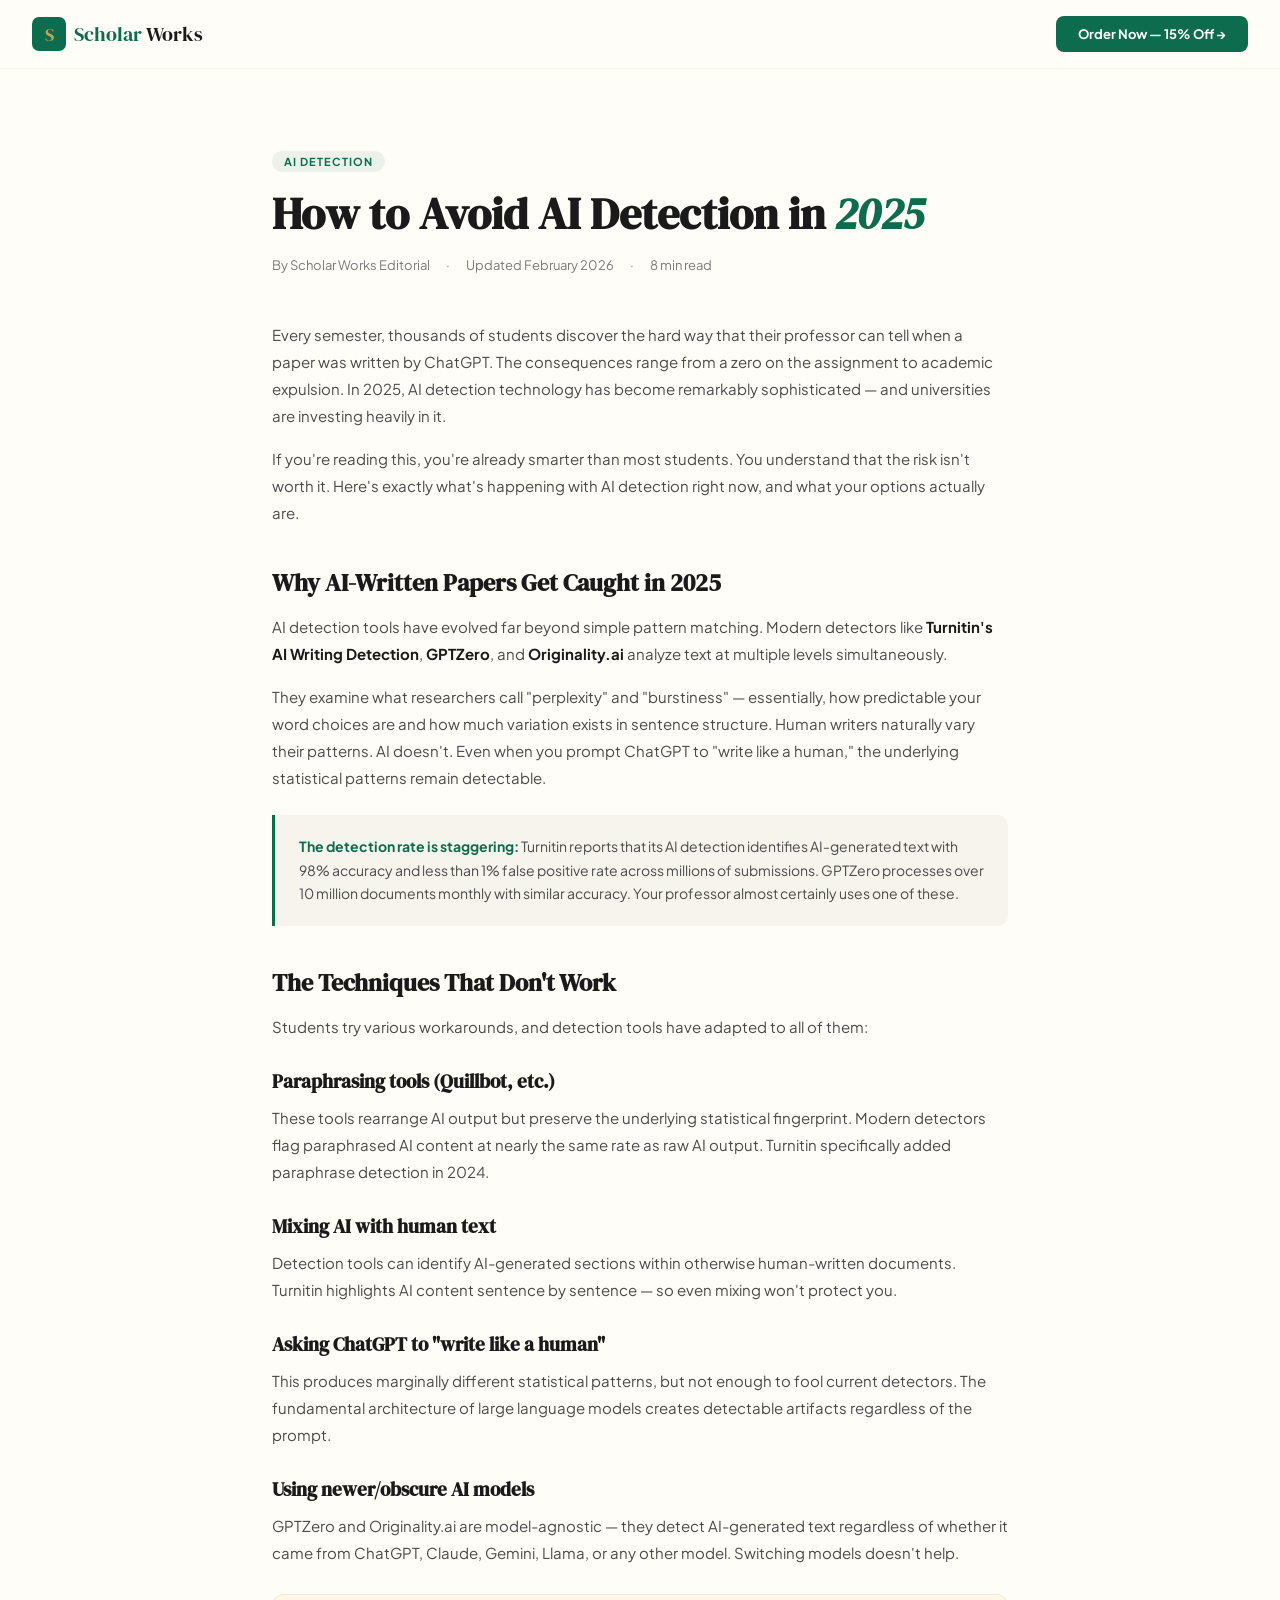
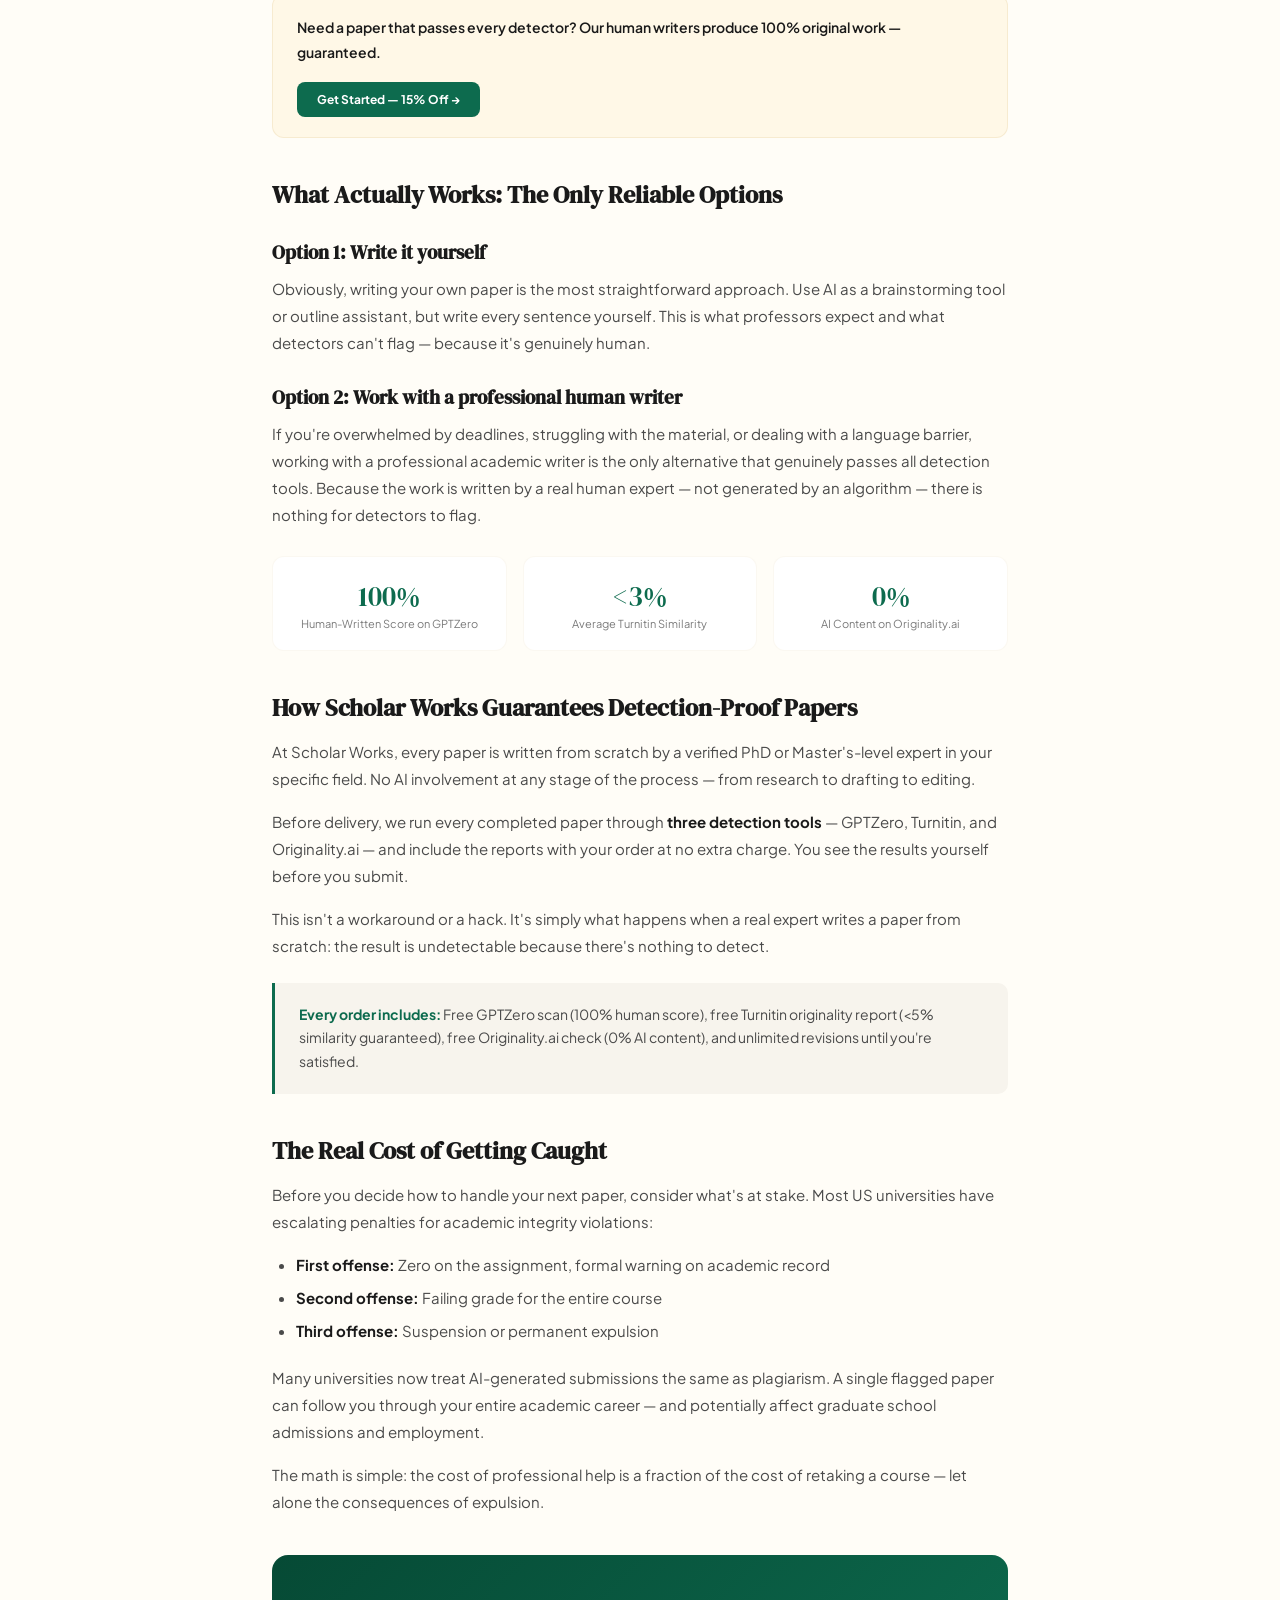
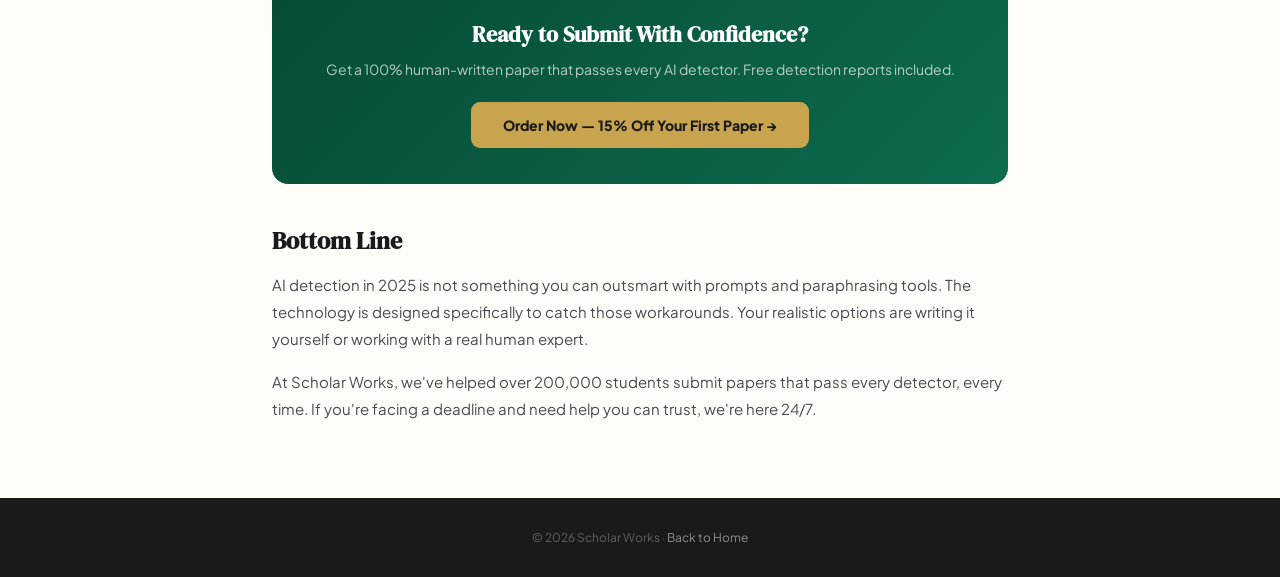
<file: scholarworks added media/blog-ai-detection.html>
<!DOCTYPE html>
<html lang="en">
<head>
<meta charset="UTF-8">
<meta name="viewport" content="width=device-width, initial-scale=1.0">
<title>How to Avoid AI Detection in <em>2025</em> — Scholar Works Blog</title>
<meta name="description" content="Learn why AI-generated papers fail detection tools in 2025 and how to submit work that passes Turnitin, GPTZero, and every detector your professor uses.">
<link href="https://fonts.googleapis.com/css2?family=DM+Serif+Display:ital@0;1&family=Plus+Jakarta+Sans:wght@300;400;500;600;700;800&display=swap" rel="stylesheet">
<style>
*,*::before,*::after{margin:0;padding:0;box-sizing:border-box}
:root{--em:#0D6B4E;--em-d:#064A35;--em-l:#11B07A;--em-s:rgba(13,107,78,.08);--gold:#C8A44E;--gold-l:#E8CA72;--gold-p:#FFF8E7;--cream:#FFFDF7;--ivory:#F7F4ED;--ch:#1A1A1A;--sl:#4A4A4A;--mu:#7A7A7A;--wh:#FFF;--red:#DC3545;--fd:'DM Serif Display',Georgia,serif;--fb:'Plus Jakarta Sans',-apple-system,sans-serif}
html{scroll-behavior:smooth}
body{font-family:var(--fb);color:var(--ch);background:var(--cream);-webkit-font-smoothing:antialiased}
a{color:var(--em);text-decoration:none}a:hover{text-decoration:underline}

/* Nav */
.bnav{padding:16px 32px;display:flex;align-items:center;justify-content:space-between;border-bottom:1px solid rgba(200,164,78,.1);background:rgba(255,253,247,.95);backdrop-filter:blur(20px);position:sticky;top:0;z-index:100}
.logo{display:flex;align-items:center;gap:8px;text-decoration:none}
.logo-i{width:34px;height:34px;background:var(--em);border-radius:7px;display:flex;align-items:center;justify-content:center;color:var(--gold);font-family:var(--fd);font-size:18px}
.logo-t{font-family:var(--fd);font-size:20px;color:var(--ch)}.logo-t span{color:var(--em)}
.bnav-cta{background:var(--em);color:var(--wh);padding:10px 22px;border-radius:8px;font-size:13px;font-weight:700;text-decoration:none;transition:all .2s}.bnav-cta:hover{background:var(--em-d);text-decoration:none}

/* Hero */
.bh{padding:80px 32px 48px;max-width:800px;margin:0 auto}
.bh-tag{display:inline-block;background:var(--em-s);color:var(--em);padding:4px 12px;border-radius:100px;font-size:11px;font-weight:700;text-transform:uppercase;letter-spacing:1px;margin-bottom:16px}
.bh h1{font-family:var(--fd);font-size:clamp(28px,4vw,44px);line-height:1.2;margin-bottom:16px}
.bh h1 em{color:var(--em);font-style:italic}
.bh-meta{font-size:13px;color:var(--mu);display:flex;gap:16px;flex-wrap:wrap}

/* Content */
.bc{max-width:800px;margin:0 auto;padding:0 32px 60px}
.bc h2{font-family:var(--fd);font-size:24px;margin:40px 0 14px;color:var(--ch)}
.bc h3{font-family:var(--fd);font-size:19px;margin:28px 0 10px;color:var(--ch)}
.bc p{font-size:15px;line-height:1.8;color:var(--sl);margin-bottom:16px}
.bc strong{color:var(--ch)}
.bc ul,.bc ol{margin:12px 0 20px 24px;color:var(--sl);font-size:15px;line-height:1.8}
.bc li{margin-bottom:6px}

/* CTA boxes */
.cta-box{background:linear-gradient(135deg,var(--em-d),var(--em));border-radius:16px;padding:36px;margin:40px 0;color:var(--wh);text-align:center}
.cta-box h3{font-family:var(--fd);font-size:22px;color:var(--wh);margin-bottom:8px}
.cta-box p{color:rgba(255,255,255,.7);font-size:14px;margin-bottom:20px}
.cta-box a{display:inline-block;background:var(--gold);color:var(--ch);padding:14px 32px;border-radius:9px;font-weight:800;font-size:14px;text-decoration:none;transition:all .2s}.cta-box a:hover{background:var(--gold-l);text-decoration:none;transform:translateY(-1px)}

/* Inline CTA */
.inline-cta{background:var(--gold-p);border:1.5px solid rgba(200,164,78,.15);border-radius:12px;padding:20px 24px;margin:28px 0;display:flex;align-items:center;justify-content:space-between;gap:16px;flex-wrap:wrap}
.inline-cta p{margin:0;font-size:14px;font-weight:600;color:var(--ch)}
.inline-cta a{background:var(--em);color:var(--wh);padding:10px 20px;border-radius:8px;font-size:12px;font-weight:700;white-space:nowrap;text-decoration:none;transition:all .2s}.inline-cta a:hover{background:var(--em-d);text-decoration:none}

/* Highlight box */
.highlight{background:var(--ivory);border-left:3px solid var(--em);border-radius:0 10px 10px 0;padding:20px 24px;margin:24px 0;font-size:14px;color:var(--sl);line-height:1.7}
.highlight strong{color:var(--em)}

/* Stats row */
.stat-row{display:grid;grid-template-columns:repeat(3,1fr);gap:16px;margin:28px 0}
.stat-card{background:var(--wh);border:1px solid rgba(200,164,78,.08);border-radius:12px;padding:20px;text-align:center}
.stat-card .sv{font-family:var(--fd);font-size:28px;color:var(--em)}
.stat-card .sl{font-size:11px;color:var(--mu);margin-top:2px}

/* Footer */
.bf{background:var(--ch);padding:32px;text-align:center}
.bf p{font-size:12px;color:rgba(255,255,255,.3)}
.bf a{color:rgba(255,255,255,.5)}

@media(max-width:768px){.bh{padding:48px 16px 32px}.bc{padding:0 16px 40px}.bnav{padding:12px 16px}.stat-row{grid-template-columns:1fr}.inline-cta{flex-direction:column;text-align:center}.cta-box{padding:24px 20px}}
</style>
</head>
<body>

<nav class="bnav">
  <a class="logo" href="scholar_works_v4.html"><div class="logo-i">S</div><div class="logo-t"><span>Scholar</span> Works</div></a>
  <a class="bnav-cta" href="scholar_works_v4.html">Order Now — 15% Off →</a>
</nav>

<section class="bh">
  <span class="bh-tag">AI Detection</span>
  <h1>How to Avoid AI Detection in <em>2025</em></h1>
  <div class="bh-meta">
    <span>By Scholar Works Editorial</span>
    <span>·</span>
    <span>Updated February 2026</span>
    <span>·</span>
    <span>8 min read</span>
  </div>
</section>

<article class="bc">

<p>Every semester, thousands of students discover the hard way that their professor can tell when a paper was written by ChatGPT. The consequences range from a zero on the assignment to academic expulsion. In 2025, AI detection technology has become remarkably sophisticated — and universities are investing heavily in it.</p>

<p>If you're reading this, you're already smarter than most students. You understand that the risk isn't worth it. Here's exactly what's happening with AI detection right now, and what your options actually are.</p>

<h2>Why AI-Written Papers Get Caught in 2025</h2>

<p>AI detection tools have evolved far beyond simple pattern matching. Modern detectors like <strong>Turnitin's AI Writing Detection</strong>, <strong>GPTZero</strong>, and <strong>Originality.ai</strong> analyze text at multiple levels simultaneously.</p>

<p>They examine what researchers call "perplexity" and "burstiness" — essentially, how predictable your word choices are and how much variation exists in sentence structure. Human writers naturally vary their patterns. AI doesn't. Even when you prompt ChatGPT to "write like a human," the underlying statistical patterns remain detectable.</p>

<div class="highlight">
<strong>The detection rate is staggering:</strong> Turnitin reports that its AI detection identifies AI-generated text with 98% accuracy and less than 1% false positive rate across millions of submissions. GPTZero processes over 10 million documents monthly with similar accuracy. Your professor almost certainly uses one of these.
</div>

<h2>The Techniques That Don't Work</h2>

<p>Students try various workarounds, and detection tools have adapted to all of them:</p>

<h3>Paraphrasing tools (Quillbot, etc.)</h3>
<p>These tools rearrange AI output but preserve the underlying statistical fingerprint. Modern detectors flag paraphrased AI content at nearly the same rate as raw AI output. Turnitin specifically added paraphrase detection in 2024.</p>

<h3>Mixing AI with human text</h3>
<p>Detection tools can identify AI-generated sections within otherwise human-written documents. Turnitin highlights AI content sentence by sentence — so even mixing won't protect you.</p>

<h3>Asking ChatGPT to "write like a human"</h3>
<p>This produces marginally different statistical patterns, but not enough to fool current detectors. The fundamental architecture of large language models creates detectable artifacts regardless of the prompt.</p>

<h3>Using newer/obscure AI models</h3>
<p>GPTZero and Originality.ai are model-agnostic — they detect AI-generated text regardless of whether it came from ChatGPT, Claude, Gemini, Llama, or any other model. Switching models doesn't help.</p>

<div class="inline-cta">
<p>Need a paper that passes every detector? Our human writers produce 100% original work — guaranteed.</p>
<a href="scholar_works_v4.html">Get Started — 15% Off →</a>
</div>

<h2>What Actually Works: The Only Reliable Options</h2>

<h3>Option 1: Write it yourself</h3>
<p>Obviously, writing your own paper is the most straightforward approach. Use AI as a brainstorming tool or outline assistant, but write every sentence yourself. This is what professors expect and what detectors can't flag — because it's genuinely human.</p>

<h3>Option 2: Work with a professional human writer</h3>
<p>If you're overwhelmed by deadlines, struggling with the material, or dealing with a language barrier, working with a professional academic writer is the only alternative that genuinely passes all detection tools. Because the work is written by a real human expert — not generated by an algorithm — there is nothing for detectors to flag.</p>

<div class="stat-row">
<div class="stat-card"><div class="sv">100%</div><div class="sl">Human-Written Score on GPTZero</div></div>
<div class="stat-card"><div class="sv">&lt;3%</div><div class="sl">Average Turnitin Similarity</div></div>
<div class="stat-card"><div class="sv">0%</div><div class="sl">AI Content on Originality.ai</div></div>
</div>

<h2>How Scholar Works Guarantees Detection-Proof Papers</h2>

<p>At Scholar Works, every paper is written from scratch by a verified PhD or Master's-level expert in your specific field. No AI involvement at any stage of the process — from research to drafting to editing.</p>

<p>Before delivery, we run every completed paper through <strong>three detection tools</strong> — GPTZero, Turnitin, and Originality.ai — and include the reports with your order at no extra charge. You see the results yourself before you submit.</p>

<p>This isn't a workaround or a hack. It's simply what happens when a real expert writes a paper from scratch: the result is undetectable because there's nothing to detect.</p>

<div class="highlight">
<strong>Every order includes:</strong> Free GPTZero scan (100% human score), free Turnitin originality report (&lt;5% similarity guaranteed), free Originality.ai check (0% AI content), and unlimited revisions until you're satisfied.
</div>

<h2>The Real Cost of Getting Caught</h2>

<p>Before you decide how to handle your next paper, consider what's at stake. Most US universities have escalating penalties for academic integrity violations:</p>

<ul>
<li><strong>First offense:</strong> Zero on the assignment, formal warning on academic record</li>
<li><strong>Second offense:</strong> Failing grade for the entire course</li>
<li><strong>Third offense:</strong> Suspension or permanent expulsion</li>
</ul>

<p>Many universities now treat AI-generated submissions the same as plagiarism. A single flagged paper can follow you through your entire academic career — and potentially affect graduate school admissions and employment.</p>

<p>The math is simple: the cost of professional help is a fraction of the cost of retaking a course — let alone the consequences of expulsion.</p>

<div class="cta-box">
<h3>Ready to Submit With Confidence?</h3>
<p>Get a 100% human-written paper that passes every AI detector. Free detection reports included.</p>
<a href="scholar_works_v4.html">Order Now — 15% Off Your First Paper →</a>
</div>

<h2>Bottom Line</h2>

<p>AI detection in 2025 is not something you can outsmart with prompts and paraphrasing tools. The technology is designed specifically to catch those workarounds. Your realistic options are writing it yourself or working with a real human expert.</p>

<p>At Scholar Works, we've helped over 200,000 students submit papers that pass every detector, every time. If you're facing a deadline and need help you can trust, we're here 24/7.</p>

</article>

<footer class="bf">
  <p>© 2026 Scholar Works · <a href="scholar_works_v4.html">Back to Home</a></p>
</footer>

</body>
</html>
</file>
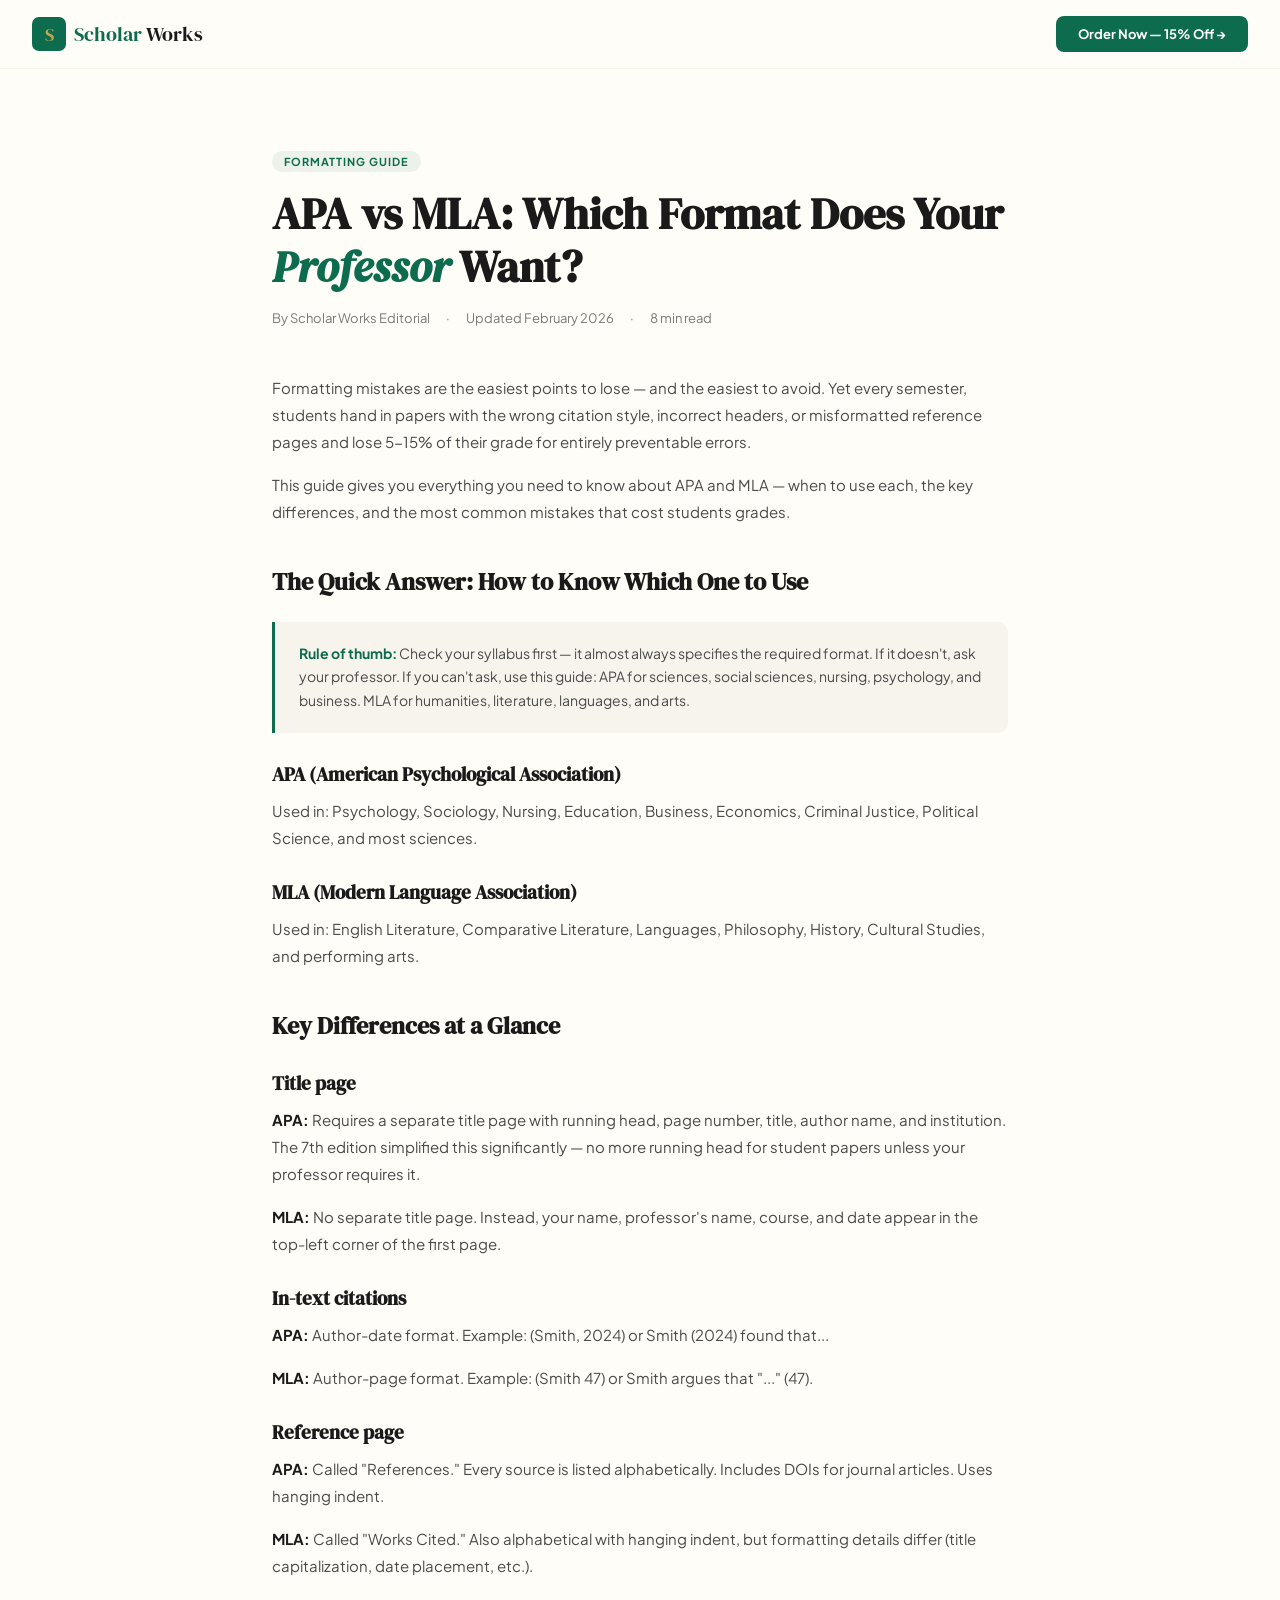
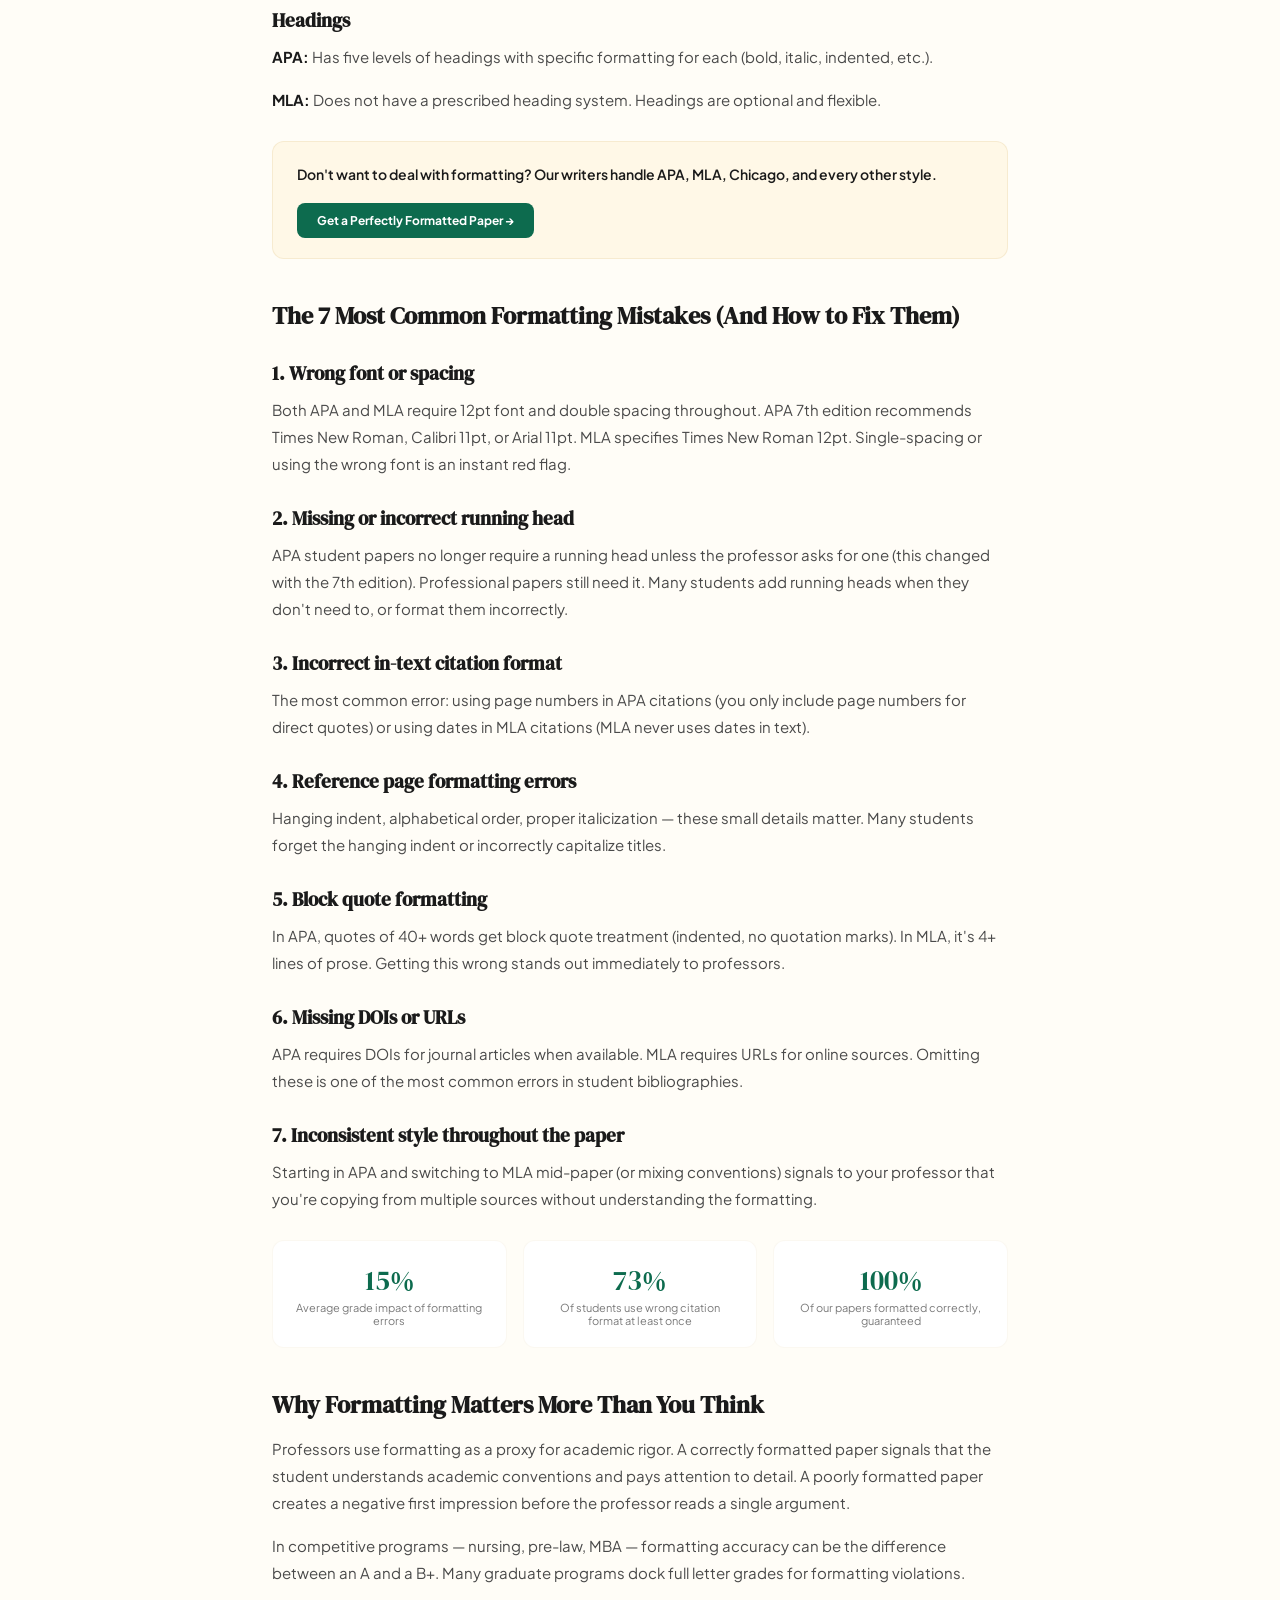
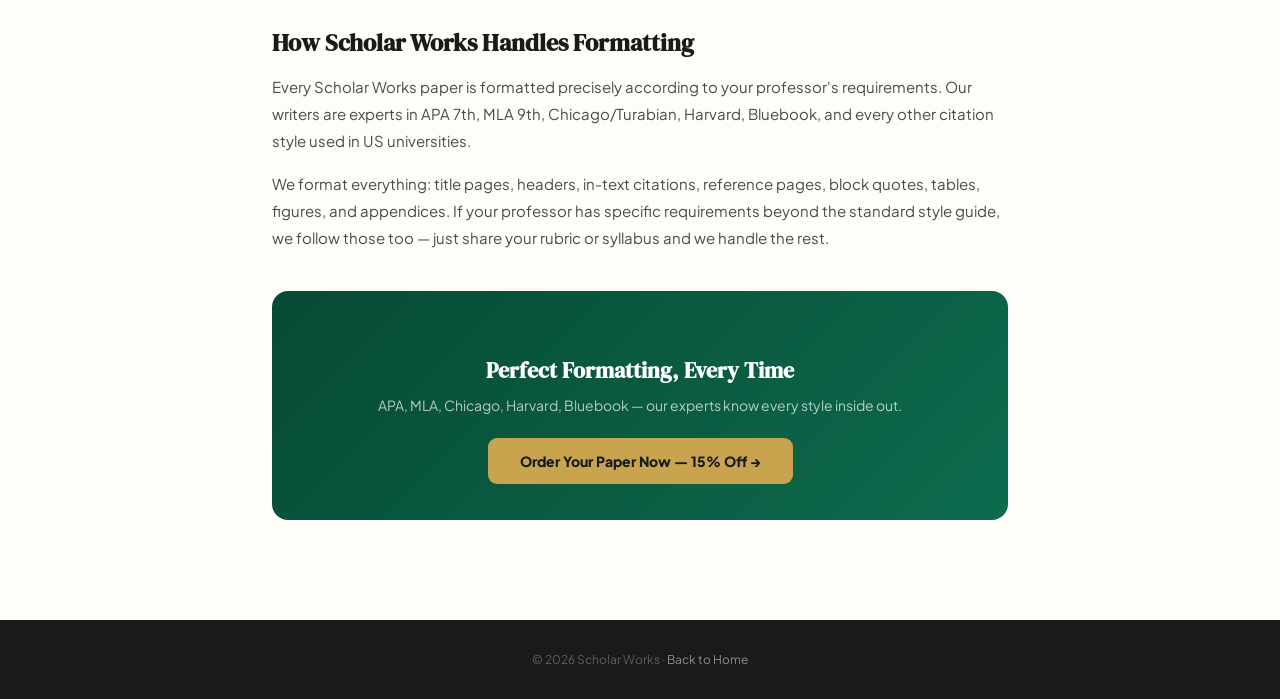
<file: scholarworks added media/blog-apa-vs-mla.html>
<!DOCTYPE html>
<html lang="en">
<head>
<meta charset="UTF-8">
<meta name="viewport" content="width=device-width, initial-scale=1.0">
<title>APA vs MLA: Which Format Does Your <em>Professor</em> Want? — Scholar Works Blog</title>
<meta name="description" content="APA vs MLA formatting guide for college students. Learn the key differences, when to use each style, and how to avoid losing easy points on your papers.">
<link href="https://fonts.googleapis.com/css2?family=DM+Serif+Display:ital@0;1&family=Plus+Jakarta+Sans:wght@300;400;500;600;700;800&display=swap" rel="stylesheet">
<style>
*,*::before,*::after{margin:0;padding:0;box-sizing:border-box}
:root{--em:#0D6B4E;--em-d:#064A35;--em-l:#11B07A;--em-s:rgba(13,107,78,.08);--gold:#C8A44E;--gold-l:#E8CA72;--gold-p:#FFF8E7;--cream:#FFFDF7;--ivory:#F7F4ED;--ch:#1A1A1A;--sl:#4A4A4A;--mu:#7A7A7A;--wh:#FFF;--red:#DC3545;--fd:'DM Serif Display',Georgia,serif;--fb:'Plus Jakarta Sans',-apple-system,sans-serif}
html{scroll-behavior:smooth}
body{font-family:var(--fb);color:var(--ch);background:var(--cream);-webkit-font-smoothing:antialiased}
a{color:var(--em);text-decoration:none}a:hover{text-decoration:underline}

/* Nav */
.bnav{padding:16px 32px;display:flex;align-items:center;justify-content:space-between;border-bottom:1px solid rgba(200,164,78,.1);background:rgba(255,253,247,.95);backdrop-filter:blur(20px);position:sticky;top:0;z-index:100}
.logo{display:flex;align-items:center;gap:8px;text-decoration:none}
.logo-i{width:34px;height:34px;background:var(--em);border-radius:7px;display:flex;align-items:center;justify-content:center;color:var(--gold);font-family:var(--fd);font-size:18px}
.logo-t{font-family:var(--fd);font-size:20px;color:var(--ch)}.logo-t span{color:var(--em)}
.bnav-cta{background:var(--em);color:var(--wh);padding:10px 22px;border-radius:8px;font-size:13px;font-weight:700;text-decoration:none;transition:all .2s}.bnav-cta:hover{background:var(--em-d);text-decoration:none}

/* Hero */
.bh{padding:80px 32px 48px;max-width:800px;margin:0 auto}
.bh-tag{display:inline-block;background:var(--em-s);color:var(--em);padding:4px 12px;border-radius:100px;font-size:11px;font-weight:700;text-transform:uppercase;letter-spacing:1px;margin-bottom:16px}
.bh h1{font-family:var(--fd);font-size:clamp(28px,4vw,44px);line-height:1.2;margin-bottom:16px}
.bh h1 em{color:var(--em);font-style:italic}
.bh-meta{font-size:13px;color:var(--mu);display:flex;gap:16px;flex-wrap:wrap}

/* Content */
.bc{max-width:800px;margin:0 auto;padding:0 32px 60px}
.bc h2{font-family:var(--fd);font-size:24px;margin:40px 0 14px;color:var(--ch)}
.bc h3{font-family:var(--fd);font-size:19px;margin:28px 0 10px;color:var(--ch)}
.bc p{font-size:15px;line-height:1.8;color:var(--sl);margin-bottom:16px}
.bc strong{color:var(--ch)}
.bc ul,.bc ol{margin:12px 0 20px 24px;color:var(--sl);font-size:15px;line-height:1.8}
.bc li{margin-bottom:6px}

/* CTA boxes */
.cta-box{background:linear-gradient(135deg,var(--em-d),var(--em));border-radius:16px;padding:36px;margin:40px 0;color:var(--wh);text-align:center}
.cta-box h3{font-family:var(--fd);font-size:22px;color:var(--wh);margin-bottom:8px}
.cta-box p{color:rgba(255,255,255,.7);font-size:14px;margin-bottom:20px}
.cta-box a{display:inline-block;background:var(--gold);color:var(--ch);padding:14px 32px;border-radius:9px;font-weight:800;font-size:14px;text-decoration:none;transition:all .2s}.cta-box a:hover{background:var(--gold-l);text-decoration:none;transform:translateY(-1px)}

/* Inline CTA */
.inline-cta{background:var(--gold-p);border:1.5px solid rgba(200,164,78,.15);border-radius:12px;padding:20px 24px;margin:28px 0;display:flex;align-items:center;justify-content:space-between;gap:16px;flex-wrap:wrap}
.inline-cta p{margin:0;font-size:14px;font-weight:600;color:var(--ch)}
.inline-cta a{background:var(--em);color:var(--wh);padding:10px 20px;border-radius:8px;font-size:12px;font-weight:700;white-space:nowrap;text-decoration:none;transition:all .2s}.inline-cta a:hover{background:var(--em-d);text-decoration:none}

/* Highlight box */
.highlight{background:var(--ivory);border-left:3px solid var(--em);border-radius:0 10px 10px 0;padding:20px 24px;margin:24px 0;font-size:14px;color:var(--sl);line-height:1.7}
.highlight strong{color:var(--em)}

/* Stats row */
.stat-row{display:grid;grid-template-columns:repeat(3,1fr);gap:16px;margin:28px 0}
.stat-card{background:var(--wh);border:1px solid rgba(200,164,78,.08);border-radius:12px;padding:20px;text-align:center}
.stat-card .sv{font-family:var(--fd);font-size:28px;color:var(--em)}
.stat-card .sl{font-size:11px;color:var(--mu);margin-top:2px}

/* Footer */
.bf{background:var(--ch);padding:32px;text-align:center}
.bf p{font-size:12px;color:rgba(255,255,255,.3)}
.bf a{color:rgba(255,255,255,.5)}

@media(max-width:768px){.bh{padding:48px 16px 32px}.bc{padding:0 16px 40px}.bnav{padding:12px 16px}.stat-row{grid-template-columns:1fr}.inline-cta{flex-direction:column;text-align:center}.cta-box{padding:24px 20px}}
</style>
</head>
<body>

<nav class="bnav">
  <a class="logo" href="scholar_works_v4.html"><div class="logo-i">S</div><div class="logo-t"><span>Scholar</span> Works</div></a>
  <a class="bnav-cta" href="scholar_works_v4.html">Order Now — 15% Off →</a>
</nav>

<section class="bh">
  <span class="bh-tag">Formatting Guide</span>
  <h1>APA vs MLA: Which Format Does Your <em>Professor</em> Want?</h1>
  <div class="bh-meta">
    <span>By Scholar Works Editorial</span>
    <span>·</span>
    <span>Updated February 2026</span>
    <span>·</span>
    <span>8 min read</span>
  </div>
</section>

<article class="bc">

<p>Formatting mistakes are the easiest points to lose — and the easiest to avoid. Yet every semester, students hand in papers with the wrong citation style, incorrect headers, or misformatted reference pages and lose 5-15% of their grade for entirely preventable errors.</p>

<p>This guide gives you everything you need to know about APA and MLA — when to use each, the key differences, and the most common mistakes that cost students grades.</p>

<h2>The Quick Answer: How to Know Which One to Use</h2>

<div class="highlight">
<strong>Rule of thumb:</strong> Check your syllabus first — it almost always specifies the required format. If it doesn't, ask your professor. If you can't ask, use this guide: APA for sciences, social sciences, nursing, psychology, and business. MLA for humanities, literature, languages, and arts.
</div>

<h3>APA (American Psychological Association)</h3>
<p>Used in: Psychology, Sociology, Nursing, Education, Business, Economics, Criminal Justice, Political Science, and most sciences.</p>

<h3>MLA (Modern Language Association)</h3>
<p>Used in: English Literature, Comparative Literature, Languages, Philosophy, History, Cultural Studies, and performing arts.</p>

<h2>Key Differences at a Glance</h2>

<h3>Title page</h3>
<p><strong>APA:</strong> Requires a separate title page with running head, page number, title, author name, and institution. The 7th edition simplified this significantly — no more running head for student papers unless your professor requires it.</p>
<p><strong>MLA:</strong> No separate title page. Instead, your name, professor's name, course, and date appear in the top-left corner of the first page.</p>

<h3>In-text citations</h3>
<p><strong>APA:</strong> Author-date format. Example: (Smith, 2024) or Smith (2024) found that...</p>
<p><strong>MLA:</strong> Author-page format. Example: (Smith 47) or Smith argues that "..." (47).</p>

<h3>Reference page</h3>
<p><strong>APA:</strong> Called "References." Every source is listed alphabetically. Includes DOIs for journal articles. Uses hanging indent.</p>
<p><strong>MLA:</strong> Called "Works Cited." Also alphabetical with hanging indent, but formatting details differ (title capitalization, date placement, etc.).</p>

<h3>Headings</h3>
<p><strong>APA:</strong> Has five levels of headings with specific formatting for each (bold, italic, indented, etc.).</p>
<p><strong>MLA:</strong> Does not have a prescribed heading system. Headings are optional and flexible.</p>

<div class="inline-cta">
<p>Don't want to deal with formatting? Our writers handle APA, MLA, Chicago, and every other style.</p>
<a href="scholar_works_v4.html">Get a Perfectly Formatted Paper →</a>
</div>

<h2>The 7 Most Common Formatting Mistakes (And How to Fix Them)</h2>

<h3>1. Wrong font or spacing</h3>
<p>Both APA and MLA require 12pt font and double spacing throughout. APA 7th edition recommends Times New Roman, Calibri 11pt, or Arial 11pt. MLA specifies Times New Roman 12pt. Single-spacing or using the wrong font is an instant red flag.</p>

<h3>2. Missing or incorrect running head</h3>
<p>APA student papers no longer require a running head unless the professor asks for one (this changed with the 7th edition). Professional papers still need it. Many students add running heads when they don't need to, or format them incorrectly.</p>

<h3>3. Incorrect in-text citation format</h3>
<p>The most common error: using page numbers in APA citations (you only include page numbers for direct quotes) or using dates in MLA citations (MLA never uses dates in text).</p>

<h3>4. Reference page formatting errors</h3>
<p>Hanging indent, alphabetical order, proper italicization — these small details matter. Many students forget the hanging indent or incorrectly capitalize titles.</p>

<h3>5. Block quote formatting</h3>
<p>In APA, quotes of 40+ words get block quote treatment (indented, no quotation marks). In MLA, it's 4+ lines of prose. Getting this wrong stands out immediately to professors.</p>

<h3>6. Missing DOIs or URLs</h3>
<p>APA requires DOIs for journal articles when available. MLA requires URLs for online sources. Omitting these is one of the most common errors in student bibliographies.</p>

<h3>7. Inconsistent style throughout the paper</h3>
<p>Starting in APA and switching to MLA mid-paper (or mixing conventions) signals to your professor that you're copying from multiple sources without understanding the formatting.</p>

<div class="stat-row">
<div class="stat-card"><div class="sv">15%</div><div class="sl">Average grade impact of formatting errors</div></div>
<div class="stat-card"><div class="sv">73%</div><div class="sl">Of students use wrong citation format at least once</div></div>
<div class="stat-card"><div class="sv">100%</div><div class="sl">Of our papers formatted correctly, guaranteed</div></div>
</div>

<h2>Why Formatting Matters More Than You Think</h2>

<p>Professors use formatting as a proxy for academic rigor. A correctly formatted paper signals that the student understands academic conventions and pays attention to detail. A poorly formatted paper creates a negative first impression before the professor reads a single argument.</p>

<p>In competitive programs — nursing, pre-law, MBA — formatting accuracy can be the difference between an A and a B+. Many graduate programs dock full letter grades for formatting violations.</p>

<h2>How Scholar Works Handles Formatting</h2>

<p>Every Scholar Works paper is formatted precisely according to your professor's requirements. Our writers are experts in APA 7th, MLA 9th, Chicago/Turabian, Harvard, Bluebook, and every other citation style used in US universities.</p>

<p>We format everything: title pages, headers, in-text citations, reference pages, block quotes, tables, figures, and appendices. If your professor has specific requirements beyond the standard style guide, we follow those too — just share your rubric or syllabus and we handle the rest.</p>

<div class="cta-box">
<h3>Perfect Formatting, Every Time</h3>
<p>APA, MLA, Chicago, Harvard, Bluebook — our experts know every style inside out.</p>
<a href="scholar_works_v4.html">Order Your Paper Now — 15% Off →</a>
</div>

</article>

<footer class="bf">
  <p>© 2026 Scholar Works · <a href="scholar_works_v4.html">Back to Home</a></p>
</footer>

</body>
</html>
</file>
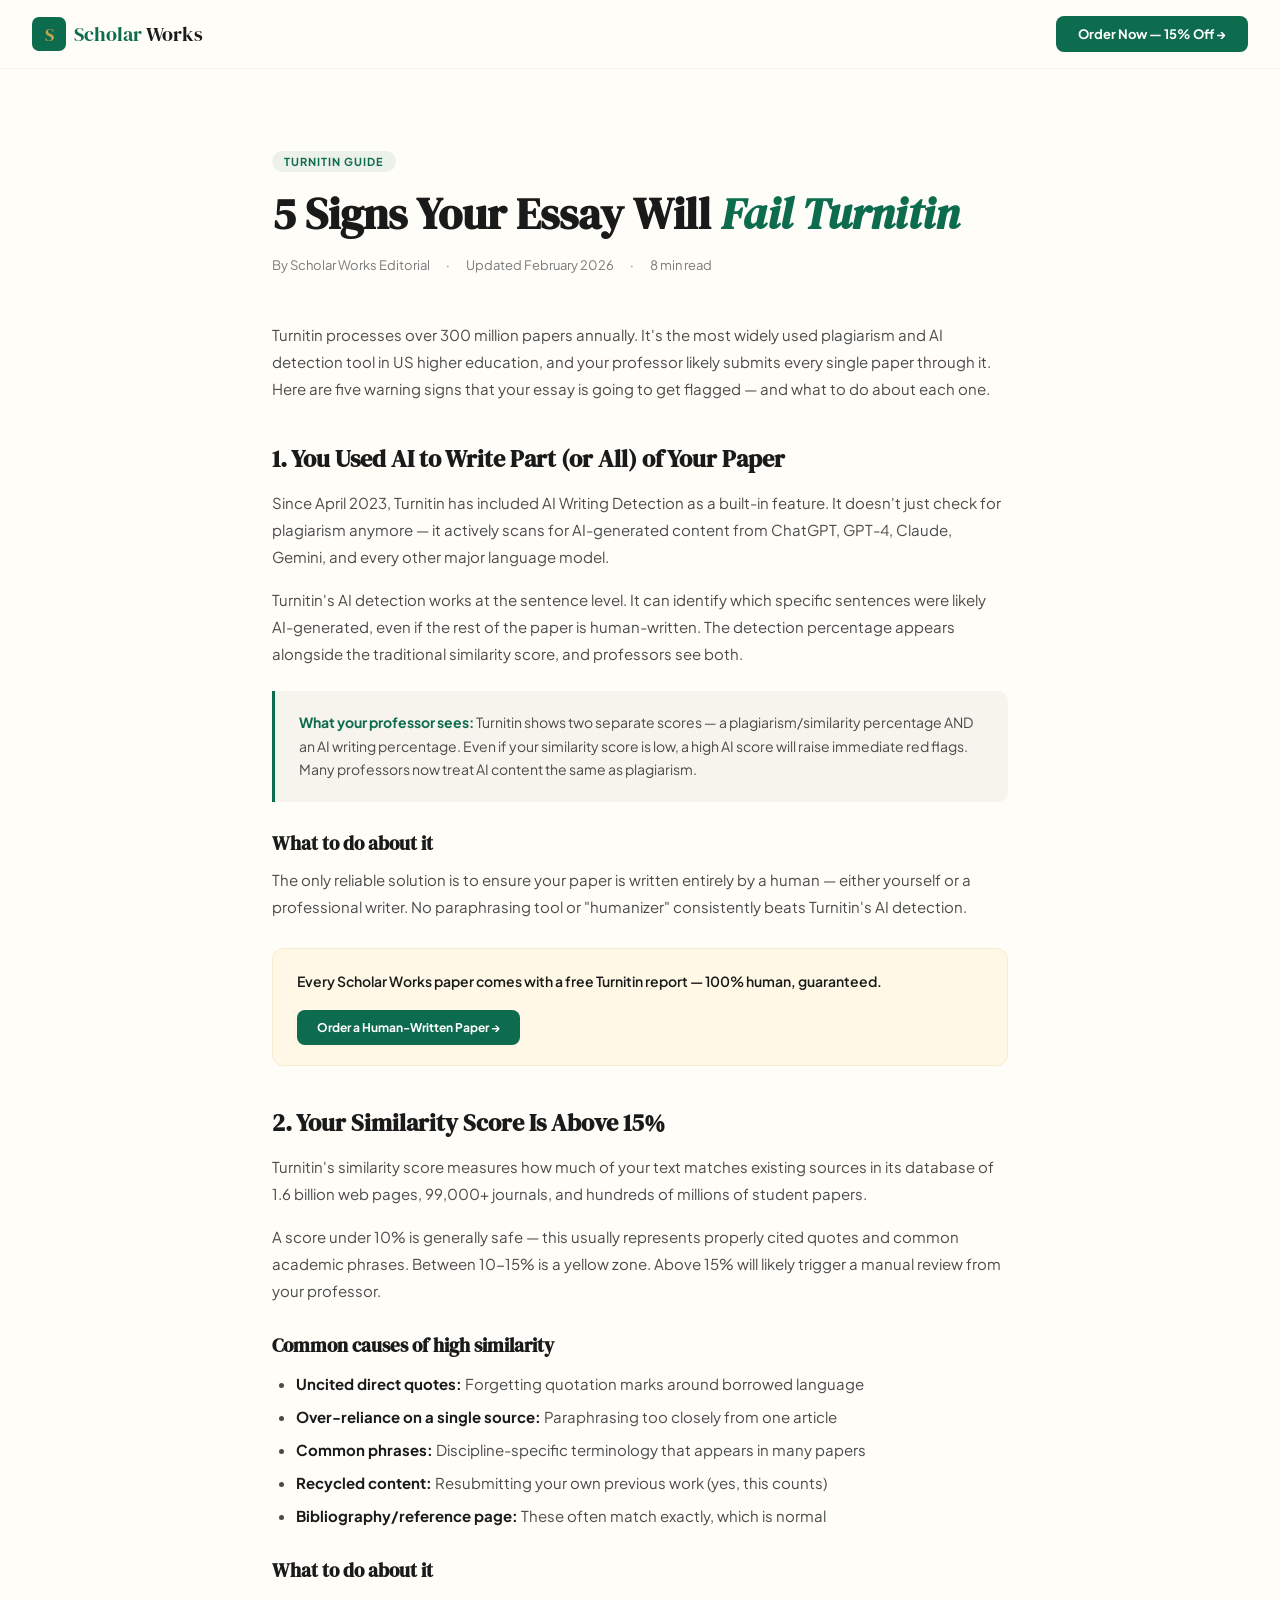
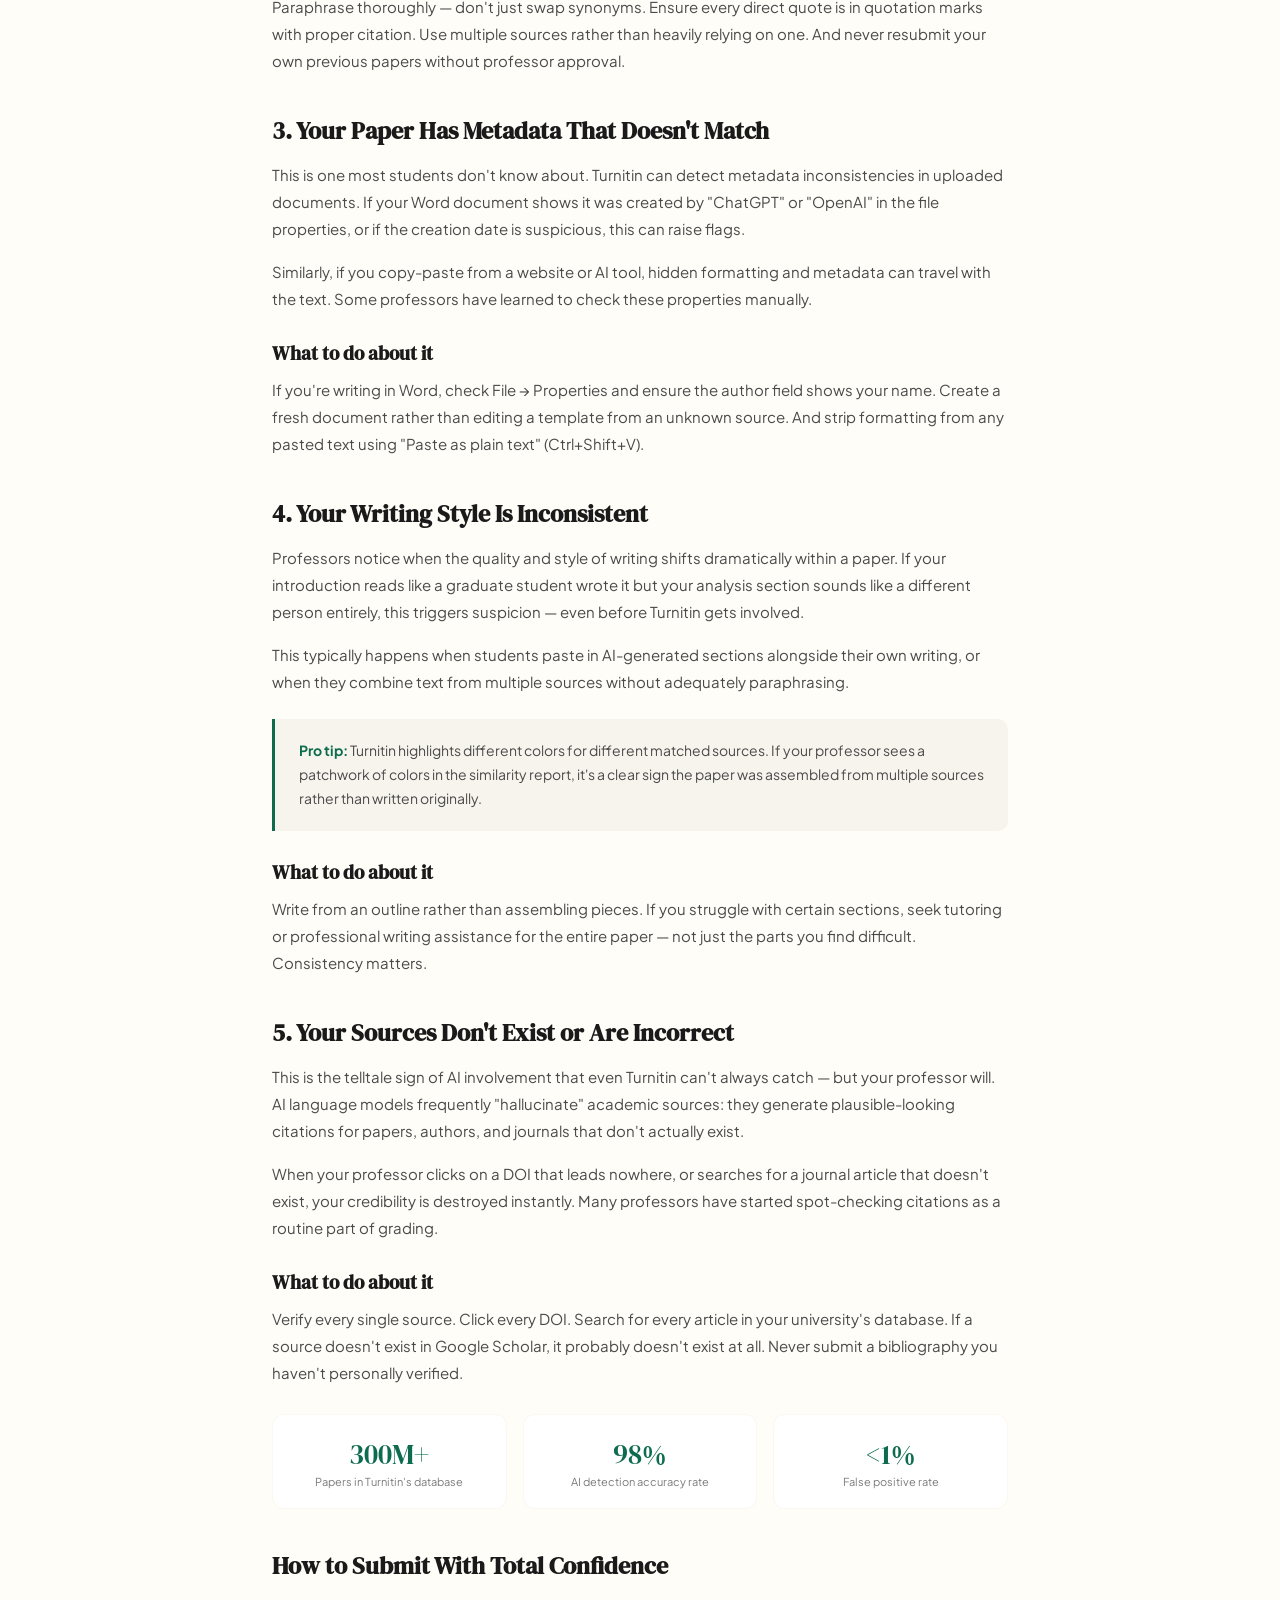
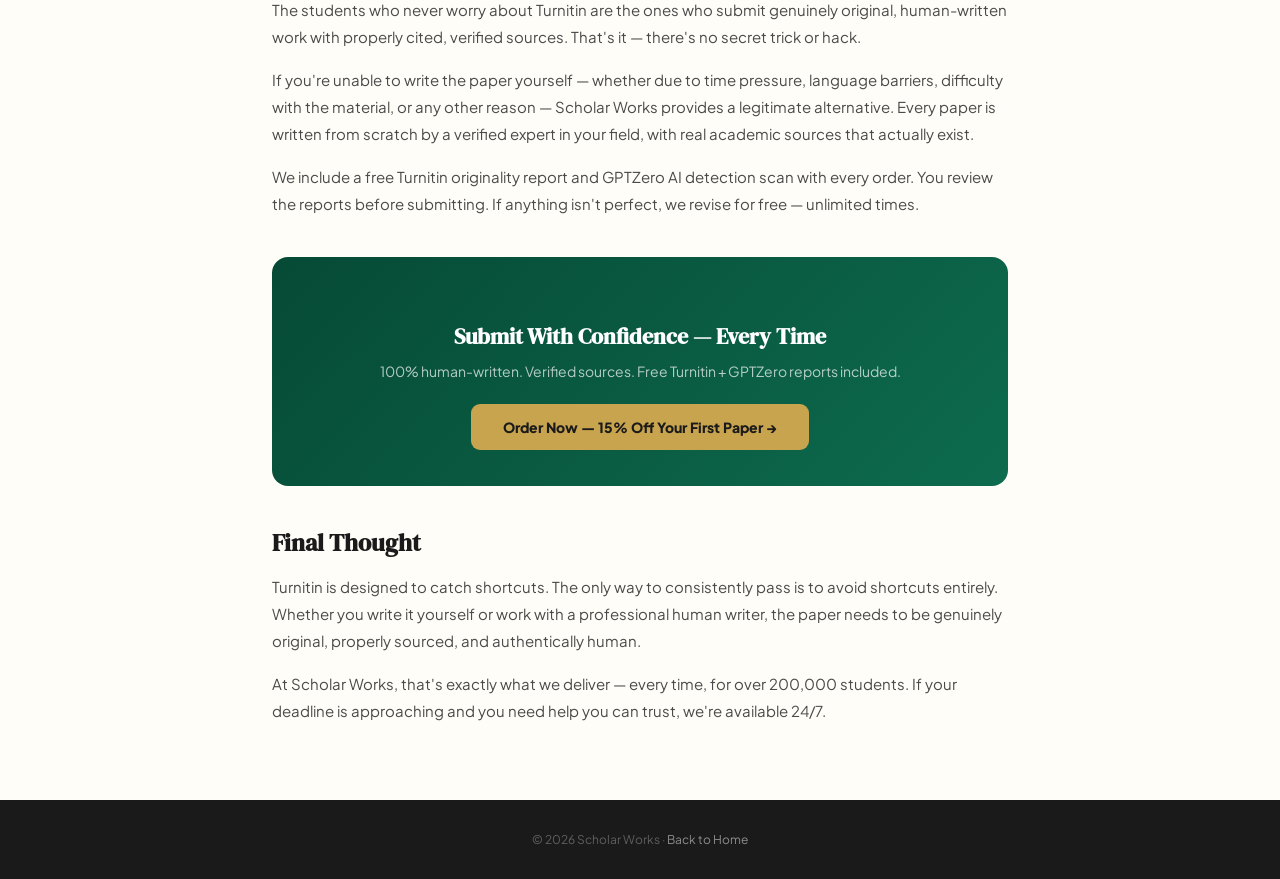
<file: scholarworks added media/blog-turnitin.html>
<!DOCTYPE html>
<html lang="en">
<head>
<meta charset="UTF-8">
<meta name="viewport" content="width=device-width, initial-scale=1.0">
<title>5 Signs Your Essay Will <em>Fail Turnitin</em> — Scholar Works Blog</title>
<meta name="description" content="Learn the 5 red flags that cause essays to fail Turnitin's plagiarism and AI detection checks. Protect your grade with these expert tips.">
<link href="https://fonts.googleapis.com/css2?family=DM+Serif+Display:ital@0;1&family=Plus+Jakarta+Sans:wght@300;400;500;600;700;800&display=swap" rel="stylesheet">
<style>
*,*::before,*::after{margin:0;padding:0;box-sizing:border-box}
:root{--em:#0D6B4E;--em-d:#064A35;--em-l:#11B07A;--em-s:rgba(13,107,78,.08);--gold:#C8A44E;--gold-l:#E8CA72;--gold-p:#FFF8E7;--cream:#FFFDF7;--ivory:#F7F4ED;--ch:#1A1A1A;--sl:#4A4A4A;--mu:#7A7A7A;--wh:#FFF;--red:#DC3545;--fd:'DM Serif Display',Georgia,serif;--fb:'Plus Jakarta Sans',-apple-system,sans-serif}
html{scroll-behavior:smooth}
body{font-family:var(--fb);color:var(--ch);background:var(--cream);-webkit-font-smoothing:antialiased}
a{color:var(--em);text-decoration:none}a:hover{text-decoration:underline}

/* Nav */
.bnav{padding:16px 32px;display:flex;align-items:center;justify-content:space-between;border-bottom:1px solid rgba(200,164,78,.1);background:rgba(255,253,247,.95);backdrop-filter:blur(20px);position:sticky;top:0;z-index:100}
.logo{display:flex;align-items:center;gap:8px;text-decoration:none}
.logo-i{width:34px;height:34px;background:var(--em);border-radius:7px;display:flex;align-items:center;justify-content:center;color:var(--gold);font-family:var(--fd);font-size:18px}
.logo-t{font-family:var(--fd);font-size:20px;color:var(--ch)}.logo-t span{color:var(--em)}
.bnav-cta{background:var(--em);color:var(--wh);padding:10px 22px;border-radius:8px;font-size:13px;font-weight:700;text-decoration:none;transition:all .2s}.bnav-cta:hover{background:var(--em-d);text-decoration:none}

/* Hero */
.bh{padding:80px 32px 48px;max-width:800px;margin:0 auto}
.bh-tag{display:inline-block;background:var(--em-s);color:var(--em);padding:4px 12px;border-radius:100px;font-size:11px;font-weight:700;text-transform:uppercase;letter-spacing:1px;margin-bottom:16px}
.bh h1{font-family:var(--fd);font-size:clamp(28px,4vw,44px);line-height:1.2;margin-bottom:16px}
.bh h1 em{color:var(--em);font-style:italic}
.bh-meta{font-size:13px;color:var(--mu);display:flex;gap:16px;flex-wrap:wrap}

/* Content */
.bc{max-width:800px;margin:0 auto;padding:0 32px 60px}
.bc h2{font-family:var(--fd);font-size:24px;margin:40px 0 14px;color:var(--ch)}
.bc h3{font-family:var(--fd);font-size:19px;margin:28px 0 10px;color:var(--ch)}
.bc p{font-size:15px;line-height:1.8;color:var(--sl);margin-bottom:16px}
.bc strong{color:var(--ch)}
.bc ul,.bc ol{margin:12px 0 20px 24px;color:var(--sl);font-size:15px;line-height:1.8}
.bc li{margin-bottom:6px}

/* CTA boxes */
.cta-box{background:linear-gradient(135deg,var(--em-d),var(--em));border-radius:16px;padding:36px;margin:40px 0;color:var(--wh);text-align:center}
.cta-box h3{font-family:var(--fd);font-size:22px;color:var(--wh);margin-bottom:8px}
.cta-box p{color:rgba(255,255,255,.7);font-size:14px;margin-bottom:20px}
.cta-box a{display:inline-block;background:var(--gold);color:var(--ch);padding:14px 32px;border-radius:9px;font-weight:800;font-size:14px;text-decoration:none;transition:all .2s}.cta-box a:hover{background:var(--gold-l);text-decoration:none;transform:translateY(-1px)}

/* Inline CTA */
.inline-cta{background:var(--gold-p);border:1.5px solid rgba(200,164,78,.15);border-radius:12px;padding:20px 24px;margin:28px 0;display:flex;align-items:center;justify-content:space-between;gap:16px;flex-wrap:wrap}
.inline-cta p{margin:0;font-size:14px;font-weight:600;color:var(--ch)}
.inline-cta a{background:var(--em);color:var(--wh);padding:10px 20px;border-radius:8px;font-size:12px;font-weight:700;white-space:nowrap;text-decoration:none;transition:all .2s}.inline-cta a:hover{background:var(--em-d);text-decoration:none}

/* Highlight box */
.highlight{background:var(--ivory);border-left:3px solid var(--em);border-radius:0 10px 10px 0;padding:20px 24px;margin:24px 0;font-size:14px;color:var(--sl);line-height:1.7}
.highlight strong{color:var(--em)}

/* Stats row */
.stat-row{display:grid;grid-template-columns:repeat(3,1fr);gap:16px;margin:28px 0}
.stat-card{background:var(--wh);border:1px solid rgba(200,164,78,.08);border-radius:12px;padding:20px;text-align:center}
.stat-card .sv{font-family:var(--fd);font-size:28px;color:var(--em)}
.stat-card .sl{font-size:11px;color:var(--mu);margin-top:2px}

/* Footer */
.bf{background:var(--ch);padding:32px;text-align:center}
.bf p{font-size:12px;color:rgba(255,255,255,.3)}
.bf a{color:rgba(255,255,255,.5)}

@media(max-width:768px){.bh{padding:48px 16px 32px}.bc{padding:0 16px 40px}.bnav{padding:12px 16px}.stat-row{grid-template-columns:1fr}.inline-cta{flex-direction:column;text-align:center}.cta-box{padding:24px 20px}}
</style>
</head>
<body>

<nav class="bnav">
  <a class="logo" href="scholar_works_v4.html"><div class="logo-i">S</div><div class="logo-t"><span>Scholar</span> Works</div></a>
  <a class="bnav-cta" href="scholar_works_v4.html">Order Now — 15% Off →</a>
</nav>

<section class="bh">
  <span class="bh-tag">Turnitin Guide</span>
  <h1>5 Signs Your Essay Will <em>Fail Turnitin</em></h1>
  <div class="bh-meta">
    <span>By Scholar Works Editorial</span>
    <span>·</span>
    <span>Updated February 2026</span>
    <span>·</span>
    <span>8 min read</span>
  </div>
</section>

<article class="bc">

<p>Turnitin processes over 300 million papers annually. It's the most widely used plagiarism and AI detection tool in US higher education, and your professor likely submits every single paper through it. Here are five warning signs that your essay is going to get flagged — and what to do about each one.</p>

<h2>1. You Used AI to Write Part (or All) of Your Paper</h2>

<p>Since April 2023, Turnitin has included AI Writing Detection as a built-in feature. It doesn't just check for plagiarism anymore — it actively scans for AI-generated content from ChatGPT, GPT-4, Claude, Gemini, and every other major language model.</p>

<p>Turnitin's AI detection works at the sentence level. It can identify which specific sentences were likely AI-generated, even if the rest of the paper is human-written. The detection percentage appears alongside the traditional similarity score, and professors see both.</p>

<div class="highlight">
<strong>What your professor sees:</strong> Turnitin shows two separate scores — a plagiarism/similarity percentage AND an AI writing percentage. Even if your similarity score is low, a high AI score will raise immediate red flags. Many professors now treat AI content the same as plagiarism.
</div>

<h3>What to do about it</h3>
<p>The only reliable solution is to ensure your paper is written entirely by a human — either yourself or a professional writer. No paraphrasing tool or "humanizer" consistently beats Turnitin's AI detection.</p>

<div class="inline-cta">
<p>Every Scholar Works paper comes with a free Turnitin report — 100% human, guaranteed.</p>
<a href="scholar_works_v4.html">Order a Human-Written Paper →</a>
</div>

<h2>2. Your Similarity Score Is Above 15%</h2>

<p>Turnitin's similarity score measures how much of your text matches existing sources in its database of 1.6 billion web pages, 99,000+ journals, and hundreds of millions of student papers.</p>

<p>A score under 10% is generally safe — this usually represents properly cited quotes and common academic phrases. Between 10-15% is a yellow zone. Above 15% will likely trigger a manual review from your professor.</p>

<h3>Common causes of high similarity</h3>
<ul>
<li><strong>Uncited direct quotes:</strong> Forgetting quotation marks around borrowed language</li>
<li><strong>Over-reliance on a single source:</strong> Paraphrasing too closely from one article</li>
<li><strong>Common phrases:</strong> Discipline-specific terminology that appears in many papers</li>
<li><strong>Recycled content:</strong> Resubmitting your own previous work (yes, this counts)</li>
<li><strong>Bibliography/reference page:</strong> These often match exactly, which is normal</li>
</ul>

<h3>What to do about it</h3>
<p>Paraphrase thoroughly — don't just swap synonyms. Ensure every direct quote is in quotation marks with proper citation. Use multiple sources rather than heavily relying on one. And never resubmit your own previous papers without professor approval.</p>

<h2>3. Your Paper Has Metadata That Doesn't Match</h2>

<p>This is one most students don't know about. Turnitin can detect metadata inconsistencies in uploaded documents. If your Word document shows it was created by "ChatGPT" or "OpenAI" in the file properties, or if the creation date is suspicious, this can raise flags.</p>

<p>Similarly, if you copy-paste from a website or AI tool, hidden formatting and metadata can travel with the text. Some professors have learned to check these properties manually.</p>

<h3>What to do about it</h3>
<p>If you're writing in Word, check File → Properties and ensure the author field shows your name. Create a fresh document rather than editing a template from an unknown source. And strip formatting from any pasted text using "Paste as plain text" (Ctrl+Shift+V).</p>

<h2>4. Your Writing Style Is Inconsistent</h2>

<p>Professors notice when the quality and style of writing shifts dramatically within a paper. If your introduction reads like a graduate student wrote it but your analysis section sounds like a different person entirely, this triggers suspicion — even before Turnitin gets involved.</p>

<p>This typically happens when students paste in AI-generated sections alongside their own writing, or when they combine text from multiple sources without adequately paraphrasing.</p>

<div class="highlight">
<strong>Pro tip:</strong> Turnitin highlights different colors for different matched sources. If your professor sees a patchwork of colors in the similarity report, it's a clear sign the paper was assembled from multiple sources rather than written originally.
</div>

<h3>What to do about it</h3>
<p>Write from an outline rather than assembling pieces. If you struggle with certain sections, seek tutoring or professional writing assistance for the entire paper — not just the parts you find difficult. Consistency matters.</p>

<h2>5. Your Sources Don't Exist or Are Incorrect</h2>

<p>This is the telltale sign of AI involvement that even Turnitin can't always catch — but your professor will. AI language models frequently "hallucinate" academic sources: they generate plausible-looking citations for papers, authors, and journals that don't actually exist.</p>

<p>When your professor clicks on a DOI that leads nowhere, or searches for a journal article that doesn't exist, your credibility is destroyed instantly. Many professors have started spot-checking citations as a routine part of grading.</p>

<h3>What to do about it</h3>
<p>Verify every single source. Click every DOI. Search for every article in your university's database. If a source doesn't exist in Google Scholar, it probably doesn't exist at all. Never submit a bibliography you haven't personally verified.</p>

<div class="stat-row">
<div class="stat-card"><div class="sv">300M+</div><div class="sl">Papers in Turnitin's database</div></div>
<div class="stat-card"><div class="sv">98%</div><div class="sl">AI detection accuracy rate</div></div>
<div class="stat-card"><div class="sv">&lt;1%</div><div class="sl">False positive rate</div></div>
</div>

<h2>How to Submit With Total Confidence</h2>

<p>The students who never worry about Turnitin are the ones who submit genuinely original, human-written work with properly cited, verified sources. That's it — there's no secret trick or hack.</p>

<p>If you're unable to write the paper yourself — whether due to time pressure, language barriers, difficulty with the material, or any other reason — Scholar Works provides a legitimate alternative. Every paper is written from scratch by a verified expert in your field, with real academic sources that actually exist.</p>

<p>We include a free Turnitin originality report and GPTZero AI detection scan with every order. You review the reports before submitting. If anything isn't perfect, we revise for free — unlimited times.</p>

<div class="cta-box">
<h3>Submit With Confidence — Every Time</h3>
<p>100% human-written. Verified sources. Free Turnitin + GPTZero reports included.</p>
<a href="scholar_works_v4.html">Order Now — 15% Off Your First Paper →</a>
</div>

<h2>Final Thought</h2>

<p>Turnitin is designed to catch shortcuts. The only way to consistently pass is to avoid shortcuts entirely. Whether you write it yourself or work with a professional human writer, the paper needs to be genuinely original, properly sourced, and authentically human.</p>

<p>At Scholar Works, that's exactly what we deliver — every time, for over 200,000 students. If your deadline is approaching and you need help you can trust, we're available 24/7.</p>

</article>

<footer class="bf">
  <p>© 2026 Scholar Works · <a href="scholar_works_v4.html">Back to Home</a></p>
</footer>

</body>
</html>
</file>
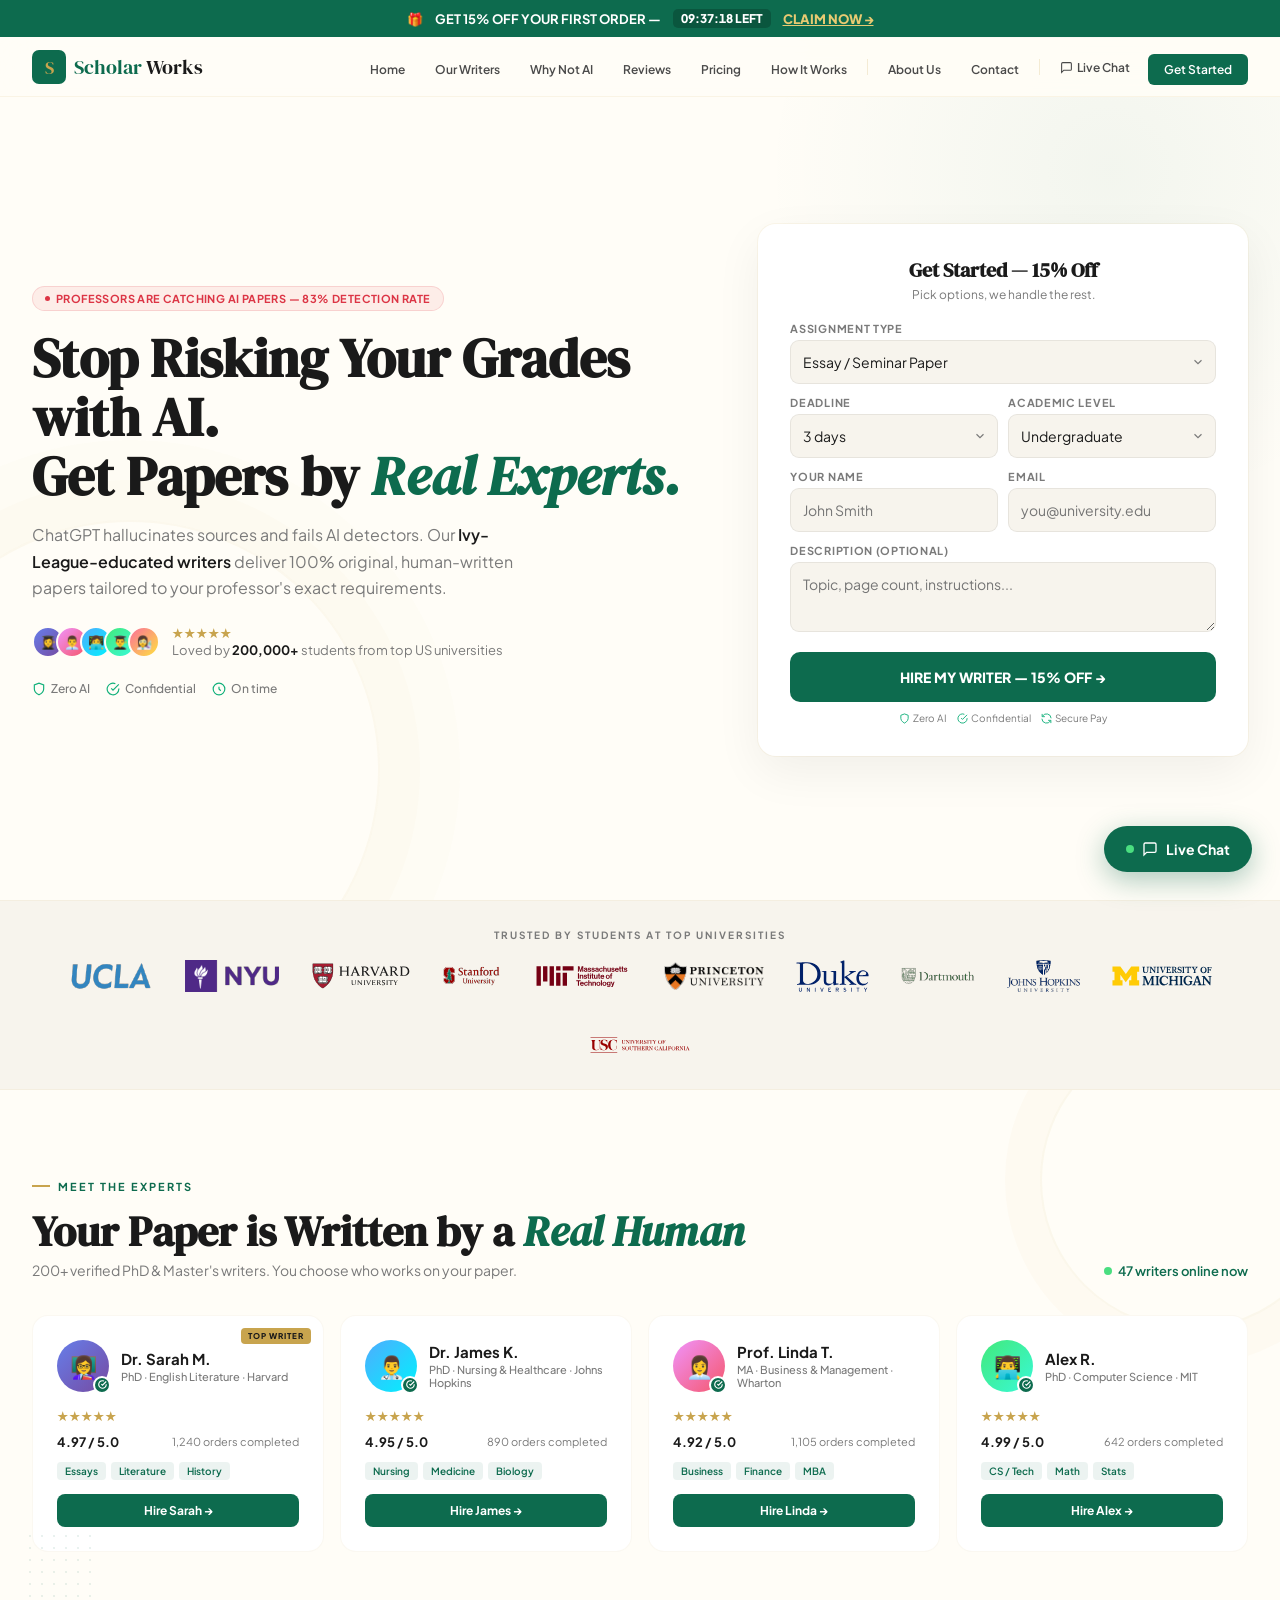
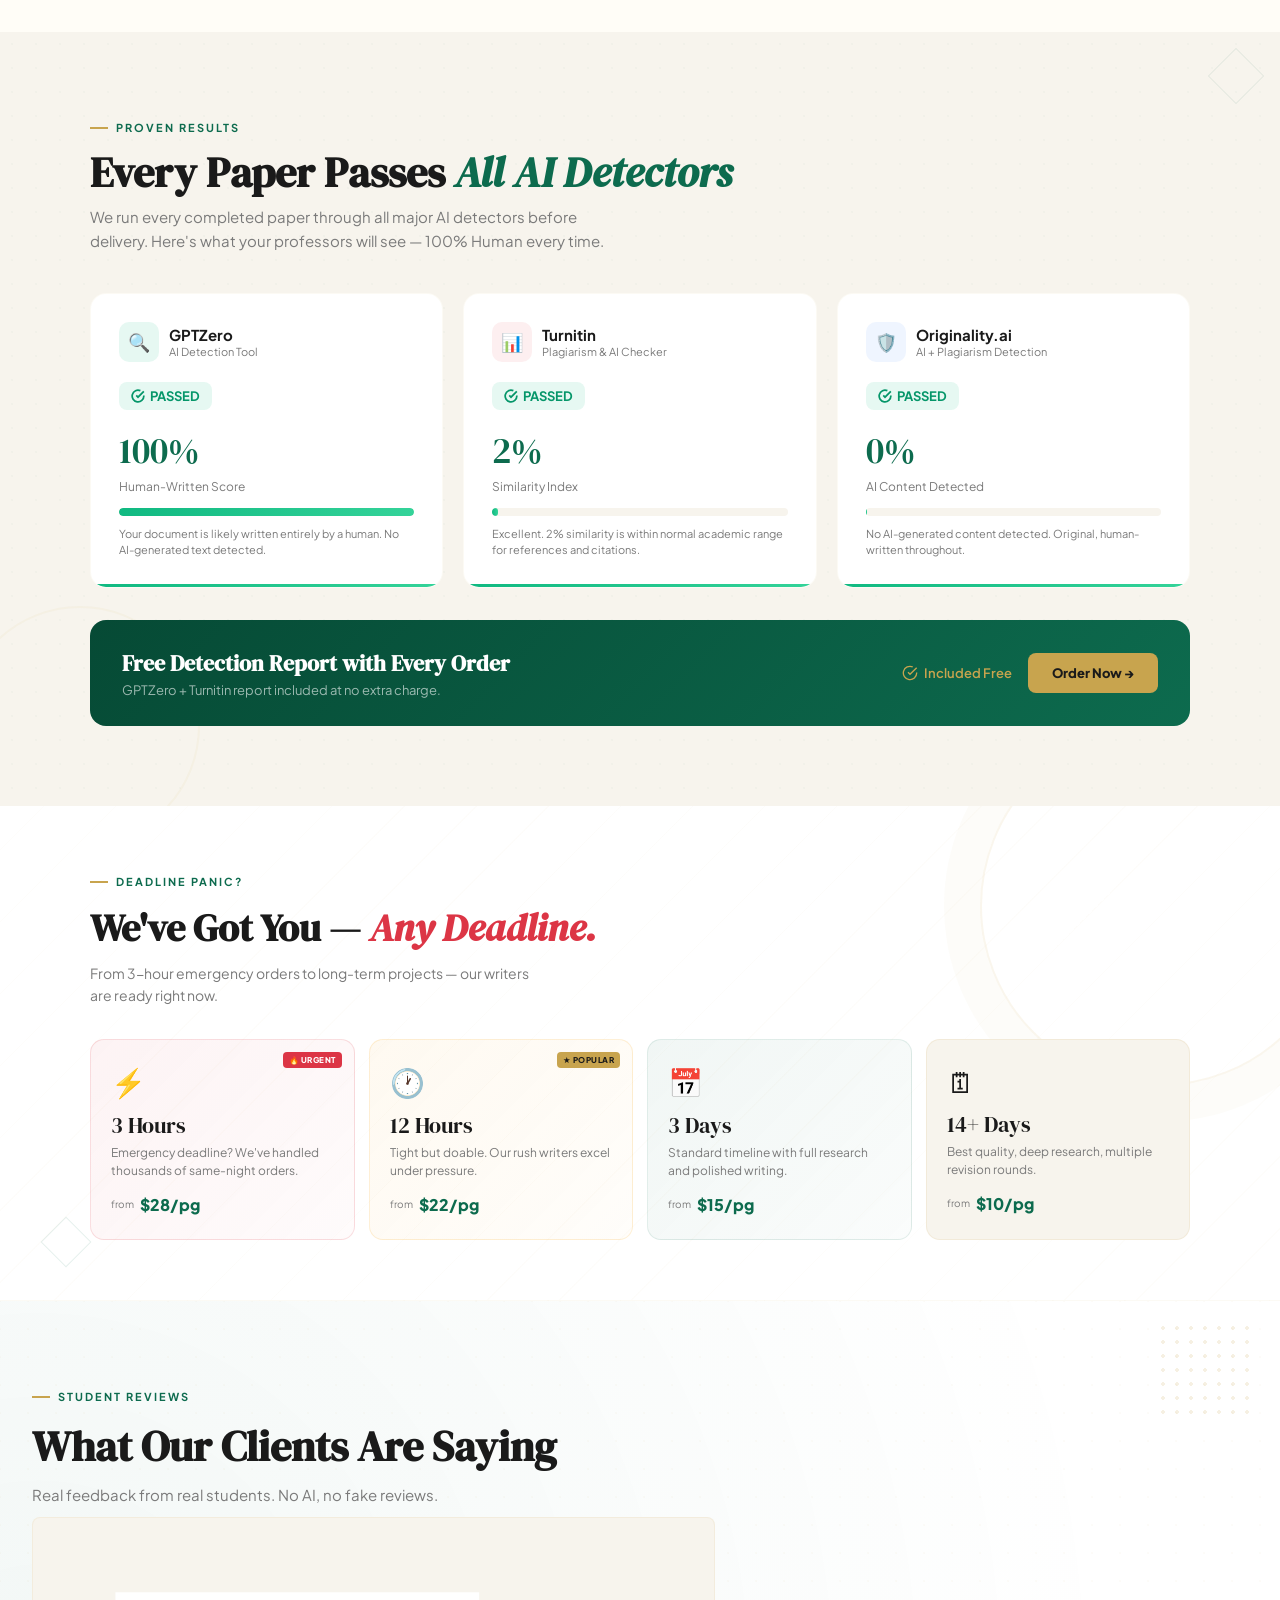
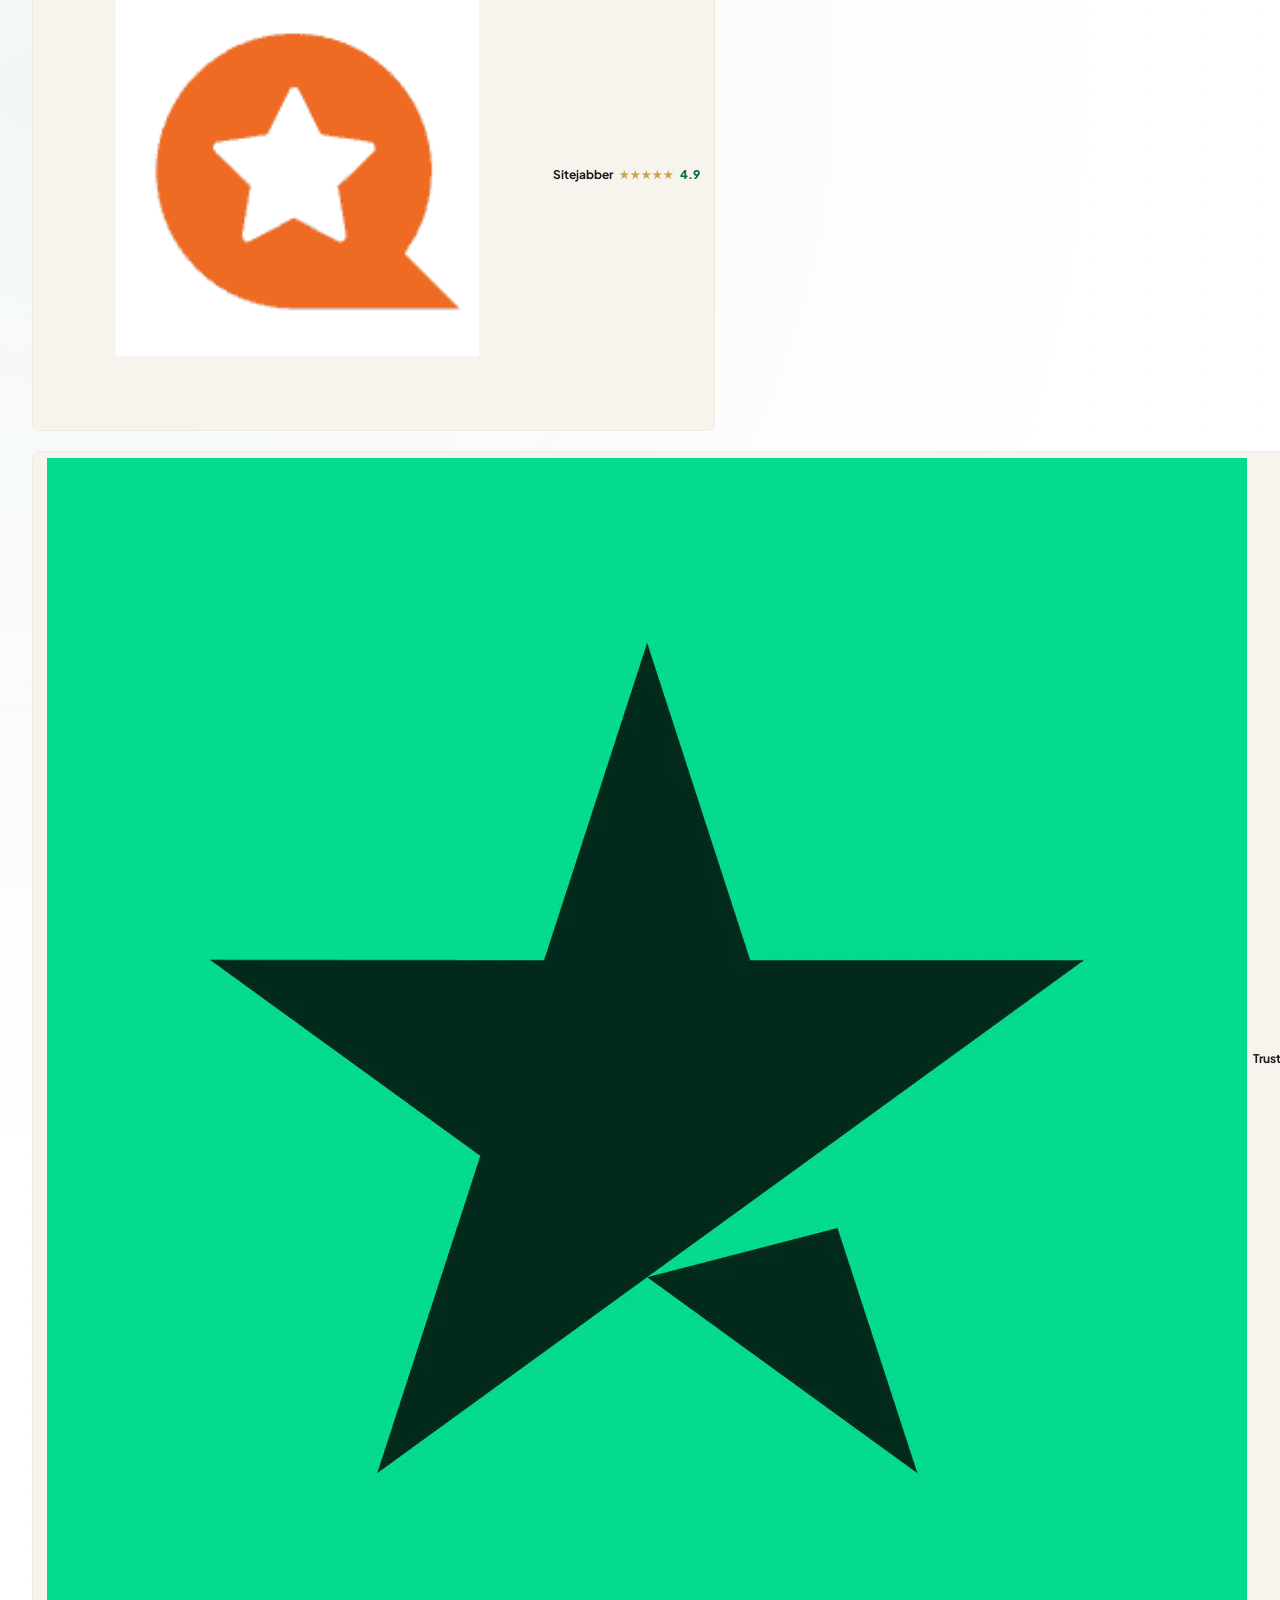
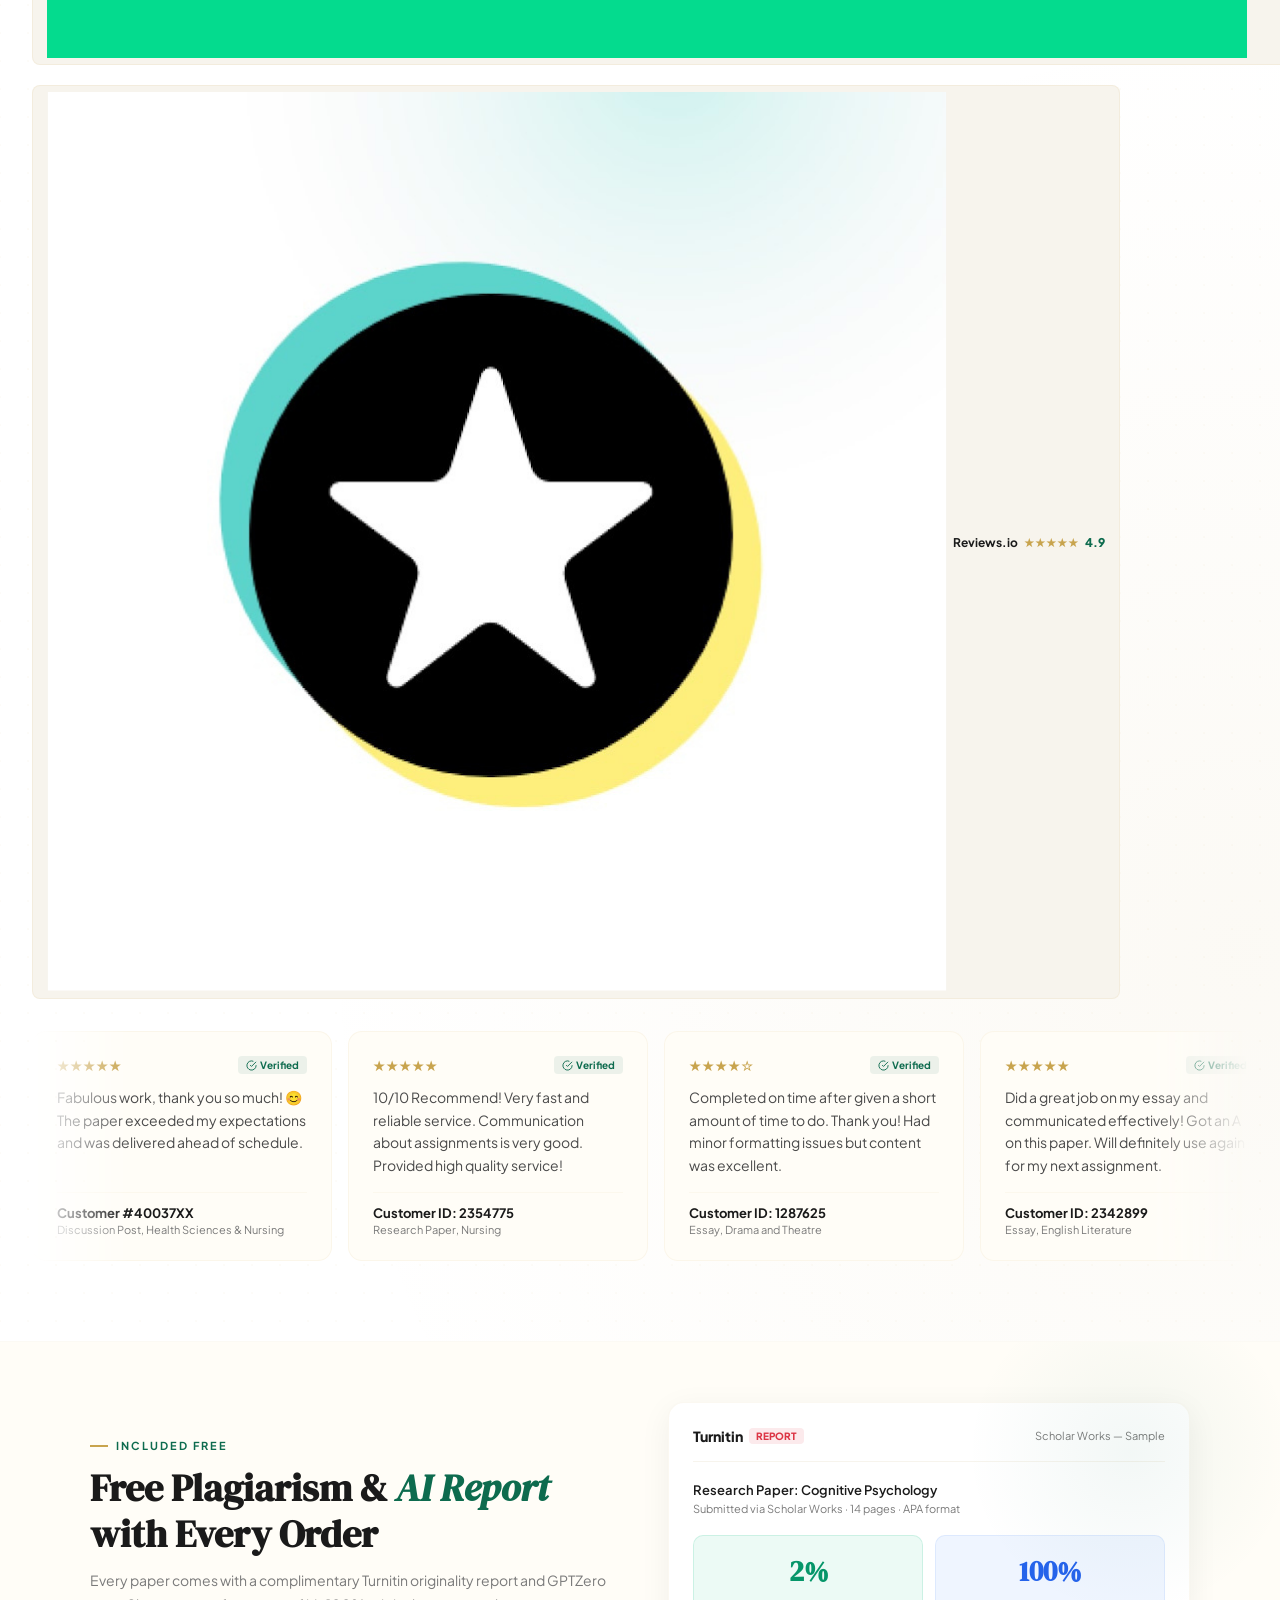
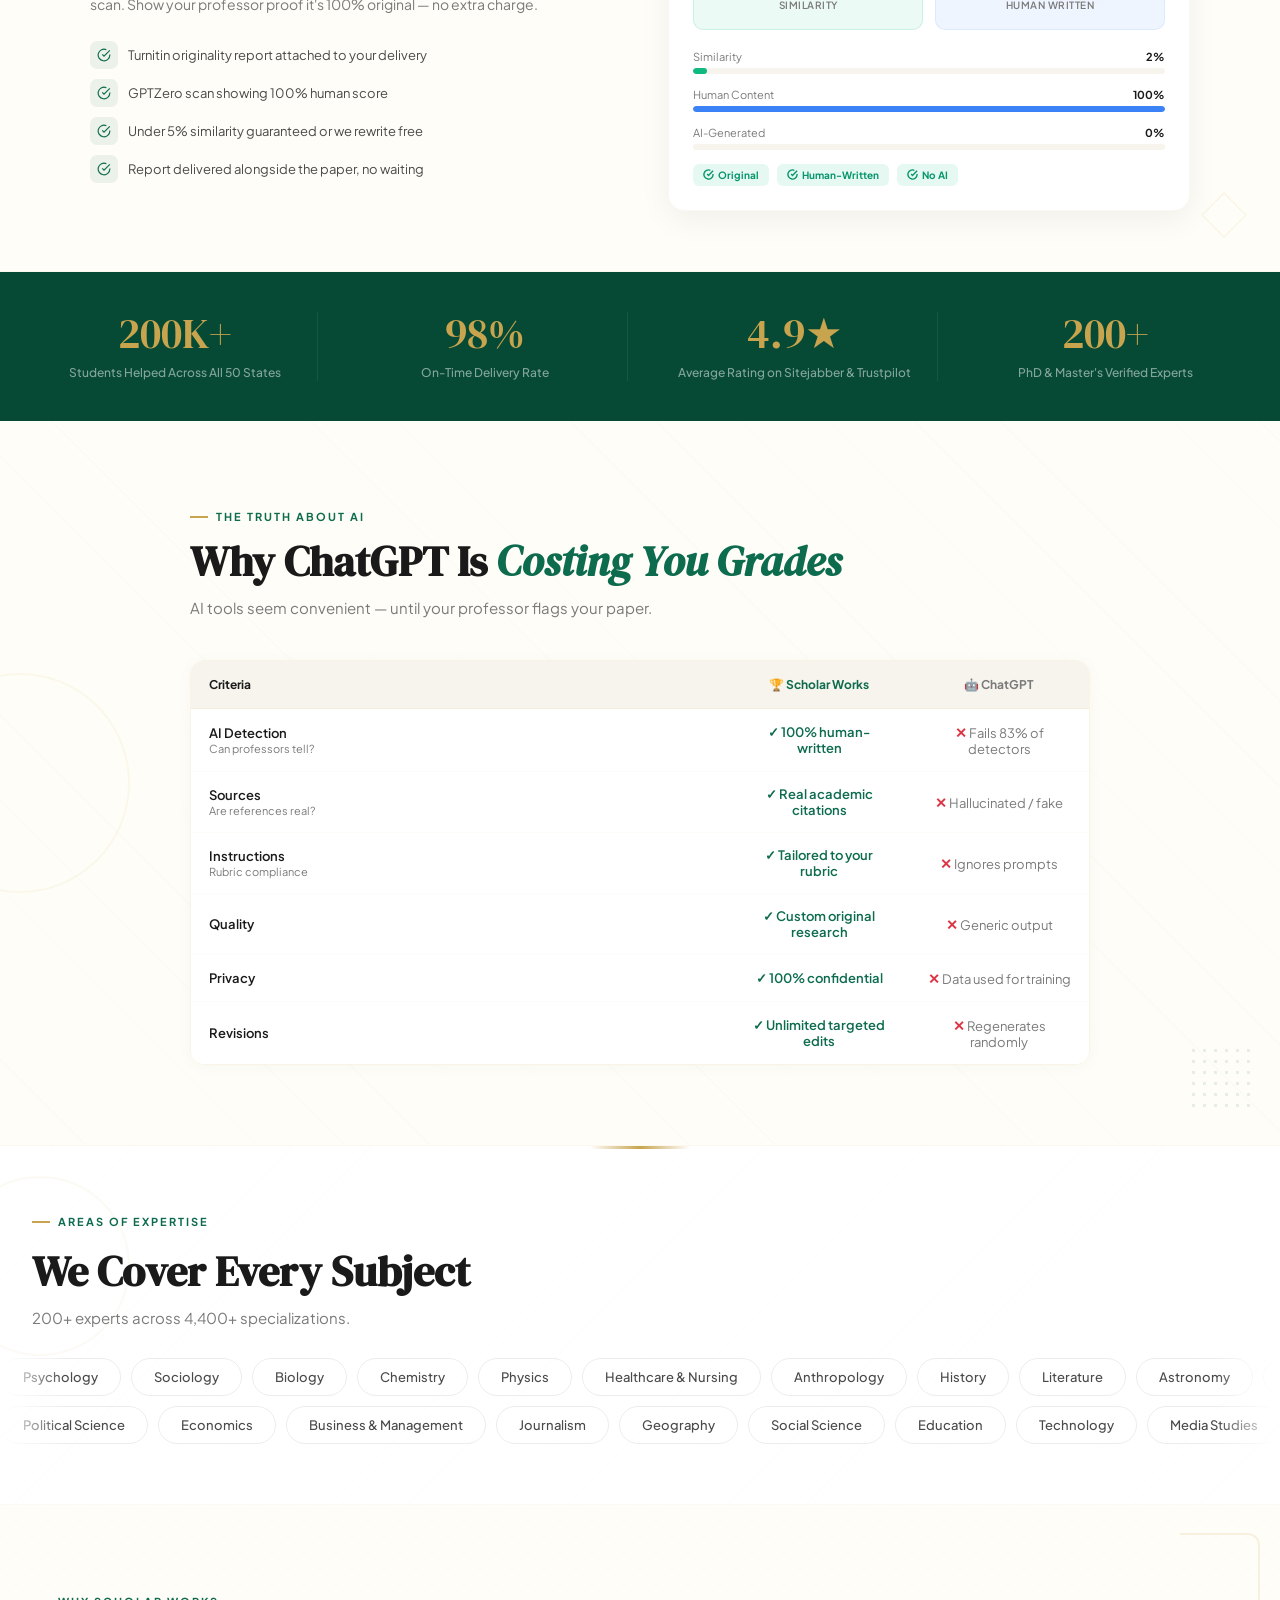
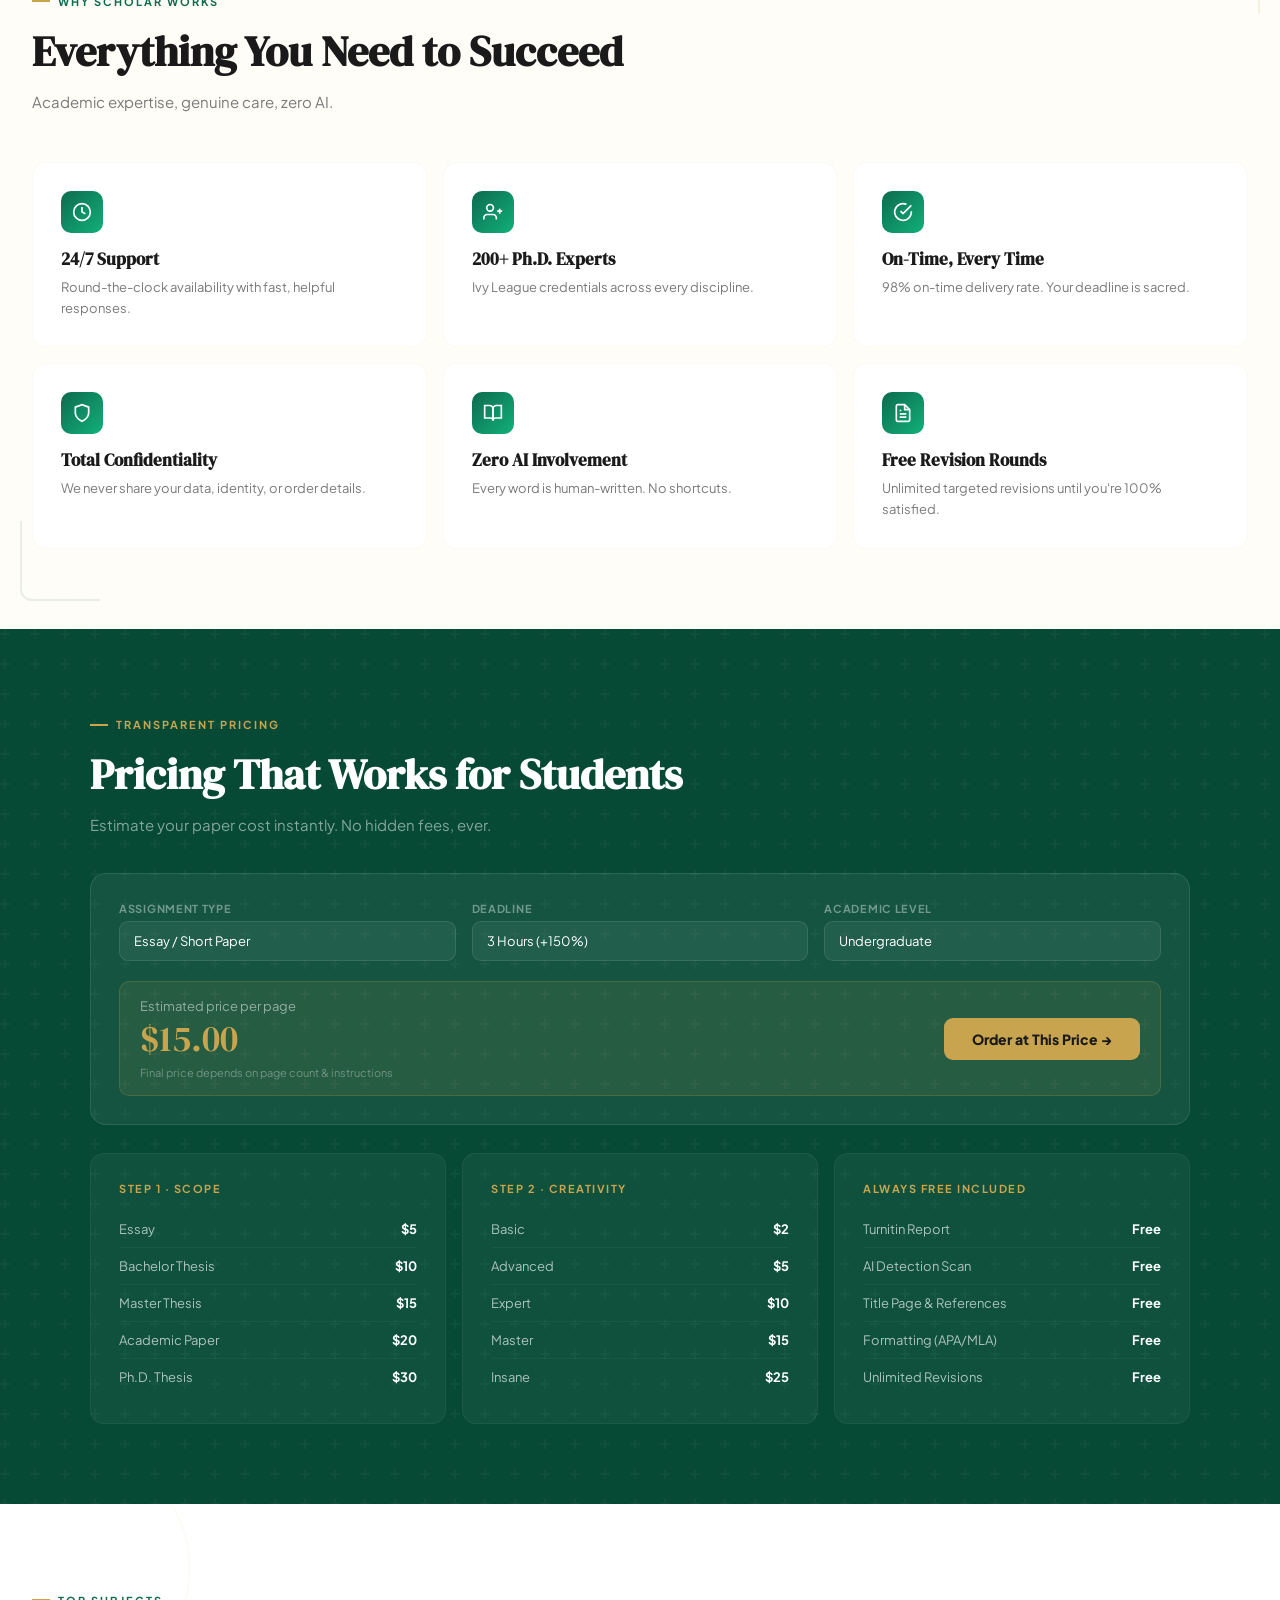
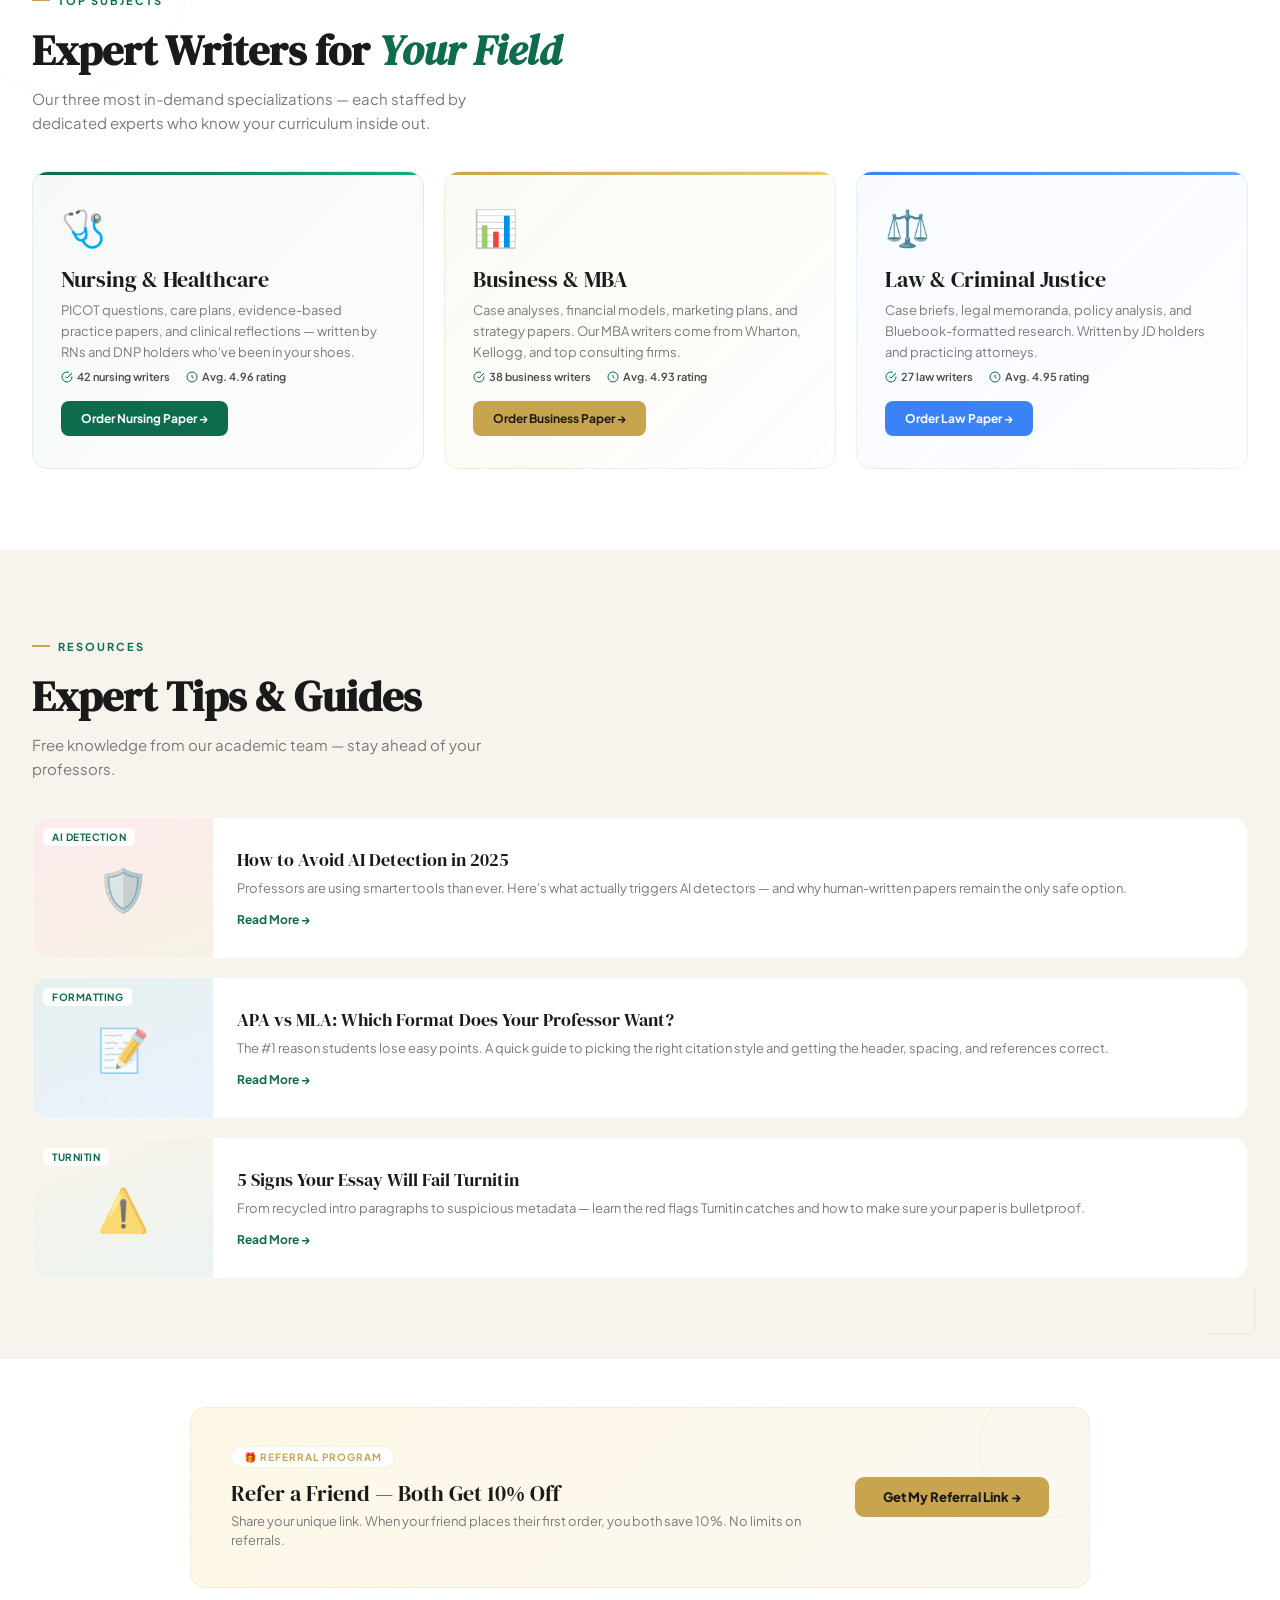
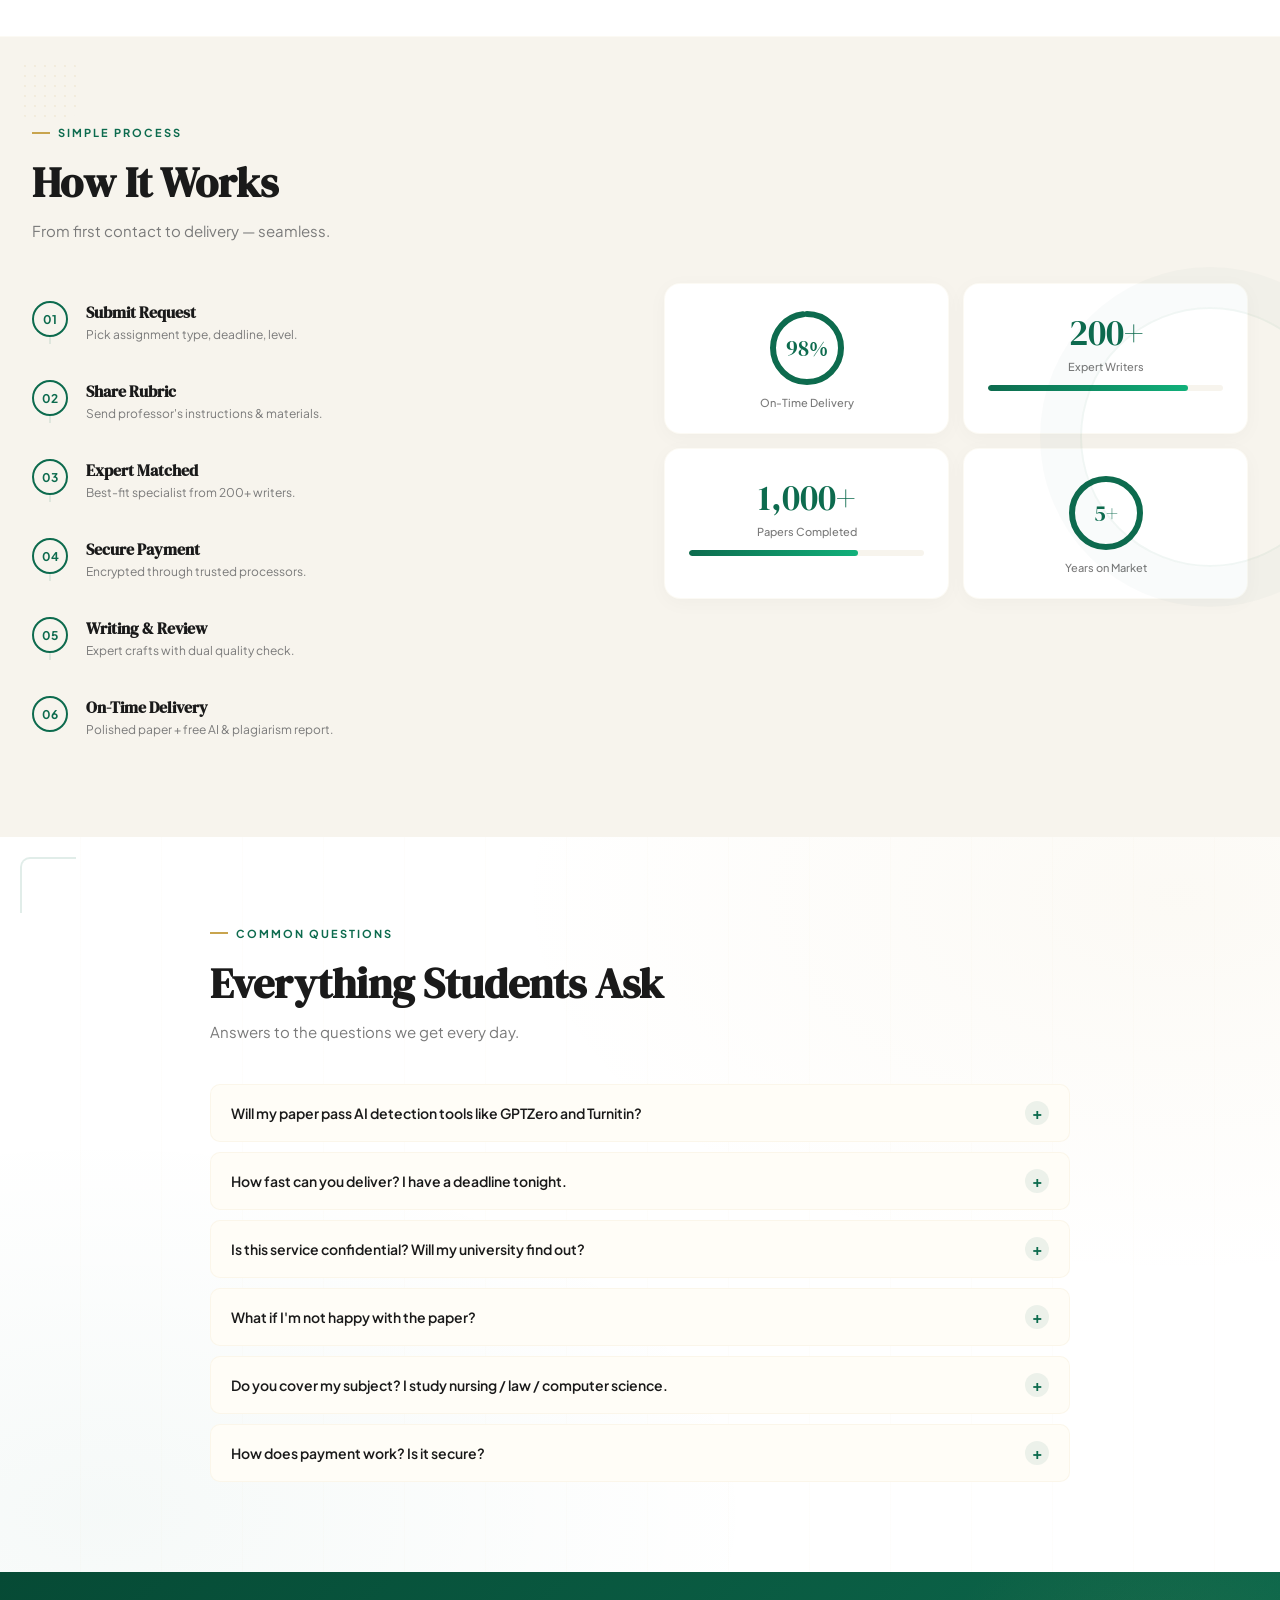
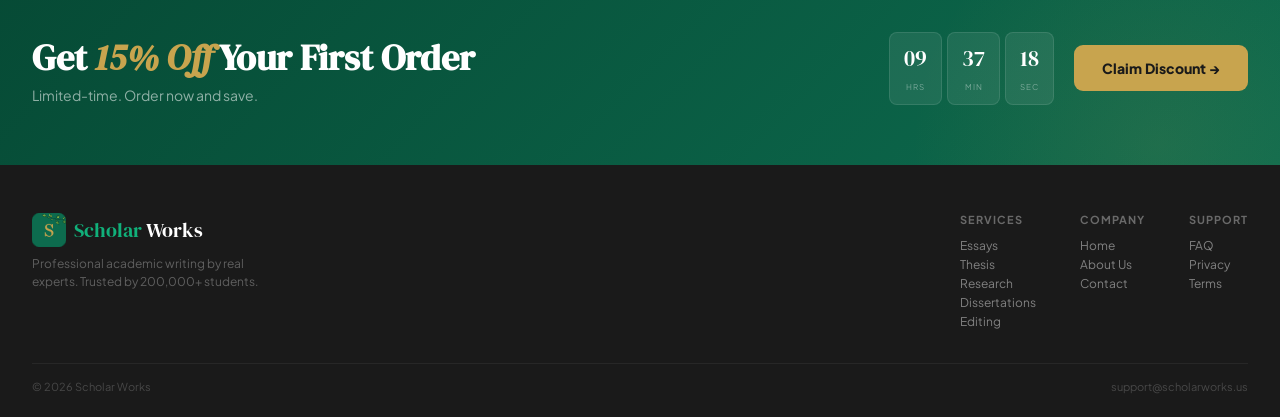
<file: scholarworks added media/scholar_works_v4 (4) (2).html>
<!DOCTYPE html>
<html lang="en">
<head>
<meta charset="UTF-8">
<meta name="viewport" content="width=device-width, initial-scale=1.0">
<title>Scholar Works — Expert Academic Writing</title>
<link href="https://fonts.googleapis.com/css2?family=DM+Serif+Display:ital@0;1&family=Plus+Jakarta+Sans:wght@300;400;500;600;700;800&display=swap" rel="stylesheet">
<style>
*,*::before,*::after{margin:0;padding:0;box-sizing:border-box}
:root{
--em:#0D6B4E;--em-d:#064A35;--em-l:#11B07A;--em-s:rgba(13,107,78,.08);
--gold:#C8A44E;--gold-l:#E8CA72;--gold-p:#FFF8E7;
--cream:#FFFDF7;--ivory:#F7F4ED;--ch:#1A1A1A;--sl:#4A4A4A;--mu:#7A7A7A;--wh:#FFF;
--red:#DC3545;--red-s:rgba(220,53,69,.08);
--fd:'DM Serif Display',Georgia,serif;--fb:'Plus Jakarta Sans',-apple-system,sans-serif;
}
html{scroll-behavior:smooth}
body{font-family:var(--fb);color:var(--ch);background:var(--cream);overflow-x:hidden;-webkit-font-smoothing:antialiased}

/* === PROMO BAR === */
.pb{position:fixed;top:0;left:0;right:0;z-index:2000;background:var(--em);padding:9px 16px;display:flex;align-items:center;justify-content:center;gap:12px;font-size:13px;font-weight:700;color:var(--wh)}
.pb .pt{background:rgba(0,0,0,.2);padding:2px 8px;border-radius:5px;font-variant-numeric:tabular-nums;font-weight:800;font-size:12px}
.pb a{color:var(--gold-l);text-decoration:underline;font-weight:800}
@media(max-width:640px){.pb{font-size:10px;gap:4px;padding:7px 10px}.hm{display:none}}

/* === NAV === */
nav{position:fixed;top:38px;left:0;right:0;z-index:1000;padding:12px 32px;display:flex;align-items:center;justify-content:space-between;background:rgba(255,253,247,.9);backdrop-filter:blur(20px);border-bottom:1px solid rgba(200,164,78,.1);transition:all .3s}
nav.sc{padding:8px 32px;box-shadow:0 2px 20px rgba(0,0,0,.06)}
.logo{display:flex;align-items:center;gap:8px;text-decoration:none;cursor:pointer}
.logo-i{width:34px;height:34px;background:var(--em);border-radius:7px;display:flex;align-items:center;justify-content:center;color:var(--gold);font-family:var(--fd);font-size:18px}
.logo-t{font-family:var(--fd);font-size:20px;color:var(--ch)}.logo-t span{color:var(--em)}
.nl{display:flex;align-items:center;gap:6px;list-style:none;flex-wrap:wrap}
.nl a{text-decoration:none;color:var(--sl);font-size:12px;font-weight:600;padding:6px 12px;border-radius:6px;cursor:pointer;transition:all .2s;white-space:nowrap}
.nl a:hover{color:var(--em);background:var(--em-s)}
.nl a.act{color:var(--em)}
.nl .sep{width:1px;height:16px;background:rgba(200,164,78,.2);margin:0 2px}
.nl .cta{background:var(--em)!important;color:var(--wh)!important;padding:8px 16px!important}
.nl .cta:hover{background:var(--em-d)!important}
.np{font-size:12px;font-weight:700;color:var(--em);text-decoration:none;display:flex;align-items:center;gap:4px}
.bur{display:none;background:none;border:none;cursor:pointer;color:var(--ch);padding:4px}
/* Floating chat button */
.fchat{position:fixed;bottom:28px;right:28px;z-index:1500;background:var(--em);color:var(--wh);border:none;border-radius:50px;padding:14px 22px;font-family:var(--fb);font-size:14px;font-weight:700;cursor:pointer;display:flex;align-items:center;gap:8px;box-shadow:0 8px 28px rgba(13,107,78,.35);transition:all .3s;text-decoration:none}
.fchat:hover{background:var(--em-d);transform:translateY(-2px);box-shadow:0 12px 36px rgba(13,107,78,.4)}
.fchat-dot{width:8px;height:8px;background:#4ade80;border-radius:50%;animation:pulse-dot 2s infinite}
@keyframes pulse-dot{0%,100%{opacity:1;transform:scale(1)}50%{opacity:.7;transform:scale(1.3)}}
@media(max-width:900px){.nl{display:none!important;position:fixed;top:84px;left:0;right:0;background:var(--cream);flex-direction:column;padding:16px;gap:4px;border-bottom:1px solid rgba(200,164,78,.15);box-shadow:0 8px 32px rgba(0,0,0,.1);z-index:999}.nl.mo{display:flex!important}.nl a{padding:12px 16px;font-size:15px;width:100%}.nl .sep{display:none}.nl .cta{text-align:center;margin-top:4px;border-radius:10px;padding:14px!important}.bur{display:flex;align-items:center}nav{padding:10px 16px}nav.sc{padding:8px 16px}.logo-i{width:30px;height:30px;font-size:15px}.logo-t{font-size:17px}.fchat{bottom:16px;right:16px;padding:12px 18px;font-size:13px}}

/* === PAGES === */
.pg{display:none}.pg.on{display:block}
.stag{display:inline-flex;align-items:center;gap:8px;font-size:11px;font-weight:700;letter-spacing:2px;text-transform:uppercase;color:var(--em);margin-bottom:14px}
.stag::before{content:'';width:18px;height:2px;background:var(--gold)}
.rv{opacity:0;transform:translateY(20px);transition:all .6s cubic-bezier(.4,0,.2,1)}.rv.vi{opacity:1;transform:translateY(0)}
@keyframes fu{from{opacity:0;transform:translateY(16px)}to{opacity:1;transform:translateY(0)}}
@keyframes fr{from{opacity:0;transform:translateX(24px)}to{opacity:1;transform:translateX(0)}}
@keyframes pu{0%,100%{opacity:1}50%{opacity:.3}}

/* === SHARED FORM === */
.fl{display:block;font-size:11px;font-weight:700;text-transform:uppercase;letter-spacing:.7px;color:var(--mu);margin-bottom:5px}
.fs,.fi{width:100%;padding:12px;background:var(--ivory);border:1.5px solid rgba(26,26,26,.07);border-radius:9px;font-family:var(--fb);font-size:14px;color:var(--ch);outline:none;transition:all .3s;appearance:none;min-height:44px}
.fs{background-image:url("data:image/svg+xml,%3Csvg xmlns='http://www.w3.org/2000/svg' width='14' height='14' viewBox='0 0 24 24' fill='none' stroke='%237A7A7A' stroke-width='2'%3E%3Cpath d='M6 9l6 6 6-6'/%3E%3C/svg%3E");background-repeat:no-repeat;background-position:right 10px center;cursor:pointer}
.fs:focus,.fi:focus{border-color:var(--em);background:var(--wh);box-shadow:0 0 0 3px var(--em-s)}
.frow{display:grid;grid-template-columns:1fr 1fr;gap:10px}
.fg{margin-bottom:12px}
.fta{width:100%;padding:12px;height:70px;resize:vertical;background:var(--ivory);border:1.5px solid rgba(26,26,26,.07);border-radius:9px;font-family:var(--fb);font-size:14px;color:var(--ch);outline:none;transition:all .3s}
.fta:focus{border-color:var(--em);background:var(--wh);box-shadow:0 0 0 3px var(--em-s)}
.fsub{width:100%;padding:15px;margin-top:4px;background:var(--em);color:var(--wh);border:none;border-radius:10px;font-family:var(--fb);font-size:14px;font-weight:800;cursor:pointer;transition:all .3s;min-height:50px}
.fsub:hover{background:var(--em-d);transform:translateY(-1px);box-shadow:0 6px 20px rgba(13,107,78,.25)}
.fmi{text-align:center;margin-top:10px;display:flex;align-items:center;justify-content:center;gap:10px;font-size:10px;color:var(--mu)}.fmi span{display:flex;align-items:center;gap:3px}.fmi svg{width:11px;height:11px;color:var(--em-l)}
@media(max-width:768px){.frow{grid-template-columns:1fr}.fs,.fi{font-size:15px;min-height:46px}.fta{font-size:15px;height:60px}.fsub{font-size:15px;min-height:52px}}

/* === HERO === */
.hero{min-height:100vh;padding:140px 32px 60px;display:flex;align-items:center;position:relative;overflow:hidden}
.hero::before{content:'';position:absolute;top:-180px;right:-180px;width:700px;height:700px;background:radial-gradient(circle,rgba(13,107,78,.05) 0%,transparent 70%);pointer-events:none}
.hg{max-width:1280px;margin:0 auto;width:100%;display:grid;grid-template-columns:1.15fr .85fr;gap:64px;align-items:center;position:relative;z-index:1}
.up{display:inline-flex;align-items:center;gap:6px;background:var(--red-s);border:1px solid rgba(220,53,69,.15);padding:5px 12px;border-radius:100px;font-size:11px;font-weight:700;color:var(--red);text-transform:uppercase;letter-spacing:.4px;margin-bottom:18px;animation:fu .5s ease forwards}
.pd{width:5px;height:5px;background:var(--red);border-radius:50%;animation:pu 2s infinite}
.hero h1{font-family:var(--fd);font-size:clamp(34px,4.2vw,54px);line-height:1.1;margin-bottom:16px;animation:fu .6s ease .1s forwards;opacity:0}
.hero h1 em{color:var(--em);font-style:italic}
.hsub{font-size:16px;line-height:1.65;color:var(--mu);max-width:500px;margin-bottom:24px;animation:fu .6s ease .15s forwards;opacity:0}.hsub strong{color:var(--ch);font-weight:600}
.mqc{display:none}
.sp{display:flex;align-items:center;gap:12px;margin-bottom:22px;animation:fu .6s ease .2s forwards;opacity:0}
.avs{display:flex}.av{width:32px;height:32px;border-radius:50%;border:2px solid var(--cream);margin-left:-8px;display:flex;align-items:center;justify-content:center;font-size:13px}.av:first-child{margin-left:0}
.a1{background:linear-gradient(135deg,#667eea,#764ba2)}.a2{background:linear-gradient(135deg,#f093fb,#f5576c)}.a3{background:linear-gradient(135deg,#4facfe,#00f2fe)}.a4{background:linear-gradient(135deg,#43e97b,#38f9d7)}.a5{background:linear-gradient(135deg,#fa709a,#fee140)}
.pt2{font-size:13px;color:var(--mu);line-height:1.3}.pt2 .st{color:var(--gold);letter-spacing:1px}.pt2 strong{color:var(--ch)}
.tr{display:flex;gap:16px;flex-wrap:wrap;animation:fu .6s ease .25s forwards;opacity:0}
.tb{display:flex;align-items:center;gap:5px;font-size:12px;color:var(--mu);font-weight:500}.tb svg{width:14px;height:14px;color:var(--em-l);flex-shrink:0}
.hms{display:none}
.hfw{animation:fr .8s ease .2s forwards;opacity:0}
.hf{background:var(--wh);border-radius:18px;padding:32px;box-shadow:0 16px 48px rgba(0,0,0,.06),0 0 0 1px rgba(200,164,78,.08)}
.fh{text-align:center;margin-bottom:20px}.fh h3{font-family:var(--fd);font-size:20px;margin-bottom:3px}.fh p{font-size:12px;color:var(--mu)}

/* === TRUST BAR === */
.tbar{padding:28px 32px;background:var(--ivory);border-top:1px solid rgba(200,164,78,.08);border-bottom:1px solid rgba(200,164,78,.08)}
.tlb{text-align:center;font-size:10px;font-weight:700;letter-spacing:2px;text-transform:uppercase;color:var(--mu);margin-bottom:14px}
.tlogos{display:flex;justify-content:center;align-items:center;gap:32px;flex-wrap:wrap}
.tl{height:32px;max-width:100px;opacity:1;transition:opacity .3s;object-fit:contain}.tl:hover{opacity:.7}
.tl-dartmouth{height:42px;max-width:130px}

/* ===== NEW: MEDIA MENTIONS BAR ===== */
.media-bar{padding:20px 32px;background:var(--wh);border-bottom:1px solid rgba(200,164,78,.06)}
.media-bar-in{max-width:1280px;margin:0 auto;display:flex;align-items:center;justify-content:center;gap:48px;flex-wrap:wrap}
.media-label{font-size:10px;font-weight:700;letter-spacing:2px;text-transform:uppercase;color:var(--mu);white-space:nowrap}
.media-logos{display:flex;align-items:center;gap:36px;flex-wrap:wrap;justify-content:center}
.media-logo{font-family:var(--fd);font-size:17px;color:rgba(26,26,26,.15);white-space:nowrap;transition:color .3s;cursor:default}
.media-logo:hover{color:rgba(26,26,26,.3)}
@media(max-width:768px){.media-bar{padding:16px}.media-logos{gap:20px}.media-logo{font-size:14px}.media-bar-in{gap:16px;flex-direction:column}}

/* ===== NEW: WRITERS SHOWCASE ===== */
.writers{padding:80px 32px;background:var(--cream);overflow:hidden}
.writers-in{max-width:1280px;margin:0 auto}
.writers-head{display:flex;align-items:flex-end;justify-content:space-between;margin-bottom:36px;gap:16px;flex-wrap:wrap}
.writers-head-l h2{font-family:var(--fd);font-size:clamp(28px,3.5vw,42px);line-height:1.15;margin-bottom:6px}
.writers-head-l h2 em{color:var(--em);font-style:italic}
.writers-head-l p{font-size:14px;color:var(--mu)}
.writers-online{display:flex;align-items:center;gap:6px;font-size:13px;font-weight:600;color:var(--em)}
.writers-online-dot{width:8px;height:8px;background:#4ade80;border-radius:50%;animation:pulse-dot 2s infinite}
.writers-grid{display:grid;grid-template-columns:repeat(4,1fr);gap:16px}
.wcard{background:var(--wh);border:1px solid rgba(200,164,78,.08);border-radius:16px;padding:24px;transition:all .3s;position:relative;overflow:hidden}
.wcard:hover{transform:translateY(-4px);box-shadow:0 16px 40px rgba(0,0,0,.07);border-color:rgba(13,107,78,.15)}
.wcard-top{display:flex;align-items:center;gap:12px;margin-bottom:16px}
.wavatar{width:52px;height:52px;border-radius:50%;display:flex;align-items:center;justify-content:center;font-size:22px;flex-shrink:0;position:relative}
.wavatar-badge{position:absolute;bottom:-2px;right:-2px;width:18px;height:18px;background:var(--em);border-radius:50%;border:2px solid var(--wh);display:flex;align-items:center;justify-content:center}
.wavatar-badge svg{width:9px;height:9px;color:var(--wh)}
.wname{font-weight:700;font-size:15px;color:var(--ch);margin-bottom:2px}
.wdeg{font-size:11px;color:var(--mu);font-weight:500}
.wstars{color:var(--gold);font-size:13px;letter-spacing:1px;margin-bottom:10px}
.wrating-row{display:flex;align-items:center;justify-content:space-between;margin-bottom:12px}
.wrating{font-size:13px;font-weight:700;color:var(--ch)}
.worders{font-size:11px;color:var(--mu)}
.wtags{display:flex;gap:5px;flex-wrap:wrap;margin-bottom:14px}
.wtag{font-size:10px;font-weight:600;padding:3px 8px;border-radius:4px;background:var(--em-s);color:var(--em)}
.whire{width:100%;padding:9px;background:var(--em);color:var(--wh);border:none;border-radius:8px;font-family:var(--fb);font-size:12px;font-weight:700;cursor:pointer;transition:all .3s}
.whire:hover{background:var(--em-d)}
.wcard-featured::before{content:'TOP WRITER';position:absolute;top:12px;right:12px;background:var(--gold);color:var(--ch);font-size:8px;font-weight:800;letter-spacing:1px;padding:3px 7px;border-radius:4px}
@media(max-width:1100px){.writers-grid{grid-template-columns:repeat(2,1fr)}}
@media(max-width:768px){.writers{padding:48px 16px}.writers-grid{grid-template-columns:1fr 1fr;gap:10px}.wcard{padding:16px}.wavatar{width:44px;height:44px;font-size:18px}.wname{font-size:13px}}
@media(max-width:480px){.writers-grid{grid-template-columns:1fr}}

/* ===== NEW: AI DETECTOR RESULTS ===== */
.aidet{padding:80px 32px;background:var(--ivory)}
.aidet-in{max-width:1100px;margin:0 auto}
.aidet-head{margin-bottom:40px}
.aidet-head h2{font-family:var(--fd);font-size:clamp(28px,3.5vw,42px);line-height:1.15;margin-bottom:8px}
.aidet-head h2 em{color:var(--em);font-style:italic}
.aidet-head p{font-size:15px;color:var(--mu);max-width:520px;line-height:1.6}
.aidet-grid{display:grid;grid-template-columns:repeat(3,1fr);gap:20px;margin-bottom:32px}
.aicard{background:var(--wh);border-radius:16px;padding:28px;border:1px solid rgba(200,164,78,.06);transition:all .3s;position:relative;overflow:hidden}
.aicard::before{content:'';position:absolute;bottom:0;left:0;right:0;height:3px}
.aicard.pass::before{background:linear-gradient(90deg,#10b981,#34d399)}
.aicard:hover{transform:translateY(-3px);box-shadow:0 12px 32px rgba(0,0,0,.06)}
.aicard-logo{display:flex;align-items:center;gap:10px;margin-bottom:20px}
.aicard-icon{width:40px;height:40px;border-radius:10px;display:flex;align-items:center;justify-content:center;font-size:18px;flex-shrink:0}
.aicard-name{font-weight:700;font-size:15px;color:var(--ch);margin-bottom:1px}
.aicard-type{font-size:11px;color:var(--mu)}
.aicard-result{display:flex;align-items:center;gap:8px;margin-bottom:16px}
.aicard-badge{display:inline-flex;align-items:center;gap:5px;padding:6px 12px;border-radius:8px;font-size:13px;font-weight:700}
.aicard-badge.green{background:rgba(16,185,129,.1);color:#059669}
.aicard-badge svg{width:14px;height:14px}
.aicard-score{font-family:var(--fd);font-size:36px;color:var(--em);margin-bottom:4px}
.aicard-label{font-size:12px;color:var(--mu);margin-bottom:14px}
.aicard-bar{height:8px;background:var(--ivory);border-radius:4px;overflow:hidden}
.aicard-bar-fill{height:100%;border-radius:4px;transition:width 2s ease}
.aicard-bar-fill.green{background:linear-gradient(90deg,#10b981,#34d399)}
.aicard-bar-fill.red{background:linear-gradient(90deg,#ef4444,#f87171)}
.aicard-note{font-size:11px;color:var(--mu);margin-top:10px;line-height:1.5}
.aidet-bottom{background:linear-gradient(135deg,var(--em-d),var(--em));border-radius:16px;padding:28px 32px;display:flex;align-items:center;justify-content:space-between;gap:20px;flex-wrap:wrap}
.aidet-bottom-l h3{font-family:var(--fd);font-size:22px;color:var(--wh);margin-bottom:4px}
.aidet-bottom-l p{font-size:13px;color:rgba(255,255,255,.6)}
.aidet-bottom-r{display:flex;align-items:center;gap:16px;flex-wrap:wrap}
.aidet-include{display:flex;align-items:center;gap:6px;font-size:13px;font-weight:600;color:var(--gold)}
.aidet-include svg{width:16px;height:16px}
.aidet-cta{background:var(--gold);color:var(--ch);padding:12px 24px;border-radius:8px;border:none;font-family:var(--fb);font-size:13px;font-weight:800;cursor:pointer;transition:all .3s;white-space:nowrap}
.aidet-cta:hover{background:var(--gold-l);transform:translateY(-1px)}
@media(max-width:900px){.aidet-grid{grid-template-columns:1fr 1fr}}
@media(max-width:600px){.aidet{padding:48px 16px}.aidet-grid{grid-template-columns:1fr}.aidet-bottom{flex-direction:column;text-align:center;padding:20px 16px}}

/* ===== NEW: URGENCY / DEADLINE BLOCK ===== */
.urgency{padding:60px 32px;background:var(--wh);border-bottom:1px solid rgba(200,164,78,.06)}
.urgency-in{max-width:1100px;margin:0 auto}
.urgency h2{font-family:var(--fd);font-size:clamp(26px,3vw,38px);margin-bottom:8px}
.urgency h2 em{color:var(--red);font-style:italic}
.urgency-sub{font-size:14px;color:var(--mu);margin-bottom:32px;max-width:460px;line-height:1.6}
.urgency-grid{display:grid;grid-template-columns:repeat(4,1fr);gap:14px}
.ucard{border-radius:14px;padding:24px 20px;border:1.5px solid transparent;transition:all .3s;cursor:pointer;position:relative;overflow:hidden}
.ucard:hover{transform:translateY(-3px);box-shadow:0 10px 28px rgba(0,0,0,.07)}
.ucard.hot{background:linear-gradient(135deg,rgba(220,53,69,.06),rgba(220,53,69,.02));border-color:rgba(220,53,69,.15)}
.ucard.warm{background:linear-gradient(135deg,rgba(245,158,11,.06),rgba(245,158,11,.02));border-color:rgba(245,158,11,.15)}
.ucard.cool{background:linear-gradient(135deg,rgba(13,107,78,.06),rgba(13,107,78,.02));border-color:rgba(13,107,78,.1)}
.ucard.chill{background:var(--ivory);border-color:rgba(200,164,78,.12)}
.ucard-icon{font-size:28px;margin-bottom:10px;display:block}
.ucard-time{font-family:var(--fd);font-size:22px;color:var(--ch);margin-bottom:4px}
.ucard-desc{font-size:12px;color:var(--mu);line-height:1.5;margin-bottom:14px}
.ucard-price{display:flex;align-items:center;gap:6px}
.ucard-from{font-size:10px;color:var(--mu)}
.ucard-val{font-size:16px;font-weight:800;color:var(--em)}
.ucard-badge{position:absolute;top:12px;right:12px;font-size:8px;font-weight:800;letter-spacing:.5px;text-transform:uppercase;padding:3px 6px;border-radius:4px}
.badge-hot{background:var(--red);color:var(--wh)}
.badge-pop{background:var(--gold);color:var(--ch)}
@media(max-width:900px){.urgency-grid{grid-template-columns:repeat(2,1fr)}}
@media(max-width:600px){.urgency{padding:40px 16px}.urgency-grid{grid-template-columns:1fr 1fr;gap:10px}.ucard{padding:18px 14px}}

/* === REVIEWS CAROUSEL === */
.rev-section{padding:80px 32px;background:var(--wh);border-bottom:1px solid rgba(200,164,78,.06);overflow:hidden}
.rev-section-in{max-width:1280px;margin:0 auto}
.rev-section h2{font-family:var(--fd);font-size:clamp(28px,3.5vw,42px);margin-bottom:8px}
.rev-desc{font-size:15px;color:var(--mu);margin-bottom:10px;max-width:480px;line-height:1.6}
.rev-platforms{display:flex;align-items:center;gap:20px;margin-bottom:32px;flex-wrap:wrap}
.rev-plat{display:flex;align-items:center;gap:6px;background:var(--ivory);border:1px solid rgba(200,164,78,.1);padding:6px 14px;border-radius:8px}
.rev-plat-name{font-size:12px;font-weight:700;color:var(--ch)}
.rev-plat-stars{color:var(--gold);font-size:12px}
.rev-plat-score{font-size:12px;font-weight:800;color:var(--em)}
.rev-track-wrap{overflow:hidden;position:relative;mask-image:linear-gradient(90deg,transparent 0%,black 8%,black 92%,transparent 100%);-webkit-mask-image:linear-gradient(90deg,transparent 0%,black 8%,black 92%,transparent 100%)}
.rev-track{display:flex;gap:16px;animation:scrollReviews 40s linear infinite;width:max-content}
.rev-track:hover{animation-play-state:paused}
@keyframes scrollReviews{0%{transform:translateX(0)}100%{transform:translateX(-50%)}}
.rev-card{width:300px;flex-shrink:0;background:var(--cream);border:1px solid rgba(200,164,78,.08);border-radius:14px;padding:24px;display:flex;flex-direction:column;justify-content:space-between;min-height:200px;transition:transform .3s}
.rev-card:hover{transform:translateY(-2px)}
.rev-top{display:flex;justify-content:space-between;align-items:center;margin-bottom:12px}
.rev-stars{color:var(--gold);font-size:14px;letter-spacing:1px}
.rev-verified{font-size:10px;font-weight:700;color:var(--em);background:var(--em-s);padding:3px 8px;border-radius:4px;display:flex;align-items:center;gap:3px}
.rev-verified svg{width:11px;height:11px}
.rev-text{font-size:14px;color:var(--sl);line-height:1.6;flex:1;margin-bottom:16px}
.rev-bottom{border-top:1px solid rgba(200,164,78,.06);padding-top:12px}
.rev-author{font-weight:700;font-size:13px;color:var(--ch)}
.rev-subject{font-size:11px;color:var(--mu);margin-top:2px}
@media(max-width:768px){.rev-section{padding:48px 16px}.rev-card{width:260px;padding:18px;min-height:170px}.rev-text{font-size:13px}}

/* === TURNITIN BLOCK === */
.turnitin{padding:60px 32px;background:var(--cream);border-bottom:1px solid rgba(200,164,78,.06)}
.turnitin-in{max-width:1100px;margin:0 auto;display:grid;grid-template-columns:1fr 1fr;gap:56px;align-items:center}
.turnitin-l h2{font-family:var(--fd);font-size:clamp(26px,3vw,38px);line-height:1.2;margin-bottom:12px}
.turnitin-l h2 em{color:var(--em);font-style:italic}
.turnitin-l p{font-size:14px;color:var(--mu);line-height:1.7;margin-bottom:24px}
.turnitin-perks{display:flex;flex-direction:column;gap:10px}
.tperk{display:flex;align-items:center;gap:10px;font-size:13px;color:var(--sl)}
.tperk-icon{width:28px;height:28px;background:var(--em-s);border-radius:7px;display:flex;align-items:center;justify-content:center;flex-shrink:0}
.tperk-icon svg{width:14px;height:14px;color:var(--em)}
.turnitin-mock{background:var(--wh);border-radius:16px;padding:24px;box-shadow:0 8px 32px rgba(0,0,0,.06);border:1px solid rgba(200,164,78,.08)}
.turnitin-mock-header{display:flex;align-items:center;justify-content:space-between;margin-bottom:20px;padding-bottom:16px;border-bottom:1px solid var(--ivory)}
.tm-brand{font-weight:800;font-size:14px;color:var(--ch);display:flex;align-items:center;gap:6px}
.tm-brand span{background:rgba(220,53,69,.1);color:var(--red);padding:2px 7px;border-radius:4px;font-size:10px;font-weight:800}
.tm-date{font-size:11px;color:var(--mu)}
.tm-doc{font-size:13px;font-weight:600;color:var(--ch);margin-bottom:4px}
.tm-sub{font-size:11px;color:var(--mu);margin-bottom:20px}
.tm-score-row{display:flex;gap:12px;margin-bottom:20px}
.tm-score{flex:1;text-align:center;padding:16px 10px;border-radius:10px}
.tm-score.green{background:rgba(16,185,129,.08);border:1px solid rgba(16,185,129,.15)}
.tm-score.blue{background:rgba(59,130,246,.08);border:1px solid rgba(59,130,246,.1)}
.tm-score-val{font-family:var(--fd);font-size:28px;font-weight:700;display:block;margin-bottom:2px}
.tm-score.green .tm-score-val{color:#059669}
.tm-score.blue .tm-score-val{color:#2563eb}
.tm-score-label{font-size:10px;color:var(--mu);font-weight:600;text-transform:uppercase;letter-spacing:.5px}
.tm-bar-section{margin-bottom:14px}
.tm-bar-label{display:flex;justify-content:space-between;font-size:11px;margin-bottom:5px}
.tm-bar-label span:first-child{color:var(--mu)}
.tm-bar-label span:last-child{font-weight:700;color:var(--ch)}
.tm-bar{height:6px;background:var(--ivory);border-radius:3px;overflow:hidden}
.tm-bar-fill{height:100%;border-radius:3px}
.tm-bar-fill.g{background:#10b981;width:3%}
.tm-bar-fill.b{background:#3b82f6;width:100%}
.tm-bar-fill.r{background:#ef4444;width:0%}
.tm-badge-row{display:flex;gap:8px;flex-wrap:wrap}
.tm-badge{display:flex;align-items:center;gap:4px;padding:5px 10px;border-radius:6px;font-size:10px;font-weight:700}
.tm-badge.ok{background:rgba(16,185,129,.1);color:#059669}
.tm-badge svg{width:11px;height:11px}
@media(max-width:900px){.turnitin-in{grid-template-columns:1fr;gap:32px}}
@media(max-width:768px){.turnitin{padding:48px 16px}.tm-score-row{gap:8px}}

/* === COMPARE === */
.cmp{padding:80px 32px;background:var(--cream);border-bottom:1px solid rgba(200,164,78,.06)}
.cmp-in{max-width:900px;margin:0 auto}
.cmp h2{font-family:var(--fd);font-size:clamp(28px,3.5vw,42px);line-height:1.15;margin-bottom:10px}.cmp h2 em{color:var(--em);font-style:italic}
.cmp-d{font-size:15px;color:var(--mu);max-width:500px;line-height:1.6;margin-bottom:40px}
.ct{width:100%;border-collapse:separate;border-spacing:0;border-radius:14px;overflow:hidden;border:1px solid rgba(200,164,78,.1);box-shadow:0 2px 16px rgba(0,0,0,.03)}
.ct thead th{padding:16px 18px;text-align:left;font-size:12px;font-weight:700;background:var(--ivory);border-bottom:1px solid rgba(200,164,78,.08)}
.ct .ca{text-align:center;color:var(--mu);width:180px}
.ct .cs{text-align:center;color:var(--em);width:180px}
.ct tbody td{padding:14px 18px;font-size:13px;border-bottom:1px solid rgba(200,164,78,.04);background:var(--wh);vertical-align:middle}
.ct tbody tr:last-child td{border-bottom:none}
.cn{font-weight:600}.csub{font-size:11px;color:var(--mu);margin-top:1px}
.vb{text-align:center;color:var(--mu);font-size:12px}.vb .x{color:var(--red);font-weight:700;font-size:14px}
.vg{text-align:center;color:var(--em);font-size:12px;font-weight:600}
.swb{background:rgba(13,107,78,.02)}
@media(max-width:768px){.cmp{padding:48px 16px}.ct thead th,.ct tbody td{padding:10px 7px;font-size:11px}.ct .ca,.ct .cs{width:auto;min-width:80px}.csub{display:none}}

/* === FEATURES === */
.wh{padding:80px 32px;max-width:1280px;margin:0 auto}
.wh h2{font-family:var(--fd);font-size:clamp(28px,3.5vw,42px);margin-bottom:10px}
.whd{font-size:15px;color:var(--mu);max-width:480px;line-height:1.6;margin-bottom:48px}
.fg2{display:grid;grid-template-columns:repeat(3,1fr);gap:16px}
.fc{background:var(--wh);border:1px solid rgba(200,164,78,.06);border-radius:14px;padding:28px;transition:all .3s;position:relative;overflow:hidden}
.fc::before{content:'';position:absolute;top:0;left:0;right:0;height:2px;background:linear-gradient(90deg,var(--em),var(--gold));opacity:0;transition:opacity .3s}
.fc:hover{transform:translateY(-3px);box-shadow:0 10px 32px rgba(0,0,0,.05)}.fc:hover::before{opacity:1}
.fic{width:42px;height:42px;border-radius:10px;background:linear-gradient(135deg,var(--em),var(--em-l));display:flex;align-items:center;justify-content:center;margin-bottom:14px;color:var(--wh)}
.fc h3{font-family:var(--fd);font-size:17px;margin-bottom:6px}.fc p{font-size:13px;line-height:1.6;color:var(--mu)}
@media(max-width:1024px){.fg2{grid-template-columns:1fr 1fr}}
@media(max-width:768px){.wh{padding:48px 16px}.fg2{grid-template-columns:1fr;gap:12px}.fc{padding:22px 18px}}

/* ===== NEW: SOCIAL PROOF NUMBERS BAR ===== */
.spbar{background:var(--em-d);padding:40px 32px}
.spbar-in{max-width:1280px;margin:0 auto;display:grid;grid-template-columns:repeat(4,1fr);gap:24px}
.spnum{text-align:center;padding:0 16px;border-right:1px solid rgba(255,255,255,.07)}
.spnum:last-child{border-right:none}
.spnum-val{font-family:var(--fd);font-size:42px;color:var(--gold);display:block;line-height:1;margin-bottom:6px}
.spnum-label{font-size:12px;color:rgba(255,255,255,.5);font-weight:500;line-height:1.3}
@media(max-width:768px){.spbar{padding:28px 16px}.spbar-in{grid-template-columns:repeat(2,1fr);gap:16px}.spnum{padding:12px 8px;border-right:none;border-bottom:1px solid rgba(255,255,255,.06)}.spnum:nth-child(odd){border-right:1px solid rgba(255,255,255,.06)}.spnum:nth-last-child(-n+2){border-bottom:none}.spnum-val{font-size:32px}}

/* === PRICING === */
.pri{padding:80px 32px;background:var(--em-d);position:relative;overflow:hidden}
.pri::before{content:'';position:absolute;inset:0;background:url("data:image/svg+xml,%3Csvg width='60' height='60' xmlns='http://www.w3.org/2000/svg'%3E%3Cg fill='none'%3E%3Cg fill='%23fff' fill-opacity='.03'%3E%3Cpath d='M36 34v-4h-2v4h-4v2h4v4h2v-4h4v-2h-4zm0-30V0h-2v4h-4v2h4v4h2V6h4V4h-4zM6 34v-4H4v4H0v2h4v4h2v-4h4v-2H6zM6 4V0H4v4H0v2h4v4h2V6h4V4H6z'/%3E%3C/g%3E%3C/g%3E%3C/svg%3E");pointer-events:none}
.pri-in{max-width:1100px;margin:0 auto;position:relative;z-index:1}
.pri .stag{color:var(--gold)}.pri .stag::before{background:var(--gold)}
.pri h2{font-family:var(--fd);font-size:clamp(28px,3.5vw,42px);color:var(--wh);margin-bottom:10px}
.prd{font-size:15px;color:rgba(255,255,255,.5);max-width:480px;line-height:1.6;margin-bottom:36px}

/* NEW: Price calculator */
.pcalc{background:rgba(255,255,255,.06);border:1px solid rgba(255,255,255,.1);border-radius:16px;padding:28px;margin-bottom:28px}
.pcalc-row{display:grid;grid-template-columns:1fr 1fr 1fr;gap:16px;margin-bottom:20px}
.pcalc-label{font-size:11px;font-weight:700;text-transform:uppercase;letter-spacing:.7px;color:rgba(255,255,255,.4);margin-bottom:6px}
.pcalc-select{width:100%;padding:11px 14px;background:rgba(255,255,255,.06);border:1px solid rgba(255,255,255,.1);border-radius:9px;font-family:var(--fb);font-size:13px;color:var(--wh);outline:none;appearance:none;cursor:pointer;transition:all .3s}
.pcalc-select:focus{border-color:var(--gold);background:rgba(255,255,255,.1)}
.pcalc-result{display:flex;align-items:center;justify-content:space-between;padding:16px 20px;background:rgba(200,164,78,.1);border:1px solid rgba(200,164,78,.2);border-radius:10px}
.pcalc-from{font-size:13px;color:rgba(255,255,255,.5)}
.pcalc-price{font-family:var(--fd);font-size:36px;color:var(--gold)}
.pcalc-note{font-size:11px;color:rgba(255,255,255,.35);margin-top:3px}
.pcalc-cta{background:var(--gold);color:var(--ch);padding:12px 28px;border-radius:9px;border:none;font-family:var(--fb);font-size:14px;font-weight:800;cursor:pointer;transition:all .3s;white-space:nowrap}
.pcalc-cta:hover{background:var(--gold-l);transform:translateY(-1px)}

.pcs{display:grid;grid-template-columns:repeat(3,1fr);gap:16px}
.pc{background:rgba(255,255,255,.04);border:1px solid rgba(255,255,255,.06);border-radius:14px;padding:28px;transition:all .3s}
.pc:hover{background:rgba(255,255,255,.07);transform:translateY(-2px)}
.pc h3{font-size:11px;font-weight:700;letter-spacing:1.5px;text-transform:uppercase;color:var(--gold);margin-bottom:16px}
.pi{display:flex;justify-content:space-between;padding:10px 0;border-bottom:1px solid rgba(255,255,255,.04)}.pi:last-child{border-bottom:none}
.pi .pl{color:rgba(255,255,255,.65);font-size:13px}.pi .pa{color:var(--wh);font-weight:700;font-size:13px}
@media(max-width:900px){.pcalc-row{grid-template-columns:1fr 1fr}}
@media(max-width:768px){.pri{padding:48px 16px}.pcs{grid-template-columns:1fr;max-width:100%}.pc{padding:22px 18px}.pcalc-row{grid-template-columns:1fr}.pcalc-result{flex-direction:column;gap:10px;text-align:center}.pcalc-cta{width:100%}}

/* === SUBJECTS MARQUEE === */
.subj{padding:60px 0;overflow:hidden;border-bottom:1px solid rgba(200,164,78,.06)}
.subj-head{padding:0 32px;margin-bottom:28px}
.subj h2{font-family:var(--fd);font-size:clamp(28px,3.5vw,42px);margin-bottom:6px}
.subj-d{font-size:15px;color:var(--mu);max-width:480px;line-height:1.6}
.marquee{overflow:hidden;mask-image:linear-gradient(90deg,transparent,black 5%,black 95%,transparent);-webkit-mask-image:linear-gradient(90deg,transparent,black 5%,black 95%,transparent)}
.marquee-track{display:flex;gap:10px;width:max-content;animation:marq 30s linear infinite}
.marquee-track:hover{animation-play-state:paused}
.marquee2 .marquee-track{animation-direction:reverse;animation-duration:35s}
@keyframes marq{0%{transform:translateX(0)}100%{transform:translateX(-50%)}}
.st2{padding:10px 22px;border:1.5px solid rgba(26,26,26,.08);border-radius:100px;font-size:13px;font-weight:500;color:var(--sl);white-space:nowrap;transition:all .3s;cursor:default}
.st2:hover{border-color:var(--em);color:var(--em);background:var(--em-s)}
.marquee+.marquee{margin-top:10px}
@media(max-width:768px){.subj{padding:40px 0}.subj-head{padding:0 16px;margin-bottom:20px}.st2{padding:8px 16px;font-size:12px}}

/* === PROCESS + METRICS === */
.proc{padding:80px 32px;background:var(--ivory)}
.proc-in{max-width:1280px;margin:0 auto}
.proc h2{font-family:var(--fd);font-size:clamp(28px,3.5vw,42px);margin-bottom:8px}
.proc-d{font-size:15px;color:var(--mu);line-height:1.6;margin-bottom:40px;max-width:500px}
.proc-grid{display:grid;grid-template-columns:1fr 1fr;gap:48px;align-items:start}
.steps2{display:flex;flex-direction:column}
.stp{display:flex;gap:18px;padding:18px 0}
.stp-l{display:flex;flex-direction:column;align-items:center}
.stp-n{width:36px;height:36px;border-radius:50%;border:2px solid var(--em);display:flex;align-items:center;justify-content:center;font-weight:700;font-size:12px;color:var(--em);background:var(--ivory);flex-shrink:0;z-index:1}
.stp-c{width:2px;flex:1;background:rgba(13,107,78,.1)}.stp:last-child .stp-c{display:none}
.stp-b h4{font-family:var(--fd);font-size:16px;margin-bottom:3px}.stp-b p{font-size:12px;line-height:1.5;color:var(--mu)}
.metrics{display:grid;grid-template-columns:1fr 1fr;gap:14px}
.metric-card{background:var(--wh);border-radius:16px;padding:24px;box-shadow:0 4px 20px rgba(0,0,0,.03);border:1px solid rgba(200,164,78,.06);text-align:center;overflow:hidden;position:relative}
.metric-card .mc-val{font-family:var(--fd);font-size:36px;color:var(--em);position:relative;z-index:1}
.metric-card .mc-lab{font-size:11px;color:var(--mu);margin-top:3px;font-weight:500;position:relative;z-index:1}
.mc-bar{height:6px;background:var(--ivory);border-radius:3px;margin-top:12px;overflow:hidden;position:relative;z-index:1}
.mc-bar-fill{height:100%;border-radius:3px;background:linear-gradient(90deg,var(--em),var(--em-l));transition:width 1.5s ease}
.mc-ring{width:80px;height:80px;margin:0 auto 8px;position:relative}
.mc-ring svg{width:80px;height:80px;transform:rotate(-90deg)}
.mc-ring circle{fill:none;stroke-width:6}
.mc-ring .ring-bg{stroke:var(--ivory)}
.mc-ring .ring-fg{stroke:var(--em);stroke-linecap:round;transition:stroke-dashoffset 1.5s ease}
.mc-ring .ring-val{position:absolute;inset:0;display:flex;align-items:center;justify-content:center;font-family:var(--fd);font-size:22px;color:var(--em)}
@media(max-width:1024px){.proc-grid{grid-template-columns:1fr}}
@media(max-width:768px){.proc{padding:48px 16px}.metrics{gap:10px}.metric-card{padding:18px}.metric-card .mc-val{font-size:28px}.mc-ring{width:64px;height:64px}.mc-ring svg{width:64px;height:64px}.mc-ring .ring-val{font-size:18px}}

/* ===== NEW: FAQ ON HOMEPAGE ===== */
.faq-home{padding:80px 32px;background:var(--wh)}
.faq-home-in{max-width:860px;margin:0 auto}
.faq-home-in h2{font-family:var(--fd);font-size:clamp(28px,3.5vw,42px);margin-bottom:8px}
.faq-home-desc{font-size:15px;color:var(--mu);margin-bottom:40px;max-width:480px;line-height:1.6}
.fqi{border:1px solid rgba(200,164,78,.08);border-radius:10px;margin-bottom:10px;overflow:hidden;background:var(--cream);transition:all .3s}
.fqi:hover{border-color:rgba(200,164,78,.16)}
.fqq{padding:16px 20px;display:flex;justify-content:space-between;align-items:center;cursor:pointer;font-weight:600;font-size:14px;user-select:none}
.fqq .fqic{width:24px;height:24px;border-radius:50%;background:var(--em-s);display:flex;align-items:center;justify-content:center;color:var(--em);font-size:16px;font-weight:700;transition:transform .3s;flex-shrink:0}
.fqi.op .fqic{transform:rotate(45deg)}
.fqa{max-height:0;overflow:hidden;transition:max-height .4s ease,padding .3s;padding:0 20px}
.fqi.op .fqa{max-height:300px;padding:0 20px 16px}
.fqa p{font-size:13px;color:var(--mu);line-height:1.7}
@media(max-width:768px){.faq-home{padding:48px 16px}.fqq{font-size:13px;padding:14px 16px}}

/* === PROMO CTA === */
.pcta{padding:60px 32px;background:linear-gradient(135deg,var(--em-d),var(--em));position:relative;overflow:hidden}
.pcta::before{content:'';position:absolute;top:-40%;right:-10%;width:500px;height:500px;background:radial-gradient(circle,rgba(200,164,78,.1) 0%,transparent 70%);pointer-events:none}
.pcta-in{max-width:1280px;margin:0 auto;display:flex;align-items:center;justify-content:space-between;gap:24px;position:relative;z-index:1}
.pcta-in h2{font-family:var(--fd);font-size:clamp(24px,2.8vw,36px);color:var(--wh)}.pcta-in h2 em{color:var(--gold);font-style:italic}
.pcta-in>div:first-child p{font-size:14px;color:rgba(255,255,255,.55);margin-top:4px}
.pcta-r{display:flex;align-items:center;gap:20px;flex-shrink:0}
.cdb{display:flex;gap:5px}.cdb-b{background:rgba(255,255,255,.08);border:1px solid rgba(255,255,255,.1);border-radius:8px;padding:10px 14px;text-align:center}.cdb-b .cn2{font-family:var(--fd);font-size:22px;color:var(--wh);display:block;font-variant-numeric:tabular-nums}.cdb-b .cl2{font-size:8px;color:rgba(255,255,255,.4);text-transform:uppercase;letter-spacing:1px}
.bg{background:var(--gold);color:var(--ch);padding:14px 28px;border-radius:9px;border:none;font-family:var(--fb);font-size:14px;font-weight:800;cursor:pointer;transition:all .3s;text-decoration:none;white-space:nowrap}.bg:hover{background:var(--gold-l);transform:translateY(-2px)}
@media(max-width:1024px){.pcta-in{flex-direction:column;text-align:center}.pcta-r{flex-direction:column}}
@media(max-width:768px){.pcta{padding:40px 16px}}

/* === ABOUT PAGE === */
.abh{padding:140px 32px 60px;background:linear-gradient(135deg,var(--em-d),var(--em));position:relative;overflow:hidden;min-height:400px;display:flex;align-items:center}
.abh::before{content:'';position:absolute;top:-30%;right:-10%;width:500px;height:500px;background:radial-gradient(circle,rgba(200,164,78,.08) 0%,transparent 70%);pointer-events:none}
.abh-in{max-width:1280px;margin:0 auto;width:100%;display:grid;grid-template-columns:1.2fr .8fr;gap:48px;align-items:center;position:relative;z-index:1}
.abh .stag{color:var(--gold)}.abh .stag::before{background:var(--gold)}
.abh h1{font-family:var(--fd);font-size:clamp(30px,3.5vw,46px);color:var(--wh);line-height:1.15;margin-bottom:16px}
.abh-t{font-size:15px;color:rgba(255,255,255,.65);line-height:1.7;max-width:500px}.abh-t strong{color:var(--wh)}
.abh-f{background:var(--wh);border-radius:18px;padding:28px;box-shadow:0 16px 48px rgba(0,0,0,.12)}
.faq-about{padding:80px 32px;max-width:960px;margin:0 auto}
.faq-about h2{font-family:var(--fd);font-size:clamp(28px,3.5vw,42px);text-align:center;margin-bottom:40px}
@media(max-width:768px){.abh{padding:100px 16px 40px}.abh-in{grid-template-columns:1fr;gap:28px}.abh h1{font-size:28px}.abh-f{padding:22px 16px}.faq-about{padding:48px 16px}}

/* === CONTACT === */
.cth{padding:140px 32px 60px;background:linear-gradient(135deg,var(--em-d),var(--em));position:relative;overflow:hidden}
.cth::before{content:'';position:absolute;top:-30%;right:-10%;width:500px;height:500px;background:radial-gradient(circle,rgba(200,164,78,.08) 0%,transparent 70%);pointer-events:none}
.cth-in{max-width:1280px;margin:0 auto;width:100%;display:grid;grid-template-columns:1fr 1fr;gap:48px;align-items:start;position:relative;z-index:1}
.cth .stag{color:var(--gold)}.cth .stag::before{background:var(--gold)}
.cth h1{font-family:var(--fd);font-size:clamp(30px,3.5vw,46px);color:var(--wh);line-height:1.15;margin-bottom:12px}
.cth-t{font-size:15px;color:rgba(255,255,255,.65);line-height:1.7;margin-bottom:24px}
.cms{display:grid;grid-template-columns:repeat(3,1fr);gap:10px}
.cm{background:rgba(255,255,255,.06);border:1px solid rgba(255,255,255,.08);border-radius:10px;padding:18px;text-align:center;transition:all .3s}
.cm:hover{background:rgba(255,255,255,.12)}
.cm svg{width:24px;height:24px;color:var(--gold);margin-bottom:6px}
.cm h4{font-size:13px;font-weight:700;color:var(--wh);margin-bottom:2px}
.cm p{font-size:10px;color:rgba(255,255,255,.45)}
.cfc{background:var(--wh);border-radius:18px;padding:28px;box-shadow:0 16px 48px rgba(0,0,0,.12)}
/* old map CSS removed */
.map h2{font-family:var(--fd);font-size:clamp(24px,2.8vw,34px);margin-bottom:10px}
.map-d{font-size:14px;color:var(--mu);line-height:1.6;margin-bottom:20px}
.map-s{display:grid;grid-template-columns:1fr 1fr;gap:10px}
.ms{background:var(--ivory);padding:16px;border-radius:10px;text-align:center}
.ms .v{font-family:var(--fd);font-size:24px;color:var(--em)}.ms .l{font-size:10px;color:var(--mu);margin-top:2px}
@media(max-width:768px){.cth{padding:100px 16px 40px}.cth-in{grid-template-columns:1fr;gap:28px}.cth h1{font-size:28px}.cms{grid-template-columns:1fr}.cm{display:flex;align-items:center;gap:10px;text-align:left;padding:14px}.cm svg{margin-bottom:0}.cfc{padding:22px 16px}.map{padding:40px 16px;grid-template-columns:1fr;gap:24px}}

/* === FOOTER === */
footer{background:var(--ch);padding:48px 32px 24px}
.fi2{max-width:1280px;margin:0 auto}
.ft{display:flex;justify-content:space-between;align-items:flex-start;padding-bottom:32px;border-bottom:1px solid rgba(255,255,255,.06);gap:24px}
.fb2 .logo-t{color:var(--wh)}.fb2 .logo-t span{color:var(--em-l)}
.ftg{font-size:12px;color:rgba(255,255,255,.3);margin-top:8px;max-width:240px;line-height:1.5}
.flg{display:flex;gap:44px}
.fcl h4{font-size:11px;font-weight:700;letter-spacing:1px;text-transform:uppercase;color:rgba(255,255,255,.35);margin-bottom:10px}
.fcl a{display:block;font-size:12px;color:rgba(255,255,255,.45);text-decoration:none;padding:2px 0;transition:color .3s;cursor:pointer}.fcl a:hover{color:var(--wh)}
.fbot{padding-top:16px;display:flex;justify-content:space-between;font-size:11px;color:rgba(255,255,255,.2)}
@media(max-width:768px){footer{padding:32px 16px 16px}.ft{flex-direction:column;gap:20px}.flg{flex-wrap:wrap;gap:24px}.fbot{flex-direction:column;gap:3px;align-items:center;text-align:center}}

/* === MOBILE HERO OVERRIDE === */
@media(max-width:768px){
.hero{padding:96px 16px 32px;min-height:auto;align-items:flex-start}
.hero::before{display:none}
.hg{grid-template-columns:1fr;gap:24px}
.up{font-size:10px;padding:4px 10px;margin-bottom:12px}
.hero h1{font-size:28px;margin-bottom:12px;opacity:1;animation:none}
.hero h1 br{display:none}
.hsub{font-size:14px;margin-bottom:14px;opacity:1;animation:none}
.mqc{display:flex;align-items:center;justify-content:center;width:100%;padding:15px;background:var(--em);color:var(--wh);border-radius:11px;font-family:var(--fb);font-size:14px;font-weight:800;text-decoration:none;margin-bottom:16px;box-shadow:0 4px 14px rgba(13,107,78,.25)}
.sp{flex-direction:row;gap:8px;margin-bottom:14px;opacity:1;animation:none}
.av{width:26px;height:26px;margin-left:-7px;font-size:11px;border-width:2px}
.pt2{font-size:12px;line-height:1.2}.pt2 .st{font-size:10px}
.tr{gap:12px;margin-bottom:14px;opacity:1;animation:none}
.tb{font-size:11px;gap:3px}.tb svg{width:12px;height:12px}
.hms{display:grid;grid-template-columns:repeat(4,1fr);gap:6px;padding-top:12px;border-top:1px solid rgba(200,164,78,.08);margin-top:2px}
.hm-s{text-align:center}.hm-s strong{display:block;font-family:var(--fd);font-size:18px;color:var(--em);line-height:1.2}.hm-s span{font-size:9px;color:var(--mu);font-weight:500}
.hfw{opacity:1;animation:none}
.hf{padding:20px 14px;border-radius:14px}
.fh{margin-bottom:16px}.fh h3{font-size:17px}.fh p{font-size:11px}
.fg{margin-bottom:8px}.fl{font-size:10px;margin-bottom:3px}
}
@media(max-width:380px){
.hero{padding:90px 12px 28px}
.hero h1{font-size:24px}
.hsub{font-size:13px}
.mqc{font-size:13px;padding:13px}
.hm-s strong{font-size:16px}
.pb{font-size:9px}
}

/* === EXIT INTENT POPUP === */
.exit-popup{position:fixed;inset:0;z-index:9999;display:none;align-items:center;justify-content:center;padding:20px}
.exit-popup.show{display:flex}
.exit-overlay{position:absolute;inset:0;background:rgba(0,0,0,.5);backdrop-filter:blur(4px)}
.exit-box{position:relative;background:var(--wh);border-radius:20px;padding:40px 36px;max-width:480px;width:100%;text-align:center;box-shadow:0 32px 80px rgba(0,0,0,.2);animation:fu .3s ease}
.exit-close{position:absolute;top:14px;right:14px;background:var(--ivory);border:none;width:30px;height:30px;border-radius:50%;cursor:pointer;font-size:16px;color:var(--mu);display:flex;align-items:center;justify-content:center;transition:all .2s}
.exit-close:hover{background:var(--em-s);color:var(--em)}
.exit-emoji{font-size:48px;margin-bottom:12px;display:block}
.exit-box h2{font-family:var(--fd);font-size:26px;margin-bottom:8px}
.exit-box h2 em{color:var(--em);font-style:italic}
.exit-box p{font-size:14px;color:var(--mu);line-height:1.6;margin-bottom:24px}
.exit-input-row{display:flex;gap:8px;margin-bottom:12px}
.exit-input-row input{flex:1;padding:12px 14px;background:var(--ivory);border:1.5px solid rgba(26,26,26,.07);border-radius:9px;font-family:var(--fb);font-size:14px;color:var(--ch);outline:none;transition:all .3s}
.exit-input-row input:focus{border-color:var(--em);background:var(--wh)}
.exit-input-row button{padding:12px 20px;background:var(--em);color:var(--wh);border:none;border-radius:9px;font-family:var(--fb);font-size:13px;font-weight:700;cursor:pointer;white-space:nowrap;transition:all .3s}
.exit-input-row button:hover{background:var(--em-d)}
.exit-skip{font-size:11px;color:var(--mu);cursor:pointer;text-decoration:underline}
@media(max-width:480px){.exit-box{padding:28px 20px}.exit-box h2{font-size:22px}.exit-input-row{flex-direction:column}}

/* === DECORATIVE BACKGROUNDS === */

/* Hero — concentric rings + diamond */
.hero::after{content:'';position:absolute;bottom:-120px;left:-120px;width:500px;height:500px;border:2px solid rgba(200,164,78,.06);border-radius:50%;pointer-events:none;box-shadow:0 0 0 40px rgba(200,164,78,.025),0 0 0 80px rgba(200,164,78,.015)}

/* Writers — floating ring + dot cluster bottom-left */
.writers{position:relative;overflow:hidden}
.writers::before{content:'';position:absolute;top:-60px;right:-60px;width:300px;height:300px;border:2px solid rgba(200,164,78,.07);border-radius:50%;pointer-events:none;box-shadow:0 0 0 35px rgba(200,164,78,.03)}
.writers::after{content:'';position:absolute;bottom:30px;left:24px;width:72px;height:72px;background-image:radial-gradient(rgba(13,107,78,.09) 1.5px,transparent 1.5px);background-size:12px 12px;pointer-events:none;border-radius:6px}

/* Urgency — diagonal lines bg + double ring + diamond */
.urgency{position:relative;overflow:hidden;background-image:repeating-linear-gradient(-45deg,transparent,transparent 50px,rgba(200,164,78,.025) 50px,rgba(200,164,78,.025) 51px)}
.urgency::before{content:'';position:absolute;top:-80px;right:-60px;width:360px;height:360px;border:2px solid rgba(200,164,78,.1);border-radius:50%;pointer-events:none;box-shadow:0 0 0 36px rgba(200,164,78,.035)}
.urgency::after{content:'';position:absolute;bottom:40px;left:48px;width:36px;height:36px;border:1.5px solid rgba(13,107,78,.1);transform:rotate(45deg);pointer-events:none}
.urgency-in{position:relative;z-index:1}

/* Reviews — dot grid bg + corner cluster + radial glows */
.rev-section{position:relative;overflow:hidden;background-image:radial-gradient(rgba(200,164,78,.035) 1px,transparent 1px);background-size:28px 28px;background-position:14px 14px}
.rev-section::before{content:'';position:absolute;inset:0;background:radial-gradient(circle at 3% 12%,rgba(13,107,78,.05) 0%,transparent 35%),radial-gradient(circle at 97% 88%,rgba(200,164,78,.06) 0%,transparent 30%);pointer-events:none}
.rev-section::after{content:'';position:absolute;top:20px;right:28px;width:96px;height:96px;background-image:radial-gradient(rgba(200,164,78,.16) 2px,transparent 2px);background-size:14px 14px;pointer-events:none;border-radius:8px}

/* Features — corner brackets + cross pattern bg */
.wh{position:relative;overflow:hidden;background-image:radial-gradient(rgba(13,107,78,.02) 1px,transparent 1px),radial-gradient(rgba(13,107,78,.02) 1px,transparent 1px);background-size:32px 32px;background-position:0 0,16px 16px}
.wh::before{content:'';position:absolute;top:28px;right:20px;width:80px;height:80px;border-top:2px solid rgba(200,164,78,.14);border-right:2px solid rgba(200,164,78,.14);border-radius:0 12px 0 0;pointer-events:none}
.wh::after{content:'';position:absolute;bottom:28px;left:20px;width:80px;height:80px;border-bottom:2px solid rgba(13,107,78,.1);border-left:2px solid rgba(13,107,78,.1);border-radius:0 0 0 12px;pointer-events:none}

/* Compare — ring left + dot grid right + diagonal lines */
.cmp{position:relative;overflow:hidden;background-image:repeating-linear-gradient(45deg,transparent,transparent 60px,rgba(13,107,78,.015) 60px,rgba(13,107,78,.015) 61px)}
.cmp::before{content:'';position:absolute;top:50%;left:-90px;width:220px;height:220px;border:2px solid rgba(200,164,78,.07);border-radius:50%;transform:translateY(-50%);pointer-events:none}
.cmp::after{content:'';position:absolute;bottom:36px;right:28px;width:64px;height:64px;background-image:radial-gradient(rgba(13,107,78,.1) 1.5px,transparent 1.5px);background-size:11px 11px;pointer-events:none;border-radius:6px}

/* FAQ — radial glows + corner brackets both sides + zigzag accent */
.faq-home{position:relative;overflow:hidden;background-image:repeating-linear-gradient(90deg,transparent,transparent 80px,rgba(200,164,78,.02) 80px,rgba(200,164,78,.02) 81px)}
.faq-home::before{content:'';position:absolute;inset:0;background:radial-gradient(ellipse at 92% 8%,rgba(200,164,78,.06) 0%,transparent 40%),radial-gradient(ellipse at 8% 92%,rgba(13,107,78,.04) 0%,transparent 40%);pointer-events:none}
.faq-home::after{content:'';position:absolute;top:20px;left:20px;width:56px;height:56px;border-top:2.5px solid rgba(13,107,78,.12);border-left:2.5px solid rgba(13,107,78,.12);border-radius:10px 0 0 0;pointer-events:none}

/* Turnitin — spotlight + ring + diamond */
.turnitin{position:relative;overflow:hidden}
.turnitin::before{content:'';position:absolute;bottom:40px;right:40px;width:32px;height:32px;border:1.5px solid rgba(200,164,78,.12);transform:rotate(45deg);pointer-events:none}
.turnitin::after{content:'';position:absolute;top:-100px;right:-60px;width:420px;height:420px;background:radial-gradient(circle,rgba(13,107,78,.05) 0%,transparent 55%);pointer-events:none}

/* Subjects — gold accent line + floating ring + chevron marks */
.subj{position:relative;background:var(--wh);background-image:repeating-linear-gradient(-45deg,transparent,transparent 55px,rgba(200,164,78,.02) 55px,rgba(200,164,78,.02) 56px)}
.subj::before{content:'';position:absolute;top:30px;left:-50px;width:180px;height:180px;border:2px solid rgba(200,164,78,.06);border-radius:50%;pointer-events:none}
.subj::after{content:'';position:absolute;top:0;left:50%;transform:translateX(-50%);width:100px;height:3px;background:linear-gradient(90deg,transparent,var(--gold),transparent);pointer-events:none}

/* Process — double ring + dot cluster top-left */
.proc{position:relative;overflow:hidden}
.proc::before{content:'';position:absolute;top:24px;left:20px;width:56px;height:56px;background-image:radial-gradient(rgba(200,164,78,.1) 1.5px,transparent 1.5px);background-size:10px 10px;pointer-events:none;border-radius:6px}
.proc::after{content:'';position:absolute;top:50%;right:-60px;width:260px;height:260px;border:2px solid rgba(13,107,78,.06);border-radius:50%;pointer-events:none;transform:translateY(-50%);box-shadow:0 0 0 40px rgba(13,107,78,.025)}

/* AI Detector — subtle cross pattern */
.aidet{position:relative;overflow:hidden;background-image:radial-gradient(rgba(13,107,78,.025) 1px,transparent 1px);background-size:24px 24px}
.aidet::before{content:'';position:absolute;bottom:-40px;left:-40px;width:240px;height:240px;border:2px solid rgba(200,164,78,.06);border-radius:50%;pointer-events:none}
.aidet::after{content:'';position:absolute;top:24px;right:24px;width:40px;height:40px;border:1.5px solid rgba(13,107,78,.08);transform:rotate(45deg);pointer-events:none}

/* === LIVE ORDER FEED === */
.live-feed{position:fixed;bottom:28px;left:28px;z-index:1400;max-width:320px;pointer-events:none}
.live-toast{background:var(--wh);border:1px solid rgba(200,164,78,.12);border-radius:12px;padding:14px 18px;box-shadow:0 8px 32px rgba(0,0,0,.1),0 0 0 1px rgba(0,0,0,.02);display:flex;align-items:center;gap:12px;transform:translateY(20px);opacity:0;transition:all .4s cubic-bezier(.4,0,.2,1);pointer-events:auto}
.live-toast.show{transform:translateY(0);opacity:1}
.live-toast-dot{width:8px;height:8px;background:#4ade80;border-radius:50%;flex-shrink:0;animation:pulse-dot 2s infinite}
.live-toast-text{font-size:12px;color:var(--sl);line-height:1.4}
.live-toast-text strong{color:var(--ch);font-weight:700}
.live-toast-text .lt-time{color:var(--mu);font-size:10px;display:block;margin-top:2px}
@media(max-width:768px){.live-feed{bottom:80px;left:12px;right:12px;max-width:none}.live-toast{padding:10px 14px}}


/* === NICHE CARDS === */
.niches{padding:80px 32px;background:var(--wh);border-bottom:1px solid rgba(200,164,78,.06);position:relative;overflow:hidden}
.niches::before{content:'';position:absolute;top:-60px;left:-60px;width:250px;height:250px;border:1.5px solid rgba(200,164,78,.07);border-radius:50%;pointer-events:none}
.niches-in{max-width:1280px;margin:0 auto;position:relative;z-index:1}
.niches-grid{display:grid;grid-template-columns:repeat(3,1fr);gap:20px;margin-top:36px}
.niche-card{border-radius:16px;padding:32px 28px;border:1.5px solid transparent;transition:all .35s;position:relative;overflow:hidden}
.niche-card::before{content:'';position:absolute;top:0;left:0;right:0;height:3px;border-radius:3px 3px 0 0;transition:opacity .3s}
.niche-card:hover{transform:translateY(-4px);box-shadow:0 16px 40px rgba(0,0,0,.07)}
.niche-card:hover::before{opacity:1}
.niche-nursing{background:linear-gradient(135deg,rgba(13,107,78,.04),rgba(13,107,78,.01));border-color:rgba(13,107,78,.1)}
.niche-nursing::before{background:linear-gradient(90deg,var(--em),var(--em-l))}
.niche-business{background:linear-gradient(135deg,rgba(200,164,78,.06),rgba(200,164,78,.02));border-color:rgba(200,164,78,.15)}
.niche-business::before{background:linear-gradient(90deg,var(--gold),var(--gold-l))}
.niche-law{background:linear-gradient(135deg,rgba(59,130,246,.04),rgba(59,130,246,.01));border-color:rgba(59,130,246,.1)}
.niche-law::before{background:linear-gradient(90deg,#3b82f6,#60a5fa)}
.niche-icon{font-size:36px;margin-bottom:14px;display:block}
.niche-title{font-family:var(--fd);font-size:22px;color:var(--ch);margin-bottom:6px}
.niche-desc{font-size:13px;color:var(--mu);line-height:1.6;margin-bottom:8px}
.niche-stats{display:flex;gap:16px;margin-bottom:18px;flex-wrap:wrap}
.niche-stat{font-size:11px;color:var(--sl);font-weight:600;display:flex;align-items:center;gap:4px}
.niche-stat svg{width:12px;height:12px;color:var(--em)}
.niche-cta{display:inline-flex;align-items:center;gap:6px;padding:10px 20px;border-radius:8px;border:none;font-family:var(--fb);font-size:12px;font-weight:700;cursor:pointer;transition:all .3s;color:var(--wh)}
.niche-nursing .niche-cta{background:var(--em)}
.niche-nursing .niche-cta:hover{background:var(--em-d)}
.niche-business .niche-cta{background:var(--gold);color:var(--ch)}
.niche-business .niche-cta:hover{background:var(--gold-l)}
.niche-law .niche-cta{background:#3b82f6}
.niche-law .niche-cta:hover{background:#2563eb}
@media(max-width:900px){.niches-grid{grid-template-columns:1fr}}
@media(max-width:768px){.niches{padding:48px 16px}.niche-card{padding:24px 20px}}

/* === BLOG PREVIEW === */
.blog-prev{padding:80px 32px;background:var(--ivory);position:relative;overflow:hidden}
.blog-prev::after{content:'';position:absolute;bottom:24px;right:24px;width:48px;height:48px;border-bottom:2px solid rgba(200,164,78,.1);border-right:2px solid rgba(200,164,78,.1);border-radius:0 0 8px 0;pointer-events:none}
.blog-in{max-width:1280px;margin:0 auto;position:relative;z-index:1}
.blog-grid{display:flex;flex-direction:column;gap:18px;margin-top:36px}
.blog-card{background:var(--wh);border:1px solid rgba(200,164,78,.08);border-radius:16px;overflow:hidden;transition:all .35s;display:flex;flex-direction:row}
.blog-card:hover{transform:translateX(6px);box-shadow:0 8px 28px rgba(0,0,0,.06)}
.blog-thumb{width:180px;min-height:140px;position:relative;overflow:hidden;flex-shrink:0;display:flex;align-items:center;justify-content:center}
.blog-thumb-1{background:linear-gradient(160deg,rgba(220,53,69,.1),rgba(200,164,78,.15))}
.blog-thumb-2{background:linear-gradient(160deg,rgba(13,107,78,.1),rgba(59,130,246,.1))}
.blog-thumb-3{background:linear-gradient(160deg,rgba(200,164,78,.12),rgba(13,107,78,.08))}
.blog-thumb-icon{font-size:42px;opacity:.65}
.blog-thumb-tag{position:absolute;top:10px;left:10px;background:rgba(255,255,255,.9);backdrop-filter:blur(4px);padding:3px 9px;border-radius:5px;font-size:10px;font-weight:700;color:var(--em);text-transform:uppercase;letter-spacing:.5px}
.blog-body{padding:20px 24px;display:flex;flex-direction:column;justify-content:center;flex:1;min-width:0}
.blog-title{font-family:var(--fd);font-size:18px;color:var(--ch);margin-bottom:6px;line-height:1.3}
.blog-excerpt{font-size:13px;color:var(--mu);line-height:1.6;margin-bottom:14px}
.blog-link{font-size:12px;font-weight:700;color:var(--em);text-decoration:none;display:inline-flex;align-items:center;gap:4px;transition:gap .2s}
.blog-link:hover{gap:8px}
@media(max-width:768px){.blog-prev{padding:48px 16px}.blog-card{flex-direction:row}.blog-thumb{width:100px;min-height:100px}.blog-thumb-icon{font-size:28px}.blog-body{padding:14px 16px}.blog-title{font-size:15px}.blog-excerpt{font-size:12px;margin-bottom:10px;display:-webkit-box;-webkit-line-clamp:2;-webkit-box-orient:vertical;overflow:hidden}}

/* === REFERRAL BLOCK === */
.referral{padding:48px 32px;background:var(--wh);border-bottom:1px solid rgba(200,164,78,.06)}
.referral-in{max-width:900px;margin:0 auto;background:linear-gradient(135deg,var(--gold-p),rgba(200,164,78,.08));border:1.5px solid rgba(200,164,78,.15);border-radius:16px;padding:36px 40px;display:flex;align-items:center;justify-content:space-between;gap:24px;position:relative;overflow:hidden}
.referral-in::before{content:'';position:absolute;top:-30px;right:-30px;width:140px;height:140px;border:1.5px solid rgba(200,164,78,.12);border-radius:50%;pointer-events:none}
.referral-content{position:relative;z-index:1}
.referral-badge{display:inline-flex;align-items:center;gap:6px;background:var(--wh);border:1px solid rgba(200,164,78,.15);padding:4px 12px;border-radius:100px;font-size:10px;font-weight:700;color:var(--gold);text-transform:uppercase;letter-spacing:1px;margin-bottom:10px}
.referral-title{font-family:var(--fd);font-size:22px;color:var(--ch);margin-bottom:4px}
.referral-desc{font-size:13px;color:var(--mu);line-height:1.5}
.referral-cta{background:var(--gold);color:var(--ch);padding:12px 28px;border-radius:9px;border:none;font-family:var(--fb);font-size:13px;font-weight:800;cursor:pointer;transition:all .3s;white-space:nowrap;flex-shrink:0;position:relative;z-index:1}
.referral-cta:hover{background:var(--gold-l);transform:translateY(-1px)}
@media(max-width:768px){.referral{padding:32px 16px}.referral-in{flex-direction:column;text-align:center;padding:28px 20px}.referral-cta{width:100%}}


/* Niches section headings */
.niches h2{font-family:var(--fd);font-size:clamp(28px,3.5vw,42px);margin-bottom:8px}
.niches h2 em{color:var(--em);font-style:italic}
.niches-desc{font-size:15px;color:var(--mu);max-width:500px;line-height:1.6}

/* Blog section headings */
.blog-prev h2{font-family:var(--fd);font-size:clamp(28px,3.5vw,42px);margin-bottom:8px}
.blog-desc{font-size:15px;color:var(--mu);max-width:480px;line-height:1.6}

/* Map section headings */
.map-section h2{font-family:var(--fd);font-size:clamp(24px,2.8vw,34px);margin-bottom:10px}
/* === INTERACTIVE US MAP === */
.map-section{padding:60px 32px;max-width:1280px;margin:0 auto}
.map-section-in{display:grid;grid-template-columns:1fr 1.2fr;gap:48px;align-items:center}
.map-d{font-size:14px;color:var(--mu);line-height:1.6;margin-bottom:20px}
.map-s{display:grid;grid-template-columns:1fr 1fr;gap:10px}
.ms{background:var(--ivory);padding:16px;border-radius:10px;text-align:center}
.ms .v{font-family:var(--fd);font-size:24px;color:var(--em)}.ms .l{font-size:10px;color:var(--mu);margin-top:2px}
.us-map-svg{width:100%;height:auto;cursor:pointer}
.us-map-svg path{fill:rgba(13,107,78,.12);stroke:var(--wh);stroke-width:.75;stroke-linejoin:round;transition:fill .2s,filter .2s;cursor:pointer}
.us-map-svg path:hover{fill:var(--em);filter:drop-shadow(0 2px 6px rgba(13,107,78,.3))}
.us-map-svg .map-borders,.us-map-svg .map-sep{fill:none;stroke:var(--wh);cursor:default}
.us-map-svg .map-borders:hover,.us-map-svg .map-sep:hover{fill:none;filter:none}
.map-tooltip{position:absolute;top:-8px;left:50%;transform:translateX(-50%);background:var(--em-d);color:var(--wh);padding:6px 14px;border-radius:6px;font-size:12px;font-weight:700;font-family:var(--fb);pointer-events:none;opacity:0;transition:opacity .2s;white-space:nowrap;z-index:10}
.map-tooltip.show{opacity:1}
@media(max-width:768px){.map-section{padding:40px 16px}.map-section-in{grid-template-columns:1fr;gap:24px}}
</style>
</head>
<body>

<!-- PROMO BAR -->
<div class="pb"><span>🎁</span><span>GET <strong>15% OFF</strong> YOUR FIRST ORDER <span class="hm">—</span></span><span class="pt hm"><span id="ph">09</span>:<span id="pm">37</span>:<span id="ps">22</span> LEFT</span><a href="#" onclick="nav2('home');return false">CLAIM NOW →</a></div>

<!-- FLOATING CHAT BUTTON -->
<a class="fchat" href="mailto:support@scholarworks.us">
  <div class="fchat-dot"></div>
  <svg width="16" height="16" fill="none" stroke="currentColor" stroke-width="2" viewBox="0 0 24 24"><path d="M21 15a2 2 0 01-2 2H7l-4 4V5a2 2 0 012-2h14a2 2 0 012 2z"/></svg>
  Live Chat
</a>

<!-- EXIT INTENT POPUP -->
<div class="exit-popup" id="exitPopup">
  <div class="exit-overlay" onclick="closeExit()"></div>
  <div class="exit-box">
    <button class="exit-close" onclick="closeExit()">✕</button>
    <span class="exit-emoji">⚡</span>
    <h2>Wait — Get <em>20% Off</em> Before You Go</h2>
    <p>Deadline panic? Drop your email and we'll send a 20% discount code + a free consultation with one of our PhD writers. No spam, ever.</p>
    <div class="exit-input-row">
      <input type="email" placeholder="your@university.edu">
      <button onclick="closeExit()">Claim 20% →</button>
    </div>
    <span class="exit-skip" onclick="closeExit()">No thanks, I'll pay full price</span>
  </div>
</div>

<!-- NAV -->
<nav id="nb">
  <a class="logo" onclick="nav2('home')"><div class="logo-i">S</div><div class="logo-t"><span>Scholar</span> Works</div></a>
  <ul class="nl" id="nls">
    <li><a onclick="nav2('home')" data-p="home">Home</a></li>
    <li><a onclick="goSec('writers-sec')">Our Writers</a></li>
    <li><a onclick="goSec('cmp-sec')">Why Not AI</a></li>
    <li><a onclick="goSec('rev-sec')">Reviews</a></li>
    <li><a onclick="goSec('pri-sec')">Pricing</a></li>
    <li><a onclick="goSec('proc-sec')">How It Works</a></li>
    <li><div class="sep"></div></li>
    <li><a onclick="nav2('about')" data-p="about">About Us</a></li>
    <li><a onclick="nav2('contact')" data-p="contact">Contact</a></li>
    <li><div class="sep"></div></li>
    <li><a href="#" onclick="document.getElementById('exitPopup').classList.add('show');return false" class="np"><svg width="13" height="13" fill="none" stroke="currentColor" stroke-width="2" viewBox="0 0 24 24"><path d="M21 15a2 2 0 01-2 2H7l-4 4V5a2 2 0 012-2h14a2 2 0 012 2z"/></svg> Live Chat</a></li>
    <li><a onclick="nav2('home')" class="cta">Get Started</a></li>
  </ul>
  <button class="bur" onclick="document.getElementById('nls').classList.toggle('mo')"><svg width="22" height="22" fill="none" stroke="currentColor" stroke-width="2" viewBox="0 0 24 24"><path d="M3 12h18M3 6h18M3 18h18"/></svg></button>
</nav>

<!-- ========== HOME ========== -->
<div class="pg on" id="pg-home">

<!-- HERO -->
<section class="hero">
  <div class="hg">
    <div>
      <div class="up"><div class="pd"></div><span>Professors are catching AI papers — 83% detection rate</span></div>
      <h1>Stop Risking Your Grades with AI.<br>Get Papers by <em>Real Experts.</em></h1>
      <p class="hsub">ChatGPT hallucinates sources and fails AI detectors. Our <strong>Ivy-League-educated writers</strong> deliver 100% original, human-written papers tailored to your professor's exact requirements.</p>
      <a href="#mobile-form" class="mqc">HIRE MY WRITER — 15% OFF →</a>
      <div class="sp"><div class="avs"><div class="av a1">👩‍🎓</div><div class="av a2">👨‍💼</div><div class="av a3">👩‍💻</div><div class="av a4">👨‍🎓</div><div class="av a5">👩‍🔬</div></div><div class="pt2"><span class="st">★★★★★</span><br>Loved by <strong>200,000+</strong> students from top US universities</div></div>
      <div class="tr"><div class="tb"><svg viewBox="0 0 24 24" fill="none" stroke="currentColor" stroke-width="2"><path d="M12 22s8-4 8-10V5l-8-3-8 3v7c0 6 8 10 8 10z"/></svg>Zero AI</div><div class="tb"><svg viewBox="0 0 24 24" fill="none" stroke="currentColor" stroke-width="2"><path d="M22 11.08V12a10 10 0 11-5.93-9.14"/><path d="M22 4L12 14.01l-3-3"/></svg>Confidential</div><div class="tb"><svg viewBox="0 0 24 24" fill="none" stroke="currentColor" stroke-width="2"><path d="M12 8v4l3 3"/><circle cx="12" cy="12" r="10"/></svg>On time</div></div>
      <div class="hms"><div class="hm-s"><strong>5+</strong><span>Years</span></div><div class="hm-s"><strong>200+</strong><span>Experts</span></div><div class="hm-s"><strong>1K+</strong><span>Papers</span></div><div class="hm-s"><strong>98%</strong><span>On-Time</span></div></div>
    </div>
    <div class="hfw" id="mobile-form">
      <div class="hf">
        <div class="fh"><h3>Get Started — 15% Off</h3><p>Pick options, we handle the rest.</p></div>
        <div class="fg"><label class="fl">Assignment type</label><select class="fs"><option>Essay / Seminar Paper</option><option>Research Paper</option><option>Case Study</option><option>Lab Report</option><option>Literature Review</option><option>Bachelor Thesis</option><option>Master Thesis</option><option>Dissertation / PhD</option><option>Editing & Proofreading</option><option>Other</option></select></div>
        <div class="frow"><div class="fg"><label class="fl">Deadline</label><select class="fs"><option>3 hours (Urgent)</option><option>12 hours</option><option>24 hours</option><option selected>3 days</option><option>7 days</option><option>14+ days</option></select></div><div class="fg"><label class="fl">Academic Level</label><select class="fs"><option>High School</option><option selected>Undergraduate</option><option>Master's</option><option>Ph.D.</option></select></div></div>
        <div class="frow"><div class="fg"><label class="fl">Your name</label><input type="text" class="fi" placeholder="John Smith"></div><div class="fg"><label class="fl">Email</label><input type="email" class="fi" placeholder="you@university.edu"></div></div>
        <div class="fg"><label class="fl">Description (optional)</label><textarea class="fta" placeholder="Topic, page count, instructions..."></textarea></div>
        <button class="fsub">HIRE MY WRITER — 15% OFF →</button>
        <div class="fmi"><span><svg viewBox="0 0 24 24" fill="none" stroke="currentColor" stroke-width="2"><path d="M12 22s8-4 8-10V5l-8-3-8 3v7c0 6 8 10 8 10z"/></svg>Zero AI</span><span><svg viewBox="0 0 24 24" fill="none" stroke="currentColor" stroke-width="2"><path d="M22 11.08V12a10 10 0 11-5.93-9.14"/><path d="M22 4L12 14.01l-3-3"/></svg>Confidential</span><span><svg viewBox="0 0 24 24" fill="none" stroke="currentColor" stroke-width="2"><path d="M2.5 2v6h6M21.5 22v-6h-6"/><path d="M22 11.5A10 10 0 003.2 7.2M2 12.5a10 10 0 0018.8 4.3"/></svg>Secure Pay</span></div>
      </div>
    </div>
  </div>
</section>

<!-- TRUST BAR — UNIVERSITIES -->
<div class="tbar"><div class="tlb">Trusted by Students at Top Universities</div><div class="tlogos"><img class="tl" src="media/UCLA.svg" alt="UCLA"><img class="tl" src="media/NYU.svg" alt="NYU"><img class="tl" src="media/Harvard_University_logo.svg" alt="Harvard"><img class="tl" src="media/stanford.svg" alt="Stanford"><img class="tl" src="media/MIT_Logo_and_Wordmark.svg" alt="MIT"><img class="tl" src="media/princeton.svg" alt="Princeton"><img class="tl" src="media/Duke_University_logo.svg" alt="Duke"><img class="tl tl-dartmouth" src="media/dartmouth.svg" alt="Dartmouth"><img class="tl" src="media/john hopkins.svg" alt="Johns Hopkins"><img class="tl" src="media/University_of_Michigan_logo.svg" alt="Michigan"><img class="tl" src="media/University_of_Southern_California_logo.svg" alt="USC"></div></div>



<!-- ★ NEW: WRITERS SHOWCASE -->
<section class="writers" id="writers-sec">
  <div class="writers-in">
    <div class="writers-head rv">
      <div class="writers-head-l">
        <div class="stag">Meet the Experts</div>
        <h2>Your Paper is Written by a <em>Real Human</em></h2>
        <p>200+ verified PhD & Master's writers. You choose who works on your paper.</p>
      </div>
      <div class="writers-online"><div class="writers-online-dot"></div>47 writers online now</div>
    </div>
    <div class="writers-grid">
      <div class="wcard wcard-featured rv">
        <div class="wcard-top">
          <div class="wavatar a1" style="background:linear-gradient(135deg,#667eea,#764ba2)">👩‍🏫
            <div class="wavatar-badge"><svg viewBox="0 0 24 24" fill="none" stroke="currentColor" stroke-width="3"><path d="M22 11.08V12a10 10 0 11-5.93-9.14"/><path d="M22 4L12 14.01l-3-3"/></svg></div>
          </div>
          <div><div class="wname">Dr. Sarah M.</div><div class="wdeg">PhD · English Literature · Harvard</div></div>
        </div>
        <div class="wstars">★★★★★</div>
        <div class="wrating-row"><span class="wrating">4.97 / 5.0</span><span class="worders">1,240 orders completed</span></div>
        <div class="wtags"><span class="wtag">Essays</span><span class="wtag">Literature</span><span class="wtag">History</span></div>
        <button class="whire">Hire Sarah →</button>
      </div>
      <div class="wcard rv">
        <div class="wcard-top">
          <div class="wavatar" style="background:linear-gradient(135deg,#4facfe,#00f2fe)">👨‍⚕️
            <div class="wavatar-badge"><svg viewBox="0 0 24 24" fill="none" stroke="currentColor" stroke-width="3"><path d="M22 11.08V12a10 10 0 11-5.93-9.14"/><path d="M22 4L12 14.01l-3-3"/></svg></div>
          </div>
          <div><div class="wname">Dr. James K.</div><div class="wdeg">PhD · Nursing & Healthcare · Johns Hopkins</div></div>
        </div>
        <div class="wstars">★★★★★</div>
        <div class="wrating-row"><span class="wrating">4.95 / 5.0</span><span class="worders">890 orders completed</span></div>
        <div class="wtags"><span class="wtag">Nursing</span><span class="wtag">Medicine</span><span class="wtag">Biology</span></div>
        <button class="whire">Hire James →</button>
      </div>
      <div class="wcard rv">
        <div class="wcard-top">
          <div class="wavatar" style="background:linear-gradient(135deg,#f093fb,#f5576c)">👩‍💼
            <div class="wavatar-badge"><svg viewBox="0 0 24 24" fill="none" stroke="currentColor" stroke-width="3"><path d="M22 11.08V12a10 10 0 11-5.93-9.14"/><path d="M22 4L12 14.01l-3-3"/></svg></div>
          </div>
          <div><div class="wname">Prof. Linda T.</div><div class="wdeg">MA · Business & Management · Wharton</div></div>
        </div>
        <div class="wstars">★★★★★</div>
        <div class="wrating-row"><span class="wrating">4.92 / 5.0</span><span class="worders">1,105 orders completed</span></div>
        <div class="wtags"><span class="wtag">Business</span><span class="wtag">Finance</span><span class="wtag">MBA</span></div>
        <button class="whire">Hire Linda →</button>
      </div>
      <div class="wcard rv">
        <div class="wcard-top">
          <div class="wavatar" style="background:linear-gradient(135deg,#43e97b,#38f9d7)">👨‍💻
            <div class="wavatar-badge"><svg viewBox="0 0 24 24" fill="none" stroke="currentColor" stroke-width="3"><path d="M22 11.08V12a10 10 0 11-5.93-9.14"/><path d="M22 4L12 14.01l-3-3"/></svg></div>
          </div>
          <div><div class="wname">Alex R.</div><div class="wdeg">PhD · Computer Science · MIT</div></div>
        </div>
        <div class="wstars">★★★★★</div>
        <div class="wrating-row"><span class="wrating">4.99 / 5.0</span><span class="worders">642 orders completed</span></div>
        <div class="wtags"><span class="wtag">CS / Tech</span><span class="wtag">Math</span><span class="wtag">Stats</span></div>
        <button class="whire">Hire Alex →</button>
      </div>
    </div>
  </div>
</section>

<!-- ★ NEW: AI DETECTOR RESULTS -->
<section class="aidet" id="aidet-sec">
  <div class="aidet-in">
    <div class="aidet-head rv">
      <div class="stag">Proven Results</div>
      <h2>Every Paper Passes <em>All AI Detectors</em></h2>
      <p>We run every completed paper through all major AI detectors before delivery. Here's what your professors will see — 100% Human every time.</p>
    </div>
    <div class="aidet-grid">
      <div class="aicard pass rv">
        <div class="aicard-logo">
          <div class="aicard-icon" style="background:rgba(16,185,129,.1)">🔍</div>
          <div><div class="aicard-name">GPTZero</div><div class="aicard-type">AI Detection Tool</div></div>
        </div>
        <div class="aicard-result"><span class="aicard-badge green"><svg viewBox="0 0 24 24" fill="none" stroke="currentColor" stroke-width="3"><path d="M22 11.08V12a10 10 0 11-5.93-9.14"/><path d="M22 4L12 14.01l-3-3"/></svg>PASSED</span></div>
        <div class="aicard-score">100%</div>
        <div class="aicard-label">Human-Written Score</div>
        <div class="aicard-bar"><div class="aicard-bar-fill green" style="width:100%"></div></div>
        <div class="aicard-note">Your document is likely written entirely by a human. No AI-generated text detected.</div>
      </div>
      <div class="aicard pass rv">
        <div class="aicard-logo">
          <div class="aicard-icon" style="background:rgba(220,53,69,.08)">📊</div>
          <div><div class="aicard-name">Turnitin</div><div class="aicard-type">Plagiarism & AI Checker</div></div>
        </div>
        <div class="aicard-result"><span class="aicard-badge green"><svg viewBox="0 0 24 24" fill="none" stroke="currentColor" stroke-width="3"><path d="M22 11.08V12a10 10 0 11-5.93-9.14"/><path d="M22 4L12 14.01l-3-3"/></svg>PASSED</span></div>
        <div class="aicard-score">2%</div>
        <div class="aicard-label">Similarity Index</div>
        <div class="aicard-bar"><div class="aicard-bar-fill green" style="width:2%"></div></div>
        <div class="aicard-note">Excellent. 2% similarity is within normal academic range for references and citations.</div>
      </div>
      <div class="aicard pass rv">
        <div class="aicard-logo">
          <div class="aicard-icon" style="background:rgba(59,130,246,.08)">🛡️</div>
          <div><div class="aicard-name">Originality.ai</div><div class="aicard-type">AI + Plagiarism Detection</div></div>
        </div>
        <div class="aicard-result"><span class="aicard-badge green"><svg viewBox="0 0 24 24" fill="none" stroke="currentColor" stroke-width="3"><path d="M22 11.08V12a10 10 0 11-5.93-9.14"/><path d="M22 4L12 14.01l-3-3"/></svg>PASSED</span></div>
        <div class="aicard-score">0%</div>
        <div class="aicard-label">AI Content Detected</div>
        <div class="aicard-bar"><div class="aicard-bar-fill green" style="width:0.5%"></div></div>
        <div class="aicard-note">No AI-generated content detected. Original, human-written throughout.</div>
      </div>
    </div>
    <div class="aidet-bottom rv">
      <div class="aidet-bottom-l">
        <h3>Free Detection Report with Every Order</h3>
        <p>GPTZero + Turnitin report included at no extra charge.</p>
      </div>
      <div class="aidet-bottom-r">
        <div class="aidet-include"><svg viewBox="0 0 24 24" fill="none" stroke="currentColor" stroke-width="2"><path d="M22 11.08V12a10 10 0 11-5.93-9.14"/><path d="M22 4L12 14.01l-3-3"/></svg>Included Free</div>
        <button class="aidet-cta" onclick="nav2('home')">Order Now →</button>
      </div>
    </div>
  </div>
</section>

<!-- ★ NEW: URGENCY / DEADLINE BLOCK -->
<section class="urgency" id="urgency-sec">
  <div class="urgency-in">
    <div class="stag rv">Deadline Panic?</div>
    <h2 class="rv">We've Got You — <em>Any Deadline.</em></h2>
    <p class="urgency-sub rv">From 3-hour emergency orders to long-term projects — our writers are ready right now.</p>
    <div class="urgency-grid">
      <div class="ucard hot rv">
        <span class="ucard-badge badge-hot">🔥 URGENT</span>
        <span class="ucard-icon">⚡</span>
        <div class="ucard-time">3 Hours</div>
        <div class="ucard-desc">Emergency deadline? We've handled thousands of same-night orders.</div>
        <div class="ucard-price"><span class="ucard-from">from</span><span class="ucard-val">$28/pg</span></div>
      </div>
      <div class="ucard warm rv">
        <span class="ucard-badge badge-pop">★ POPULAR</span>
        <span class="ucard-icon">🕐</span>
        <div class="ucard-time">12 Hours</div>
        <div class="ucard-desc">Tight but doable. Our rush writers excel under pressure.</div>
        <div class="ucard-price"><span class="ucard-from">from</span><span class="ucard-val">$22/pg</span></div>
      </div>
      <div class="ucard cool rv">
        <span class="ucard-icon">📅</span>
        <div class="ucard-time">3 Days</div>
        <div class="ucard-desc">Standard timeline with full research and polished writing.</div>
        <div class="ucard-price"><span class="ucard-from">from</span><span class="ucard-val">$15/pg</span></div>
      </div>
      <div class="ucard chill rv">
        <span class="ucard-icon">🗓</span>
        <div class="ucard-time">14+ Days</div>
        <div class="ucard-desc">Best quality, deep research, multiple revision rounds.</div>
        <div class="ucard-price"><span class="ucard-from">from</span><span class="ucard-val">$10/pg</span></div>
      </div>
    </div>
  </div>
</section>

<!-- REVIEWS CAROUSEL -->
<section class="rev-section" id="rev-sec">
  <div class="rev-section-in">
  <div class="stag rv">Student Reviews</div>
  <h2 class="rv">What Our Clients Are Saying</h2>
  <p class="rev-desc rv">Real feedback from real students. No AI, no fake reviews.</p>
  <!-- ★ NEW: Platform ratings row -->
  <div class="rev-platforms rv">
    <div class="rev-plat"><img class="rev-plat-logo" src="media/sitejabberlogo.svg" alt="Sitejabber"><span class="rev-plat-name">Sitejabber</span><span class="rev-plat-stars"> ★★★★★</span><span class="rev-plat-score"> 4.9</span></div>
    <div class="rev-plat"><img class="rev-plat-logo" src="media/trustpilot.svg" alt="Trustpilot"><span class="rev-plat-name">Trustpilot</span><span class="rev-plat-stars"> ★★★★★</span><span class="rev-plat-score"> 4.8</span></div>
    <div class="rev-plat"><img class="rev-plat-logo" src="media/reviews.io.svg" alt="Reviews.io"><span class="rev-plat-name">Reviews.io</span><span class="rev-plat-stars"> ★★★★★</span><span class="rev-plat-score"> 4.9</span></div>
  </div>
  <div class="rev-track-wrap">
    <div class="rev-track" id="revTrack">
      <div class="rev-card"><div class="rev-top"><span class="rev-stars">★★★★★</span><span class="rev-verified"><svg viewBox="0 0 24 24" fill="none" stroke="currentColor" stroke-width="2"><path d="M22 11.08V12a10 10 0 11-5.93-9.14"/><path d="M22 4L12 14.01l-3-3"/></svg>Verified</span></div><div class="rev-text">Fabulous work, thank you so much! 😊 The paper exceeded my expectations and was delivered ahead of schedule.</div><div class="rev-bottom"><div class="rev-author">Customer #40037XX</div><div class="rev-subject">Discussion Post, Health Sciences & Nursing</div></div></div>
      <div class="rev-card"><div class="rev-top"><span class="rev-stars">★★★★★</span><span class="rev-verified"><svg viewBox="0 0 24 24" fill="none" stroke="currentColor" stroke-width="2"><path d="M22 11.08V12a10 10 0 11-5.93-9.14"/><path d="M22 4L12 14.01l-3-3"/></svg>Verified</span></div><div class="rev-text">10/10 Recommend! Very fast and reliable service. Communication about assignments is very good. Provided high quality service!</div><div class="rev-bottom"><div class="rev-author">Customer ID: 2354775</div><div class="rev-subject">Research Paper, Nursing</div></div></div>
      <div class="rev-card"><div class="rev-top"><span class="rev-stars">★★★★☆</span><span class="rev-verified"><svg viewBox="0 0 24 24" fill="none" stroke="currentColor" stroke-width="2"><path d="M22 11.08V12a10 10 0 11-5.93-9.14"/><path d="M22 4L12 14.01l-3-3"/></svg>Verified</span></div><div class="rev-text">Completed on time after given a short amount of time to do. Thank you! Had minor formatting issues but content was excellent.</div><div class="rev-bottom"><div class="rev-author">Customer ID: 1287625</div><div class="rev-subject">Essay, Drama and Theatre</div></div></div>
      <div class="rev-card"><div class="rev-top"><span class="rev-stars">★★★★★</span><span class="rev-verified"><svg viewBox="0 0 24 24" fill="none" stroke="currentColor" stroke-width="2"><path d="M22 11.08V12a10 10 0 11-5.93-9.14"/><path d="M22 4L12 14.01l-3-3"/></svg>Verified</span></div><div class="rev-text">Did a great job on my essay and communicated effectively! Got an A on this paper. Will definitely use again for my next assignment.</div><div class="rev-bottom"><div class="rev-author">Customer ID: 2342899</div><div class="rev-subject">Essay, English Literature</div></div></div>
      <div class="rev-card"><div class="rev-top"><span class="rev-stars">★★★★★</span><span class="rev-verified"><svg viewBox="0 0 24 24" fill="none" stroke="currentColor" stroke-width="2"><path d="M22 11.08V12a10 10 0 11-5.93-9.14"/><path d="M22 4L12 14.01l-3-3"/></svg>Verified</span></div><div class="rev-text">She was responsive. After she tweaked the paper it was amazing!! NO AI USED!! JOB WELL DONE!!! Exactly what my professor wanted.</div><div class="rev-bottom"><div class="rev-author">Customer ID: 2331229</div><div class="rev-subject">Case Study, Business & Management</div></div></div>
      <div class="rev-card"><div class="rev-top"><span class="rev-stars">★★★★★</span><span class="rev-verified"><svg viewBox="0 0 24 24" fill="none" stroke="currentColor" stroke-width="2"><path d="M22 11.08V12a10 10 0 11-5.93-9.14"/><path d="M22 4L12 14.01l-3-3"/></svg>Verified</span></div><div class="rev-text">Great work! Essay was finished on time and meets expectations. Proper citations from real academic sources. Very impressed.</div><div class="rev-bottom"><div class="rev-author">Customer ID: 2333287</div><div class="rev-subject">Essay, Political Science</div></div></div>
      <div class="rev-card"><div class="rev-top"><span class="rev-stars">★★★★★</span><span class="rev-verified"><svg viewBox="0 0 24 24" fill="none" stroke="currentColor" stroke-width="2"><path d="M22 11.08V12a10 10 0 11-5.93-9.14"/><path d="M22 4L12 14.01l-3-3"/></svg>Verified</span></div><div class="rev-text">Passed Turnitin with 3% similarity, passed GPTZero with 100% human score. Exactly what I needed. Lifesaver before finals week!</div><div class="rev-bottom"><div class="rev-author">Customer ID: 2401558</div><div class="rev-subject">Thesis Chapter, Psychology</div></div></div>
      <div class="rev-card"><div class="rev-top"><span class="rev-stars">★★★★★</span><span class="rev-verified"><svg viewBox="0 0 24 24" fill="none" stroke="currentColor" stroke-width="2"><path d="M22 11.08V12a10 10 0 11-5.93-9.14"/><path d="M22 4L12 14.01l-3-3"/></svg>Verified</span></div><div class="rev-text">Incredible Work! So helpful and efficient. My professor said it was one of the best papers she's read this semester. Thank you!</div><div class="rev-bottom"><div class="rev-author">Customer ID: 638128</div><div class="rev-subject">Research Paper, Art History</div></div></div>
    </div>
  </div>
  </div>
</section>

<!-- ★ NEW: TURNITIN / PLAGIARISM REPORT BLOCK -->
<section class="turnitin" id="turnitin-sec">
  <div class="turnitin-in">
    <div class="turnitin-l rv">
      <div class="stag">Included Free</div>
      <h2>Free Plagiarism & <em>AI Report</em> with Every Order</h2>
      <p>Every paper comes with a complimentary Turnitin originality report and GPTZero scan. Show your professor proof it's 100% original — no extra charge.</p>
      <div class="turnitin-perks">
        <div class="tperk"><div class="tperk-icon"><svg viewBox="0 0 24 24" fill="none" stroke="currentColor" stroke-width="2"><path d="M22 11.08V12a10 10 0 11-5.93-9.14"/><path d="M22 4L12 14.01l-3-3"/></svg></div>Turnitin originality report attached to your delivery</div>
        <div class="tperk"><div class="tperk-icon"><svg viewBox="0 0 24 24" fill="none" stroke="currentColor" stroke-width="2"><path d="M22 11.08V12a10 10 0 11-5.93-9.14"/><path d="M22 4L12 14.01l-3-3"/></svg></div>GPTZero scan showing 100% human score</div>
        <div class="tperk"><div class="tperk-icon"><svg viewBox="0 0 24 24" fill="none" stroke="currentColor" stroke-width="2"><path d="M22 11.08V12a10 10 0 11-5.93-9.14"/><path d="M22 4L12 14.01l-3-3"/></svg></div>Under 5% similarity guaranteed or we rewrite free</div>
        <div class="tperk"><div class="tperk-icon"><svg viewBox="0 0 24 24" fill="none" stroke="currentColor" stroke-width="2"><path d="M22 11.08V12a10 10 0 11-5.93-9.14"/><path d="M22 4L12 14.01l-3-3"/></svg></div>Report delivered alongside the paper, no waiting</div>
      </div>
    </div>
    <div class="rv">
      <div class="turnitin-mock">
        <div class="turnitin-mock-header">
          <div class="tm-brand">Turnitin <span>REPORT</span></div>
          <div class="tm-date">Scholar Works — Sample</div>
        </div>
        <div class="tm-doc">Research Paper: Cognitive Psychology</div>
        <div class="tm-sub">Submitted via Scholar Works · 14 pages · APA format</div>
        <div class="tm-score-row">
          <div class="tm-score green"><span class="tm-score-val">2%</span><span class="tm-score-label">Similarity</span></div>
          <div class="tm-score blue"><span class="tm-score-val">100%</span><span class="tm-score-label">Human Written</span></div>
        </div>
        <div class="tm-bar-section">
          <div class="tm-bar-label"><span>Similarity</span><span>2%</span></div>
          <div class="tm-bar"><div class="tm-bar-fill g"></div></div>
        </div>
        <div class="tm-bar-section">
          <div class="tm-bar-label"><span>Human Content</span><span>100%</span></div>
          <div class="tm-bar"><div class="tm-bar-fill b"></div></div>
        </div>
        <div class="tm-bar-section">
          <div class="tm-bar-label"><span>AI-Generated</span><span>0%</span></div>
          <div class="tm-bar"><div class="tm-bar-fill r"></div></div>
        </div>
        <div class="tm-badge-row">
          <div class="tm-badge ok"><svg viewBox="0 0 24 24" fill="none" stroke="currentColor" stroke-width="3"><path d="M22 11.08V12a10 10 0 11-5.93-9.14"/><path d="M22 4L12 14.01l-3-3"/></svg>Original</div>
          <div class="tm-badge ok"><svg viewBox="0 0 24 24" fill="none" stroke="currentColor" stroke-width="3"><path d="M22 11.08V12a10 10 0 11-5.93-9.14"/><path d="M22 4L12 14.01l-3-3"/></svg>Human-Written</div>
          <div class="tm-badge ok"><svg viewBox="0 0 24 24" fill="none" stroke="currentColor" stroke-width="3"><path d="M22 11.08V12a10 10 0 11-5.93-9.14"/><path d="M22 4L12 14.01l-3-3"/></svg>No AI</div>
        </div>
      </div>
    </div>
  </div>
</section>

<!-- ★ SOCIAL PROOF NUMBERS BAR -->
<div class="spbar">
  <div class="spbar-in">
    <div class="spnum rv"><span class="spnum-val">200K+</span><span class="spnum-label">Students Helped Across All 50 States</span></div>
    <div class="spnum rv"><span class="spnum-val">98%</span><span class="spnum-label">On-Time Delivery Rate</span></div>
    <div class="spnum rv"><span class="spnum-val">4.9★</span><span class="spnum-label">Average Rating on Sitejabber & Trustpilot</span></div>
    <div class="spnum rv"><span class="spnum-val">200+</span><span class="spnum-label">PhD & Master's Verified Experts</span></div>
  </div>
</div>

<!-- COMPARE -->
<section class="cmp" id="cmp-sec">
  <div class="cmp-in">
    <div class="stag rv">The Truth About AI</div>
    <h2 class="rv">Why ChatGPT Is <em>Costing You Grades</em></h2>
    <p class="cmp-d rv">AI tools seem convenient — until your professor flags your paper.</p>
    <table class="ct rv"><thead><tr><th>Criteria</th><th class="cs">🏆 Scholar Works</th><th class="ca">🤖 ChatGPT</th></tr></thead><tbody>
      <tr><td><div class="cn">AI Detection</div><div class="csub">Can professors tell?</div></td><td class="vg swb">✓ 100% human-written</td><td class="vb"><span class="x">✕</span> Fails 83% of detectors</td></tr>
      <tr><td><div class="cn">Sources</div><div class="csub">Are references real?</div></td><td class="vg swb">✓ Real academic citations</td><td class="vb"><span class="x">✕</span> Hallucinated / fake</td></tr>
      <tr><td><div class="cn">Instructions</div><div class="csub">Rubric compliance</div></td><td class="vg swb">✓ Tailored to your rubric</td><td class="vb"><span class="x">✕</span> Ignores prompts</td></tr>
      <tr><td><div class="cn">Quality</div></td><td class="vg swb">✓ Custom original research</td><td class="vb"><span class="x">✕</span> Generic output</td></tr>
      <tr><td><div class="cn">Privacy</div></td><td class="vg swb">✓ 100% confidential</td><td class="vb"><span class="x">✕</span> Data used for training</td></tr>
      <tr><td><div class="cn">Revisions</div></td><td class="vg swb">✓ Unlimited targeted edits</td><td class="vb"><span class="x">✕</span> Regenerates randomly</td></tr>
    </tbody></table>
  </div>
</section>

<!-- SUBJECTS MARQUEE -->
<section class="subj" id="subj-sec">
  <div class="subj-head"><div class="stag rv">Areas of Expertise</div><h2 class="rv">We Cover Every Subject</h2><p class="subj-d rv">200+ experts across 4,400+ specializations.</p></div>
  <div class="marquee"><div class="marquee-track"><span class="st2">Psychology</span><span class="st2">Sociology</span><span class="st2">Biology</span><span class="st2">Chemistry</span><span class="st2">Physics</span><span class="st2">Healthcare & Nursing</span><span class="st2">Anthropology</span><span class="st2">History</span><span class="st2">Literature</span><span class="st2">Astronomy</span><span class="st2">Statistics</span><span class="st2">Calculus</span><span class="st2">Finance</span><span class="st2">Medicine</span><span class="st2">Engineering</span><span class="st2">Computer Sciences</span><span class="st2">Law</span><span class="st2">Psychology</span><span class="st2">Sociology</span><span class="st2">Biology</span><span class="st2">Chemistry</span><span class="st2">Physics</span><span class="st2">Healthcare & Nursing</span><span class="st2">Anthropology</span><span class="st2">History</span><span class="st2">Literature</span><span class="st2">Astronomy</span><span class="st2">Statistics</span><span class="st2">Calculus</span><span class="st2">Finance</span><span class="st2">Medicine</span><span class="st2">Engineering</span><span class="st2">Computer Sciences</span><span class="st2">Law</span></div></div>
  <div class="marquee marquee2"><div class="marquee-track"><span class="st2">Political Science</span><span class="st2">Economics</span><span class="st2">Business & Management</span><span class="st2">Journalism</span><span class="st2">Geography</span><span class="st2">Social Science</span><span class="st2">Education</span><span class="st2">Technology</span><span class="st2">Media Studies</span><span class="st2">Philosophy</span><span class="st2">Archaeology</span><span class="st2">Earth Sciences</span><span class="st2">Public Administration</span><span class="st2">Military Sciences</span><span class="st2">Space Sciences</span><span class="st2">Divinity</span><span class="st2">Political Science</span><span class="st2">Economics</span><span class="st2">Business & Management</span><span class="st2">Journalism</span><span class="st2">Geography</span><span class="st2">Social Science</span><span class="st2">Education</span><span class="st2">Technology</span><span class="st2">Media Studies</span><span class="st2">Philosophy</span><span class="st2">Archaeology</span><span class="st2">Earth Sciences</span><span class="st2">Public Administration</span><span class="st2">Military Sciences</span><span class="st2">Space Sciences</span><span class="st2">Divinity</span></div></div>
</section>

<!-- FEATURES -->
<section class="wh" id="wh-sec">
  <div class="stag rv">Why Scholar Works</div>
  <h2 class="rv">Everything You Need to Succeed</h2>
  <p class="whd rv">Academic expertise, genuine care, zero AI.</p>
  <div class="fg2">
    <div class="fc rv"><div class="fic"><svg width="20" height="20" fill="none" stroke="currentColor" stroke-width="2" viewBox="0 0 24 24"><circle cx="12" cy="12" r="10"/><path d="M12 6v6l4 2"/></svg></div><h3>24/7 Support</h3><p>Round-the-clock availability with fast, helpful responses.</p></div>
    <div class="fc rv"><div class="fic"><svg width="20" height="20" fill="none" stroke="currentColor" stroke-width="2" viewBox="0 0 24 24"><path d="M16 21v-2a4 4 0 00-4-4H5a4 4 0 00-4 4v2"/><circle cx="8.5" cy="7" r="4"/><path d="M20 8v6m3-3h-6"/></svg></div><h3>200+ Ph.D. Experts</h3><p>Ivy League credentials across every discipline.</p></div>
    <div class="fc rv"><div class="fic"><svg width="20" height="20" fill="none" stroke="currentColor" stroke-width="2" viewBox="0 0 24 24"><path d="M22 11.08V12a10 10 0 11-5.93-9.14"/><path d="M22 4L12 14.01l-3-3"/></svg></div><h3>On-Time, Every Time</h3><p>98% on-time delivery rate. Your deadline is sacred.</p></div>
    <div class="fc rv"><div class="fic"><svg width="20" height="20" fill="none" stroke="currentColor" stroke-width="2" viewBox="0 0 24 24"><path d="M12 22s8-4 8-10V5l-8-3-8 3v7c0 6 8 10 8 10z"/></svg></div><h3>Total Confidentiality</h3><p>We never share your data, identity, or order details.</p></div>
    <div class="fc rv"><div class="fic"><svg width="20" height="20" fill="none" stroke="currentColor" stroke-width="2" viewBox="0 0 24 24"><path d="M2 3h6a4 4 0 014 4v14a3 3 0 00-3-3H2z"/><path d="M22 3h-6a4 4 0 00-4 4v14a3 3 0 013-3h7z"/></svg></div><h3>Zero AI Involvement</h3><p>Every word is human-written. No shortcuts.</p></div>
    <div class="fc rv"><div class="fic"><svg width="20" height="20" fill="none" stroke="currentColor" stroke-width="2" viewBox="0 0 24 24"><path d="M14 2H6a2 2 0 00-2 2v16a2 2 0 002 2h12a2 2 0 002-2V8z"/><path d="M14 2v6h6M16 13H8M16 17H8M10 9H8"/></svg></div><h3>Free Revision Rounds</h3><p>Unlimited targeted revisions until you're 100% satisfied.</p></div>
  </div>
</section>

<!-- PRICING with CALCULATOR -->
<section class="pri" id="pri-sec">
  <div class="pri-in">
    <div class="stag rv">Transparent Pricing</div>
    <h2 class="rv">Pricing That Works for Students</h2>
    <p class="prd rv">Estimate your paper cost instantly. No hidden fees, ever.</p>

    <!-- ★ NEW: PRICE CALCULATOR -->
    <div class="pcalc rv">
      <div class="pcalc-row">
        <div>
          <div class="pcalc-label">Assignment Type</div>
          <select class="pcalc-select" id="calcType" onchange="calcPrice()">
            <option value="5">Essay / Short Paper</option>
            <option value="8">Research Paper</option>
            <option value="10">Case Study</option>
            <option value="12">Lab Report</option>
            <option value="15">Thesis Chapter</option>
            <option value="20">Dissertation</option>
          </select>
        </div>
        <div>
          <div class="pcalc-label">Deadline</div>
          <select class="pcalc-select" id="calcDeadline" onchange="calcPrice()">
            <option value="3">3 Hours (+150%)</option>
            <option value="1.8">12 Hours (+80%)</option>
            <option value="1.4">24 Hours (+40%)</option>
            <option value="1">3 Days (Standard)</option>
            <option value="0.85">7 Days (–15%)</option>
            <option value="0.75">14+ Days (–25%)</option>
          </select>
        </div>
        <div>
          <div class="pcalc-label">Academic Level</div>
          <select class="pcalc-select" id="calcLevel" onchange="calcPrice()">
            <option value="1">Undergraduate</option>
            <option value="1.3">Master's</option>
            <option value="1.6">Ph.D.</option>
          </select>
        </div>
      </div>
      <div class="pcalc-result">
        <div>
          <div class="pcalc-from">Estimated price per page</div>
          <div class="pcalc-price" id="calcResult">$10.00</div>
          <div class="pcalc-note">Final price depends on page count & instructions</div>
        </div>
        <button class="pcalc-cta" onclick="nav2('home')">Order at This Price →</button>
      </div>
    </div>

    <div class="pcs rv">
      <div class="pc"><h3>Step 1 · Scope</h3><div class="pi"><span class="pl">Essay</span><span class="pa">$5</span></div><div class="pi"><span class="pl">Bachelor Thesis</span><span class="pa">$10</span></div><div class="pi"><span class="pl">Master Thesis</span><span class="pa">$15</span></div><div class="pi"><span class="pl">Academic Paper</span><span class="pa">$20</span></div><div class="pi"><span class="pl">Ph.D. Thesis</span><span class="pa">$30</span></div></div>
      <div class="pc"><h3>Step 2 · Creativity</h3><div class="pi"><span class="pl">Basic</span><span class="pa">$2</span></div><div class="pi"><span class="pl">Advanced</span><span class="pa">$5</span></div><div class="pi"><span class="pl">Expert</span><span class="pa">$10</span></div><div class="pi"><span class="pl">Master</span><span class="pa">$15</span></div><div class="pi"><span class="pl">Insane</span><span class="pa">$25</span></div></div>
      <div class="pc"><h3>Always Free Included</h3><div class="pi"><span class="pl">Turnitin Report</span><span class="pa">Free</span></div><div class="pi"><span class="pl">AI Detection Scan</span><span class="pa">Free</span></div><div class="pi"><span class="pl">Title Page & References</span><span class="pa">Free</span></div><div class="pi"><span class="pl">Formatting (APA/MLA)</span><span class="pa">Free</span></div><div class="pi"><span class="pl">Unlimited Revisions</span><span class="pa">Free</span></div></div>
    </div>
  </div>
</section>

<!-- NICHE LANDING CARDS -->
<section class="niches" id="niches-sec">
  <div class="niches-in">
    <div class="stag rv">Top Subjects</div>
    <h2 class="rv">Expert Writers for <em>Your Field</em></h2>
    <p class="rv niches-desc">Our three most in-demand specializations — each staffed by dedicated experts who know your curriculum inside out.</p>
    <div class="niches-grid">
      <div class="niche-card niche-nursing rv">
        <span class="niche-icon">🩺</span>
        <div class="niche-title">Nursing & Healthcare</div>
        <div class="niche-desc">PICOT questions, care plans, evidence-based practice papers, and clinical reflections — written by RNs and DNP holders who've been in your shoes.</div>
        <div class="niche-stats">
          <span class="niche-stat"><svg viewBox="0 0 24 24" fill="none" stroke="currentColor" stroke-width="2"><path d="M22 11.08V12a10 10 0 11-5.93-9.14"/><path d="M22 4L12 14.01l-3-3"/></svg>42 nursing writers</span>
          <span class="niche-stat"><svg viewBox="0 0 24 24" fill="none" stroke="currentColor" stroke-width="2"><path d="M12 8v4l3 3"/><circle cx="12" cy="12" r="10"/></svg>Avg. 4.96 rating</span>
        </div>
        <button class="niche-cta" onclick="nav2('home')">Order Nursing Paper →</button>
      </div>
      <div class="niche-card niche-business rv">
        <span class="niche-icon">📊</span>
        <div class="niche-title">Business & MBA</div>
        <div class="niche-desc">Case analyses, financial models, marketing plans, and strategy papers. Our MBA writers come from Wharton, Kellogg, and top consulting firms.</div>
        <div class="niche-stats">
          <span class="niche-stat"><svg viewBox="0 0 24 24" fill="none" stroke="currentColor" stroke-width="2"><path d="M22 11.08V12a10 10 0 11-5.93-9.14"/><path d="M22 4L12 14.01l-3-3"/></svg>38 business writers</span>
          <span class="niche-stat"><svg viewBox="0 0 24 24" fill="none" stroke="currentColor" stroke-width="2"><path d="M12 8v4l3 3"/><circle cx="12" cy="12" r="10"/></svg>Avg. 4.93 rating</span>
        </div>
        <button class="niche-cta" onclick="nav2('home')">Order Business Paper →</button>
      </div>
      <div class="niche-card niche-law rv">
        <span class="niche-icon">⚖️</span>
        <div class="niche-title">Law & Criminal Justice</div>
        <div class="niche-desc">Case briefs, legal memoranda, policy analysis, and Bluebook-formatted research. Written by JD holders and practicing attorneys.</div>
        <div class="niche-stats">
          <span class="niche-stat"><svg viewBox="0 0 24 24" fill="none" stroke="currentColor" stroke-width="2"><path d="M22 11.08V12a10 10 0 11-5.93-9.14"/><path d="M22 4L12 14.01l-3-3"/></svg>27 law writers</span>
          <span class="niche-stat"><svg viewBox="0 0 24 24" fill="none" stroke="currentColor" stroke-width="2"><path d="M12 8v4l3 3"/><circle cx="12" cy="12" r="10"/></svg>Avg. 4.95 rating</span>
        </div>
        <button class="niche-cta" onclick="nav2('home')">Order Law Paper →</button>
      </div>
    </div>
  </div>
</section>

<!-- BLOG PREVIEW -->
<section class="blog-prev" id="blog-sec">
  <div class="blog-in">
    <div class="stag rv">Resources</div>
    <h2 class="rv">Expert Tips & Guides</h2>
    <p class="rv blog-desc">Free knowledge from our academic team — stay ahead of your professors.</p>
    <div class="blog-grid">
      <div class="blog-card rv">
        <div class="blog-thumb blog-thumb-1">
          <span class="blog-thumb-icon">🛡️</span>
          <span class="blog-thumb-tag">AI Detection</span>
        </div>
        <div class="blog-body">
          <div class="blog-title">How to Avoid AI Detection in 2025</div>
          <div class="blog-excerpt">Professors are using smarter tools than ever. Here's what actually triggers AI detectors — and why human-written papers remain the only safe option.</div>
          <a href="blog-ai-detection.html" class="blog-link">Read More →</a>
        </div>
      </div>
      <div class="blog-card rv">
        <div class="blog-thumb blog-thumb-2">
          <span class="blog-thumb-icon">📝</span>
          <span class="blog-thumb-tag">Formatting</span>
        </div>
        <div class="blog-body">
          <div class="blog-title">APA vs MLA: Which Format Does Your Professor Want?</div>
          <div class="blog-excerpt">The #1 reason students lose easy points. A quick guide to picking the right citation style and getting the header, spacing, and references correct.</div>
          <a href="blog-apa-vs-mla.html" class="blog-link">Read More →</a>
        </div>
      </div>
      <div class="blog-card rv">
        <div class="blog-thumb blog-thumb-3">
          <span class="blog-thumb-icon">⚠️</span>
          <span class="blog-thumb-tag">Turnitin</span>
        </div>
        <div class="blog-body">
          <div class="blog-title">5 Signs Your Essay Will Fail Turnitin</div>
          <div class="blog-excerpt">From recycled intro paragraphs to suspicious metadata — learn the red flags Turnitin catches and how to make sure your paper is bulletproof.</div>
          <a href="blog-turnitin.html" class="blog-link">Read More →</a>
        </div>
      </div>
    </div>
  </div>
</section>

<!-- REFERRAL BLOCK -->
<section class="referral">
  <div class="referral-in rv">
    <div class="referral-content">
      <div class="referral-badge">🎁 Referral Program</div>
      <div class="referral-title">Refer a Friend — Both Get 10% Off</div>
      <div class="referral-desc">Share your unique link. When your friend places their first order, you both save 10%. No limits on referrals.</div>
    </div>
    <button class="referral-cta" onclick="nav2('home')">Get My Referral Link →</button>
  </div>
</section>

<!-- PROCESS + METRICS -->
<section class="proc" id="proc-sec">
  <div class="proc-in">
    <div class="stag rv">Simple Process</div>
    <h2 class="rv">How It Works</h2>
    <p class="proc-d rv">From first contact to delivery — seamless.</p>
    <div class="proc-grid">
      <div class="steps2">
        <div class="stp rv"><div class="stp-l"><div class="stp-n">01</div><div class="stp-c"></div></div><div class="stp-b"><h4>Submit Request</h4><p>Pick assignment type, deadline, level.</p></div></div>
        <div class="stp rv"><div class="stp-l"><div class="stp-n">02</div><div class="stp-c"></div></div><div class="stp-b"><h4>Share Rubric</h4><p>Send professor's instructions & materials.</p></div></div>
        <div class="stp rv"><div class="stp-l"><div class="stp-n">03</div><div class="stp-c"></div></div><div class="stp-b"><h4>Expert Matched</h4><p>Best-fit specialist from 200+ writers.</p></div></div>
        <div class="stp rv"><div class="stp-l"><div class="stp-n">04</div><div class="stp-c"></div></div><div class="stp-b"><h4>Secure Payment</h4><p>Encrypted through trusted processors.</p></div></div>
        <div class="stp rv"><div class="stp-l"><div class="stp-n">05</div><div class="stp-c"></div></div><div class="stp-b"><h4>Writing & Review</h4><p>Expert crafts with dual quality check.</p></div></div>
        <div class="stp rv"><div class="stp-l"><div class="stp-n">06</div><div class="stp-c"></div></div><div class="stp-b"><h4>On-Time Delivery</h4><p>Polished paper + free AI & plagiarism report.</p></div></div>
      </div>
      <div class="metrics rv">
        <div class="metric-card"><div class="mc-ring"><svg viewBox="0 0 80 80"><circle class="ring-bg" cx="40" cy="40" r="34"/><circle class="ring-fg" cx="40" cy="40" r="34" stroke-dasharray="213.6" stroke-dashoffset="4.3" id="ring1"/></svg><div class="ring-val">98%</div></div><div class="mc-lab">On-Time Delivery</div></div>
        <div class="metric-card"><div class="mc-val">200+</div><div class="mc-lab">Expert Writers</div><div class="mc-bar"><div class="mc-bar-fill" style="width:85%"></div></div></div>
        <div class="metric-card"><div class="mc-val">1,000+</div><div class="mc-lab">Papers Completed</div><div class="mc-bar"><div class="mc-bar-fill" style="width:72%"></div></div></div>
        <div class="metric-card"><div class="mc-ring"><svg viewBox="0 0 80 80"><circle class="ring-bg" cx="40" cy="40" r="34"/><circle class="ring-fg" cx="40" cy="40" r="34" stroke-dasharray="213.6" stroke-dashoffset="0" id="ring2"/></svg><div class="ring-val">5+</div></div><div class="mc-lab">Years on Market</div></div>
      </div>
    </div>
  </div>
</section>

<!-- ★ NEW: FAQ ON HOMEPAGE -->
<section class="faq-home" id="faq-sec">
  <div class="faq-home-in">
    <div class="stag rv" style="justify-content:center">Common Questions</div>
    <h2 class="rv">Everything Students Ask</h2>
    <p class="faq-home-desc rv">Answers to the questions we get every day.</p>
    <div class="fqi rv"><div class="fqq" onclick="tgf(this)"><span>Will my paper pass AI detection tools like GPTZero and Turnitin?</span><span class="fqic">+</span></div><div class="fqa"><p>Guaranteed. Every paper is 100% written by a human expert — no AI involvement at any stage. We run all completed papers through GPTZero, Turnitin, and Originality.ai before delivery, and include the reports for free. You'll see the results yourself.</p></div></div>
    <div class="fqi rv"><div class="fqq" onclick="tgf(this)"><span>How fast can you deliver? I have a deadline tonight.</span><span class="fqic">+</span></div><div class="fqa"><p>We offer turnaround from 3 hours. Our urgent writers specialize in fast, high-quality delivery. Select the 3-hour or 12-hour deadline when placing your order and we'll prioritize immediately. We've helped thousands of students in exactly your situation.</p></div></div>
    <div class="fqi rv"><div class="fqq" onclick="tgf(this)"><span>Is this service confidential? Will my university find out?</span><span class="fqic">+</span></div><div class="fqa"><p>100% confidential. We use bank-level encryption and never share your personal info, order details, or identity with anyone — not your university, not third parties. Your privacy is non-negotiable.</p></div></div>
    <div class="fqi rv"><div class="fqq" onclick="tgf(this)"><span>What if I'm not happy with the paper?</span><span class="fqic">+</span></div><div class="fqa"><p>We offer unlimited free revisions. If there's anything you want changed — structure, tone, citations, length — we fix it at no extra cost until you're completely satisfied. No time limits on revisions.</p></div></div>
    <div class="fqi rv"><div class="fqq" onclick="tgf(this)"><span>Do you cover my subject? I study nursing / law / computer science.</span><span class="fqic">+</span></div><div class="fqa"><p>Yes. We have 200+ writers across 4,400+ specializations. Nursing, Law, CS, Business, Psychology, History, Engineering — all covered. When you submit your order we match you with an expert in your exact field.</p></div></div>
    <div class="fqi rv"><div class="fqq" onclick="tgf(this)"><span>How does payment work? Is it secure?</span><span class="fqic">+</span></div><div class="fqa"><p>We accept all major credit cards via encrypted, SSL-secured payment processing. Your payment details are never stored. You pay when you're ready to start, and if you need changes after delivery, they're always free.</p></div></div>
  </div>
</section>

<!-- PROMO CTA -->
<section class="pcta"><div class="pcta-in"><div><h2>Get <em>15% Off</em> Your First Order</h2><p>Limited-time. Order now and save.</p></div><div class="pcta-r"><div class="cdb"><div class="cdb-b"><span class="cn2" id="ch">09</span><span class="cl2">Hrs</span></div><div class="cdb-b"><span class="cn2" id="cm">37</span><span class="cl2">Min</span></div><div class="cdb-b"><span class="cn2" id="cc">22</span><span class="cl2">Sec</span></div></div><a href="#" onclick="nav2('home');return false" class="bg">Claim Discount →</a></div></div></section>

</div><!-- /pg-home -->

<!-- ========== ABOUT ========== -->
<div class="pg" id="pg-about">
<section class="abh"><div class="abh-in"><div><div class="stag">About Us</div><h1>Professional Academic Assistance by <em>Scholar Works</em></h1><p class="abh-t">We are a team of <strong>200+ credentialed writers and editors</strong> supporting every academic challenge. Our Ivy-League-educated experts deliver real results across <strong>4,400+ specializations</strong> — confidentially, on time, with zero AI.</p></div><div class="abh-f"><div class="fh"><h3>Get Expert Help</h3><p>We'll match you with the right writer.</p></div><div class="fg"><label class="fl">Assignment type</label><select class="fs"><option>Essay</option><option>Research Paper</option><option>Thesis</option><option>Dissertation</option><option>Other</option></select></div><div class="frow"><div class="fg"><label class="fl">Name</label><input type="text" class="fi" placeholder="Your name"></div><div class="fg"><label class="fl">Email</label><input type="email" class="fi" placeholder="Email"></div></div><div class="frow"><div class="fg"><label class="fl">Subject</label><input type="text" class="fi" placeholder="e.g. Biology"></div><div class="fg"><label class="fl">Phone</label><input type="tel" class="fi" placeholder="Phone"></div></div><div class="fg"><label class="fl">Message</label><textarea class="fta" placeholder="Your project..."></textarea></div><button class="fsub">Order Now →</button><div class="fmi"><span><svg viewBox="0 0 24 24" fill="none" stroke="currentColor" stroke-width="2"><path d="M12 22s8-4 8-10V5l-8-3-8 3v7c0 6 8 10 8 10z"/></svg>Confidential</span><span><svg viewBox="0 0 24 24" fill="none" stroke="currentColor" stroke-width="2"><path d="M22 11.08V12a10 10 0 11-5.93-9.14"/><path d="M22 4L12 14.01l-3-3"/></svg>Secure</span></div></div></div></section>
<section class="faq-about"><h2 class="rv">Frequently Asked Questions</h2>
<div class="fqi rv"><div class="fqq" onclick="tgf(this)"><span>How does it work?</span><span class="fqic">+</span></div><div class="fqa"><p>Submit your request, share details and rubric, we match you with the best expert. You pay securely, the writer crafts your paper, and we deliver before your deadline with unlimited revisions.</p></div></div>
<div class="fqi rv"><div class="fqq" onclick="tgf(this)"><span>Can you really boost my grades?</span><span class="fqic">+</span></div><div class="fqa"><p>Absolutely. Our Ph.D. and Master's writers understand what professors expect. Many returning clients report significant grade improvements.</p></div></div>
<div class="fqi rv"><div class="fqq" onclick="tgf(this)"><span>I need my paper tonight — can you help?</span><span class="fqic">+</span></div><div class="fqa"><p>Yes! We offer urgent turnaround from 3 hours. Our rush writers excel under pressure. Select urgent deadline and we prioritize immediately.</p></div></div>
<div class="fqi rv"><div class="fqq" onclick="tgf(this)"><span>Will my information be safe?</span><span class="fqic">+</span></div><div class="fqa"><p>100%. Bank-level encryption. We never share personal info, assignment details, or order history. No exceptions.</p></div></div>
<div class="fqi rv"><div class="fqq" onclick="tgf(this)"><span>What if I'm not satisfied?</span><span class="fqic">+</span></div><div class="fqa"><p>Unlimited free revisions. We keep working on your paper until you're completely happy with the result.</p></div></div>
<div class="fqi rv"><div class="fqq" onclick="tgf(this)"><span>Will my paper pass AI detection?</span><span class="fqic">+</span></div><div class="fqa"><p>Guaranteed. 100% human-written — passes Turnitin, GPTZero, Originality.ai, and every other detector. Free report included.</p></div></div>
</section>
</div>

<!-- ========== CONTACT ========== -->
<div class="pg" id="pg-contact">
<section class="cth"><div class="cth-in"><div><div class="stag">Contact Us</div><h1>Ready to Get Your <em>A+</em>?</h1><p class="cth-t">Need expert support? Place your order and get assistance from real professionals. Urgent deadline or long-term project — we're here.</p><p style="color:rgba(255,255,255,.8);font-weight:600;margin-bottom:20px;font-size:14px">Submit your request now.</p><div class="cms"><div class="cm"><svg viewBox="0 0 24 24" fill="none" stroke="currentColor" stroke-width="2"><path d="M21 15a2 2 0 01-2 2H7l-4 4V5a2 2 0 012-2h14a2 2 0 012 2z"/></svg><div><h4>Chat</h4><p>Live 24/7</p></div></div><div class="cm"><svg viewBox="0 0 24 24" fill="none" stroke="currentColor" stroke-width="2"><path d="M4 4h16c1.1 0 2 .9 2 2v12c0 1.1-.9 2-2 2H4c-1.1 0-2-.9-2-2V6c0-1.1.9-2 2-2z"/><path d="M22 6l-10 7L2 6"/></svg><div><h4>Email</h4><p>support@scholarworks.us</p></div></div><div class="cm"><svg viewBox="0 0 24 24" fill="none" stroke="currentColor" stroke-width="2"><path d="M22 16.92v3a2 2 0 01-2.18 2 19.79 19.79 0 01-8.63-3.07 19.5 19.5 0 01-6-6 19.79 19.79 0 01-3.07-8.67A2 2 0 014.11 2h3a2 2 0 012 1.72c.127.96.361 1.903.7 2.81a2 2 0 01-.45 2.11L8.09 9.91a16 16 0 006 6l1.27-1.27a2 2 0 012.11-.45c.907.339 1.85.573 2.81.7A2 2 0 0122 16.92z"/></svg><div><h4>Phone</h4><p>+1 281-661-0084</p></div></div></div></div><div class="cfc"><div class="fh"><h3>Place Your Order</h3><p>Response within 30 minutes.</p></div><div class="fg"><label class="fl">Assignment type</label><select class="fs"><option>Essay</option><option>Research Paper</option><option>Thesis</option><option>Dissertation</option><option>Other</option></select></div><div class="frow"><div class="fg"><label class="fl">Name</label><input type="text" class="fi" placeholder="Your name *"></div><div class="fg"><label class="fl">Email</label><input type="email" class="fi" placeholder="Email *"></div></div><div class="frow"><div class="fg"><label class="fl">Subject</label><input type="text" class="fi" placeholder="e.g. Biology"></div><div class="fg"><label class="fl">Phone</label><input type="tel" class="fi" placeholder="Phone *"></div></div><div class="fg"><label class="fl">Message</label><textarea class="fta" placeholder="Topic, page count, instructions..."></textarea></div><button class="fsub">Order Now →</button><div class="fmi"><span><svg viewBox="0 0 24 24" fill="none" stroke="currentColor" stroke-width="2"><path d="M12 22s8-4 8-10V5l-8-3-8 3v7c0 6 8 10 8 10z"/></svg>Confidential</span><span><svg viewBox="0 0 24 24" fill="none" stroke="currentColor" stroke-width="2"><path d="M22 11.08V12a10 10 0 11-5.93-9.14"/><path d="M22 4L12 14.01l-3-3"/></svg>Secure</span></div></div></div></section>
<section class="map-section">
  <div class="map-section-in">
    <div>
      <div class="stag rv">Nationwide</div>
      <h2 class="rv">Serving All 50 States</h2>
      <p class="map-d rv">From Ivy League to state universities — Scholar Works delivers expert assistance to students in every corner of the US.</p>
      <div class="map-s rv">
        <div class="ms"><div class="v">50</div><div class="l">States</div></div>
        <div class="ms"><div class="v">200K+</div><div class="l">Students</div></div>
        <div class="ms"><div class="v">4,400+</div><div class="l">Specializations</div></div>
        <div class="ms"><div class="v">24/7</div><div class="l">Support</div></div>
      </div>
    </div>
    <div class="rv" style="position:relative">
      <div class="map-tooltip" id="mapTooltip"></div>
      <svg viewBox="0 0 959 593" preserveAspectRatio="xMidYMid meet" id="usMapSvg" class="us-map-svg">
<g class="us-map-states">

<path class="al" id="AL" d="m 643,467.4 .4,-7.3 -.9,-1.2 -1.7,-.7 -2.5,-2.8 .5,-2.9 48.8,-5.1 -.7,-2.2 -1.5,-1.5 -.5,-1.4 .6,-6.3 -2.4,-5.7 .5,-2.6 .3,-3.7 2.2,-3.8 -.2,-1.1 -1.7,-1 v -3.2 l -1.8,-1.9 -2.9,-6.1 -12.9,-45.8 -45.7,4 1.3,2 -1.3,67 4.4,33.2 .9,-.5 1.3,.1 .6,.4 .8,-.1 2,-3.8 v -2.3 l 1.1,-1.1 1.4,.5 3.4,6.4 v .9 l -3.3,2.2 3.5,-.4 4.9,-1.6 z">
<title>Alabama</title></path>

<!-- The scale of Alaska is 42% that of the contiguous United States, so its area is reduced to about 17.6%. The Islands of Four Mountains, Andreanof Islands, Rat Islands and Near Islands are not shown. -->
<path class="ak" id="AK" d="m 15.8,572 h 2.4 l .7,.7 -1,1.2 -1.9,.2 -2.5,1.3 -3.7,-.1 2.2,-.9 .3,-1.1 2.5,-.3 z m 8.3,-1.7 1.3,.5 h .9 l .5,1.2 .3,-.6 .9,.2 1.1,1.5 0,.5 -4.2,1.9 -2.4,-.1 -1,-.5 -1.1,.7 -2,0 -1.1,-1.4 4.7,-.5 z m 5.4,-.1 1,.1 .7,.7 v 1 l -1.3,.1 -.9,-1.1 z m 2.5,.3 1.3,-.1 -.1,1 -1.1,.6 z m .3,2.2 3.4,-.1 .2,1.1 -1.3,.1 -.3,-.5 -.8,.6 -.4,-.6 -.9,-.2 z m 166.3,7.6 2.1,.1 -1,1.9 -1.1,-.1 -.4,-.8 .5,-1.3 m -1.1,-2.9 .6,-1.3 -.2,-2.3 2.4,-.5 4.5,4.4 1.3,3.4 1.9,1.6 .3,5.1 -1.4,0 -1.3,-2.3 -3.1,-2.4 h -.6 l 1.1,2.8 1.7,.2 .2,2.1 -.9,.1 -4.1,-4.4 -.1,-.9 1.9,-1 0,-1 -.5,-.8 -1.6,-.6 -1.7,-1.3 1.4,.1 .5,-.4 -.6,-.9 -.6,.5 z m -3.6,-9.1 1.3,.1 2.4,2.5 -.2,.8 -.8,-.1 -.1,1.8 .5,.5 0,1.5 -.8,.3 -.4,1.2 -.8,-.4 -.4,-2.2 1.1,-1.4 -2.1,-2.2 .1,-1.2 z m 1.5,-1.5 1.9,.2 2.5,.1 3.4,3.2 -.2,.5 -1.1,.6 -1.1,-.2 -.1,-.7 -1.2,-1.6 -.3,.7 1,1.3 -.2,1.2 -.8,-.1 -1.3,.2 -.1,-1.7 -2.6,-2.8 z m -12.7,-8.9 .9,-.4 h 1.6 l .7,-.5 4.1,2.2 .1,1.5 -.5,.5 h -.8 l -1.4,-.7 1.1,1.3 1.8,0 .5,2 -.9,0 -2.2,-1.5 -1.1,-.2 .6,1.3 .1,.9 .8,-.6 1.7,1.2 1.3,-.1 -.2,.8 1.9,4.3 0,3.4 .4,2.1 -.8,.3 -1.2,-2 -.5,-1.5 -1.6,-1.6 -.2,-2.7 -.6,-1.7 h -.7 l .3,1.1 0,.5 -1.4,1 .1,-3.3 -1.6,-1.6 -1.3,-2.3 -1.2,-1.2 z m 7.2,-2.3 1.1,1.8 2.4,-.1 1,2.1 -.6,.6 2,3.2 v 1.3 l -1.2,.8 v .7 l -2,1.9 -.5,-1.4 -.1,-1.3 .6,-.7 v -1.1 l -1.5,-1.9 -.5,-3.7 -.9,-1.5 z m -56.7,-18.3 -4,4.1 v 1.6 l 2.1,-.8 .8,-1.9 2.2,-2.4 z m -31.6,16.6 0,.6 1.8,1.2 .2,-1.4 .6,.9 3.5,.1 .7,-.6 .2,-1.8 -.5,-.7 -1.4,0 0,-.8 .4,-.6 v -.4 l -1.5,-.3 -3.3,3.6 z m -8.1,6.2 1.5,5.8 h 2.1 l 2.4,-2.5 .3,1.2 6.3,-4 .7,-1 -1,-1.1 v -.7 l .5,-1.3 -.9,-.1 -2,1 0,-1.2 -2.7,-.6 -2.4,.3 -.2,3.4 -.8,-2 -1.5,-.1 -1,.6 z m -2.2,8.2 .1,-.7 2.1,-1.3 .6,.3 1.3,.2 1.3,1.2 -2.2,-.2 -.4,-.6 -1,.6 z m -5.2,3.3 -1.1,.8 1.5,1.4 .8,-.7 -.1,-1.3 z m -6.3,-7.9 1.4,.1 .4,.6 -1.8,.1 z m -13.9,11.9 v .5 l .7,.1 -.1,-.6 z m -.4,-3.2 -1,1 v .5 l .7,1.1 1,-1 -.7,-.1 z m -2,-.8 -.3,1 -1.3,.1 -.4,.2 0,1.3 -.5,.9 .6,0 .7,-.9 .8,-.1 .9,-1 .2,-1.3 z m -4.4,-2 -.2,1.8 1.4,.8 1.2,-.6 0,-1 1.7,-.3 -.1,-.6 -.9,-.2 -.7,.6 -.9,-.5 z m -4.9,-.1 1,.7 -.3,1.2 -1.4,-1.1 z m -4.2,1.3 1.4,.1 -.7,.8 z m -3.5,3 1.8,1.1 -1.7,.1 z m -25.4,-31.2 1.2,.6 -.8,.6 z m -.7,-6.3 .4,1.2 .8,-1.2 z m 24.3,-19.3 1.5,-.1 .9,.4 1.1,-.5 1.3,-.1 1.6,.8 .8,1.9 -.1,.9 -1.2,2 -2.4,-.2 -2.1,-1.8 -1,-.4 -1.1,-2 z m -21.1,-14.4 .1,1.9 2,2 v .5 l -.8,-.2 -1.7,-.8 -.3,-1.1 -.3,-1.6 z m 18.3,-23.3 v 1.2 l 1.9,1.8 h 2.3 l .6,1.1 v 1.6 l 2.1,1.9 1.8,1.2 -.1,.7 -.7,1.1 -1.4,-1.2 -2.1,.1 -.8,-.8 -.9,-2.1 -1.5,-2.2 -2.6,-.1 -1,-.7 1,-2.1 z m 16.8,-4.5 1,0 .1,1.1 h -1 z m 16.2,19.7 .9,.1 0,1.2 -1.7,-.5 z m 127.8,77.7 -1.2,.4 -.1,1.1 h 1.2 z m -157.6,-4.5 -1.3,-.4 -4.1,.6 -2.8,1.4 -.1,1.9 1.9,.7 1.5,-.9 1.7,-.1 4.7,1.4 .1,-1.3 -1.6,-1.1 z m 2.1,2.3 -.4,-1.4 1.2,.2 .1,1.4 1.8,0 .4,-2.5 .3,2.4 2.5,-.1 3.2,-3.3 .8,.1 -.7,1.3 1.4,.9 4.2,-.2 2.6,-1.2 1.4,-.1 .3,1.5 .6,-.5 .4,-1.4 5.9,.2 1.9,-1.6 -1.3,-1.1 .6,-1.2 2.6,.2 -.2,-1.2 2.5,.2 .7,-1.1 1.1,.2 4.6,-1.9 .2,-1.7 5.6,-2.4 2,-1.9 1.2,-.6 1.3,.8 2.3,-.9 1.1,-1.9 .5,-1.3 1.7,-.9 1.5,-.7 .4,-1.4 -1.1,-1.7 -2.2,-.2 -.2,-1.3 .8,-1.6 1.4,-.2 1.3,-1.5 1.9,-.1 3.4,-3.2 .4,-1.4 1.5,-2.3 3.8,-4.1 2.5,-.9 1.9,-.9 2.1,.8 1.4,2.6 -1.5,0 -1.4,-1.5 -3,2 -1.7,.1 -.2,3.1 -3.1,4.9 .6,2 2.3,0 -.6,1 -1.4,.1 -2.4,1.8 0,.9 1.9,1 3.4,-.6 1.4,-1.7 1.4,.1 3,-1.7 .5,-2.3 1.6,-.1 6.3,.8 1,-1.1 1,-4.5 -1.6,1.1 .6,-2.2 -1.6,-1.4 .8,-1.5 .1,1.5 3.4,0 .7,-1 1.6,-.1 -.3,1.7 1.9,.1 -1.9,1.3 4.1,1.1 -3.5,.4 -1.3,1.2 .9,1.4 4.6,-1.7 2.3,1.7 .7,-.9 .6,1.4 4,2.3 h 2.9 l 3.9,-.5 4.3,1.1 2,1.9 4.5,.4 1.8,-1.5 .8,2.4 -1.8,.7 1.2,1.2 7.4,3.8 1.4,2.5 5.4,4.1 3.3,-2 -.6,-2.2 -3.5,-2 3.1,1.2 .5,-.7 .9,1.3 0,2.7 2.1,-.6 2.1,1.8 -2.5,-9.8 1.2,1.3 1.4,6 2.2,2.5 2.4,-.4 1.8,3.5 h .9 l .6,5.6 3.4,.5 1.6,2.2 1.8,1.1 .4,2.8 -1.8,2.6 2.9,1.6 1.2,-2.4 -.2,3.1 -.8,.9 1.4,1.7 .7,-2.4 -.2,-1.2 .8,.2 .6,2.3 -1,1.4 .6,2.6 .5,.4 .3,-1.6 .7,.6 -.3,2 1.2,.2 -.4,.9 1.7,-.1 0,-1 h -1 l .1,-1.7 -.8,-.6 1.7,-.3 .5,-.8 0,-1.6 .5,1.3 -.6,1.8 1.2,3.9 1.8,.1 2.2,-4.2 .1,-1.9 -1.3,-4 -.1,-1.2 .5,-1.2 -.7,-.7 -1.7,.1 -2.5,-2 -1.7,0 -2,-1.4 -1.5,0 -.5,-1.6 -1.4,-.3 -.2,-1.5 -1,-.5 .1,-1.7 -5.1,-7.4 -1.8,-1.5 v -1.2 l -4.3,-3.5 -.7,-1.1 -1.6,-2 -1.9,-.6 0,-2.2 -1.2,-1.3 -1.7,-.7 -2.1,1.3 -1.6,2.1 -.4,2.4 -1.5,.1 -2.5,2.7 -.8,-.3 v -2.5 l -2.4,-2.2 -2.3,-2 -.5,-2 -2.5,-1.3 .2,-2.2 -2.8,-.1 -.7,1.1 -1.2,0 -.7,-.7 -1.2,.8 -1.8,-1.2 0,-85.8 -6.9,-4.1 -1.8,-.5 -2.2,1.1 -2.2,.1 -2.3,-1.6 -4.3,-.6 -5.8,-3.6 -5.7,-.4 -2,.5 -.2,-1.8 -1.8,-.7 1.1,-1 -.2,-.9 -3.2,-1.1 h -2.4 l -.4,.4 -.9,-.6 .1,-2.6 -.8,-.9 -2.5,2.9 -.8,-.1 v -.8 l 1.7,-.8 v -.8 l -1.9,-2.4 -1.1,-.1 -4.5,3.1 h -3.9 l .4,-.9 -1.8,-.1 -5.2,3.4 -1.8,0 -.6,-.8 -2.7,1.5 -3.6,3.7 -2.8,2.7 -1.5,1.2  -2.6,.1 -2.2,-.4 -2.3,-1.3 v 0 l -2.8,3.9 -.1,2.4 2.6,2.4 2.1,4.5 .2,5.3 2.9,2 3.4,.4 .7,.8 -1.5,2.3 .7,2.7 -1.7,-2.6 v -2.4 l -1.5,-.3 .1,1.2 .7,2.1 2.9,3.7 h -1.4 l -2.2,1.1 -6.2,-2.5 -.1,-2 1.4,-1.3 0,-1.4 -2.1,-.5 -2.3,.2 -4.8,.2 1.5,2.3 -1.9,-1.8 -8.4,1.2 -.8,1.5 4.9,4.7 -.8,1.4 -.3,2 -.7,.8 -.1,1.9 4.4,3.6 4.1,.2 4.6,1.9 h 2 l .8,-.6 3.8,.1 .1,-.8 1.2,1.1 .1,2 -2.5,-.1 .1,3.3 .5,3.2 -2.9,2.7 -1.9,-.1 -2,-.8 -1,.1 -3.1,2.1 -1.7,.2 -1.4,-2.8 -3.1,0 -2.2,2 -.5,1.8 -3.3,1.8 -5.3,4.3 -.3,3.1 .7,2.2 1,1.2 1,-.4 .9,1 -.8,.6 -1.5,.9 1.1,1.5 -2.6,1.1 .8,2.2 1.7,2.3 .8,4.1 4,1.5 2.6,-.8 1.7,-1.1 .5,2.1 .3,4.4 -1.9,1.4 0,4.4 -.6,.9 h -1.7 l 1.7,1.2 2.1,-.1 .4,-1 4.6,-.6 2,2.6 1.3,-.7 1.3,5.1 1,.5 1,-.7 .1,-2.4 .9,-1 .7,1.1 .2,1.6 1.6,.4 4.7,-1.2 .2,1.2 -2,1.1 -1.6,1.7 -2.8,7 -4.3,2 -1.4,1.5 -.3,1.4 -1,-.6 -9.3,3.3 -1.8,4.1 -1.3,-.4 .5,-1.1 -1.5,-1.4 -3.5,-.2 -5.3,3.2 -2.2,1.3 -2.3,0 -.5,2.4 z">
<title>Alaska</title></path>

<path class="az" id="AZ" d="m 139.6,387.6 3,-2.2 .8,-2.4 -1,-1.6 -1.8,-.2 -1.1,-1.6 1.1,-6.9 1.6,-.3 2.4,-3.2 1.6,-7 2.4,-3.6 4.8,-1.7 1.3,-1.3 -.4,-1.9 -2.3,-2.5 -1.2,-5.8 -1.4,-1.8 -1.3,-3.4 .9,-2.1 1.4,-3 .5,-2.9 -.5,-4.9 1,-13.6 3.5,-.6 3.7,1.4 1.2,2.7 h 2 l 2.4,-2.9 3.4,-17.5 46.2,8.2 40,6 -17.4,124.1 -37.3,-5.4 -64.2,-37.5 .5,-2.9 2,-1.8 z">
<title>Arizona</title></path>

<path class="ar" id="AR" d="m 584.2,367 .9,-2.2 1.2,.5 .7,-1 -.8,-.7 .3,-1.5 -1.1,-.9 .6,-1 -.1,-1.5 -1.1,-.1 .8,-.8 1.3,.8 .3,-1.4 -.4,-1.1 .1,-.7 2,.6 -.4,-1.5 1.6,-1.3 -.5,-.9 -1.1,.1 -.6,-.9 .9,-.9 1.6,-.2 .5,-.8 1.4,-.2 -.1,-.8 -.9,-.9 v -.5 h 1.5 l .4,-.7 -1.4,-1 -.1,-.6 -11.2,.8 2.8,-5.1 1.7,-1.5 v -2.2 l -1.6,-2.5 -39.8,2 -39.1,.7 4.1,24.4 -.7,39 2.6,2.3 2.8,-1.3 3.2,.8 .2,11.9 52.3,-1.3 1.2,-1.5 .5,-3 -1.5,-2.3 -.5,-2.2 .9,-.7 v -.8 l -1.7,-1.1 -.1,-.7 1.6,-.9 -1.2,-1.1 1.7,-7.1 3.4,-1.6 v -.8 l -1.1,-1.4 2.9,-5.4 h 1.9 l 1.5,-1.2 -.3,-5.2 3.1,-4.5 1.8,-.6 -.5,-3.1 z">
<title>Arkansas</title></path>

<path class="ca" id="CA" d="m 69.4,365.6 3.4,5.2 -1.4,.1 -1.8,-1.9 z m 1.9,-9.8 1.8,4.1 2.6,1 .7,-.6 -1.3,-2.5 -2.6,-2.4 z m -19.9,-19 v 2.4 l 2,1.2 4.4,-.2 1,-1 -3.1,-.2 z m -5.9,.1 3.3,.5 1.4,2.2 h -3.8 z m 47.9,45.5 -1,-3 .2,-3 -.4,-7.9 -1.8,-4.8 -1.2,-1.4 -.6,-1.5 -7,-8.6 -3.6,.1 -2,-1.9 1.1,-1.8 -.7,-3.7 -2.2,-1.2 -3.9,-.6 -2.8,-1.3 -1.5,-1.9 -4.5,-6.6 -2.7,-2.2 -3.7,-.5 -3.1,-2.3 -4.7,-1.5 -2.8,-.3 -2.5,-2.5 .2,-2.8 .8,-4.8 1.8,-5.1 -1.4,-1.6 -4,-9.4 -2.7,-3.7 -.4,-3 -1.6,-2.3 .2,-2.5 -2,-5 -2.9,-2.7 .6,-7.1 2.4,-.8 1.8,-3.1 -.4,-3.2 -1,-.9 h -2.5 l -2.5,-3.3 -1.5,-3.5 v -7.5 l 1.2,-4.2 .2,-2.1 2.5,.2 -.1,1.6 -.8,.7 v 2.5 l 3.7,3.2 v -4.7 l -1.4,-3.4 .5,-1.1 -1,-1.7 2.8,-1.5 -1.9,-3 -1.4,.5 -1.5,3.8 .5,1.3 -.8,1 -.9,-.1 -5.4,-6.1 .7,-5.6 -1.1,-3.9 -6.5,-12.8 .8,-10.7 2.3,-3.6 .2,-6.4 -5.5,-11.1 .3,-5.2 6.9,-7.5 1.7,-2.4 -.1,-1.4 4,-9.2 .1,-8.4 .9,-2.5 66.1,18.6 -16.4,63.1 1.1,3.5 70.4,105 -.9,2.1 1.3,3.4 1.4,1.8 1.2,5.8 2.3,2.5 .4,1.9 -1.3,1.3 -4.8,1.7 -2.4,3.6 -1.6,7 -2.4,3.2 -1.6,.3 -1.1,6.9 1.1,1.6 1.8,.2 1,1.6 -.8,2.4 -3,2.2 -2.2,-.1 z">
<title>California</title></path>

<path class="co" id="CO" d="m 374.6,323.3 -16.5,-1 -51.7,-4.8 -52.6,-6.5 11.5,-88.3 44.9,5.7 37.5,3.4 33.1,2.4 -1.4,22.1 z">
<title>Colorado</title></path>

<path class="ct" id="CT" d="m 873.5,178.9 .4,-1.1 -3.2,-12.3 -.1,-.3 -14.9,3.4 v .7 l -.9,.3 -.5,-.7 -10.5,2.4 2.8,16.3 1.8,1.5 -3.5,3.4 1.7,2.2 5.4,-4.5 1.7,-1.3 h .8 l 2.4,-3.1 1.4,.1 2.9,-1.1 h 2.1 l 5.3,-2.7 2.8,-.9 1,-1 1.5,.5 z">
<title>Connecticut</title></path>

<path class="de" id="DE" d="m 822.2,226.6 -1.6,.3 -1.5,1.1 -1.2,2.1 7.6,27.1 10.9,-2.3 -2.2,-7.6 -1.1,.5 -3.3,-2.6 -.5,-1.7 -1.8,-1 -.2,-3.7 -2.1,-2.2 -1.1,-.8 -1.2,-1.1 -.4,-3.2 .3,-2.1 1,-2.2 z">
<title>Delaware</title></path>

<path class="fl" id="FL" d="m 751.7,445.1 -4,-.7 -1.7,-.9 -2.2,1.4 v 2.5 l 1.4,2.1 -.5,4.3 -2.1,.6 -1,-1.1 -.6,-3.2 -50.1,3.3 -3.3,-6 -48.8,5.1 -.5,2.9 2.5,2.8 1.7,.7 .9,1.2 -.4,7.3 -1.1,.6 .5,.4 1,-.3 .7,-.8 10.5,-2.7 9.2,-.5 8.1,1.9 8.5,5 2.4,.8 2.2,2 -.1,2.7 h 2.4 l 1.9,-1 2.5,.1 2,-.8 2.9,-2 3.1,-2.9 1.1,-.4 .6,.5 h 1.4 l .5,-.8 -.5,-1.2 -.6,-.6 .2,-.8 2,-1.1 5,-.4 .8,1 1,.1 2.3,1 3,1.8 1.2,1.7 1.1,1.2 2.8,1.4 v 2.4 l 2.8,1.9 1,.1 1.6,1.4 .7,1.6 1,.2 .8,2.1 .7,.6 1,-1.1 2.9,.1 .5,1.4 1.1,.9 v 1.3 l 2.9,2.2 .2,9.6 -1.8,5.8 1,1.2 -.2,3.4 -.8,1.4 .7,1.2 2.3,2.3 .3,1.5 .8,1 -.4,-1.9 1.3,-.6 .8,-3.6 -3,-1.2 .1,-.6 2.6,-.4 .9,2.6 1.1,.6 .1,-2 1.1,.3 .6,.8 -.1,.7 -2.9,4.2 -.2,1.1 -1.7,1.9 v 1.1 l 3.7,3.8 5.3,7.9 1.8,2.1 v 1.8 l 2.8,4.6 2.3,.6 .7,-1.2 -2.1,.3 -3,-4.5 .2,-1.4 1.5,-.8 v -1.5 l -.6,-1.3 .9,-.9 .4,.9 .7,.5 v 4 l -1.2,-.6 -.8,.9 1.4,1.6 1,2.6 1.2,-.6 2.3,1.2 2.1,2.2 1.6,5.1 3.1,4.8 .8,-1.3 2.8,-.5 3.2,1.3 .3,1.7 3.3,3.8 .1,1.1 2.2,2.7 -.7,.5 v 2.7 l 2.7,1.4 h 1.5 l 2.7,-1.8 1.5,.3 1.1,.4 2.3,-1.7 .2,-.7 1.2,.3 2.4,-1.7 1.3,-2.3 -.7,-3.2 -.2,-1.3 1.1,-4 .6,-.2 .6,1.6 .8,-1.8 -.8,-7.2 -.4,-10.5 -1,-6.8 -.7,-1.7 -6.6,-11.1 -5.2,-9.1 -2.2,-3.3 -1.3,-3.6 -.2,-3.4 .9,-.3 v -.9 l -1.1,-2.2 -4,-4 -7.6,-9.7 -5.7,-10.4 -4.3,-10.7 -.6,-3.7 -1.2,-1 -.5,-3.8 z m 9.2,134.5 1.7,-.1 -.7,-1 z m 7.3,-1.1 v -.7 l 1.6,-.2 3.7,-3.3 1.5,-.6 2.4,-.9 .3,1.3 1.7,.8 -2.6,1.2 h -2.4 l -3.9,2.5 z m 17.2,-7.6 -3,1.4 -1,1.3 1.1,.1 z m 3.8,-2.9 -1.1,.3 -1.4,2 1.1,-.2 1.5,-1.6 z m 8.3,-15.7 -1.7,5.6 -.8,1 -1,2.6 -1.2,1.6 -.7,1.7 -1.9,2.2 v .9 l 2.7,-2.8 2.4,-3.5 .6,-2 2.1,-4.9 z">
<title>Florida</title></path>

<path class="ga" id="GA" d="m 761.8,414.1 v 1.4 l -4.2,6.2 -1.2,.2 1.5,.5 v 2 l -.9,1.1 -.6,6 -2.3,6.2 .5,2 .7,5.1 -3.6,.3 -4,-.7 -1.7,-.9 -2.2,1.4 v 2.5 l 1.4,2.1 -.5,4.3 -2.1,.6 -1,-1.1 -.6,-3.2 -50.1,3.3 -3.3,-6 -.7,-2.2 -1.5,-1.5 -.5,-1.4 .6,-6.3 -2.4,-5.7 .5,-2.6 .3,-3.7 2.2,-3.8 -.2,-1.1 -1.7,-1 v -3.2 l -1.8,-1.9 -2.9,-6.1 -12.9,-45.8 22.9,-2.9 21.4,-3 -.1,1.9 -1.9,1 -1.4,3.2 .2,1.3 6.1,3.8 2.6,-.3 3.1,4 .4,1.7 4.2,5.1 2.6,1.7 1.4,.2 2.2,1.6 1.1,2.2 2,1.6 1.8,.5 2.7,2.7 .1,1.4 2.6,2.8 5,2.3 3.6,6.7 .3,2.7 3.9,2.1 2.5,4.8 .8,3.1 4.2,.4 z">
<title>Georgia</title></path>

<!-- Hawaii is shown in the same scale as the contiguous United States. The Northwestern Hawaiian Islands are not shown. -->
<path class="hi" id="HI" d="m 317,553.7 -.2,3.2 1.7,1.9 .1,1.2 -4.8,4.5 -.1,1.2 1.9,3.2 1.7,4.2 v 2.6 l -.5,1.2 .1,3.4 4.1,2.1 1.1,1.1 1.2,-1.1 2.1,-3.6 4.5,-2.9 3.3,-.5 2.5,-1 1.7,-1.2 3.2,-3.5 -2.8,-1.1 -1.4,-1.4 .1,-1.7 -.5,-.6 h -2 l .2,-2.5 -.7,-1.2 -2.6,-2.3 -4.5,-1.9 -2.8,-.2 -3.3,-2.7 -1.2,-.6 z m -15.3,-17 -1.1,1.5 -.1,1.7 2.7,2.4 1.9,.5 .6,1 .4,3 3.6,.2 5.3,-2.6 -.1,-2.5 -1.4,-.5 -3.5,-2.6 -1.8,-.3 -2.9,1.3 -1.5,-2.7 z m -1.5,11.5 .9,-1.4 2.5,-.3 .6,1.8 z m -7,-8.7 1.7,4 3.1,-.6 .3,-2 -1.4,-1.5 z m -4.1,-6.7 -1.1,2.4 h 5 l 4.8,1.6 2.5,-1.6 .2,-1.5 -4.8,.2 z m -16,-10.6 -1.9,2.1 -2.9,.6 .8,2.2 2.2,2.8 .1,1 2.1,-.3 2.3,.1 1.7,1.2 3.5,-.8 v -.7 l -1,-.8 -.5,-2.1 -.8,-.3 -.5,1 -1.2,-1.3 .2,-1.4 -1.8,-3.3 -1.1,-.7 z m -31.8,-12.4 -4.2,2.9 .2,2.3 2.4,1.2 1.9,1.3 2.7,.4 2.6,-2.2 -.2,-1.9 .8,-1.7 v -1.4 l -1,-.9 z m -10.8,4.8 -.3,1.2 -1.9,.9 -.6,1.8 1,.8 1.1,-1.5 1.9,-.6 .4,-2.6 z">
<title>Hawaii</title></path>

<path class="id" id="ID" d="m 165.3,183.1 -24.4,-5.4 8.5,-37.3 2.9,-5.8 .4,-2.1 .8,-.9 -.9,-2 -2.9,-1.2 .2,-4.2 4,-5.8 2.5,-.8 1.6,-2.3 -.1,-1.6 1.8,-1.6 3.2,-5.5 4.2,-4.8 -.5,-3.2 -3.5,-3.1 -1.6,-3.6 1.1,-4.3 -.7,-4 12.7,-56.1 14.2,3 -4.8,22 3.7,7.4 -1.6,4.8 3.6,4.8 1.9,.7 3.9,8.3 v 2.1 l 2.3,3 h .9 l 1.4,2.1 h 3.2 v 1.6 l -7.1,17 -.5,4.1 1.4,.5 1.6,2.6 2.8,-1.4 3.6,-2.4 1.9,1.9 .5,2.5 -.5,3.2 2.5,9.7 2.6,3.5 2.3,1.4 .4,3 v 4.1 l 2.3,2.3 1.6,-2.3 6.9,1.6 2.1,-1.2 9,1.7 2.8,-3.3 1.8,-.6 1.2,1.8 1.6,4.1 .9,.1 -8.5,54.8 -47.9,-8.2 z">
<title>Idaho</title></path>

<path class="il" id="IL" d="m 623.5,265.9 -1,5.2 v 2 l 2.4,3.5 v .7 l -.3,.9 .9,1.9 -.3,2.4 -1.6,1.8 -1.3,4.2 -3.8,5.3 -.1,7 h -1 l .9,1.9 v .9 l -2.2,2.7 .1,1.1 1.5,2.2 -.1,.9 -3.7,.6 -.6,1.2 -1.2,-.6 -1,.5 -.4,3.3 1.7,1.8 -.4,2.4 -1.5,.3 -6.9,-3 -4,3.7 .3,1.8 h -2.8 l -1.4,-1.5 -1.8,-3.8 v -1.9 l .8,-.6 .1,-1.3 -1.7,-1.9 -.9,-2.5 -2.7,-4.1 -4.8,-1.3 -7.4,-7.1 -.4,-2.4 2.8,-7.6 -.4,-1.9 1.2,-1.1 v -1.3 l -2.8,-1.5 -3,-.7 -3.4,1.2 -1.3,-2.3 .6,-1.9 -.7,-2.4 -8.6,-8.4 -2.2,-1.5 -2.5,-5.9 -1.2,-5.4 1.4,-3.7 .7,-.7 .1,-2.3 -.7,-.9 1,-1.5 1.8,-.6 .9,-.3 1,-1.2 v -2.4 l 1.7,-2.4 .5,-.5 .1,-3.5 -.9,-1.4 -1,-.3 -1.1,-1.6 1,-4 3,-.8 h 2.4 l 4.2,-1.8 1.7,-2.2 .1,-2.4 1.1,-1.3 1.3,-3.2 -.1,-2.6 -2.8,-3.5 h -1.2 l -.9,-1.1 .2,-1.6 -1.7,-1.7 -2.5,-1.3 .5,-.6 45.9,-2.8 .1,4.6 3.4,4.6 1.2,4.1 1.6,3.2 z">
<title>Illinois</title></path>

<path class="in" id="IN" d="m 629.2,214.8 -5.1,2.3 -4.7,-1.4 4.1,50.2 -1,5.2 v 2 l 2.4,3.5 v .7 l -.3,.9 .9,1.9 -.3,2.4 -1.6,1.8 -1.3,4.2 -3.8,5.3 -.1,7 h -1 l .9,1.9 1.1,.8 .6,-1 -.7,-1.7 4.6,-.5 .2,1.2 1.1,.2 .4,-.9 -.6,-1.3 .3,-.8 1.3,.8 1.7,-.4 1.7,.6 3.4,2.1 1.8,-2.8 3.5,-2.2 3,3.3 1.6,-2.1 .3,-2.7 3.8,-2.3 .2,1.3 1.9,1.2 3,-.2 1.2,-.7 .1,-3.4 2.5,-3.7 4.6,-4.4 -.1,-1.7 1.2,-3.8 2.2,1 6.7,-4.5 -.4,-1.7 -1.5,-2.1 1,-1.9 -6.6,-57.2 -.1,-1.4 -32.4,3.4 z">
<title>Indiana</title></path>

<path class="ia" id="IA" d="m 556.9,183 2.1,1.6 .6,1.1 -1.6,3.3 -.1,2.5 2,5.5 2.7,1.5 3.3,.7 1.3,2.8 -.5,.6 2.5,1.3 1.7,1.7 -.2,1.6 .9,1.1 h 1.2 l 2.8,3.5 .1,2.6 -1.3,3.2 -1.1,1.3 -.1,2.4 -1.7,2.2 -4.2,1.8 h -2.4 l -3,.8 -1,4 1.1,1.6 1,.3 .9,1.4 -.1,3.5 -.5,.5 -1.7,2.4 v 2.4 l -1,1.2 -.9,.3 -1.8,.6 -1,1.5 .7,.9 -.1,2.3 -.7,.7 -1.5,-.8 -1.1,-1.1 -.6,-1.6 -1.7,-1.3 -14.3,.8 -27.2,1.2 -25.9,-.1 -1.8,-4.4 .7,-2.2 -.8,-3.3 .2,-2.9 -1.3,-.7 -.4,-6.1 -2.8,-5 -.2,-3.7 -2.2,-4.3 -1.3,-3.7 v -1.4 l -.6,-1.7 v -2.3 l -.5,-.9 -.7,-1.7 -.3,-1.3 -1.3,-1.2 1,-4.3 1.7,-5.1 -.7,-2 -1.3,-.4 -.4,-1.6 1,-.5 .1,-1.1 -1.3,-1.5 .1,-1.6 2.2,.1 h 28.2 l 36.3,-.9 18.6,-.7 z">
<title>Iowa</title></path>

<path class="ks" id="KS" d="m 459.1,259.5 -43.7,-1.2 -36,-2 -4.8,67 67.7,2.9 62,.1 -.5,-48.1 -3.2,-.7 -2.6,-4.7 -2.5,-2.5 .5,-2.3 2.7,-2.6 .1,-1.2 -1.5,-2.1 -.9,1 -2,-.6 -2.9,-3 z">
<title>Kansas</title></path>

<path class="ky" id="KY" d="m 692.1,322.5 -20.5,1.4 -5.2,.8 -17.4,1 -2.6,.8 -22.6,2 -.7,-.6 h -3.7 l 1.2,3.2 -.6,.9 -23.3,1.5 1,-2.7 1.4,.9 .7,-.4 1.2,-4.1 -1,-1 1,-2 .2,-.9 -1.3,-.8 -.3,-1.8 4,-3.7 6.9,3 1.5,-.3 .4,-2.4 -1.7,-1.8 .4,-3.3 1,-.5 1.2,.6 .6,-1.2 3.7,-.6 .1,-.9 -1.5,-2.2 -.1,-1.1 2.2,-2.7 0,-.9 1.1,.8 .6,-1 -.7,-1.7 4.6,-.5 .2,1.2 1.1,.2 .4,-.9 -.6,-1.3 .3,-.8 1.3,.8 1.7,-.4 1.7,.6 3.4,2.1 1.8,-2.8 3.5,-2.2 3,3.3 1.6,-2.1 .3,-2.7 3.8,-2.3 .2,1.3 1.9,1.2 3,-.2 1.2,-.7 .1,-3.4 2.5,-3.7 4.6,-4.4 -.1,-1.7 1.2,-3.8 2.2,1 6.7,-4.5 -.4,-1.7 -1.5,-2.1 1,-1.9 1.3,.5 2.2,.1 1.9,-.8 2.9,1.2 2.2,3.4 v 1 l 4.1,.7 2.3,-.2 1.9,2.1 2.2,.2 v -1 l 1.9,-.8 3,.8 1.2,.8 1.3,-.7 h .9 l .6,-1.7 3.4,-1.8 .5,.8 .8,2.9 3.5,1.4 1.2,2.1 -.1,1.1 .6,1 -.6,3.6 1.9,1.6 .8,1.1 1,.6 -.1,.9 4.4,5.6 h 1.4 l 1.5,1.8 1.2,.3 1.4,-.1 -4.9,6.6 -2.9,1 -3,3 -.4,2.2 -2.1,1.3 -.1,1.7 -1.4,1.4 -1.8,.5 -.5,1.9 -1,.4 -6.9,4.2 z m -98,11.3 -.7,-.7 .2,-1 h 1.1 l .7,.7 -.3,1 z">
<title>Kentucky</title></path>

<path class="la" id="LA" d="m 602.5,472.8 -1.2,-1.8 .3,-1.3 -4.8,-6.8 .9,-4.6 1,-1.4 .1,-1.4 -36,2 1.7,-11.9 2.4,-4.8 6,-8.4 -1.8,-2.5 h 2 v -3.3 l -2.4,-2.5 .5,-1.7 -1.2,-1 -1.6,-7.1 .6,-1.4 -52.3,1.3 .5,19.9 .7,3.4 2.6,2.8 .7,5.4 3.8,4.6 .8,4.3 h 1 l -.1,7.3 -3.3,6.4 1.3,2.3 -1.3,1.5 .7,3 -.1,4.3 -2.2,3.5 -.1,.8 -1.7,1.2 1,1.8 1.2,1.1 1.6,-1.3 5.3,-.9 6.1,-.1 9.6,3.8 8,1 1.5,-1.4 1.8,-.2 4.8,2.2 1.6,-.4 1.1,-1.5 -4.2,-1.8 -2.2,1 -1.1,-.2 -1.4,-2 3.3,-2.2 1.6,-.1 v 1.7 l 1.5,-.1 3.4,-.3 .4,2.3 1.1,.4 .6,1.9 4.8,1 1.7,1.6 v .7 h -1.2 l -1.5,1.7 1.7,1.2 5.4,1 2.7,2.8 4.4,-1 -3.7,.2 -.1,-.6 2.8,-.7 .2,-1.8 1.2,-.3 v -1.4 l 1.1,.1 v 1.6 l 2.5,.1 .8,-1.9 .9,.3 .2,2.5 1.2,.2 -1.8,2 2.6,-.9 2,-1.1 2.9,-3.3 h -.7 l -1.3,1.2 -.4,-.1 -.5,-.8 .9,-1.2 v -2.3 l 1.1,-.8 .7,.7 1,-.8 1,-.1 .6,1.3 -.6,1.9 h 2.4 l 5.1,1.7 .5,1.3 1.6,1.4 2.8,.1 1.3,.7 1.8,-1 .9,-1.7 v -1.7 h -1.4 l -1.2,-1.4 -1.1,-1.1 -3.2,-.9 -2.6,.2 -4.2,-2.4 v -2.3 l 1.3,-1 2.4,.6 -3.1,-1.6 .2,-.8 h 3.6 l 2.6,-3.5 -2.6,-1.8 .8,-1.5 -1.2,-.8 h -.8 l -2,2.1 v 2.1 l -.6,.7 -1.1,-.1 -1.6,-1.4 h -1.3 v -1.5 l .6,-.7 .8,.7 1.7,-1.6 .7,-1.6 .8,-.3 z m -10.3,-2.7 1.9,1 .8,1.1 2.5,.1 1.5,.8 .2,1.4 -.4,.6 -.9,-1.5 -1.4,1.2 -.9,1.4 -2.8,.8 -1.6,.1 -3.7,-1 .1,-1.7 2,-2 1.1,-2.4 z m -4.7,1.2 v 1.1 l -1.8,2 h -1.2 v -2.2 l 1.6,-1.5 z">
<title>Louisiana</title></path>

<path class="me" id="ME" d="m 875,128.7 .6,4 3.2,2 .8,2.2 2.3,1.4 1.4,-.3 1,-3 -.8,-2.9 1.6,-.9 .5,-2.8 -.6,-1.3 3.3,-1.9 -2.2,-2.3 .9,-2.4 1.4,-2.2 .5,3.2 1.6,-2 1.3,.9 1.2,-.8 v -1.7 l 3.2,-1.3 .3,-2.9 2.5,-.2 2.7,-3.7 v -.7 l -.9,-.5 -.1,-3.3 .6,-1.1 .2,1.6 1,-.5 -.2,-3.2 -.9,.3 -.1,1.2 -1.2,-1.4 .9,-1.4 .6,.1 1.1,-.4 .5,2.8 2,-.3 2.9,.7 v -1 l -1.1,-1.2 1.3,.1 .1,-2.3 .6,.8 .3,1.9 2.1,1.5 .2,-1 .9,-.2 -.3,-.8 .8,-.6 -.1,-1.6 -1.6,-.2 -2,.7 1.4,-1.6 .7,-.8 1.3,-.2 .4,1.3 1.7,1.6 .4,-2.1 2.3,-1.2 -.9,-1.3 .1,-1.7 1.1,.5 h .7 l 1.7,-1.4 .4,-2.3 2.2,.3 .1,-.7 .2,-1.6 .5,1.4 1.5,-1 2.3,-4.1 -.1,-2.2 -1.4,-2 -3,-3.2 h -1.9 l -.8,2.2 -2.9,-3 .3,-.8 v -1.5 l -1.6,-4.5 -.8,-.2 -.7,.4 h -4.8 l -.3,-3.6 -8.1,-26 -7.3,-3.7 -2.9,-.1 -6.7,6.6 -2.7,-1 -1,-3.9 h -2.7 l -6.9,19.5 .7,6.2 -1.7,2.4 -.4,4.6 1.3,3.7 .8,.2 v 1.6 l -1.6,4.5 -1.5,1.4 -1.3,2.2 -.4,7.8 -2.4,-1 -1.5,.4 z m 34.6,-24.7 -1,.8 v 1.3 l .7,-.8 .9,.8 .4,-.5 1.1,.2 -1,-.8 .4,-.8 z m -1.7,2.6 -1,1.1 .5,.4 -.1,1 h 1.1 v -1.8 z m -3,-1.6 .9,1.3 1,.5 .3,-1 v -1.8 l -1.3,-.7 -.4,1.2 z m -1,5 -1.7,-1.7 1.6,-2.4 .8,.3 .2,1.1 1,.8 v 1.1 l -1,1 z">
<title>Maine</title></path>

<path class="md" id="MD" d="m 822.9,269.3 0,-1.7 h -.8 l 0,1.8 z m 11.8,-3.9 1.2,-2.2 .1,-2.5 -.6,-.6 -.7,.9 -.2,2.1 -.8,1.4 -.3,1.1 -4.6,1.6 -.7,.8 -1.3,.2 -.4,.9 -1.3,.6 -.3,-2.5 .4,-.7 -.8,-.5 .2,-1.5 -1.6,1 v -2 l 1.2,-.3 -1.9,-.4 -.7,-.8 .4,-1.3 -.8,-.6 -.7,1.6 .5,.8 -.7,.6 -1.1,.5 -2,-1 -.2,-1.2 -1,-1.1 -1.4,-1.7 1.5,-.8 -1,-.6 v -.9 l .6,-1 1.7,-.3 -1.4,-.6 -.1,-.7 -1.3,-.1 -.4,1.1 -.6,.3 .1,-3.4 1,-1 .8,.7 .1,-1.6 -1,-.9 -.9,1.1 -1,1.4 -.6,-1 .2,-2.4 .9,-1 .9,.9 1.2,-.7 -.4,-1.7 -1,1 -.9,-2.1 -.2,-1.7 1.1,-2.4 1.1,-1.4 1.4,-.2 -.5,-.8 .5,-.6 -.3,-.7 .2,-2.1 -1.5,.4 -.8,1.1 1,1.3 -2.6,3.6 -.9,-.4 -.7,.9 -.6,2.2 -1.8,.5 1.3,.6 1.3,1.3 -.2,.7 .9,1.2 -1.1,1 .5,.3 -.5,1.3 v 2.1 l -.5,1.3 .9,1.1 .7,3.4 1.3,1.4 1.6,1.4 .4,2.8 1.6,2 .4,1.4 v 1 h -.7 l -1.5,-1.2 -.4,.2 -1.2,-.2 -1.7,-1.4 -1.4,-.3 -1,.5 -1.2,-.3 -.4,.2 -1.7,-.8 -1,-1 -1,-1.3 -.6,-.2 -.8,.7 -1.6,1.3 -1.1,-.8 -.4,-2.3 .8,-2.1 -.3,-.5 .3,-.4 -.7,-1 1,-.1 1,-.9 .4,-1.8 1.7,-2.6 -2.6,-1.8 -1,1.7 -.6,-.6 h -1 l -.6,-.1 -.4,-.4 .1,-.5 -1.7,-.6 -.8,.3 -1.2,-.1 -.7,-.7 -.5,-.2 -.2,-.7 .6,-.8 v -.9 l -1.2,-.2 -1,-.9 -.9,.1 -1.6,-.3 -.9,-.4 .2,-1.6 -1,-.5 -.2,-.7 h -.7 l -.8,-1.2 .2,-1 -2.6,.4 -2.2,-1.6 -1.4,.3 -.9,1.4 h -1.3 l -1.7,2.9 -3.3,.4 -1.9,-1 -2.6,3.8 -2.2,-.3 -3.1,3.9 -.9,1.6 -1.8,1.6 -1.7,-11.4 60.5,-11.8 7.6,27.1 10.9,-2.3 0,5.3 -.1,3.1 -1,1.8 z m -13.4,-1.8 -1.3,.9 .8,1.8 1.7,.8 -.4,-1.6 z">
<title>Maryland</title></path>

<path class="ma" id="MA" d="m 899.9,174.2 h 3.4 l .9,-.6 .1,-1.3 -1.9,-1.8 .4,1 -1.5,1.5 h -2.3 l .1,.8 z m -9,1.8 -1.2,-.6 1,-.8 .6,-2.1 1.2,-1 .8,-.2 .6,.9 1.1,.2 .6,-.6 .5,1.9 -1.3,.3 -2.8,.7 z m -34.9,-23.4 18.4,-3.8 1,-1.5 .3,-1.7 1.9,-.6 .5,-1.1 1.7,-1.1 1.3,.3 1.7,3.3 1,.4 1.1,-1.3 .8,1.3 v 1.1 l -3,2.4 .2,.8 -.9,1 .4,.8 -1.3,.3 .9,1.2 -.8,.7 .6,1 .9,-.2 .3,-.8 1.1,.6 h 1.8 l 2.5,2.6 .2,2.6 1.8,.1 .8,1.1 .6,2 1,.7 h 1.9 l 1.9,-.1 .8,-.9 1.6,-1.2 1.1,-.3 -1.2,-2.1 -.3,.9 -1.5,-3.6 h -.8 l -.4,.9 -1.2,-1 1.3,-1.1 1.8,.4 2.3,2.1 1.3,2.7 1.2,3.3 -1,2.8 v -1.8 l -.7,-1 -3.5,2.3 -.9,-.3 -1.6,1 -.1,1.2 -2.2,1.2 -2,2.1 -2,1.9 h -1.2 l 3.3,-3.3 .5,-1.9 -.5,-.6 -.3,-1.3 -.9,-.1 -.1,1.3 -1,1.2 h -1.2 l -.3,1.1 .4,1.2 -1.2,1.1 -1.1,-.2 -.4,1 -1.4,-3 -1.3,-1.1 -2.6,-1.3 -.6,-2.2 h -.8 l -.7,-2.6 -6.5,2 -.1,-.3 -14.9,3.4 v .7 l -.9,.3 -.5,-.7 -10.5,2.4 -.7,-1 .5,-15 z">
<title>Massachusetts</title></path>

<path class="mi" id="MI" d="m 663.3,209.8 .1,1.4 21.4,-3.5 .5,-1.2 3.9,-5.9 v -4.3 l .8,-2.1 2.2,-.8 2,-7.8 1,-.5 1,.6 -.2,.6 -1.1,.8 .3,.9 .8,.4 1.9,-1.4 .4,-9.8 -1.6,-2.3 -1.2,-3.7 v -2.5 l -2.3,-4.4 v -1.8 l -1.2,-3.3 -2.3,-3 -2.9,-1 -4.8,3 -2.5,4.6 -.2,.9 -3,3.5 -1.5,-.2 -2.9,-2.8 -.1,-3.4 1.5,-1.9 2,-.2 1.2,-1.7 .2,-4 .8,-.8 1.1,-.1 .9,-1.7 -.2,-9.6 -.3,-1.3 -1.2,-1.2 -1.7,-1 -.1,-1.8 .7,-.6 1.8,.8 -.3,-1.7 -1.9,-2.7 -.7,-1.6 -1.1,-1.1 h -2.2 l -8.1,-2.9 -1.4,-1.7 -3.1,-.3 -1.2,.3 -4.4,-2.3 h -1.4 l .5,1 -2.7,-.1 .1,.6 .6,.6 -2.5,2.1 .1,1.8 1.5,2.3 1.5,.2 v .6 l -1.5,.5 -2.1,-.1 -2.8,2.5 .1,2.5 .4,5.8 -2.2,3.4 .8,-4.5 -.8,-.6 -.9,5.3 -1,-2.3 .5,-2.3 -.5,-1 .6,-1.3 -.6,-1.1 1,-1 v -1.2 l -1.3,.6 -1.3,3.1 -.7,.7 -1.3,2.4 -1.7,-.2 -.1,1.2 h -1.6 l .2,1.5 .2,2 -3,1.2 .1,1.3 1,1.7 -.1,5.2 -1.3,4.4 -1.7,2.5 1.2,1.4 .8,3.5 -1,2.5 -.2,2.1 1.7,3.4 2.5,4.9 1.2,1.9 1.6,6.9 -.1,8.8 -.9,3.9 -2,3.2 -.9,3.7 -2,3 -1.2,1 z m -95.8,-96.8 3,3.8 17,3.8 1.4,1 4,.8 .7,.5 2.8,-.2 4.9,.8 1.4,1.5 -1,1 .8,.8 3.8,.7 1.2,1.2 .1,4.4 -1.3,2.8 2,.1 1,-.8 .9,.8 -1.1,3.1 1,1.6 1.2,.3 .8,-1.8 2.9,-4.6 1.6,-6 2.3,-2 -.5,-1.6 .5,-.9 1,1.6 -.3,2.2 2.9,-2.2 .2,-2.3 2.1,.6 .8,-1.6 .7,.6 -.7,1.5 -1,.5 -1,2 1.4,1.8 1.1,-.5 -.5,-.7 1,-1.5 1.9,-1.7 h .8 l .2,-2.6 2,-1.8 7.9,-.5 1.9,-3.1 3.8,-.3 3.8,1.2 4.2,2.7 .7,-.2 -.2,-3.5 .7,-.2 4.5,1.1 1.5,-.2 2.9,-.7 1.7,.4 1.8,.1 v -1.1 l -.7,-.9 -1.5,-.2 -1.1,-.8 .5,-1.4 -.8,-.3 -2.6,.1 -.1,-1 1.1,-.8 .6,.8 .5,-1.8 -.7,-.7 .7,-.2 -1.4,-1.3 .3,-1.3 .1,-1.9 h -1.3 l -1.5,1 -1.9,.1 -.5,1.8 -1.9,.2 -.3,-1.2 -2.2,.1 -1,1.2 -.7,-.1 -.2,-.8 -2.6,.4 -.1,-4.8 1,-2 -.7,-.1 -1.8,1.1 h -2.2 l -3.8,2.7 -6.2,.3 -4.1,.8 -1.9,1.5 -1.4,1.3 -2.5,1.7 -.3,.8 -.6,-1.7 -1.3,-.6 v .6 l .7,.7 v 1.3 l -1.5,-.6 h -.6 l -.3,1.2 -2,-1.9 -1.3,-.2 -1.3,1.5 -3.2,-.1 -.5,-1.4 -2,-1.9 -1.3,-1.6 v -.7 l -1.1,-1.4 -2.6,-1.2 -3.3,-.1 -1.1,-.9 h -1.4 l -.7,.4 -2.2,2.2 -.7,1.1 -1,-.7 .2,-1 .8,-2.1 3.2,-5 .8,-.2 1.7,-1.9 .7,-1.6 3,-.6 .8,-.6 -.1,-1 -.5,-.5 -4.5,.2 -2,.5 -2.6,1.2 -1.2,1.2 -1.7,2.2 -1.8,1 -3.3,3.4 -.4,1.6 -7.4,4.6 -4,.5 -1.8,.4 -2.3,3 -1.8,.7 -4.4,2.3 z m 100.7,3.8 3.8,.1 .6,-.5 -.2,-2 -1.7,-1.8 -1.9,.1 -.1,.5 1.1,.4 -1.6,.8 -.3,1 -.6,-.6 -.4,.8 z m -75.1,-41.9 -2.3,.2 -2.7,1.9 -7.1,5.3 .8,1 1.8,.3 2.8,-2 -1.1,-.5 2.3,-1.6 h 1 l 3,-1.9 -.1,-.9 z m 41.1,62.8 v 1 l 2.1,1.6 -.2,-2.4 z m -.7,2.8 1.1,.1 v .9 h -1 z m 21.4,-21.3 v .9 l .8,-.2 v -.5 z m 4.7,3.1 -.1,-1.1 -1.6,-.2 -.6,-.4 h -.9 l -.4,.3 .9,.4 1.1,1.1 z m -18,1.2 -.1,1.1 -.3,.7 .2,2.2 .4,.3 .7,.1 .5,-.9 .1,-1.6 -.3,-.6 -.1,-1.1 z">
<title>Michigan</title></path>

<path class="mn" id="MN" d="m 464.7,68.6 -1.1,2.8 .8,1.4 -.3,5.1 -.5,1.1 2.7,9.1 1.3,2.5 .7,14 1,2.7 -.4,5.8 2.9,7.4 .3,5.8 -.1,2.1 -.1,2.2 -.9,2 -3.1,1.9 -.3,1.2 1.7,2.5 .4,1.8 2.6,.6 1.5,1.9 -.2,39.5 h 28.2 l 36.3,-.9 18.6,-.7 -1.1,-4.5 -.2,-3 -2.2,-3 -2.8,-.7 -5.2,-3.6 -.6,-3.3 -6.3,-3.1 -.2,-1.3 h -3.3 l -2.2,-2.6 -2,-1.3 .7,-5.1 -.9,-1.6 .5,-5.4 1,-1.8 -.3,-2.7 -1.2,-1.3 -1.8,-.3 v -1.7 l 2.8,-5.8 5.9,-3.9 -.4,-13 .9,.4 .6,-.5 .1,-1.1 .9,-.6 1.4,1.2 .7,-.1 v 0 l -1.2,-2.2 4.3,-3.1 3.1,-3.7 1.6,-.8 4.7,-5.9 6.3,-5.8 3.9,-2.1 6.3,-2.7 7.6,-4.5 -.6,-.4 -3.7,.7 -2.8,.1 -1,-1.6 -1.4,-.9 -9.8,1.2 -1,-2.8 -1.6,-.1 -1.7,.8 -3.7,3.1 h -4.1 l -2.1,-1 -.3,-1.7 -3.9,-.8 -.6,-1.6 -.7,-1.3 -1,.9 -2.6,.1 -9.9,-5.5 h -2.9 l -.8,-.7 -3.1,1.3 -.8,1.3 -3.3,.8 -1.3,-.2 v -1.7 l -.7,-.9 h -5.9 l -.4,-1.4 h -2.6 l -1.1,.4 -2.4,-1.7 .3,-1.4 -.6,-2.4 -.7,-1.1 -.2,-3 -1,-3.1 -2.1,-1.6 h -2.9 l .1,8 -30.9,-.4 z">
<title>Minnesota</title></path>

<path class="ms" id="MS" d="m 623.8,468.6 -5,.1 -2.4,-1.5 -7.9,2.5 -.9,-.7 -.5,.2 -.1,1.6 -.6,.1 -2.6,2.7 -.7,-.1 -.6,-.7 -1.2,-1.8 .3,-1.3 -4.8,-6.8 .9,-4.6 1,-1.4 .1,-1.4 -36,2 1.7,-11.9 2.4,-4.8 6,-8.4 -1.8,-2.5 h 2 v -3.3 l -2.4,-2.5 .5,-1.7 -1.2,-1 -1.6,-7.1 .6,-1.4 1.2,-1.5 .5,-3 -1.5,-2.3 -.5,-2.2 .9,-.7 v -.8 l -1.7,-1.1 -.1,-.7 1.6,-.9 -1.2,-1.1 1.7,-7.1 3.4,-1.6 v -.8 l -1.1,-1.4 2.9,-5.4 h 1.9 l 1.5,-1.2 -.3,-5.2 3.1,-4.5 1.8,-.6 -.5,-3.1 38.3,-2.6 1.3,2 -1.3,67 4.4,33.2 z">
<title>Mississippi</title></path>

<path class="mo" id="MO" d="m 555.3,248.9 -1.1,-1.1 -.6,-1.6 -1.7,-1.3 -14.3,.8 -27.2,1.2 -25.9,-.1 1.3,1.3 -.3,1.4 2.1,3.7 3.9,6.3 2.9,3 2,.6 .9,-1 1.5,2.1 -.1,1.2 -2.7,2.6 -.5,2.3 2.5,2.5 2.6,4.7 3.2,.7 .5,48.1 .2,10.8 39.1,-.7 39.8,-2 1.6,2.5 v 2.2 l -1.7,1.5 -2.8,5.1 11.2,-.8 1,-2 1.2,-.5 v -.7 l -1.2,-1.1 -.6,-1 1.7,.2 .8,-.7 -1.4,-1.5 1.4,-.5 .1,-1 -.6,-1 v -1.3 l -.7,-.7 .2,-1 h 1.1 l .7,.7 -.3,1 .8,.7 .8,-1 1,-2.7 1.4,.9 .7,-.4 1.2,-4.1 -1,-1 1,-2 .2,-.9 -1.3,-.8 h -2.8 l -1.4,-1.5 -1.8,-3.8 v -1.9 l .8,-.6 .1,-1.3 -1.7,-1.9 -.9,-2.5 -2.7,-4.1 -4.8,-1.3 -7.4,-7.1 -.4,-2.4 2.8,-7.6 -.4,-1.9 1.2,-1.1 v -1.3 l -2.8,-1.5 -3,-.7 -3.4,1.2 -1.3,-2.3 .6,-1.9 -.7,-2.4 -8.6,-8.4 -2.2,-1.5 -2.5,-5.9 -1.2,-5.4 1.4,-3.7 z">
<title>Missouri</title></path>

<path class="mt" id="MT" d="m 247,130.5 57.3,7.9 51,5.3 2,-20.7 5.2,-66.7 -53.5,-5.6 -54.3,-7.7 -65.9,-12.5 -4.8,22 3.7,7.4 -1.6,4.8 3.6,4.8 1.9,.7 3.9,8.3 v 2.1 l 2.3,3 h .9 l 1.4,2.1 h 3.2 v 1.6 l -7.1,17 -.5,4.1 1.4,.5 1.6,2.6 2.8,-1.4 3.6,-2.4 1.9,1.9 .5,2.5 -.5,3.2 2.5,9.7 2.6,3.5 2.3,1.4 .4,3 v 4.1 l 2.3,2.3 1.6,-2.3 6.9,1.6 2.1,-1.2 9,1.7 2.8,-3.3 1.8,-.6 1.2,1.8 1.6,4.1 .9,.1 z">
<title>Montana</title></path>

<path class="ne" id="NE" d="m 402.5,191.1 38,1.6 3.4,3.2 1.7,.2 2.1,2 1.8,-.1 1.8,-2 1.5,.6 1,-.7 .7,.5 .9,-.4 .7,.4 .9,-.4 1,.5 1.4,-.6 2,.6 .6,1.1 6.1,2.2 1.2,1.3 .9,2.6 1.8,.7 1.5,-.2 .5,.9 v 2.3 l .6,1.7 v 1.4 l 1.3,3.7 2.2,4.3 .2,3.7 2.8,5 .4,6.1 1.3,.7 -.2,2.9 .8,3.3 -.7,2.2 1.8,4.4 1.3,1.3 -.3,1.4 2.1,3.7 3.9,6.3 h -32.4 l -43.7,-1.2 -36,-2 1.4,-22.1 -33.1,-2.4 3.7,-44.2 z">
<title>Nebraska</title></path>

<path class="nv" id="NV" d="m 167.6,296.8 -3.4,17.5 -2.4,2.9 h -2 l -1.2,-2.7 -3.7,-1.4 -3.5,.6 -1,13.6 .5,4.9 -.5,2.9 -1.4,3 -70.4,-105 -1.1,-3.5 16.4,-63.1 47,11.2 24.4,5.4 23.3,4.7 z">
<title>Nevada</title></path>

<path class="nh" id="NH" d="m 862.6,93.6 -1.3,.1 -1,-1.1 -1.9,1.4 -.5,6.1 1.2,2.3 -1.1,3.5 2.1,2.8 -.4,1.7 .1,1.3 -1.1,2.1 -1.4,.4 -.6,1.3 -2.1,1 -.7,1.5 1.4,3.4 -.5,2.5 .5,1.5 -1,1.9 .4,1.9 -1.3,1.9 .2,2.2 -.7,1.1 .7,4.5 .7,1.5 -.5,2.6 .9,1.8 -.2,2.5 -.5,1.3 -.1,1.4 2.1,2.6 18.4,-3.8 1,-1.5 .3,-1.7 1.9,-.6 .5,-1.1 1.7,-1.1 1.3,.3 .8,-4.8 -2.3,-1.4 -.8,-2.2 -3.2,-2 -.6,-4 -11.9,-36.8 z">
<title>New Hampshire</title></path>

<path class="nj" id="NJ" d="m 842.5,195.4 -14.6,-4.9 -1.8,2.5 .1,2.2 -3,5.4 1.5,1.8 -.7,2 -1,1 .5,3.6 2.7,.9 1,2.8 2.1,1.1 4.2,3.2 -3.3,2.6 -1.6,2.3 -1.8,3 -1.6,.6 -1.4,1.7 -1,2.2 -.3,2.1 .8,.9 .4,2.3 1.2,.6 2.4,1.5 1.8,.8 1.6,.8 .1,1.1 .8,.1 1.1,-1.2 .8,.4 2.1,.2 -.2,2.9 .2,2.5 1.8,-.7 1.5,-3.9 1.6,-4.8 2.9,-2.8 .6,-3.5 -.6,-1.2 1.7,-2.9 v -1.2 l -.7,-1.1 1.2,-2.7 -.3,-3.6 -.6,-8.2 -1.2,-1.4 v 1.4 l .5,.6 h -1.1 l -.6,-.4 -1.3,-.2 -.9,.6 -1.2,-1.6 .7,-1.7 v -1 l 1.7,-.7 .8,-2.1 z">
<title>New Jersey</title></path>

<path class="nm" id="NM" d="m 357.5,332.9 h -.8 l -7.9,99.3 -31.8,-2.6 -34.4,-3.6 -.3,3 2,2.2 -30.8,-4.1 -1.4,10.2 -15.7,-2.2 17.4,-124.1 52.6,6.5 51.7,4.8 z">
<title>New Mexico</title></path>

<path class="ny" id="NY" d="m 872.9,181.6 -1.3,.1 -.5,1 z m -30.6,22.7 .7,.6 1.3,-.3 1.1,.3 .9,-1.3 h 1.9 l 2.4,-.9 5.1,-2.1 -.5,-.5 -1.9,.8 -2,.9 .2,-.8 2.6,-1.1 .8,-1 1.2,.1 4.1,-2.3 v .7 l -4.2,3 4.5,-2.8 1.7,-2.2 1.5,-.1 4.5,-3.1 3.2,-3.1 3,-2.3 1,-1.2 -1.7,-.1 -1,1.2 -.2,.7 -.9,.7 -.8,-1.1 -1.7,1 -.1,.9 -.9,-.2 .5,-.9 -1.2,-.7 -.6,.9 .9,.3 .2,.5 -.3,.5 -1.4,2.6 h -1.9 l .9,-1.8 .9,-.6 .3,-1.7 1.4,-1.6 .9,-.8 1.5,-.7 -1.2,-.2 -.7,.9 h -.7 l -1.1,.8 -.2,1 -2.2,2.1 -.4,.9 -1.4,.9 -7.7,1.9 .2,.9 -.9,.7 -2,.3 -1,-.6 -.2,1.1 -1.1,-.4 .1,1 -1.2,-.1 -1.2,.5 -.2,1.1 h -1 l .2,1 h -.7 l .2,1 -1.8,.4 -1.5,2.3 z m -.8,-.4 -1.6,.4 v 1 l -.7,1.6 .6,.7 2.4,-2.3 -.1,-.9 z m -10.1,-95.2 -.6,1.9 1.4,.9 -.4,1.5 .5,3.2 2.2,2.3 -.4,2.2 .6,2 -.4,1 -.3,3.8 3.1,6.7 -.8,1.8 .9,2.2 .9,-1.6 1.9,1.5 3,14.2 -.5,2 1.1,1 -.5,15 .7,1 2.8,16.3 1.8,1.5 -3.5,3.4 1.7,2.2 -1.3,3.3 -1.5,1.7 -1.5,2.3 -.2,-.7 .4,-5.9 -14.6,-4.9 -1.6,-1.1 -1.9,.3 -3,-2.2 -3,-5.8 h -2 l -.4,-1.5 -1.7,-1.1 -70.5,13.9 -.8,-6 4.3,-3.9 .6,-1.7 3.9,-2.5 .6,-2.4 2.3,-2 .8,-1.1 -1.7,-3.3 -1.7,-.5 -1.8,-3 -.2,-3.2 7.6,-3.9 8.2,-1.6 h 4.4 l 3.2,1.6 .9,-.1 1.8,-1.6 3.4,-.7 h 3 l 2.6,-1.3 2.5,-2.6 2.4,-3.1 1.9,-.4 1.1,-.5 .4,-3.2 -1.4,-2.7 -1.2,-.7 2,-1.3 -.1,-1.8 h -1.5 l -2.3,-1.4 -.1,-3.1 6.2,-6.1 .7,-2.4 3.7,-6.3 5.9,-6.4 2.1,-1.7 2.5,.1 20.6,-5.2 z">
<title>New York</title></path>

<path class="nc" id="NC" d="m 829,300.1 -29.1,6.1 -39.4,7.3 -29.4,3.5 v 5.2 l -1.5,-.1 -1.4,1.2 -2.4,5.2 -2.6,-1.1 -3.5,2.5 -.7,2.1 -1.5,1.2 -.8,-.8 -.1,-1.5 -.8,-.2 -4,3.3 -.6,3.4 -4.7,2.4 -.5,1.2 -3.2,2.6 -3.6,.5 -4.6,3 -.8,4.1 -1.3,.9 -1.5,-.1 -1.4,1.3 -.1,4.9 21.4,-3 4.4,-1.9 1.3,-.1 7.3,-4.3 23.2,-2.2 .4,.5 -.2,1.4 .7,.3 1.2,-1.5 3.3,3 .1,2.6 19.7,-2.8 24.5,17.1 4,-2.2 3,-.7 h 1.7 l 1.1,1.1 .8,-2 .6,-5 1.7,-3.9 5.4,-6.1 4.1,-3.5 5.4,-2.3 2.5,-.4 1.3,.4 .7,1.1 3.3,-6.6 3.3,-5.3 -.7,-.3 -4.4,6.8 -.5,-.8 2,-2.2 -.4,-1.5 -2,-.5 1,1.3 -1.2,.1 -1.2,-1.8 -1.2,2 -1.6,.2 1,-2.7 .7,-1.7 -.2,-2.9 -2.2,-.1 .9,-.9 1.1,.3 2.7,.1 .8,-.5 h 2.3 l 2,-1.9 .2,-3.2 1.3,-1.4 1.2,-.2 1.3,-1 -.5,-3.7 -2.2,-3.8 -2.7,-.2 -.9,1.6 -.5,-1 -2.7,.2 -1.2,.4 -1.9,1.2 -.3,-.4 h -.9 l -1.8,1.2 -2.6,.5 v -1.3 l .8,-1 1,.7 h 1 l 1.7,-2.1 3.7,-1.7 2,-2.2 h 2.4 l .8,1.3 1.7,.8 -.5,-1.5 -.3,-1.6 -2.8,-3.1 -.3,-1.4 -.4,1 -.9,-1.3 z m 7,31 2.7,-2.5 4.6,-3.3 v -3.7 l -.4,-3.1 -1.7,-4.2 1.5,1.4 1,3.2 .4,7.6 -1.7,.4 -3.1,2.4 -3.2,3.2 z m 1.9,-19.3 -.9,-.2 v 1 l 2.5,2.2 -.2,-1.4 z m 2.9,2.1 -1.4,-2.8 -2.2,-3.4 -2.4,-3 -2.2,-4.3 -.8,-.7 2.2,4.3 .3,1.3 3.4,5.5 1.8,2.1 z">
<title>North Carolina</title></path>

<path class="nd" id="ND" d="m 464.7,68.6 -1.1,2.8 .8,1.4 -.3,5.1 -.5,1.1 2.7,9.1 1.3,2.5 .7,14 1,2.7 -.4,5.8 2.9,7.4 .3,5.8 -.1,2.1 -29.5,-.4 -46,-2.1 -39.2,-2.9 5.2,-66.7 44.5,3.4 55.3,1.6 z">
<title>North Dakota</title></path>

<path class="oh" id="OH" d="m 685.7,208.8 1.9,-.4 3,1.3 2.1,.6 .7,.9 h 1 l 1,-1.5 1.3,.8 h 1.5 l -.1,1 -3.1,.5 -2,1.1 1.9,.8 1.6,-1.5 2.4,-.4 2.2,1.5 1.5,-.1 2.5,-1.7 3.6,-2.1 5.2,-.3 4.9,-5.9 3.8,-3.1 9.3,-5.1 4.9,29.9 -2.2,1.2 1.4,2.1 -.1,2.2 .6,2 -1.1,3.4 -.1,5.4 -1,3.6 .5,1.1 -.4,2.2 -1.1,.5 -2,3.3 -1.8,2 h -.6 l -1.8,1.7 -1.3,-1.2 -1.5,1.8 -.3,1.2 h -1.3 l -1.3,2.2 .1,2.1 -1,.5 1.4,1.1 v 1.9 l -1,.2 -.7,.8 -1,.5 -.6,-2.1 -1.6,-.5 -1,2.3 -.3,2.2 -1.1,1.3 1.3,3.6 -1.5,.8 -.4,3.5 h -1.5 l -3.2,1.4 -1.2,-2.1 -3.5,-1.4 -.8,-2.9 -.5,-.8 -3.4,1.8 -.6,1.7 h -.9 l -1.3,.7 -1.2,-.8 -3,-.8 -1.9,.8 v 1 l -2.2,-.2 -1.9,-2.1 -2.3,.2 -4.1,-.7 v -1 l -2.2,-3.4 -2.9,-1.2 -1.9,.8 -2.2,-.1 -1.3,-.5 -6.6,-57.2 21.4,-3.5 z">
<title>Ohio</title></path>

<path class="ok" id="OK" d="m 501.5,398.6 -4.6,-3.8 -2.2,-.9 -.5,1.6 -5.1,.3 -.6,-1.5 -5,2.5 -1.6,-.7 -3.7,.3 -.6,1.7 -3.6,.9 -1.3,-1.2 -1.2,.1 -2,-1.8 -2.1,.7 -2,-.5 -1.8,-2 -2.5,4.2 -1.2,.8 -1,-1.8 .3,-2 -1.2,-.7 -2.3,2.5 -1.7,-1.2 -.1,-1.5 -1.3,.5 -2.6,-1.7 -3,2.6 -2.3,-1.1 .7,-2.1 -2.3,.1 -1.9,-3 -3.5,-1.1 -2,2.3 -2.3,-2.2 -1.4,.4 -2,.1 -3.5,-1.9 -2.3,.1 -1.2,-.7 -.5,-2.9 -2.3,-1.7 -1.1,1.5 -1.4,-1 -1.2,-.4 -1.1,1 -1.5,-.3 -2.5,-3 -2.7,-1.3 1.4,-42.7 -52.6,-3.2 .6,-10.6 16.5,1 67.7,2.9 62,.1 .2,10.8 4.1,24.4 -.7,39 z">
<title>Oklahoma</title></path>

<path class="or" id="OR" d="m 93.9,166.5 47,11.2 8.5,-37.3 2.9,-5.8 .4,-2.1 .8,-.9 -.9,-2 -2.9,-1.2 .2,-4.2 4,-5.8 2.5,-.8 1.6,-2.3 -.1,-1.6 1.8,-1.6 3.2,-5.5 4.2,-4.8 -.5,-3.2 -3.5,-3.1 -1.6,-3.6 -30.3,-7.3 -2.8,1 -5.4,-.9 -1.8,-.9 -1.5,1.2 -3.3,-.4 -4.5,.5 -.9,.7 -4.2,-.4 -.8,-1.6 -1.2,-.2 -4.4,1.3 -1.6,-1.1 -2.2,.8 -.2,-1.8 -2.3,-1.2 -1.5,-.2 -1,-1.1 -3,.3 -1.2,-.8 h -1.2 l -1.2,.9 -5.5,.7 -6.6,-4.2 1.1,-5.6 -.4,-4.1 -3.2,-3.7 -3.7,.1 -.4,-1.1 .4,-1.2 -.7,-.8 -1,.1 -1.1,1.3 -1.5,-.2 -.5,-1.1 -1,-.1 -.7,.6 -2,-1.9 v 4.3 l -1.3,1.3 -1.1,3.5 -.1,2.3 -4.5,12.3 -13.2,31.3 -3.2,4.6 -1.6,-.1 .1,2.1 -5.2,7.1 -.3,3.3 1,1.3 .1,2.4 -1.2,1.1 -1.2,3 .1,5.7 1.2,2.9 z">
<title>Oregon</title></path>

<path class="pa" id="PA" d="m 826.3,189.4 -1.9,.3 -3,-2.2 -3,-5.8 h -2 l -.4,-1.5 -1.7,-1.1 -70.5,13.9 -.8,-6 -4.2,3.4 -.9,.1 -2.7,3 -3.3,1.7 4.9,29.9 3.2,19.7 17.4,-2.9 60.5,-11.8 1.2,-2.1 1.5,-1.1 1.6,-.3 1.6,.6 1.4,-1.7 1.6,-.6 1.8,-3 1.6,-2.3 3.3,-2.6 -4.2,-3.2 -2.1,-1.1 -1,-2.8 -2.7,-.9 -.5,-3.6 1,-1 .7,-2 -1.5,-1.8 3,-5.4 -.1,-2.2 1.8,-2.5 z">
<title>Pennsylvania</title></path>

<path class="ri" id="RI" d="m 883.2,170.7 -1.3,-1.1 -2.6,-1.3 -.6,-2.2 h -.8 l -.7,-2.6 -6.5,2 3.2,12.3 -.4,1.1 .4,1.8 5.6,-3.6 .1,-3 -.8,-.8 .4,-.6 -.1,-1.3 -.9,-.7 1.2,-.4 -.9,-1.6 1.8,.7 .3,1.4 .7,1.2 -1.4,-.8 1.1,1.7 -.3,1.2 -.6,-1.1 v 2.5 l .6,-.9 .4,.9 1.3,-1.5 -.2,-2.5 1.4,3.1 1,-.9 z m -4.7,12.2 h .9 l .5,-.6 -.8,-1.3 -.7,.7 z">
<title>Rhode Island</title></path>

<path class="sc" id="SC" d="m 772.3,350.2 -19.7,2.8 -.1,-2.6 -3.3,-3 -1.2,1.5 -.7,-.3 .2,-1.4 -.4,-.5 -23.2,2.2 -7.3,4.3 -1.3,.1 -4.4,1.9 -.1,1.9 -1.9,1 -1.4,3.2 .2,1.3 6.1,3.8 2.6,-.3 3.1,4 .4,1.7 4.2,5.1 2.6,1.7 1.4,.2 2.2,1.6 1.1,2.2 2,1.6 1.8,.5 2.7,2.7 .1,1.4 2.6,2.8 5,2.3 3.6,6.7 .3,2.7 3.9,2.1 2.5,4.8 .8,3.1 4.2,.4 .8,-1.5 h .6 l 1.8,-1.5 .5,-2 3.2,-2.1 .3,-2.4 -1.2,-.9 .8,-.7 .8,.4 1.3,-.4 1.8,-2.1 3.8,-1.8 1.6,-2.4 .1,-.7 4.8,-4.4 -.1,-.5 -.9,-.8 1.1,-1.5 h .8 l .4,.5 .7,-.8 h 1.3 l .6,-1.5 2.3,-2.1 -.3,-5.4 .8,-2.3 3.6,-6.2 2.4,-2.2 2.2,-1.1 z">
<title>South Carolina</title></path>

<path class="sd" id="SD" d="m 396.5,125.9 46,2.1 29.5,.4 -.1,2.2 -.9,2 -3.1,1.9 -.3,1.2 1.7,2.5 .4,1.8 2.6,.6 1.5,1.9 -.2,39.5 -2.2,-.1 -.1,1.6 1.3,1.5 -.1,1.1 -1,.5 .4,1.6 1.3,.4 .7,2 -1.7,5.1 -1,4.3 1.3,1.2 .3,1.3 .7,1.7 -1.5,.2 -1.8,-.7 -.9,-2.6 -1.2,-1.3 -6.1,-2.2 -.6,-1.1 -2,-.6 -1.4,.6 -1,-.5 -.9,.4 -.7,-.4 -.9,.4 -.7,-.5 -1,.7 -1.5,-.6 -1.8,2 -1.8,.1 -2.1,-2 -1.7,-.2 -3.4,-3.2 -38,-1.6 -51.1,-3.5 3.9,-43.9 2,-20.7 z">
<title>South Dakota</title></path>

<path class="tn" id="TN" d="m 620.9,365.1 45.7,-4 22.9,-2.9 .1,-4.9 1.4,-1.3 1.5,.1 1.3,-.9 .8,-4.1 4.6,-3 3.6,-.5 3.2,-2.6 .5,-1.2 4.7,-2.4 .6,-3.4 4,-3.3 .8,.2 .1,1.5 .8,.8 1.5,-1.2 .7,-2.1 3.5,-2.5 2.6,1.1 2.4,-5.2 1.4,-1.2 1.5,.1 0,-5.2 .3,-.7 -4.6,.5 -.2,1 -28.9,3.3 -5.6,1.4 -20.5,1.4 -5.2,.8 -17.4,1 -2.6,.8 -22.6,2 -.7,-.6 h -3.7 l 1.2,3.2 -.6,.9 -23.3,1.5 -.8,1 -.8,-.7 h -1 v 1.3 l .6,1 -.1,1 -1.4,.5 1.4,1.5 -.8,.7 -1.7,-.2 .6,1 1.2,1.1 v .7 l -1.2,.5 -1,2 .1,.6 1.4,1 -.4,.7 h -1.5 v .5 l .9,.9 .1,.8 -1.4,.2 -.5,.8 -1.6,.2 -.9,.9 .6,.9 1.1,-.1 .5,.9 -1.6,1.3 .4,1.5 -2,-.6 -.1,.7 .4,1.1 -.3,1.4 -1.3,-.8 -.8,.8 1.1,.1 .1,1.5 -.6,1 1.1,.9 -.3,1.5 .8,.7 -.7,1 -1.2,-.5 -.9,2.2 -1.6,.7 z">
<title>Tennessee</title></path>

<path class="tx" id="TX" d="m 282.3,429 .3,-3 34.4,3.6 31.8,2.6 7.9,-99.3 .8,0 52.6,3.2 -1.4,42.7 2.7,1.3 2.5,3 1.5,.3 1.1,-1 1.2,.4 1.4,1 1.1,-1.5 2.3,1.7 .5,2.9 1.2,.7 2.3,-.1 3.5,1.9 2,-.1 1.4,-.4 2.3,2.2 2,-2.3 3.5,1.1 1.9,3 2.3,-.1 -.7,2.1 2.3,1.1 3,-2.6 2.6,1.7 1.3,-.5 .1,1.5 1.7,1.2 2.3,-2.5 1.2,.7 -.3,2 1,1.8 1.2,-.8 2.5,-4.2 1.8,2 2,.5 2.1,-.7 2,1.8 1.2,-.1 1.3,1.2 3.6,-.9 .6,-1.7 3.7,-.3 1.6,.7 5,-2.5 .6,1.5 5.1,-.3 .5,-1.6 2.2,.9 4.6,3.8 6.4,1.9 2.6,2.3 2.8,-1.3 3.2,.8 .2,11.9 .5,19.9 .7,3.4 2.6,2.8 .7,5.4 3.8,4.6 .8,4.3 h 1 l -.1,7.3 -3.3,6.4 1.3,2.3 -1.3,1.5 .7,3 -.1,4.3 -2.2,3.5 -.1,.8 -1.7,1.2 1,1.8 1.2,1.1 -3.5,.3 -8.4,3.9 -3.5,1.4 -1.8,1.8 -.7,-.5 2.1,-2.3 1.8,-.7 .5,-.9 -2.9,-.1 -.7,-.8 .8,-2 -.9,-1.8 h -.6 l -2.4,1.3 -1.9,2.6 .3,1.7 3.3,3.4 1.3,.3 v .8 l -2.3,1.6 -4.9,4 -4,3.9 -3.2,1.4 -5,3 -3.7,2 -4.5,1.9 -4.1,2.5 3.2,-3 v -1.1 l .6,-.8 -.2,-1.8 -1.5,-.1 -1.1,1.5 -2.6,1.3 -1.8,-1.2 -.3,-1.7 h -1.5 l .8,2.2 1.4,.7 1.2,.9 1.8,1.6 -.7,.8 -3.9,1.7 -1.7,.1 -1.2,-1.2 -.5,2.1 .5,1.1 -2.7,2 -1.5,.2 -.8,.7 -.4,1.7 -1.8,3.3 -1.6,.7 -1.6,-.6 -1.8,1.1 .3,1.4 1.3,.8 1,.8 -1.8,3.5 -.3,2.8 -1,1.7 -1.4,1 -2.9,.4 1.8,.6 1.9,-.6 -.4,3.2 -1.1,-.1 .2,1.2 .3,1.4 -1.3,.9 v 3.1 l 1.6,1.4 .6,3.1 -.4,2.2 -1,.4 .4,1.5 1.1,.4 .8,1.7 v 2.6 l 1.1,2.1 2.2,2.6 -.1,.7 -2.2,-.2 -1.6,1.4 .2,1.4 -.9,-.3 -1.4,-.2 -3.4,-3.7 -2.3,-.6 h -7.1 l -2.8,-.8 -3.6,-3 -1.7,-1 -2.1,.1 -3.2,-2.6 -5.4,-1.6 v -1.3 l -1.4,-1.8 -.9,-4.7 -1.1,-1.7 -1.7,-1.4 v -1.6 l -1.4,-.6 .6,-2.6 -.3,-2.2 -1.3,-1.4 .7,-3 -.8,-3.2 -1.7,-1.4 h -1.1 l -4,-3.5 .1,-1.9 -.8,-1.7 -.8,-.2 -.9,-2.4 -2,-1.6 -2.9,-2.5 -.2,-2.1 -1,-.7 .2,-1.6 .5,-.7 -1.4,-1.5 .1,-.7 -2,-2.2 .1,-2.1 -2.7,-4.9 -.1,-1.7 -1.8,-3.1 -5.1,-4.8 v -1.1 l -3.3,-1.7 -.1,-1.8 -1.2,-.4 v -.7 l -.8,-.2 -2.1,-2.8 h -.8 l -.7,-.6 -1.3,1.1 h -2.2 l -2.6,-1.1 h -4.6 l -4.2,-2.1 -1.3,1.9 -2.2,-.6 -3.3,1.2 -1.7,2.8 -2,3.2 -1.1,4.4 -1.4,1.2 -1.1,.1 -.9,1.6 -1.3,.6 -.1,1.8 -2.9,.1 -1.8,-1.5 h -1 l -2,-2.9 -3.6,-.5 -1.7,-2.3 -1.3,-.2 -2.1,-.8 -3.4,-3.4 .2,-.8 -1.6,-1.2 -1,-.1 -3.4,-3.1 -.1,-2 -2.3,-4 .2,-1.6 -.7,-1.3 .8,-1.5 -.1,-2.4 -2.6,-4.1 -.6,-4.2 -1.6,-1.6 v -1 l -1.2,-.2 -.7,-1.1 -2.4,-1.7 -.9,-.1 -1.9,-1.6 v -1.1 l -2.9,-1.8 -.6,-2.1 -2.6,-2.3 -3.2,-4.4 -3,-1.3 -2.1,-1.8 .2,-1.2 -1.3,-1.4 -1.7,-3.7 -2.4,-1 z m 174.9,138.3 .8,.1 -.6,-4.8 -3.5,-12.3 -.2,-8.1 4.9,-10.5 6.1,-8.2 7.2,-5.1 v -.7 h -.8 l -2.6,1 -3.6,2.3 -.7,1.5 -8.2,11.6 -2.8,7.9 v 8.8 l 3.6,12 z">
<title>Texas</title></path>

<path class="ut" id="UT" d="m 233.2,217.9 3.3,-21.9 -47.9,-8.2 -21,109 46.2,8.2 40,6 11.5,-88.3 z">
<title>Utah</title></path>

<path class="vt" id="VT" d="m 859.1,102.4 -1.1,3.5 2.1,2.8 -.4,1.7 .1,1.3 -1.1,2.1 -1.4,.4 -.6,1.3 -2.1,1 -.7,1.5 1.4,3.4 -.5,2.5 .5,1.5 -1,1.9 .4,1.9 -1.3,1.9 .2,2.2 -.7,1.1 .7,4.5 .7,1.5 -.5,2.6 .9,1.8 -.2,2.5 -.5,1.3 -.1,1.4 2.1,2.6 -12.4,2.7 -1.1,-1 .5,-2 -3,-14.2 -1.9,-1.5 -.9,1.6 -.9,-2.2 .8,-1.8 -3.1,-6.7 .3,-3.8 .4,-1 -.6,-2 .4,-2.2 -2.2,-2.3 -.5,-3.2 .4,-1.5 -1.4,-.9 .6,-1.9 -.8,-1.7 27.3,-6.9 z">
<title>Vermont</title></path>

<path class="va" id="VA" d="m 834.7,265.4 -1.1,2.8 .5,1.1 .4,-1.1 .8,-3.1 z m -34.6,-7 -.7,-1 1,-.1 1,-.9 .4,-1.8 -.2,-.5 .1,-.5 -.3,-.7 -.6,-.5 -.4,-.1 -.5,-.4 -.6,-.6 h -1 l -.6,-.1 -.4,-.4 .1,-.5 -1.7,-.6 -.8,.3 -1.2,-.1 -.7,-.7 -.5,-.2 -.2,-.7 .6,-.8 v -.9 l -1.2,-.2 -1,-.9 -.9,.1 -1.6,-.3 -.4,.7 -.4,1.6 -.5,2.3 -10,-5.2 -.2,.9 .9,1.6 -.8,2.3 .1,2.9 -1.2,.8 -.5,2.1 -.9,.8 -1.4,1.8 -.9,.8 -1,2.5 -2.4,-1.1 -2.3,8.5 -1.3,1.6 -2.8,-.5 -1.3,-1.9 -2.3,-.7 -.1,4.7 -1.4,1.7 .4,1.5 -2.1,2.2 .4,1.9 -3.7,6.3 -1,3.3 1.5,1.2 -1.5,1.9 .1,1.4 -2.3,2 -.7,-1.1 -4.3,3.1 -1.5,-1 -.6,1.4 .8,.5 -.5,.9 -5.5,2.4 -3,-1.8 -.8,1.7 -1.9,1.8 -2.3,.1 -4.4,-2.3 -.1,-1.5 -1.5,-.7 .8,-1.2 -.7,-.6 -4.9,6.6 -2.9,1 -3,3 -.4,2.2 -2.1,1.3 -.1,1.7 -1.4,1.4 -1.8,.5 -.5,1.9 -1,.4 -6.9,4.2 28.9,-3.3 .2,-1 4.6,-.5 -.3,.7 29.4,-3.5 39.4,-7.3 29.1,-6.1 -.6,-1.2 .4,-.1 .9,.9 -.1,-1.4 -.3,-1.9 1.6,1.2 .9,2.1 v -1.3 l -3.4,-5.5 v -1.2 l -.7,-.8 -1.3,.7 .5,1.4 h -.8 l -.4,-1 -.6,.9 -.9,-1.1 -2.1,-.1 -.2,.7 1.5,2.1 -1.4,-.7 -.5,-1 -.4,.8 -.8,.1 -1.5,1.7 .3,-1.6 v -1.4 l -1.5,-.7 -1.8,-.5 -.2,-1.7 -.6,-1.3 -.6,1.1 -1.7,-1 -2,.3 .2,-.9 1.5,-.2 .9,.5 1.7,-.8 .9,.4 .5,1 v .7 l 1.9,.4 .3,.9 .9,.4 .9,1.2 1.4,-1.6 h .6 l -.1,-2.1 -1.3,1 -.6,-.9 1.5,-.2 -1.2,-.9 -1.2,.6 -.1,-1.7 -1.7,.2 -2.2,-1.1 -1.8,-2.2 3.6,2.2 .9,.3 1.7,-.8 -1.7,-.9 .6,-.6 -1,-.5 .8,-.2 -.3,-.9 1.1,.9 .4,-.8 .4,1.3 1.2,.8 .6,-.5 -.5,-.6 -.1,-2.5 -1.1,-.1 -1.6,-.8 .9,-1.1 -2,-.1 -.4,-.5 -1.4,.6 -1.4,-.8 -.5,-1.2 -2.1,-1.2 -2.1,-1.8 -2.2,-1.9 3,1.3 .9,1.2 2.1,.7 2.3,2.5 .2,-1.7 .6,1.3 2.3,.5 v -4 l -.8,-1.1 1.1,.4 .1,-1.6 -3.1,-1.4 -1.6,-.2 -1.3,-.2 .3,-1.2 -1.5,-.3 -.1,-.6 h -1.8 l -.2,.8 -.7,-1 h -2.7 l -1,-.4 -.2,-1 -1.2,-.6 -.4,-1.5 -.6,-.4 -.7,1.1 -.9,.2 -.9,.7 h -1.5 l -.9,-1.3 .4,-3.1 .5,-2.4 .6,.5 z m 21.9,11.6 .9,-.1 0,-.6 -.8,.1 z m 7.5,14.2 -1,2.7 1.2,-1.3 z m -1.8,-15.3 .7,.3 -.2,1.9 -.5,-.5 -1.3,1 1,.4 -1.8,4.4 .1,8.1 1.9,3.1 .5,-1.5 .4,-2.7 -.3,-2.3 .7,-.9 -.2,-1.4 1.2,-.6 -.6,-.5 .5,-.7 .8,1.1 -.2,1.1 -.4,3.9 1.1,-2.2 .4,-3.1 .1,-3 -.3,-2 .6,-2.3 1.1,-1.8 .1,-2.2 .3,-.9 -4.6,1.6 -.7,.8 z">
<title>Virginia</title></path>

<path class="wa" id="WA" d="m 161.9,83.6 .7,4 -1.1,4.3 -30.3,-7.3 -2.8,1 -5.4,-.9 -1.8,-.9 -1.5,1.2 -3.3,-.4 -4.5,.5 -.9,.7 -4.2,-.4 -.8,-1.6 -1.2,-.2 -4.4,1.3 -1.6,-1.1 -2.2,.8 -.2,-1.8 -2.3,-1.2 -1.5,-.2 -1,-1.1 -3,.3 -1.2,-.8 h -1.2 l -1.2,.9 -5.5,.7 -6.6,-4.2 1.1,-5.6 -.4,-4.1 -3.2,-3.7 -3.7,.1 -.4,-1.1 .4,-1.2 -.7,-.8 -1,.1 -2.1,-1.5 -1.2,.4 -2,-.1 -.7,-1.5 -1.6,-.3 2.5,-7.5 -.7,6 .5,.5 v -2 l .8,-.2 1.1,2.3 -.5,-2.2 1.2,-4.2 1.8,.4 -1.1,-2 -1,.3 -1.5,-.4 .2,-4.2 .2,1.5 .9,.5 .6,-1.6 h 3.2 l -2.2,-1.2 -1.7,-1.9 -1.4,1.6 1.2,-3.1 -.3,-4.6 -.2,-3.6 .9,-6.1 -.5,-2 -1.4,-2.1 .1,-4 .4,-2.7 2,-2.3 -.7,-1.4 .2,-.6 .9,.1 7.8,7.6 4.7,1.9 5.1,2.5 3.2,-.1 .2,3 1,-1.6 h .7 l .6,2.7 .5,-2.6 1.4,-.2 .5,.7 -1.1,.6 .1,1.6 .7,-1.5 h 1.1 l -.4,2.6 -1.1,-.8 .4,1.4 -.1,1.5 -.8,.7 -2.5,2.9 1.2,-3.4 -1.6,.4 -.4,2.1 -3.8,2.8 -.4,1 -2.1,2.2 -.1,1 h 2.2 l 2.4,-.2 .5,-.9 -3.9,.5 v -.6 l 2.6,-2.8 1.8,-.8 1.9,-.2 1,-1.6 3,-2.3 v -1.4 h 1.1 l .1,4 h -1.5 l -.6,.8 -1.1,-.9 .3,1.1 v 1.7 l -.7,.7 -.3,-1.6 -.8,.8 .7,.6 -.9,1.1 h 1.3 l .7,-.5 .1,2 -1,1.9 -.9,1 -.1,1.8 -1,-.2 -.2,-1.4 .9,-1.1 -.8,-.5 -.8,.7 -.7,2.2 -.8,.9 -.1,-2 .8,-1.1 -.2,-1.1 -1.2,1.2 .1,2.2 -.6,.4 -2.1,-.4 -1.3,1.2 2.2,-.6 -.2,2.2 1,-1.8 .4,1.4 .5,-1 .7,1.8 h .7 l .7,-.8 .6,-.1 2,-1.9 .2,-1.2 .8,.6 .3,.9 .7,-.3 .1,-1.2 h 1.3 l .2,-2.9 -.1,-2.7 .9,.3 -.7,-2.1 1.4,-.8 .2,-2.4 2.3,-2.2 1,.1 .3,-1.4 -1.2,-1.4 -.1,-3.5 -.8,.9 .7,2.9 -.6,.1 -.6,-1.9 -.6,-.5 .3,-2.3 1.8,-.1 .3,.7 .3,-1.6 -1.6,-1.7 -.6,-1.6 -.2,2 .9,1.1 -.7,.4 -1,-.8 -1.8,1.3 1.5,.5 .2,2.4 -.3,1.8 .9,-1.3 1.4,2.3 -.4,1.9 h -1.5 v -1.2 l -1.5,-1.2 .5,-3 -1.9,-2.6 2.7,-3 .6,-4.1 h .9 l 1.4,3.2 v -2.6 l 1.2,.3 v -3.3 l -.9,-.8 -1.2,2.5 -1,-3 1.3,-.1 -1.5,-4.9 1.9,-.6 25.4,7.5 31.7,8 23.6,5.5 z m -78.7,-39.4 h .5 l .1,.8 -.5,.3 .1,.6 -.7,.4 -.2,-.9 .5,-.4 z m 5,-4.3 -1.2,1.9 -.1,.8 .4,.2 .5,-.6 1.1,.1 z m -.4,-21.6 .5,.6 1.3,-.3 .2,-1 1.2,-1.8 -1,-.4 -.7,1.6 -.1,-1.6 -1.1,.2 -.7,1.4 z m 3.2,-5.5 .7,1.5 -.9,.2 -.8,.4 -.2,-2.4 z m -2.7,-1.6 -1.1,-.2 .5,1.4 z m -1,2.5 .8,.4 -.4,1.1 1.7,-.5 -.2,-2.2 -.9,-.2 z m -2.7,-.4 .3,2.7 1.6,1.3 .6,-1.9 -1.1,-2.2 z m 1.9,-1.1 -1.1,-1 -.9,.1 1.8,1.5 z m 3.2,-7 h -1.2 v .8 l 1.2,.6 z m -.9,32.5 .4,-2.7 h -1.1 l -.2,1.9 z">
<title>Washington</title></path>

<path class="wv" id="WV" d="m 723.4,297.5 -.8,1.2 1.5,.7 .1,1.5 4.4,2.3 2.3,-.1 1.9,-1.8 .8,-1.7 3,1.8 5.5,-2.4 .5,-.9 -.8,-.5 .6,-1.4 1.5,1 4.3,-3.1 .7,1.1 2.3,-2 -.1,-1.4 1.5,-1.9 -1.5,-1.2 1,-3.3 3.7,-6.3 -.4,-1.9 2.1,-2.2 -.4,-1.5 1.4,-1.7 .1,-4.7 2.3,.7 1.3,1.9 2.8,.5 1.3,-1.6 2.3,-8.5 2.4,1.1 1,-2.5 .9,-.8 1.4,-1.8 .9,-.8 .5,-2.1 1.2,-.8 -.1,-2.9 .8,-2.3 -.9,-1.6 .2,-.9 10,5.2 .5,-2.3 .4,-1.6 .4,-.7 -.9,-.4 .2,-1.6 -1,-.5 -.2,-.7 h -.7 l -.8,-1.2 .2,-1 -2.6,.4 -2.2,-1.6 -1.4,.3 -.9,1.4 h -1.3 l -1.7,2.9 -3.3,.4 -1.9,-1 -2.6,3.8 -2.2,-.3 -3.1,3.9 -.9,1.6 -1.8,1.6 -1.7,-11.4 -17.4,2.9 -3.2,-19.7 -2.2,1.2 1.4,2.1 -.1,2.2 .6,2 -1.1,3.4 -.1,5.4 -1,3.6 .5,1.1 -.4,2.2 -1.1,.5 -2,3.3 -1.8,2 h -.6 l -1.8,1.7 -1.3,-1.2 -1.5,1.8 -.3,1.2 h -1.3 l -1.3,2.2 .1,2.1 -1,.5 1.4,1.1 v 1.9 l -1,.2 -.7,.8 -1,.5 -.6,-2.1 -1.6,-.5 -1,2.3 -.3,2.2 -1.1,1.3 1.3,3.6 -1.5,.8 -.4,3.5 h -1.5 l -3.2,1.4 -.1,1.1 .6,1 -.6,3.6 1.9,1.6 .8,1.1 1,.6 -.1,.9 4.4,5.6 h 1.4 l 1.5,1.8 1.2,.3 1.4,-.1 z">
<title>West Virginia</title></path>

<path class="wi" id="WI" d="m 611,144 -2.9,.8 .2,2.3 -2.4,3.4 -.2,3.1 .6,.7 .8,-.7 .5,-1.6 2,-1.1 1.6,-4.2 3.5,-1.1 .8,-3.3 .7,-.9 .4,-2.1 1.8,-1.1 v -1.5 l 1,-.9 1.4,.1 v 2 l -1,.1 .5,1.2 -.7,2.2 -.6,.1 -1.2,4.5 -.7,.5 -2.8,7.2 -.3,4.2 .6,2 .1,1.3 -2.4,1.9 .3,1.9 -.9,3.1 .3,1.6 .4,3.7 -1.1,4.1 -1.5,5 1,1.5 -.3,.3 .8,1.7 -.5,1.1 1.1,.9 v 2.7 l 1.3,1.5 -.4,3 .3,4 -45.9,2.8 -1.3,-2.8 -3.3,-.7 -2.7,-1.5 -2,-5.5 .1,-2.5 1.6,-3.3 -.6,-1.1 -2.1,-1.6 -.2,-2.6 -1.1,-4.5 -.2,-3 -2.2,-3 -2.8,-.7 -5.2,-3.6 -.6,-3.3 -6.3,-3.1 -.2,-1.3 h -3.3 l -2.2,-2.6 -2,-1.3 .7,-5.1 -.9,-1.6 .5,-5.4 1,-1.8 -.3,-2.7 -1.2,-1.3 -1.8,-.3 v -1.7 l 2.8,-5.8 5.9,-3.9 -.4,-13 .9,.4 .6,-.5 .1,-1.1 .9,-.6 1.4,1.2 .7,-.1 h 2.6 l 6.8,-2.6 .3,-1 h 1.2 l .7,-1.2 .4,.8 1.8,-.9 1.8,-1.7 .3,.5 1,-1 2.2,1.6 -.8,1.6 -1.2,1.4 .5,1.5 -1.4,1.6 .4,.9 2.3,-1.1 v -1.4 l 3.3,1.9 1.9,.7 1.9,.7 3,3.8 17,3.8 1.4,1 4,.8 .7,.5 2.8,-.2 4.9,.8 1.4,1.5 -1,1 .8,.8 3.8,.7 1.2,1.2 .1,4.4 -1.3,2.8 2,.1 1,-.8 .9,.8 -1.1,3.1 1,1.6 1.2,.3 z m -49.5,-37.3 -.5,.1 -1.5,1.6 .2,.5 1.5,-.6 v -.6 l .9,-.3 z m 1.6,-1.1 -1,.3 -.2,.7 .9,-.1 z m -1.3,-1.6 -.2,.9 h 1.7 l .6,-.4 .1,-1 z m 2.8,-3 -.3,1.9 1.2,-.5 .1,-1.4 z m 58.3,31.9 -2,.3 -.4,1.3 1.3,1.7 z">
<title>Wisconsin</title></path>

<path class="wy" id="WY" d="m 355.3,143.7 -51,-5.3 -57.3,-7.9 -2,10.7 -8.5,54.8 -3.3,21.9 32.1,4.8 44.9,5.7 37.5,3.4 3.7,-44.2 z">
<title>Wyoming</title></path>

<path class="dc" id="DC" d="m 803.5,252 -2.6,-1.8 -1,1.7 .5,.4 .4,.1 .6,.5 .3,.7 -.1,.5 .2,.5 z">
<title>District of Columbia</title></path>

</g>

<g class="map-borders" pointer-events="none" fill="none">
<path class="al-fl" d="m 687.6,447.4 -48.8,5.1 -.5,2.9 2.5,2.8 1.7,.7 .9,1.2 -.4,7.3 -1.1,.6"/>
<path class="al-ga" d="m 666.6,361.1 12.9,45.8 2.9,6.1 1.8,1.9 v 3.2 l 1.7,1 .2,1.1 -2.2,3.8 -.3,3.7 -.5,2.6 2.4,5.7 -.6,6.3 .5,1.4 1.5,1.5 .7,2.2"/>
<path class="al-ms" d="m 620.9,365.1 1.3,2 -1.3,67 4.4,33.2"/>
<path class="al-tn" d="m 620.9,365.1 45.7,-4"/>
<path class="ar-la" d="m 516.7,414.2 52.3,-1.3"/>
<path class="ar-mo" d="m 591.7,344.9 -11.2,.8 2.8,-5.1 1.7,-1.5 v -2.2 l -1.6,-2.5 -39.8,2 -39.1,.7"/>
<path class="ar-ms" d="m 569,412.9 1.2,-1.5 .5,-3 -1.5,-2.3 -.5,-2.2 .9,-.7 v -.8 l -1.7,-1.1 -.1,-.7 1.6,-.9 -1.2,-1.1 1.7,-7.1 3.4,-1.6 0,-.8 -1.1,-1.4 2.9,-5.4 h 1.9 l 1.5,-1.2 -.3,-5.2 3.1,-4.5 1.8,-.6 -.5,-3.1"/>
<path class="ar-ok" d="m 507.9,400.5 .7,-39 -4.1,-24.4"/>
<path class="ar-tn" d="m 582.6,367.7 1.6,-.7 .9,-2.2 1.2,.5 .7,-1 -.8,-.7 .3,-1.5 -1.1,-.9 .6,-1 -.1,-1.5 -1.1,-.1 .8,-.8 1.3,.8 .3,-1.4 -.4,-1.1 .1,-.7 2,.6 -.4,-1.5 1.6,-1.3 -.5,-.9 -1.1,.1 -.6,-.9 .9,-.9 1.6,-.2 .5,-.8 1.4,-.2 -.1,-.8 -.9,-.9 0,-.5 h 1.5 l .4,-.7 -1.4,-1 -.1,-.6"/>
<path class="ar-tx" d="m 507.9,400.5 2.6,2.3 2.8,-1.3 3.2,.8 .2,11.9"/>
<path class="az-ca" d="m 149,338.1 -.9,2.1 1.3,3.4 1.4,1.8 1.2,5.8 2.3,2.5 .4,1.9 -1.3,1.3 -4.8,1.7 -2.4,3.6 -1.6,7 -2.4,3.2 -1.6,.3 -1.1,6.9 1.1,1.6 1.8,.2 1,1.6 -.8,2.4 -3,2.2 -2.2,-.1"/>
<path class="az-nm" d="m 253.8,311 -17.4,124.1"/>
<path class="az-nv" d="m 167.6,296.8 -3.4,17.5 -2.4,2.9 h -2 l -1.2,-2.7 -3.7,-1.4 -3.5,.6 -1,13.6 .5,4.9 -.5,2.9 -1.4,3"/>
<path class="az-ut" d="m 167.6,296.8 46.2,8.2 40,6"/>
<path class="ca-nv" d="m 93.9,166.5 -16.4,63.1 1.1,3.5 70.4,105"/>
<path class="ca-or" d="m 27.8,147.9 66.1,18.6"/>
<path class="co-ks" d="m 379.4,256.3 -4.8,67"/>
<path class="co-ne" d="m 347.7,231.8 33.1,2.4 -1.4,22.1"/>
<path class="co-nm" d="m 253.8,311 52.6,6.5 51.7,4.8"/>
<path class="co-ok" d="m 358.1,322.3 16.5,1"/>
<path class="co-ut" d="m 265.3,222.7 -11.5,88.3"/>
<path class="co-wy" d="m 265.3,222.7 44.9,5.7 37.5,3.4"/>
<path class="ct-ma" d="m 843.8,171.3 10.5,-2.4 .5,.7 .9,-.3 0,-.7 14.9,-3.4 .1,.3"/>
<path class="ct-ny" d="m 846.6,194.7 -1.7,-2.2 3.5,-3.4 -1.8,-1.5 -2.8,-16.3"/>
<path class="ct-ri" d="m 870.7,165.5 3.2,12.3 -.4,1.1 .4,1.8"/>
<path class="dc-md" d="m 801.8,254.6 1.7,-2.6 -2.6,-1.8 -1,1.7"/>
<path class="dc-va" d="m 799.9,251.9 .5,.4 .4,.1 .6,.5 .3,.7 -.1,.5 .2,.5"/>
<path class="de-md" d="m 817.9,230.1 7.6,27.1 10.9,-2.3"/>
<path class="de-nj" d="m 823.8,227.2 -1,2.2 -.3,2.1"/>
<path class="de-pa" d="m 817.9,230.1 1.2,-2.1 1.5,-1.1 1.6,-.3 1.6,.6"/>
<path class="fl-ga" d="m 687.6,447.4 3.3,6 50.1,-3.3 .6,3.2 1,1.1 2.1,-.6 .5,-4.3 -1.4,-2.1 v -2.5 l 2.2,-1.4 1.7,.9 4,.7 3.6,-.3"/>
<path class="ga-nc" d="m 689.5,358.2 21.4,-3"/>
<path class="ga-sc" d="m 710.9,355.2 -.1,1.9 -1.9,1 -1.4,3.2 .2,1.3 6.1,3.8 2.6,-.3 3.1,4 .4,1.7 4.2,5.1 2.6,1.7 1.4,.2 2.2,1.6 1.1,2.2 2,1.6 1.8,.5 2.7,2.7 .1,1.4 2.6,2.8 5,2.3 3.6,6.7 .3,2.7 3.9,2.1 2.5,4.8 .8,3.1 4.2,.4"/>
<path class="ga-tn" d="m 666.6,361.1 22.9,-2.9"/>
<path class="ia-il" d="m 556.8,249.7 .7,-.7 .1,-2.3 -.7,-.9 1,-1.5 1.8,-.6 .9,-.3 1,-1.2 0,-2.4 1.7,-2.4 .5,-.5 .1,-3.5 -.9,-1.4 -1,-.3 -1.1,-1.6 1,-4 3,-.8 h 2.4 l 4.2,-1.8 1.7,-2.2 .1,-2.4 1.1,-1.3 1.3,-3.2 -.1,-2.6 -2.8,-3.5 -1.2,0 -.9,-1.1 .2,-1.6 -1.7,-1.7 -2.5,-1.3 .5,-.6"/>
<path class="ia-mn" d="m 473.6,182 28.2,0 36.3,-.9 18.6,-.7"/>
<path class="ia-mo" d="m 484.5,246.8 25.9,.1 27.2,-1.2 14.3,-.8 1.7,1.3 .6,1.6 1.1,1.1 1.5,.8"/>
<path class="ia-ne" d="m 484.5,246.8 -1.8,-4.4 .7,-2.2 -.8,-3.3 .2,-2.9 -1.3,-.7 -.4,-6.1 -2.8,-5 -.2,-3.7 -2.2,-4.3 -1.3,-3.7 v -1.4 l -.6,-1.7 v -2.3 l -.5,-.9"/>
<path class="ia-sd" d="m 473.5,204.2 -.7,-1.7 -.3,-1.3 -1.3,-1.2 1,-4.3 1.7,-5.1 -.7,-2 -1.3,-.4 -.4,-1.6 1,-.5 .1,-1.1 -1.3,-1.5 .1,-1.6 2.2,.1"/>
<path class="ia-wi" d="m 567.2,202 -1.3,-2.8 -3.3,-.7 -2.7,-1.5 -2,-5.5 .1,-2.5 1.6,-3.3 -.6,-1.1 -2.1,-1.6 -.2,-2.6"/>
<path class="id-mt" d="m 188.8,30.5 -4.8,22 3.7,7.4 -1.6,4.8 3.6,4.8 1.9,.7 3.9,8.3 v 2.1 l 2.3,3 h .9 l 1.4,2.1 h 3.2 v 1.6 l -7.1,17 -.5,4.1 1.4,.5 1.6,2.6 2.8,-1.4 3.6,-2.4 1.9,1.9 .5,2.5 -.5,3.2 2.5,9.7 2.6,3.5 2.3,1.4 .4,3 v 4.1 l 2.3,2.3 1.6,-2.3 6.9,1.6 2.1,-1.2 9,1.7 2.8,-3.3 1.8,-.6 1.2,1.8 1.6,4.1 .9,.1"/>
<path class="id-nv" d="m 140.9,177.7 24.4,5.4 23.3,4.7"/>
<path class="id-or" d="m 140.9,177.7 8.5,-37.3 2.9,-5.8 .4,-2.1 .8,-.9 -.9,-2 -2.9,-1.2 .2,-4.2 4,-5.8 2.5,-.8 1.6,-2.3 -.1,-1.6 1.8,-1.6 3.2,-5.5 4.2,-4.8 -.5,-3.2 -3.5,-3.1 -1.6,-3.6"/>
<path class="id-ut" d="m 236.5,196 -47.9,-8.2"/>
<path class="id-wa" d="m 174.6,27.5 -12.7,56.1 .7,4 -1.1,4.3"/>
<path class="id-wy" d="m 245,141.2 -8.5,54.8"/>
<path class="il-in" d="m 619.4,215.7 4.1,50.2 -1,5.2 v 2 l 2.4,3.5 v .7 l -.3,.9 .9,1.9 -.3,2.4 -1.6,1.8 -1.3,4.2 -3.8,5.3 -.1,7 h -1 l .9,1.9"/>
<path class="il-ky" d="m 599.9,322.5 -.3,-1.8 4,-3.7 6.9,3 1.5,-.3 .4,-2.4 -1.7,-1.8 .4,-3.3 1,-.5 1.2,.6 .6,-1.2 3.7,-.6 .1,-.9 -1.5,-2.2 -.1,-1.1 2.2,-2.7 v -.9"/>
<path class="il-mo" d="m 599.9,322.5 -2.8,0 -1.4,-1.5 -1.8,-3.8 v -1.9 l .8,-.6 .1,-1.3 -1.7,-1.9 -.9,-2.5 -2.7,-4.1 -4.8,-1.3 -7.4,-7.1 -.4,-2.4 2.8,-7.6 -.4,-1.9 1.2,-1.1 v -1.3 l -2.8,-1.5 -3,-.7 -3.4,1.2 -1.3,-2.3 .6,-1.9 -.7,-2.4 -8.6,-8.4 -2.2,-1.5 -2.5,-5.9 -1.2,-5.4 1.4,-3.7"/>
<path class="il-wi" d="m 567.2,202 45.9,-2.8"/>
<path class="in-ky" d="m 618.3,302.7 1.1,.8 .6,-1 -.7,-1.7 4.6,-.5 .2,1.2 1.1,.2 .4,-.9 -.6,-1.3 .3,-.8 1.3,.8 1.7,-.4 1.7,.6 3.4,2.1 1.8,-2.8 3.5,-2.2 3,3.3 1.6,-2.1 .3,-2.7 3.8,-2.3 .2,1.3 1.9,1.2 3,-.2 1.2,-.7 .1,-3.4 2.5,-3.7 4.6,-4.4 -.1,-1.7 1.2,-3.8 2.2,1 6.7,-4.5 -.4,-1.7 -1.5,-2.1 1,-1.9"/>
<path class="in-mi" d="m 630.9,213.2 32.4,-3.4 .1,1.4"/>
<path class="in-oh" d="m 670,268.4 -6.6,-57.2"/>
<path class="ks-mo" d="m 504.3,326.3 -.5,-48.1 -3.2,-.7 -2.6,-4.7 -2.5,-2.5 .5,-2.3 2.7,-2.6 .1,-1.2 -1.5,-2.1 -.9,1 -2,-.6 -2.9,-3"/>
<path class="ks-ne" d="m 379.4,256.3 36,2 43.7,1.2 h 32.4"/>
<path class="ks-ok" d="m 374.6,323.3 67.7,2.9 62,.1"/>
<path class="ky-mo" d="m 596.7,333.5 1,-2.7 1.4,.9 .7,-.4 1.2,-4.1 -1,-1 1,-2 .2,-.9 -1.3,-.8 m -5.8,11.3 -.7,-.7 .2,-1 h 1.1 l .7,.7 -.3,1"/>
<path class="ky-oh" d="m 670,268.4 1.3,.5 2.2,.1 1.9,-.8 2.9,1.2 2.2,3.4 v 1 l 4.1,.7 2.3,-.2 1.9,2.1 2.2,.2 v -1 l 1.9,-.8 3,.8 1.2,.8 1.3,-.7 h .9 l .6,-1.7 3.4,-1.8 .5,.8 .8,2.9 3.5,1.4 1.2,2.1"/>
<path class="ky-tn" d="m 596.7,333.5 23.3,-1.5 .6,-.9 -1.2,-3.2 h 3.7 l .7,.6 22.6,-2 2.6,-.8 17.4,-1 5.2,-.8 20.5,-1.4 5.6,-1.4 m -103.6,12.7 h 1"/>
<path class="ky-va" d="m 697.7,321.1 6.9,-4.2 1,-.4 .5,-1.9 1.8,-.5 1.4,-1.4 .1,-1.7 2.1,-1.3 .4,-2.2 3,-3 2.9,-1 4.9,-6.6"/>
<path class="ky-wv" d="m 709.3,279.4 -.1,1.1 .6,1 -.6,3.6 1.9,1.6 .8,1.1 1,.6 -.1,.9 4.4,5.6 h 1.4 l 1.5,1.8 1.2,.3 1.4,-.1"/>
<path class="la-ms" d="m 569,412.9 -.6,1.4 1.6,7.1 1.2,1 -.5,1.7 2.4,2.5 v 3.3 l -2,0 1.8,2.5 -6,8.4 -2.4,4.8 -1.7,11.9 36,-2 -.1,1.4 -1,1.4 -.9,4.6 4.8,6.8 -.3,1.3 1.2,1.8 .6,.7"/>
<path class="la-tx" d="m 516.7,414.2 .5,19.9 .7,3.4 2.6,2.8 .7,5.4 3.8,4.6 .8,4.3 h 1 l -.1,7.3 -3.3,6.4 1.3,2.3 -1.3,1.5 .7,3 -.1,4.3 -2.2,3.5 -.1,.8 -1.7,1.2 1,1.8 1.2,1.1"/>
<path class="ma-nh" d="m 856,152.6 18.4,-3.8 1,-1.5 .3,-1.7 1.9,-.6 .5,-1.1 1.7,-1.1 1.3,.3"/>
<path class="ma-ny" d="m 843.8,171.3 -.7,-1 .5,-15"/>
<path class="ma-ri" d="m 870.7,165.5 6.5,-2 .7,2.6 h .8 l .6,2.2 2.6,1.3 1.3,1.1 1.4,3"/>
<path class="ma-vt" d="m 843.6,155.3 12.4,-2.7"/>
<path class="md-pa" d="m 757.4,241.9 60.5,-11.8"/>
<path class="md-va" d="m 822.9,269.3 -.8,.1 m 13.2,-4.3 -.6,.3 m -1.3,.2 -4.6,1.6 -.7,.8 m -28.2,-16.1 -.6,-.6 h -1 l -.6,-.1 -.4,-.4 .1,-.5 -1.7,-.6 -.8,.3 -1.2,-.1 -.7,-.7 -.5,-.2 -.2,-.7 .6,-.8 v -.9 l -1.2,-.2 -1,-.9 -.9,.1 -1.6,-.3 m 11.6,13.5 .3,-.4 -.7,-1 1,-.1 1,-.9 .4,-1.8"/>
<path class="md-wv" d="m 757.4,241.9 1.7,11.4 1.8,-1.6 .9,-1.6 3.1,-3.9 2.2,.3 2.6,-3.8 1.9,1 3.3,-.4 1.7,-2.9 h 1.3 l .9,-1.4 1.4,-.3 2.2,1.6 2.6,-.4 -.2,1 .8,1.2 h .7 l .2,.7 1,.5 -.2,1.6 .9,.4"/>
<path class="me-nh" d="m 881.9,138.3 -2.3,-1.4 -.8,-2.2 -3.2,-2 -.6,-4 -11.9,-36.8"/>
<path class="mi-oh" d="m 663.4,211.2 21.4,-3.5"/>
<path class="mi-wi" d="m 565.6,112.3 1.9,.7 3,3.8 17,3.8 1.4,1 4,.8 .7,.5 2.8,-.2 4.9,.8 1.4,1.5 -1,1 .8,.8 3.8,.7 1.2,1.2 .1,4.4 -1.3,2.8 2,.1 1,-.8 .9,.8 -1.1,3.1 1,1.6 1.2,.3"/>
<path class="mn-nd" d="m 462.3,61.3 2.4,7.3 -1.1,2.8 .8,1.4 -.3,5.1 -.5,1.1 2.7,9.1 1.3,2.5 .7,14 1,2.7 -.4,5.8 2.9,7.4 .3,5.8 -.1,2.1"/>
<path class="mn-sd" d="m 473.6,182 .2,-39.5 -1.5,-1.9 -2.6,-.6 -.4,-1.8 -1.7,-2.5 .3,-1.2 3.1,-1.9 .9,-2 .1,-2.2"/>
<path class="mn-wi" d="m 556.7,180.4 -1.1,-4.5 -.2,-3 -2.2,-3 -2.8,-.7 -5.2,-3.6 -.6,-3.3 -6.3,-3.1 -.2,-1.3 -3.3,0 -2.2,-2.6 -2,-1.3 .7,-5.1 -.9,-1.6 .5,-5.4 1,-1.8 -.3,-2.7 -1.2,-1.3 -1.8,-.3 v -1.7 l 2.8,-5.8 5.9,-3.9 -.4,-13 .9,.4 .6,-.5 .1,-1.1 .9,-.6 1.4,1.2 .7,-.1"/>
<path class="mo-ne" d="m 491.5,259.5 -3.9,-6.3 -2.1,-3.7 .3,-1.4 -1.3,-1.3"/>
<path class="mo-ok" d="m 504.3,326.3 .2,10.8"/>
<path class="mo-tn" d="m 591.7,344.9 1,-2 1.2,-.5 v -.7 l -1.2,-1.1 -.6,-1 1.7,.2 .8,-.7 -1.4,-1.5 1.4,-.5 .1,-1 -.6,-1 0,-1.3 m 1,0 .8,.7 .8,-1"/>
<path class="ms-tn" d="m 582.6,367.7 38.3,-2.6"/>
<path class="mt-nd" d="m 362.5,56.3 -5.2,66.7"/>
<path class="mt-sd" d="m 357.3,123 -2,20.7"/>
<path class="mt-wy" d="m 355.3,143.7 -51,-5.3 -57.3,-7.9 -2,10.7"/>
<path class="nc-sc" d="m 710.9,355.2 4.4,-1.9 1.3,-.1 7.3,-4.3 23.2,-2.2 .4,.5 -.2,1.4 .7,.3 1.2,-1.5 3.3,3 .1,2.6 19.7,-2.8 24.5,17.1"/>
<path class="nc-tn" d="m 731.1,317 0,5.2 -1.5,-.1 -1.4,1.2 -2.4,5.2 -2.6,-1.1 -3.5,2.5 -.7,2.1 -1.5,1.2 -.8,-.8 -.1,-1.5 -.8,-.2 -4,3.3 -.6,3.4 -4.7,2.4 -.5,1.2 -3.2,2.6 -3.6,.5 -4.6,3 -.8,4.1 -1.3,.9 -1.5,-.1 -1.4,1.3 -.1,4.9"/>
<path class="nc-va" d="m 731.1,317 29.4,-3.5 39.4,-7.3 29.1,-6.1"/>
<path class="nd-sd" d="m 357.3,123 39.2,2.9 46,2.1 29.5,.4"/>
<path class="ne-sd" d="m 351.4,187.6 51.1,3.5 38,1.6 3.4,3.2 1.7,.2 2.1,2 1.8,-.1 1.8,-2 1.5,.6 1,-.7 .7,.5 .9,-.4 .7,.4 .9,-.4 1,.5 1.4,-.6 2,.6 .6,1.1 6.1,2.2 1.2,1.3 .9,2.6 1.8,.7 1.5,-.2"/>
<path class="ne-wy" d="m 347.7,231.8 3.7,-44.2"/>
<path class="nh-vt" d="m 857.9,100.1 1.2,2.3 -1.1,3.5 2.1,2.8 -.4,1.7 .1,1.3 -1.1,2.1 -1.4,.4 -.6,1.3 -2.1,1 -.7,1.5 1.4,3.4 -.5,2.5 .5,1.5 -1,1.9 .4,1.9 -1.3,1.9 .2,2.2 -.7,1.1 .7,4.5 .7,1.5 -.5,2.6 .9,1.8 -.2,2.5 -.5,1.3 -.1,1.4 2.1,2.6"/>
<path class="nj-ny" d="m 827.9,190.5 14.6,4.9 -.4,5.9"/>
<path class="nj-pa" d="m 823.8,227.2 1.4,-1.7 1.6,-.6 1.8,-3 1.6,-2.3 3.3,-2.6 -4.2,-3.2 -2.1,-1.1 -1,-2.8 -2.7,-.9 -.5,-3.6 1,-1 .7,-2 -1.5,-1.8 3,-5.4 -.1,-2.2 1.8,-2.5"/>
<path class="nm-ok" d="m 358.1,322.3 -.6,10.6"/>
<path class="nm-tx" d="m 284.3,431.2 -2,-2.2 .3,-3 34.4,3.6 31.8,2.6 7.9,-99.3 .8,0"/>
<path class="nv-or" d="m 93.9,166.5 47,11.2"/>
<path class="nv-ut" d="m 188.6,187.8 -21,109"/>
<path class="ny-pa" d="m 827.9,190.5 -1.6,-1.1 -1.9,.3 -3,-2.2 -3,-5.8 h -2 l -.4,-1.5 -1.7,-1.1 -70.5,13.9 -.8,-6"/>
<path class="ny-vt" d="m 843.6,155.3 -1.1,-1 .5,-2 -3,-14.2 -1.9,-1.5 -.9,1.6 -.9,-2.2 .8,-1.8 -3.1,-6.7 .3,-3.8 .4,-1 -.6,-2 .4,-2.2 -2.2,-2.3 -.5,-3.2 .4,-1.5 -1.4,-.9 .6,-1.9 -.8,-1.7"/>
<path class="oh-pa" d="m 736.8,225.1 -4.9,-29.9"/>
<path class="oh-wv" d="m 709.3,279.4 3.2,-1.4 h 1.5 l .4,-3.5 1.5,-.8 -1.3,-3.6 1.1,-1.3 .3,-2.2 1,-2.3 1.6,.5 .6,2.1 1,-.5 .7,-.8 1,-.2 v -1.9 l -1.4,-1.1 1,-.5 -.1,-2.1 1.3,-2.2 h 1.3 l .3,-1.2 1.5,-1.8 1.3,1.2 1.8,-1.7 h .6 l 1.8,-2 2,-3.3 1.1,-.5 .4,-2.2 -.5,-1.1 1,-3.6 .1,-5.4 1.1,-3.4 -.6,-2 .1,-2.2 -1.4,-2.1 2.2,-1.2"/>
<path class="ok-tx" d="m 357.5,332.9 52.6,3.2 -1.4,42.7 2.7,1.3 2.5,3 1.5,.3 1.1,-1 1.2,.4 1.4,1 1.1,-1.5 2.3,1.7 .5,2.9 1.2,.7 2.3,-.1 3.5,1.9 2,-.1 1.4,-.4 2.3,2.2 2,-2.3 3.5,1.1 1.9,3 2.3,-.1 -.7,2.1 2.3,1.1 3,-2.6 2.6,1.7 1.3,-.5 .1,1.5 1.7,1.2 2.3,-2.5 1.2,.7 -.3,2 1,1.8 1.2,-.8 2.5,-4.2 1.8,2 2,.5 2.1,-.7 2,1.8 1.2,-.1 1.3,1.2 3.6,-.9 .6,-1.7 3.7,-.3 1.6,.7 5,-2.5 .6,1.5 5.1,-.3 .5,-1.6 2.2,.9 4.6,3.8 6.4,1.9"/>
<path class="or-wa" d="m 161.5,91.9 -30.3,-7.3 -2.8,1 -5.4,-.9 -1.8,-.9 -1.5,1.2 -3.3,-.4 -4.5,.5 -.9,.7 -4.2,-.4 -.8,-1.6 -1.2,-.2 -4.4,1.3 -1.6,-1.1 -2.2,.8 -.2,-1.8 -2.3,-1.2 -1.5,-.2 -1,-1.1 -3,.3 -1.2,-.8 h -1.2 l -1.2,.9 -5.5,.7 -6.6,-4.2 1.1,-5.6 -.4,-4.1 -3.2,-3.7 -3.7,.1 -.4,-1.1 .4,-1.2 -.7,-.8 -1,.1"/>
<path class="pa-wv" d="m 736.8,225.1 3.2,19.7 17.4,-2.9"/>
<path class="sd-wy" d="m 351.4,187.6 3.9,-43.9"/>
<path class="tn-va" d="m 697.7,321.1 28.9,-3.3 .2,-1 4.6,-.5 -.3,.7"/>
<path class="ut-wy" d="m 236.5,196 -3.3,21.9 32.1,4.8"/>
<path class="va-wv" d="m 722.7,296.9 .7,.6 -.8,1.2 1.5,.7 .1,1.5 4.4,2.3 2.3,-.1 1.9,-1.8 .8,-1.7 3,1.8 5.5,-2.4 .5,-.9 -.8,-.5 .6,-1.4 1.5,1 4.3,-3.1 .7,1.1 2.3,-2 -.1,-1.4 1.5,-1.9 -1.5,-1.2 1,-3.3 3.7,-6.3 -.4,-1.9 2.1,-2.2 -.4,-1.5 1.4,-1.7 .1,-4.7 2.3,.7 1.3,1.9 2.8,.5 1.3,-1.6 2.3,-8.5 2.4,1.1 1,-2.5 .9,-.8 1.4,-1.8 .9,-.8 .5,-2.1 1.2,-.8 -.1,-2.9 .8,-2.3 -.9,-1.6 .2,-.9 10,5.2 .5,-2.3 .4,-1.6 .4,-.7"/>
</g>

<circle class="state borders dccircle dc" cx="801.6" cy="252.1" r="5">
<title>District of Columbia</title></circle>

<path class="map-sep" pointer-events="none" fill="none" d="m 215,493 v 55 l 36,45 m -251,-168 h 147 l 68,68 h 85 l 54,54 v 46"/>
      </svg>
    </div>
  </div>
</section>
</div>

<!-- FOOTER -->
<footer><div class="fi2"><div class="ft"><div class="fb2"><div class="logo" onclick="nav2('home')"><img class="logo-i" src="media/main logo svg .svg" alt="Scholar Works Logo"><div class="logo-t"><span>Scholar</span> Works</div></div><p class="ftg">Professional academic writing by real experts. Trusted by 200,000+ students.</p></div><div class="flg"><div class="fcl"><h4>Services</h4><a href="#">Essays</a><a href="#">Thesis</a><a href="#">Research</a><a href="#">Dissertations</a><a href="#">Editing</a></div><div class="fcl"><h4>Company</h4><a onclick="nav2('home')">Home</a><a onclick="nav2('about')">About Us</a><a onclick="nav2('contact')">Contact</a></div><div class="fcl"><h4>Support</h4><a href="#">FAQ</a><a href="#">Privacy</a><a href="#">Terms</a></div></div></div><div class="fbot"><span>© 2026 Scholar Works</span><span>support@scholarworks.us</span></div></div></footer>

<!-- LIVE ORDER FEED -->
<div class="live-feed" id="liveFeed">
  <div class="live-toast" id="liveToast">
    <div class="live-toast-dot"></div>
    <div class="live-toast-text" id="liveToastText"></div>
  </div>
</div>


<script>
// Routing
function nav2(p){document.querySelectorAll('.pg').forEach(x=>x.classList.remove('on'));document.getElementById('pg-'+p).classList.add('on');document.querySelectorAll('.nl a[data-p]').forEach(a=>a.classList.toggle('act',a.dataset.p===p));window.scrollTo({top:0,behavior:'smooth'});document.getElementById('nls').classList.remove('mo');setTimeout(initRv,100)}
function goSec(id){nav2('home');setTimeout(()=>{const el=document.getElementById(id);if(el)el.scrollIntoView({behavior:'smooth',block:'start'})},150);document.getElementById('nls').classList.remove('mo')}

// Countdown (shared)
let t=9*3600+37*60+22;
setInterval(()=>{if(t<=0)return;t--;const h=String(Math.floor(t/3600)).padStart(2,'0'),m=String(Math.floor((t%3600)/60)).padStart(2,'0'),s=String(t%60).padStart(2,'0');
[['ph','pm','ps'],['ch','cm','cc']].forEach(([a,b,c])=>{const e=document.getElementById(a);if(e){e.textContent=h;document.getElementById(b).textContent=m;document.getElementById(c).textContent=s}});
},1000);

// Nav scroll
window.addEventListener('scroll',()=>{
  document.getElementById('nb').classList.toggle('sc',window.scrollY>40);
});

// Reveals
function initRv(){const o=new IntersectionObserver((es)=>{es.forEach((e,i)=>{if(e.isIntersecting){setTimeout(()=>e.target.classList.add('vi'),i*40);o.unobserve(e.target)}})},{threshold:.08});document.querySelectorAll('.rv:not(.vi)').forEach(el=>o.observe(el))}
initRv();

// FAQ
function tgf(el){el.parentElement.classList.toggle('op')}

// Duplicate review track for infinite scroll
const rt=document.getElementById('revTrack');
if(rt)rt.innerHTML+=rt.innerHTML;

// Price Calculator
function calcPrice(){
  const type=parseFloat(document.getElementById('calcType').value)||5;
  const deadline=parseFloat(document.getElementById('calcDeadline').value)||1;
  const level=parseFloat(document.getElementById('calcLevel').value)||1;
  const price=(type*deadline*level).toFixed(2);
  document.getElementById('calcResult').textContent='$'+price;
}
calcPrice();

// Exit Intent Popup
let exitShown=false;
document.addEventListener('mouseleave',(e)=>{
  if(e.clientY<=0&&!exitShown){
    exitShown=true;
    document.getElementById('exitPopup').classList.add('show');
  }
});
function closeExit(){document.getElementById('exitPopup').classList.remove('show')}

// === LIVE ORDER FEED ===
const liveOrders=[
  {name:'Marcus',school:'UCLA',type:'Research Paper',min:2},
  {name:'Jessica',school:'NYU',type:'Nursing Essay',min:4},
  {name:'David',school:'UT Austin',type:'Case Study',min:7},
  {name:'Aisha',school:'Columbia',type:'Literature Review',min:3},
  {name:'Ryan',school:'Penn State',type:'Lab Report',min:5},
  {name:'Sophia',school:'Duke',type:'Thesis Chapter',min:1},
  {name:'Brandon',school:'Michigan',type:'Business Paper',min:6},
  {name:'Emily',school:'Stanford',type:'APA Essay',min:8},
  {name:'Carlos',school:'FIU',type:'Discussion Post',min:2},
  {name:'Hannah',school:'Ohio State',type:'Capstone Project',min:4},
  {name:'Tyler',school:'Berkeley',type:'MLA Essay',min:3},
  {name:'Priya',school:'Georgia Tech',type:'Statistics Report',min:5},
];
let feedIdx=0;
function showLiveToast(){
  const order=liveOrders[feedIdx%liveOrders.length];
  const toast=document.getElementById('liveToast');
  const text=document.getElementById('liveToastText');
  text.innerHTML='<strong>'+order.name+' from '+order.school+'</strong> just ordered a '+order.type+'<span class="lt-time">'+order.min+' min ago</span>';
  toast.classList.add('show');
  setTimeout(()=>{toast.classList.remove('show');feedIdx++},4500);
}
setTimeout(()=>{showLiveToast();setInterval(showLiveToast,17000)},5000);

// === INTERACTIVE US MAP ===
document.querySelectorAll('#usMapSvg path').forEach(function(path){
  var titleEl = path.querySelector('title');
  if(!titleEl) return;
  var name = titleEl.textContent;
  path.addEventListener('mouseenter',function(e){
    var tip = document.getElementById('mapTooltip');
    if(tip){tip.textContent=name;tip.classList.add('show')}
  });
  path.addEventListener('mouseleave',function(){
    var tip = document.getElementById('mapTooltip');
    if(tip){tip.classList.remove('show')}
  });
  path.addEventListener('click',function(){
    nav2('home');
  });
});
</script>
</body>
</html>
</file>
<file: css/variables.css>
/* =============================================
   VARIABLES — Colors, Fonts, CSS Custom Properties
   ============================================= */

:root {
  /* Primary — Emerald Green */
  --em: #0D6B4E;
  --em-d: #064A35;
  --em-l: #11B07A;
  --em-s: rgba(13, 107, 78, .08);

  /* Accent — Gold */
  --gold: #C8A44E;
  --gold-l: #E8CA72;
  --gold-p: #FFF8E7;

  /* Neutrals */
  --cream: #FFFDF7;
  --ivory: #F7F4ED;
  --ch: #1A1A1A;
  --sl: #4A4A4A;
  --mu: #7A7A7A;
  --wh: #FFF;

  /* Danger */
  --red: #DC3545;
  --red-s: rgba(220, 53, 69, .08);

  /* Typography */
  --fd: 'DM Serif Display', Georgia, serif;
  --fb: 'Plus Jakarta Sans', -apple-system, sans-serif;
}
</file>
<file: css/base.css>
/* =============================================
   BASE — Reset, Body, Shared Styles, Animations, Forms
   ============================================= */

*, *::before, *::after { margin: 0; padding: 0; box-sizing: border-box }
html { scroll-behavior: smooth }
body {
  font-family: var(--fb);
  color: var(--ch);
  background: var(--cream);
  overflow-x: hidden;
  -webkit-font-smoothing: antialiased;
}

/* === PAGES (SPA routing) === */
.pg { display: none }
.pg.on { display: block }

/* === SHARED TAGS & ANIMATIONS === */
.stag {
  display: inline-flex;
  align-items: center;
  gap: 8px;
  font-size: 11px;
  font-weight: 700;
  letter-spacing: 2px;
  text-transform: uppercase;
  color: var(--em);
  margin-bottom: 14px;
}
.stag::before { content: ''; width: 18px; height: 2px; background: var(--gold) }

/* Reveal animation */
.rv { opacity: 0; transform: translateY(20px); transition: all .6s cubic-bezier(.4, 0, .2, 1) }
.rv.vi { opacity: 1; transform: translateY(0) }

@keyframes fu { from { opacity: 0; transform: translateY(16px) } to { opacity: 1; transform: translateY(0) } }
@keyframes fr { from { opacity: 0; transform: translateX(24px) } to { opacity: 1; transform: translateX(0) } }
@keyframes pu { 0%, 100% { opacity: 1 } 50% { opacity: .3 } }
@keyframes pulse-dot { 0%, 100% { opacity: 1; transform: scale(1) } 50% { opacity: .7; transform: scale(1.3) } }

/* === SHARED FORM STYLES === */
.fl {
  display: block;
  font-size: 11px;
  font-weight: 700;
  text-transform: uppercase;
  letter-spacing: .7px;
  color: var(--mu);
  margin-bottom: 5px;
}
.fs, .fi {
  width: 100%;
  padding: 12px;
  background: var(--ivory);
  border: 1.5px solid rgba(26, 26, 26, .07);
  border-radius: 9px;
  font-family: var(--fb);
  font-size: 14px;
  color: var(--ch);
  outline: none;
  transition: all .3s;
  appearance: none;
  min-height: 44px;
}
.fs {
  background-image: url("data:image/svg+xml,%3Csvg xmlns='http://www.w3.org/2000/svg' width='14' height='14' viewBox='0 0 24 24' fill='none' stroke='%237A7A7A' stroke-width='2'%3E%3Cpath d='M6 9l6 6 6-6'/%3E%3C/svg%3E");
  background-repeat: no-repeat;
  background-position: right 10px center;
  cursor: pointer;
}
.fs:focus, .fi:focus {
  border-color: var(--em);
  background: var(--wh);
  box-shadow: 0 0 0 3px var(--em-s);
}
.frow { display: grid; grid-template-columns: 1fr 1fr; gap: 10px }
.fg { margin-bottom: 12px }
.fta {
  width: 100%;
  padding: 12px;
  height: 70px;
  resize: vertical;
  background: var(--ivory);
  border: 1.5px solid rgba(26, 26, 26, .07);
  border-radius: 9px;
  font-family: var(--fb);
  font-size: 14px;
  color: var(--ch);
  outline: none;
  transition: all .3s;
}
.fta:focus {
  border-color: var(--em);
  background: var(--wh);
  box-shadow: 0 0 0 3px var(--em-s);
}
.fsub {
  width: 100%;
  padding: 15px;
  margin-top: 4px;
  background: var(--em);
  color: var(--wh);
  border: none;
  border-radius: 10px;
  font-family: var(--fb);
  font-size: 14px;
  font-weight: 800;
  cursor: pointer;
  transition: all .3s;
  min-height: 50px;
}
.fsub:hover {
  background: var(--em-d);
  transform: translateY(-1px);
  box-shadow: 0 6px 20px rgba(13, 107, 78, .25);
}
.fmi {
  text-align: center;
  margin-top: 10px;
  display: flex;
  align-items: center;
  justify-content: center;
  gap: 10px;
  font-size: 10px;
  color: var(--mu);
}
.fmi span { display: flex; align-items: center; gap: 3px }
.fmi svg { width: 11px; height: 11px; color: var(--em-l) }
</file>
<file: css/nav.css>
/* =============================================
   NAV — Promo Bar, Navigation, Floating Chat Button
   ============================================= */

/* === PROMO BAR === */
.pb {
  position: fixed;
  top: 0;
  left: 0;
  right: 0;
  z-index: 2000;
  background: var(--em);
  padding: 9px 16px;
  display: flex;
  align-items: center;
  justify-content: center;
  gap: 12px;
  font-size: 13px;
  font-weight: 700;
  color: var(--wh);
}
.pb .pt {
  background: rgba(0, 0, 0, .2);
  padding: 2px 8px;
  border-radius: 5px;
  font-variant-numeric: tabular-nums;
  font-weight: 800;
  font-size: 12px;
}
.pb a { color: var(--gold-l); text-decoration: underline; font-weight: 800 }

/* === NAV === */
nav {
  position: fixed;
  top: 38px;
  left: 0;
  right: 0;
  z-index: 1000;
  padding: 12px 32px;
  display: flex;
  align-items: center;
  justify-content: space-between;
  background: rgba(255, 253, 247, .9);
  backdrop-filter: blur(20px);
  border-bottom: 1px solid rgba(200, 164, 78, .1);
  transition: all .3s;
}
nav.sc { padding: 8px 32px; box-shadow: 0 2px 20px rgba(0, 0, 0, .06) }

.logo { display: flex; align-items: center; gap: 8px; text-decoration: none; cursor: pointer }
.logo-i {
  width: 34px;
  height: 34px;
  background: var(--em);
  border-radius: 7px;
  display: flex;
  align-items: center;
  justify-content: center;
  color: var(--gold);
  font-family: var(--fd);
  font-size: 18px;
}
.logo-t { font-family: var(--fd); font-size: 20px; color: var(--ch) }
.logo-t span { color: var(--em) }

.nl { display: flex; align-items: center; gap: 6px; list-style: none; flex-wrap: wrap }
.nl a {
  text-decoration: none;
  color: var(--sl);
  font-size: 12px;
  font-weight: 600;
  padding: 6px 12px;
  border-radius: 6px;
  cursor: pointer;
  transition: all .2s;
  white-space: nowrap;
}
.nl a:hover { color: var(--em); background: var(--em-s) }
.nl a.act { color: var(--em) }
.nl .sep { width: 1px; height: 16px; background: rgba(200, 164, 78, .2); margin: 0 2px }
.nl .cta { background: var(--em) !important; color: var(--wh) !important; padding: 8px 16px !important }
.nl .cta:hover { background: var(--em-d) !important }

.np {
  font-size: 12px;
  font-weight: 700;
  color: var(--em);
  text-decoration: none;
  display: flex;
  align-items: center;
  gap: 4px;
}

.bur { display: none; background: none; border: none; cursor: pointer; color: var(--ch); padding: 4px }

/* === FLOATING CHAT BUTTON === */
.fchat {
  position: fixed;
  bottom: 28px;
  right: 28px;
  z-index: 1500;
  background: var(--em);
  color: var(--wh);
  border: none;
  border-radius: 50px;
  padding: 14px 22px;
  font-family: var(--fb);
  font-size: 14px;
  font-weight: 700;
  cursor: pointer;
  display: flex;
  align-items: center;
  gap: 8px;
  box-shadow: 0 8px 28px rgba(13, 107, 78, .35);
  transition: all .3s;
  text-decoration: none;
}
.fchat:hover {
  background: var(--em-d);
  transform: translateY(-2px);
  box-shadow: 0 12px 36px rgba(13, 107, 78, .4);
}
.fchat-dot {
  width: 8px;
  height: 8px;
  background: #4ade80;
  border-radius: 50%;
  animation: pulse-dot 2s infinite;
}
</file>
<file: css/hero.css>
/* =============================================
   HERO — Hero Section, Trust Bar, Media Bar
   ============================================= */

/* === HERO === */
.hero {
  min-height: 100vh;
  padding: 140px 32px 60px;
  display: flex;
  align-items: center;
  position: relative;
  overflow: hidden;
}
.hero::before {
  content: '';
  position: absolute;
  top: -180px;
  right: -180px;
  width: 700px;
  height: 700px;
  background: radial-gradient(circle, rgba(13, 107, 78, .05) 0%, transparent 70%);
  pointer-events: none;
}
.hg {
  max-width: 1280px;
  margin: 0 auto;
  width: 100%;
  display: grid;
  grid-template-columns: 1.15fr .85fr;
  gap: 64px;
  align-items: center;
  position: relative;
  z-index: 1;
}
.up {
  display: inline-flex;
  align-items: center;
  gap: 6px;
  background: var(--red-s);
  border: 1px solid rgba(220, 53, 69, .15);
  padding: 5px 12px;
  border-radius: 100px;
  font-size: 11px;
  font-weight: 700;
  color: var(--red);
  text-transform: uppercase;
  letter-spacing: .4px;
  margin-bottom: 18px;
  animation: fu .5s ease forwards;
}
.pd { width: 5px; height: 5px; background: var(--red); border-radius: 50%; animation: pu 2s infinite }

.hero h1 {
  font-family: var(--fd);
  font-size: clamp(34px, 4.2vw, 54px);
  line-height: 1.1;
  margin-bottom: 16px;
  animation: fu .6s ease .1s forwards;
  opacity: 0;
}
.hero h1 em { color: var(--em); font-style: italic }

.hsub {
  font-size: 16px;
  line-height: 1.65;
  color: var(--mu);
  max-width: 500px;
  margin-bottom: 24px;
  animation: fu .6s ease .15s forwards;
  opacity: 0;
}
.hsub strong { color: var(--ch); font-weight: 600 }

.mqc { display: none }

.sp {
  display: flex;
  align-items: center;
  gap: 12px;
  margin-bottom: 22px;
  animation: fu .6s ease .2s forwards;
  opacity: 0;
}
.avs { display: flex }
.av {
  width: 32px;
  height: 32px;
  border-radius: 50%;
  border: 2px solid var(--cream);
  margin-left: -8px;
  display: flex;
  align-items: center;
  justify-content: center;
  font-size: 13px;
}
.av:first-child { margin-left: 0 }
.a1 { background: linear-gradient(135deg, #667eea, #764ba2) }
.a2 { background: linear-gradient(135deg, #f093fb, #f5576c) }
.a3 { background: linear-gradient(135deg, #4facfe, #00f2fe) }
.a4 { background: linear-gradient(135deg, #43e97b, #38f9d7) }
.a5 { background: linear-gradient(135deg, #fa709a, #fee140) }

.pt2 { font-size: 13px; color: var(--mu); line-height: 1.3 }
.pt2 .st { color: var(--gold); letter-spacing: 1px }
.pt2 strong { color: var(--ch) }

.tr { display: flex; gap: 16px; flex-wrap: wrap; animation: fu .6s ease .25s forwards; opacity: 0 }
.tb { display: flex; align-items: center; gap: 5px; font-size: 12px; color: var(--mu); font-weight: 500 }
.tb svg { width: 14px; height: 14px; color: var(--em-l); flex-shrink: 0 }

.hms { display: none }

.hfw { animation: fr .8s ease .2s forwards; opacity: 0 }
.hf {
  background: var(--wh);
  border-radius: 18px;
  padding: 32px;
  box-shadow: 0 16px 48px rgba(0, 0, 0, .06), 0 0 0 1px rgba(200, 164, 78, .08);
}
.fh { text-align: center; margin-bottom: 20px }
.fh h3 { font-family: var(--fd); font-size: 20px; margin-bottom: 3px }
.fh p { font-size: 12px; color: var(--mu) }

/* === TRUST BAR === */
.tbar {
  padding: 28px 32px;
  background: var(--ivory);
  border-top: 1px solid rgba(200, 164, 78, .08);
  border-bottom: 1px solid rgba(200, 164, 78, .08);
}
.tlb {
  text-align: center;
  font-size: 10px;
  font-weight: 700;
  letter-spacing: 2px;
  text-transform: uppercase;
  color: var(--mu);
  margin-bottom: 14px;
}
.tlogos { display: flex; justify-content: center; align-items: center; gap: 32px; flex-wrap: wrap }
.tl {
  font-family: var(--fd);
  font-size: 16px;
  color: rgba(26, 26, 26, .18);
  white-space: nowrap;
  transition: color .3s;
}
.tl:hover { color: rgba(26, 26, 26, .35) }

/* === MEDIA MENTIONS BAR === */
.media-bar { padding: 20px 32px; background: var(--wh); border-bottom: 1px solid rgba(200, 164, 78, .06) }
.media-bar-in {
  max-width: 1280px;
  margin: 0 auto;
  display: flex;
  align-items: center;
  justify-content: center;
  gap: 48px;
  flex-wrap: wrap;
}
.media-label {
  font-size: 10px;
  font-weight: 700;
  letter-spacing: 2px;
  text-transform: uppercase;
  color: var(--mu);
  white-space: nowrap;
}
.media-logos { display: flex; align-items: center; gap: 36px; flex-wrap: wrap; justify-content: center }
.media-logo {
  font-family: var(--fd);
  font-size: 17px;
  color: rgba(26, 26, 26, .15);
  white-space: nowrap;
  transition: color .3s;
  cursor: default;
}
.media-logo:hover { color: rgba(26, 26, 26, .3) }

/* === HERO DECORATIVE === */
.hero::after {
  content: '';
  position: absolute;
  bottom: -120px;
  left: -120px;
  width: 500px;
  height: 500px;
  border: 2px solid rgba(200, 164, 78, .06);
  border-radius: 50%;
  pointer-events: none;
  box-shadow: 0 0 0 40px rgba(200, 164, 78, .025), 0 0 0 80px rgba(200, 164, 78, .015);
}
</file>
<file: css/writers.css>
/* =============================================
   WRITERS — Writers Showcase Section
   ============================================= */

.writers { padding: 80px 32px; background: var(--cream); overflow: hidden; position: relative }
.writers-in { max-width: 1280px; margin: 0 auto }

.writers-head {
  display: flex;
  align-items: flex-end;
  justify-content: space-between;
  margin-bottom: 36px;
  gap: 16px;
  flex-wrap: wrap;
}
.writers-head-l h2 { font-family: var(--fd); font-size: clamp(28px, 3.5vw, 42px); line-height: 1.15; margin-bottom: 6px }
.writers-head-l h2 em { color: var(--em); font-style: italic }
.writers-head-l p { font-size: 14px; color: var(--mu) }

.writers-online { display: flex; align-items: center; gap: 6px; font-size: 13px; font-weight: 600; color: var(--em) }
.writers-online-dot { width: 8px; height: 8px; background: #4ade80; border-radius: 50%; animation: pulse-dot 2s infinite }

/* === AUTO-SCROLL === */
.writers-track-wrap {
  overflow: hidden;
  position: relative;
  mask-image: linear-gradient(90deg, transparent 0%, black 5%, black 95%, transparent 100%);
  -webkit-mask-image: linear-gradient(90deg, transparent 0%, black 5%, black 95%, transparent 100%);
}
.writers-track {
  display: flex;
  gap: 16px;
  width: max-content;
  animation: scrollWriters 60s linear infinite;
}
.writers-track:hover { animation-play-state: paused }
@keyframes scrollWriters { 0% { transform: translateX(0) } 100% { transform: translateX(-50%) } }

.wcard {
  width: 280px;
  flex-shrink: 0;
  background: var(--wh);
  border: 1px solid rgba(200, 164, 78, .08);
  border-radius: 16px;
  padding: 24px;
  transition: all .3s;
  position: relative;
  overflow: hidden;
}
.wcard:hover { transform: translateY(-4px); box-shadow: 0 16px 40px rgba(0, 0, 0, .07); border-color: rgba(13, 107, 78, .15) }

.wcard-top { display: flex; align-items: center; gap: 12px; margin-bottom: 16px }

.wavatar {
  width: 52px;
  height: 52px;
  border-radius: 50%;
  display: flex;
  align-items: center;
  justify-content: center;
  font-size: 22px;
  flex-shrink: 0;
  position: relative;
}
.wavatar-badge {
  position: absolute;
  bottom: -2px;
  right: -2px;
  width: 18px;
  height: 18px;
  background: var(--em);
  border-radius: 50%;
  border: 2px solid var(--wh);
  display: flex;
  align-items: center;
  justify-content: center;
}
.wavatar-badge svg { width: 9px; height: 9px; color: var(--wh) }

.wname { font-weight: 700; font-size: 15px; color: var(--ch); margin-bottom: 2px }
.wdeg { font-size: 11px; color: var(--mu); font-weight: 500 }
.wstars { color: var(--gold); font-size: 13px; letter-spacing: 1px; margin-bottom: 10px }

.wrating-row { display: flex; align-items: center; justify-content: space-between; margin-bottom: 12px }
.wrating { font-size: 13px; font-weight: 700; color: var(--ch) }
.worders { font-size: 11px; color: var(--mu) }

.wtags { display: flex; gap: 5px; flex-wrap: wrap; margin-bottom: 14px }
.wtag { font-size: 10px; font-weight: 600; padding: 3px 8px; border-radius: 4px; background: var(--em-s); color: var(--em) }

.whire {
  width: 100%;
  padding: 9px;
  background: var(--em);
  color: var(--wh);
  border: none;
  border-radius: 8px;
  font-family: var(--fb);
  font-size: 12px;
  font-weight: 700;
  cursor: pointer;
  transition: all .3s;
}
.whire:hover { background: var(--em-d) }

.wcard-featured::before {
  content: 'TOP WRITER';
  position: absolute;
  top: 12px;
  right: 12px;
  background: var(--gold);
  color: var(--ch);
  font-size: 8px;
  font-weight: 800;
  letter-spacing: 1px;
  padding: 3px 7px;
  border-radius: 4px;
}

/* === DECORATIVE === */
.writers::before {
  content: '';
  position: absolute;
  top: -60px;
  right: -60px;
  width: 300px;
  height: 300px;
  border: 2px solid rgba(200, 164, 78, .07);
  border-radius: 50%;
  pointer-events: none;
  box-shadow: 0 0 0 35px rgba(200, 164, 78, .03);
}
.writers::after {
  content: '';
  position: absolute;
  bottom: 30px;
  left: 24px;
  width: 72px;
  height: 72px;
  background-image: radial-gradient(rgba(13, 107, 78, .09) 1.5px, transparent 1.5px);
  background-size: 12px 12px;
  pointer-events: none;
  border-radius: 6px;
}
</file>
<file: css/proof.css>
/* =============================================
   PROOF — AI Detector Results, Turnitin Block, Social Proof Bar
   ============================================= */

/* === AI DETECTOR RESULTS === */
.aidet { padding: 80px 32px; background: var(--ivory); position: relative; overflow: hidden }
.aidet-in { max-width: 1100px; margin: 0 auto }

.aidet-head { margin-bottom: 40px }
.aidet-head h2 { font-family: var(--fd); font-size: clamp(28px, 3.5vw, 42px); line-height: 1.15; margin-bottom: 8px }
.aidet-head h2 em { color: var(--em); font-style: italic }
.aidet-head p { font-size: 15px; color: var(--mu); max-width: 520px; line-height: 1.6 }

.aidet-grid { display: grid; grid-template-columns: repeat(3, 1fr); gap: 20px; margin-bottom: 32px }

.aicard {
  background: var(--wh);
  border-radius: 16px;
  padding: 28px;
  border: 1px solid rgba(200, 164, 78, .06);
  transition: all .3s;
  position: relative;
  overflow: hidden;
}
.aicard::before { content: ''; position: absolute; bottom: 0; left: 0; right: 0; height: 3px }
.aicard.pass::before { background: linear-gradient(90deg, #10b981, #34d399) }
.aicard:hover { transform: translateY(-3px); box-shadow: 0 12px 32px rgba(0, 0, 0, .06) }

.aicard-logo { display: flex; align-items: center; gap: 10px; margin-bottom: 20px }
.aicard-icon {
  width: 40px;
  height: 40px;
  border-radius: 10px;
  display: flex;
  align-items: center;
  justify-content: center;
  font-size: 18px;
  flex-shrink: 0;
}
.aicard-name { font-weight: 700; font-size: 15px; color: var(--ch); margin-bottom: 1px }
.aicard-type { font-size: 11px; color: var(--mu) }

.aicard-result { display: flex; align-items: center; gap: 8px; margin-bottom: 16px }
.aicard-badge { display: inline-flex; align-items: center; gap: 5px; padding: 6px 12px; border-radius: 8px; font-size: 13px; font-weight: 700 }
.aicard-badge.green { background: rgba(16, 185, 129, .1); color: #059669 }
.aicard-badge svg { width: 14px; height: 14px }

.aicard-score { font-family: var(--fd); font-size: 36px; color: var(--em); margin-bottom: 4px }
.aicard-label { font-size: 12px; color: var(--mu); margin-bottom: 14px }

.aicard-bar { height: 8px; background: var(--ivory); border-radius: 4px; overflow: hidden }
.aicard-bar-fill { height: 100%; border-radius: 4px; transition: width 2s ease }
.aicard-bar-fill.green { background: linear-gradient(90deg, #10b981, #34d399) }
.aicard-bar-fill.red { background: linear-gradient(90deg, #ef4444, #f87171) }

.aicard-note { font-size: 11px; color: var(--mu); margin-top: 10px; line-height: 1.5 }

.aicard-blog-link {
  display: inline-block;
  margin-top: 10px;
  font-size: 11px;
  font-weight: 700;
  color: var(--em);
  text-decoration: none;
  padding: 5px 12px;
  border: 1px solid rgba(13, 107, 78, .15);
  border-radius: 6px;
  transition: all .3s;
}
.aicard-blog-link:hover {
  background: var(--em-s);
  border-color: var(--em);
  color: var(--em);
}

.aidet-bottom {
  background: linear-gradient(135deg, var(--em-d), var(--em));
  border-radius: 16px;
  padding: 28px 32px;
  display: flex;
  align-items: center;
  justify-content: space-between;
  gap: 20px;
  flex-wrap: wrap;
}
.aidet-bottom-l h3 { font-family: var(--fd); font-size: 22px; color: var(--wh); margin-bottom: 4px }
.aidet-bottom-l p { font-size: 13px; color: rgba(255, 255, 255, .6) }
.aidet-bottom-r { display: flex; align-items: center; gap: 16px; flex-wrap: wrap }
.aidet-include { display: flex; align-items: center; gap: 6px; font-size: 13px; font-weight: 600; color: var(--gold) }
.aidet-include svg { width: 16px; height: 16px }
.aidet-cta {
  background: var(--gold);
  color: var(--ch);
  padding: 12px 24px;
  border-radius: 8px;
  border: none;
  font-family: var(--fb);
  font-size: 13px;
  font-weight: 800;
  cursor: pointer;
  transition: all .3s;
  white-space: nowrap;
}
.aidet-cta:hover { background: var(--gold-l); transform: translateY(-1px) }

/* AI Detector decorative */
.aidet {
  background-image:
    radial-gradient(rgba(13, 107, 78, .025) 1px, transparent 1px),
    repeating-linear-gradient(120deg, transparent, transparent 160px, rgba(13, 107, 78, .01) 160px, rgba(13, 107, 78, .01) 161px);
  background-size: 24px 24px, auto;
}
.aidet::before {
  content: '';
  position: absolute;
  bottom: -40px;
  left: -40px;
  width: 240px;
  height: 240px;
  border: 2px solid rgba(200, 164, 78, .06);
  border-radius: 50%;
  pointer-events: none;
}
.aidet::after {
  content: '';
  position: absolute;
  top: 24px;
  right: 24px;
  width: 40px;
  height: 40px;
  border: 1.5px solid rgba(13, 107, 78, .08);
  transform: rotate(45deg);
  pointer-events: none;
}


/* === TURNITIN BLOCK === */
.turnitin {
  padding: 80px 32px;
  background: var(--cream);
  border-bottom: 1px solid rgba(200, 164, 78, .06);
  position: relative;
  overflow: hidden;
  background-image:
    repeating-linear-gradient(0deg, transparent, transparent 39px, rgba(200, 164, 78, .02) 39px, rgba(200, 164, 78, .02) 40px),
    repeating-linear-gradient(90deg, transparent, transparent 39px, rgba(200, 164, 78, .02) 39px, rgba(200, 164, 78, .02) 40px),
    repeating-linear-gradient(60deg, transparent, transparent 180px, rgba(13, 107, 78, .012) 180px, rgba(13, 107, 78, .012) 181px);
}
.turnitin-in {
  max-width: 1100px;
  margin: 0 auto;
  display: grid;
  grid-template-columns: 1fr 1fr;
  gap: 56px;
  align-items: center;
  position: relative;
  z-index: 2;
}

/* Decorative seal watermark */
.turnitin-seal {
  position: absolute;
  top: 50%;
  left: 50%;
  transform: translate(-50%, -50%);
  width: 320px;
  height: 320px;
  pointer-events: none;
  z-index: 0;
  opacity: .6;
}

/* Corner filigree decorations */
.turnitin-filigree {
  position: absolute;
  width: 80px;
  height: 80px;
  pointer-events: none;
  z-index: 1;
}
.turnitin-filigree-tl {
  top: 16px;
  left: 16px;
  border-top: 2px solid rgba(200, 164, 78, .12);
  border-left: 2px solid rgba(200, 164, 78, .12);
  border-radius: 12px 0 0 0;
}
.turnitin-filigree-tl::after {
  content: '';
  position: absolute;
  top: 8px;
  left: 8px;
  width: 40px;
  height: 40px;
  border-top: 1px solid rgba(200, 164, 78, .08);
  border-left: 1px solid rgba(200, 164, 78, .08);
  border-radius: 6px 0 0 0;
}
.turnitin-filigree-br {
  bottom: 16px;
  right: 16px;
  border-bottom: 2px solid rgba(200, 164, 78, .12);
  border-right: 2px solid rgba(200, 164, 78, .12);
  border-radius: 0 0 12px 0;
}
.turnitin-filigree-br::after {
  content: '';
  position: absolute;
  bottom: 8px;
  right: 8px;
  width: 40px;
  height: 40px;
  border-bottom: 1px solid rgba(200, 164, 78, .08);
  border-right: 1px solid rgba(200, 164, 78, .08);
  border-radius: 0 0 6px 0;
}

/* Left text content */
.turnitin-l h2 { font-family: var(--fd); font-size: clamp(26px, 3vw, 38px); line-height: 1.2; margin-bottom: 14px }
.turnitin-l h2 em { color: var(--em); font-style: italic }
.turnitin-l > p { font-size: 14px; color: var(--mu); line-height: 1.7; margin-bottom: 28px }

/* Perks list — upgraded */
.turnitin-perks { display: flex; flex-direction: column; gap: 14px; margin-bottom: 28px }
.tperk {
  display: flex;
  align-items: flex-start;
  gap: 12px;
  font-size: 13px;
  color: var(--sl);
  padding: 12px 16px;
  background: var(--wh);
  border-radius: 12px;
  border: 1px solid rgba(200, 164, 78, .06);
  transition: all .3s;
}
.tperk:hover {
  border-color: rgba(200, 164, 78, .15);
  box-shadow: 0 4px 16px rgba(0, 0, 0, .03);
  transform: translateX(4px);
}
.tperk-icon {
  width: 32px;
  height: 32px;
  background: linear-gradient(135deg, var(--em-s), rgba(13, 107, 78, .12));
  border-radius: 9px;
  display: flex;
  align-items: center;
  justify-content: center;
  flex-shrink: 0;
  margin-top: 1px;
}
.tperk-icon svg { width: 15px; height: 15px; color: var(--em) }
.tperk div { display: flex; flex-direction: column; gap: 2px }
.tperk strong { font-size: 13px; color: var(--ch); font-weight: 700 }
.tperk span { font-size: 12px; color: var(--mu); line-height: 1.4 }

/* Blog links in turnitin section */
.turnitin-blog-links {
  display: flex;
  flex-direction: column;
  gap: 8px;
  margin-bottom: 24px;
}
.turnitin-blog-btn {
  display: inline-flex;
  align-items: center;
  gap: 8px;
  font-size: 12px;
  font-weight: 700;
  color: var(--em);
  text-decoration: none;
  padding: 10px 16px;
  background: rgba(13, 107, 78, .04);
  border: 1px solid rgba(13, 107, 78, .1);
  border-radius: 10px;
  transition: all .3s;
}
.turnitin-blog-btn:hover {
  background: var(--em-s);
  border-color: var(--em);
  transform: translateX(4px);
  box-shadow: 0 2px 12px rgba(13, 107, 78, .08);
}
.turnitin-blog-btn svg { flex-shrink: 0; opacity: .7 }

/* Trust badges row */
.turnitin-trust {
  display: flex;
  gap: 20px;
  flex-wrap: wrap;
}
.turnitin-trust-item {
  display: flex;
  align-items: center;
  gap: 6px;
  font-size: 11px;
  font-weight: 600;
  color: var(--em);
  text-transform: uppercase;
  letter-spacing: .3px;
}
.turnitin-trust-item svg { opacity: .7 }

/* Right mock report */
.turnitin-r { position: relative }
.turnitin-mock {
  background: var(--wh);
  border-radius: 18px;
  padding: 28px;
  box-shadow: 0 12px 48px rgba(0, 0, 0, .07);
  border: 1px solid rgba(200, 164, 78, .1);
  position: relative;
  overflow: hidden;
}
/* Soft glow behind mock */
.turnitin-mock-glow {
  position: absolute;
  top: -40px;
  right: -40px;
  width: 200px;
  height: 200px;
  background: radial-gradient(circle, rgba(16, 185, 129, .06) 0%, transparent 70%);
  pointer-events: none;
}
.turnitin-mock-header {
  display: flex;
  align-items: center;
  justify-content: space-between;
  margin-bottom: 20px;
  padding-bottom: 16px;
  border-bottom: 1px solid var(--ivory);
}
.tm-brand { font-weight: 800; font-size: 14px; color: var(--ch); display: flex; align-items: center; gap: 6px }
.tm-brand span { background: rgba(220, 53, 69, .1); color: var(--red); padding: 2px 7px; border-radius: 4px; font-size: 10px; font-weight: 800 }
.tm-date { font-size: 11px; color: var(--mu) }
.tm-doc { font-size: 13px; font-weight: 600; color: var(--ch); margin-bottom: 4px }
.tm-sub { font-size: 11px; color: var(--mu); margin-bottom: 20px }

.tm-score-row { display: flex; gap: 12px; margin-bottom: 20px }
.tm-score { flex: 1; text-align: center; padding: 16px 10px; border-radius: 12px; transition: all .3s }
.tm-score.green { background: rgba(16, 185, 129, .08); border: 1px solid rgba(16, 185, 129, .15) }
.tm-score.blue { background: rgba(59, 130, 246, .08); border: 1px solid rgba(59, 130, 246, .1) }
.tm-score:hover { transform: scale(1.03) }
.tm-score-val { font-family: var(--fd); font-size: 28px; font-weight: 700; display: block; margin-bottom: 2px }
.tm-score.green .tm-score-val { color: #059669 }
.tm-score.blue .tm-score-val { color: #2563eb }
.tm-score-label { font-size: 10px; color: var(--mu); font-weight: 600; text-transform: uppercase; letter-spacing: .5px }

.tm-bar-section { margin-bottom: 14px }
.tm-bar-label { display: flex; justify-content: space-between; font-size: 11px; margin-bottom: 5px }
.tm-bar-label span:first-child { color: var(--mu) }
.tm-bar-label span:last-child { font-weight: 700; color: var(--ch) }
.tm-bar { height: 7px; background: var(--ivory); border-radius: 4px; overflow: hidden }
.tm-bar-fill { height: 100%; border-radius: 4px; transition: width 2s ease }
.tm-bar-fill.g { background: linear-gradient(90deg, #10b981, #34d399); width: 3% }
.tm-bar-fill.b { background: linear-gradient(90deg, #3b82f6, #60a5fa); width: 100% }
.tm-bar-fill.r { background: linear-gradient(90deg, #ef4444, #f87171); width: 0% }

.tm-badge-row { display: flex; gap: 8px; flex-wrap: wrap; margin-top: 4px }
.tm-badge {
  display: flex;
  align-items: center;
  gap: 5px;
  padding: 6px 12px;
  border-radius: 8px;
  font-size: 10px;
  font-weight: 700;
  transition: all .3s;
}
.tm-badge.ok { background: rgba(16, 185, 129, .1); color: #059669 }
.tm-badge.ok:hover { background: rgba(16, 185, 129, .18) }
.tm-badge svg { width: 12px; height: 12px }

/* Verification stamp on mock */
.tm-stamp {
  position: absolute;
  bottom: 16px;
  right: 16px;
  width: 64px;
  height: 64px;
  opacity: .6;
  pointer-events: none;
  animation: stamp-pulse 3s ease-in-out infinite;
}
@keyframes stamp-pulse { 0%, 100% { opacity: .5; transform: scale(1) } 50% { opacity: .8; transform: scale(1.05) } }

/* Turnitin decorative overrides */
.turnitin::before {
  content: '';
  position: absolute;
  inset: 0;
  background:
    radial-gradient(ellipse at 15% 85%, rgba(13, 107, 78, .04) 0%, transparent 45%),
    radial-gradient(ellipse at 85% 15%, rgba(200, 164, 78, .05) 0%, transparent 45%);
  pointer-events: none;
  z-index: 0;
}
.turnitin::after {
  content: '';
  position: absolute;
  top: 0;
  left: 0;
  right: 0;
  height: 3px;
  background: linear-gradient(90deg, transparent 10%, var(--gold) 30%, var(--em) 50%, var(--gold) 70%, transparent 90%);
  opacity: .15;
  pointer-events: none;
  z-index: 1;
}


/* === SOCIAL PROOF NUMBERS BAR === */
.spbar { background: var(--em-d); padding: 40px 32px }
.spbar-in { max-width: 1280px; margin: 0 auto; display: grid; grid-template-columns: repeat(4, 1fr); gap: 24px }
.spnum { text-align: center; padding: 0 16px; border-right: 1px solid rgba(255, 255, 255, .07) }
.spnum:last-child { border-right: none }
.spnum-val { font-family: var(--fd); font-size: 42px; color: var(--gold); display: block; line-height: 1; margin-bottom: 6px }
.spnum-label { font-size: 12px; color: rgba(255, 255, 255, .5); font-weight: 500; line-height: 1.3 }
</file>
<file: css/content.css>
/* =============================================
   CONTENT — Urgency, Reviews, Compare, Features
   ============================================= */

/* === URGENCY / DEADLINE BLOCK === */
.urgency {
  padding: 60px 32px;
  background: var(--wh);
  border-bottom: 1px solid rgba(200, 164, 78, .06);
  position: relative;
  overflow: hidden;
  background-image:
    repeating-linear-gradient(-45deg, transparent, transparent 50px, rgba(200, 164, 78, .025) 50px, rgba(200, 164, 78, .025) 51px),
    repeating-linear-gradient(90deg, transparent, transparent 100px, rgba(13, 107, 78, .012) 100px, rgba(13, 107, 78, .012) 101px);
}
.urgency-in { max-width: 1100px; margin: 0 auto; position: relative; z-index: 1 }
.urgency h2 { font-family: var(--fd); font-size: clamp(26px, 3vw, 38px); margin-bottom: 8px }
.urgency h2 em { color: var(--red); font-style: italic }
.urgency-sub { font-size: 14px; color: var(--mu); margin-bottom: 32px; max-width: 460px; line-height: 1.6 }

.urgency-grid { display: grid; grid-template-columns: repeat(4, 1fr); gap: 14px }
.ucard {
  border-radius: 14px;
  padding: 24px 20px;
  border: 1.5px solid transparent;
  transition: all .3s;
  cursor: pointer;
  position: relative;
  overflow: hidden;
}
.ucard:hover { transform: translateY(-3px); box-shadow: 0 10px 28px rgba(0, 0, 0, .07) }
.ucard.hot { background: linear-gradient(135deg, rgba(220, 53, 69, .06), rgba(220, 53, 69, .02)); border-color: rgba(220, 53, 69, .15) }
.ucard.warm { background: linear-gradient(135deg, rgba(245, 158, 11, .06), rgba(245, 158, 11, .02)); border-color: rgba(245, 158, 11, .15) }
.ucard.cool { background: linear-gradient(135deg, rgba(13, 107, 78, .06), rgba(13, 107, 78, .02)); border-color: rgba(13, 107, 78, .1) }
.ucard.chill { background: var(--ivory); border-color: rgba(200, 164, 78, .12) }

.ucard-icon { font-size: 28px; margin-bottom: 10px; display: block }
.ucard-time { font-family: var(--fd); font-size: 22px; color: var(--ch); margin-bottom: 4px }
.ucard-desc { font-size: 12px; color: var(--mu); line-height: 1.5; margin-bottom: 14px }
.ucard-price { display: flex; align-items: center; gap: 6px }
.ucard-from { font-size: 10px; color: var(--mu) }
.ucard-val { font-size: 16px; font-weight: 800; color: var(--em) }

.ucard-badge { position: absolute; top: 12px; right: 12px; font-size: 8px; font-weight: 800; letter-spacing: .5px; text-transform: uppercase; padding: 3px 6px; border-radius: 4px }
.badge-hot { background: var(--red); color: var(--wh) }
.badge-pop { background: var(--gold); color: var(--ch) }

/* Urgency decorative */
.urgency::before {
  content: '';
  position: absolute;
  top: -80px;
  right: -60px;
  width: 360px;
  height: 360px;
  border: 2px solid rgba(200, 164, 78, .1);
  border-radius: 50%;
  pointer-events: none;
  box-shadow: 0 0 0 36px rgba(200, 164, 78, .035);
}
.urgency::after {
  content: '';
  position: absolute;
  bottom: 40px;
  left: 48px;
  width: 36px;
  height: 36px;
  border: 1.5px solid rgba(13, 107, 78, .1);
  transform: rotate(45deg);
  pointer-events: none;
}


/* === REVIEWS CAROUSEL === */
.rev-section {
  padding: 80px 32px;
  background: var(--wh);
  border-bottom: 1px solid rgba(200, 164, 78, .06);
  overflow: hidden;
  position: relative;
  background-image: radial-gradient(rgba(200, 164, 78, .035) 1px, transparent 1px);
  background-size: 28px 28px;
  background-position: 14px 14px;
}
.rev-section-in { max-width: 1280px; margin: 0 auto; text-align: center }
.rev-section .stag { display: flex; width: fit-content }
.rev-section h2 { font-family: var(--fd); font-size: clamp(28px, 3.5vw, 42px); margin-bottom: 8px }
.rev-desc { font-size: 15px; color: var(--mu); margin-bottom: 10px; max-width: 480px; line-height: 1.6; margin-left: auto; margin-right: auto }

.rev-platforms { display: flex; align-items: center; justify-content: center; gap: 20px; margin-bottom: 32px; flex-wrap: wrap }
.rev-plat { display: flex; align-items: center; gap: 6px; background: var(--ivory); border: 1px solid rgba(200, 164, 78, .1); padding: 6px 14px; border-radius: 8px }
.rev-plat-name { font-size: 12px; font-weight: 700; color: var(--ch) }
.rev-plat-stars { color: var(--gold); font-size: 12px }
.rev-plat-score { font-size: 12px; font-weight: 800; color: var(--em) }

.rev-track-wrap {
  overflow: hidden;
  position: relative;
  mask-image: linear-gradient(90deg, transparent 0%, black 8%, black 92%, transparent 100%);
  -webkit-mask-image: linear-gradient(90deg, transparent 0%, black 8%, black 92%, transparent 100%);
}
.rev-track { display: flex; gap: 16px; animation: scrollReviews 40s linear infinite; width: max-content }
.rev-track:hover { animation-play-state: paused }
@keyframes scrollReviews { 0% { transform: translateX(0) } 100% { transform: translateX(-50%) } }

.rev-card {
  width: 300px;
  flex-shrink: 0;
  background: var(--cream);
  border: 1px solid rgba(200, 164, 78, .08);
  border-radius: 14px;
  padding: 24px;
  display: flex;
  flex-direction: column;
  justify-content: space-between;
  min-height: 200px;
  transition: transform .3s;
}
.rev-card:hover { transform: translateY(-2px) }

.rev-top { display: flex; justify-content: space-between; align-items: center; margin-bottom: 12px }
.rev-stars { color: var(--gold); font-size: 14px; letter-spacing: 1px }
.rev-verified {
  font-size: 10px;
  font-weight: 700;
  color: var(--em);
  background: var(--em-s);
  padding: 3px 8px;
  border-radius: 4px;
  display: flex;
  align-items: center;
  gap: 3px;
}
.rev-verified svg { width: 11px; height: 11px }
.rev-text { font-size: 14px; color: var(--sl); line-height: 1.6; flex: 1; margin-bottom: 16px }
.rev-bottom { border-top: 1px solid rgba(200, 164, 78, .06); padding-top: 12px }
.rev-author { font-weight: 700; font-size: 13px; color: var(--ch) }
.rev-subject { font-size: 11px; color: var(--mu); margin-top: 2px }

/* Reviews decorative */
.rev-section::before {
  content: '';
  position: absolute;
  inset: 0;
  background: radial-gradient(circle at 3% 12%, rgba(13, 107, 78, .05) 0%, transparent 35%),
              radial-gradient(circle at 97% 88%, rgba(200, 164, 78, .06) 0%, transparent 30%);
  pointer-events: none;
}
.rev-section::after {
  content: '';
  position: absolute;
  top: 20px;
  right: 28px;
  width: 96px;
  height: 96px;
  background-image: radial-gradient(rgba(200, 164, 78, .16) 2px, transparent 2px);
  background-size: 14px 14px;
  pointer-events: none;
  border-radius: 8px;
}


/* === COMPARE === */
.cmp {
  padding: 80px 32px;
  background: var(--cream);
  border-bottom: 1px solid rgba(200, 164, 78, .06);
  position: relative;
  overflow: hidden;
  background-image: repeating-linear-gradient(45deg, transparent, transparent 60px, rgba(13, 107, 78, .015) 60px, rgba(13, 107, 78, .015) 61px);
}
.cmp-in { max-width: 900px; margin: 0 auto }
.cmp h2 { font-family: var(--fd); font-size: clamp(28px, 3.5vw, 42px); line-height: 1.15; margin-bottom: 10px }
.cmp h2 em { color: var(--em); font-style: italic }
.cmp-d { font-size: 15px; color: var(--mu); max-width: 500px; line-height: 1.6; margin-bottom: 40px }

.ct {
  width: 100%;
  border-collapse: separate;
  border-spacing: 0;
  border-radius: 14px;
  overflow: hidden;
  border: 1px solid rgba(200, 164, 78, .1);
  box-shadow: 0 2px 16px rgba(0, 0, 0, .03);
}
.ct thead th { padding: 16px 18px; text-align: left; font-size: 12px; font-weight: 700; background: var(--ivory); border-bottom: 1px solid rgba(200, 164, 78, .08) }
.ct .ca { text-align: center; color: var(--mu); width: 180px }
.ct .cs { text-align: center; color: var(--em); width: 180px }
.ct tbody td { padding: 14px 18px; font-size: 13px; border-bottom: 1px solid rgba(200, 164, 78, .04); background: var(--wh); vertical-align: middle }
.ct tbody tr:last-child td { border-bottom: none }
.cn { font-weight: 600 }
.csub { font-size: 11px; color: var(--mu); margin-top: 1px }
.vb { text-align: center; color: var(--mu); font-size: 12px }
.vb .x { color: var(--red); font-weight: 700; font-size: 14px }
.vg { text-align: center; color: var(--em); font-size: 12px; font-weight: 600 }
.swb { background: rgba(13, 107, 78, .02) }

/* Compare decorative */
.cmp::before {
  content: '';
  position: absolute;
  top: 50%;
  left: -90px;
  width: 220px;
  height: 220px;
  border: 2px solid rgba(200, 164, 78, .07);
  border-radius: 50%;
  transform: translateY(-50%);
  pointer-events: none;
}
.cmp::after {
  content: '';
  position: absolute;
  bottom: 36px;
  right: 28px;
  width: 64px;
  height: 64px;
  background-image: radial-gradient(rgba(13, 107, 78, .1) 1.5px, transparent 1.5px);
  background-size: 11px 11px;
  pointer-events: none;
  border-radius: 6px;
}


/* === FEATURES === */
.wh {
  padding: 80px 32px;
  max-width: 1280px;
  margin: 0 auto;
  position: relative;
  overflow: hidden;
  background-image: radial-gradient(rgba(13, 107, 78, .02) 1px, transparent 1px),
                    radial-gradient(rgba(13, 107, 78, .02) 1px, transparent 1px);
  background-size: 32px 32px;
  background-position: 0 0, 16px 16px;
}
.wh h2 { font-family: var(--fd); font-size: clamp(28px, 3.5vw, 42px); margin-bottom: 10px }
.whd { font-size: 15px; color: var(--mu); max-width: 480px; line-height: 1.6; margin-bottom: 48px }

.fg2 { display: grid; grid-template-columns: repeat(3, 1fr); gap: 16px }
.fc {
  background: var(--wh);
  border: 1px solid rgba(200, 164, 78, .06);
  border-radius: 14px;
  padding: 28px;
  transition: all .3s;
  position: relative;
  overflow: hidden;
}
.fc::before {
  content: '';
  position: absolute;
  top: 0;
  left: 0;
  right: 0;
  height: 2px;
  background: linear-gradient(90deg, var(--em), var(--gold));
  opacity: 0;
  transition: opacity .3s;
}
.fc:hover { transform: translateY(-3px); box-shadow: 0 10px 32px rgba(0, 0, 0, .05) }
.fc:hover::before { opacity: 1 }

.fic {
  width: 42px;
  height: 42px;
  border-radius: 10px;
  background: linear-gradient(135deg, var(--em), var(--em-l));
  display: flex;
  align-items: center;
  justify-content: center;
  margin-bottom: 14px;
  color: var(--wh);
}
.fc h3 { font-family: var(--fd); font-size: 17px; margin-bottom: 6px }
.fc p { font-size: 13px; line-height: 1.6; color: var(--mu) }

/* Features decorative */
.wh::before {
  content: '';
  position: absolute;
  top: 28px;
  right: 20px;
  width: 80px;
  height: 80px;
  border-top: 2px solid rgba(200, 164, 78, .14);
  border-right: 2px solid rgba(200, 164, 78, .14);
  border-radius: 0 12px 0 0;
  pointer-events: none;
}
.wh::after {
  content: '';
  position: absolute;
  bottom: 28px;
  left: 20px;
  width: 80px;
  height: 80px;
  border-bottom: 2px solid rgba(13, 107, 78, .1);
  border-left: 2px solid rgba(13, 107, 78, .1);
  border-radius: 0 0 0 12px;
  pointer-events: none;
}
</file>
<file: css/pricing.css>
/* =============================================
   PRICING — Pricing Section, Calculator, Subjects Marquee
   ============================================= */

/* === PRICING === */
.pri {
  padding: 80px 32px;
  background: var(--em-d);
  position: relative;
  overflow: hidden;
}
.pri::before {
  content: '';
  position: absolute;
  inset: 0;
  background: url("data:image/svg+xml,%3Csvg width='60' height='60' xmlns='http://www.w3.org/2000/svg'%3E%3Cg fill='none'%3E%3Cg fill='%23fff' fill-opacity='.03'%3E%3Cpath d='M36 34v-4h-2v4h-4v2h4v4h2v-4h4v-2h-4zm0-30V0h-2v4h-4v2h4v4h2V6h4V4h-4zM6 34v-4H4v4H0v2h4v4h2v-4h4v-2H6zM6 4V0H4v4H0v2h4v4h2V6h4V4H6z'/%3E%3C/g%3E%3C/g%3E%3C/svg%3E");
  pointer-events: none;
}
.pri-in { max-width: 1100px; margin: 0 auto; position: relative; z-index: 1 }
.pri .stag { color: var(--gold) }
.pri .stag::before { background: var(--gold) }
.pri h2 { font-family: var(--fd); font-size: clamp(28px, 3.5vw, 42px); color: var(--wh); margin-bottom: 10px }
.prd { font-size: 15px; color: rgba(255, 255, 255, .5); max-width: 480px; line-height: 1.6; margin-bottom: 36px }

/* === PRICE CALCULATOR === */
.pcalc {
  background: rgba(255, 255, 255, .06);
  border: 1px solid rgba(255, 255, 255, .1);
  border-radius: 16px;
  padding: 28px;
  margin-bottom: 28px;
}
.pcalc-row { display: grid; grid-template-columns: 1fr 1fr 1fr; gap: 16px; margin-bottom: 20px }
.pcalc-label { font-size: 11px; font-weight: 700; text-transform: uppercase; letter-spacing: .7px; color: rgba(255, 255, 255, .4); margin-bottom: 6px }
.pcalc-select {
  width: 100%;
  padding: 11px 14px;
  background: rgba(255, 255, 255, .06);
  border: 1px solid rgba(255, 255, 255, .1);
  border-radius: 9px;
  font-family: var(--fb);
  font-size: 13px;
  color: var(--wh);
  outline: none;
  appearance: none;
  cursor: pointer;
  transition: all .3s;
}
.pcalc-select:focus { border-color: var(--gold); background: rgba(255, 255, 255, .1) }
.pcalc-select option {
  background: #1a1a2e;
  color: #fff;
  padding: 8px 12px;
}
.pcalc-select::-webkit-scrollbar { width: 8px }
.pcalc-select::-webkit-scrollbar-track { background: #1a1a2e }
.pcalc-select::-webkit-scrollbar-thumb { background: rgba(200, 164, 78, .4); border-radius: 4px }
.pcalc-select::-webkit-scrollbar-thumb:hover { background: rgba(200, 164, 78, .6) }

.pcalc-result {
  display: flex;
  align-items: center;
  justify-content: space-between;
  padding: 16px 20px;
  background: rgba(200, 164, 78, .1);
  border: 1px solid rgba(200, 164, 78, .2);
  border-radius: 10px;
}
.pcalc-from { font-size: 13px; color: rgba(255, 255, 255, .5) }
.pcalc-price { font-family: var(--fd); font-size: 36px; color: var(--gold) }
.pcalc-note { font-size: 11px; color: rgba(255, 255, 255, .35); margin-top: 3px }
.pcalc-cta {
  background: var(--gold);
  color: var(--ch);
  padding: 12px 28px;
  border-radius: 9px;
  border: none;
  font-family: var(--fb);
  font-size: 14px;
  font-weight: 800;
  cursor: pointer;
  transition: all .3s;
  white-space: nowrap;
}
.pcalc-cta:hover { background: var(--gold-l); transform: translateY(-1px) }

/* === PRICING CARDS === */
.pcs { display: grid; grid-template-columns: repeat(3, 1fr); gap: 16px }
.pc {
  background: rgba(255, 255, 255, .04);
  border: 1px solid rgba(255, 255, 255, .06);
  border-radius: 14px;
  padding: 28px;
  transition: all .3s;
}
.pc:hover { background: rgba(255, 255, 255, .07); transform: translateY(-2px) }
.pc h3 { font-size: 11px; font-weight: 700; letter-spacing: 1.5px; text-transform: uppercase; color: var(--gold); margin-bottom: 16px }
.pi { display: flex; justify-content: space-between; padding: 10px 0; border-bottom: 1px solid rgba(255, 255, 255, .04) }
.pi:last-child { border-bottom: none }
.pi .pl { color: rgba(255, 255, 255, .65); font-size: 13px }
.pi .pa { color: var(--wh); font-weight: 700; font-size: 13px }


/* === SUBJECTS MARQUEE === */
.subj {
  padding: 60px 0;
  overflow: hidden;
  border-bottom: 1px solid rgba(200, 164, 78, .06);
  position: relative;
  background: var(--wh);
  background-image: repeating-linear-gradient(-45deg, transparent, transparent 55px, rgba(200, 164, 78, .02) 55px, rgba(200, 164, 78, .02) 56px);
}
.subj-head { padding: 0 32px; margin-bottom: 28px }
.subj h2 { font-family: var(--fd); font-size: clamp(28px, 3.5vw, 42px); margin-bottom: 6px }
.subj-d { font-size: 15px; color: var(--mu); max-width: 480px; line-height: 1.6 }

.marquee {
  overflow: hidden;
  mask-image: linear-gradient(90deg, transparent, black 5%, black 95%, transparent);
  -webkit-mask-image: linear-gradient(90deg, transparent, black 5%, black 95%, transparent);
}
.marquee-track { display: flex; gap: 10px; width: max-content; animation: marq 30s linear infinite }
.marquee-track:hover { animation-play-state: paused }
.marquee2 .marquee-track { animation-direction: reverse; animation-duration: 35s }
@keyframes marq { 0% { transform: translateX(0) } 100% { transform: translateX(-50%) } }

.st2 {
  padding: 10px 22px;
  border: 1.5px solid rgba(26, 26, 26, .08);
  border-radius: 100px;
  font-size: 13px;
  font-weight: 500;
  color: var(--sl);
  white-space: nowrap;
  transition: all .3s;
  cursor: default;
}
.st2:hover { border-color: var(--em); color: var(--em); background: var(--em-s) }
.marquee + .marquee { margin-top: 10px }

/* Subjects decorative */
.subj::before {
  content: '';
  position: absolute;
  top: 30px;
  left: -50px;
  width: 180px;
  height: 180px;
  border: 2px solid rgba(200, 164, 78, .06);
  border-radius: 50%;
  pointer-events: none;
}
.subj::after {
  content: '';
  position: absolute;
  top: 0;
  left: 50%;
  transform: translateX(-50%);
  width: 100px;
  height: 3px;
  background: linear-gradient(90deg, transparent, var(--gold), transparent);
  pointer-events: none;
}
</file>
<file: css/process.css>
/* =============================================
   PROCESS — Process Steps, Metrics, FAQ, Promo CTA
   ============================================= */

/* === PROCESS + METRICS === */
.proc {
  padding: 100px 32px;
  background: var(--ivory);
  position: relative;
  overflow: hidden;
  background-image:
    repeating-linear-gradient(0deg, transparent, transparent 59px, rgba(200, 164, 78, .03) 59px, rgba(200, 164, 78, .03) 60px),
    repeating-linear-gradient(90deg, transparent, transparent 59px, rgba(200, 164, 78, .03) 59px, rgba(200, 164, 78, .03) 60px),
    repeating-linear-gradient(135deg, transparent, transparent 150px, rgba(13, 107, 78, .015) 150px, rgba(13, 107, 78, .015) 151px),
    repeating-linear-gradient(0deg, transparent, transparent 120px, rgba(13, 107, 78, .012) 120px, rgba(13, 107, 78, .012) 121px);
}
.proc-in { max-width: 1280px; margin: 0 auto; position: relative; z-index: 2 }

/* Header block */
.proc-header { text-align: center; margin-bottom: 56px }
.proc h2 { font-family: var(--fd); font-size: clamp(30px, 4vw, 48px); margin-bottom: 10px; color: var(--ch) }
.proc-d { font-size: 16px; color: var(--mu); line-height: 1.7; max-width: 520px; margin: 0 auto 24px }

/* Decorative divider under header */
.proc-divider {
  display: flex;
  align-items: center;
  justify-content: center;
  gap: 14px;
  color: var(--gold);
}
.proc-divider span {
  display: block;
  width: 60px;
  height: 1.5px;
  background: linear-gradient(90deg, transparent, var(--gold), transparent);
}

/* Academic crest (decorative SVG) */
.proc-crest {
  position: absolute;
  top: 40px;
  left: 50%;
  transform: translateX(-50%);
  width: 120px;
  height: 140px;
  pointer-events: none;
  opacity: .35;
  z-index: 1;
}

/* Laurel branches */
.proc-laurel {
  position: absolute;
  top: 50%;
  transform: translateY(-50%);
  width: 60px;
  height: 200px;
  pointer-events: none;
  opacity: .5;
  z-index: 1;
}
.proc-laurel-l { left: 3% }
.proc-laurel-r { right: 3% }

.proc-grid { display: grid; grid-template-columns: 1fr 1fr; gap: 56px; align-items: start }

/* === STEPS === */
.steps2 {
  display: flex;
  flex-direction: column;
  background: var(--wh);
  border-radius: 20px;
  padding: 32px 28px;
  box-shadow: 0 8px 40px rgba(0, 0, 0, .04);
  border: 1px solid rgba(200, 164, 78, .08);
  position: relative;
  overflow: hidden;
}
/* Subtle corner ornament on steps card */
.steps2::before {
  content: '';
  position: absolute;
  top: 0;
  right: 0;
  width: 80px;
  height: 80px;
  background: linear-gradient(135deg, rgba(200, 164, 78, .06) 0%, transparent 60%);
  pointer-events: none;
}
.steps2::after {
  content: '';
  position: absolute;
  bottom: 0;
  left: 0;
  width: 80px;
  height: 80px;
  background: linear-gradient(315deg, rgba(13, 107, 78, .04) 0%, transparent 60%);
  pointer-events: none;
}

.stp { display: flex; gap: 18px; padding: 16px 0; position: relative }
.stp + .stp { border-top: 1px solid rgba(200, 164, 78, .06) }
.stp-l { display: flex; flex-direction: column; align-items: center }
.stp-n {
  width: 40px;
  height: 40px;
  border-radius: 50%;
  border: 2px solid var(--em);
  display: flex;
  align-items: center;
  justify-content: center;
  font-weight: 800;
  font-size: 12px;
  color: var(--wh);
  background: var(--em);
  flex-shrink: 0;
  z-index: 1;
  box-shadow: 0 4px 12px rgba(13, 107, 78, .2);
  transition: all .3s;
}
.stp:hover .stp-n {
  background: var(--gold);
  border-color: var(--gold);
  box-shadow: 0 4px 16px rgba(200, 164, 78, .3);
  transform: scale(1.1);
}
.stp-c {
  width: 2px;
  flex: 1;
  background: linear-gradient(180deg, var(--em), rgba(13, 107, 78, .1));
}
.stp:last-child .stp-c { display: none }

.stp-b { flex: 1 }
.stp-icon {
  width: 32px;
  height: 32px;
  display: inline-flex;
  align-items: center;
  justify-content: center;
  background: rgba(13, 107, 78, .06);
  border-radius: 8px;
  margin-bottom: 6px;
  color: var(--em);
  transition: all .3s;
}
.stp-icon svg { width: 16px; height: 16px }
.stp:hover .stp-icon {
  background: rgba(200, 164, 78, .1);
  color: var(--gold);
}
.stp-b h4 {
  font-family: var(--fd);
  font-size: 17px;
  margin-bottom: 4px;
  color: var(--ch);
  transition: color .3s;
}
.stp:hover .stp-b h4 { color: var(--em) }
.stp-b p { font-size: 13px; line-height: 1.6; color: var(--mu) }

/* === METRICS === */
.metrics { display: grid; grid-template-columns: 1fr 1fr; gap: 16px }
.metric-card {
  background: var(--wh);
  border-radius: 18px;
  padding: 28px 24px;
  box-shadow: 0 8px 32px rgba(0, 0, 0, .04);
  border: 1px solid rgba(200, 164, 78, .08);
  text-align: center;
  overflow: hidden;
  position: relative;
  transition: all .4s;
}
.metric-card:hover {
  transform: translateY(-4px);
  box-shadow: 0 12px 40px rgba(0, 0, 0, .07);
  border-color: rgba(200, 164, 78, .18);
}
/* Gold corner accent */
.mc-deco {
  position: absolute;
  top: 0;
  right: 0;
  width: 50px;
  height: 50px;
  background: linear-gradient(135deg, transparent 50%, rgba(200, 164, 78, .08) 50%);
  pointer-events: none;
}
.metric-card::before {
  content: '';
  position: absolute;
  top: -1px;
  left: 20%;
  right: 20%;
  height: 3px;
  background: linear-gradient(90deg, transparent, var(--gold), transparent);
  border-radius: 0 0 2px 2px;
  opacity: 0;
  transition: opacity .4s;
}
.metric-card:hover::before { opacity: 1 }

.metric-card .mc-val {
  font-family: var(--fd);
  font-size: 38px;
  color: var(--em);
  position: relative;
  z-index: 1;
  transition: color .3s;
}
.metric-card:hover .mc-val { color: var(--gold) }
.metric-card .mc-lab {
  font-size: 11px;
  color: var(--mu);
  margin-top: 4px;
  font-weight: 600;
  text-transform: uppercase;
  letter-spacing: .5px;
  position: relative;
  z-index: 1;
}

.mc-bar {
  height: 6px;
  background: var(--ivory);
  border-radius: 3px;
  margin-top: 14px;
  overflow: hidden;
  position: relative;
  z-index: 1;
}
.mc-bar-fill {
  height: 100%;
  border-radius: 3px;
  background: linear-gradient(90deg, var(--em), var(--em-l));
  transition: width 1.5s ease;
}

.mc-ring { width: 80px; height: 80px; margin: 0 auto 8px; position: relative }
.mc-ring svg { width: 80px; height: 80px; transform: rotate(-90deg) }
.mc-ring circle { fill: none; stroke-width: 5 }
.mc-ring .ring-bg { stroke: var(--ivory) }
.mc-ring .ring-fg { stroke: var(--em); stroke-linecap: round; transition: stroke-dashoffset 1.5s ease }
.metric-card:hover .ring-fg { stroke: var(--gold) }
.mc-ring .ring-val {
  position: absolute;
  inset: 0;
  display: flex;
  align-items: center;
  justify-content: center;
  font-family: var(--fd);
  font-size: 22px;
  color: var(--em);
  transition: color .3s;
}
.metric-card:hover .ring-val { color: var(--gold) }

/* Metrics center vertically in right column */
.metrics { align-self: center; }

/* Asymmetric green background blobs */
.proc-green-blob {
  position: absolute;
  border-radius: 50%;
  pointer-events: none;
  z-index: 0;
}
.proc-green-blob-1 {
  width: 320px;
  height: 320px;
  top: -60px;
  right: 8%;
  background: radial-gradient(circle, rgba(13, 107, 78, .07) 0%, rgba(13, 107, 78, .02) 50%, transparent 70%);
}
.proc-green-blob-2 {
  width: 220px;
  height: 220px;
  bottom: 10%;
  left: -40px;
  background: radial-gradient(circle, rgba(13, 107, 78, .06) 0%, rgba(13, 107, 78, .02) 45%, transparent 70%);
}
.proc-green-blob-3 {
  width: 160px;
  height: 160px;
  top: 40%;
  right: 15%;
  background: radial-gradient(circle, rgba(13, 107, 78, .04) 0%, transparent 60%);
  border-radius: 40% 60% 55% 45%;
}

/* Process decorative backgrounds */
.proc::before {
  content: '';
  position: absolute;
  top: 0;
  left: 0;
  right: 0;
  bottom: 0;
  background:
    radial-gradient(ellipse at 10% 20%, rgba(13, 107, 78, .06) 0%, transparent 50%),
    radial-gradient(ellipse at 90% 80%, rgba(200, 164, 78, .05) 0%, transparent 50%),
    radial-gradient(ellipse at 75% 15%, rgba(13, 107, 78, .05) 0%, transparent 35%),
    radial-gradient(ellipse at 25% 70%, rgba(13, 107, 78, .04) 0%, transparent 40%),
    radial-gradient(circle at 85% 45%, rgba(13, 107, 78, .03) 0%, transparent 30%);
  pointer-events: none;
  z-index: 0;
}
.proc::after {
  content: '';
  position: absolute;
  top: 20px;
  right: 20px;
  width: 56px;
  height: 56px;
  border-top: 2.5px solid rgba(200, 164, 78, .1);
  border-right: 2.5px solid rgba(200, 164, 78, .1);
  border-radius: 0 10px 0 0;
  pointer-events: none;
  z-index: 1;
}


/* === FAQ ON HOMEPAGE === */
.faq-home {
  padding: 80px 32px;
  background: var(--wh);
  position: relative;
  overflow: hidden;
  background-image:
    repeating-linear-gradient(90deg, transparent, transparent 80px, rgba(200, 164, 78, .02) 80px, rgba(200, 164, 78, .02) 81px),
    repeating-linear-gradient(0deg, transparent, transparent 120px, rgba(13, 107, 78, .015) 120px, rgba(13, 107, 78, .015) 121px),
    repeating-linear-gradient(45deg, transparent, transparent 200px, rgba(13, 107, 78, .01) 200px, rgba(13, 107, 78, .01) 201px);
}
.faq-home-in { max-width: 860px; margin: 0 auto }
.faq-home-in h2 { font-family: var(--fd); font-size: clamp(28px, 3.5vw, 42px); margin-bottom: 8px }
.faq-home-desc { font-size: 15px; color: var(--mu); margin-bottom: 40px; max-width: 480px; line-height: 1.6 }

.fqi {
  border: 1px solid rgba(200, 164, 78, .08);
  border-radius: 10px;
  margin-bottom: 10px;
  overflow: hidden;
  background: var(--cream);
  transition: all .3s;
}
.fqi:hover { border-color: rgba(200, 164, 78, .16) }
.fqq {
  padding: 16px 20px;
  display: flex;
  justify-content: space-between;
  align-items: center;
  cursor: pointer;
  font-weight: 600;
  font-size: 14px;
  user-select: none;
}
.fqq .fqic {
  width: 24px;
  height: 24px;
  border-radius: 50%;
  background: var(--em-s);
  display: flex;
  align-items: center;
  justify-content: center;
  color: var(--em);
  font-size: 16px;
  font-weight: 700;
  transition: transform .3s;
  flex-shrink: 0;
}
.fqi.op .fqic { transform: rotate(45deg) }
.fqa { max-height: 0; overflow: hidden; transition: max-height .4s ease, padding .3s; padding: 0 20px }
.fqi.op .fqa { max-height: 300px; padding: 0 20px 16px }
.fqa p { font-size: 13px; color: var(--mu); line-height: 1.7 }
.fqa-link {
  display: inline-block;
  margin-top: 8px;
  font-size: 12px;
  font-weight: 700;
  color: var(--em);
  text-decoration: none;
  transition: color .3s;
}
.fqa-link:hover { color: var(--gold); text-decoration: underline }

/* FAQ decorative */
.faq-home::before {
  content: '';
  position: absolute;
  inset: 0;
  background: radial-gradient(ellipse at 92% 8%, rgba(200, 164, 78, .06) 0%, transparent 40%),
              radial-gradient(ellipse at 8% 92%, rgba(13, 107, 78, .04) 0%, transparent 40%);
  pointer-events: none;
}
.faq-home::after {
  content: '';
  position: absolute;
  top: 20px;
  left: 20px;
  width: 56px;
  height: 56px;
  border-top: 2.5px solid rgba(13, 107, 78, .12);
  border-left: 2.5px solid rgba(13, 107, 78, .12);
  border-radius: 10px 0 0 0;
  pointer-events: none;
}


/* === PROMO CTA === */
.pcta {
  padding: 60px 32px;
  background: linear-gradient(135deg, var(--em-d), var(--em));
  position: relative;
  overflow: hidden;
}
.pcta::before {
  content: '';
  position: absolute;
  top: -40%;
  right: -10%;
  width: 500px;
  height: 500px;
  background: radial-gradient(circle, rgba(200, 164, 78, .1) 0%, transparent 70%);
  pointer-events: none;
}
.pcta-in {
  max-width: 1280px;
  margin: 0 auto;
  display: flex;
  align-items: center;
  justify-content: space-between;
  gap: 24px;
  position: relative;
  z-index: 1;
}
.pcta-in h2 { font-family: var(--fd); font-size: clamp(24px, 2.8vw, 36px); color: var(--wh) }
.pcta-in h2 em { color: var(--gold); font-style: italic }
.pcta-in > div:first-child p { font-size: 14px; color: rgba(255, 255, 255, .55); margin-top: 4px }

.pcta-r { display: flex; align-items: center; gap: 20px; flex-shrink: 0 }
.cdb { display: flex; gap: 5px }
.cdb-b {
  background: rgba(255, 255, 255, .08);
  border: 1px solid rgba(255, 255, 255, .1);
  border-radius: 8px;
  padding: 10px 14px;
  text-align: center;
}
.cdb-b .cn2 { font-family: var(--fd); font-size: 22px; color: var(--wh); display: block; font-variant-numeric: tabular-nums }
.cdb-b .cl2 { font-size: 8px; color: rgba(255, 255, 255, .4); text-transform: uppercase; letter-spacing: 1px }

.bg {
  background: var(--gold);
  color: var(--ch);
  padding: 14px 28px;
  border-radius: 9px;
  border: none;
  font-family: var(--fb);
  font-size: 14px;
  font-weight: 800;
  cursor: pointer;
  transition: all .3s;
  text-decoration: none;
  white-space: nowrap;
}
.bg:hover { background: var(--gold-l); transform: translateY(-2px) }
</file>
<file: css/extras.css>
/* =============================================
   EXTRAS — Niche Cards, Blog Preview, Referral Block
   ============================================= */

/* === NICHE CARDS === */
.niches {
  padding: 80px 32px;
  background: var(--wh);
  border-bottom: 1px solid rgba(200, 164, 78, .06);
  position: relative;
  overflow: hidden;
}
.niches::before {
  content: '';
  position: absolute;
  top: -60px;
  left: -60px;
  width: 250px;
  height: 250px;
  border: 1.5px solid rgba(200, 164, 78, .07);
  border-radius: 50%;
  pointer-events: none;
}
.niches-in { max-width: 1280px; margin: 0 auto; position: relative; z-index: 1 }

.niches h2 { font-family: var(--fd); font-size: clamp(28px, 3.5vw, 42px); margin-bottom: 8px }
.niches h2 em { color: var(--em); font-style: italic }
.niches-desc { font-size: 15px; color: var(--mu); max-width: 500px; line-height: 1.6 }

.niches-grid { display: grid; grid-template-columns: repeat(3, 1fr); gap: 20px; margin-top: 36px }
.niche-card {
  border-radius: 16px;
  padding: 32px 28px;
  border: 1.5px solid transparent;
  transition: all .35s;
  position: relative;
  overflow: hidden;
}
.niche-card::before {
  content: '';
  position: absolute;
  top: 0;
  left: 0;
  right: 0;
  height: 3px;
  border-radius: 3px 3px 0 0;
  transition: opacity .3s;
}
.niche-card:hover { transform: translateY(-4px); box-shadow: 0 16px 40px rgba(0, 0, 0, .07) }
.niche-card:hover::before { opacity: 1 }

.niche-nursing { background: linear-gradient(135deg, rgba(13, 107, 78, .04), rgba(13, 107, 78, .01)); border-color: rgba(13, 107, 78, .1) }
.niche-nursing::before { background: linear-gradient(90deg, var(--em), var(--em-l)) }
.niche-business { background: linear-gradient(135deg, rgba(200, 164, 78, .06), rgba(200, 164, 78, .02)); border-color: rgba(200, 164, 78, .15) }
.niche-business::before { background: linear-gradient(90deg, var(--gold), var(--gold-l)) }
.niche-law { background: linear-gradient(135deg, rgba(59, 130, 246, .04), rgba(59, 130, 246, .01)); border-color: rgba(59, 130, 246, .1) }
.niche-law::before { background: linear-gradient(90deg, #3b82f6, #60a5fa) }

.niche-icon { font-size: 36px; margin-bottom: 14px; display: block }
.niche-title { font-family: var(--fd); font-size: 22px; color: var(--ch); margin-bottom: 6px }
.niche-desc { font-size: 13px; color: var(--mu); line-height: 1.6; margin-bottom: 8px }
.niche-stats { display: flex; gap: 16px; margin-bottom: 18px; flex-wrap: wrap }
.niche-stat { font-size: 11px; color: var(--sl); font-weight: 600; display: flex; align-items: center; gap: 4px }
.niche-stat svg { width: 12px; height: 12px; color: var(--em) }

.niche-cta {
  display: inline-flex;
  align-items: center;
  gap: 6px;
  padding: 10px 20px;
  border-radius: 8px;
  border: none;
  font-family: var(--fb);
  font-size: 12px;
  font-weight: 700;
  cursor: pointer;
  transition: all .3s;
  color: var(--wh);
}
.niche-nursing .niche-cta { background: var(--em) }
.niche-nursing .niche-cta:hover { background: var(--em-d) }
.niche-business .niche-cta { background: var(--gold); color: var(--ch) }
.niche-business .niche-cta:hover { background: var(--gold-l) }
.niche-law .niche-cta { background: #3b82f6 }
.niche-law .niche-cta:hover { background: #2563eb }


/* === BLOG PREVIEW === */
.blog-prev {
  padding: 80px 32px;
  background: var(--ivory);
  position: relative;
  overflow: hidden;
  background-image:
    radial-gradient(ellipse at 20% 30%, rgba(13, 107, 78, .035) 0%, transparent 50%),
    radial-gradient(ellipse at 80% 70%, rgba(13, 107, 78, .03) 0%, transparent 45%);
}
.blog-prev::before {
  content: '';
  position: absolute;
  top: 20px;
  left: 20px;
  width: 56px;
  height: 56px;
  border-top: 2px solid rgba(13, 107, 78, .08);
  border-left: 2px solid rgba(13, 107, 78, .08);
  border-radius: 10px 0 0 0;
  pointer-events: none;
}
.blog-prev::after {
  content: '';
  position: absolute;
  bottom: 24px;
  right: 24px;
  width: 48px;
  height: 48px;
  border-bottom: 2px solid rgba(13, 107, 78, .08);
  border-right: 2px solid rgba(13, 107, 78, .08);
  border-radius: 0 0 8px 0;
  pointer-events: none;
}

/* Decorative green wavy patterns */
.blog-wave {
  position: absolute;
  pointer-events: none;
  z-index: 0;
}
.blog-wave-1 {
  top: 15%;
  left: -5%;
  width: 45%;
  opacity: .7;
}
.blog-wave-2 {
  top: -15%;
  right: -8%;
  width: 280px;
  height: 280px;
  opacity: .6;
}
.blog-wave-3 {
  bottom: -10%;
  right: 5%;
  width: 140px;
  height: 350px;
  opacity: .6;
}
.blog-wave-4 {
  bottom: 10%;
  left: 8%;
  width: 180px;
  height: 180px;
  opacity: .7;
}
.blog-in { max-width: 1280px; margin: 0 auto; position: relative; z-index: 1 }

.blog-prev h2 { font-family: var(--fd); font-size: clamp(28px, 3.5vw, 42px); margin-bottom: 8px }
.blog-desc { font-size: 15px; color: var(--mu); max-width: 480px; line-height: 1.6 }

.blog-grid { display: grid; grid-template-columns: repeat(3, 1fr); gap: 20px; margin-top: 36px }
.blog-card {
  background: var(--wh);
  border: 1px solid rgba(200, 164, 78, .08);
  border-radius: 14px;
  overflow: hidden;
  transition: all .35s;
}
.blog-card:hover { transform: translateY(-4px); box-shadow: 0 12px 36px rgba(0, 0, 0, .06) }

.blog-thumb { height: 160px; position: relative; overflow: hidden }
.blog-thumb-1 { background: linear-gradient(135deg, rgba(220, 53, 69, .08), rgba(200, 164, 78, .12)) }
.blog-thumb-2 { background: linear-gradient(135deg, rgba(13, 107, 78, .08), rgba(59, 130, 246, .08)) }
.blog-thumb-3 { background: linear-gradient(135deg, rgba(200, 164, 78, .1), rgba(13, 107, 78, .06)) }
.blog-thumb-icon { position: absolute; inset: 0; display: flex; align-items: center; justify-content: center; font-size: 48px; opacity: .6 }
.blog-thumb-tag {
  position: absolute;
  top: 12px;
  left: 12px;
  background: var(--wh);
  padding: 4px 10px;
  border-radius: 5px;
  font-size: 10px;
  font-weight: 700;
  color: var(--em);
  text-transform: uppercase;
  letter-spacing: .5px;
}
.blog-body { padding: 20px }
.blog-title { font-family: var(--fd); font-size: 17px; color: var(--ch); margin-bottom: 6px; line-height: 1.3 }
.blog-excerpt { font-size: 12px; color: var(--mu); line-height: 1.6; margin-bottom: 14px }
.blog-link {
  font-size: 12px;
  font-weight: 700;
  color: var(--em);
  text-decoration: none;
  display: inline-flex;
  align-items: center;
  gap: 4px;
  transition: gap .2s;
}
.blog-link:hover { gap: 8px }


/* === REFERRAL BLOCK === */
.referral { padding: 48px 32px; background: var(--wh); border-bottom: 1px solid rgba(200, 164, 78, .06) }
.referral-in {
  max-width: 900px;
  margin: 0 auto;
  background: linear-gradient(135deg, var(--gold-p), rgba(200, 164, 78, .08));
  border: 1.5px solid rgba(200, 164, 78, .15);
  border-radius: 16px;
  padding: 36px 40px;
  display: flex;
  align-items: center;
  justify-content: space-between;
  gap: 24px;
  position: relative;
  overflow: hidden;
}
.referral-in::before {
  content: '';
  position: absolute;
  top: -30px;
  right: -30px;
  width: 140px;
  height: 140px;
  border: 1.5px solid rgba(200, 164, 78, .12);
  border-radius: 50%;
  pointer-events: none;
}
.referral-content { position: relative; z-index: 1 }
.referral-badge {
  display: inline-flex;
  align-items: center;
  gap: 6px;
  background: var(--wh);
  border: 1px solid rgba(200, 164, 78, .15);
  padding: 4px 12px;
  border-radius: 100px;
  font-size: 10px;
  font-weight: 700;
  color: var(--gold);
  text-transform: uppercase;
  letter-spacing: 1px;
  margin-bottom: 10px;
}
.referral-title { font-family: var(--fd); font-size: 22px; color: var(--ch); margin-bottom: 4px }
.referral-desc { font-size: 13px; color: var(--mu); line-height: 1.5 }
.referral-cta {
  background: var(--gold);
  color: var(--ch);
  padding: 12px 28px;
  border-radius: 9px;
  border: none;
  font-family: var(--fb);
  font-size: 13px;
  font-weight: 800;
  cursor: pointer;
  transition: all .3s;
  white-space: nowrap;
  flex-shrink: 0;
  position: relative;
  z-index: 1;
}
.referral-cta:hover { background: var(--gold-l); transform: translateY(-1px) }
</file>
<file: css/pages.css>
/* =============================================
   PAGES — About Page, Contact Page, US Map
   ============================================= */

/* === ABOUT PAGE === */
.abh {
  padding: 140px 32px 80px;
  background: linear-gradient(135deg, var(--em-d) 0%, var(--em) 60%, #0a5a42 100%);
  position: relative;
  overflow: hidden;
  min-height: 400px;
  display: flex;
  align-items: center;
}
/* Academic grid pattern */
.abh-pattern {
  position: absolute;
  inset: 0;
  background-image:
    repeating-linear-gradient(0deg, transparent, transparent 49px, rgba(255, 255, 255, .02) 49px, rgba(255, 255, 255, .02) 50px),
    repeating-linear-gradient(90deg, transparent, transparent 49px, rgba(255, 255, 255, .02) 49px, rgba(255, 255, 255, .02) 50px);
  pointer-events: none;
  z-index: 0;
}
.abh::before {
  content: '';
  position: absolute;
  inset: 0;
  background:
    radial-gradient(ellipse at 15% 30%, rgba(200, 164, 78, .1) 0%, transparent 50%),
    radial-gradient(ellipse at 85% 70%, rgba(200, 164, 78, .06) 0%, transparent 50%);
  pointer-events: none;
  z-index: 0;
}
/* Corner ornaments */
.abh-corner {
  position: absolute;
  width: 70px;
  height: 70px;
  pointer-events: none;
  z-index: 1;
}
.abh-corner-tl {
  top: 100px;
  left: 20px;
  border-top: 2px solid rgba(200, 164, 78, .15);
  border-left: 2px solid rgba(200, 164, 78, .15);
  border-radius: 10px 0 0 0;
}
.abh-corner-br {
  bottom: 20px;
  right: 20px;
  border-bottom: 2px solid rgba(200, 164, 78, .15);
  border-right: 2px solid rgba(200, 164, 78, .15);
  border-radius: 0 0 10px 0;
}
.abh-in {
  max-width: 1280px;
  margin: 0 auto;
  width: 100%;
  display: grid;
  grid-template-columns: 1.2fr .8fr;
  gap: 48px;
  align-items: center;
  position: relative;
  z-index: 2;
}
.abh .stag { color: var(--gold) }
.abh .stag::before { background: var(--gold) }
.abh h1 { font-family: var(--fd); font-size: clamp(30px, 3.5vw, 46px); color: var(--wh); line-height: 1.15; margin-bottom: 16px }
.abh h1 em { color: var(--gold); font-style: italic }
.abh-t { font-size: 15px; color: rgba(255, 255, 255, .65); line-height: 1.7; max-width: 500px; margin-bottom: 20px }
.abh-t strong { color: var(--wh) }

/* Trust badges in about hero */
.abh-badges {
  display: flex;
  gap: 12px;
  flex-wrap: wrap;
}
.abh-badge {
  display: inline-flex;
  align-items: center;
  gap: 6px;
  font-size: 11px;
  font-weight: 700;
  color: var(--gold);
  padding: 8px 14px;
  background: rgba(200, 164, 78, .08);
  border: 1px solid rgba(200, 164, 78, .15);
  border-radius: 8px;
  text-transform: uppercase;
  letter-spacing: .3px;
}
.abh-badge svg { opacity: .8 }

.abh-f {
  background: var(--wh);
  border-radius: 18px;
  padding: 28px;
  box-shadow: 0 16px 48px rgba(0, 0, 0, .15);
  border: 1px solid rgba(200, 164, 78, .08);
  position: relative;
}

/* === ABOUT STATS BAR === */
.ab-stats {
  background: var(--wh);
  padding: 0 32px;
  border-bottom: 1px solid rgba(200, 164, 78, .08);
}
.ab-stats-in {
  max-width: 1100px;
  margin: 0 auto;
  display: grid;
  grid-template-columns: repeat(4, 1fr);
  gap: 0;
}
.ab-stat {
  display: flex;
  align-items: center;
  gap: 14px;
  padding: 28px 20px;
  border-right: 1px solid rgba(200, 164, 78, .08);
  transition: background .3s;
}
.ab-stat:last-child { border-right: none }
.ab-stat:hover { background: rgba(200, 164, 78, .03) }
.ab-stat-icon {
  width: 44px;
  height: 44px;
  background: linear-gradient(135deg, var(--em-s), rgba(13, 107, 78, .12));
  border-radius: 12px;
  display: flex;
  align-items: center;
  justify-content: center;
  color: var(--em);
  flex-shrink: 0;
}
.ab-stat-val { font-family: var(--fd); font-size: 24px; color: var(--em); line-height: 1 }
.ab-stat-lab { font-size: 11px; color: var(--mu); margin-top: 2px; font-weight: 500 }

/* === ABOUT MISSION === */
.ab-mission {
  padding: 80px 32px;
  background: var(--cream);
  position: relative;
  overflow: hidden;
  background-image: repeating-linear-gradient(-45deg, transparent, transparent 55px, rgba(200, 164, 78, .02) 55px, rgba(200, 164, 78, .02) 56px);
}
.ab-mission-in {
  max-width: 800px;
  margin: 0 auto;
  text-align: center;
  position: relative;
}
.ab-mission-deco {
  width: 80px;
  height: 80px;
  margin: 0 auto 16px;
  opacity: .7;
}
.ab-mission h2 {
  font-family: var(--fd);
  font-size: clamp(26px, 3vw, 38px);
  margin-bottom: 12px;
}
.ab-mission-divider {
  display: flex;
  align-items: center;
  justify-content: center;
  gap: 12px;
  color: var(--gold);
  margin-bottom: 20px;
}
.ab-mission-divider span {
  display: block;
  width: 50px;
  height: 1.5px;
  background: linear-gradient(90deg, transparent, var(--gold), transparent);
}
.ab-mission p {
  font-size: 15px;
  color: var(--mu);
  line-height: 1.8;
  max-width: 650px;
  margin: 0 auto 36px;
}
.ab-mission-values {
  display: grid;
  grid-template-columns: repeat(3, 1fr);
  gap: 16px;
  text-align: left;
}
.ab-val {
  display: flex;
  gap: 12px;
  padding: 20px;
  background: var(--wh);
  border-radius: 14px;
  border: 1px solid rgba(200, 164, 78, .06);
  transition: all .3s;
}
.ab-val:hover {
  border-color: rgba(200, 164, 78, .15);
  transform: translateY(-2px);
  box-shadow: 0 6px 20px rgba(0, 0, 0, .04);
}
.ab-val-icon {
  width: 36px;
  height: 36px;
  border-radius: 50%;
  background: var(--em);
  color: var(--wh);
  display: flex;
  align-items: center;
  justify-content: center;
  font-weight: 800;
  font-size: 11px;
  flex-shrink: 0;
}
.ab-val strong { font-size: 13px; color: var(--ch); display: block; margin-bottom: 2px }
.ab-val span { font-size: 12px; color: var(--mu); line-height: 1.4 }

.faq-about {
  padding: 80px 32px;
  max-width: 960px;
  margin: 0 auto;
  position: relative;
}
.faq-about h2 { font-family: var(--fd); font-size: clamp(28px, 3.5vw, 42px); text-align: center; margin-bottom: 40px }


/* === CONTACT PAGE === */
.cth {
  padding: 140px 32px 80px;
  background: linear-gradient(135deg, var(--em-d) 0%, var(--em) 60%, #0a5a42 100%);
  position: relative;
  overflow: hidden;
}
/* Grid pattern */
.cth-pattern {
  position: absolute;
  inset: 0;
  background-image:
    repeating-linear-gradient(0deg, transparent, transparent 49px, rgba(255, 255, 255, .02) 49px, rgba(255, 255, 255, .02) 50px),
    repeating-linear-gradient(90deg, transparent, transparent 49px, rgba(255, 255, 255, .02) 49px, rgba(255, 255, 255, .02) 50px);
  pointer-events: none;
  z-index: 0;
}
.cth::before {
  content: '';
  position: absolute;
  inset: 0;
  background:
    radial-gradient(ellipse at 20% 40%, rgba(200, 164, 78, .1) 0%, transparent 50%),
    radial-gradient(ellipse at 80% 70%, rgba(200, 164, 78, .06) 0%, transparent 50%);
  pointer-events: none;
  z-index: 0;
}
/* Corner ornaments */
.cth-corner {
  position: absolute;
  width: 70px;
  height: 70px;
  pointer-events: none;
  z-index: 1;
}
.cth-corner-tl {
  top: 100px;
  left: 20px;
  border-top: 2px solid rgba(200, 164, 78, .15);
  border-left: 2px solid rgba(200, 164, 78, .15);
  border-radius: 10px 0 0 0;
}
.cth-corner-br {
  bottom: 20px;
  right: 20px;
  border-bottom: 2px solid rgba(200, 164, 78, .15);
  border-right: 2px solid rgba(200, 164, 78, .15);
  border-radius: 0 0 10px 0;
}
.cth-in {
  max-width: 1280px;
  margin: 0 auto;
  width: 100%;
  display: grid;
  grid-template-columns: 1fr 1fr;
  gap: 48px;
  align-items: start;
  position: relative;
  z-index: 2;
}
.cth .stag { color: var(--gold) }
.cth .stag::before { background: var(--gold) }
.cth h1 { font-family: var(--fd); font-size: clamp(30px, 3.5vw, 46px); color: var(--wh); line-height: 1.15; margin-bottom: 12px }
.cth h1 em { color: var(--gold); font-style: italic }
.cth-t { font-size: 15px; color: rgba(255, 255, 255, .65); line-height: 1.7; margin-bottom: 20px }

/* Response promise block */
.cth-promise {
  display: flex;
  align-items: flex-start;
  gap: 12px;
  padding: 16px 18px;
  background: rgba(200, 164, 78, .08);
  border: 1px solid rgba(200, 164, 78, .15);
  border-radius: 12px;
  margin-bottom: 20px;
}
.cth-promise-icon {
  width: 36px;
  height: 36px;
  background: rgba(200, 164, 78, .12);
  border-radius: 10px;
  display: flex;
  align-items: center;
  justify-content: center;
  color: var(--gold);
  flex-shrink: 0;
}
.cth-promise strong { font-size: 13px; color: var(--wh); display: block; margin-bottom: 2px }
.cth-promise span { font-size: 12px; color: rgba(255, 255, 255, .55); line-height: 1.4 }

.cms { display: grid; grid-template-columns: repeat(3, 1fr); gap: 10px; margin-bottom: 20px }
.cm {
  background: rgba(255, 255, 255, .06);
  border: 1px solid rgba(255, 255, 255, .08);
  border-radius: 12px;
  padding: 20px;
  text-align: center;
  transition: all .3s;
  position: relative;
  overflow: hidden;
}
.cm::before {
  content: '';
  position: absolute;
  top: 0;
  left: 20%;
  right: 20%;
  height: 2px;
  background: linear-gradient(90deg, transparent, var(--gold), transparent);
  opacity: 0;
  transition: opacity .3s;
}
.cm:hover { background: rgba(255, 255, 255, .1); transform: translateY(-2px) }
.cm:hover::before { opacity: 1 }
.cm svg { width: 24px; height: 24px; color: var(--gold); margin-bottom: 8px }
.cm h4 { font-size: 13px; font-weight: 700; color: var(--wh); margin-bottom: 3px }
.cm p { font-size: 11px; color: rgba(255, 255, 255, .5) }

/* Trust badges */
.cth-trust {
  display: flex;
  gap: 16px;
  flex-wrap: wrap;
}
.cth-trust-item {
  display: flex;
  align-items: center;
  gap: 5px;
  font-size: 11px;
  font-weight: 600;
  color: var(--gold);
  text-transform: uppercase;
  letter-spacing: .3px;
}
.cth-trust-item svg { opacity: .7 }

.cfc {
  background: var(--wh);
  border-radius: 18px;
  padding: 28px;
  box-shadow: 0 16px 48px rgba(0, 0, 0, .15);
  border: 1px solid rgba(200, 164, 78, .08);
  position: relative;
}


/* === US MAP === */
.map h2 { font-family: var(--fd); font-size: clamp(24px, 2.8vw, 34px); margin-bottom: 10px }
.map-d { font-size: 14px; color: var(--mu); line-height: 1.6; margin-bottom: 20px }
.map-s { display: grid; grid-template-columns: 1fr 1fr; gap: 10px }
.ms { background: var(--ivory); padding: 16px; border-radius: 10px; text-align: center }
.ms .v { font-family: var(--fd); font-size: 24px; color: var(--em) }
.ms .l { font-size: 10px; color: var(--mu); margin-top: 2px }

.map-section { padding: 60px 32px; max-width: 1280px; margin: 0 auto }
.map-section h2 { font-family: var(--fd); font-size: clamp(24px, 2.8vw, 34px); margin-bottom: 10px }
.map-section-in { display: grid; grid-template-columns: 1fr 1.2fr; gap: 48px; align-items: center }

.us-map-svg { width: 100%; height: auto; cursor: pointer }
.us-map-svg path {
  fill: rgba(13, 107, 78, .12);
  stroke: var(--wh);
  stroke-width: .75;
  stroke-linejoin: round;
  transition: fill .2s, filter .2s;
  cursor: pointer;
}
.us-map-svg path:hover { fill: var(--em); filter: drop-shadow(0 2px 6px rgba(13, 107, 78, .3)) }
.us-map-svg .map-borders, .us-map-svg .map-sep { fill: none; stroke: var(--wh); cursor: default }
.us-map-svg .map-borders:hover, .us-map-svg .map-sep:hover { fill: none; filter: none }

.map-tooltip {
  position: absolute;
  top: -8px;
  left: 50%;
  transform: translateX(-50%);
  background: var(--em-d);
  color: var(--wh);
  padding: 6px 14px;
  border-radius: 6px;
  font-size: 12px;
  font-weight: 700;
  font-family: var(--fb);
  pointer-events: none;
  opacity: 0;
  transition: opacity .2s;
  white-space: nowrap;
  z-index: 10;
}
.map-tooltip.show { opacity: 1 }
</file>
<file: css/footer.css>
/* =============================================
   FOOTER — Site Footer
   ============================================= */

footer { background: var(--ch); padding: 48px 32px 24px }
.fi2 { max-width: 1280px; margin: 0 auto }

.ft {
  display: flex;
  justify-content: space-between;
  align-items: flex-start;
  padding-bottom: 32px;
  border-bottom: 1px solid rgba(255, 255, 255, .06);
  gap: 24px;
}
.fb2 .logo-t { color: var(--wh) }
.fb2 .logo-t span { color: var(--em-l) }
.ftg { font-size: 12px; color: rgba(255, 255, 255, .3); margin-top: 8px; max-width: 240px; line-height: 1.5 }

.flg { display: flex; gap: 44px }
.fcl h4 { font-size: 11px; font-weight: 700; letter-spacing: 1px; text-transform: uppercase; color: rgba(255, 255, 255, .35); margin-bottom: 10px }
.fcl a {
  display: block;
  font-size: 12px;
  color: rgba(255, 255, 255, .45);
  text-decoration: none;
  padding: 2px 0;
  transition: color .3s;
  cursor: pointer;
}
.fcl a:hover { color: var(--wh) }

.fbot {
  padding-top: 16px;
  display: flex;
  justify-content: space-between;
  font-size: 11px;
  color: rgba(255, 255, 255, .2);
}
</file>
<file: css/components.css>
/* =============================================
   COMPONENTS — Exit Popup, Live Order Feed
   ============================================= */

/* === EXIT INTENT POPUP === */
.exit-popup {
  position: fixed;
  inset: 0;
  z-index: 9999;
  display: none;
  align-items: center;
  justify-content: center;
  padding: 20px;
}
.exit-popup.show { display: flex }
.exit-overlay { position: absolute; inset: 0; background: rgba(0, 0, 0, .5); backdrop-filter: blur(4px) }
.exit-box {
  position: relative;
  background: var(--wh);
  border-radius: 20px;
  padding: 40px 36px;
  max-width: 480px;
  width: 100%;
  text-align: center;
  box-shadow: 0 32px 80px rgba(0, 0, 0, .2);
  animation: fu .3s ease;
}
.exit-close {
  position: absolute;
  top: 14px;
  right: 14px;
  background: var(--ivory);
  border: none;
  width: 30px;
  height: 30px;
  border-radius: 50%;
  cursor: pointer;
  font-size: 16px;
  color: var(--mu);
  display: flex;
  align-items: center;
  justify-content: center;
  transition: all .2s;
}
.exit-close:hover { background: var(--em-s); color: var(--em) }
.exit-emoji { font-size: 48px; margin-bottom: 12px; display: block }
.exit-box h2 { font-family: var(--fd); font-size: 26px; margin-bottom: 8px }
.exit-box h2 em { color: var(--em); font-style: italic }
.exit-box p { font-size: 14px; color: var(--mu); line-height: 1.6; margin-bottom: 24px }

.exit-input-row { display: flex; gap: 8px; margin-bottom: 12px }
.exit-input-row input {
  flex: 1;
  padding: 12px 14px;
  background: var(--ivory);
  border: 1.5px solid rgba(26, 26, 26, .07);
  border-radius: 9px;
  font-family: var(--fb);
  font-size: 14px;
  color: var(--ch);
  outline: none;
  transition: all .3s;
}
.exit-input-row input:focus { border-color: var(--em); background: var(--wh) }
.exit-input-row button {
  padding: 12px 20px;
  background: var(--em);
  color: var(--wh);
  border: none;
  border-radius: 9px;
  font-family: var(--fb);
  font-size: 13px;
  font-weight: 700;
  cursor: pointer;
  white-space: nowrap;
  transition: all .3s;
}
.exit-input-row button:hover { background: var(--em-d) }
.exit-skip { font-size: 11px; color: var(--mu); cursor: pointer; text-decoration: underline }


/* === LIVE ORDER FEED === */
.live-feed { position: fixed; bottom: 28px; left: 28px; z-index: 1400; max-width: 320px; pointer-events: none }
.live-toast {
  background: var(--wh);
  border: 1px solid rgba(200, 164, 78, .12);
  border-radius: 12px;
  padding: 14px 18px;
  box-shadow: 0 8px 32px rgba(0, 0, 0, .1), 0 0 0 1px rgba(0, 0, 0, .02);
  display: flex;
  align-items: center;
  gap: 12px;
  transform: translateY(20px);
  opacity: 0;
  transition: all .4s cubic-bezier(.4, 0, .2, 1);
  pointer-events: auto;
}
.live-toast.show { transform: translateY(0); opacity: 1 }
.live-toast-dot { width: 8px; height: 8px; background: #4ade80; border-radius: 50%; flex-shrink: 0; animation: pulse-dot 2s infinite }
.live-toast-text { font-size: 12px; color: var(--sl); line-height: 1.4 }
.live-toast-text strong { color: var(--ch); font-weight: 700 }
.live-toast-text .lt-time { color: var(--mu); font-size: 10px; display: block; margin-top: 2px }
</file>
<file: css/responsive.css>
/* =============================================
   RESPONSIVE — All Mobile Overrides
   ============================================= */

/* ---- Max 1100px ---- */
@media (max-width: 1100px) {
}

/* ---- Max 1024px ---- */
@media (max-width: 1024px) {
  .fg2 { grid-template-columns: 1fr 1fr }
  .proc-grid { grid-template-columns: 1fr }
  .pcta-in { flex-direction: column; text-align: center }
  .pcta-r { flex-direction: column }
}

/* ---- Max 900px ---- */
@media (max-width: 900px) {
  /* Nav */
  .nl {
    display: none !important;
    position: fixed;
    top: 84px;
    left: 0;
    right: 0;
    background: var(--cream);
    flex-direction: column;
    padding: 16px;
    gap: 4px;
    border-bottom: 1px solid rgba(200, 164, 78, .15);
    box-shadow: 0 8px 32px rgba(0, 0, 0, .1);
    z-index: 999;
  }
  .nl.mo { display: flex !important }
  .nl a { padding: 12px 16px; font-size: 15px; width: 100% }
  .nl .sep { display: none }
  .nl .cta { text-align: center; margin-top: 4px; border-radius: 10px; padding: 14px !important }
  .bur { display: flex; align-items: center }
  nav { padding: 10px 16px }
  nav.sc { padding: 8px 16px }
  .logo-i { width: 30px; height: 30px; font-size: 15px }
  .logo-t { font-size: 17px }
  .fchat { bottom: 16px; right: 16px; padding: 12px 18px; font-size: 13px }

  /* Sections */
  .urgency-grid { grid-template-columns: repeat(2, 1fr) }
  .aidet-grid { grid-template-columns: 1fr 1fr }
  .turnitin-in { grid-template-columns: 1fr; gap: 32px }
  .pcalc-row { grid-template-columns: 1fr 1fr }
  .niches-grid { grid-template-columns: 1fr }
  .blog-grid { grid-template-columns: 1fr }
}

/* ---- Max 768px ---- */
@media (max-width: 768px) {
  /* Forms */
  .frow { grid-template-columns: 1fr }
  .fs, .fi { font-size: 15px; min-height: 46px }
  .fta { font-size: 15px; height: 60px }
  .fsub { font-size: 15px; min-height: 52px }

  /* Media bar */
  .media-bar { padding: 16px }
  .media-logos { gap: 20px }
  .media-logo { font-size: 14px }
  .media-bar-in { gap: 16px; flex-direction: column }

  /* Writers */
  .writers { padding: 48px 16px }
  .wcard { width: 220px; padding: 16px; border-radius: 12px }
  .wavatar { width: 40px; height: 40px; font-size: 18px }
  .wname { font-size: 13px }
  .wdeg { font-size: 10px }
  .wstars { font-size: 11px; margin-bottom: 6px }
  .wrating { font-size: 11px }
  .worders { font-size: 10px }
  .wtag { font-size: 9px; padding: 2px 6px }
  .whire { padding: 7px; font-size: 11px }
  .writers-track { animation-duration: 45s }

  /* Reviews */
  .rev-section { padding: 48px 16px }
  .rev-card { width: 260px; padding: 18px; min-height: 170px }
  .rev-text { font-size: 13px }

  /* Turnitin */
  .turnitin { padding: 48px 16px }
  .turnitin-seal { display: none }
  .turnitin-filigree { display: none }
  .turnitin-trust { gap: 12px; justify-content: center }
  .tm-score-row { gap: 8px }
  .tm-stamp { width: 48px; height: 48px }

  /* Compare */
  .cmp { padding: 48px 16px }
  .cmp-d { font-size: 13px; margin-bottom: 24px }
  .ct { border-radius: 10px }
  .ct thead th { padding: 8px 6px; font-size: 10px; text-align: center }
  .ct thead th:first-child { text-align: left }
  .ct tbody td { padding: 9px 6px; font-size: 11px; line-height: 1.35 }
  .ct .ca, .ct .cs { width: auto; min-width: 0 }
  .cn { font-size: 12px }
  .csub { display: none }
  .vb, .vg { font-size: 10px }
  .vb .x { font-size: 12px }

  /* Features */
  .wh { padding: 48px 16px }
  .whd { font-size: 13px; margin-bottom: 28px }
  .fg2 { grid-template-columns: 1fr 1fr; gap: 10px }
  .fc { padding: 14px 12px; border-radius: 10px }
  .fic { width: 32px; height: 32px; border-radius: 8px; margin-bottom: 8px }
  .fic svg { width: 16px; height: 16px }
  .fc h3 { font-size: 14px; margin-bottom: 3px }
  .fc p { font-size: 11px; line-height: 1.45 }

  /* Social proof */
  .spbar { padding: 16px 12px }
  .spbar-in { grid-template-columns: repeat(2, 1fr); gap: 8px }
  .spnum { padding: 8px 6px; border-right: none; border-bottom: 1px solid rgba(255, 255, 255, .06) }
  .spnum:nth-child(odd) { border-right: 1px solid rgba(255, 255, 255, .06) }
  .spnum:nth-last-child(-n+2) { border-bottom: none }
  .spnum-val { font-size: 24px; margin-bottom: 2px }
  .spnum-label { font-size: 10px }

  /* Pricing */
  .pri { padding: 48px 16px }
  .pcs { grid-template-columns: 1fr; max-width: 100% }
  .pc { padding: 22px 18px }
  .pcalc-row { grid-template-columns: 1fr }
  .pcalc-result { flex-direction: column; gap: 10px; text-align: center }
  .pcalc-cta { width: 100% }

  /* Subjects */
  .subj { padding: 40px 0 }
  .subj-head { padding: 0 16px; margin-bottom: 20px }
  .st2 { padding: 8px 16px; font-size: 12px }

  /* Process */
  .proc { padding: 48px 16px }
  .proc-laurel, .proc-crest { display: none }
  .steps2 { padding: 20px 16px }
  .metrics { gap: 10px }
  .metric-card { padding: 18px }
  .metric-card .mc-val { font-size: 28px }
  .mc-ring { width: 64px; height: 64px }
  .mc-ring svg { width: 64px; height: 64px }
  .mc-ring .ring-val { font-size: 18px }

  /* FAQ */
  .faq-home { padding: 48px 16px }
  .fqq { font-size: 13px; padding: 14px 16px }

  /* CTA */
  .pcta { padding: 40px 16px }

  /* About */
  .abh { padding: 100px 16px 40px }
  .abh-in { grid-template-columns: 1fr; gap: 28px }
  .abh h1 { font-size: 28px }
  .abh-f { padding: 22px 16px }
  .abh-corner { display: none }
  .abh-badges { gap: 8px }
  .abh-badge { font-size: 10px; padding: 6px 10px }
  .ab-stats-in { grid-template-columns: 1fr 1fr }
  .ab-stat { padding: 20px 14px }
  .ab-stat-val { font-size: 20px }
  .ab-mission { padding: 48px 16px }
  .ab-mission-values { grid-template-columns: 1fr }
  .faq-about { padding: 48px 16px }

  /* Contact */
  .cth { padding: 100px 16px 40px }
  .cth-in { grid-template-columns: 1fr; gap: 28px }
  .cth h1 { font-size: 28px }
  .cth-corner { display: none }
  .cth-promise { padding: 12px 14px }
  .cms { grid-template-columns: 1fr }
  .cm { display: flex; align-items: center; gap: 10px; text-align: left; padding: 14px }
  .cm::before { display: none }
  .cm svg { margin-bottom: 0 }
  .cth-trust { gap: 10px }
  .cfc { padding: 22px 16px }
  .map-section { padding: 40px 16px }
  .map-section-in { grid-template-columns: 1fr; gap: 24px }

  /* Footer */
  footer { padding: 32px 16px 16px }
  .ft { flex-direction: column; gap: 20px }
  .flg { flex-wrap: wrap; gap: 24px }
  .fbot { flex-direction: column; gap: 3px; align-items: center; text-align: center }

  /* Niches & Blog */
  .niches { padding: 48px 16px }
  .niche-card { padding: 24px 20px }
  .blog-prev { padding: 48px 16px }
  .blog-thumb { height: 120px }

  /* Referral */
  .referral { padding: 32px 16px }
  .referral-in { flex-direction: column; text-align: center; padding: 28px 20px }
  .referral-cta { width: 100% }

  /* Live feed */
  .live-feed { bottom: 80px; left: 12px; right: 12px; max-width: none }
  .live-toast { padding: 10px 14px }

  /* Hero */
  .hero { padding: 100px 20px 40px; min-height: auto; align-items: flex-start }
  .hero::before { display: none }
  .hg { grid-template-columns: 1fr; gap: 32px }
  .up { font-size: 10px; padding: 6px 12px; margin-bottom: 18px }
  .hero h1 { font-size: 30px; margin-bottom: 16px; line-height: 1.2; opacity: 1; animation: none }
  .hero h1 br { display: none }
  .hsub { font-size: 15px; line-height: 1.7; margin-bottom: 22px; opacity: 1; animation: none }
  .mqc {
    display: flex;
    align-items: center;
    justify-content: center;
    width: 100%;
    padding: 16px;
    background: var(--em);
    color: var(--wh);
    border-radius: 12px;
    font-family: var(--fb);
    font-size: 15px;
    font-weight: 800;
    text-decoration: none;
    margin-bottom: 24px;
    box-shadow: 0 4px 14px rgba(13, 107, 78, .25);
  }
  .sp { flex-direction: row; gap: 10px; margin-bottom: 20px; opacity: 1; animation: none }
  .av { width: 28px; height: 28px; margin-left: -7px; font-size: 12px; border-width: 2px }
  .pt2 { font-size: 13px; line-height: 1.4 }
  .pt2 .st { font-size: 11px }
  .tr { gap: 14px; margin-bottom: 22px; opacity: 1; animation: none }
  .tb { font-size: 12px; gap: 5px }
  .tb svg { width: 14px; height: 14px }
  .hms {
    display: grid;
    grid-template-columns: repeat(4, 1fr);
    gap: 10px;
    padding-top: 18px;
    border-top: 1px solid rgba(200, 164, 78, .08);
    margin-top: 6px;
  }
  .hm-s { text-align: center }
  .hm-s strong { display: block; font-family: var(--fd); font-size: 20px; color: var(--em); line-height: 1.3 }
  .hm-s span { font-size: 10px; color: var(--mu); font-weight: 500 }
  .hfw { opacity: 1; animation: none }
  .hf { padding: 24px 18px; border-radius: 16px }
  .fh { margin-bottom: 18px }
  .fh h3 { font-size: 18px }
  .fh p { font-size: 12px }
  .fg { margin-bottom: 10px }
  .fl { font-size: 11px; margin-bottom: 4px }
}

/* ---- Max 640px ---- */
@media (max-width: 640px) {
  .pb { font-size: 10px; gap: 4px; padding: 7px 10px }
  .hm { display: none }
}

/* ---- Max 600px ---- */
@media (max-width: 600px) {
  .aidet { padding: 48px 16px }
  .aidet-head { margin-bottom: 24px }
  .aidet-head p { font-size: 13px }
  .aidet-grid { grid-template-columns: 1fr; gap: 12px; margin-bottom: 20px }
  .aicard { padding: 16px; border-radius: 12px }
  .aicard-logo { gap: 8px; margin-bottom: 12px }
  .aicard-icon { width: 32px; height: 32px; border-radius: 8px; font-size: 14px }
  .aicard-name { font-size: 13px }
  .aicard-type { font-size: 10px }
  .aicard-result { margin-bottom: 10px }
  .aicard-badge { padding: 4px 9px; font-size: 11px; border-radius: 6px }
  .aicard-badge svg { width: 12px; height: 12px }
  .aicard-score { font-size: 26px; margin-bottom: 2px }
  .aicard-label { font-size: 11px; margin-bottom: 10px }
  .aicard-bar { height: 6px }
  .aicard-note { font-size: 10px; margin-top: 8px }
  .aicard-blog-link { font-size: 10px; padding: 4px 10px; margin-top: 8px }
  .aidet-bottom { flex-direction: column; text-align: center; padding: 20px 16px }
  .urgency { padding: 40px 16px }
  .urgency-grid { grid-template-columns: 1fr 1fr; gap: 10px }
  .ucard { padding: 18px 14px }
}

/* ---- Max 480px ---- */
@media (max-width: 480px) {
  .wcard { width: 200px }
  .exit-box { padding: 28px 20px }
  .exit-box h2 { font-size: 22px }
  .exit-input-row { flex-direction: column }

  /* Compare table — tight screens */
  .cmp { padding: 36px 10px }
  .ct thead th { padding: 7px 4px; font-size: 9px }
  .ct tbody td { padding: 7px 4px; font-size: 10px }
  .cn { font-size: 11px }
  .vb, .vg { font-size: 9px }
}

/* ---- Max 380px ---- */
@media (max-width: 380px) {
  .hero { padding: 94px 16px 32px }
  .hero h1 { font-size: 26px; line-height: 1.2; margin-bottom: 14px }
  .hsub { font-size: 14px; line-height: 1.65; margin-bottom: 18px }
  .mqc { font-size: 14px; padding: 14px }
  .hm-s strong { font-size: 18px }
  .hm-s span { font-size: 9px }
  .pb { font-size: 9px }
}
</file>
<file: scholarworks added media/css/variables.css>
/* =============================================
   VARIABLES — Colors, Fonts, CSS Custom Properties
   ============================================= */

:root {
  /* Primary — Emerald Green */
  --em: #0D6B4E;
  --em-d: #064A35;
  --em-l: #11B07A;
  --em-s: rgba(13, 107, 78, .08);

  /* Accent — Gold */
  --gold: #C8A44E;
  --gold-l: #E8CA72;
  --gold-p: #FFF8E7;

  /* Neutrals */
  --cream: #FFFDF7;
  --ivory: #F7F4ED;
  --ch: #1A1A1A;
  --sl: #4A4A4A;
  --mu: #7A7A7A;
  --wh: #FFF;

  /* Danger */
  --red: #DC3545;
  --red-s: rgba(220, 53, 69, .08);

  /* Typography */
  --fd: 'DM Serif Display', Georgia, serif;
  --fb: 'Plus Jakarta Sans', -apple-system, sans-serif;
}
</file>
<file: scholarworks added media/css/base.css>
/* =============================================
   BASE — Reset, Body, Shared Styles, Animations, Forms
   ============================================= */

*, *::before, *::after { margin: 0; padding: 0; box-sizing: border-box }
html { scroll-behavior: smooth }
body {
  font-family: var(--fb);
  color: var(--ch);
  background: var(--cream);
  overflow-x: hidden;
  -webkit-font-smoothing: antialiased;
}

/* === PAGES (SPA routing) === */
.pg { display: none }
.pg.on { display: block }

/* === SHARED TAGS & ANIMATIONS === */
.stag {
  display: inline-flex;
  align-items: center;
  gap: 8px;
  font-size: 11px;
  font-weight: 700;
  letter-spacing: 2px;
  text-transform: uppercase;
  color: var(--em);
  margin-bottom: 14px;
}
.stag::before { content: ''; width: 18px; height: 2px; background: var(--gold) }

/* Reveal animation */
.rv { opacity: 0; transform: translateY(20px); transition: all .6s cubic-bezier(.4, 0, .2, 1) }
.rv.vi { opacity: 1; transform: translateY(0) }

@keyframes fu { from { opacity: 0; transform: translateY(16px) } to { opacity: 1; transform: translateY(0) } }
@keyframes fr { from { opacity: 0; transform: translateX(24px) } to { opacity: 1; transform: translateX(0) } }
@keyframes pu { 0%, 100% { opacity: 1 } 50% { opacity: .3 } }
@keyframes pulse-dot { 0%, 100% { opacity: 1; transform: scale(1) } 50% { opacity: .7; transform: scale(1.3) } }

/* === SHARED FORM STYLES === */
.fl {
  display: block;
  font-size: 11px;
  font-weight: 700;
  text-transform: uppercase;
  letter-spacing: .7px;
  color: var(--mu);
  margin-bottom: 5px;
}
.fs, .fi {
  width: 100%;
  max-width: 100%;
  padding: 12px;
  background: var(--ivory);
  border: 1.5px solid rgba(26, 26, 26, .07);
  border-radius: 9px;
  font-family: var(--fb);
  font-size: 14px;
  color: var(--ch);
  outline: none;
  transition: all .3s;
  appearance: none;
  min-height: 44px;
  overflow: hidden;
  text-overflow: ellipsis;
}
.fs {
  background-image: url("data:image/svg+xml,%3Csvg xmlns='http://www.w3.org/2000/svg' width='14' height='14' viewBox='0 0 24 24' fill='none' stroke='%237A7A7A' stroke-width='2'%3E%3Cpath d='M6 9l6 6 6-6'/%3E%3C/svg%3E");
  background-repeat: no-repeat;
  background-position: right 10px center;
  cursor: pointer;
}
.fs:focus, .fi:focus {
  border-color: var(--em);
  background: var(--wh);
  box-shadow: 0 0 0 3px var(--em-s);
}
.frow { display: grid; grid-template-columns: 1fr 1fr; gap: 10px }
.fg { margin-bottom: 12px; min-width: 0 }
.fta {
  width: 100%;
  padding: 12px;
  height: 70px;
  resize: vertical;
  background: var(--ivory);
  border: 1.5px solid rgba(26, 26, 26, .07);
  border-radius: 9px;
  font-family: var(--fb);
  font-size: 14px;
  color: var(--ch);
  outline: none;
  transition: all .3s;
}
.fta:focus {
  border-color: var(--em);
  background: var(--wh);
  box-shadow: 0 0 0 3px var(--em-s);
}
.fsub {
  width: 100%;
  padding: 15px;
  margin-top: 4px;
  background: var(--em);
  color: var(--wh);
  border: none;
  border-radius: 10px;
  font-family: var(--fb);
  font-size: 14px;
  font-weight: 800;
  cursor: pointer;
  transition: all .3s;
  min-height: 50px;
}
.fsub:hover {
  background: var(--em-d);
  transform: translateY(-1px);
  box-shadow: 0 6px 20px rgba(13, 107, 78, .25);
}
.ffile {
  padding: 10px 12px;
  cursor: pointer;
  font-size: 12px;
  color: var(--mu);
}
.ffile::file-selector-button {
  background: var(--em-s);
  color: var(--em);
  border: 1px solid rgba(13, 107, 78, .15);
  border-radius: 6px;
  padding: 6px 14px;
  font-family: var(--fb);
  font-size: 12px;
  font-weight: 600;
  cursor: pointer;
  margin-right: 10px;
  transition: all .2s;
}
.ffile::file-selector-button:hover {
  background: var(--em);
  color: var(--wh);
}
/* Integrated file upload inside description */
.fta-wrap {
  position: relative;
  border: 1.5px solid rgba(26, 26, 26, .07);
  border-radius: 9px;
  background: var(--ivory);
  transition: all .3s;
}
.fta-wrap:focus-within {
  border-color: var(--em);
  background: var(--wh);
  box-shadow: 0 0 0 3px var(--em-s);
}
.fta-wrap .fta {
  border: none;
  background: transparent;
  border-radius: 9px 9px 0 0;
  height: 60px;
  margin-bottom: 0;
}
.fta-wrap .fta:focus {
  box-shadow: none;
  border-color: transparent;
  background: transparent;
}
.fta-bottom {
  display: flex;
  align-items: center;
  flex-wrap: wrap;
  gap: 6px;
  padding: 6px 10px 8px;
  border-top: 1px solid rgba(26, 26, 26, .05);
}
.fta-attach-btn {
  display: inline-flex;
  align-items: center;
  gap: 5px;
  background: none;
  border: 1px solid rgba(26, 26, 26, .1);
  border-radius: 6px;
  padding: 4px 10px;
  font-family: var(--fb);
  font-size: 12px;
  font-weight: 600;
  color: var(--mu);
  cursor: pointer;
  transition: all .2s;
}
.fta-attach-btn:hover {
  background: var(--em-s);
  color: var(--em);
  border-color: rgba(13, 107, 78, .15);
}
.fta-file-list {
  display: flex;
  flex-wrap: wrap;
  gap: 4px;
}
.fta-file-chip {
  display: inline-flex;
  align-items: center;
  gap: 4px;
  background: var(--em-s);
  color: var(--em);
  border-radius: 5px;
  padding: 3px 8px;
  font-size: 11px;
  font-weight: 600;
  font-family: var(--fb);
}
.fta-file-chip button {
  background: none;
  border: none;
  color: var(--em);
  cursor: pointer;
  font-size: 14px;
  line-height: 1;
  padding: 0 0 0 2px;
  opacity: .6;
}
.fta-file-chip button:hover {
  opacity: 1;
}
.fta-file-error {
  color: #d32f2f;
  font-size: 11px;
  font-weight: 600;
  padding: 2px 0;
}
.fmi {
  text-align: center;
  margin-top: 10px;
  display: flex;
  align-items: center;
  justify-content: center;
  gap: 10px;
  font-size: 10px;
  color: var(--mu);
}
.fmi span { display: flex; align-items: center; gap: 3px }
.fmi svg { width: 11px; height: 11px; color: var(--em-l) }
</file>
<file: scholarworks added media/css/nav.css>
/* =============================================
   NAV — Promo Bar, Navigation, Floating Chat Button
   ============================================= */

/* === PROMO BAR === */
.pb {
  position: fixed;
  top: 0;
  left: 0;
  right: 0;
  z-index: 2000;
  background: var(--em);
  padding: 9px 16px;
  display: flex;
  align-items: center;
  justify-content: center;
  gap: 12px;
  font-size: 13px;
  font-weight: 700;
  color: var(--wh);
}
.pb .pt {
  background: rgba(0, 0, 0, .2);
  padding: 2px 8px;
  border-radius: 5px;
  font-variant-numeric: tabular-nums;
  font-weight: 800;
  font-size: 12px;
}
.pb a { color: var(--gold-l); text-decoration: underline; font-weight: 800 }

/* === NAV === */
nav {
  position: fixed;
  top: 38px;
  left: 0;
  right: 0;
  z-index: 1000;
  padding: 12px 32px;
  display: flex;
  align-items: center;
  justify-content: space-between;
  background: rgba(255, 253, 247, .9);
  backdrop-filter: blur(20px);
  border-bottom: 1px solid rgba(200, 164, 78, .1);
  transition: all .3s;
}
nav.sc { padding: 8px 32px; box-shadow: 0 2px 20px rgba(0, 0, 0, .06) }

.logo { display: flex; align-items: center; gap: 8px; text-decoration: none; cursor: pointer }
.logo-i {
  width: 34px;
  height: 34px;
  border-radius: 7px;
  object-fit: contain;
}
.logo-t { font-family: var(--fd); font-size: 20px; color: var(--ch) }
.logo-t span { color: var(--em) }

.nl { display: flex; align-items: center; gap: 6px; list-style: none; flex-wrap: wrap }
.nl a {
  text-decoration: none;
  color: var(--sl);
  font-size: 12px;
  font-weight: 600;
  padding: 6px 12px;
  border-radius: 6px;
  cursor: pointer;
  transition: all .2s;
  white-space: nowrap;
}
.nl a:hover { color: var(--em); background: var(--em-s) }
.nl a.act { color: var(--em) }
.nl .sep { width: 1px; height: 16px; background: rgba(200, 164, 78, .2); margin: 0 2px }
.nl .cta { background: var(--em) !important; color: var(--wh) !important; padding: 8px 16px !important }
.nl .cta:hover { background: var(--em-d) !important }

.np {
  font-size: 12px;
  font-weight: 700;
  color: var(--em);
  text-decoration: none;
  display: flex;
  align-items: center;
  gap: 4px;
}

.bur { display: none; background: none; border: none; cursor: pointer; color: var(--ch); padding: 4px }

/* === FLOATING CHAT BUTTON === */
.fchat {
  position: fixed;
  bottom: 28px;
  right: 28px;
  z-index: 1500;
  background: var(--em);
  color: var(--wh);
  border: none;
  border-radius: 50px;
  padding: 14px 22px;
  font-family: var(--fb);
  font-size: 14px;
  font-weight: 700;
  cursor: pointer;
  display: flex;
  align-items: center;
  gap: 8px;
  box-shadow: 0 8px 28px rgba(13, 107, 78, .35);
  transition: all .3s;
  text-decoration: none;
}
.fchat:hover {
  background: var(--em-d);
  transform: translateY(-2px);
  box-shadow: 0 12px 36px rgba(13, 107, 78, .4);
}
.fchat-dot {
  width: 8px;
  height: 8px;
  background: #4ade80;
  border-radius: 50%;
  animation: pulse-dot 2s infinite;
}
</file>
<file: scholarworks added media/css/hero.css>
/* =============================================
   HERO — Hero Section, Trust Bar, Media Bar
   ============================================= */

/* === HERO === */
.hero {
  min-height: 100vh;
  padding: 140px 32px 60px;
  display: flex;
  align-items: center;
  position: relative;
  overflow: hidden;
}
.hero::before {
  content: '';
  position: absolute;
  top: -180px;
  right: -180px;
  width: 700px;
  height: 700px;
  background: radial-gradient(circle, rgba(13, 107, 78, .05) 0%, transparent 70%);
  pointer-events: none;
}
.hg {
  max-width: 1280px;
  margin: 0 auto;
  width: 100%;
  display: grid;
  grid-template-columns: 1.15fr .85fr;
  gap: 64px;
  align-items: center;
  position: relative;
  z-index: 1;
}
.up {
  display: inline-flex;
  align-items: center;
  gap: 6px;
  background: var(--red-s);
  border: 1px solid rgba(220, 53, 69, .15);
  padding: 5px 12px;
  border-radius: 100px;
  font-size: 11px;
  font-weight: 700;
  color: var(--red);
  text-transform: uppercase;
  letter-spacing: .4px;
  margin-bottom: 18px;
  animation: fu .5s ease forwards;
}
.pd { width: 5px; height: 5px; background: var(--red); border-radius: 50%; animation: pu 2s infinite }

.hero h1 {
  font-family: var(--fd);
  font-size: clamp(34px, 4.2vw, 54px);
  line-height: 1.1;
  margin-bottom: 16px;
  animation: fu .6s ease .1s forwards;
  opacity: 0;
}
.hero h1 em { color: var(--em); font-style: italic }

.hsub {
  font-size: 16px;
  line-height: 1.65;
  color: var(--mu);
  max-width: 500px;
  margin-bottom: 24px;
  animation: fu .6s ease .15s forwards;
  opacity: 0;
}
.hsub strong { color: var(--ch); font-weight: 600 }

.mqc { display: none }

.sp {
  display: flex;
  align-items: center;
  gap: 12px;
  margin-bottom: 22px;
  animation: fu .6s ease .2s forwards;
  opacity: 0;
}
.avs { display: flex }
.av {
  width: 32px;
  height: 32px;
  border-radius: 50%;
  border: 2px solid var(--cream);
  margin-left: -8px;
  display: flex;
  align-items: center;
  justify-content: center;
  font-size: 13px;
}
.av:first-child { margin-left: 0 }
.a1 { background: linear-gradient(135deg, #667eea, #764ba2) }
.a2 { background: linear-gradient(135deg, #f093fb, #f5576c) }
.a3 { background: linear-gradient(135deg, #4facfe, #00f2fe) }
.a4 { background: linear-gradient(135deg, #43e97b, #38f9d7) }
.a5 { background: linear-gradient(135deg, #fa709a, #fee140) }

.pt2 { font-size: 13px; color: var(--mu); line-height: 1.3 }
.pt2 .st { color: var(--gold); letter-spacing: 1px }
.pt2 strong { color: var(--ch) }

.tr { display: none; gap: 16px; flex-wrap: wrap; animation: fu .6s ease .25s forwards; opacity: 0 }
.tb { display: flex; align-items: center; gap: 5px; font-size: 12px; color: var(--mu); font-weight: 500 }
.tb svg { width: 14px; height: 14px; color: var(--em-l); flex-shrink: 0 }

.hms { display: none }

/* Mobile inline form — hidden on desktop */
.hmf { display: none }

.hfw { animation: fr .8s ease .2s forwards; opacity: 0 }
.hf {
  background: var(--wh);
  border-radius: 18px;
  padding: 32px;
  box-shadow: 0 16px 48px rgba(0, 0, 0, .06), 0 0 0 1px rgba(200, 164, 78, .08);
}
.fh { text-align: center; margin-bottom: 20px }
.fh h3 { font-family: var(--fd); font-size: 20px; margin-bottom: 3px }
.fh p { font-size: 12px; color: var(--mu) }

/* === TRUST BAR === */
.tbar {
  padding: 28px 32px;
  background: var(--ivory);
  border-top: 1px solid rgba(200, 164, 78, .08);
  border-bottom: 1px solid rgba(200, 164, 78, .08);
}
.tlb {
  text-align: center;
  font-size: 10px;
  font-weight: 700;
  letter-spacing: 2px;
  text-transform: uppercase;
  color: var(--mu);
  margin-bottom: 14px;
}
.tlogos { display: flex; justify-content: center; align-items: center; gap: 36px; flex-wrap: wrap }
.tl {
  height: 32px;
  max-width: 100px;
  opacity: 1;
  transition: opacity .3s;
  object-fit: contain;
}
.tl-dartmouth {
  height: 42px;
  max-width: 130px;
}

/* === MEDIA MENTIONS BAR === */
.media-bar { padding: 20px 32px; background: var(--wh); border-bottom: 1px solid rgba(200, 164, 78, .06) }
.media-bar-in {
  max-width: 1280px;
  margin: 0 auto;
  display: flex;
  align-items: center;
  justify-content: center;
  gap: 48px;
  flex-wrap: wrap;
}
.media-label {
  font-size: 10px;
  font-weight: 700;
  letter-spacing: 2px;
  text-transform: uppercase;
  color: var(--mu);
  white-space: nowrap;
}
.media-logos { display: flex; align-items: center; gap: 36px; flex-wrap: wrap; justify-content: center }
.media-logo {
  font-family: var(--fd);
  font-size: 17px;
  color: rgba(26, 26, 26, .15);
  white-space: nowrap;
  transition: color .3s;
  cursor: default;
}
.media-logo:hover { color: rgba(26, 26, 26, .3) }

/* === HERO DECORATIVE === */
.hero::after {
  content: '';
  position: absolute;
  bottom: -120px;
  left: -120px;
  width: 500px;
  height: 500px;
  border: 2px solid rgba(200, 164, 78, .06);
  border-radius: 50%;
  pointer-events: none;
  box-shadow: 0 0 0 40px rgba(200, 164, 78, .025), 0 0 0 80px rgba(200, 164, 78, .015);
}
</file>
<file: scholarworks added media/css/writers.css>
/* =============================================
   WRITERS — Writers Showcase Section
   ============================================= */

.writers { padding: 80px 32px; background: var(--cream); overflow: hidden; position: relative }
.writers-in { max-width: 1280px; margin: 0 auto }

.writers-head {
  display: flex;
  align-items: flex-end;
  justify-content: space-between;
  margin-bottom: 36px;
  gap: 16px;
  flex-wrap: wrap;
}
.writers-head-l h2 { font-family: var(--fd); font-size: clamp(28px, 3.5vw, 42px); line-height: 1.15; margin-bottom: 6px }
.writers-head-l h2 em { color: var(--em); font-style: italic }
.writers-head-l p { font-size: 14px; color: var(--mu) }

.writers-online { display: flex; align-items: center; gap: 6px; font-size: 13px; font-weight: 600; color: var(--em) }
.writers-online-dot { width: 8px; height: 8px; background: #4ade80; border-radius: 50%; animation: pulse-dot 2s infinite }

/* === SCROLL CONTAINER WITH ARROWS === */
.writers-scroll-container {
  position: relative;
  display: flex;
  align-items: center;
  gap: 0;
}

.writers-arrow {
  position: absolute;
  top: 50%;
  transform: translateY(-50%);
  z-index: 10;
  width: 44px;
  height: 44px;
  border-radius: 50%;
  border: 1.5px solid rgba(200, 164, 78, .2);
  background: var(--wh);
  color: var(--ch);
  display: flex;
  align-items: center;
  justify-content: center;
  cursor: pointer;
  box-shadow: 0 4px 16px rgba(0, 0, 0, .08);
  transition: all .25s ease;
  flex-shrink: 0;
}
.writers-arrow:hover {
  background: var(--em);
  color: var(--wh);
  border-color: var(--em);
  box-shadow: 0 6px 24px rgba(13, 107, 78, .2);
  transform: translateY(-50%) scale(1.08);
}
.writers-arrow:active { transform: translateY(-50%) scale(.95) }
.writers-arrow:disabled {
  opacity: .3;
  cursor: default;
  pointer-events: none;
}
.writers-arrow svg { stroke: currentColor }

.writers-arrow-left { left: -22px }
.writers-arrow-right { right: -22px }

.writers-track-wrap {
  overflow: hidden;
  position: relative;
  flex: 1;
  border-radius: 12px;
  mask-image: linear-gradient(90deg, transparent 0%, black 2%, black 98%, transparent 100%);
  -webkit-mask-image: linear-gradient(90deg, transparent 0%, black 2%, black 98%, transparent 100%);
}
.writers-track {
  display: flex;
  gap: 16px;
  width: max-content;
  transition: transform .45s cubic-bezier(.25, .1, .25, 1);
  padding: 8px 4px;
}

/* === PAGINATION DOTS === */
.writers-dots {
  display: flex;
  justify-content: center;
  align-items: center;
  gap: 8px;
  margin-top: 28px;
}
.writers-dot {
  width: 8px;
  height: 8px;
  border-radius: 50%;
  background: rgba(200, 164, 78, .25);
  border: none;
  cursor: pointer;
  transition: all .3s ease;
  padding: 0;
}
.writers-dot.active {
  width: 28px;
  border-radius: 4px;
  background: var(--em);
}
.writers-dot:hover:not(.active) {
  background: rgba(13, 107, 78, .3);
}

/* === CARDS === */
.wcard {
  width: 280px;
  flex-shrink: 0;
  background: var(--wh);
  border: 1px solid rgba(200, 164, 78, .08);
  border-radius: 16px;
  padding: 24px;
  transition: all .3s;
  position: relative;
  overflow: hidden;
}
.wcard:hover { transform: translateY(-4px); box-shadow: 0 16px 40px rgba(0, 0, 0, .07); border-color: rgba(13, 107, 78, .15) }

.wcard-top { display: flex; align-items: center; gap: 12px; margin-bottom: 16px }

.wavatar {
  width: 52px;
  height: 52px;
  border-radius: 50%;
  display: flex;
  align-items: center;
  justify-content: center;
  font-size: 22px;
  flex-shrink: 0;
  position: relative;
}
.wavatar-badge {
  position: absolute;
  bottom: -2px;
  right: -2px;
  width: 18px;
  height: 18px;
  background: var(--em);
  border-radius: 50%;
  border: 2px solid var(--wh);
  display: flex;
  align-items: center;
  justify-content: center;
}
.wavatar-badge svg { width: 9px; height: 9px; color: var(--wh) }

.wname { font-weight: 700; font-size: 15px; color: var(--ch); margin-bottom: 2px }
.wdeg { font-size: 11px; color: var(--mu); font-weight: 500 }
.wstars { color: var(--gold); font-size: 13px; letter-spacing: 1px; margin-bottom: 10px }

.wrating-row { display: flex; align-items: center; justify-content: space-between; margin-bottom: 12px }
.wrating { font-size: 13px; font-weight: 700; color: var(--ch) }
.worders { font-size: 11px; color: var(--mu) }

.wtags { display: flex; gap: 5px; flex-wrap: wrap; margin-bottom: 14px }
.wtag { font-size: 10px; font-weight: 600; padding: 3px 8px; border-radius: 4px; background: var(--em-s); color: var(--em) }

.whire {
  width: 100%;
  padding: 9px;
  background: var(--em);
  color: var(--wh);
  border: none;
  border-radius: 8px;
  font-family: var(--fb);
  font-size: 12px;
  font-weight: 700;
  cursor: pointer;
  transition: all .3s;
}
.whire:hover { background: var(--em-d) }

.wcard-featured::before {
  content: 'TOP WRITER';
  position: absolute;
  top: 12px;
  right: 12px;
  background: var(--gold);
  color: var(--ch);
  font-size: 8px;
  font-weight: 800;
  letter-spacing: 1px;
  padding: 3px 7px;
  border-radius: 4px;
}

/* === DECORATIVE === */
.writers::before {
  content: '';
  position: absolute;
  top: -60px;
  right: -60px;
  width: 300px;
  height: 300px;
  border: 2px solid rgba(200, 164, 78, .07);
  border-radius: 50%;
  pointer-events: none;
  box-shadow: 0 0 0 35px rgba(200, 164, 78, .03);
}
.writers::after {
  content: '';
  position: absolute;
  bottom: 30px;
  left: 24px;
  width: 72px;
  height: 72px;
  background-image: radial-gradient(rgba(13, 107, 78, .09) 1.5px, transparent 1.5px);
  background-size: 12px 12px;
  pointer-events: none;
  border-radius: 6px;
}
</file>
<file: scholarworks added media/css/proof.css>
/* =============================================
   PROOF — AI Detector Results, Turnitin Block, Social Proof Bar
   ============================================= */

/* === AI DETECTOR RESULTS === */
.aidet { padding: 80px 32px; background: var(--ivory); position: relative; overflow: hidden }
.aidet-in { max-width: 1100px; margin: 0 auto }

.aidet-head { margin-bottom: 40px }
.aidet-head h2 { font-family: var(--fd); font-size: clamp(28px, 3.5vw, 42px); line-height: 1.15; margin-bottom: 8px }
.aidet-head h2 em { color: var(--em); font-style: italic }
.aidet-head p { font-size: 15px; color: var(--mu); max-width: 520px; line-height: 1.6 }

.aidet-grid { display: grid; grid-template-columns: repeat(3, 1fr); gap: 20px; margin-bottom: 32px }

.aicard {
  background: var(--wh);
  border-radius: 16px;
  padding: 28px;
  border: 1px solid rgba(200, 164, 78, .06);
  transition: all .3s;
  position: relative;
  overflow: hidden;
}
.aicard::before { content: ''; position: absolute; bottom: 0; left: 0; right: 0; height: 3px }
.aicard.pass::before { background: linear-gradient(90deg, #10b981, #34d399) }
.aicard:hover { transform: translateY(-3px); box-shadow: 0 12px 32px rgba(0, 0, 0, .06) }

.aicard-logo { display: flex; align-items: center; gap: 10px; margin-bottom: 20px }
.aicard-icon {
  width: 40px;
  height: 40px;
  border-radius: 10px;
  display: flex;
  align-items: center;
  justify-content: center;
  font-size: 18px;
  flex-shrink: 0;
}
.aicard-name { font-weight: 700; font-size: 15px; color: var(--ch); margin-bottom: 1px }
.aicard-type { font-size: 11px; color: var(--mu) }

.aicard-result { display: flex; align-items: center; gap: 8px; margin-bottom: 16px }
.aicard-badge { display: inline-flex; align-items: center; gap: 5px; padding: 6px 12px; border-radius: 8px; font-size: 13px; font-weight: 700 }
.aicard-badge.green { background: rgba(16, 185, 129, .1); color: #059669 }
.aicard-badge svg { width: 14px; height: 14px }

.aicard-score { font-family: var(--fd); font-size: 36px; color: var(--em); margin-bottom: 4px }
.aicard-label { font-size: 12px; color: var(--mu); margin-bottom: 14px }

.aicard-bar { height: 8px; background: var(--ivory); border-radius: 4px; overflow: hidden }
.aicard-bar-fill { height: 100%; border-radius: 4px; transition: width 2s ease }
.aicard-bar-fill.green { background: linear-gradient(90deg, #10b981, #34d399) }
.aicard-bar-fill.red { background: linear-gradient(90deg, #ef4444, #f87171) }

.aicard-note { font-size: 11px; color: var(--mu); margin-top: 10px; line-height: 1.5 }

.aicard-blog-link {
  display: inline-block;
  margin-top: 10px;
  font-size: 11px;
  font-weight: 700;
  color: var(--em);
  text-decoration: none;
  padding: 5px 12px;
  border: 1px solid rgba(13, 107, 78, .15);
  border-radius: 6px;
  transition: all .3s;
}
.aicard-blog-link:hover {
  background: var(--em-s);
  border-color: var(--em);
  color: var(--em);
}

.aidet-bottom {
  background: linear-gradient(135deg, var(--em-d), var(--em));
  border-radius: 16px;
  padding: 28px 32px;
  display: flex;
  align-items: center;
  justify-content: space-between;
  gap: 20px;
  flex-wrap: wrap;
}
.aidet-bottom-l h3 { font-family: var(--fd); font-size: 22px; color: var(--wh); margin-bottom: 4px }
.aidet-bottom-l p { font-size: 13px; color: rgba(255, 255, 255, .6) }
.aidet-bottom-r { display: flex; align-items: center; gap: 16px; flex-wrap: wrap }
.aidet-include { display: flex; align-items: center; gap: 6px; font-size: 13px; font-weight: 600; color: var(--gold) }
.aidet-include svg { width: 16px; height: 16px }
.aidet-cta {
  background: var(--gold);
  color: var(--ch);
  padding: 12px 24px;
  border-radius: 8px;
  border: none;
  font-family: var(--fb);
  font-size: 13px;
  font-weight: 800;
  cursor: pointer;
  transition: all .3s;
  white-space: nowrap;
}
.aidet-cta:hover { background: var(--gold-l); transform: translateY(-1px) }

/* AI Detector decorative */
.aidet {
  background-image:
    radial-gradient(rgba(13, 107, 78, .025) 1px, transparent 1px),
    repeating-linear-gradient(120deg, transparent, transparent 160px, rgba(13, 107, 78, .01) 160px, rgba(13, 107, 78, .01) 161px);
  background-size: 24px 24px, auto;
}
.aidet::before {
  content: '';
  position: absolute;
  bottom: -40px;
  left: -40px;
  width: 240px;
  height: 240px;
  border: 2px solid rgba(200, 164, 78, .06);
  border-radius: 50%;
  pointer-events: none;
}
.aidet::after {
  content: '';
  position: absolute;
  top: 24px;
  right: 24px;
  width: 40px;
  height: 40px;
  border: 1.5px solid rgba(13, 107, 78, .08);
  transform: rotate(45deg);
  pointer-events: none;
}


/* === TURNITIN BLOCK === */
.turnitin {
  padding: 80px 32px;
  background: var(--cream);
  border-bottom: 1px solid rgba(200, 164, 78, .06);
  position: relative;
  overflow: hidden;
  background-image:
    repeating-linear-gradient(0deg, transparent, transparent 39px, rgba(200, 164, 78, .02) 39px, rgba(200, 164, 78, .02) 40px),
    repeating-linear-gradient(90deg, transparent, transparent 39px, rgba(200, 164, 78, .02) 39px, rgba(200, 164, 78, .02) 40px),
    repeating-linear-gradient(60deg, transparent, transparent 180px, rgba(13, 107, 78, .012) 180px, rgba(13, 107, 78, .012) 181px);
}
.turnitin-in {
  max-width: 1100px;
  margin: 0 auto;
  display: grid;
  grid-template-columns: 1fr 1fr;
  gap: 56px;
  align-items: center;
  position: relative;
  z-index: 2;
}

/* Decorative seal watermark */
.turnitin-seal {
  position: absolute;
  top: 50%;
  left: 50%;
  transform: translate(-50%, -50%);
  width: 320px;
  height: 320px;
  pointer-events: none;
  z-index: 0;
  opacity: .6;
}

/* Corner filigree decorations */
.turnitin-filigree {
  position: absolute;
  width: 80px;
  height: 80px;
  pointer-events: none;
  z-index: 1;
}
.turnitin-filigree-tl {
  top: 16px;
  left: 16px;
  border-top: 2px solid rgba(200, 164, 78, .12);
  border-left: 2px solid rgba(200, 164, 78, .12);
  border-radius: 12px 0 0 0;
}
.turnitin-filigree-tl::after {
  content: '';
  position: absolute;
  top: 8px;
  left: 8px;
  width: 40px;
  height: 40px;
  border-top: 1px solid rgba(200, 164, 78, .08);
  border-left: 1px solid rgba(200, 164, 78, .08);
  border-radius: 6px 0 0 0;
}
.turnitin-filigree-br {
  bottom: 16px;
  right: 16px;
  border-bottom: 2px solid rgba(200, 164, 78, .12);
  border-right: 2px solid rgba(200, 164, 78, .12);
  border-radius: 0 0 12px 0;
}
.turnitin-filigree-br::after {
  content: '';
  position: absolute;
  bottom: 8px;
  right: 8px;
  width: 40px;
  height: 40px;
  border-bottom: 1px solid rgba(200, 164, 78, .08);
  border-right: 1px solid rgba(200, 164, 78, .08);
  border-radius: 0 0 6px 0;
}

/* Left text content */
.turnitin-l h2 { font-family: var(--fd); font-size: clamp(26px, 3vw, 38px); line-height: 1.2; margin-bottom: 14px }
.turnitin-l h2 em { color: var(--em); font-style: italic }
.turnitin-l > p { font-size: 14px; color: var(--mu); line-height: 1.7; margin-bottom: 28px }

/* Perks list — upgraded */
.turnitin-perks { display: flex; flex-direction: column; gap: 14px; margin-bottom: 28px }
.tperk {
  display: flex;
  align-items: flex-start;
  gap: 12px;
  font-size: 13px;
  color: var(--sl);
  padding: 12px 16px;
  background: var(--wh);
  border-radius: 12px;
  border: 1px solid rgba(200, 164, 78, .06);
  transition: all .3s;
}
.tperk:hover {
  border-color: rgba(200, 164, 78, .15);
  box-shadow: 0 4px 16px rgba(0, 0, 0, .03);
  transform: translateX(4px);
}
.tperk-icon {
  width: 32px;
  height: 32px;
  background: linear-gradient(135deg, var(--em-s), rgba(13, 107, 78, .12));
  border-radius: 9px;
  display: flex;
  align-items: center;
  justify-content: center;
  flex-shrink: 0;
  margin-top: 1px;
}
.tperk-icon svg { width: 15px; height: 15px; color: var(--em) }
.tperk div { display: flex; flex-direction: column; gap: 2px }
.tperk strong { font-size: 13px; color: var(--ch); font-weight: 700 }
.tperk span { font-size: 12px; color: var(--mu); line-height: 1.4 }

/* Blog links in turnitin section */
.turnitin-blog-links {
  display: flex;
  flex-direction: column;
  gap: 8px;
  margin-bottom: 24px;
}
.turnitin-blog-btn {
  display: inline-flex;
  align-items: center;
  gap: 8px;
  font-size: 12px;
  font-weight: 700;
  color: var(--em);
  text-decoration: none;
  padding: 10px 16px;
  background: rgba(13, 107, 78, .04);
  border: 1px solid rgba(13, 107, 78, .1);
  border-radius: 10px;
  transition: all .3s;
}
.turnitin-blog-btn:hover {
  background: var(--em-s);
  border-color: var(--em);
  transform: translateX(4px);
  box-shadow: 0 2px 12px rgba(13, 107, 78, .08);
}
.turnitin-blog-btn svg { flex-shrink: 0; opacity: .7 }

/* Trust badges row */
.turnitin-trust {
  display: flex;
  gap: 20px;
  flex-wrap: wrap;
}
.turnitin-trust-item {
  display: flex;
  align-items: center;
  gap: 6px;
  font-size: 11px;
  font-weight: 600;
  color: var(--em);
  text-transform: uppercase;
  letter-spacing: .3px;
}
.turnitin-trust-item svg { opacity: .7 }

/* Right mock report */
.turnitin-r { position: relative }
.turnitin-mock {
  background: var(--wh);
  border-radius: 18px;
  padding: 28px;
  box-shadow: 0 12px 48px rgba(0, 0, 0, .07);
  border: 1px solid rgba(200, 164, 78, .1);
  position: relative;
  overflow: hidden;
}
/* Soft glow behind mock */
.turnitin-mock-glow {
  position: absolute;
  top: -40px;
  right: -40px;
  width: 200px;
  height: 200px;
  background: radial-gradient(circle, rgba(16, 185, 129, .06) 0%, transparent 70%);
  pointer-events: none;
}
.turnitin-mock-header {
  display: flex;
  align-items: center;
  justify-content: space-between;
  margin-bottom: 20px;
  padding-bottom: 16px;
  border-bottom: 1px solid var(--ivory);
}
.tm-brand { font-weight: 800; font-size: 14px; color: var(--ch); display: flex; align-items: center; gap: 6px }
.tm-brand span { background: rgba(220, 53, 69, .1); color: var(--red); padding: 2px 7px; border-radius: 4px; font-size: 10px; font-weight: 800 }
.tm-date { font-size: 11px; color: var(--mu) }
.tm-doc { font-size: 13px; font-weight: 600; color: var(--ch); margin-bottom: 4px }
.tm-sub { font-size: 11px; color: var(--mu); margin-bottom: 20px }

.tm-score-row { display: flex; gap: 12px; margin-bottom: 20px }
.tm-score { flex: 1; text-align: center; padding: 16px 10px; border-radius: 12px; transition: all .3s }
.tm-score.green { background: rgba(16, 185, 129, .08); border: 1px solid rgba(16, 185, 129, .15) }
.tm-score.blue { background: rgba(59, 130, 246, .08); border: 1px solid rgba(59, 130, 246, .1) }
.tm-score:hover { transform: scale(1.03) }
.tm-score-val { font-family: var(--fd); font-size: 28px; font-weight: 700; display: block; margin-bottom: 2px }
.tm-score.green .tm-score-val { color: #059669 }
.tm-score.blue .tm-score-val { color: #2563eb }
.tm-score-label { font-size: 10px; color: var(--mu); font-weight: 600; text-transform: uppercase; letter-spacing: .5px }

.tm-bar-section { margin-bottom: 14px }
.tm-bar-label { display: flex; justify-content: space-between; font-size: 11px; margin-bottom: 5px }
.tm-bar-label span:first-child { color: var(--mu) }
.tm-bar-label span:last-child { font-weight: 700; color: var(--ch) }
.tm-bar { height: 7px; background: var(--ivory); border-radius: 4px; overflow: hidden }
.tm-bar-fill { height: 100%; border-radius: 4px; transition: width 2s ease }
.tm-bar-fill.g { background: linear-gradient(90deg, #10b981, #34d399); width: 3% }
.tm-bar-fill.b { background: linear-gradient(90deg, #3b82f6, #60a5fa); width: 100% }
.tm-bar-fill.r { background: linear-gradient(90deg, #ef4444, #f87171); width: 0% }

.tm-badge-row { display: flex; gap: 8px; flex-wrap: wrap; margin-top: 4px }
.tm-badge {
  display: flex;
  align-items: center;
  gap: 5px;
  padding: 6px 12px;
  border-radius: 8px;
  font-size: 10px;
  font-weight: 700;
  transition: all .3s;
}
.tm-badge.ok { background: rgba(16, 185, 129, .1); color: #059669 }
.tm-badge.ok:hover { background: rgba(16, 185, 129, .18) }
.tm-badge svg { width: 12px; height: 12px }

/* Verification stamp on mock */
.tm-stamp {
  position: absolute;
  bottom: 16px;
  right: 16px;
  width: 64px;
  height: 64px;
  opacity: .6;
  pointer-events: none;
  animation: stamp-pulse 3s ease-in-out infinite;
}
@keyframes stamp-pulse { 0%, 100% { opacity: .5; transform: scale(1) } 50% { opacity: .8; transform: scale(1.05) } }

/* Turnitin decorative overrides */
.turnitin::before {
  content: '';
  position: absolute;
  inset: 0;
  background:
    radial-gradient(ellipse at 15% 85%, rgba(13, 107, 78, .04) 0%, transparent 45%),
    radial-gradient(ellipse at 85% 15%, rgba(200, 164, 78, .05) 0%, transparent 45%);
  pointer-events: none;
  z-index: 0;
}
.turnitin::after {
  content: '';
  position: absolute;
  top: 0;
  left: 0;
  right: 0;
  height: 3px;
  background: linear-gradient(90deg, transparent 10%, var(--gold) 30%, var(--em) 50%, var(--gold) 70%, transparent 90%);
  opacity: .15;
  pointer-events: none;
  z-index: 1;
}


/* === SOCIAL PROOF NUMBERS BAR === */
.spbar { background: var(--em-d); padding: 40px 32px }
.spbar-in { max-width: 1280px; margin: 0 auto; display: grid; grid-template-columns: repeat(4, 1fr); gap: 24px }
.spnum { text-align: center; padding: 0 16px; border-right: 1px solid rgba(255, 255, 255, .07) }
.spnum:last-child { border-right: none }
.spnum-val { font-family: var(--fd); font-size: 42px; color: var(--gold); display: block; line-height: 1; margin-bottom: 6px }
.spnum-label { font-size: 12px; color: rgba(255, 255, 255, .5); font-weight: 500; line-height: 1.3 }
</file>
<file: scholarworks added media/css/content.css>
/* =============================================
   CONTENT — Urgency, Reviews, Compare, Features
   ============================================= */

/* === URGENCY / DEADLINE BLOCK === */
.urgency {
  padding: 60px 32px;
  background: var(--wh);
  border-bottom: 1px solid rgba(200, 164, 78, .06);
  position: relative;
  overflow: hidden;
  background-image:
    repeating-linear-gradient(-45deg, transparent, transparent 50px, rgba(200, 164, 78, .025) 50px, rgba(200, 164, 78, .025) 51px),
    repeating-linear-gradient(90deg, transparent, transparent 100px, rgba(13, 107, 78, .012) 100px, rgba(13, 107, 78, .012) 101px);
}
.urgency-in { max-width: 1100px; margin: 0 auto; position: relative; z-index: 1 }
.urgency h2 { font-family: var(--fd); font-size: clamp(26px, 3vw, 38px); margin-bottom: 8px }
.urgency h2 em { color: var(--red); font-style: italic }
.urgency-sub { font-size: 14px; color: var(--mu); margin-bottom: 32px; max-width: 460px; line-height: 1.6 }

.urgency-grid { display: grid; grid-template-columns: repeat(4, 1fr); gap: 14px }
.ucard {
  border-radius: 14px;
  padding: 24px 20px;
  border: 1.5px solid transparent;
  transition: all .3s;
  cursor: pointer;
  position: relative;
  overflow: hidden;
}
.ucard:hover { transform: translateY(-3px); box-shadow: 0 10px 28px rgba(0, 0, 0, .07) }
.ucard.hot { background: linear-gradient(135deg, rgba(220, 53, 69, .06), rgba(220, 53, 69, .02)); border-color: rgba(220, 53, 69, .15) }
.ucard.warm { background: linear-gradient(135deg, rgba(245, 158, 11, .06), rgba(245, 158, 11, .02)); border-color: rgba(245, 158, 11, .15) }
.ucard.cool { background: linear-gradient(135deg, rgba(13, 107, 78, .06), rgba(13, 107, 78, .02)); border-color: rgba(13, 107, 78, .1) }
.ucard.chill { background: var(--ivory); border-color: rgba(200, 164, 78, .12) }

.ucard-icon { font-size: 28px; margin-bottom: 10px; display: block }
.ucard-time { font-family: var(--fd); font-size: 22px; color: var(--ch); margin-bottom: 4px }
.ucard-desc { font-size: 12px; color: var(--mu); line-height: 1.5; margin-bottom: 14px }
.ucard-price { display: flex; align-items: center; gap: 6px }
.ucard-from { font-size: 10px; color: var(--mu) }
.ucard-val { font-size: 16px; font-weight: 800; color: var(--em) }

.ucard-badge { position: absolute; top: 12px; right: 12px; font-size: 8px; font-weight: 800; letter-spacing: .5px; text-transform: uppercase; padding: 3px 6px; border-radius: 4px }
.badge-hot { background: var(--red); color: var(--wh) }
.badge-pop { background: var(--gold); color: var(--ch) }

/* Urgency decorative */
.urgency::before {
  content: '';
  position: absolute;
  top: -80px;
  right: -60px;
  width: 360px;
  height: 360px;
  border: 2px solid rgba(200, 164, 78, .1);
  border-radius: 50%;
  pointer-events: none;
  box-shadow: 0 0 0 36px rgba(200, 164, 78, .035);
}
.urgency::after {
  content: '';
  position: absolute;
  bottom: 40px;
  left: 48px;
  width: 36px;
  height: 36px;
  border: 1.5px solid rgba(13, 107, 78, .1);
  transform: rotate(45deg);
  pointer-events: none;
}


/* === REVIEWS CAROUSEL === */
.rev-section {
  padding: 80px 32px;
  background: var(--wh);
  border-bottom: 1px solid rgba(200, 164, 78, .06);
  overflow: hidden;
  position: relative;
  background-image: radial-gradient(rgba(200, 164, 78, .035) 1px, transparent 1px);
  background-size: 28px 28px;
  background-position: 14px 14px;
}
.rev-section-in { max-width: 1280px; margin: 0 auto; text-align: center }
.rev-section .stag { display: flex; width: fit-content }
.rev-section h2 { font-family: var(--fd); font-size: clamp(28px, 3.5vw, 42px); margin-bottom: 8px }
.rev-desc { font-size: 15px; color: var(--mu); margin-bottom: 10px; max-width: 480px; line-height: 1.6; margin-left: auto; margin-right: auto }

.rev-platforms { display: flex; align-items: center; justify-content: center; gap: 20px; margin-bottom: 32px; flex-wrap: wrap }
.rev-plat { display: flex; align-items: center; gap: 6px; background: var(--ivory); border: 1px solid rgba(200, 164, 78, .1); padding: 6px 14px; border-radius: 8px }
.rev-plat-logo { width: 20px; height: 20px; object-fit: contain; flex-shrink: 0 }
.rev-plat-name { font-size: 12px; font-weight: 700; color: var(--ch) }
.rev-plat-stars { color: var(--gold); font-size: 12px }
.rev-plat-score { font-size: 12px; font-weight: 800; color: var(--em) }

.rev-track-wrap {
  overflow: hidden;
  position: relative;
  mask-image: linear-gradient(90deg, transparent 0%, black 8%, black 92%, transparent 100%);
  -webkit-mask-image: linear-gradient(90deg, transparent 0%, black 8%, black 92%, transparent 100%);
}
.rev-track { display: flex; gap: 16px; animation: scrollReviews 40s linear infinite; width: max-content }
.rev-track:hover { animation-play-state: paused }
@keyframes scrollReviews { 0% { transform: translateX(0) } 100% { transform: translateX(-50%) } }

.rev-card {
  width: 300px;
  flex-shrink: 0;
  background: var(--cream);
  border: 1px solid rgba(200, 164, 78, .08);
  border-radius: 14px;
  padding: 24px;
  display: flex;
  flex-direction: column;
  justify-content: space-between;
  min-height: 200px;
  transition: transform .3s;
}
.rev-card:hover { transform: translateY(-2px) }

.rev-top { display: flex; justify-content: space-between; align-items: center; margin-bottom: 12px }
.rev-stars { color: var(--gold); font-size: 14px; letter-spacing: 1px }
.rev-verified {
  font-size: 10px;
  font-weight: 700;
  color: var(--em);
  background: var(--em-s);
  padding: 3px 8px;
  border-radius: 4px;
  display: flex;
  align-items: center;
  gap: 3px;
}
.rev-verified svg { width: 11px; height: 11px }
.rev-text { font-size: 14px; color: var(--sl); line-height: 1.6; flex: 1; margin-bottom: 16px }
.rev-bottom { border-top: 1px solid rgba(200, 164, 78, .06); padding-top: 12px }
.rev-author { font-weight: 700; font-size: 13px; color: var(--ch) }
.rev-subject { font-size: 11px; color: var(--mu); margin-top: 2px }

/* Reviews decorative */
.rev-section::before {
  content: '';
  position: absolute;
  inset: 0;
  background: radial-gradient(circle at 3% 12%, rgba(13, 107, 78, .05) 0%, transparent 35%),
              radial-gradient(circle at 97% 88%, rgba(200, 164, 78, .06) 0%, transparent 30%);
  pointer-events: none;
}
.rev-section::after {
  content: '';
  position: absolute;
  top: 20px;
  right: 28px;
  width: 96px;
  height: 96px;
  background-image: radial-gradient(rgba(200, 164, 78, .16) 2px, transparent 2px);
  background-size: 14px 14px;
  pointer-events: none;
  border-radius: 8px;
}


/* === COMPARE === */
.cmp {
  padding: 80px 32px;
  background: var(--cream);
  border-bottom: 1px solid rgba(200, 164, 78, .06);
  position: relative;
  overflow: hidden;
  background-image: repeating-linear-gradient(45deg, transparent, transparent 60px, rgba(13, 107, 78, .015) 60px, rgba(13, 107, 78, .015) 61px);
}
.cmp-in { max-width: 900px; margin: 0 auto }
.cmp h2 { font-family: var(--fd); font-size: clamp(28px, 3.5vw, 42px); line-height: 1.15; margin-bottom: 10px }
.cmp h2 em { color: var(--em); font-style: italic }
.cmp-d { font-size: 15px; color: var(--mu); max-width: 500px; line-height: 1.6; margin-bottom: 40px }

.ct {
  width: 100%;
  border-collapse: separate;
  border-spacing: 0;
  border-radius: 14px;
  overflow: hidden;
  border: 1px solid rgba(200, 164, 78, .1);
  box-shadow: 0 2px 16px rgba(0, 0, 0, .03);
}
.ct thead th { padding: 16px 18px; text-align: left; font-size: 12px; font-weight: 700; background: var(--ivory); border-bottom: 1px solid rgba(200, 164, 78, .08) }
.ct .ca { text-align: center; color: var(--mu); width: 180px }
.ct .cs { text-align: center; color: var(--em); width: 180px }
.ct tbody td { padding: 14px 18px; font-size: 13px; border-bottom: 1px solid rgba(200, 164, 78, .04); background: var(--wh); vertical-align: middle }
.ct tbody tr:last-child td { border-bottom: none }
.cn { font-weight: 600 }
.csub { font-size: 11px; color: var(--mu); margin-top: 1px }
.vb { text-align: center; color: var(--mu); font-size: 12px }
.vb .x { color: var(--red); font-weight: 700; font-size: 14px }
.vg { text-align: center; color: var(--em); font-size: 12px; font-weight: 600 }
.swb { background: rgba(13, 107, 78, .02) }

/* Compare decorative */
.cmp::before {
  content: '';
  position: absolute;
  top: 50%;
  left: -90px;
  width: 220px;
  height: 220px;
  border: 2px solid rgba(200, 164, 78, .07);
  border-radius: 50%;
  transform: translateY(-50%);
  pointer-events: none;
}
.cmp::after {
  content: '';
  position: absolute;
  bottom: 36px;
  right: 28px;
  width: 64px;
  height: 64px;
  background-image: radial-gradient(rgba(13, 107, 78, .1) 1.5px, transparent 1.5px);
  background-size: 11px 11px;
  pointer-events: none;
  border-radius: 6px;
}


/* === FEATURES === */
.wh {
  padding: 80px 32px;
  max-width: 1280px;
  margin: 0 auto;
  position: relative;
  overflow: hidden;
  background-image: radial-gradient(rgba(13, 107, 78, .02) 1px, transparent 1px),
                    radial-gradient(rgba(13, 107, 78, .02) 1px, transparent 1px);
  background-size: 32px 32px;
  background-position: 0 0, 16px 16px;
}
.wh h2 { font-family: var(--fd); font-size: clamp(28px, 3.5vw, 42px); margin-bottom: 10px }
.whd { font-size: 15px; color: var(--mu); max-width: 480px; line-height: 1.6; margin-bottom: 48px }

.fg2 { display: grid; grid-template-columns: repeat(3, 1fr); gap: 16px }
.fc {
  background: var(--wh);
  border: 1px solid rgba(200, 164, 78, .06);
  border-radius: 14px;
  padding: 28px;
  transition: all .3s;
  position: relative;
  overflow: hidden;
}
.fc::before {
  content: '';
  position: absolute;
  top: 0;
  left: 0;
  right: 0;
  height: 2px;
  background: linear-gradient(90deg, var(--em), var(--gold));
  opacity: 0;
  transition: opacity .3s;
}
.fc:hover { transform: translateY(-3px); box-shadow: 0 10px 32px rgba(0, 0, 0, .05) }
.fc:hover::before { opacity: 1 }

.fic {
  width: 42px;
  height: 42px;
  border-radius: 10px;
  background: linear-gradient(135deg, var(--em), var(--em-l));
  display: flex;
  align-items: center;
  justify-content: center;
  margin-bottom: 14px;
  color: var(--wh);
}
.fc h3 { font-family: var(--fd); font-size: 17px; margin-bottom: 6px }
.fc p { font-size: 13px; line-height: 1.6; color: var(--mu) }

/* Features decorative */
.wh::before {
  content: '';
  position: absolute;
  top: 28px;
  right: 20px;
  width: 80px;
  height: 80px;
  border-top: 2px solid rgba(200, 164, 78, .14);
  border-right: 2px solid rgba(200, 164, 78, .14);
  border-radius: 0 12px 0 0;
  pointer-events: none;
}
.wh::after {
  content: '';
  position: absolute;
  bottom: 28px;
  left: 20px;
  width: 80px;
  height: 80px;
  border-bottom: 2px solid rgba(13, 107, 78, .1);
  border-left: 2px solid rgba(13, 107, 78, .1);
  border-radius: 0 0 0 12px;
  pointer-events: none;
}
</file>
<file: scholarworks added media/css/pricing.css>
/* =============================================
   PRICING — Pricing Section, Calculator, Subjects Marquee
   ============================================= */

/* === PRICING === */
.pri {
  padding: 80px 32px;
  background: var(--em-d);
  position: relative;
  overflow: hidden;
}
.pri::before {
  content: '';
  position: absolute;
  inset: 0;
  background: url("data:image/svg+xml,%3Csvg width='60' height='60' xmlns='http://www.w3.org/2000/svg'%3E%3Cg fill='none'%3E%3Cg fill='%23fff' fill-opacity='.03'%3E%3Cpath d='M36 34v-4h-2v4h-4v2h4v4h2v-4h4v-2h-4zm0-30V0h-2v4h-4v2h4v4h2V6h4V4h-4zM6 34v-4H4v4H0v2h4v4h2v-4h4v-2H6zM6 4V0H4v4H0v2h4v4h2V6h4V4H6z'/%3E%3C/g%3E%3C/g%3E%3C/svg%3E");
  pointer-events: none;
}
.pri-in { max-width: 1100px; margin: 0 auto; position: relative; z-index: 1 }
.pri .stag { color: var(--gold) }
.pri .stag::before { background: var(--gold) }
.pri h2 { font-family: var(--fd); font-size: clamp(28px, 3.5vw, 42px); color: var(--wh); margin-bottom: 10px }
.prd { font-size: 15px; color: rgba(255, 255, 255, .5); max-width: 480px; line-height: 1.6; margin-bottom: 36px }

/* === PRICE CALCULATOR === */
.pcalc {
  background: rgba(255, 255, 255, .06);
  border: 1px solid rgba(255, 255, 255, .1);
  border-radius: 16px;
  padding: 28px;
  margin-bottom: 28px;
}
.pcalc-row { display: grid; grid-template-columns: 1fr 1fr 1fr; gap: 16px; margin-bottom: 20px }
.pcalc-label { font-size: 11px; font-weight: 700; text-transform: uppercase; letter-spacing: .7px; color: rgba(255, 255, 255, .4); margin-bottom: 6px }
.pcalc-select {
  width: 100%;
  max-width: 100%;
  padding: 11px 14px;
  background: rgba(255, 255, 255, .06);
  border: 1px solid rgba(255, 255, 255, .1);
  border-radius: 9px;
  font-family: var(--fb);
  font-size: 13px;
  color: var(--wh);
  outline: none;
  appearance: none;
  cursor: pointer;
  transition: all .3s;
  box-sizing: border-box;
  overflow: hidden;
  text-overflow: ellipsis;
}
.pcalc-select:focus { border-color: var(--gold); background: rgba(255, 255, 255, .1) }
.pcalc-select option {
  background: #fff;
  color: #1a1a2e;
  padding: 8px 12px;
}
.pcalc-select::-webkit-scrollbar { width: 8px }
.pcalc-select::-webkit-scrollbar-track { background: #1a1a2e }
.pcalc-select::-webkit-scrollbar-thumb { background: rgba(200, 164, 78, .4); border-radius: 4px }
.pcalc-select::-webkit-scrollbar-thumb:hover { background: rgba(200, 164, 78, .6) }

.pcalc-result {
  display: flex;
  align-items: center;
  justify-content: space-between;
  padding: 16px 20px;
  background: rgba(200, 164, 78, .1);
  border: 1px solid rgba(200, 164, 78, .2);
  border-radius: 10px;
}
.pcalc-from { font-size: 13px; color: rgba(255, 255, 255, .5) }
.pcalc-price { font-family: var(--fd); font-size: 36px; color: var(--gold) }
.pcalc-note { font-size: 11px; color: rgba(255, 255, 255, .35); margin-top: 3px }
.pcalc-cta {
  background: var(--gold);
  color: var(--ch);
  padding: 12px 28px;
  border-radius: 9px;
  border: none;
  font-family: var(--fb);
  font-size: 14px;
  font-weight: 800;
  cursor: pointer;
  transition: all .3s;
  white-space: nowrap;
}
.pcalc-cta:hover { background: var(--gold-l); transform: translateY(-1px) }

/* === PRICING CARDS === */
.pcs { display: grid; grid-template-columns: repeat(3, 1fr); gap: 16px }
.pc {
  background: rgba(255, 255, 255, .04);
  border: 1px solid rgba(255, 255, 255, .06);
  border-radius: 14px;
  padding: 28px;
  transition: all .3s;
}
.pc:hover { background: rgba(255, 255, 255, .07); transform: translateY(-2px) }
.pc h3 { font-size: 11px; font-weight: 700; letter-spacing: 1.5px; text-transform: uppercase; color: var(--gold); margin-bottom: 16px }
.pi { display: flex; justify-content: space-between; padding: 10px 0; border-bottom: 1px solid rgba(255, 255, 255, .04) }
.pi:last-child { border-bottom: none }
.pi .pl { color: rgba(255, 255, 255, .65); font-size: 13px }
.pi .pa { color: var(--wh); font-weight: 700; font-size: 13px }


/* === SUBJECTS MARQUEE === */
.subj {
  padding: 60px 0;
  overflow: hidden;
  border-bottom: 1px solid rgba(200, 164, 78, .06);
  position: relative;
  background: var(--wh);
  background-image: repeating-linear-gradient(-45deg, transparent, transparent 55px, rgba(200, 164, 78, .02) 55px, rgba(200, 164, 78, .02) 56px);
}
.subj-head { padding: 0 32px; margin-bottom: 28px }
.subj h2 { font-family: var(--fd); font-size: clamp(28px, 3.5vw, 42px); margin-bottom: 6px }
.subj-d { font-size: 15px; color: var(--mu); max-width: 480px; line-height: 1.6 }

.marquee {
  overflow: hidden;
  mask-image: linear-gradient(90deg, transparent, black 5%, black 95%, transparent);
  -webkit-mask-image: linear-gradient(90deg, transparent, black 5%, black 95%, transparent);
}
.marquee-track { display: flex; gap: 10px; width: max-content; animation: marq 30s linear infinite }
.marquee-track:hover { animation-play-state: paused }
.marquee2 .marquee-track { animation-direction: reverse; animation-duration: 35s }
@keyframes marq { 0% { transform: translateX(0) } 100% { transform: translateX(-50%) } }

.st2 {
  padding: 10px 22px;
  border: 1.5px solid rgba(26, 26, 26, .08);
  border-radius: 100px;
  font-size: 13px;
  font-weight: 500;
  color: var(--sl);
  white-space: nowrap;
  transition: all .3s;
  cursor: default;
}
.st2:hover { border-color: var(--em); color: var(--em); background: var(--em-s) }
.marquee + .marquee { margin-top: 10px }

/* Subjects decorative */
.subj::before {
  content: '';
  position: absolute;
  top: 30px;
  left: -50px;
  width: 180px;
  height: 180px;
  border: 2px solid rgba(200, 164, 78, .06);
  border-radius: 50%;
  pointer-events: none;
}
.subj::after {
  content: '';
  position: absolute;
  top: 0;
  left: 50%;
  transform: translateX(-50%);
  width: 100px;
  height: 3px;
  background: linear-gradient(90deg, transparent, var(--gold), transparent);
  pointer-events: none;
}
</file>
<file: scholarworks added media/css/process.css>
/* =============================================
   PROCESS — Process Steps, Metrics, FAQ, Promo CTA
   ============================================= */

/* === PROCESS + METRICS === */
.proc {
  padding: 80px 32px;
  background: var(--ivory);
  position: relative;
  overflow: hidden;
  background-image:
    repeating-linear-gradient(0deg, transparent, transparent 59px, rgba(200, 164, 78, .03) 59px, rgba(200, 164, 78, .03) 60px),
    repeating-linear-gradient(90deg, transparent, transparent 59px, rgba(200, 164, 78, .03) 59px, rgba(200, 164, 78, .03) 60px),
    repeating-linear-gradient(135deg, transparent, transparent 150px, rgba(13, 107, 78, .015) 150px, rgba(13, 107, 78, .015) 151px),
    repeating-linear-gradient(0deg, transparent, transparent 120px, rgba(13, 107, 78, .012) 120px, rgba(13, 107, 78, .012) 121px);
}
.proc-in { max-width: 1280px; margin: 0 auto; position: relative; z-index: 2 }

/* Header block */
.proc-header { text-align: center; margin-bottom: 40px }
.proc h2 { font-family: var(--fd); font-size: clamp(30px, 4vw, 48px); margin-bottom: 10px; color: var(--ch) }
.proc-d { font-size: 16px; color: var(--mu); line-height: 1.7; max-width: 520px; margin: 0 auto 24px }

/* Decorative divider under header */
.proc-divider {
  display: flex;
  align-items: center;
  justify-content: center;
  gap: 14px;
  color: var(--gold);
}
.proc-divider span {
  display: block;
  width: 60px;
  height: 1.5px;
  background: linear-gradient(90deg, transparent, var(--gold), transparent);
}

/* Academic crest (decorative SVG) */
.proc-crest {
  position: absolute;
  top: 40px;
  left: 50%;
  transform: translateX(-50%);
  width: 120px;
  height: 140px;
  pointer-events: none;
  opacity: .35;
  z-index: 1;
}

/* Laurel branches */
.proc-laurel {
  position: absolute;
  top: 50%;
  transform: translateY(-50%);
  width: 60px;
  height: 200px;
  pointer-events: none;
  opacity: .5;
  z-index: 1;
}
.proc-laurel-l { left: 3% }
.proc-laurel-r { right: 3% }

.proc-grid { display: grid; grid-template-columns: 1fr 1fr; gap: 40px; align-items: start }

/* === STEPS === */
.steps2 {
  display: flex;
  flex-direction: column;
  background: var(--wh);
  border-radius: 20px;
  padding: 24px 28px;
  box-shadow: 0 8px 40px rgba(0, 0, 0, .04);
  border: 1px solid rgba(200, 164, 78, .08);
  position: relative;
  overflow: hidden;
}
/* Subtle corner ornament on steps card */
.steps2::before {
  content: '';
  position: absolute;
  top: 0;
  right: 0;
  width: 80px;
  height: 80px;
  background: linear-gradient(135deg, rgba(200, 164, 78, .06) 0%, transparent 60%);
  pointer-events: none;
}
.steps2::after {
  content: '';
  position: absolute;
  bottom: 0;
  left: 0;
  width: 80px;
  height: 80px;
  background: linear-gradient(315deg, rgba(13, 107, 78, .04) 0%, transparent 60%);
  pointer-events: none;
}

.stp { display: flex; gap: 18px; padding: 12px 0; position: relative }
.stp + .stp { border-top: 1px solid rgba(200, 164, 78, .06) }
.stp-l { display: flex; flex-direction: column; align-items: center }
.stp-n {
  width: 34px;
  height: 34px;
  border-radius: 50%;
  border: 2px solid var(--em);
  display: flex;
  align-items: center;
  justify-content: center;
  font-weight: 800;
  font-size: 12px;
  color: var(--wh);
  background: var(--em);
  flex-shrink: 0;
  z-index: 1;
  box-shadow: 0 4px 12px rgba(13, 107, 78, .2);
  transition: all .3s;
}
.stp:hover .stp-n {
  background: var(--gold);
  border-color: var(--gold);
  box-shadow: 0 4px 16px rgba(200, 164, 78, .3);
  transform: scale(1.1);
}
.stp-c {
  width: 2px;
  flex: 1;
  background: linear-gradient(180deg, var(--em), rgba(13, 107, 78, .1));
}
.stp:last-child .stp-c { display: none }

.stp-b { flex: 1 }
.stp-icon {
  width: 28px;
  height: 28px;
  display: inline-flex;
  align-items: center;
  justify-content: center;
  background: rgba(13, 107, 78, .06);
  border-radius: 8px;
  margin-bottom: 4px;
  color: var(--em);
  transition: all .3s;
}
.stp-icon svg { width: 14px; height: 14px }
.stp:hover .stp-icon {
  background: rgba(200, 164, 78, .1);
  color: var(--gold);
}
.stp-b h4 {
  font-family: var(--fd);
  font-size: 17px;
  margin-bottom: 4px;
  color: var(--ch);
  transition: color .3s;
}
.stp:hover .stp-b h4 { color: var(--em) }
.stp-b p { font-size: 13px; line-height: 1.5; color: var(--mu) }

/* === METRICS === */
.metrics { display: grid; grid-template-columns: 1fr 1fr; gap: 16px }
.metric-card {
  background: var(--wh);
  border-radius: 18px;
  padding: 28px 24px;
  box-shadow: 0 8px 32px rgba(0, 0, 0, .04);
  border: 1px solid rgba(200, 164, 78, .08);
  text-align: center;
  overflow: hidden;
  position: relative;
  transition: all .4s;
}
.metric-card:hover {
  transform: translateY(-4px);
  box-shadow: 0 12px 40px rgba(0, 0, 0, .07);
  border-color: rgba(200, 164, 78, .18);
}
/* Gold corner accent */
.mc-deco {
  position: absolute;
  top: 0;
  right: 0;
  width: 50px;
  height: 50px;
  background: linear-gradient(135deg, transparent 50%, rgba(200, 164, 78, .08) 50%);
  pointer-events: none;
}
.metric-card::before {
  content: '';
  position: absolute;
  top: -1px;
  left: 20%;
  right: 20%;
  height: 3px;
  background: linear-gradient(90deg, transparent, var(--gold), transparent);
  border-radius: 0 0 2px 2px;
  opacity: 0;
  transition: opacity .4s;
}
.metric-card:hover::before { opacity: 1 }

.metric-card .mc-val {
  font-family: var(--fd);
  font-size: 38px;
  color: var(--em);
  position: relative;
  z-index: 1;
  transition: color .3s;
}
.metric-card:hover .mc-val { color: var(--gold) }
.metric-card .mc-lab {
  font-size: 11px;
  color: var(--mu);
  margin-top: 4px;
  font-weight: 600;
  text-transform: uppercase;
  letter-spacing: .5px;
  position: relative;
  z-index: 1;
}

.mc-bar {
  height: 6px;
  background: var(--ivory);
  border-radius: 3px;
  margin-top: 14px;
  overflow: hidden;
  position: relative;
  z-index: 1;
}
.mc-bar-fill {
  height: 100%;
  border-radius: 3px;
  background: linear-gradient(90deg, var(--em), var(--em-l));
  transition: width 1.5s ease;
}

.mc-ring { width: 80px; height: 80px; margin: 0 auto 8px; position: relative }
.mc-ring svg { width: 80px; height: 80px; transform: rotate(-90deg) }
.mc-ring circle { fill: none; stroke-width: 5 }
.mc-ring .ring-bg { stroke: var(--ivory) }
.mc-ring .ring-fg { stroke: var(--em); stroke-linecap: round; transition: stroke-dashoffset 1.5s ease }
.metric-card:hover .ring-fg { stroke: var(--gold) }
.mc-ring .ring-val {
  position: absolute;
  inset: 0;
  display: flex;
  align-items: center;
  justify-content: center;
  font-family: var(--fd);
  font-size: 22px;
  color: var(--em);
  transition: color .3s;
}
.metric-card:hover .ring-val { color: var(--gold) }

/* Metrics center vertically in right column */
.metrics { align-self: center; }

/* Asymmetric green background blobs */
.proc-green-blob {
  position: absolute;
  border-radius: 50%;
  pointer-events: none;
  z-index: 0;
}
.proc-green-blob-1 {
  width: 320px;
  height: 320px;
  top: -60px;
  right: 8%;
  background: radial-gradient(circle, rgba(13, 107, 78, .07) 0%, rgba(13, 107, 78, .02) 50%, transparent 70%);
}
.proc-green-blob-2 {
  width: 220px;
  height: 220px;
  bottom: 10%;
  left: -40px;
  background: radial-gradient(circle, rgba(13, 107, 78, .06) 0%, rgba(13, 107, 78, .02) 45%, transparent 70%);
}
.proc-green-blob-3 {
  width: 160px;
  height: 160px;
  top: 40%;
  right: 15%;
  background: radial-gradient(circle, rgba(13, 107, 78, .04) 0%, transparent 60%);
  border-radius: 40% 60% 55% 45%;
}

/* Process decorative backgrounds */
.proc::before {
  content: '';
  position: absolute;
  top: 0;
  left: 0;
  right: 0;
  bottom: 0;
  background:
    radial-gradient(ellipse at 10% 20%, rgba(13, 107, 78, .06) 0%, transparent 50%),
    radial-gradient(ellipse at 90% 80%, rgba(200, 164, 78, .05) 0%, transparent 50%),
    radial-gradient(ellipse at 75% 15%, rgba(13, 107, 78, .05) 0%, transparent 35%),
    radial-gradient(ellipse at 25% 70%, rgba(13, 107, 78, .04) 0%, transparent 40%),
    radial-gradient(circle at 85% 45%, rgba(13, 107, 78, .03) 0%, transparent 30%);
  pointer-events: none;
  z-index: 0;
}
.proc::after {
  content: '';
  position: absolute;
  top: 20px;
  right: 20px;
  width: 56px;
  height: 56px;
  border-top: 2.5px solid rgba(200, 164, 78, .1);
  border-right: 2.5px solid rgba(200, 164, 78, .1);
  border-radius: 0 10px 0 0;
  pointer-events: none;
  z-index: 1;
}


/* === FAQ ON HOMEPAGE === */
.faq-home {
  padding: 80px 32px;
  background: var(--wh);
  position: relative;
  overflow: hidden;
  background-image:
    repeating-linear-gradient(90deg, transparent, transparent 80px, rgba(200, 164, 78, .02) 80px, rgba(200, 164, 78, .02) 81px),
    repeating-linear-gradient(0deg, transparent, transparent 120px, rgba(13, 107, 78, .015) 120px, rgba(13, 107, 78, .015) 121px),
    repeating-linear-gradient(45deg, transparent, transparent 200px, rgba(13, 107, 78, .01) 200px, rgba(13, 107, 78, .01) 201px);
}
.faq-home-in { max-width: 860px; margin: 0 auto }
.faq-home-in h2 { font-family: var(--fd); font-size: clamp(28px, 3.5vw, 42px); margin-bottom: 8px }
.faq-home-desc { font-size: 15px; color: var(--mu); margin-bottom: 40px; max-width: 480px; line-height: 1.6 }

.fqi {
  border: 1px solid rgba(200, 164, 78, .08);
  border-radius: 10px;
  margin-bottom: 10px;
  overflow: hidden;
  background: var(--cream);
  transition: all .3s;
}
.fqi:hover { border-color: rgba(200, 164, 78, .16) }
.fqq {
  padding: 16px 20px;
  display: flex;
  justify-content: space-between;
  align-items: center;
  cursor: pointer;
  font-weight: 600;
  font-size: 14px;
  user-select: none;
}
.fqq .fqic {
  width: 24px;
  height: 24px;
  border-radius: 50%;
  background: var(--em-s);
  display: flex;
  align-items: center;
  justify-content: center;
  color: var(--em);
  font-size: 16px;
  font-weight: 700;
  transition: transform .3s;
  flex-shrink: 0;
}
.fqi.op .fqic { transform: rotate(45deg) }
.fqa { max-height: 0; overflow: hidden; transition: max-height .4s ease, padding .3s; padding: 0 20px }
.fqi.op .fqa { max-height: 300px; padding: 0 20px 16px }
.fqa p { font-size: 13px; color: var(--mu); line-height: 1.7 }
.fqa-link {
  display: inline-block;
  margin-top: 8px;
  font-size: 12px;
  font-weight: 700;
  color: var(--em);
  text-decoration: none;
  transition: color .3s;
}
.fqa-link:hover { color: var(--gold); text-decoration: underline }

/* FAQ decorative */
.faq-home::before {
  content: '';
  position: absolute;
  inset: 0;
  background: radial-gradient(ellipse at 92% 8%, rgba(200, 164, 78, .06) 0%, transparent 40%),
              radial-gradient(ellipse at 8% 92%, rgba(13, 107, 78, .04) 0%, transparent 40%);
  pointer-events: none;
}
.faq-home::after {
  content: '';
  position: absolute;
  top: 20px;
  left: 20px;
  width: 56px;
  height: 56px;
  border-top: 2.5px solid rgba(13, 107, 78, .12);
  border-left: 2.5px solid rgba(13, 107, 78, .12);
  border-radius: 10px 0 0 0;
  pointer-events: none;
}


/* === PROMO CTA === */
.pcta {
  padding: 60px 32px;
  background: linear-gradient(135deg, var(--em-d), var(--em));
  position: relative;
  overflow: hidden;
}
.pcta::before {
  content: '';
  position: absolute;
  top: -40%;
  right: -10%;
  width: 500px;
  height: 500px;
  background: radial-gradient(circle, rgba(200, 164, 78, .1) 0%, transparent 70%);
  pointer-events: none;
}
.pcta-in {
  max-width: 1280px;
  margin: 0 auto;
  display: flex;
  align-items: center;
  justify-content: space-between;
  gap: 24px;
  position: relative;
  z-index: 1;
}
.pcta-in h2 { font-family: var(--fd); font-size: clamp(24px, 2.8vw, 36px); color: var(--wh) }
.pcta-in h2 em { color: var(--gold); font-style: italic }
.pcta-in > div:first-child p { font-size: 14px; color: rgba(255, 255, 255, .55); margin-top: 4px }

.pcta-r { display: flex; align-items: center; gap: 20px; flex-shrink: 0 }
.cdb { display: flex; gap: 5px }
.cdb-b {
  background: rgba(255, 255, 255, .08);
  border: 1px solid rgba(255, 255, 255, .1);
  border-radius: 8px;
  padding: 10px 14px;
  text-align: center;
}
.cdb-b .cn2 { font-family: var(--fd); font-size: 22px; color: var(--wh); display: block; font-variant-numeric: tabular-nums }
.cdb-b .cl2 { font-size: 8px; color: rgba(255, 255, 255, .4); text-transform: uppercase; letter-spacing: 1px }

.bg {
  background: var(--gold);
  color: var(--ch);
  padding: 14px 28px;
  border-radius: 9px;
  border: none;
  font-family: var(--fb);
  font-size: 14px;
  font-weight: 800;
  cursor: pointer;
  transition: all .3s;
  text-decoration: none;
  white-space: nowrap;
}
.bg:hover { background: var(--gold-l); transform: translateY(-2px) }
</file>
<file: scholarworks added media/css/extras.css>
/* =============================================
   EXTRAS — Niche Cards, Blog Preview, Referral Block
   ============================================= */

/* === NICHE CARDS === */
.niches {
  padding: 80px 32px;
  background: var(--wh);
  border-bottom: 1px solid rgba(200, 164, 78, .06);
  position: relative;
  overflow: hidden;
}
.niches::before {
  content: '';
  position: absolute;
  top: -60px;
  left: -60px;
  width: 250px;
  height: 250px;
  border: 1.5px solid rgba(200, 164, 78, .07);
  border-radius: 50%;
  pointer-events: none;
}
.niches-in { max-width: 1280px; margin: 0 auto; position: relative; z-index: 1 }

.niches h2 { font-family: var(--fd); font-size: clamp(28px, 3.5vw, 42px); margin-bottom: 8px }
.niches h2 em { color: var(--em); font-style: italic }
.niches-desc { font-size: 15px; color: var(--mu); max-width: 500px; line-height: 1.6 }

.niches-grid { display: grid; grid-template-columns: repeat(3, 1fr); gap: 20px; margin-top: 36px }
.niche-card {
  border-radius: 16px;
  padding: 32px 28px;
  border: 1.5px solid transparent;
  transition: all .35s;
  position: relative;
  overflow: hidden;
}
.niche-card::before {
  content: '';
  position: absolute;
  top: 0;
  left: 0;
  right: 0;
  height: 3px;
  border-radius: 3px 3px 0 0;
  transition: opacity .3s;
}
.niche-card:hover { transform: translateY(-4px); box-shadow: 0 16px 40px rgba(0, 0, 0, .07) }
.niche-card:hover::before { opacity: 1 }

.niche-nursing { background: linear-gradient(135deg, rgba(13, 107, 78, .04), rgba(13, 107, 78, .01)); border-color: rgba(13, 107, 78, .1) }
.niche-nursing::before { background: linear-gradient(90deg, var(--em), var(--em-l)) }
.niche-business { background: linear-gradient(135deg, rgba(200, 164, 78, .06), rgba(200, 164, 78, .02)); border-color: rgba(200, 164, 78, .15) }
.niche-business::before { background: linear-gradient(90deg, var(--gold), var(--gold-l)) }
.niche-law { background: linear-gradient(135deg, rgba(59, 130, 246, .04), rgba(59, 130, 246, .01)); border-color: rgba(59, 130, 246, .1) }
.niche-law::before { background: linear-gradient(90deg, #3b82f6, #60a5fa) }

.niche-icon { font-size: 36px; margin-bottom: 14px; display: block }
.niche-title { font-family: var(--fd); font-size: 22px; color: var(--ch); margin-bottom: 6px }
.niche-desc { font-size: 13px; color: var(--mu); line-height: 1.6; margin-bottom: 8px }
.niche-stats { display: flex; gap: 16px; margin-bottom: 18px; flex-wrap: wrap }
.niche-stat { font-size: 11px; color: var(--sl); font-weight: 600; display: flex; align-items: center; gap: 4px }
.niche-stat svg { width: 12px; height: 12px; color: var(--em) }

.niche-cta {
  display: inline-flex;
  align-items: center;
  gap: 6px;
  padding: 10px 20px;
  border-radius: 8px;
  border: none;
  font-family: var(--fb);
  font-size: 12px;
  font-weight: 700;
  cursor: pointer;
  transition: all .3s;
  color: var(--wh);
}
.niche-nursing .niche-cta { background: var(--em) }
.niche-nursing .niche-cta:hover { background: var(--em-d) }
.niche-business .niche-cta { background: var(--gold); color: var(--ch) }
.niche-business .niche-cta:hover { background: var(--gold-l) }
.niche-law .niche-cta { background: #3b82f6 }
.niche-law .niche-cta:hover { background: #2563eb }


/* === BLOG PREVIEW === */
.blog-prev {
  padding: 80px 32px;
  background: var(--ivory);
  position: relative;
  overflow: hidden;
  background-image:
    radial-gradient(ellipse at 20% 30%, rgba(13, 107, 78, .035) 0%, transparent 50%),
    radial-gradient(ellipse at 80% 70%, rgba(13, 107, 78, .03) 0%, transparent 45%);
}
.blog-prev::before {
  content: '';
  position: absolute;
  top: 20px;
  left: 20px;
  width: 56px;
  height: 56px;
  border-top: 2px solid rgba(13, 107, 78, .08);
  border-left: 2px solid rgba(13, 107, 78, .08);
  border-radius: 10px 0 0 0;
  pointer-events: none;
}
.blog-prev::after {
  content: '';
  position: absolute;
  bottom: 24px;
  right: 24px;
  width: 48px;
  height: 48px;
  border-bottom: 2px solid rgba(13, 107, 78, .08);
  border-right: 2px solid rgba(13, 107, 78, .08);
  border-radius: 0 0 8px 0;
  pointer-events: none;
}

/* Decorative green wavy patterns */
.blog-wave {
  position: absolute;
  pointer-events: none;
  z-index: 0;
}
.blog-wave-1 {
  top: 15%;
  left: -5%;
  width: 45%;
  opacity: .7;
}
.blog-wave-2 {
  top: -15%;
  right: -8%;
  width: 280px;
  height: 280px;
  opacity: .6;
}
.blog-wave-3 {
  bottom: -10%;
  right: 5%;
  width: 140px;
  height: 350px;
  opacity: .6;
}
.blog-wave-4 {
  bottom: 10%;
  left: 8%;
  width: 180px;
  height: 180px;
  opacity: .7;
}
.blog-in { max-width: 1280px; margin: 0 auto; position: relative; z-index: 1 }

.blog-prev h2 { font-family: var(--fd); font-size: clamp(28px, 3.5vw, 42px); margin-bottom: 8px }
.blog-desc { font-size: 15px; color: var(--mu); max-width: 480px; line-height: 1.6 }

.blog-grid { display: flex; flex-direction: column; gap: 18px; margin-top: 36px }
.blog-card {
  background: var(--wh);
  border: 1px solid rgba(200, 164, 78, .08);
  border-radius: 16px;
  overflow: hidden;
  transition: all .35s;
  display: flex;
  flex-direction: row;
}
.blog-card:hover { transform: translateX(6px); box-shadow: 0 8px 28px rgba(0, 0, 0, .06) }

.blog-thumb {
  width: 180px;
  min-height: 140px;
  position: relative;
  overflow: hidden;
  flex-shrink: 0;
  display: flex;
  align-items: center;
  justify-content: center;
}
.blog-thumb-1 { background: linear-gradient(160deg, rgba(220, 53, 69, .1), rgba(200, 164, 78, .15)) }
.blog-thumb-2 { background: linear-gradient(160deg, rgba(13, 107, 78, .1), rgba(59, 130, 246, .1)) }
.blog-thumb-3 { background: linear-gradient(160deg, rgba(200, 164, 78, .12), rgba(13, 107, 78, .08)) }
.blog-thumb-icon { font-size: 42px; opacity: .65 }
.blog-thumb-tag {
  position: absolute;
  top: 10px;
  left: 10px;
  background: rgba(255, 255, 255, .9);
  backdrop-filter: blur(4px);
  padding: 3px 9px;
  border-radius: 5px;
  font-size: 10px;
  font-weight: 700;
  color: var(--em);
  text-transform: uppercase;
  letter-spacing: .5px;
}
.blog-body { padding: 20px 24px; display: flex; flex-direction: column; justify-content: center; flex: 1; min-width: 0 }
.blog-title { font-family: var(--fd); font-size: 18px; color: var(--ch); margin-bottom: 6px; line-height: 1.3 }
.blog-excerpt { font-size: 13px; color: var(--mu); line-height: 1.6; margin-bottom: 14px }
.blog-link {
  font-size: 12px;
  font-weight: 700;
  color: var(--em);
  text-decoration: none;
  display: inline-flex;
  align-items: center;
  gap: 4px;
  transition: gap .2s;
}
.blog-link:hover { gap: 8px }


/* === REFERRAL BLOCK === */
.referral { padding: 48px 32px; background: var(--wh); border-bottom: 1px solid rgba(200, 164, 78, .06) }
.referral-in {
  max-width: 900px;
  margin: 0 auto;
  background: linear-gradient(135deg, var(--gold-p), rgba(200, 164, 78, .08));
  border: 1.5px solid rgba(200, 164, 78, .15);
  border-radius: 16px;
  padding: 36px 40px;
  display: flex;
  align-items: center;
  justify-content: space-between;
  gap: 24px;
  position: relative;
  overflow: hidden;
}
.referral-in::before {
  content: '';
  position: absolute;
  top: -30px;
  right: -30px;
  width: 140px;
  height: 140px;
  border: 1.5px solid rgba(200, 164, 78, .12);
  border-radius: 50%;
  pointer-events: none;
}
.referral-content { position: relative; z-index: 1 }
.referral-badge {
  display: inline-flex;
  align-items: center;
  gap: 6px;
  background: var(--wh);
  border: 1px solid rgba(200, 164, 78, .15);
  padding: 4px 12px;
  border-radius: 100px;
  font-size: 10px;
  font-weight: 700;
  color: var(--gold);
  text-transform: uppercase;
  letter-spacing: 1px;
  margin-bottom: 10px;
}
.referral-title { font-family: var(--fd); font-size: 22px; color: var(--ch); margin-bottom: 4px }
.referral-desc { font-size: 13px; color: var(--mu); line-height: 1.5 }
.referral-cta {
  background: var(--gold);
  color: var(--ch);
  padding: 12px 28px;
  border-radius: 9px;
  border: none;
  font-family: var(--fb);
  font-size: 13px;
  font-weight: 800;
  cursor: pointer;
  transition: all .3s;
  white-space: nowrap;
  flex-shrink: 0;
  position: relative;
  z-index: 1;
}
.referral-cta:hover { background: var(--gold-l); transform: translateY(-1px) }
</file>
<file: scholarworks added media/css/pages.css>
/* =============================================
   PAGES — About Page, Contact Page, US Map
   ============================================= */

/* === ABOUT PAGE === */
.abh {
  padding: 140px 32px 80px;
  background: linear-gradient(135deg, var(--em-d) 0%, var(--em) 60%, #0a5a42 100%);
  position: relative;
  overflow: hidden;
  min-height: 400px;
  display: flex;
  align-items: center;
}
/* Academic grid pattern */
.abh-pattern {
  position: absolute;
  inset: 0;
  background-image:
    repeating-linear-gradient(0deg, transparent, transparent 49px, rgba(255, 255, 255, .02) 49px, rgba(255, 255, 255, .02) 50px),
    repeating-linear-gradient(90deg, transparent, transparent 49px, rgba(255, 255, 255, .02) 49px, rgba(255, 255, 255, .02) 50px);
  pointer-events: none;
  z-index: 0;
}
.abh::before {
  content: '';
  position: absolute;
  inset: 0;
  background:
    radial-gradient(ellipse at 15% 30%, rgba(200, 164, 78, .1) 0%, transparent 50%),
    radial-gradient(ellipse at 85% 70%, rgba(200, 164, 78, .06) 0%, transparent 50%);
  pointer-events: none;
  z-index: 0;
}
/* Corner ornaments */
.abh-corner {
  position: absolute;
  width: 70px;
  height: 70px;
  pointer-events: none;
  z-index: 1;
}
.abh-corner-tl {
  top: 100px;
  left: 20px;
  border-top: 2px solid rgba(200, 164, 78, .15);
  border-left: 2px solid rgba(200, 164, 78, .15);
  border-radius: 10px 0 0 0;
}
.abh-corner-br {
  bottom: 20px;
  right: 20px;
  border-bottom: 2px solid rgba(200, 164, 78, .15);
  border-right: 2px solid rgba(200, 164, 78, .15);
  border-radius: 0 0 10px 0;
}
.abh-in {
  max-width: 1280px;
  margin: 0 auto;
  width: 100%;
  display: grid;
  grid-template-columns: 1.2fr .8fr;
  gap: 48px;
  align-items: center;
  position: relative;
  z-index: 2;
}
.abh .stag { color: var(--gold) }
.abh .stag::before { background: var(--gold) }
.abh h1 { font-family: var(--fd); font-size: clamp(30px, 3.5vw, 46px); color: var(--wh); line-height: 1.15; margin-bottom: 16px }
.abh h1 em { color: var(--gold); font-style: italic }
.abh-t { font-size: 15px; color: rgba(255, 255, 255, .65); line-height: 1.7; max-width: 500px; margin-bottom: 20px }
.abh-t strong { color: var(--wh) }

/* Trust badges in about hero */
.abh-badges {
  display: flex;
  gap: 12px;
  flex-wrap: wrap;
}
.abh-badge {
  display: inline-flex;
  align-items: center;
  gap: 6px;
  font-size: 11px;
  font-weight: 700;
  color: var(--gold);
  padding: 8px 14px;
  background: rgba(200, 164, 78, .08);
  border: 1px solid rgba(200, 164, 78, .15);
  border-radius: 8px;
  text-transform: uppercase;
  letter-spacing: .3px;
}
.abh-badge svg { opacity: .8 }

.abh-f {
  background: var(--wh);
  border-radius: 18px;
  padding: 28px;
  box-shadow: 0 16px 48px rgba(0, 0, 0, .15);
  border: 1px solid rgba(200, 164, 78, .08);
  position: relative;
}

/* === ABOUT STATS BAR === */
.ab-stats {
  background: var(--wh);
  padding: 0 32px;
  border-bottom: 1px solid rgba(200, 164, 78, .08);
}
.ab-stats-in {
  max-width: 1100px;
  margin: 0 auto;
  display: grid;
  grid-template-columns: repeat(4, 1fr);
  gap: 0;
}
.ab-stat {
  display: flex;
  align-items: center;
  gap: 14px;
  padding: 28px 20px;
  border-right: 1px solid rgba(200, 164, 78, .08);
  transition: background .3s;
}
.ab-stat:last-child { border-right: none }
.ab-stat:hover { background: rgba(200, 164, 78, .03) }
.ab-stat-icon {
  width: 44px;
  height: 44px;
  background: linear-gradient(135deg, var(--em-s), rgba(13, 107, 78, .12));
  border-radius: 12px;
  display: flex;
  align-items: center;
  justify-content: center;
  color: var(--em);
  flex-shrink: 0;
}
.ab-stat-val { font-family: var(--fd); font-size: 24px; color: var(--em); line-height: 1 }
.ab-stat-lab { font-size: 11px; color: var(--mu); margin-top: 2px; font-weight: 500 }

/* === ABOUT MISSION === */
.ab-mission {
  padding: 80px 32px;
  background: var(--cream);
  position: relative;
  overflow: hidden;
  background-image: repeating-linear-gradient(-45deg, transparent, transparent 55px, rgba(200, 164, 78, .02) 55px, rgba(200, 164, 78, .02) 56px);
}
.ab-mission-in {
  max-width: 800px;
  margin: 0 auto;
  text-align: center;
  position: relative;
}
.ab-mission-deco {
  width: 80px;
  height: 80px;
  margin: 0 auto 16px;
  opacity: .7;
}
.ab-mission h2 {
  font-family: var(--fd);
  font-size: clamp(26px, 3vw, 38px);
  margin-bottom: 12px;
}
.ab-mission-divider {
  display: flex;
  align-items: center;
  justify-content: center;
  gap: 12px;
  color: var(--gold);
  margin-bottom: 20px;
}
.ab-mission-divider span {
  display: block;
  width: 50px;
  height: 1.5px;
  background: linear-gradient(90deg, transparent, var(--gold), transparent);
}
.ab-mission p {
  font-size: 15px;
  color: var(--mu);
  line-height: 1.8;
  max-width: 650px;
  margin: 0 auto 36px;
}
.ab-mission-values {
  display: grid;
  grid-template-columns: repeat(3, 1fr);
  gap: 16px;
  text-align: left;
}
.ab-val {
  display: flex;
  gap: 12px;
  padding: 20px;
  background: var(--wh);
  border-radius: 14px;
  border: 1px solid rgba(200, 164, 78, .06);
  transition: all .3s;
}
.ab-val:hover {
  border-color: rgba(200, 164, 78, .15);
  transform: translateY(-2px);
  box-shadow: 0 6px 20px rgba(0, 0, 0, .04);
}
.ab-val-icon {
  width: 36px;
  height: 36px;
  border-radius: 50%;
  background: var(--em);
  color: var(--wh);
  display: flex;
  align-items: center;
  justify-content: center;
  font-weight: 800;
  font-size: 11px;
  flex-shrink: 0;
}
.ab-val strong { font-size: 13px; color: var(--ch); display: block; margin-bottom: 2px }
.ab-val span { font-size: 12px; color: var(--mu); line-height: 1.4 }

.faq-about {
  padding: 80px 32px;
  max-width: 960px;
  margin: 0 auto;
  position: relative;
}
.faq-about h2 { font-family: var(--fd); font-size: clamp(28px, 3.5vw, 42px); text-align: center; margin-bottom: 40px }


/* === CONTACT PAGE === */
.cth {
  padding: 140px 32px 80px;
  background: linear-gradient(135deg, var(--em-d) 0%, var(--em) 60%, #0a5a42 100%);
  position: relative;
  overflow: hidden;
}
/* Grid pattern */
.cth-pattern {
  position: absolute;
  inset: 0;
  background-image:
    repeating-linear-gradient(0deg, transparent, transparent 49px, rgba(255, 255, 255, .02) 49px, rgba(255, 255, 255, .02) 50px),
    repeating-linear-gradient(90deg, transparent, transparent 49px, rgba(255, 255, 255, .02) 49px, rgba(255, 255, 255, .02) 50px);
  pointer-events: none;
  z-index: 0;
}
.cth::before {
  content: '';
  position: absolute;
  inset: 0;
  background:
    radial-gradient(ellipse at 20% 40%, rgba(200, 164, 78, .1) 0%, transparent 50%),
    radial-gradient(ellipse at 80% 70%, rgba(200, 164, 78, .06) 0%, transparent 50%);
  pointer-events: none;
  z-index: 0;
}
/* Corner ornaments */
.cth-corner {
  position: absolute;
  width: 70px;
  height: 70px;
  pointer-events: none;
  z-index: 1;
}
.cth-corner-tl {
  top: 100px;
  left: 20px;
  border-top: 2px solid rgba(200, 164, 78, .15);
  border-left: 2px solid rgba(200, 164, 78, .15);
  border-radius: 10px 0 0 0;
}
.cth-corner-br {
  bottom: 20px;
  right: 20px;
  border-bottom: 2px solid rgba(200, 164, 78, .15);
  border-right: 2px solid rgba(200, 164, 78, .15);
  border-radius: 0 0 10px 0;
}
.cth-in {
  max-width: 1280px;
  margin: 0 auto;
  width: 100%;
  display: grid;
  grid-template-columns: 1fr 1fr;
  gap: 48px;
  align-items: start;
  position: relative;
  z-index: 2;
}
.cth .stag { color: var(--gold) }
.cth .stag::before { background: var(--gold) }
.cth h1 { font-family: var(--fd); font-size: clamp(30px, 3.5vw, 46px); color: var(--wh); line-height: 1.15; margin-bottom: 12px }
.cth h1 em { color: var(--gold); font-style: italic }
.cth-t { font-size: 15px; color: rgba(255, 255, 255, .65); line-height: 1.7; margin-bottom: 20px }

/* Response promise block */
.cth-promise {
  display: flex;
  align-items: flex-start;
  gap: 12px;
  padding: 16px 18px;
  background: rgba(200, 164, 78, .08);
  border: 1px solid rgba(200, 164, 78, .15);
  border-radius: 12px;
  margin-bottom: 20px;
}
.cth-promise-icon {
  width: 36px;
  height: 36px;
  background: rgba(200, 164, 78, .12);
  border-radius: 10px;
  display: flex;
  align-items: center;
  justify-content: center;
  color: var(--gold);
  flex-shrink: 0;
}
.cth-promise strong { font-size: 13px; color: var(--wh); display: block; margin-bottom: 2px }
.cth-promise span { font-size: 12px; color: rgba(255, 255, 255, .55); line-height: 1.4 }

.cms { display: grid; grid-template-columns: repeat(3, 1fr); gap: 10px; margin-bottom: 20px }
.cm {
  background: rgba(255, 255, 255, .06);
  border: 1px solid rgba(255, 255, 255, .08);
  border-radius: 12px;
  padding: 20px;
  text-align: center;
  transition: all .3s;
  position: relative;
  overflow: hidden;
}
.cm::before {
  content: '';
  position: absolute;
  top: 0;
  left: 20%;
  right: 20%;
  height: 2px;
  background: linear-gradient(90deg, transparent, var(--gold), transparent);
  opacity: 0;
  transition: opacity .3s;
}
.cm:hover { background: rgba(255, 255, 255, .1); transform: translateY(-2px) }
.cm:hover::before { opacity: 1 }
.cm svg { width: 24px; height: 24px; color: var(--gold); margin-bottom: 8px }
.cm h4 { font-size: 13px; font-weight: 700; color: var(--wh); margin-bottom: 3px }
.cm p { font-size: 11px; color: rgba(255, 255, 255, .5) }

/* Trust badges */
.cth-trust {
  display: flex;
  gap: 16px;
  flex-wrap: wrap;
}
.cth-trust-item {
  display: flex;
  align-items: center;
  gap: 5px;
  font-size: 11px;
  font-weight: 600;
  color: var(--gold);
  text-transform: uppercase;
  letter-spacing: .3px;
}
.cth-trust-item svg { opacity: .7 }

.cfc {
  background: var(--wh);
  border-radius: 18px;
  padding: 28px;
  box-shadow: 0 16px 48px rgba(0, 0, 0, .15);
  border: 1px solid rgba(200, 164, 78, .08);
  position: relative;
}


/* === US MAP === */
.map h2 { font-family: var(--fd); font-size: clamp(24px, 2.8vw, 34px); margin-bottom: 10px }
.map-d { font-size: 14px; color: var(--mu); line-height: 1.6; margin-bottom: 20px }
.map-s { display: grid; grid-template-columns: 1fr 1fr; gap: 10px }
.ms { background: var(--ivory); padding: 16px; border-radius: 10px; text-align: center }
.ms .v { font-family: var(--fd); font-size: 24px; color: var(--em) }
.ms .l { font-size: 10px; color: var(--mu); margin-top: 2px }

.map-section { padding: 60px 32px; max-width: 1280px; margin: 0 auto }
.map-section h2 { font-family: var(--fd); font-size: clamp(24px, 2.8vw, 34px); margin-bottom: 10px }
.map-section-in { display: grid; grid-template-columns: 1fr 1.2fr; gap: 48px; align-items: center }

.us-map-svg { width: 100%; height: auto; cursor: pointer }
.us-map-svg path {
  fill: rgba(13, 107, 78, .12);
  stroke: var(--wh);
  stroke-width: .75;
  stroke-linejoin: round;
  transition: fill .2s, filter .2s;
  cursor: pointer;
}
.us-map-svg path:hover { fill: var(--em); filter: drop-shadow(0 2px 6px rgba(13, 107, 78, .3)) }
.us-map-svg .map-borders, .us-map-svg .map-sep { fill: none; stroke: var(--wh); cursor: default }
.us-map-svg .map-borders:hover, .us-map-svg .map-sep:hover { fill: none; filter: none }

.map-tooltip {
  position: absolute;
  top: -8px;
  left: 50%;
  transform: translateX(-50%);
  background: var(--em-d);
  color: var(--wh);
  padding: 6px 14px;
  border-radius: 6px;
  font-size: 12px;
  font-weight: 700;
  font-family: var(--fb);
  pointer-events: none;
  opacity: 0;
  transition: opacity .2s;
  white-space: nowrap;
  z-index: 10;
}
.map-tooltip.show { opacity: 1 }
</file>
<file: scholarworks added media/css/footer.css>
/* =============================================
   FOOTER — Site Footer
   ============================================= */

footer { background: var(--ch); padding: 48px 32px 24px }
.fi2 { max-width: 1280px; margin: 0 auto }

.ft {
  display: flex;
  justify-content: space-between;
  align-items: flex-start;
  padding-bottom: 32px;
  border-bottom: 1px solid rgba(255, 255, 255, .06);
  gap: 24px;
}
.fb2 .logo-i { height: 32px; width: auto }
.fb2 .logo-t { color: var(--wh) }
.fb2 .logo-t span { color: var(--em-l) }
.ftg { font-size: 12px; color: rgba(255, 255, 255, .3); margin-top: 8px; max-width: 240px; line-height: 1.5 }

.flg { display: flex; gap: 44px }
.fcl h4 { font-size: 11px; font-weight: 700; letter-spacing: 1px; text-transform: uppercase; color: rgba(255, 255, 255, .35); margin-bottom: 10px }
.fcl a {
  display: block;
  font-size: 12px;
  color: rgba(255, 255, 255, .45);
  text-decoration: none;
  padding: 2px 0;
  transition: color .3s;
  cursor: pointer;
}
.fcl a:hover { color: var(--wh) }

.fbot {
  padding-top: 16px;
  display: flex;
  justify-content: space-between;
  font-size: 11px;
  color: rgba(255, 255, 255, .2);
}
</file>
<file: scholarworks added media/css/components.css>
/* =============================================
   COMPONENTS — Exit Popup, Live Order Feed
   ============================================= */

/* === EXIT INTENT POPUP === */
.exit-popup {
  position: fixed;
  inset: 0;
  z-index: 9999;
  display: none;
  align-items: center;
  justify-content: center;
  padding: 20px;
}
.exit-popup.show { display: flex }
.exit-overlay { position: absolute; inset: 0; background: rgba(0, 0, 0, .5); backdrop-filter: blur(4px) }
.exit-box {
  position: relative;
  background: var(--wh);
  border-radius: 20px;
  padding: 40px 36px;
  max-width: 480px;
  width: 100%;
  text-align: center;
  box-shadow: 0 32px 80px rgba(0, 0, 0, .2);
  animation: fu .3s ease;
}
.exit-close {
  position: absolute;
  top: 14px;
  right: 14px;
  background: var(--ivory);
  border: none;
  width: 30px;
  height: 30px;
  border-radius: 50%;
  cursor: pointer;
  font-size: 16px;
  color: var(--mu);
  display: flex;
  align-items: center;
  justify-content: center;
  transition: all .2s;
}
.exit-close:hover { background: var(--em-s); color: var(--em) }
.exit-emoji { font-size: 48px; margin-bottom: 12px; display: block }
.exit-box h2 { font-family: var(--fd); font-size: 26px; margin-bottom: 8px }
.exit-box h2 em { color: var(--em); font-style: italic }
.exit-box p { font-size: 14px; color: var(--mu); line-height: 1.6; margin-bottom: 24px }

.exit-input-row { display: flex; gap: 8px; margin-bottom: 12px }
.exit-input-row input {
  flex: 1;
  padding: 12px 14px;
  background: var(--ivory);
  border: 1.5px solid rgba(26, 26, 26, .07);
  border-radius: 9px;
  font-family: var(--fb);
  font-size: 14px;
  color: var(--ch);
  outline: none;
  transition: all .3s;
}
.exit-input-row input:focus { border-color: var(--em); background: var(--wh) }
.exit-input-row button {
  padding: 12px 20px;
  background: var(--em);
  color: var(--wh);
  border: none;
  border-radius: 9px;
  font-family: var(--fb);
  font-size: 13px;
  font-weight: 700;
  cursor: pointer;
  white-space: nowrap;
  transition: all .3s;
}
.exit-input-row button:hover { background: var(--em-d) }
.exit-skip { font-size: 11px; color: var(--mu); cursor: pointer; text-decoration: underline }


/* === LIVE ORDER FEED === */
.live-feed { position: fixed; bottom: 28px; left: 28px; z-index: 1400; max-width: 320px; pointer-events: none }
.live-toast {
  background: var(--wh);
  border: 1px solid rgba(200, 164, 78, .12);
  border-radius: 12px;
  padding: 14px 18px;
  box-shadow: 0 8px 32px rgba(0, 0, 0, .1), 0 0 0 1px rgba(0, 0, 0, .02);
  display: flex;
  align-items: center;
  gap: 12px;
  transform: translateY(20px);
  opacity: 0;
  transition: all .4s cubic-bezier(.4, 0, .2, 1);
  pointer-events: auto;
}
.live-toast.show { transform: translateY(0); opacity: 1 }
.live-toast-dot { width: 8px; height: 8px; background: #4ade80; border-radius: 50%; flex-shrink: 0; animation: pulse-dot 2s infinite }
.live-toast-text { font-size: 12px; color: var(--sl); line-height: 1.4 }
.live-toast-text strong { color: var(--ch); font-weight: 700 }
.live-toast-text .lt-time { color: var(--mu); font-size: 10px; display: block; margin-top: 2px }
</file>
<file: scholarworks added media/css/responsive.css>
/* =============================================
   RESPONSIVE — All Mobile Overrides
   ============================================= */

/* ---- Max 1100px ---- */
@media (max-width: 1100px) {
}

/* ---- Max 1024px ---- */
@media (max-width: 1024px) {
  .fg2 { grid-template-columns: 1fr 1fr }
  .proc-grid { grid-template-columns: 1fr }
  .pcta-in { flex-direction: column; text-align: center }
  .pcta-r { flex-direction: column }
}

/* ---- Max 900px ---- */
@media (max-width: 900px) {
  /* Nav */
  .nl {
    display: none !important;
    position: absolute;
    top: 100%;
    left: -16px;
    right: -16px;
    background: var(--cream);
    flex-direction: column;
    padding: 16px;
    gap: 4px;
    border-bottom: 1px solid rgba(200, 164, 78, .15);
    box-shadow: 0 8px 32px rgba(0, 0, 0, .1);
    z-index: 999;
  }
  .nl.mo { display: flex !important }
  .nl a { padding: 12px 16px; font-size: 15px; width: 100% }
  .nl .sep { display: none }
  .nl .cta { text-align: center; margin-top: 4px; border-radius: 10px; padding: 14px !important }
  .bur { display: flex; align-items: center }
  nav { padding: 10px 16px; top: 30px }
  nav.sc { padding: 8px 16px }
  .logo-i { width: 30px; height: 30px; font-size: 15px }
  .logo-t { font-size: 17px }
  .fchat { bottom: 16px; right: 16px; padding: 12px 18px; font-size: 13px }

  /* Sections */
  .urgency-grid { grid-template-columns: repeat(2, 1fr) }
  .aidet-grid { grid-template-columns: 1fr 1fr }
  .turnitin-in { grid-template-columns: 1fr; gap: 32px }
  .pcalc-row { grid-template-columns: 1fr 1fr }
  .niches-grid { grid-template-columns: 1fr }
}

/* ---- Max 768px ---- */
@media (max-width: 768px) {
  /* Trust bar */
  .tbar { padding: 20px 16px; overflow: hidden }
  .tlogos { gap: 24px; flex-wrap: nowrap; overflow-x: auto; -webkit-overflow-scrolling: touch; scrollbar-width: none; padding-bottom: 4px; justify-content: flex-start }
  .tlogos::-webkit-scrollbar { display: none }
  .tl { height: 22px; flex-shrink: 0 }
  .tl-dartmouth { height: 30px; max-width: 110px }

  /* Forms */
  .frow { grid-template-columns: 1fr }
  .fs, .fi { font-size: 15px; min-height: 46px }
  .fta { font-size: 15px; height: 60px }
  .fsub { font-size: 15px; min-height: 52px }

  /* Media bar */
  .media-bar { padding: 16px }
  .media-logos { gap: 20px }
  .media-logo { font-size: 14px }
  .media-bar-in { gap: 16px; flex-direction: column }

  /* Writers */
  .writers { padding: 48px 16px }
  .writers-arrow { width: 36px; height: 36px }
  .writers-arrow-left { left: -8px }
  .writers-arrow-right { right: -8px }
  .writers-scroll-container { margin: 0 8px }
  .wcard { width: 220px; padding: 16px; border-radius: 12px }
  .wavatar { width: 40px; height: 40px; font-size: 18px }
  .wname { font-size: 13px }
  .wdeg { font-size: 10px }
  .wstars { font-size: 11px; margin-bottom: 6px }
  .wrating { font-size: 11px }
  .worders { font-size: 10px }
  .wtag { font-size: 9px; padding: 2px 6px }
  .whire { padding: 7px; font-size: 11px }
  .writers-dots { margin-top: 20px; gap: 6px }
  .writers-dot { width: 6px; height: 6px }
  .writers-dot.active { width: 22px }

  /* Reviews */
  .rev-section { padding: 48px 16px }
  .rev-platforms { gap: 10px }
  .rev-plat { padding: 5px 10px }
  .rev-plat:last-child { margin: 0 auto }
  .rev-card { width: 260px; padding: 18px; min-height: 170px }
  .rev-text { font-size: 13px }

  /* Turnitin */
  .turnitin { padding: 48px 16px }
  .turnitin-seal { display: none }
  .turnitin-filigree { display: none }
  .turnitin-trust { gap: 12px; justify-content: center }
  .tm-score-row { gap: 8px }
  .tm-stamp { width: 48px; height: 48px }

  /* Compare */
  .cmp { padding: 48px 16px }
  .cmp-d { font-size: 13px; margin-bottom: 24px }
  .ct { border-radius: 10px }
  .ct thead th { padding: 8px 6px; font-size: 10px; text-align: center }
  .ct thead th:first-child { text-align: left }
  .ct tbody td { padding: 9px 6px; font-size: 11px; line-height: 1.35 }
  .ct .ca, .ct .cs { width: auto; min-width: 0 }
  .cn { font-size: 12px }
  .csub { display: none }
  .vb, .vg { font-size: 10px }
  .vb .x { font-size: 12px }

  /* Features */
  .wh { padding: 48px 16px }
  .whd { font-size: 13px; margin-bottom: 28px }
  .fg2 { grid-template-columns: 1fr 1fr; gap: 10px }
  .fc { padding: 14px 12px; border-radius: 10px }
  .fic { width: 32px; height: 32px; border-radius: 8px; margin-bottom: 8px }
  .fic svg { width: 16px; height: 16px }
  .fc h3 { font-size: 14px; margin-bottom: 3px }
  .fc p { font-size: 11px; line-height: 1.45 }

  /* Social proof */
  .spbar { padding: 16px 12px }
  .spbar-in { grid-template-columns: repeat(2, 1fr); gap: 8px }
  .spnum { padding: 8px 6px; border-right: none; border-bottom: 1px solid rgba(255, 255, 255, .06) }
  .spnum:nth-child(odd) { border-right: 1px solid rgba(255, 255, 255, .06) }
  .spnum:nth-last-child(-n+2) { border-bottom: none }
  .spnum-val { font-size: 24px; margin-bottom: 2px }
  .spnum-label { font-size: 10px }

  /* Pricing */
  .pri { padding: 40px 16px }
  .pri h2 { margin-bottom: 6px }
  .prd { margin-bottom: 20px; font-size: 13px }

  /* Calculator compact */
  .pcalc { padding: 16px; margin-bottom: 16px; border-radius: 12px }
  .pcalc-row { grid-template-columns: 1fr; gap: 10px; margin-bottom: 14px }
  .pcalc-label { font-size: 10px; margin-bottom: 4px }
  .pcalc-select { padding: 9px 12px; font-size: 12px; border-radius: 8px; max-width: 100%; width: 100%; box-sizing: border-box }
  .pcalc-row > div { min-width: 0; overflow: hidden }
  .pcalc-result { flex-direction: column; gap: 10px; text-align: center; padding: 12px 14px; border-radius: 8px }
  .pcalc-price { font-size: 28px }
  .pcalc-from { font-size: 12px }
  .pcalc-note { font-size: 10px }
  .pcalc-cta { width: 100%; padding: 10px 20px; font-size: 13px }

  /* Pricing cards — horizontal scroll */
  .pcs {
    display: flex;
    overflow-x: auto;
    -webkit-overflow-scrolling: touch;
    scroll-snap-type: x mandatory;
    gap: 12px;
    padding-bottom: 8px;
    scrollbar-width: none;
    mask-image: linear-gradient(90deg, transparent, black 2%, black 98%, transparent);
    -webkit-mask-image: linear-gradient(90deg, transparent, black 2%, black 98%, transparent);
  }
  .pcs::-webkit-scrollbar { display: none }
  .pc {
    flex: 0 0 75%;
    min-width: 0;
    scroll-snap-align: center;
    padding: 20px 16px;
    border-radius: 12px;
  }
  .pc h3 { font-size: 10px; margin-bottom: 10px }
  .pi { padding: 7px 0 }
  .pi .pl, .pi .pa { font-size: 12px }

  /* Subjects */
  .subj { padding: 40px 0 }
  .subj-head { padding: 0 16px; margin-bottom: 20px }
  .st2 { padding: 8px 16px; font-size: 12px }

  /* Process */
  .proc { padding: 32px 16px }
  .proc-header { margin-bottom: 24px }
  .proc-laurel, .proc-crest { display: none }
  .proc-grid { gap: 24px }
  .steps2 { padding: 12px 12px }
  .stp { padding: 8px 0; gap: 12px }
  .stp-n { width: 30px; height: 30px; font-size: 11px }
  .stp-icon { width: 24px; height: 24px; margin-bottom: 2px }
  .stp-icon svg { width: 12px; height: 12px }
  .stp-b h4 { font-size: 15px; margin-bottom: 2px }
  .stp-b p { font-size: 12px; line-height: 1.4 }
  .metrics { gap: 8px }
  .metric-card { padding: 14px }
  .metric-card .mc-val { font-size: 28px }
  .mc-ring { width: 64px; height: 64px }
  .mc-ring svg { width: 64px; height: 64px }
  .mc-ring .ring-val { font-size: 18px }

  /* FAQ */
  .faq-home { padding: 48px 16px }
  .fqq { font-size: 13px; padding: 14px 16px }

  /* CTA */
  .pcta { padding: 40px 16px }

  /* About */
  .abh { padding: 100px 16px 40px }
  .abh-in { grid-template-columns: 1fr; gap: 28px }
  .abh h1 { font-size: 28px }
  .abh-f { padding: 22px 16px }
  .abh-corner { display: none }
  .abh-badges { gap: 8px }
  .abh-badge { font-size: 10px; padding: 6px 10px }
  .ab-stats-in { grid-template-columns: 1fr 1fr }
  .ab-stat { padding: 20px 14px }
  .ab-stat-val { font-size: 20px }
  .ab-mission { padding: 48px 16px }
  .ab-mission-values { grid-template-columns: 1fr }
  .faq-about { padding: 48px 16px }

  /* Contact */
  .cth { padding: 100px 16px 40px }
  .cth-in { grid-template-columns: 1fr; gap: 28px }
  .cth h1 { font-size: 28px }
  .cth-corner { display: none }
  .cth-promise { padding: 12px 14px }
  .cms { grid-template-columns: 1fr }
  .cm { display: flex; align-items: center; gap: 10px; text-align: left; padding: 14px }
  .cm::before { display: none }
  .cm svg { margin-bottom: 0 }
  .cth-trust { gap: 10px }
  .cfc { padding: 22px 16px }
  .map-section { padding: 40px 16px }
  .map-section-in { grid-template-columns: 1fr; gap: 24px }

  /* Footer */
  footer { padding: 32px 16px 16px }
  .ft { flex-direction: column; gap: 28px; align-items: center; text-align: center }
  .fb2 { display: flex; flex-direction: column; align-items: center }
  .fb2 .logo { justify-content: center }
  .ftg { text-align: center; max-width: 280px }
  .flg { flex-wrap: wrap; gap: 32px; justify-content: center }
  .fcl { text-align: center }
  .fbot { flex-direction: column; gap: 6px; align-items: center; text-align: center }

  /* Niches & Blog */
  .niches { padding: 48px 16px }
  .niche-card { padding: 24px 20px }
  .blog-prev { padding: 48px 16px }
  .blog-card { flex-direction: row }
  .blog-thumb { width: 100px; min-height: 100px }
  .blog-thumb-icon { font-size: 28px }
  .blog-body { padding: 14px 16px }
  .blog-title { font-size: 15px }
  .blog-excerpt { font-size: 12px; margin-bottom: 10px; display: -webkit-box; -webkit-line-clamp: 2; -webkit-box-orient: vertical; overflow: hidden }

  /* Referral */
  .referral { padding: 32px 16px }
  .referral-in { flex-direction: column; text-align: center; padding: 28px 20px }
  .referral-cta { width: 100% }

  /* Live feed */
  .live-feed { bottom: 80px; left: 12px; right: 12px; max-width: none }
  .live-toast { padding: 10px 14px }

  /* Hero */
  .hero { padding: 100px 20px 40px; min-height: auto; align-items: flex-start }
  .hero::before { display: none }
  .hg { grid-template-columns: 1fr; gap: 32px }
  .up { font-size: 10px; padding: 6px 12px; margin-bottom: 18px }
  .hero h1 { font-size: 30px; margin-bottom: 16px; line-height: 1.2; opacity: 1; animation: none }
  .hero h1 br { display: none }
  .hsub { font-size: 15px; line-height: 1.7; margin-bottom: 22px; opacity: 1; animation: none }
  .mqc {
    display: flex;
    align-items: center;
    justify-content: center;
    width: 100%;
    padding: 16px;
    background: var(--em);
    color: var(--wh);
    border-radius: 12px;
    font-family: var(--fb);
    font-size: 15px;
    font-weight: 800;
    text-decoration: none;
    margin-bottom: 24px;
    box-shadow: 0 4px 14px rgba(13, 107, 78, .25);
  }
  .sp { flex-direction: row; gap: 10px; margin-bottom: 20px; opacity: 1; animation: none }
  .av { width: 28px; height: 28px; margin-left: -7px; font-size: 12px; border-width: 2px }
  .pt2 { font-size: 13px; line-height: 1.4 }
  .pt2 .st { font-size: 11px }
  .tr { display: none !important; margin: 0; padding: 0; height: 0; overflow: hidden }
  .hms {
    display: grid;
    grid-template-columns: repeat(4, 1fr);
    gap: 10px;
    padding-top: 18px;
    border-top: 1px solid rgba(200, 164, 78, .08);
    margin-top: 6px;
  }
  .hm-s { text-align: center }
  .hm-s strong { display: block; font-family: var(--fd); font-size: 20px; color: var(--em); line-height: 1.3 }
  .hm-s span { font-size: 10px; color: var(--mu); font-weight: 500 }
  .hfw { display: none }
  .hmf {
    display: block;
    margin-top: 24px;
    background: var(--wh);
    border-radius: 16px;
    padding: 22px 18px;
    box-shadow: 0 12px 40px rgba(0, 0, 0, .06), 0 0 0 1px rgba(200, 164, 78, .08);
  }
  .hmf-head {
    text-align: center;
    margin-bottom: 18px;
  }
  .hmf-head h3 {
    font-family: var(--fd);
    font-size: 18px;
    font-weight: 700;
    color: var(--ch);
    margin: 0 0 4px;
  }
  .hmf-head p {
    font-size: 13px;
    color: var(--mu);
    margin: 0;
    font-weight: 400;
  }
  .hmf .frow { grid-template-columns: 1fr 1fr }
  .hmf .fg { margin-bottom: 10px; min-width: 0 }
  .hmf .fl { font-size: 11px; margin-bottom: 4px }
  .hmf .fs, .hmf .fi { font-size: 14px; min-height: 44px; max-width: 100%; width: 100%; overflow: hidden; text-overflow: ellipsis; box-sizing: border-box }
  .hmf .fg { overflow: hidden }

  /* Custom mobile dropdown for assignment types */
  .hmf .fg:has(.mobile-select-wrap) { overflow: visible }
  .mobile-select-wrap { position: relative }
  .mobile-select-wrap .fs { display: none }
  .mobile-select-trigger {
    display: flex;
    align-items: center;
    width: 100%;
    padding: 12px;
    padding-right: 30px;
    background: var(--ivory);
    border: 1.5px solid rgba(26, 26, 26, .07);
    border-radius: 9px;
    font-family: var(--fb);
    font-size: 14px;
    color: var(--ch);
    min-height: 44px;
    box-sizing: border-box;
    cursor: pointer;
    background-image: url("data:image/svg+xml,%3Csvg xmlns='http://www.w3.org/2000/svg' width='14' height='14' viewBox='0 0 24 24' fill='none' stroke='%237A7A7A' stroke-width='2'%3E%3Cpath d='M6 9l6 6 6-6'/%3E%3C/svg%3E");
    background-repeat: no-repeat;
    background-position: right 10px center;
    overflow: hidden;
    text-overflow: ellipsis;
    white-space: nowrap;
    transition: all .3s;
  }
  .mobile-select-trigger.open {
    border-color: var(--em);
    background-color: var(--wh);
    box-shadow: 0 0 0 3px var(--em-s);
  }
  .mobile-select-list {
    display: none;
    position: absolute;
    top: calc(100% + 4px);
    left: 0;
    right: 0;
    background: var(--wh);
    border: 1.5px solid rgba(26, 26, 26, .07);
    border-radius: 9px;
    max-height: 220px;
    overflow-y: auto;
    z-index: 100;
    box-shadow: 0 4px 16px rgba(0, 0, 0, .08);
    -webkit-overflow-scrolling: touch;
  }
  .mobile-select-list.open { display: block }
  .mobile-select-item {
    padding: 11px 12px;
    font-family: var(--fb);
    font-size: 14px;
    color: var(--ch);
    background: var(--wh);
    cursor: pointer;
    border-bottom: 1px solid rgba(26, 26, 26, .05);
  }
  .mobile-select-item:last-child { border-bottom: none }
  .mobile-select-item:active { background: rgba(26, 26, 26, .04) }
  .mobile-select-item.selected { background: #6c757d; color: #fff }

  .hmf .fta { font-size: 14px; height: 56px }
  .hmf .fsub { font-size: 14px; min-height: 50px; margin-top: 2px }
  .hmf .fmi { margin-top: 10px }
  .hmf .fmi span { font-size: 11px }
  .fg { margin-bottom: 10px }
  .fl { font-size: 11px; margin-bottom: 4px }

}

/* ---- Max 640px ---- */
@media (max-width: 640px) {
  .pb { font-size: 10px; gap: 4px; padding: 7px 10px }
  .hm { display: none }
  nav { top: 28px }
  .nl { top: 100% }
}

/* ---- Max 600px ---- */
@media (max-width: 600px) {
  .aidet { padding: 48px 16px }
  .aidet-head { margin-bottom: 24px }
  .aidet-head p { font-size: 13px }
  .aidet-grid { grid-template-columns: 1fr; gap: 12px; margin-bottom: 20px }
  .aicard { padding: 16px; border-radius: 12px }
  .aicard-logo { gap: 8px; margin-bottom: 12px }
  .aicard-icon { width: 32px; height: 32px; border-radius: 8px; font-size: 14px }
  .aicard-name { font-size: 13px }
  .aicard-type { font-size: 10px }
  .aicard-result { margin-bottom: 10px }
  .aicard-badge { padding: 4px 9px; font-size: 11px; border-radius: 6px }
  .aicard-badge svg { width: 12px; height: 12px }
  .aicard-score { font-size: 26px; margin-bottom: 2px }
  .aicard-label { font-size: 11px; margin-bottom: 10px }
  .aicard-bar { height: 6px }
  .aicard-note { font-size: 10px; margin-top: 8px }
  .aicard-blog-link { font-size: 10px; padding: 4px 10px; margin-top: 8px }
  .aidet-bottom { flex-direction: column; text-align: center; padding: 20px 16px }
  .urgency { padding: 40px 16px }
  .urgency-grid { grid-template-columns: 1fr 1fr; gap: 10px }
  .ucard { padding: 18px 14px }
}

/* ---- Max 480px ---- */
@media (max-width: 480px) {
  .tbar { padding: 16px 12px; overflow: hidden }
  .tlogos { gap: 20px }
  .tl { height: 18px }
  .tl-dartmouth { height: 26px; max-width: 100px }
  .writers-arrow { display: none }
  .writers-scroll-container { margin: 0 }
  .writers-track-wrap {
    overflow-x: auto;
    -webkit-overflow-scrolling: touch;
    scrollbar-width: none;
    mask-image: none;
    -webkit-mask-image: none;
  }
  .writers-track-wrap::-webkit-scrollbar { display: none }
  .writers-track { transition: none; padding: 8px 0 }
  .wcard { width: 240px }
  .writers-head { margin-bottom: 24px }
  .writers-head-l h2 { font-size: 24px }
  .writers-head-l p { font-size: 12px }
  .writers-online { font-size: 11px }
  .exit-box { padding: 28px 20px }
  .exit-box h2 { font-size: 22px }
  .exit-input-row { flex-direction: column }

  /* Compare table — tight screens */
  .cmp { padding: 36px 10px }
  .ct thead th { padding: 7px 4px; font-size: 9px }
  .ct tbody td { padding: 7px 4px; font-size: 10px }
  .cn { font-size: 11px }
  .vb, .vg { font-size: 9px }

  /* Pricing — extra compact on small screens */
  .pri { padding: 32px 12px }
  .pcalc { padding: 14px; margin-bottom: 14px }
  .pc { flex: 0 0 80% }
}

/* ---- Max 380px ---- */
@media (max-width: 380px) {
  .hero { padding: 94px 16px 32px }
  .hero h1 { font-size: 26px; line-height: 1.2; margin-bottom: 14px }
  .hsub { font-size: 14px; line-height: 1.65; margin-bottom: 18px }
  .mqc { font-size: 14px; padding: 14px }
  .hm-s strong { font-size: 18px }
  .hm-s span { font-size: 9px }
  .pb { font-size: 9px }
  .hmf { padding: 18px 14px; margin-top: 20px }
  .hmf-head { margin-bottom: 14px }
  .hmf-head h3 { font-size: 16px }
  .hmf-head p { font-size: 12px }
  .hmf .frow { grid-template-columns: 1fr }
}
</file>
